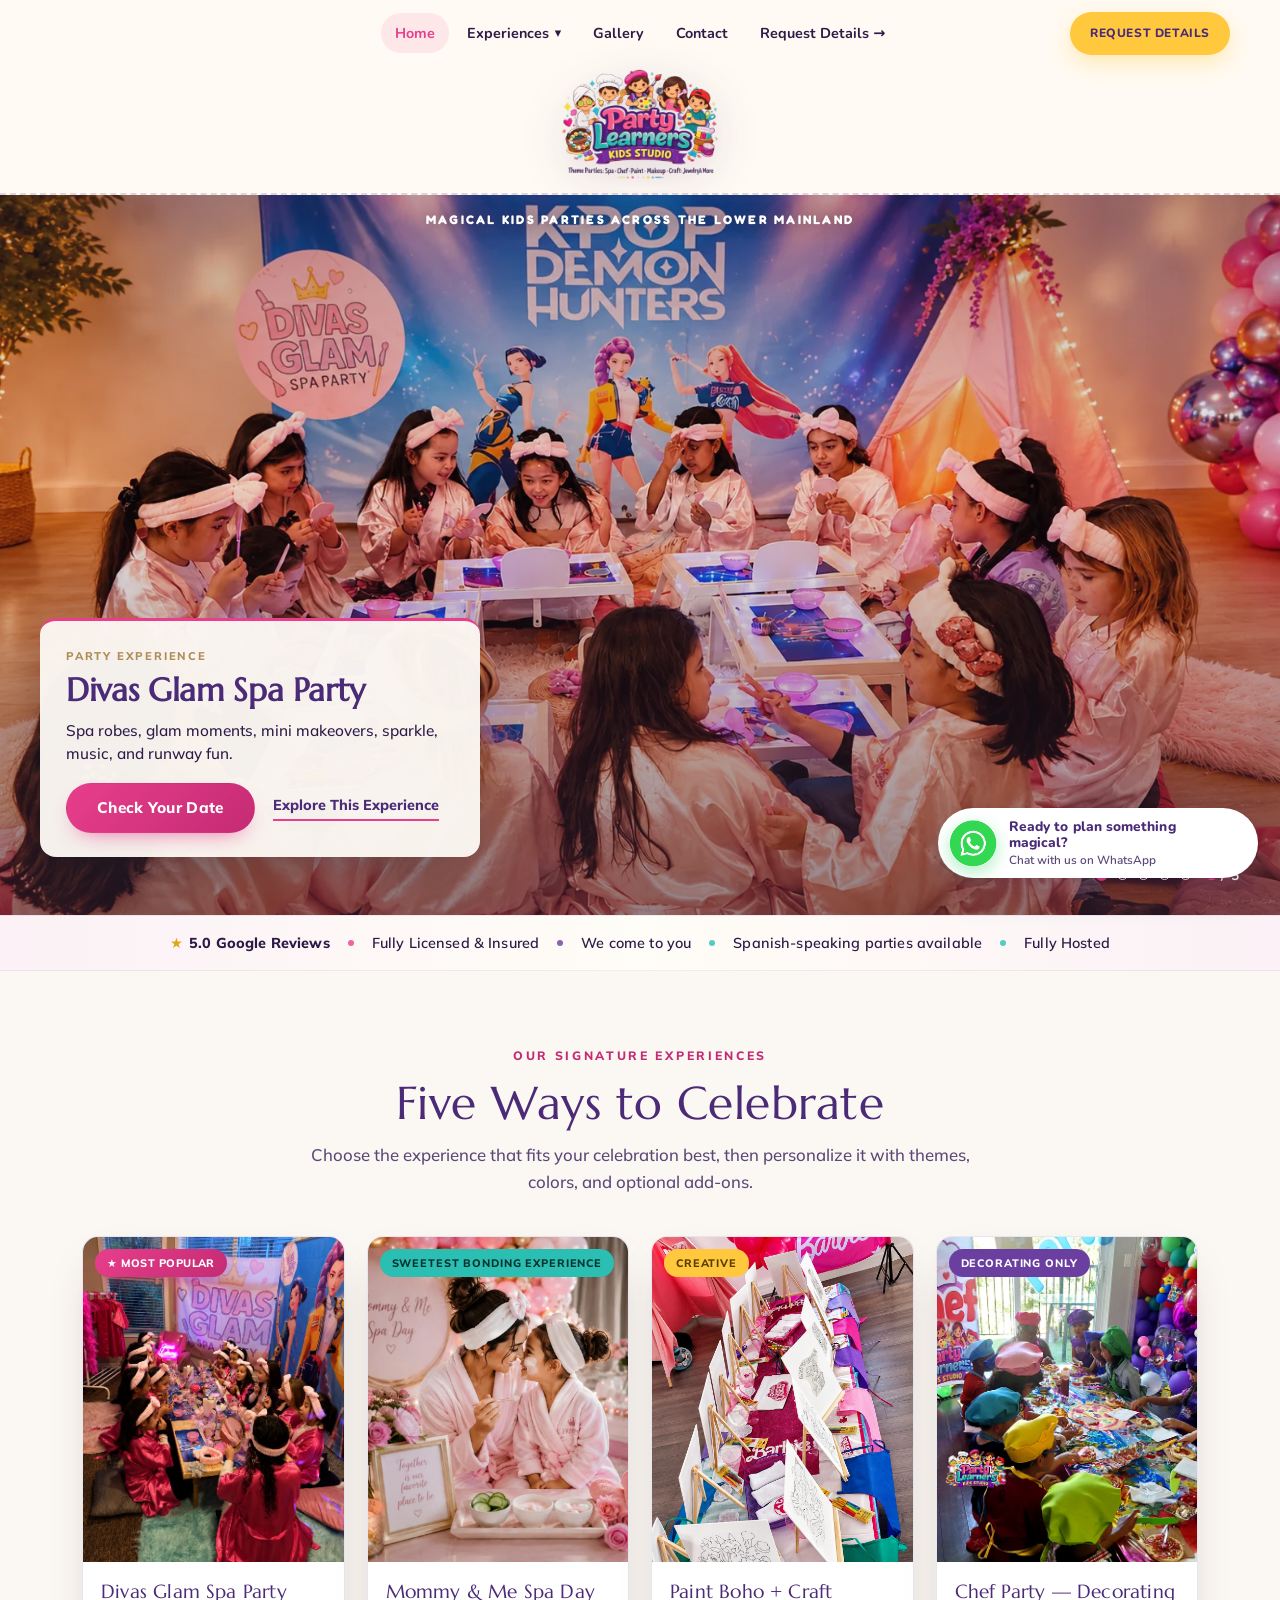
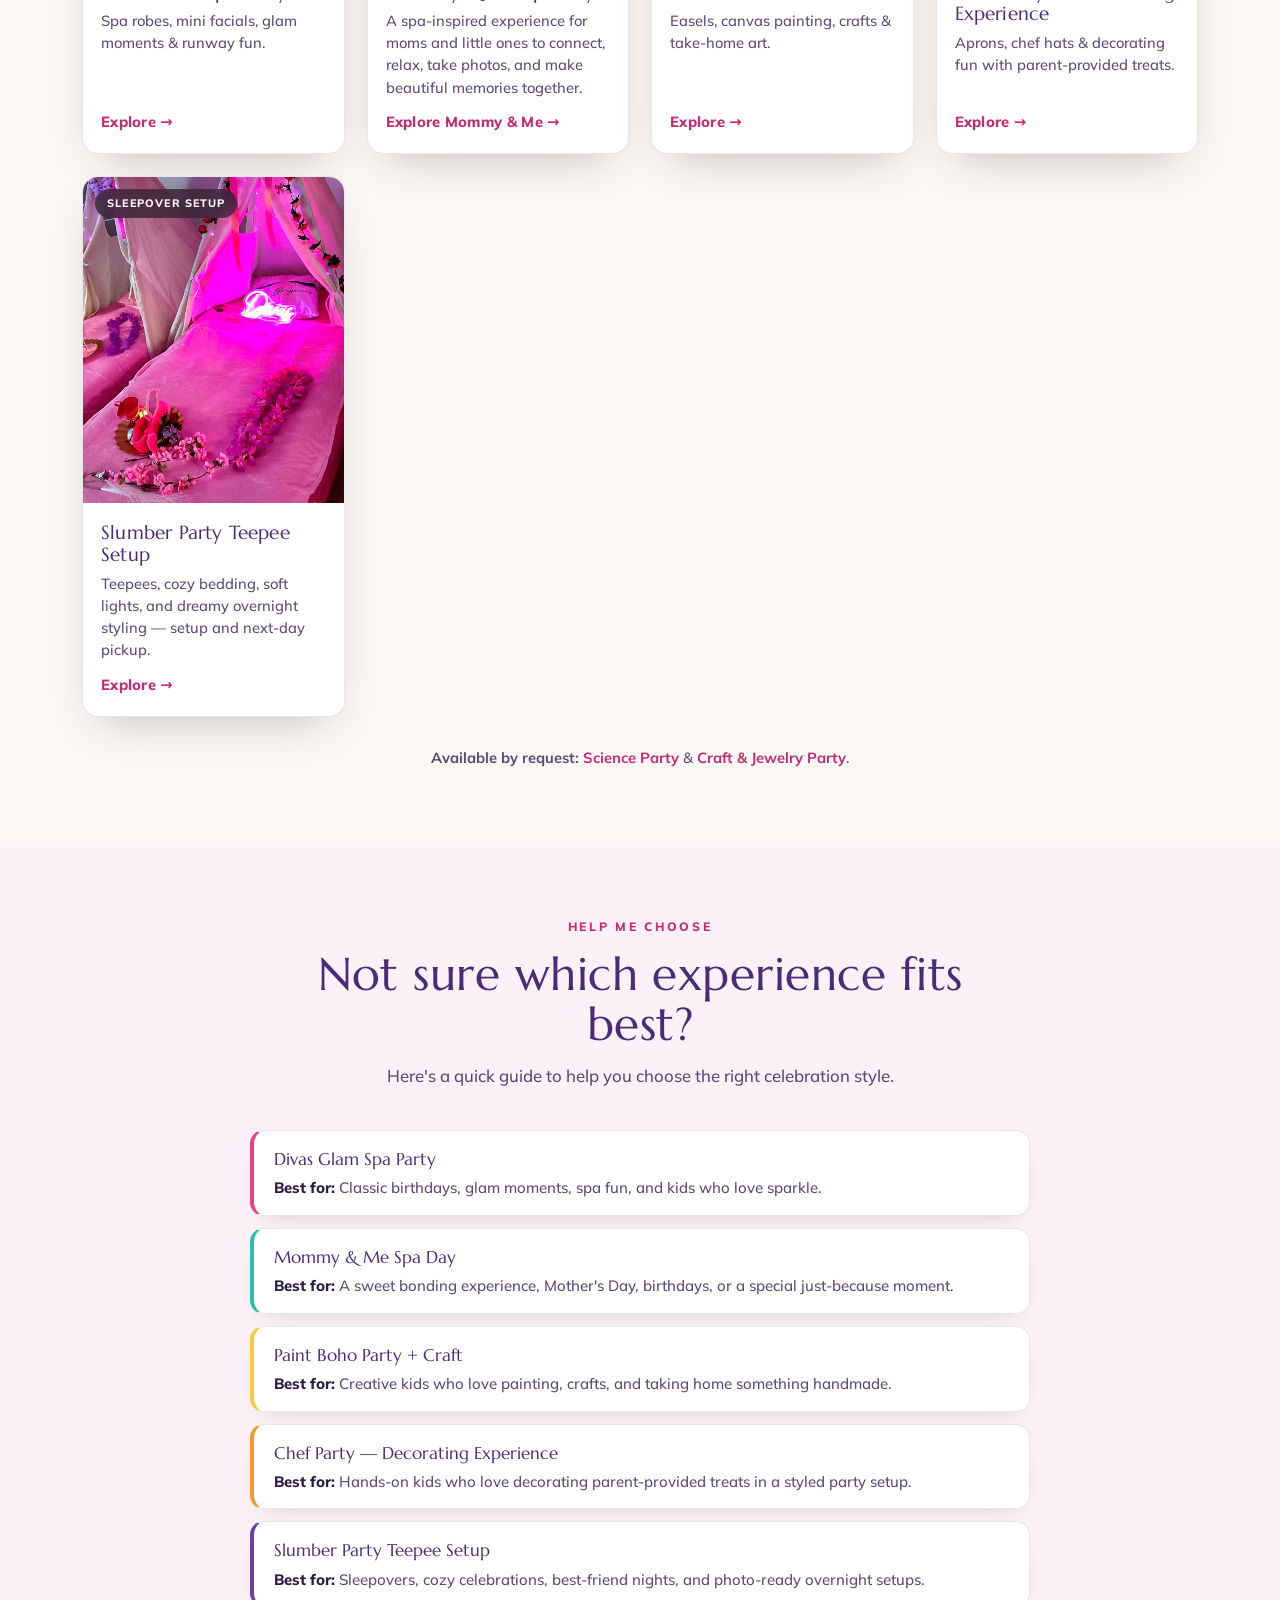
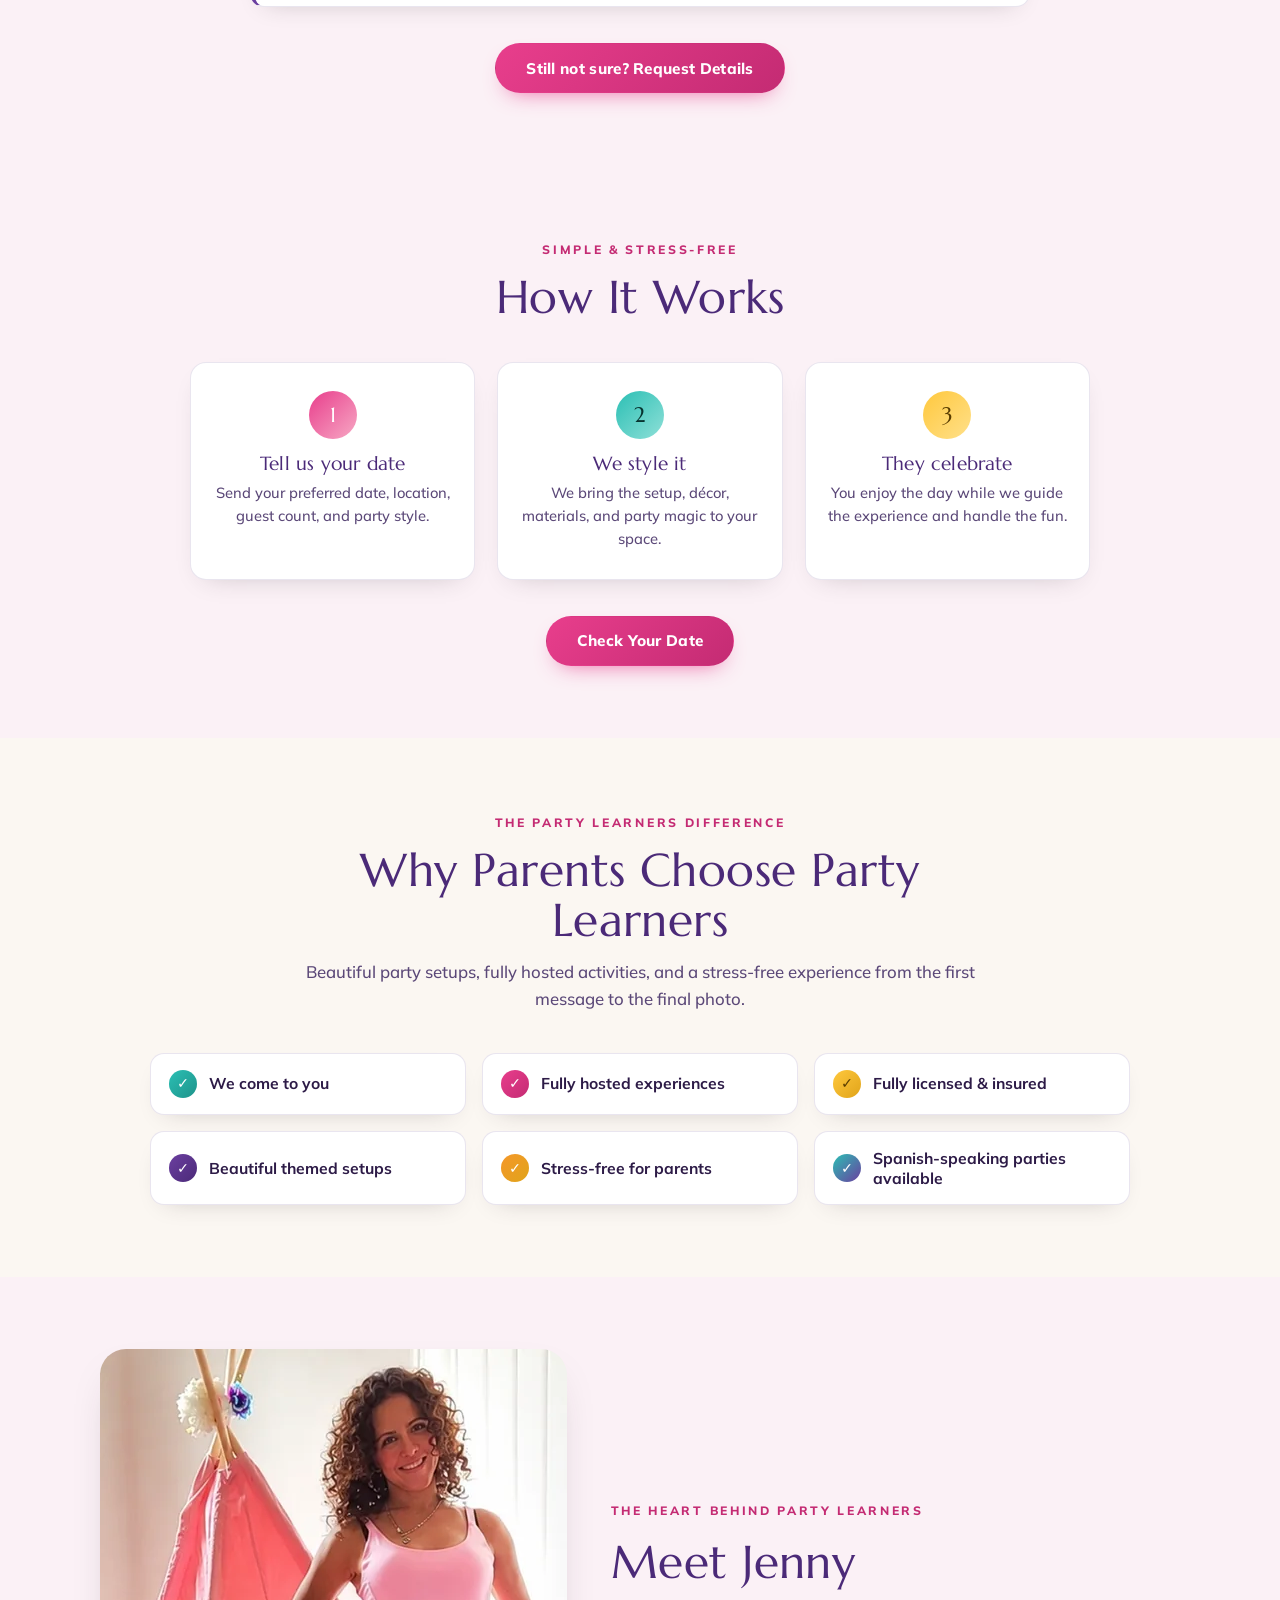
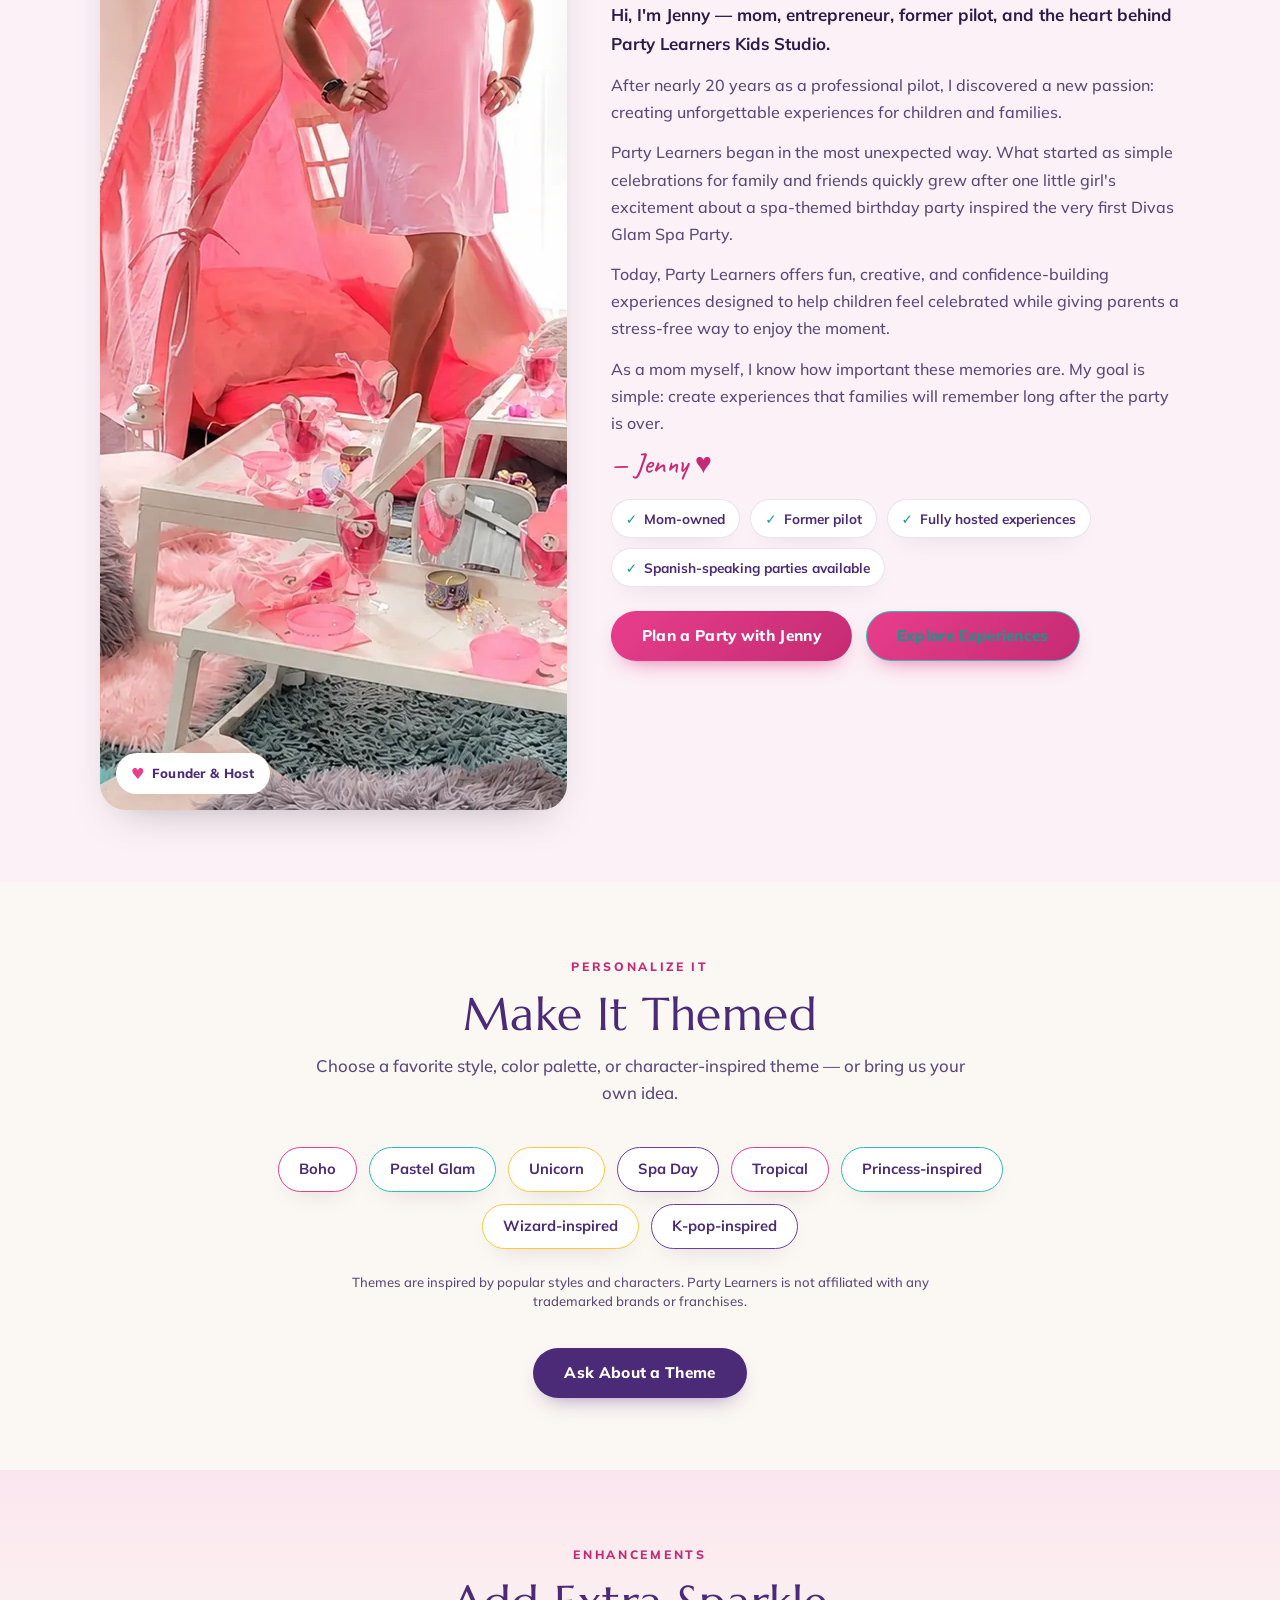
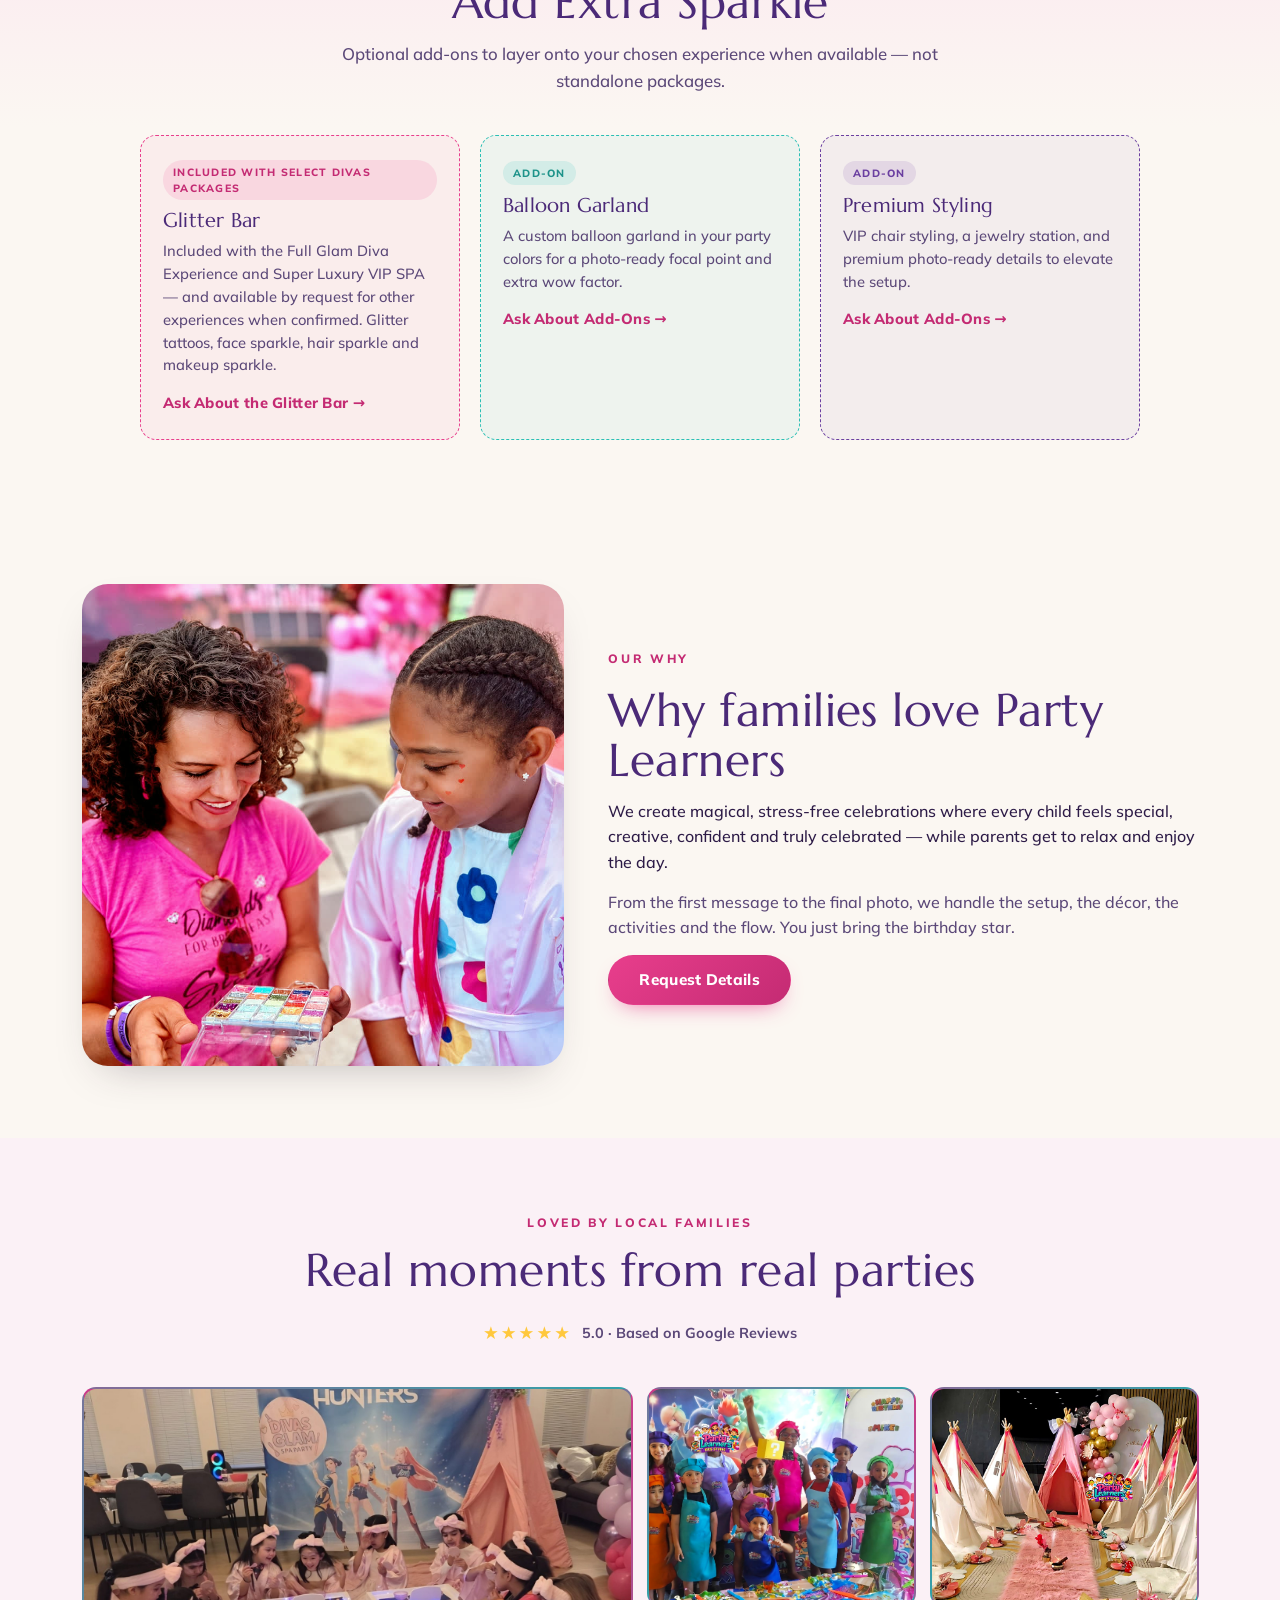
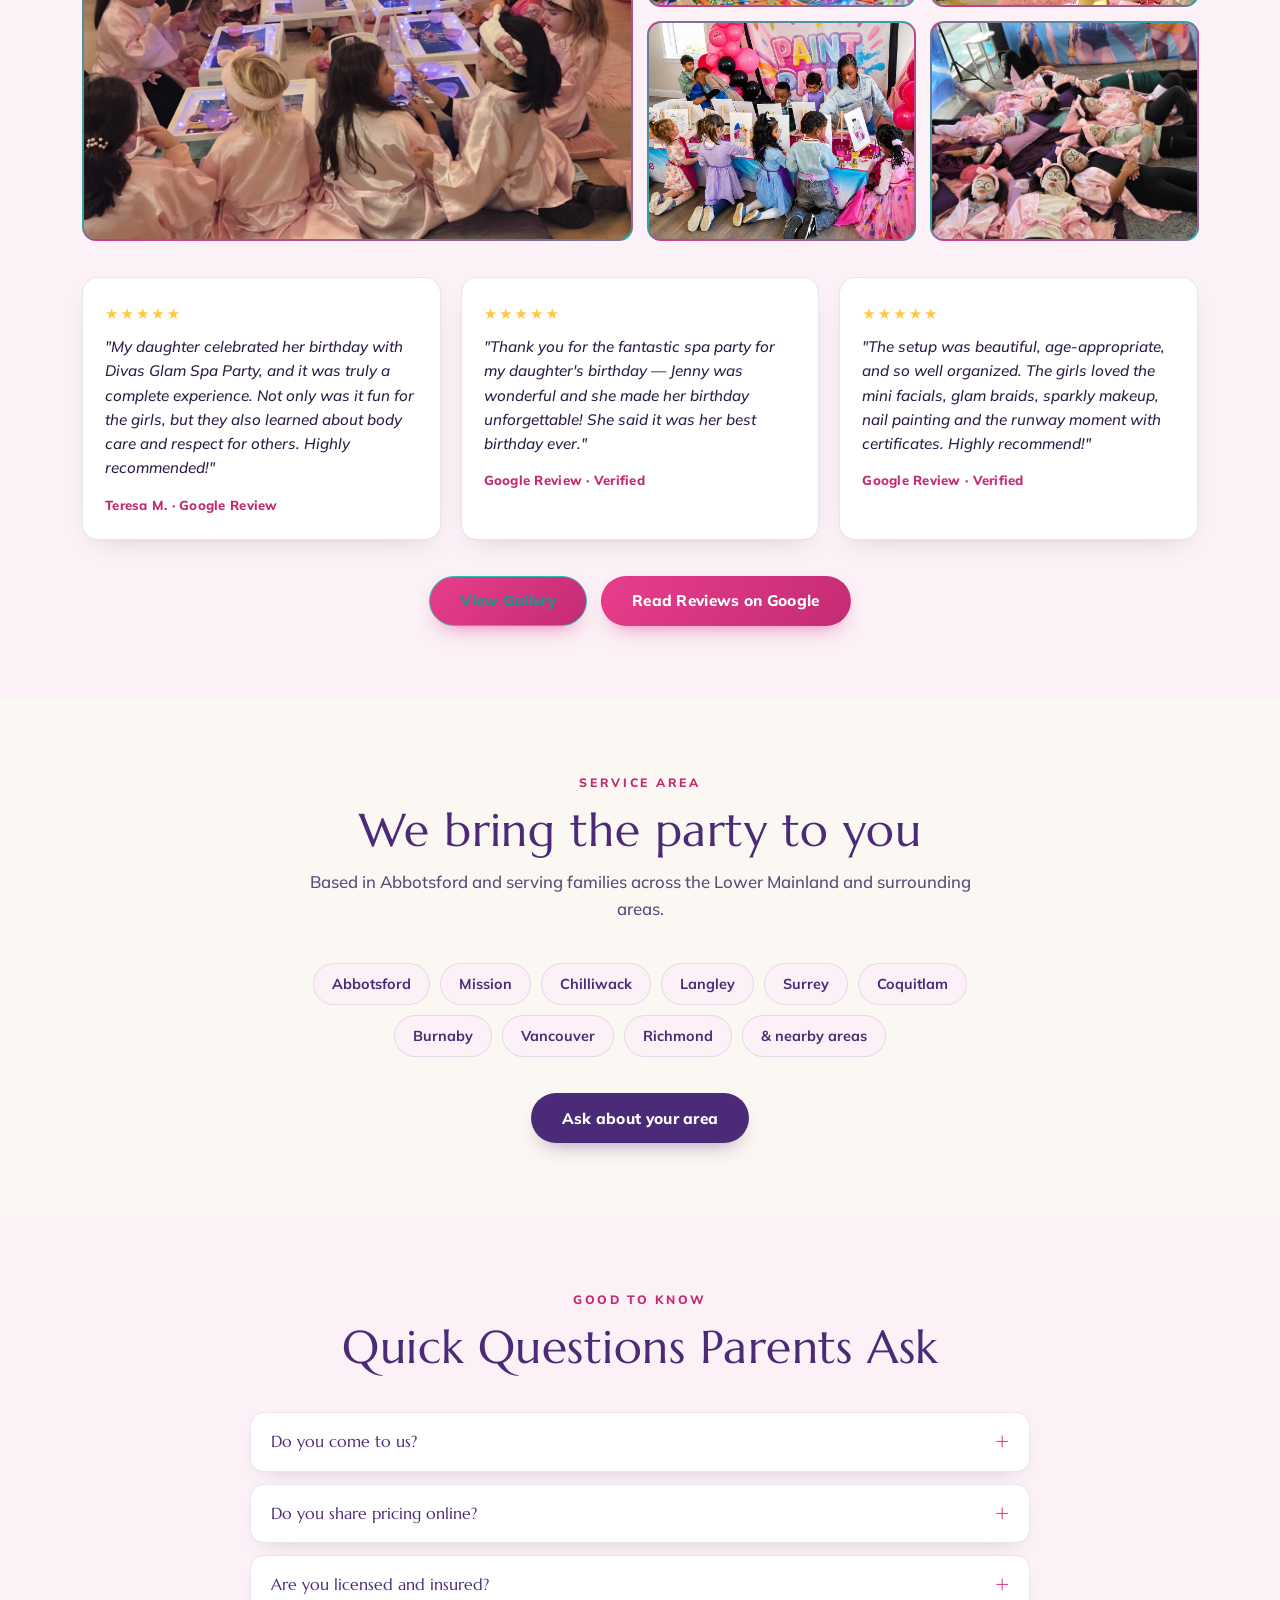
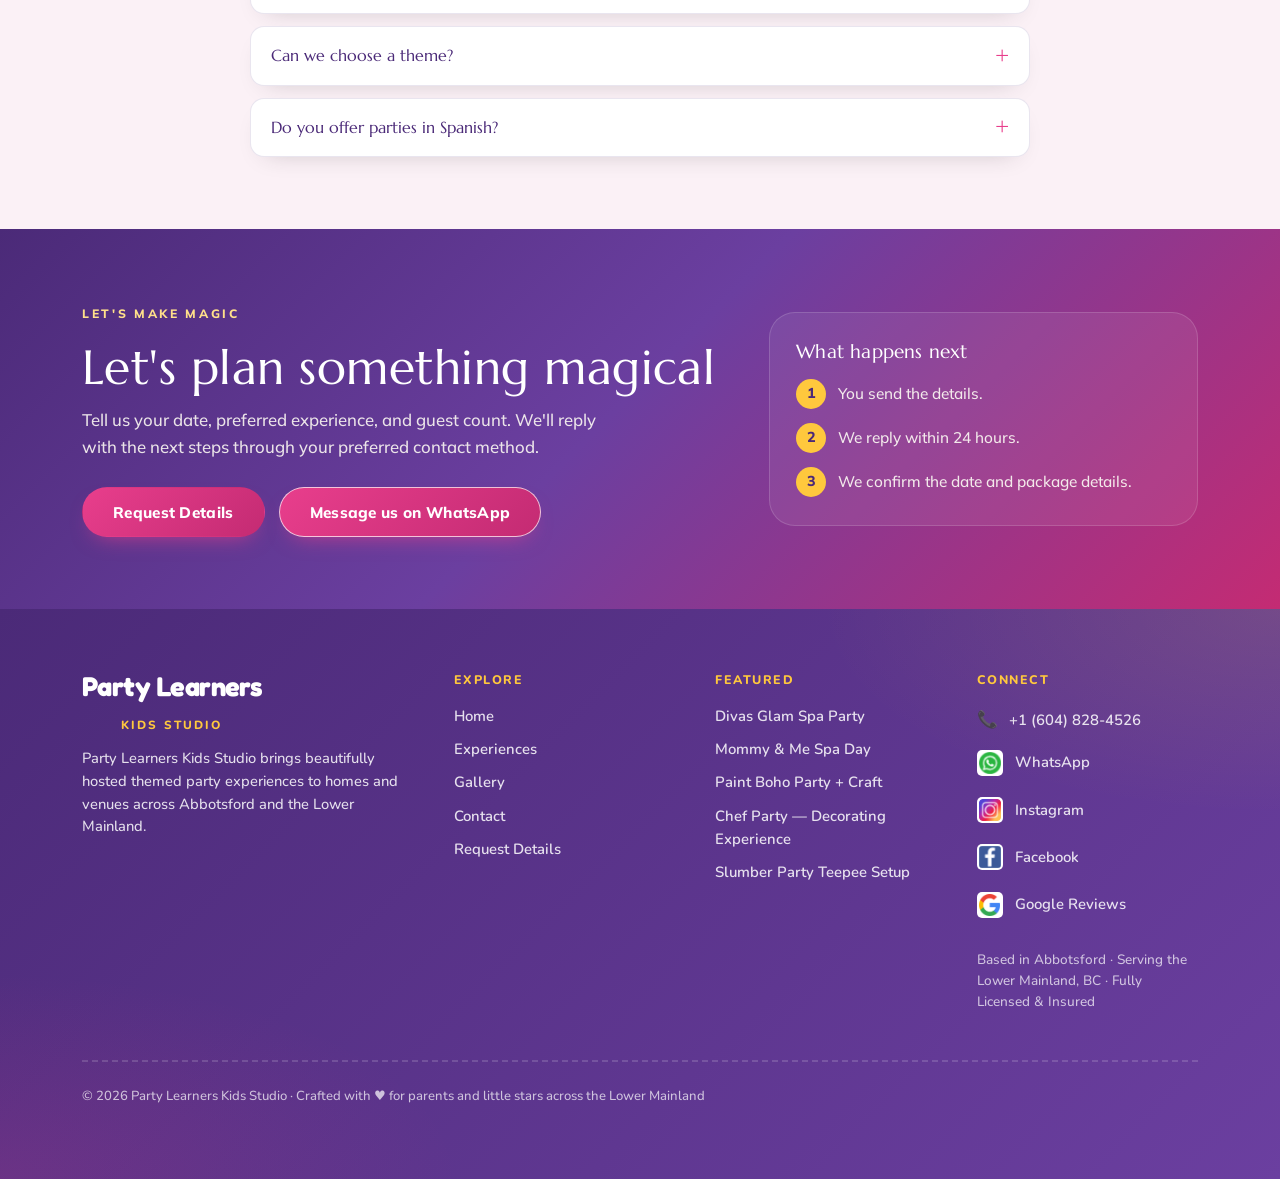
<file: index.html>
<!DOCTYPE html>
<html lang="en">
<head>
  <meta charset="UTF-8" />
  <meta name="viewport" content="width=device-width, initial-scale=1.0" />
  <meta name="google-site-verification" content="KozViu2gSbnnQ-AlrU6OMG0VMJqmVSZ-gSo1bI0Uq8c" />
  <title>Party Learners Kids Studio | Kids Party Experiences in the Lower Mainland</title>
  <meta name="description" content="Magical kids party experiences in Abbotsford, Vancouver and the Lower Mainland — spa parties, paint & craft parties, chef decorating parties, and custom themes brought to your home or venue." />
  <meta name="keywords" content="kids spa party Vancouver, kids paint party Vancouver, kids party Vancouver, kids spa party Lower Mainland, kids spa party Abbotsford, kids spa party Burnaby, kids spa party Surrey, themed birthday parties Vancouver BC, mobile kids party service Lower Mainland, chef decorating party for kids" />

  <!-- Geo-targeting for local SEO -->
  <meta name="geo.region" content="CA-BC" />
  <meta name="geo.placename" content="Abbotsford, Lower Mainland, British Columbia" />
  <meta name="geo.position" content="49.0504;-122.3045" />
  <meta name="ICBM" content="49.0504, -122.3045" />

  <!-- Open Graph / social sharing -->
  <meta property="og:type" content="website" />
  <meta property="og:title" content="Party Learners Kids Studio | Kids Party Experiences in the Lower Mainland" />
  <meta property="og:description" content="Magical kids party experiences in Abbotsford and the Lower Mainland, including spa parties, paint parties, chef decorating parties, and custom themes." />
  <meta property="og:image" content="https://www.partylearners.ca/images/og-party-learners-collage-v3.jpg" />
  <meta property="og:url" content="https://www.partylearners.ca/" />
  <meta property="og:site_name" content="Party Learners Kids Studio" />

  <meta name="twitter:card" content="summary_large_image" />
  <meta name="twitter:title" content="Party Learners Kids Studio | Kids Party Experiences in the Lower Mainland" />
  <meta name="twitter:description" content="Magical kids party experiences in Abbotsford and the Lower Mainland, including spa parties, paint parties, chef decorating parties, and custom themes." />
  <meta name="twitter:image" content="https://www.partylearners.ca/images/og-party-learners-collage-v3.jpg" />

  <link rel="canonical" href="https://www.partylearners.ca/" />

  <!-- LocalBusiness structured data -->
  <script type="application/ld+json">
  {
    "@context": "https://schema.org",
    "@type": "LocalBusiness",
    "name": "Party Learners Kids Studio",
    "description": "Beautifully hosted themed kids party experiences brought to homes and venues across Abbotsford and the Lower Mainland, BC.",
    "url": "https://www.partylearners.ca/",
    "logo": "https://www.partylearners.ca/images/logo-banner.png",
    "image": "https://www.partylearners.ca/images/og-party-learners-collage-v3.jpg",
    "telephone": "+1-604-828-4526",
    "areaServed": [
      { "@type": "City", "name": "Abbotsford" },
      { "@type": "City", "name": "Vancouver" },
      { "@type": "City", "name": "Burnaby" },
      { "@type": "City", "name": "Surrey" },
      { "@type": "City", "name": "Coquitlam" },
      { "@type": "City", "name": "Richmond" },
      { "@type": "City", "name": "Langley" },
      { "@type": "City", "name": "Mission" },
      { "@type": "City", "name": "Chilliwack" },
      { "@type": "AdministrativeArea", "name": "Lower Mainland, British Columbia" }
    ],
    "geo": {
      "@type": "GeoCoordinates",
      "latitude": 49.0504,
      "longitude": -122.3045
    },
    "address": {
      "@type": "PostalAddress",
      "addressLocality": "Abbotsford",
      "addressRegion": "BC",
      "addressCountry": "CA"
    },
    "priceRange": "Contact for pricing",
    "sameAs": [
      "https://www.instagram.com/partylearnersdivas/",
      "https://www.facebook.com/profile.php?id=61575817507492",
      "https://share.google/UC2ASsx1LRt7J7YGp"
    ],
    "makesOffer": [
      { "@type": "Offer", "name": "Divas Glam Spa Party", "url": "https://www.partylearners.ca/divas-glam-spa-party.html" },
      { "@type": "Offer", "name": "Paint Boho Party + Craft", "url": "https://www.partylearners.ca/paint-boho-party.html" },
      { "@type": "Offer", "name": "Chef Party — Decorating Experience", "url": "https://www.partylearners.ca/chef-party.html" },
      { "@type": "Offer", "name": "Slumber Party Teepee Setup", "url": "https://www.partylearners.ca/slumber-party-teepee-setup.html" },
      { "@type": "Offer", "name": "Mommy & Me Spa Day", "url": "https://www.partylearners.ca/mommy-and-me-spa-day.html" }
    ]
  }
  </script>

  <link rel="preconnect" href="https://fonts.googleapis.com" />
  <link rel="preconnect" href="https://fonts.gstatic.com" crossorigin />
  <link href="https://fonts.googleapis.com/css2?family=Fredoka:wght@400;500;600;700&family=Nunito:wght@500;600;700;800&family=Caveat:wght@700&family=Playfair+Display:ital,wght@1,500;1,600;1,700&family=Marcellus&family=Cormorant+Garamond:wght@500;600;700&family=Mulish:wght@400;500;600;700;800&display=swap" rel="stylesheet" />
  <link rel="preload" as="image" href="images/logo-banner.png" />
  <link rel="preload" as="image" href="images/divas-glam-spa-hero.webp" type="image/webp" />
  <link rel="stylesheet" href="css/style.css?v=68" />
  <link rel="stylesheet" href="css/home-v2.css?v=70" />
  <link rel="icon" href="images/logo.jpeg" />
</head>
<body class="home-v2">

<!-- ============== HEADER (Sprint 1 — stable, no flicker) ============== -->
<header class="site-header">
  <div class="container nav-wrap">
    <a href="index.html" class="brand" aria-label="Party Learners Kids Studio home">
      <img src="images/logo-banner.png" alt="Party Learners Kids Studio" class="brand-logo" width="800" height="537" decoding="async" fetchpriority="high" />
    </a>

    <nav>
      <ul class="nav-links" id="primary-menu">
        <li><a href="index.html">Home</a></li>
        <li class="has-submenu">
          <button type="button" class="submenu-toggle" aria-haspopup="true" aria-expanded="false" aria-controls="submenu-experiences">Experiences <span class="submenu-caret" aria-hidden="true">▾</span></button>
          <ul class="submenu" id="submenu-experiences" role="menu">
            <li role="none"><a role="menuitem" href="experiences.html">All Experiences (Compare)</a></li>
            <li role="none"><a role="menuitem" href="divas-glam-spa-party.html">Divas Glam Spa Party</a></li>
            <li role="none"><a role="menuitem" href="mommy-and-me-spa-day.html">Mommy &amp; Me Spa Day</a></li>
            <li role="none"><a role="menuitem" href="paint-boho-party.html">Paint Boho Party + Craft</a></li>
            <li role="none"><a role="menuitem" href="chef-party.html">Chef Party — Decorating Experience</a></li>
            <li role="none"><a role="menuitem" href="slumber-party-teepee-setup.html">Slumber Party Teepee Setup</a></li>
            <li role="none"><a role="menuitem" href="experiences.html#coming-soon">Science Party — Available by Request</a></li>
            <li role="none"><a role="menuitem" href="experiences.html#coming-soon">Craft &amp; Jewelry Party — Available by Request</a></li>
          </ul>
        </li>
        <li><a href="gallery.html">Gallery</a></li>
        <li><a href="contact.html">Contact</a></li>
        <li><a href="contact.html" class="menu-cta">Request Details →</a></li>
      </ul>
    </nav>

    <div class="nav-cta">
      <a href="contact.html" class="btn btn-primary btn-sm">Request Details</a>
      <button class="nav-toggle" aria-label="Toggle menu" aria-expanded="false" aria-controls="primary-menu">
        <span></span>
      </button>
    </div>
  </div>
</header>

<!-- ============== 2. FULL-BLEED HERO CAROUSEL (image + info panel) ============== -->
<section class="hx-hero" aria-label="Featured party experiences" data-autoplay="6500">
  <h1 class="hx-hero__brand">Magical kids parties across the Lower Mainland</h1>

  <div class="hx-hero__viewport">
    <!-- Slide 1 — Divas Glam Spa Party -->
    <article class="hx-slide is-active">
      <div class="hx-slide__media">
        <picture>
          <source type="image/webp" srcset="images/divas-glam-spa-hero.webp" />
          <img src="images/divas-glam-spa-hero.jpg" alt="Girls in pink spa robes around light-up activity tables at a Divas Glam Spa Party with a K-pop-inspired backdrop and balloon décor" loading="eager" fetchpriority="high" decoding="async" width="1774" height="887" />
        </picture>
      </div>
      <div class="hx-slide__panel">
        <span class="hx-slide__label">Party Experience</span>
        <h2 class="hx-slide__title">Divas Glam Spa Party</h2>
        <p class="hx-slide__desc">Spa robes, glam moments, mini makeovers, sparkle, music, and runway fun.</p>
        <div class="hx-slide__actions">
          <a href="contact.html" class="pv-btn">Check Your Date</a>
          <a href="divas-glam-spa-party.html" class="hx-slide__secondary">Explore This Experience</a>
        </div>
      </div>
    </article>

    <!-- Slide 2 — Mommy & Me Spa Day -->
    <article class="hx-slide">
      <div class="hx-slide__media">
        <picture>
          <source type="image/webp" srcset="images/mommy-and-me-hero.webp" />
          <img src="images/mommy-and-me-hero.jpg" alt="A mom applying a gentle spa mask for her daughter at a Mommy &amp; Me Spa Day" loading="lazy" decoding="async" width="1536" height="1024" />
        </picture>
      </div>
      <div class="hx-slide__panel">
        <span class="hx-slide__label">Signature Experience</span>
        <h2 class="hx-slide__title">Mommy &amp; Me Spa Day</h2>
        <p class="hx-slide__desc">A sweet spa-inspired bonding experience for moms and their little ones, designed for connection, photos, and beautiful memories.</p>
        <div class="hx-slide__actions">
          <a href="contact.html" class="pv-btn">Check Your Date</a>
          <a href="mommy-and-me-spa-day.html" class="hx-slide__secondary">Explore This Experience</a>
        </div>
      </div>
    </article>

    <!-- Slide 3 — Paint Boho + Craft -->
    <article class="hx-slide">
      <div class="hx-slide__media">
        <picture>
          <source type="image/webp" srcset="images/paint-boho-kids-painting-pink.webp" />
          <img src="images/paint-boho-kids-painting-pink.jpg" alt="Kids painting at easels at a Paint Boho Party + Craft" loading="lazy" decoding="async" width="1400" height="787" />
        </picture>
      </div>
      <div class="hx-slide__panel">
        <span class="hx-slide__label">Party Experience</span>
        <h2 class="hx-slide__title">Paint Boho + Craft</h2>
        <p class="hx-slide__desc">Easels, canvas painting, creative crafts, and take-home art.</p>
        <div class="hx-slide__actions">
          <a href="contact.html" class="pv-btn">Check Your Date</a>
          <a href="paint-boho-party.html" class="hx-slide__secondary">Explore This Experience</a>
        </div>
      </div>
    </article>

    <!-- Slide 4 — Chef Party (decorating-only) -->
    <article class="hx-slide">
      <div class="hx-slide__media">
        <picture>
          <source type="image/webp" srcset="images/chef-party-group-colorful-aprons.webp?v=2" />
          <img src="images/chef-party-group-colorful-aprons.jpg?v=2" alt="Kids in chef hats and aprons decorating treats at a Chef Party — Decorating Experience" loading="lazy" decoding="async" width="2048" height="1164" />
        </picture>
      </div>
      <div class="hx-slide__panel">
        <span class="hx-slide__label">Party Experience</span>
        <h2 class="hx-slide__title">Chef Party — Decorating Experience</h2>
        <p class="hx-slide__desc">Chef hats, aprons, and decorating fun with parent-provided treats.</p>
        <div class="hx-slide__actions">
          <a href="contact.html" class="pv-btn">Check Your Date</a>
          <a href="chef-party.html" class="hx-slide__secondary">Explore This Experience</a>
        </div>
      </div>
    </article>

    <!-- Slide 5 — Slumber Party Teepee Setup -->
    <article class="hx-slide">
      <div class="hx-slide__media">
        <picture>
          <source type="image/webp" srcset="images/luxury-slumber-wide-pink-window.webp?v=2" />
          <img src="images/luxury-slumber-wide-pink-window.jpg?v=2" alt="Slumber Party Teepee Setup with teepees, cozy bedding and soft lighting" loading="lazy" decoding="async" width="1984" height="996" />
        </picture>
      </div>
      <div class="hx-slide__panel">
        <span class="hx-slide__label">Party Experience</span>
        <h2 class="hx-slide__title">Slumber Party Teepee Setup</h2>
        <p class="hx-slide__desc">A cozy overnight teepee setup with mattresses, sheets, blankets, pillows, themed styling, and soft lights — setup and next-day pickup included.</p>
        <div class="hx-slide__actions">
          <a href="contact.html" class="pv-btn">Check Your Date</a>
          <a href="slumber-party-teepee-setup.html" class="hx-slide__secondary">Explore This Experience</a>
        </div>
      </div>
    </article>
  </div>

  <div class="hx-hero__controls">
    <div class="hx-hero__dots" role="tablist" aria-label="Choose a featured experience">
      <button class="hx-dot is-active" type="button" role="tab" aria-label="Divas Glam Spa Party" aria-selected="true"></button>
      <button class="hx-dot" type="button" role="tab" aria-label="Mommy &amp; Me Spa Day" aria-selected="false"></button>
      <button class="hx-dot" type="button" role="tab" aria-label="Paint Boho + Craft" aria-selected="false"></button>
      <button class="hx-dot" type="button" role="tab" aria-label="Chef Party — Decorating Experience" aria-selected="false"></button>
      <button class="hx-dot" type="button" role="tab" aria-label="Slumber Party Teepee Setup" aria-selected="false"></button>
    </div>
    <span class="hx-hero__count" aria-hidden="true"><b>1</b> / 5</span>
  </div>
</section>

<!-- ============== 3. TRUST STRIP ============== -->
<div class="hx-trust" aria-label="Why parents choose Party Learners">
  <div class="container hx-trust__inner">
    <span class="hx-trust__item is-stars"><span class="hx-trust__star" aria-hidden="true">★</span>5.0 Google Reviews</span>
    <span class="hx-trust__sep" aria-hidden="true"></span>
    <span class="hx-trust__item">Fully Licensed &amp; Insured</span>
    <span class="hx-trust__sep" aria-hidden="true"></span>
    <span class="hx-trust__item">We come to you</span>
    <span class="hx-trust__sep hx-hide-sm" aria-hidden="true"></span>
    <span class="hx-trust__item hx-hide-sm">Spanish-speaking parties available</span>
    <span class="hx-trust__sep hx-hide-sm" aria-hidden="true"></span>
    <span class="hx-trust__item hx-hide-sm">Fully Hosted</span>
  </div>
</div>

<!-- ============== 4. CORE EXPERIENCES GRID ============== -->
<section class="hx-section" id="experiences">
  <div class="container">
    <header class="hx-head">
      <span class="hx-eyebrow">our signature experiences</span>
      <h2 class="hx-h2">Five Ways to Celebrate</h2>
      <p class="hx-lead">Choose the experience that fits your celebration best, then personalize it with themes, colors, and optional add-ons.</p>
    </header>

    <div class="hx-exp-grid">
      <article class="pv-card hx-exp">
        <div class="hx-exp__media">
          <span class="pv-badge pv-badge--popular">★ Most Popular</span>
          <picture>
            <source type="image/webp" srcset="images/divas-glam-group-good-vibes.webp" />
            <img src="images/divas-glam-group-good-vibes.jpg" alt="Group of girls in colorful spa robes celebrating a Divas Glam Spa Party" loading="lazy" decoding="async" width="1122" height="1402" />
          </picture>
        </div>
        <div class="hx-exp__body">
          <h3 class="hx-exp__title">Divas Glam Spa Party</h3>
          <p class="hx-exp__copy">Spa robes, mini facials, glam moments &amp; runway fun.</p>
          <a href="divas-glam-spa-party.html" class="pv-link">Explore →</a>
        </div>
      </article>

      <article class="pv-card hx-exp">
        <div class="hx-exp__media">
          <span class="pv-badge">Sweetest Bonding Experience</span>
          <picture>
            <source type="image/webp" srcset="images/mommy-and-me-together.webp" />
            <img src="images/mommy-and-me-together.jpg" alt="A mom and her little one touching noses in matching robes at a Mommy &amp; Me Spa Day" loading="lazy" decoding="async" width="859" height="1004" />
          </picture>
        </div>
        <div class="hx-exp__body">
          <h3 class="hx-exp__title">Mommy &amp; Me Spa Day</h3>
          <p class="hx-exp__copy">A spa-inspired experience for moms and little ones to connect, relax, take photos, and make beautiful memories together.</p>
          <a href="mommy-and-me-spa-day.html" class="pv-link">Explore Mommy &amp; Me →</a>
        </div>
      </article>

      <article class="pv-card hx-exp">
        <div class="hx-exp__media">
          <span class="pv-badge">Creative</span>
          <picture>
            <source type="image/webp" srcset="images/paint-boho-barbie-table.webp" />
            <img src="images/paint-boho-barbie-table.jpg" alt="Paint Boho Party + Craft styled table with easels, canvases and paint kits" loading="lazy" decoding="async" width="1024" height="1536" />
          </picture>
        </div>
        <div class="hx-exp__body">
          <h3 class="hx-exp__title">Paint Boho + Craft</h3>
          <p class="hx-exp__copy">Easels, canvas painting, crafts &amp; take-home art.</p>
          <a href="paint-boho-party.html" class="pv-link">Explore →</a>
        </div>
      </article>

      <article class="pv-card hx-exp">
        <div class="hx-exp__media">
          <span class="pv-badge">Decorating Only</span>
          <picture>
            <source type="image/webp" srcset="images/chef-party-kids-decorating-wide.webp" />
            <img src="images/chef-party-kids-decorating-wide.jpg" alt="Kids in chef hats and aprons decorating their mini pizzas at a Chef Party — Decorating Experience" loading="lazy" decoding="async" width="1080" height="1474" />
          </picture>
        </div>
        <div class="hx-exp__body">
          <h3 class="hx-exp__title">Chef Party — Decorating Experience</h3>
          <p class="hx-exp__copy">Aprons, chef hats &amp; decorating fun with parent-provided treats.</p>
          <a href="chef-party.html" class="pv-link">Explore →</a>
        </div>
      </article>

      <article class="pv-card hx-exp">
        <div class="hx-exp__media">
          <span class="pv-badge">Sleepover Setup</span>
          <picture>
            <source type="image/webp" srcset="images/luxury-slumber-divas-neon-teepee.webp" />
            <img src="images/luxury-slumber-divas-neon-teepee.jpg" alt="Slumber Party Teepee Setup with a cozy teepee, bedding, flower garlands and ambient lighting" loading="lazy" decoding="async" width="970" height="2048" />
          </picture>
        </div>
        <div class="hx-exp__body">
          <h3 class="hx-exp__title">Slumber Party Teepee Setup</h3>
          <p class="hx-exp__copy">Teepees, cozy bedding, soft lights, and dreamy overnight styling — setup and next-day pickup.</p>
          <a href="slumber-party-teepee-setup.html" class="pv-link">Explore →</a>
        </div>
      </article>
    </div>

    <p class="hx-byrequest"><strong>Available by request:</strong> <a href="contact.html">Science Party</a> &amp; <a href="contact.html">Craft &amp; Jewelry Party</a>.</p>
  </div>
</section>

<!-- ============== 4B. DECISION HELPER (Perfect For) ============== -->
<section class="hx-section hx-section--soft">
  <div class="container">
    <header class="hx-head">
      <span class="hx-eyebrow">help me choose</span>
      <h2 class="hx-h2">Not sure which experience fits best?</h2>
      <p class="hx-lead">Here's a quick guide to help you choose the right celebration style.</p>
    </header>

    <div class="hx-pick">
      <div class="hx-pick__row">
        <span class="hx-pick__name">Divas Glam Spa Party</span>
        <span class="hx-pick__for"><strong>Best for:</strong> Classic birthdays, glam moments, spa fun, and kids who love sparkle.</span>
      </div>
      <div class="hx-pick__row">
        <span class="hx-pick__name">Mommy &amp; Me Spa Day</span>
        <span class="hx-pick__for"><strong>Best for:</strong> A sweet bonding experience, Mother's Day, birthdays, or a special just-because moment.</span>
      </div>
      <div class="hx-pick__row">
        <span class="hx-pick__name">Paint Boho Party + Craft</span>
        <span class="hx-pick__for"><strong>Best for:</strong> Creative kids who love painting, crafts, and taking home something handmade.</span>
      </div>
      <div class="hx-pick__row">
        <span class="hx-pick__name">Chef Party — Decorating Experience</span>
        <span class="hx-pick__for"><strong>Best for:</strong> Hands-on kids who love decorating parent-provided treats in a styled party setup.</span>
      </div>
      <div class="hx-pick__row">
        <span class="hx-pick__name">Slumber Party Teepee Setup</span>
        <span class="hx-pick__for"><strong>Best for:</strong> Sleepovers, cozy celebrations, best-friend nights, and photo-ready overnight setups.</span>
      </div>
    </div>

    <div class="hx-center">
      <a href="contact.html" class="pv-btn">Still not sure? Request Details</a>
    </div>
  </div>
</section>

<!-- ============== 5. HOW IT WORKS ============== -->
<section class="hx-section hx-section--soft">
  <div class="container">
    <header class="hx-head">
      <span class="hx-eyebrow">simple &amp; stress-free</span>
      <h2 class="hx-h2">How It Works</h2>
    </header>

    <div class="hx-steps">
      <div class="hx-step">
        <span class="hx-step__num">1</span>
        <h3 class="hx-step__title">Tell us your date</h3>
        <p>Send your preferred date, location, guest count, and party style.</p>
      </div>
      <div class="hx-step">
        <span class="hx-step__num">2</span>
        <h3 class="hx-step__title">We style it</h3>
        <p>We bring the setup, décor, materials, and party magic to your space.</p>
      </div>
      <div class="hx-step">
        <span class="hx-step__num">3</span>
        <h3 class="hx-step__title">They celebrate</h3>
        <p>You enjoy the day while we guide the experience and handle the fun.</p>
      </div>
    </div>

    <div class="hx-center">
      <a href="contact.html" class="pv-btn">Check Your Date</a>
    </div>
  </div>
</section>

<!-- ============== 5B. WHY PARENTS CHOOSE ============== -->
<section class="hx-section">
  <div class="container">
    <header class="hx-head">
      <span class="hx-eyebrow">the party learners difference</span>
      <h2 class="hx-h2">Why Parents Choose Party Learners</h2>
      <p class="hx-lead">Beautiful party setups, fully hosted activities, and a stress-free experience from the first message to the final photo.</p>
    </header>

    <div class="hx-vals">
      <div class="hx-val"><span class="hx-val__check" aria-hidden="true">✓</span><span class="hx-val__text">We come to you</span></div>
      <div class="hx-val"><span class="hx-val__check" aria-hidden="true">✓</span><span class="hx-val__text">Fully hosted experiences</span></div>
      <div class="hx-val"><span class="hx-val__check" aria-hidden="true">✓</span><span class="hx-val__text">Fully licensed &amp; insured</span></div>
      <div class="hx-val"><span class="hx-val__check" aria-hidden="true">✓</span><span class="hx-val__text">Beautiful themed setups</span></div>
      <div class="hx-val"><span class="hx-val__check" aria-hidden="true">✓</span><span class="hx-val__text">Stress-free for parents</span></div>
      <div class="hx-val"><span class="hx-val__check" aria-hidden="true">✓</span><span class="hx-val__text">Spanish-speaking parties available</span></div>
    </div>
  </div>
</section>

<!-- ============== 5C. MEET JENNY (founder trust section) ============== -->
<section class="hx-section hx-section--soft" id="meet-jenny">
  <div class="container">
    <div class="hx-meet">
      <div class="hx-meet__media">
        <picture>
          <source type="image/webp" srcset="images/meet-jenny.webp" />
          <img src="images/meet-jenny.jpg" alt="Jenny, founder of Party Learners Kids Studio, standing in a pink themed kids spa party setup." loading="lazy" decoding="async" width="1200" height="1061" />
        </picture>
        <span class="hx-meet__badge">Founder &amp; Host</span>
      </div>
      <div class="hx-meet__body">
        <span class="hx-eyebrow">the heart behind Party Learners</span>
        <h2 class="hx-h2">Meet Jenny</h2>
        <div class="hx-meet__bio">
          <p>Hi, I'm Jenny — mom, entrepreneur, former pilot, and the heart behind Party Learners Kids Studio.</p>
          <p>After nearly 20 years as a professional pilot, I discovered a new passion: creating unforgettable experiences for children and families.</p>
          <p>Party Learners began in the most unexpected way. What started as simple celebrations for family and friends quickly grew after one little girl's excitement about a spa-themed birthday party inspired the very first Divas Glam Spa Party.</p>
          <p>Today, Party Learners offers fun, creative, and confidence-building experiences designed to help children feel celebrated while giving parents a stress-free way to enjoy the moment.</p>
          <p>As a mom myself, I know how important these memories are. My goal is simple: create experiences that families will remember long after the party is over.</p>
        </div>
        <p class="hx-meet__signature">— Jenny ♥</p>
        <ul class="hx-meet__tags" aria-label="About Jenny">
          <li class="hx-meet__tag">Mom-owned</li>
          <li class="hx-meet__tag">Former pilot</li>
          <li class="hx-meet__tag">Fully hosted experiences</li>
          <li class="hx-meet__tag">Spanish-speaking parties available</li>
        </ul>
        <div class="hx-meet__actions">
          <a href="contact.html" class="pv-btn">Plan a Party with Jenny</a>
          <a href="experiences.html" class="pv-btn pv-btn--ghost-plum">Explore Experiences</a>
        </div>
      </div>
    </div>
  </div>
</section>

<!-- ============== 6. MAKE IT THEMED ============== -->
<section class="hx-section">
  <div class="container">
    <header class="hx-head">
      <span class="hx-eyebrow">personalize it</span>
      <h2 class="hx-h2">Make It Themed</h2>
      <p class="hx-lead">Choose a favorite style, color palette, or character-inspired theme — or bring us your own idea.</p>
    </header>

    <div class="hx-chips" role="list">
      <span class="hx-chip" role="listitem">Boho</span>
      <span class="hx-chip" role="listitem">Pastel Glam</span>
      <span class="hx-chip" role="listitem">Unicorn</span>
      <span class="hx-chip" role="listitem">Spa Day</span>
      <span class="hx-chip" role="listitem">Tropical</span>
      <span class="hx-chip" role="listitem">Princess-inspired</span>
      <span class="hx-chip" role="listitem">Wizard-inspired</span>
      <span class="hx-chip" role="listitem">K-pop-inspired</span>
    </div>

    <p class="hx-disclaimer">Themes are inspired by popular styles and characters. Party Learners is not affiliated with any trademarked brands or franchises.</p>

    <div class="hx-center">
      <a href="contact.html" class="pv-btn pv-btn--plum">Ask About a Theme</a>
    </div>
  </div>
</section>

<!-- ============== 7. PREMIUM ADD-ONS (subordinate to core experiences) ============== -->
<section class="hx-section hx-section--cream" id="add-ons">
  <div class="container">
    <header class="hx-head">
      <span class="hx-eyebrow">enhancements</span>
      <h2 class="hx-h2">Add Extra Sparkle</h2>
      <p class="hx-lead">Optional add-ons to layer onto your chosen experience when available — not standalone packages.</p>
    </header>

    <div class="hx-addon-grid">
      <article class="pv-addon">
        <span class="pv-addon__label">Included with select Divas packages</span>
        <h3 class="pv-addon__title">Glitter Bar</h3>
        <p>Included with the Full Glam Diva Experience and Super Luxury VIP SPA — and available by request for other experiences when confirmed. Glitter tattoos, face sparkle, hair sparkle and makeup sparkle.</p>
        <a href="contact.html" class="pv-link">Ask About the Glitter Bar →</a>
      </article>

      <article class="pv-addon">
        <span class="pv-addon__label">Add-On</span>
        <h3 class="pv-addon__title">Balloon Garland</h3>
        <p>A custom balloon garland in your party colors for a photo-ready focal point and extra wow factor.</p>
        <a href="contact.html" class="pv-link">Ask About Add-Ons →</a>
      </article>

      <article class="pv-addon">
        <span class="pv-addon__label">Add-On</span>
        <h3 class="pv-addon__title">Premium Styling</h3>
        <p>VIP chair styling, a jewelry station, and premium photo-ready details to elevate the setup.</p>
        <a href="contact.html" class="pv-link">Ask About Add-Ons →</a>
      </article>
    </div>
  </div>
</section>

<!-- ============== 8. OUR WHY ============== -->
<section class="hx-section">
  <div class="container">
    <div class="hx-why">
      <div class="hx-why__media">
        <img src="images/jenn-with-child.jpg?v=2" alt="Jenny sharing a warm moment with a young guest at a Party Learners celebration" loading="lazy" decoding="async" width="900" height="900" />
      </div>
      <div class="hx-why__body">
        <span class="hx-eyebrow">our why</span>
        <h2 class="hx-h2">Why families love Party Learners</h2>
        <p class="hx-lead">We create magical, stress-free celebrations where every child feels special, creative, confident and truly celebrated — while parents get to relax and enjoy the day.</p>
        <p>From the first message to the final photo, we handle the setup, the décor, the activities and the flow. You just bring the birthday star.</p>
        <div class="hx-why__actions">
          <a href="contact.html" class="pv-btn">Request Details</a>
        </div>
      </div>
    </div>
  </div>
</section>

<!-- ============== 9. REAL MOMENTS + REVIEWS ============== -->
<section class="hx-section hx-section--soft" id="reviews">
  <div class="container">
    <header class="hx-head">
      <span class="hx-eyebrow">loved by local families</span>
      <h2 class="hx-h2">Real moments from real parties</h2>
      <div class="hx-rating">
        <span class="hx-rating__stars" aria-hidden="true">★★★★★</span>
        <span class="hx-rating__text">5.0 · Based on Google Reviews</span>
      </div>
    </header>

    <div class="hx-mosaic gallery-editorial">
      <div class="gallery-item feature"><img src="images/divas-glam-group-kpop.jpg" alt="Group of girls in colorful spa robes around spa trays at a Divas Glam Spa Party" loading="lazy" decoding="async" /></div>
      <div class="gallery-item"><img src="images/chef-party-group-colorful-aprons.jpg?v=2" alt="Kids in colorful chef hats and aprons at a Chef Party — Decorating Experience" loading="lazy" decoding="async" /></div>
      <div class="gallery-item"><img src="images/luxury-slumber-happy-birthday-dara.jpg" alt="Slumber Party Teepee Setup with multiple teepees, cozy bedding and themed backdrop" loading="lazy" decoding="async" /></div>
      <div class="gallery-item"><img src="images/paint-boho-kids-painting-pink.jpg" alt="Kids painting at easels at a Paint Boho Party + Craft" loading="lazy" decoding="async" /></div>
      <div class="gallery-item"><img src="images/divas-glam-relax.jpg" alt="Group of girls relaxing with face masks at a Divas Glam Spa Party" loading="lazy" decoding="async" /></div>
    </div>

    <div class="hx-reviews">
      <article class="pv-review">
        <div class="pv-review__stars" aria-hidden="true">★★★★★</div>
        <p>"My daughter celebrated her birthday with Divas Glam Spa Party, and it was truly a complete experience. Not only was it fun for the girls, but they also learned about body care and respect for others. Highly recommended!"</p>
        <div class="pv-review__by">Teresa M. · Google Review</div>
      </article>
      <article class="pv-review">
        <div class="pv-review__stars" aria-hidden="true">★★★★★</div>
        <p>"Thank you for the fantastic spa party for my daughter's birthday — Jenny was wonderful and she made her birthday unforgettable! She said it was her best birthday ever."</p>
        <div class="pv-review__by">Google Review · Verified</div>
      </article>
      <article class="pv-review">
        <div class="pv-review__stars" aria-hidden="true">★★★★★</div>
        <p>"The setup was beautiful, age-appropriate, and so well organized. The girls loved the mini facials, glam braids, sparkly makeup, nail painting and the runway moment with certificates. Highly recommend!"</p>
        <div class="pv-review__by">Google Review · Verified</div>
      </article>
    </div>

    <div class="hx-center hx-center--row">
      <a href="gallery.html" class="pv-btn pv-btn--ghost-plum">View Gallery</a>
      <a href="https://share.google/UC2ASsx1LRt7J7YGp" target="_blank" rel="noopener noreferrer" class="pv-btn">Read Reviews on Google</a>
    </div>
  </div>
</section>

<!-- ============== 10. SERVICE AREA ============== -->
<section class="hx-section" id="service-area">
  <div class="container">
    <header class="hx-head">
      <span class="hx-eyebrow">service area</span>
      <h2 class="hx-h2">We bring the party to you</h2>
      <p class="hx-lead">Based in Abbotsford and serving families across the Lower Mainland and surrounding areas.</p>
    </header>

    <ul class="hx-cities" aria-label="Cities served">
      <li>Abbotsford</li>
      <li>Mission</li>
      <li>Chilliwack</li>
      <li>Langley</li>
      <li>Surrey</li>
      <li>Coquitlam</li>
      <li>Burnaby</li>
      <li><a href="kids-spa-party-vancouver.html">Vancouver</a></li>
      <li>Richmond</li>
      <li>&amp; nearby areas</li>
    </ul>

    <div class="hx-center">
      <a href="contact.html" class="pv-btn pv-btn--plum">Ask about your area</a>
    </div>
  </div>
</section>

<!-- ============== 10B. QUICK FAQ ============== -->
<section class="hx-section hx-section--soft" id="faq">
  <div class="container">
    <header class="hx-head">
      <span class="hx-eyebrow">good to know</span>
      <h2 class="hx-h2">Quick Questions Parents Ask</h2>
    </header>

    <div class="hx-faq">
      <details class="hx-faq__item">
        <summary>Do you come to us?</summary>
        <p>Yes. Party Learners brings the setup, materials, décor, and host to your home or venue across Abbotsford and the Lower Mainland.</p>
      </details>
      <details class="hx-faq__item">
        <summary>Do you share pricing online?</summary>
        <p>Pricing depends on the experience, theme, location, guest count, and optional add-ons. Request details and we'll send the best options for your celebration.</p>
      </details>
      <details class="hx-faq__item">
        <summary>Are you licensed and insured?</summary>
        <p>Yes. Party Learners Kids Studio is fully licensed and insured for hosted party experiences.</p>
      </details>
      <details class="hx-faq__item">
        <summary>Can we choose a theme?</summary>
        <p>Yes. We can style your setup around colors, favorite themes, or your own inspiration. Character-inspired themes are creative interpretations only and are not affiliated with any brands.</p>
      </details>
      <details class="hx-faq__item">
        <summary>Do you offer parties in Spanish?</summary>
        <p>Yes. Spanish-speaking parties are available. Fiestas disponibles en español.</p>
      </details>
    </div>
  </div>
</section>

<!-- ============== 11. FINAL CTA ============== -->
<section class="hx-final">
  <div class="container hx-final__inner">
    <div class="hx-final__copy">
      <span class="hx-eyebrow hx-eyebrow--light">let's make magic</span>
      <h2 class="hx-final__title">Let's plan something magical</h2>
      <p class="hx-final__lead">Tell us your date, preferred experience, and guest count. We'll reply with the next steps through your preferred contact method.</p>
      <div class="hx-final__actions">
        <a href="contact.html" class="pv-btn">Request Details</a>
        <a href="https://wa.me/16048284526?text=Hi!%20I%27d%20like%20to%20ask%20about%20booking%20a%20kids%20party%20with%20Party%20Learners%20Kids%20Studio." target="_blank" rel="noopener noreferrer" class="pv-btn pv-btn--ghost">Message us on WhatsApp</a>
      </div>
    </div>
    <div class="hx-next">
      <h3 class="hx-next__title">What happens next</h3>
      <ol class="hx-next__list">
        <li><span>1</span>You send the details.</li>
        <li><span>2</span>We reply within 24 hours.</li>
        <li><span>3</span>We confirm the date and package details.</li>
      </ol>
    </div>
  </div>
</section>

<!-- ============== FOOTER ============== -->
<footer class="site-footer">
  <div class="container">
    <div class="footer-grid">
      <div class="footer-brand">
        <a href="index.html" class="brand footer-wordmark" aria-label="Party Learners Kids Studio">
          <span class="wm-line1">Party Learners</span>
          <span class="wm-line2">Kids Studio</span>
        </a>
        <p>Party Learners Kids Studio brings beautifully hosted themed party experiences to homes and venues across Abbotsford and the Lower Mainland.</p>
      </div>
      <div>
        <h4>Explore</h4>
        <ul>
          <li><a href="index.html">Home</a></li>
          <li><a href="experiences.html">Experiences</a></li>
          <li><a href="gallery.html">Gallery</a></li>
          <li><a href="contact.html">Contact</a></li>
          <li><a href="contact.html">Request Details</a></li>
        </ul>
      </div>
      <div>
        <h4>Featured</h4>
                <ul>
          <li><a href="divas-glam-spa-party.html">Divas Glam Spa Party</a></li>
          <li><a href="mommy-and-me-spa-day.html">Mommy &amp; Me Spa Day</a></li>
          <li><a href="paint-boho-party.html">Paint Boho Party + Craft</a></li>
          <li><a href="chef-party.html">Chef Party — Decorating Experience</a></li>
          <li><a href="slumber-party-teepee-setup.html">Slumber Party Teepee Setup</a></li>
        </ul>
      </div>
      <div>
        <h4>Connect</h4>
        <ul class="footer-connect">
          <li><a href="tel:+16048284526" aria-label="Call +1 604 828 4526"><span class="fc-ico fc-ico--phone" aria-hidden="true">📞</span> +1 (604) 828-4526</a></li>
          <li><a href="https://wa.me/16048284526?text=Hi%21%20I%27d%20like%20to%20ask%20about%20booking%20a%20kids%20party%20with%20Party%20Learners%20Kids%20Studio." target="_blank" rel="noopener noreferrer" aria-label="WhatsApp"><img class="fc-logo" src="images/brand-whatsapp.png" alt="" width="22" height="22" loading="lazy" /> WhatsApp</a></li>
          <li><a href="https://www.instagram.com/partylearnersdivas/" target="_blank" rel="noopener noreferrer" aria-label="Instagram"><img class="fc-logo" src="images/brand-instagram.png" alt="" width="22" height="22" loading="lazy" /> Instagram</a></li>
          <li><a href="https://www.facebook.com/profile.php?id=61575817507492" target="_blank" rel="noopener noreferrer" aria-label="Facebook"><img class="fc-logo" src="images/brand-facebook.png" alt="" width="22" height="22" loading="lazy" /> Facebook</a></li>
          <li><a href="https://share.google/UC2ASsx1LRt7J7YGp" target="_blank" rel="noopener noreferrer" aria-label="Google Reviews"><img class="fc-logo" src="images/brand-google.png" alt="" width="22" height="22" loading="lazy" /> Google Reviews</a></li>
        </ul>
        <ul class="mt-2">
          <li style="color:rgba(255,255,255,.7);font-size:.85rem">Based in Abbotsford · Serving the Lower Mainland, BC · Fully Licensed &amp; Insured</li>
        </ul>
      </div>
    </div>
    <div class="footer-bottom">
      <span>© 2026 Party Learners Kids Studio · Crafted with ♥ for parents and little stars across the Lower Mainland</span>
    </div>
  </div>
</footer>

<!-- ============== FLOATING WHATSAPP WIDGET (Sprint 1) ============== -->
<a class="whatsapp-float"
   href="https://wa.me/16048284526?text=Hi!%20I%27d%20like%20to%20ask%20about%20booking%20a%20kids%20party%20with%20Party%20Learners%20Kids%20Studio."
   target="_blank"
   rel="noopener noreferrer"
   aria-label="Chat with Party Learners on WhatsApp">
  <span class="whatsapp-float__icon" aria-hidden="true">
    <img src="images/whatsapp-icon.png" alt="" width="48" height="48" decoding="async" />
  </span>
  <span class="whatsapp-float__text">
    <strong>Ready to plan something magical?</strong>
    <small>Chat with us on WhatsApp</small>
  </span>
</a>

<script src="js/main.js?v=68"></script>
<script src="js/home-v2.js?v=68"></script>
</body>
</html>
</file>
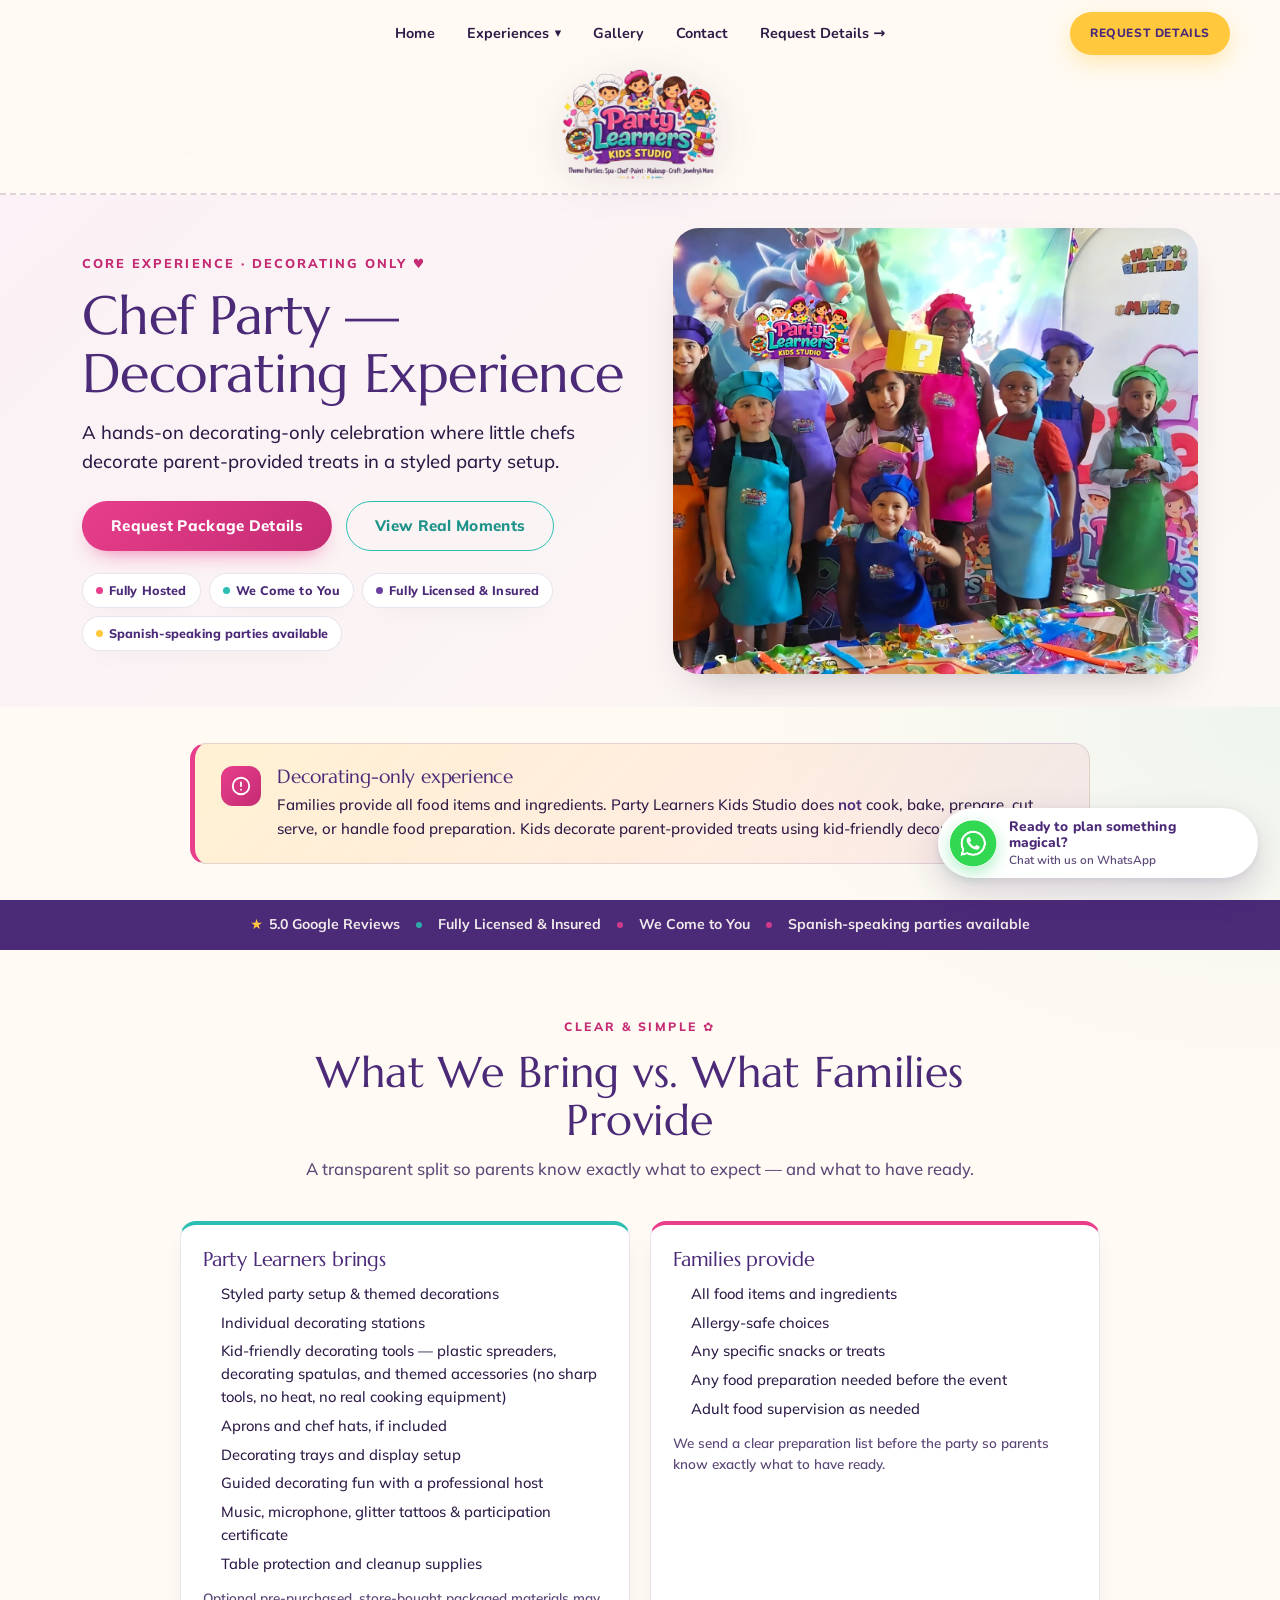
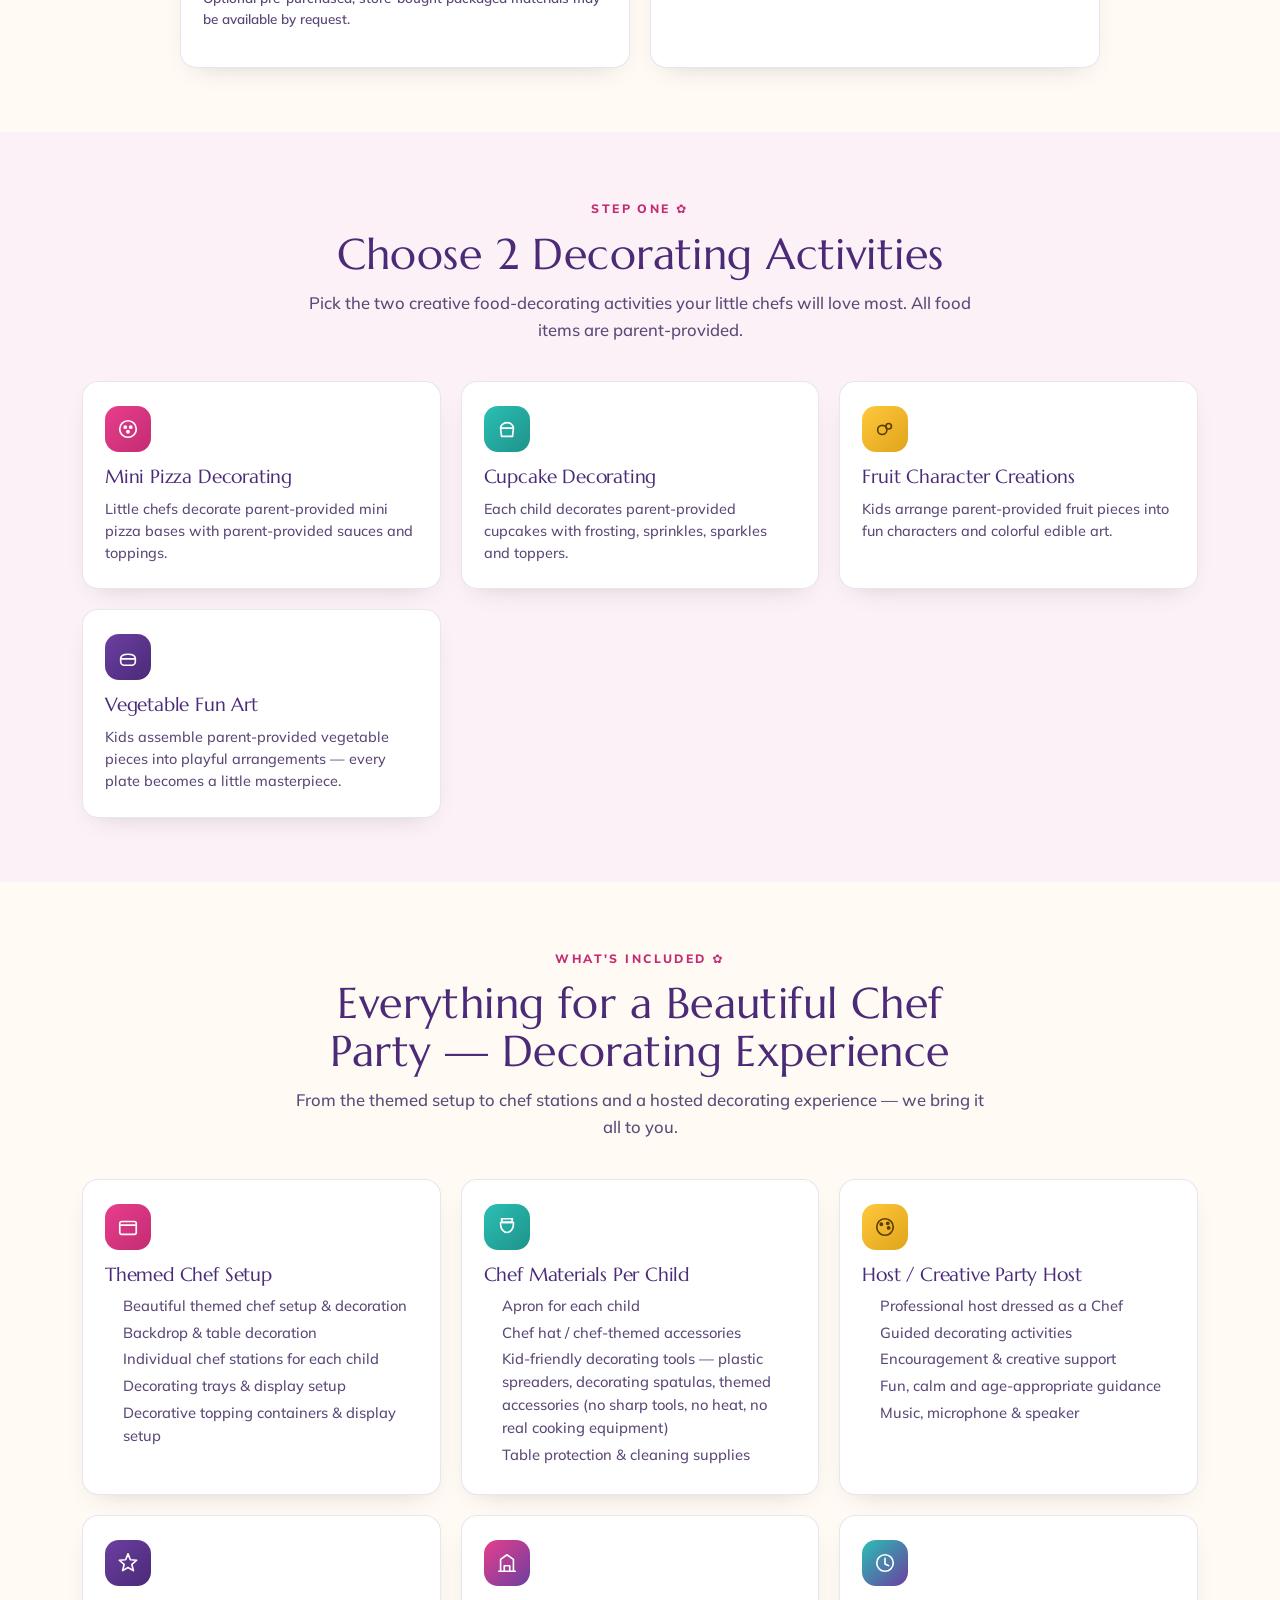
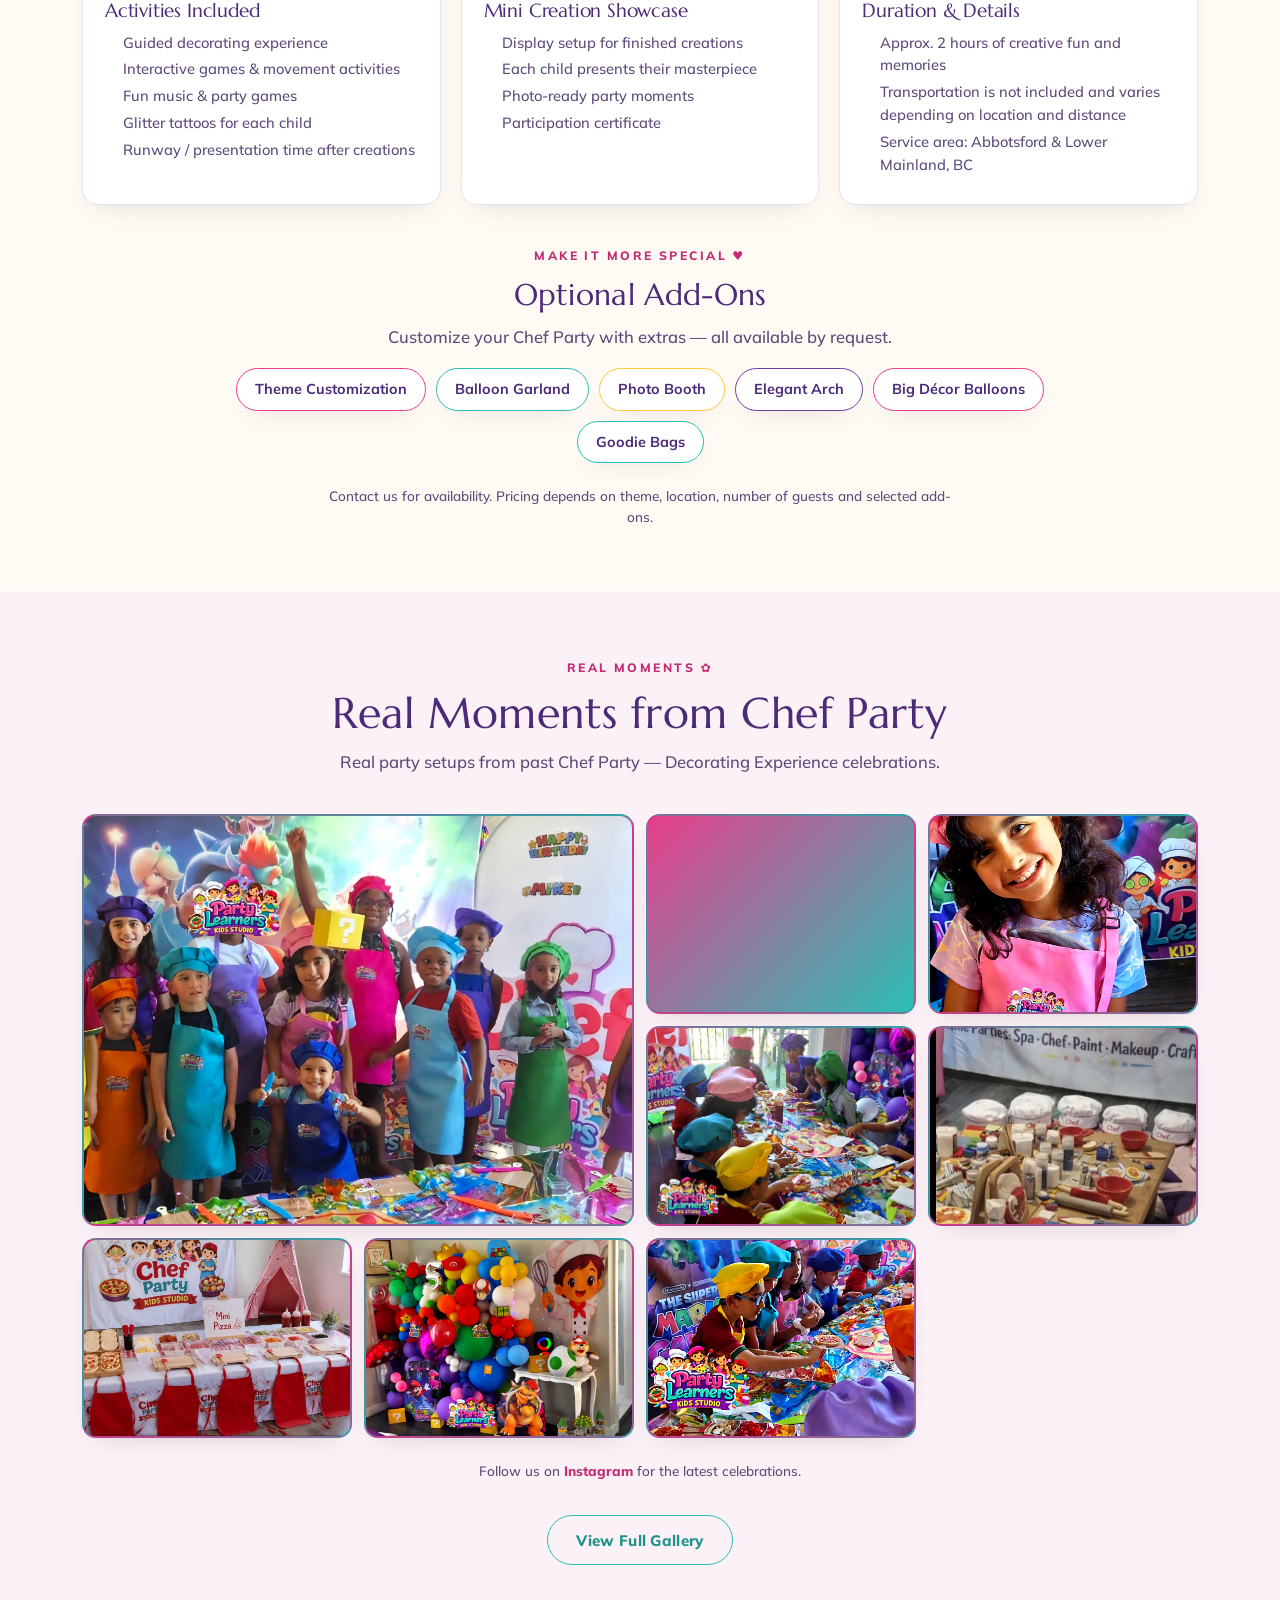
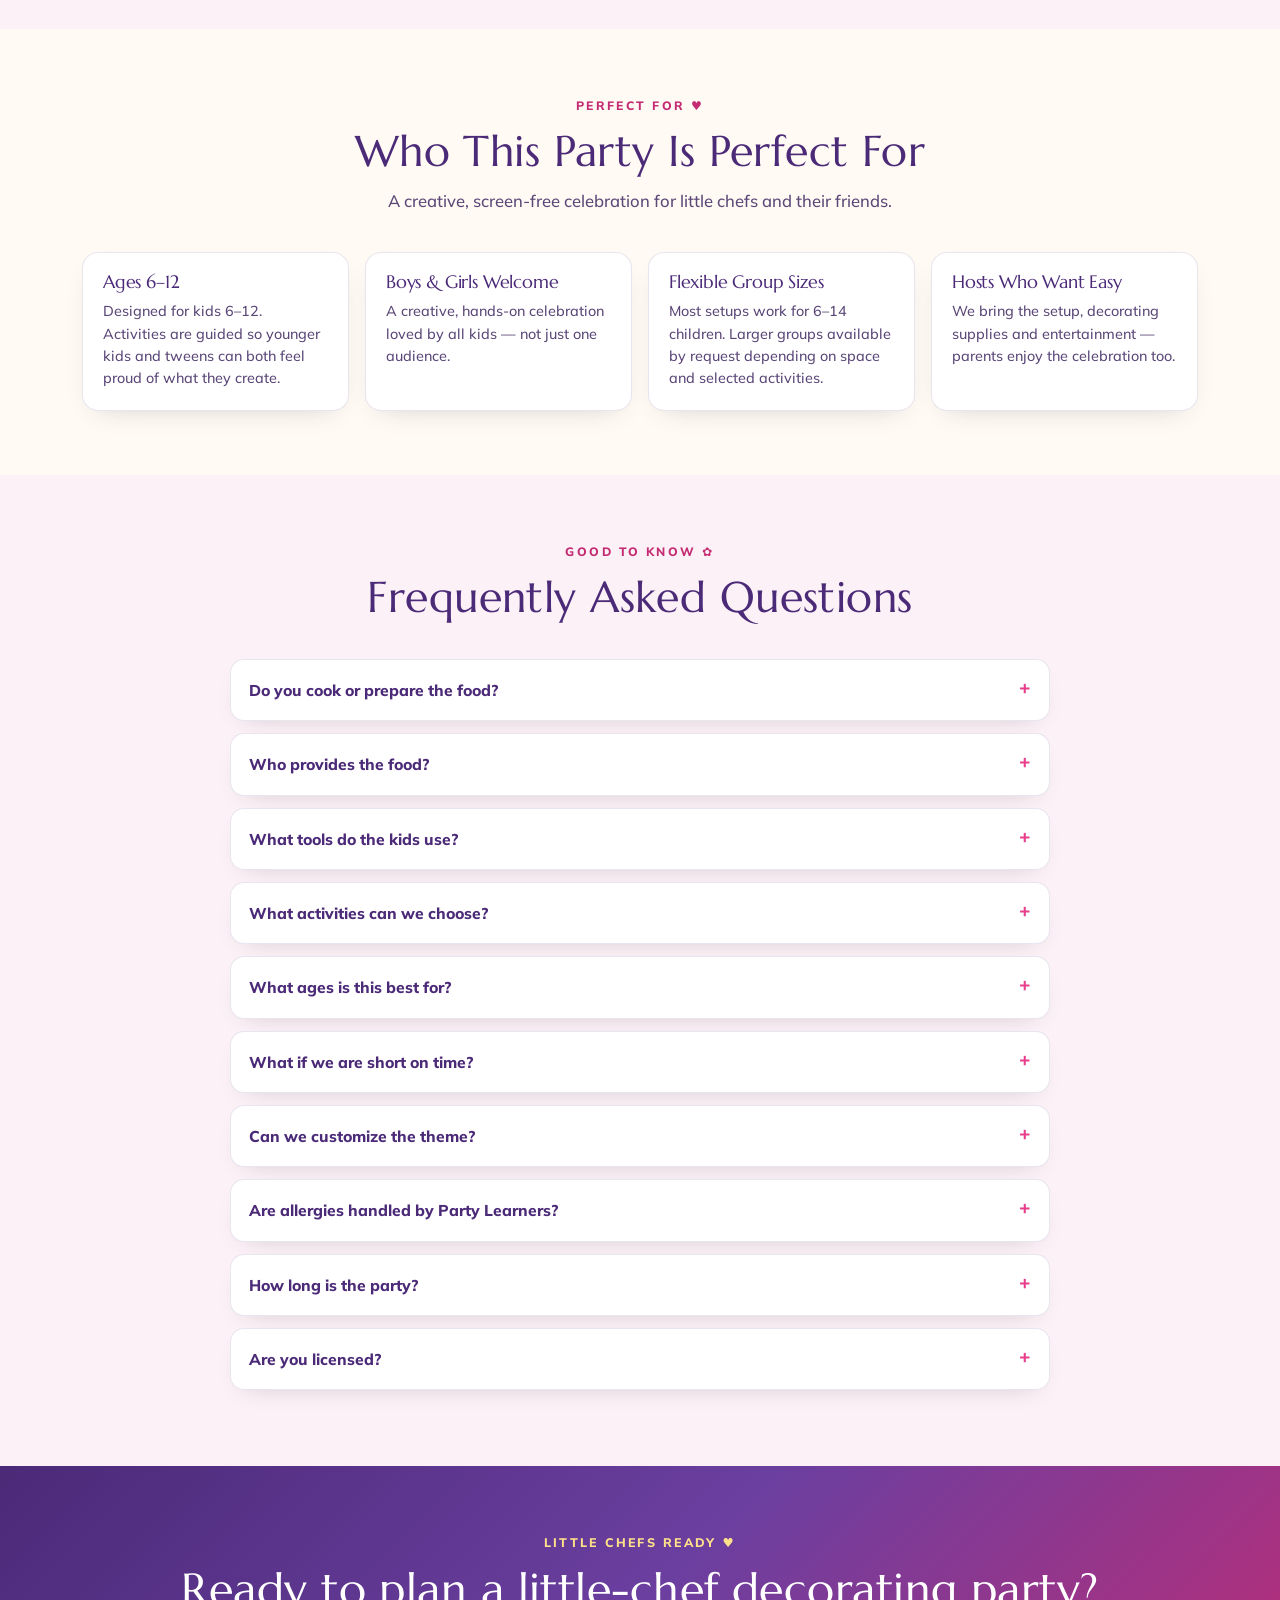
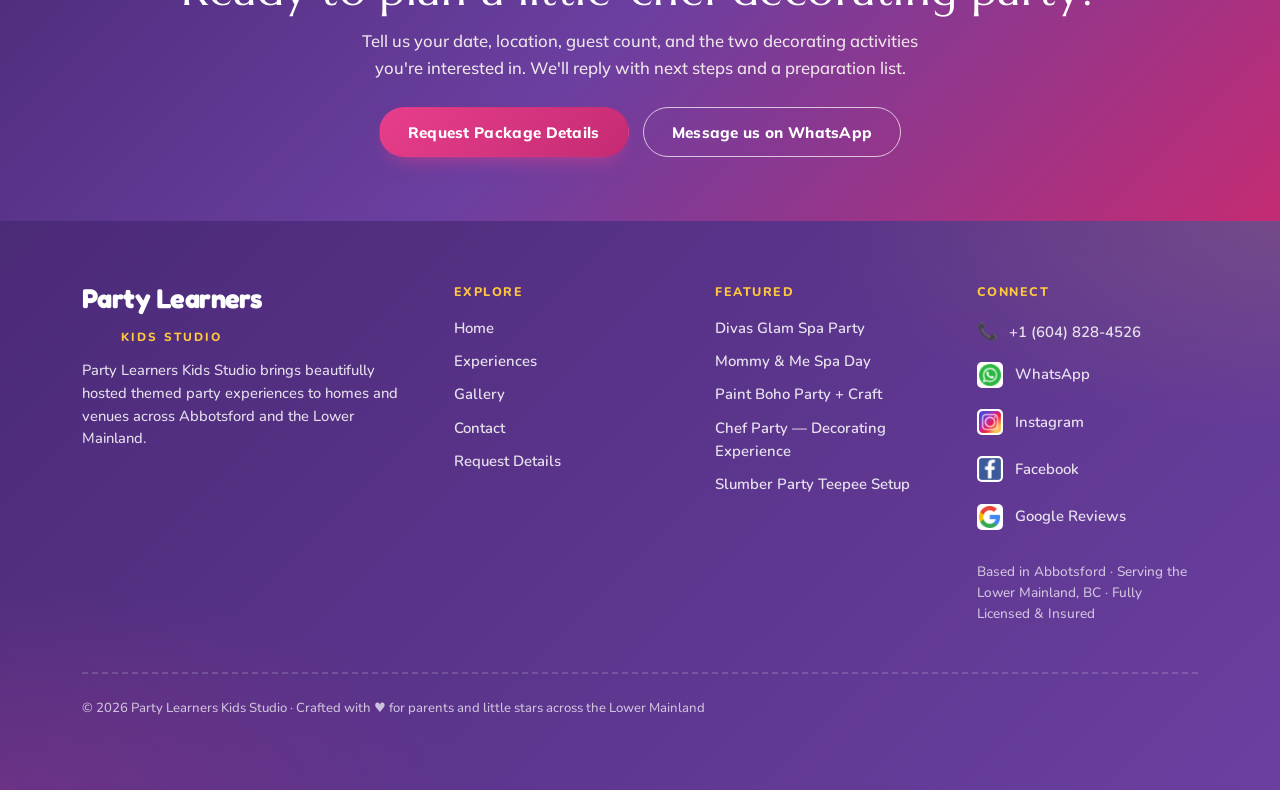
<file: chef-party.html>
<!DOCTYPE html>
<html lang="en">
<head>
  <meta charset="UTF-8" />
  <meta name="viewport" content="width=device-width, initial-scale=1.0" />
  <title>Chef Party — Decorating Experience | Party Learners Kids Studio</title>
  <meta name="description" content="A creative food-decorating party where kids decorate mini pizzas, cupcakes, parent-provided fruit pieces, or veggie art in a fully hosted themed setup. We do not cook, bake or prepare food." />
  <link rel="preconnect" href="https://fonts.googleapis.com" />
  <link rel="preconnect" href="https://fonts.gstatic.com" crossorigin />
  <link href="https://fonts.googleapis.com/css2?family=Fredoka:wght@400;500;600;700&family=Nunito:wght@500;600;700;800&family=Caveat:wght@700&family=Playfair+Display:ital,wght@1,500;1,600;1,700&family=Marcellus&family=Cormorant+Garamond:wght@500;600;700&family=Mulish:wght@400;500;600;700;800&display=swap" rel="stylesheet" />
  <link rel="preload" as="image" href="images/logo-banner.png" />
  <link rel="preload" as="image" href="images/chef-party-group-colorful-aprons.jpg?v=2" />
  <link rel="stylesheet" href="css/style.css?v=68" />
  <link rel="stylesheet" href="css/service-v2.css?v=68" />
  <link rel="canonical" href="https://www.partylearners.ca/chef-party.html" />

  <meta property="og:type" content="website" />
  <meta property="og:title" content="Chef Party — Decorating Experience | Party Learners Kids Studio" />
  <meta property="og:description" content="A creative food-decorating party where kids decorate mini pizzas, cupcakes, parent-provided fruit pieces, or veggie art in a fully hosted themed setup." />
  <meta property="og:image" content="https://www.partylearners.ca/images/og-party-learners-collage-v3.jpg" />
  <meta property="og:url" content="https://www.partylearners.ca/chef-party.html" />
  <meta property="og:site_name" content="Party Learners Kids Studio" />
  <meta name="twitter:card" content="summary_large_image" />
  <meta name="twitter:title" content="Chef Party — Decorating Experience | Party Learners Kids Studio" />
  <meta name="twitter:description" content="A creative food-decorating party where kids decorate mini pizzas, cupcakes, parent-provided fruit pieces, or veggie art in a fully hosted themed setup." />
  <meta name="twitter:image" content="https://www.partylearners.ca/images/og-party-learners-collage-v3.jpg" />
  <link rel="icon" href="images/logo.jpeg" />

  <!-- Service schema -->
  <script type="application/ld+json">
  {
    "@context": "https://schema.org",
    "@type": "Service",
    "name": "Chef Party — Decorating Experience",
    "serviceType": "Kids food-decorating party experience",
    "provider": {
      "@type": "LocalBusiness",
      "name": "Party Learners Kids Studio",
      "url": "https://www.partylearners.ca/"
    },
    "areaServed": [
      { "@type": "City", "name": "Abbotsford" },
      { "@type": "AdministrativeArea", "name": "Lower Mainland, British Columbia" }
    ],
    "url": "https://www.partylearners.ca/chef-party.html",
    "image": "https://www.partylearners.ca/images/chef-party-hero.jpg",
    "description": "A hands-on decorating-only party for kids who feel like real little chefs. Choose two creative food-decorating activities (mini pizza, cupcake, fruit characters, vegetable art) in a fully hosted themed setup with music, games, chef stations and a mini creation showcase. Party Learners does not cook, bake or prepare food."
  }
  </script>

  <!-- FAQPage schema -->
  <script type="application/ld+json">
  {
    "@context": "https://schema.org",
    "@type": "FAQPage",
    "mainEntity": [
      {
        "@type": "Question",
        "name": "Do you cook or prepare the food?",
        "acceptedAnswer": { "@type": "Answer", "text": "No. This is a creative decorating-only experience. Parents provide all food items and ingredients, such as cupcakes, mini pizza bases, fruit, vegetables, frosting, sauces and toppings. Party Learners Kids Studio provides the themed setup, decorating tools, activity guidance, and a clear preparation list before the party." }
      },
      {
        "@type": "Question",
        "name": "Who provides the food?",
        "acceptedAnswer": { "@type": "Answer", "text": "Parents provide all food items and ingredients. If preferred, families can ask about pre-purchased, store-bought packaged materials when available. Party Learners Kids Studio does not cook, bake, prepare or serve food." }
      },
      {
        "@type": "Question",
        "name": "Short on time? Can you bring packaged materials?",
        "acceptedAnswer": { "@type": "Answer", "text": "Ask us about the option to have packaged, store-bought materials purchased in advance when available. Items remain unopened/sealed whenever applicable and are used for decorating only." }
      },
      {
        "@type": "Question",
        "name": "What about food allergies?",
        "acceptedAnswer": { "@type": "Answer", "text": "Parents are responsible for choosing allergy-safe ingredients and supervising any food-specific needs. Let us know in advance and we'll plan around it." }
      },
      {
        "@type": "Question",
        "name": "What tools do the kids use?",
        "acceptedAnswer": { "@type": "Answer", "text": "Kids use only kid-friendly decorating tools — plastic spreaders, decorating spatulas, and themed accessories. There are no sharp tools, no heat sources, and no real cooking equipment." }
      },
      {
        "@type": "Question",
        "name": "How long is the party?",
        "acceptedAnswer": { "@type": "Answer", "text": "Approx. 2 hours of hosted activities — decorating, music, games, mini creation showcase and certificates." }
      },
      {
        "@type": "Question",
        "name": "Do parents need to clean up?",
        "acceptedAnswer": { "@type": "Answer", "text": "We bring table protection and cleaning supplies for the activity area. Parents handle the food itself." }
      },
      {
        "@type": "Question",
        "name": "What ages is this best for?",
        "acceptedAnswer": { "@type": "Answer", "text": "Recommended for ages 6 and up. Activities are guided and adapted so younger kids and tweens can both participate comfortably." }
      },
      {
        "@type": "Question",
        "name": "How many kids can join?",
        "acceptedAnswer": { "@type": "Answer", "text": "Chef Party group sizes are flexible and can be adapted based on your location, space and selected activities. Tell us your expected number of children and we'll guide you on the best setup." }
      },
      {
        "@type": "Question",
        "name": "Are you licensed?",
        "acceptedAnswer": { "@type": "Answer", "text": "Yes — Party Learners Kids Studio is fully licensed, permitted, and insured for hosted party experiences, for peace of mind." }
      }
    ]
  }
  </script>
</head>
<body class="svc-v2">
<!-- ============================================================
     PRICE ANCHOR PLACEHOLDER — DO NOT PUBLISH until Jenny confirms the numbers.
     (Currently commented out so nothing is visible on the live site.)
     When approved, add ONE of these as a <p> near the hero sub-text or package details:
       Option A:  Starting at $___
       Option B:  Packages from $___
       Option C:  Most parties range from $___ to $___ depending on setup, guest count, travel, and add-ons.
     ============================================================ -->

<header class="site-header">
  <div class="container nav-wrap">
    <a href="index.html" class="brand"><img src="images/logo-banner.png" alt="Party Learners Kids Studio" class="brand-logo" width="800" height="537" decoding="async" fetchpriority="high" /></a>
    <nav>
      <ul class="nav-links" id="primary-menu">
        <li><a href="index.html">Home</a></li>
        <li class="has-submenu">
          <button type="button" class="submenu-toggle" aria-haspopup="true" aria-expanded="false" aria-controls="submenu-experiences">Experiences <span class="submenu-caret" aria-hidden="true">▾</span></button>
          <ul class="submenu" id="submenu-experiences" role="menu">
            <li role="none"><a role="menuitem" href="experiences.html">All Experiences (Compare)</a></li>
            <li role="none"><a role="menuitem" href="divas-glam-spa-party.html">Divas Glam Spa Party</a></li>
            <li role="none"><a role="menuitem" href="mommy-and-me-spa-day.html">Mommy &amp; Me Spa Day</a></li>
            <li role="none"><a role="menuitem" href="paint-boho-party.html">Paint Boho Party + Craft</a></li>
            <li role="none"><a role="menuitem" href="chef-party.html">Chef Party — Decorating Experience</a></li>
            <li role="none"><a role="menuitem" href="slumber-party-teepee-setup.html">Slumber Party Teepee Setup</a></li>
            <li role="none"><a role="menuitem" href="experiences.html#coming-soon">Science Party — Available by Request</a></li>
            <li role="none"><a role="menuitem" href="experiences.html#coming-soon">Craft &amp; Jewelry Party — Available by Request</a></li>
          </ul>
        </li>
        <li><a href="gallery.html">Gallery</a></li>
        <li><a href="contact.html">Contact</a></li>
        <li><a href="contact.html" class="menu-cta">Request Details →</a></li>
      </ul>
    </nav>
    <div class="nav-cta">
      <a href="contact.html" class="btn btn-primary btn-sm">Request Details</a>
      <button class="nav-toggle" aria-label="Toggle menu" aria-expanded="false" aria-controls="primary-menu"><span></span></button>
    </div>
  </div>
</header>

<!-- ============== 1. SERVICE HERO ============== -->
<section class="sv-hero">
  <div class="container">
    <div class="sv-hero__grid">
      <div class="sv-hero__panel">
        <span class="sv-hero__eyebrow">core experience · decorating only ♥</span>
        <h1 class="sv-hero__title">Chef Party — Decorating Experience</h1>
        <p class="sv-hero__sub">A hands-on decorating-only celebration where little chefs decorate parent-provided treats in a styled party setup.</p>
        <div class="sv-hero__actions">
          <a href="contact.html" class="pv-btn">Request Package Details</a>
          <a href="#real-moments" class="pv-btn pv-btn--ghost-plum">View Real Moments</a>
        </div>
        <div class="sv-hero__badges">
          <span class="sv-badge">Fully Hosted</span>
          <span class="sv-badge">We Come to You</span>
          <span class="sv-badge">Fully Licensed &amp; Insured</span>
          <span class="sv-badge">Spanish-speaking parties available</span>
        </div>
      </div>
      <div class="sv-hero__media">
        <picture>
          <source type="image/webp" srcset="images/chef-party-group-colorful-aprons.webp?v=2" />
          <img src="images/chef-party-group-colorful-aprons.jpg?v=2" alt="Kids in colorful chef hats and aprons at a Chef Party — Decorating Experience party setup" width="2048" height="1164" fetchpriority="high" decoding="async" />
        </picture>
      </div>
    </div>
  </div>
</section>

<!-- ============== 2. CRITICAL CLARITY BANNER ============== -->
<section class="sv-section" style="padding-top:36px;padding-bottom:0">
  <div class="container">
    <div class="sv-banner">
      <span class="sv-banner__icon" aria-hidden="true"><svg viewBox="0 0 24 24" width="22" height="22" fill="none" stroke="currentColor" stroke-width="2" stroke-linecap="round" stroke-linejoin="round"><circle cx="12" cy="12" r="9"/><path d="M12 8v4"/><path d="M12 16h.01"/></svg></span>
      <div>
        <h3>Decorating-only experience</h3>
        <p>Families provide all food items and ingredients. Party Learners Kids Studio does <strong>not</strong> cook, bake, prepare, cut, serve, or handle food preparation. Kids decorate parent-provided treats using kid-friendly decorating tools.</p>
      </div>
    </div>
  </div>
</section>

<!-- ============== 3. MINI TRUST STRIP ============== -->
<div class="sv-trust" aria-label="Why parents choose Party Learners" style="margin-top:36px">
  <div class="container sv-trust__inner">
    <span class="sv-trust__item"><span class="star" aria-hidden="true">★</span> 5.0 Google Reviews</span>
    <span class="sv-trust__sep" aria-hidden="true"></span>
    <span class="sv-trust__item">Fully Licensed &amp; Insured</span>
    <span class="sv-trust__sep" aria-hidden="true"></span>
    <span class="sv-trust__item">We Come to You</span>
    <span class="sv-trust__sep" aria-hidden="true"></span>
    <span class="sv-trust__item">Spanish-speaking parties available</span>
  </div>
</div>

<!-- ============== 4. WHAT WE BRING vs WHAT FAMILIES PROVIDE ============== -->
<section class="sv-section">
  <div class="container">
    <div class="sv-head">
      <span class="sv-eyebrow">clear &amp; simple ✿</span>
      <h2 class="sv-h2">What We Bring vs. What Families Provide</h2>
      <p class="sv-lead">A transparent split so parents know exactly what to expect — and what to have ready.</p>
    </div>
    <div class="sv-split">
      <div class="sv-split__card sv-split__card--bring">
        <h3>Party Learners brings</h3>
        <ul>
          <li>Styled party setup &amp; themed decorations</li>
          <li>Individual decorating stations</li>
          <li>Kid-friendly decorating tools — plastic spreaders, decorating spatulas, and themed accessories (no sharp tools, no heat, no real cooking equipment)</li>
          <li>Aprons and chef hats, if included</li>
          <li>Decorating trays and display setup</li>
          <li>Guided decorating fun with a professional host</li>
          <li>Music, microphone, glitter tattoos &amp; participation certificate</li>
          <li>Table protection and cleanup supplies</li>
        </ul>
        <p class="sv-mini-note">Optional pre-purchased, store-bought packaged materials may be available by request.</p>
      </div>
      <div class="sv-split__card sv-split__card--provide">
        <h3>Families provide</h3>
        <ul>
          <li>All food items and ingredients</li>
          <li>Allergy-safe choices</li>
          <li>Any specific snacks or treats</li>
          <li>Any food preparation needed before the event</li>
          <li>Adult food supervision as needed</li>
        </ul>
        <p class="sv-mini-note">We send a clear preparation list before the party so parents know exactly what to have ready.</p>
      </div>
    </div>
  </div>
</section>

<!-- ============== 5. CHOOSE 2 DECORATING ACTIVITIES ============== -->
<section class="sv-section sv-section--soft" id="activities">
  <div class="container">
    <div class="sv-head">
      <span class="sv-eyebrow">step one ✿</span>
      <h2 class="sv-h2">Choose 2 Decorating Activities</h2>
      <p class="sv-lead">Pick the two creative food-decorating activities your little chefs will love most. All food items are parent-provided.</p>
    </div>
    <div class="sv-inc-grid">
      <div class="sv-inc">
        <span class="sv-inc__icon" aria-hidden="true"><svg viewBox="0 0 24 24" width="22" height="22" fill="none" stroke="currentColor" stroke-width="1.8" stroke-linecap="round" stroke-linejoin="round"><circle cx="12" cy="12" r="9"/><circle cx="9" cy="10" r="1.2" fill="currentColor"/><circle cx="15" cy="10" r="1.2" fill="currentColor"/><circle cx="12" cy="15" r="1.2" fill="currentColor"/></svg></span>
        <h3>Mini Pizza Decorating</h3>
        <p>Little chefs decorate parent-provided mini pizza bases with parent-provided sauces and toppings.</p>
      </div>
      <div class="sv-inc">
        <span class="sv-inc__icon" aria-hidden="true"><svg viewBox="0 0 24 24" width="22" height="22" fill="none" stroke="currentColor" stroke-width="1.8" stroke-linecap="round" stroke-linejoin="round"><path d="M5 11c0-3 3-6 7-6s7 3 7 6"/><path d="M5 11h14l-1 9H6l-1-9z"/></svg></span>
        <h3>Cupcake Decorating</h3>
        <p>Each child decorates parent-provided cupcakes with frosting, sprinkles, sparkles and toppers.</p>
      </div>
      <div class="sv-inc">
        <span class="sv-inc__icon" aria-hidden="true"><svg viewBox="0 0 24 24" width="22" height="22" fill="none" stroke="currentColor" stroke-width="1.8" stroke-linecap="round" stroke-linejoin="round"><circle cx="9" cy="13" r="5"/><circle cx="16" cy="9" r="3"/></svg></span>
        <h3>Fruit Character Creations</h3>
        <p>Kids arrange parent-provided fruit pieces into fun characters and colorful edible art.</p>
      </div>
      <div class="sv-inc">
        <span class="sv-inc__icon" aria-hidden="true"><svg viewBox="0 0 24 24" width="22" height="22" fill="none" stroke="currentColor" stroke-width="1.8" stroke-linecap="round" stroke-linejoin="round"><path d="M4 14c0-3 3-5 8-5s8 2 8 5"/><path d="M4 14h16v3a4 4 0 0 1-4 4H8a4 4 0 0 1-4-4v-3z"/></svg></span>
        <h3>Vegetable Fun Art</h3>
        <p>Kids assemble parent-provided vegetable pieces into playful arrangements — every plate becomes a little masterpiece.</p>
      </div>
    </div>
  </div>
</section>

<!-- ============== 6. WHAT'S INCLUDED / SETUP DETAILS ============== -->
<section class="sv-section">
  <div class="container">
    <div class="sv-head">
      <span class="sv-eyebrow">what's included ✿</span>
      <h2 class="sv-h2">Everything for a Beautiful Chef Party — Decorating Experience</h2>
      <p class="sv-lead">From the themed setup to chef stations and a hosted decorating experience — we bring it all to you.</p>
    </div>
    <div class="sv-inc-grid">
      <div class="sv-inc">
        <span class="sv-inc__icon" aria-hidden="true"><svg viewBox="0 0 24 24" width="22" height="22" fill="none" stroke="currentColor" stroke-width="1.8" stroke-linecap="round" stroke-linejoin="round"><rect x="3" y="6" width="18" height="14" rx="2"/><path d="M3 10h18"/></svg></span>
        <h3>Themed Chef Setup</h3>
        <ul>
          <li>Beautiful themed chef setup &amp; decoration</li>
          <li>Backdrop &amp; table decoration</li>
          <li>Individual chef stations for each child</li>
          <li>Decorating trays &amp; display setup</li>
          <li>Decorative topping containers &amp; display setup</li>
        </ul>
      </div>
      <div class="sv-inc">
        <span class="sv-inc__icon" aria-hidden="true"><svg viewBox="0 0 24 24" width="22" height="22" fill="none" stroke="currentColor" stroke-width="1.8" stroke-linecap="round" stroke-linejoin="round"><path d="M6 3h12l-1 4H7L6 3z"/><path d="M5 7h14v2c0 5-3 9-7 9s-7-4-7-9V7z"/></svg></span>
        <h3>Chef Materials Per Child</h3>
        <ul>
          <li>Apron for each child</li>
          <li>Chef hat / chef-themed accessories</li>
          <li>Kid-friendly decorating tools — plastic spreaders, decorating spatulas, themed accessories (no sharp tools, no heat, no real cooking equipment)</li>
          <li>Table protection &amp; cleaning supplies</li>
        </ul>
      </div>
      <div class="sv-inc">
        <span class="sv-inc__icon" aria-hidden="true"><svg viewBox="0 0 24 24" width="22" height="22" fill="none" stroke="currentColor" stroke-width="1.8" stroke-linecap="round" stroke-linejoin="round"><circle cx="12" cy="12" r="9"/><circle cx="8" cy="9" r="1.2" fill="currentColor"/><circle cx="15" cy="8" r="1.2" fill="currentColor"/><circle cx="16" cy="13" r="1.2" fill="currentColor"/></svg></span>
        <h3>Host / Creative Party Host</h3>
        <ul>
          <li>Professional host dressed as a Chef</li>
          <li>Guided decorating activities</li>
          <li>Encouragement &amp; creative support</li>
          <li>Fun, calm and age-appropriate guidance</li>
          <li>Music, microphone &amp; speaker</li>
        </ul>
      </div>
      <div class="sv-inc">
        <span class="sv-inc__icon" aria-hidden="true"><svg viewBox="0 0 24 24" width="22" height="22" fill="none" stroke="currentColor" stroke-width="1.8" stroke-linecap="round" stroke-linejoin="round"><path d="M12 2l2.6 6.4 6.9.6-5.3 4.6 1.7 6.7L12 16.9 6.1 20.3l1.7-6.7-5.3-4.6 6.9-.6L12 2z"/></svg></span>
        <h3>Activities Included</h3>
        <ul>
          <li>Guided decorating experience</li>
          <li>Interactive games &amp; movement activities</li>
          <li>Fun music &amp; party games</li>
          <li>Glitter tattoos for each child</li>
          <li>Runway / presentation time after creations</li>
        </ul>
      </div>
      <div class="sv-inc">
        <span class="sv-inc__icon" aria-hidden="true"><svg viewBox="0 0 24 24" width="22" height="22" fill="none" stroke="currentColor" stroke-width="1.8" stroke-linecap="round" stroke-linejoin="round"><path d="M3 21h18"/><path d="M5 21V8l7-5 7 5v13"/><path d="M9 21v-6h6v6"/></svg></span>
        <h3>Mini Creation Showcase</h3>
        <ul>
          <li>Display setup for finished creations</li>
          <li>Each child presents their masterpiece</li>
          <li>Photo-ready party moments</li>
          <li>Participation certificate</li>
        </ul>
      </div>
      <div class="sv-inc">
        <span class="sv-inc__icon" aria-hidden="true"><svg viewBox="0 0 24 24" width="22" height="22" fill="none" stroke="currentColor" stroke-width="1.8" stroke-linecap="round" stroke-linejoin="round"><circle cx="12" cy="12" r="9"/><path d="M12 7v6l4 2"/></svg></span>
        <h3>Duration &amp; Details</h3>
        <ul>
          <li>Approx. 2 hours of creative fun and memories</li>
          <li>Transportation is not included and varies depending on location and distance</li>
          <li>Service area: Abbotsford &amp; Lower Mainland, BC</li>
        </ul>
      </div>
    </div>

    <div class="sv-head" style="margin:38px auto 18px">
      <span class="sv-eyebrow">make it more special ♥</span>
      <h2 class="sv-h2" style="font-size:clamp(1.4rem,3vw,1.9rem)">Optional Add-Ons</h2>
      <p class="sv-lead">Customize your Chef Party with extras — all available by request.</p>
    </div>
    <div class="sv-chips">
      <span class="sv-chip">Theme Customization</span>
      <span class="sv-chip">Balloon Garland</span>
      <span class="sv-chip">Photo Booth</span>
      <span class="sv-chip">Elegant Arch</span>
      <span class="sv-chip">Big Décor Balloons</span>
      <span class="sv-chip">Goodie Bags</span>
    </div>
    <p class="sv-note">Contact us for availability. Pricing depends on theme, location, number of guests and selected add-ons.</p>
  </div>
</section>

<!-- ============== 7. REAL MOMENTS GALLERY ============== -->
<section class="sv-section sv-section--soft" id="real-moments">
  <div class="container">
    <div class="sv-head">
      <span class="sv-eyebrow">real moments ✿</span>
      <h2 class="sv-h2">Real Moments from Chef Party</h2>
      <p class="sv-lead">Real party setups from past Chef Party — Decorating Experience celebrations.</p>
    </div>
    <div class="sv-gallery gallery-editorial">
      <div class="gallery-item feature">
        <picture>
          <source type="image/webp" srcset="images/chef-party-group-colorful-aprons.webp?v=2" />
          <img src="images/chef-party-group-colorful-aprons.jpg?v=2" alt="Chef hats and aprons party setup — group of little chefs at a Chef Party — Decorating Experience" loading="lazy" decoding="async" />
        </picture>
      </div>
      <div class="gallery-item">
        <picture>
          <source type="image/webp" srcset="images/chef-party-boy-blue-hat-pizza.webp" />
          <img src="images/chef-party-boy-blue-hat-pizza.jpg" alt="Little chef decorating a parent-provided mini pizza at a Chef Party — Decorating Experience" loading="lazy" decoding="async" />
        </picture>
      </div>
      <div class="gallery-item">
        <picture>
          <source type="image/webp" srcset="images/chef-party-mini-pizza-pink-hat.webp" />
          <img src="images/chef-party-mini-pizza-pink-hat.jpg" alt="Little chef in a pink chef hat showing a decorated parent-provided mini pizza" loading="lazy" decoding="async" />
        </picture>
      </div>
      <div class="gallery-item">
        <picture>
          <source type="image/webp" srcset="images/chef-party-kids-decorating-wide.webp" />
          <img src="images/chef-party-kids-decorating-wide.jpg" alt="Real Chef Party decorating moment — kids in chef hats decorating parent-provided treats" loading="lazy" decoding="async" />
        </picture>
      </div>
      <div class="gallery-item">
        <picture>
          <source type="image/webp" srcset="images/chef-party-table-with-banner.webp" />
          <img src="images/chef-party-table-with-banner.jpg" alt="Chef Party table setup with chef hats, decorating tools and Party Learners Kids Studio banner" loading="lazy" decoding="async" />
        </picture>
      </div>
      <div class="gallery-item">
        <picture>
          <source type="image/webp" srcset="images/chef-party-mini-pizza-setup.webp" />
          <img src="images/chef-party-mini-pizza-setup.jpg" alt="Chef Party mini pizza decorating station setup with parent-provided ingredients" loading="lazy" decoding="async" />
        </picture>
      </div>
      <div class="gallery-item">
        <picture>
          <source type="image/webp" srcset="images/chef-party-mario-balloon-arch.webp" />
          <img src="images/chef-party-mario-balloon-arch.jpg" alt="Themed balloon arch and decorating-table setup at a Chef Party — Decorating Experience" loading="lazy" decoding="async" />
        </picture>
      </div>
      <div class="gallery-item">
        <picture>
          <source type="image/webp" srcset="images/chef-party-kids-decorating-side.webp" />
          <img src="images/chef-party-kids-decorating-side.jpg" alt="Little chefs decorating parent-provided treats side-by-side at a Chef Party — Decorating Experience" loading="lazy" decoding="async" />
        </picture>
      </div>
    </div>
    <p class="sv-note">Follow us on <a href="https://www.instagram.com/partylearnersdivas/" target="_blank" rel="noopener noreferrer" style="color:var(--party-fuchsia);font-weight:800;text-decoration:none">Instagram</a> for the latest celebrations.</p>
    <div class="sv-center">
      <a href="gallery.html" class="pv-btn pv-btn--ghost-plum">View Full Gallery</a>
    </div>
  </div>
</section>

<!-- ============== 8. PERFECT FOR ============== -->
<section class="sv-section">
  <div class="container">
    <div class="sv-head">
      <span class="sv-eyebrow">perfect for ♥</span>
      <h2 class="sv-h2">Who This Party Is Perfect For</h2>
      <p class="sv-lead">A creative, screen-free celebration for little chefs and their friends.</p>
    </div>
    <div class="sv-perfect">
      <div class="sv-spec"><h3>Ages 6–12</h3><p>Designed for kids 6–12. Activities are guided so younger kids and tweens can both feel proud of what they create.</p></div>
      <div class="sv-spec"><h3>Boys &amp; Girls Welcome</h3><p>A creative, hands-on celebration loved by all kids — not just one audience.</p></div>
      <div class="sv-spec"><h3>Flexible Group Sizes</h3><p>Most setups work for 6–14 children. Larger groups available by request depending on space and selected activities.</p></div>
      <div class="sv-spec"><h3>Hosts Who Want Easy</h3><p>We bring the setup, decorating supplies and entertainment — parents enjoy the celebration too.</p></div>
    </div>
  </div>
</section>

<!-- ============== 9. FAQ ============== -->
<section class="sv-section sv-section--soft">
  <div class="container">
    <div class="sv-head">
      <span class="sv-eyebrow">good to know ✿</span>
      <h2 class="sv-h2">Frequently Asked Questions</h2>
    </div>
    <div class="sv-faq">
      <details>
        <summary>Do you cook or prepare the food?</summary>
        <p>No. This is a creative <strong>decorating-only</strong> experience. Families provide all food items and ingredients, such as cupcakes, mini pizza bases, fruit, vegetables, frosting, sauces and toppings. Party Learners Kids Studio does not cook, bake, prepare, cut, serve or handle food preparation — we provide the themed setup, decorating tools, activity guidance, and a clear preparation list before the party.</p>
      </details>
      <details>
        <summary>Who provides the food?</summary>
        <p>Parents provide all food items and ingredients. If preferred, families can ask about pre-purchased, store-bought packaged materials when available. Party Learners Kids Studio does not cook, bake, prepare or serve food.</p>
      </details>
      <details>
        <summary>What tools do the kids use?</summary>
        <p>Kids use only kid-friendly decorating tools — plastic spreaders, decorating spatulas, and themed accessories. There are no sharp tools, no heat sources, and no real cooking equipment.</p>
      </details>
      <details>
        <summary>What activities can we choose?</summary>
        <p>Pick any two: Mini Pizza Decorating, Cupcake Decorating, Fruit Character Creations, or Vegetable Fun Art. All food items are parent-provided, and kids decorate them using kid-friendly decorating tools.</p>
      </details>
      <details>
        <summary>What ages is this best for?</summary>
        <p>Recommended for ages 6 and up. Activities are guided and adapted so younger kids and tweens can both participate comfortably.</p>
      </details>
      <details>
        <summary>What if we are short on time?</summary>
        <p>Ask us about the option to have packaged, store-bought materials purchased in advance when available. Items remain unopened/sealed whenever applicable and are used for decorating only.</p>
      </details>
      <details>
        <summary>Can we customize the theme?</summary>
        <p>Yes — the Chef Party can be styled around your child's favorite character, color story or trend, available by request. Themed styling is inspired only and not affiliated with any character or brand owners.</p>
      </details>
      <details>
        <summary>Are allergies handled by Party Learners?</summary>
        <p>Parents are responsible for choosing allergy-safe ingredients and supervising any food-specific needs, since all food is parent-provided. Let us know in advance and we'll plan the activity around it.</p>
      </details>
      <details>
        <summary>How long is the party?</summary>
        <p>Approx. 2 hours of hosted activities — decorating, music, games, mini creation showcase and certificates.</p>
      </details>
      <details>
        <summary>Are you licensed?</summary>
        <p>Yes — Party Learners Kids Studio is fully licensed, permitted, and insured for hosted party experiences, for peace of mind.</p>
      </details>
    </div>
  </div>
</section>

<!-- ============== 10. FINAL CTA ============== -->
<section class="sv-final">
  <div class="container">
    <span class="sv-final__eyebrow">little chefs ready ♥</span>
    <h2 class="sv-final__title">Ready to plan a little-chef decorating party?</h2>
    <p class="sv-final__lead">Tell us your date, location, guest count, and the two decorating activities you're interested in. We'll reply with next steps and a preparation list.</p>
    <div class="sv-final__actions">
      <a href="contact.html" class="pv-btn">Request Package Details</a>
      <a href="https://wa.me/16048284526?text=Hi!%20I%27d%20like%20to%20ask%20about%20a%20Chef%20Party%20%E2%80%93%20Decorating%20Experience%20with%20Party%20Learners%20Kids%20Studio." target="_blank" rel="noopener noreferrer" class="pv-btn pv-btn--ghost">Message us on WhatsApp</a>
    </div>
  </div>
</section>

<footer class="site-footer">
  <div class="container">
    <div class="footer-grid">
      <div class="footer-brand">
        <a href="index.html" class="brand footer-wordmark" aria-label="Party Learners Kids Studio">
          <span class="wm-line1">Party Learners</span>
          <span class="wm-line2">Kids Studio</span>
        </a>
        <p>Party Learners Kids Studio brings beautifully hosted themed party experiences to homes and venues across Abbotsford and the Lower Mainland.</p>
      </div>
      <div>
        <h4>Explore</h4>
        <ul>
          <li><a href="index.html">Home</a></li>
          <li><a href="experiences.html">Experiences</a></li>
          <li><a href="gallery.html">Gallery</a></li>
          <li><a href="contact.html">Contact</a></li>
          <li><a href="contact.html">Request Details</a></li>
        </ul>
      </div>
      <div>
        <h4>Featured</h4>
                <ul>
          <li><a href="divas-glam-spa-party.html">Divas Glam Spa Party</a></li>
          <li><a href="mommy-and-me-spa-day.html">Mommy &amp; Me Spa Day</a></li>
          <li><a href="paint-boho-party.html">Paint Boho Party + Craft</a></li>
          <li><a href="chef-party.html">Chef Party — Decorating Experience</a></li>
          <li><a href="slumber-party-teepee-setup.html">Slumber Party Teepee Setup</a></li>
        </ul>
      </div>
      <div>
        <h4>Connect</h4>
        <ul class="footer-connect">
          <li><a href="tel:+16048284526" aria-label="Call +1 604 828 4526"><span class="fc-ico fc-ico--phone" aria-hidden="true">📞</span> +1 (604) 828-4526</a></li>
          <li><a href="https://wa.me/16048284526?text=Hi%21%20I%27d%20like%20to%20ask%20about%20booking%20a%20kids%20party%20with%20Party%20Learners%20Kids%20Studio." target="_blank" rel="noopener noreferrer" aria-label="WhatsApp"><img class="fc-logo" src="images/brand-whatsapp.png" alt="" width="22" height="22" loading="lazy" /> WhatsApp</a></li>
          <li><a href="https://www.instagram.com/partylearnersdivas/" target="_blank" rel="noopener noreferrer" aria-label="Instagram"><img class="fc-logo" src="images/brand-instagram.png" alt="" width="22" height="22" loading="lazy" /> Instagram</a></li>
          <li><a href="https://www.facebook.com/profile.php?id=61575817507492" target="_blank" rel="noopener noreferrer" aria-label="Facebook"><img class="fc-logo" src="images/brand-facebook.png" alt="" width="22" height="22" loading="lazy" /> Facebook</a></li>
          <li><a href="https://share.google/UC2ASsx1LRt7J7YGp" target="_blank" rel="noopener noreferrer" aria-label="Google Reviews"><img class="fc-logo" src="images/brand-google.png" alt="" width="22" height="22" loading="lazy" /> Google Reviews</a></li>
        </ul>
        <ul class="mt-2">
          <li style="color:rgba(255,255,255,.7);font-size:.85rem">Based in Abbotsford · Serving the Lower Mainland, BC · Fully Licensed &amp; Insured</li>
        </ul>
      </div>
    </div>
    <div class="footer-bottom">
      <span>© 2026 Party Learners Kids Studio · Crafted with ♥ for parents and little stars across the Lower Mainland</span>
    </div>
  </div>
</footer>

<!-- ============== FLOATING WHATSAPP WIDGET ============== -->
<a class="whatsapp-float"
   href="https://wa.me/16048284526?text=Hi!%20I%27d%20like%20to%20ask%20about%20booking%20a%20kids%20party%20with%20Party%20Learners%20Kids%20Studio."
   target="_blank"
   rel="noopener noreferrer"
   aria-label="Chat with Party Learners on WhatsApp">
  <span class="whatsapp-float__icon" aria-hidden="true">
    <img src="images/whatsapp-icon.png" alt="" width="48" height="48" decoding="async" />
  </span>
  <span class="whatsapp-float__text">
    <strong>Ready to plan something magical?</strong>
    <small>Chat with us on WhatsApp</small>
  </span>
</a>

<script src="js/main.js?v=68"></script>
</body>
</html>
</file>
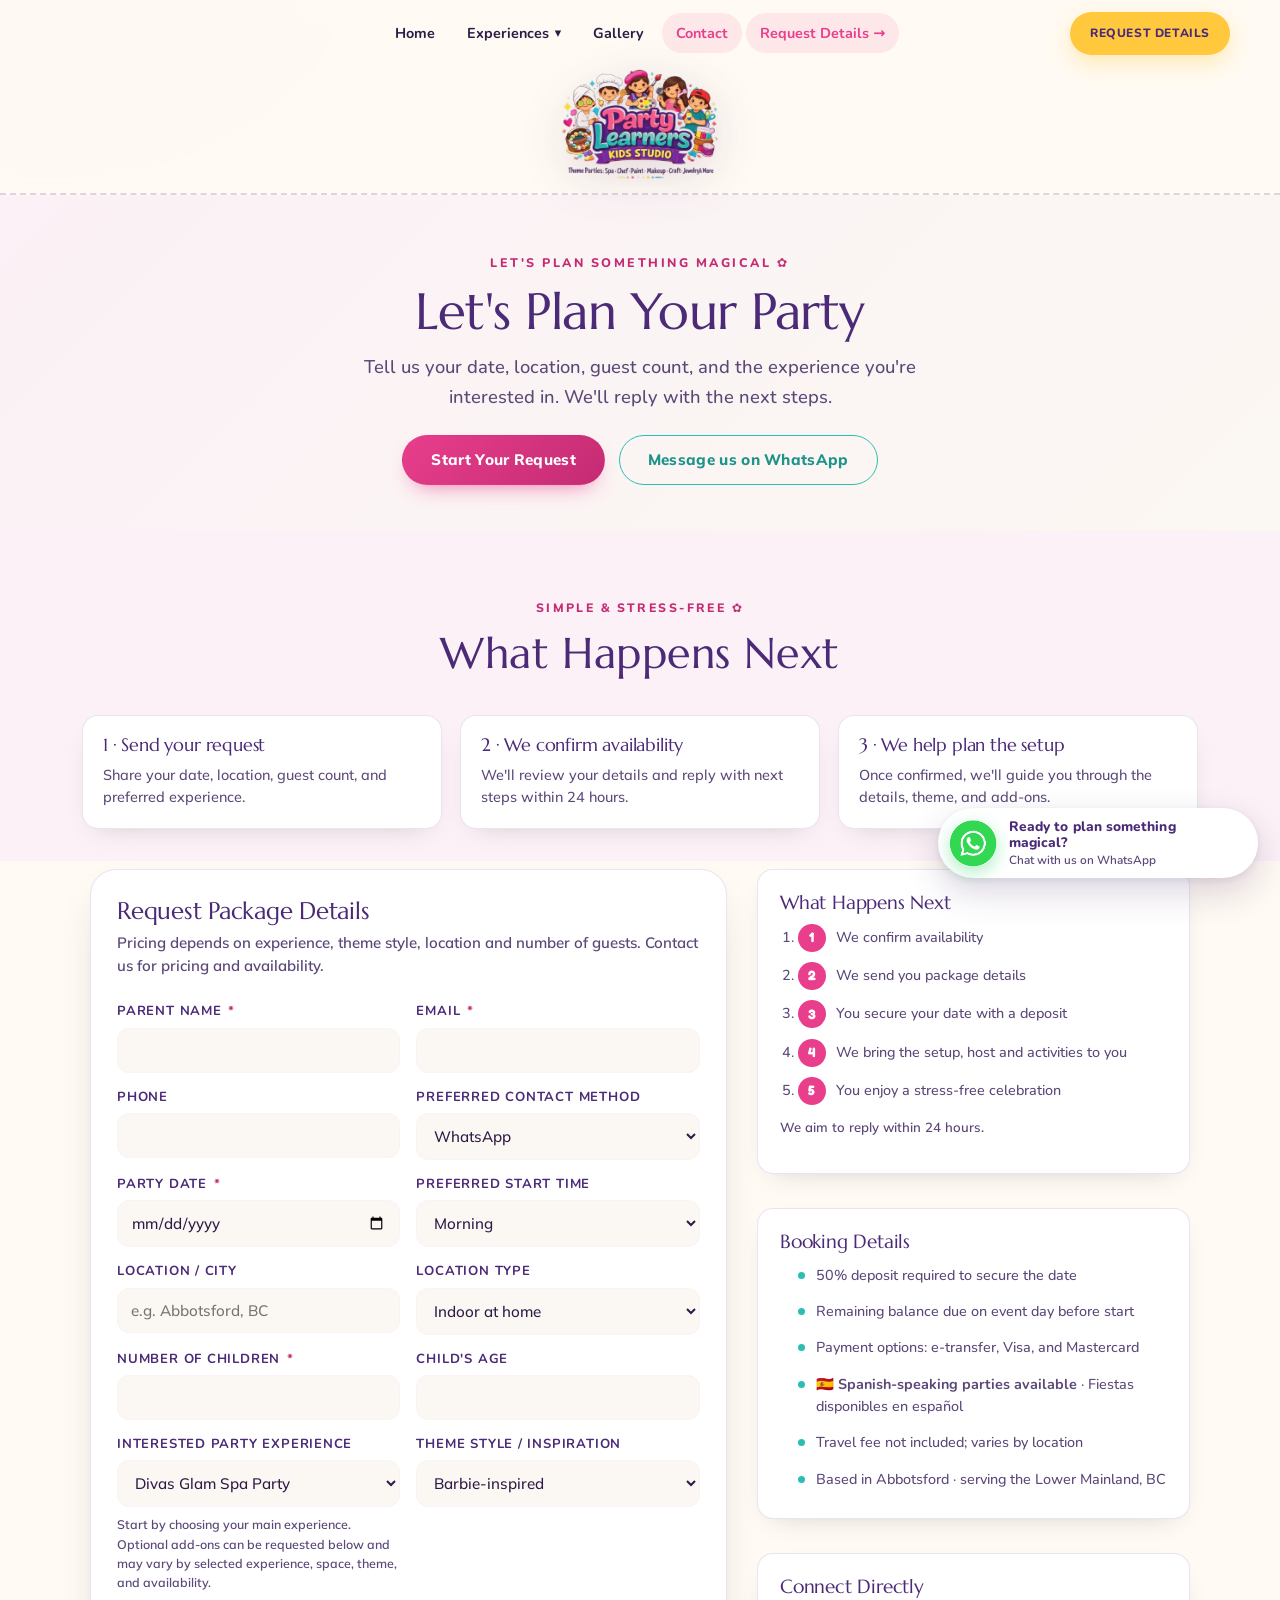
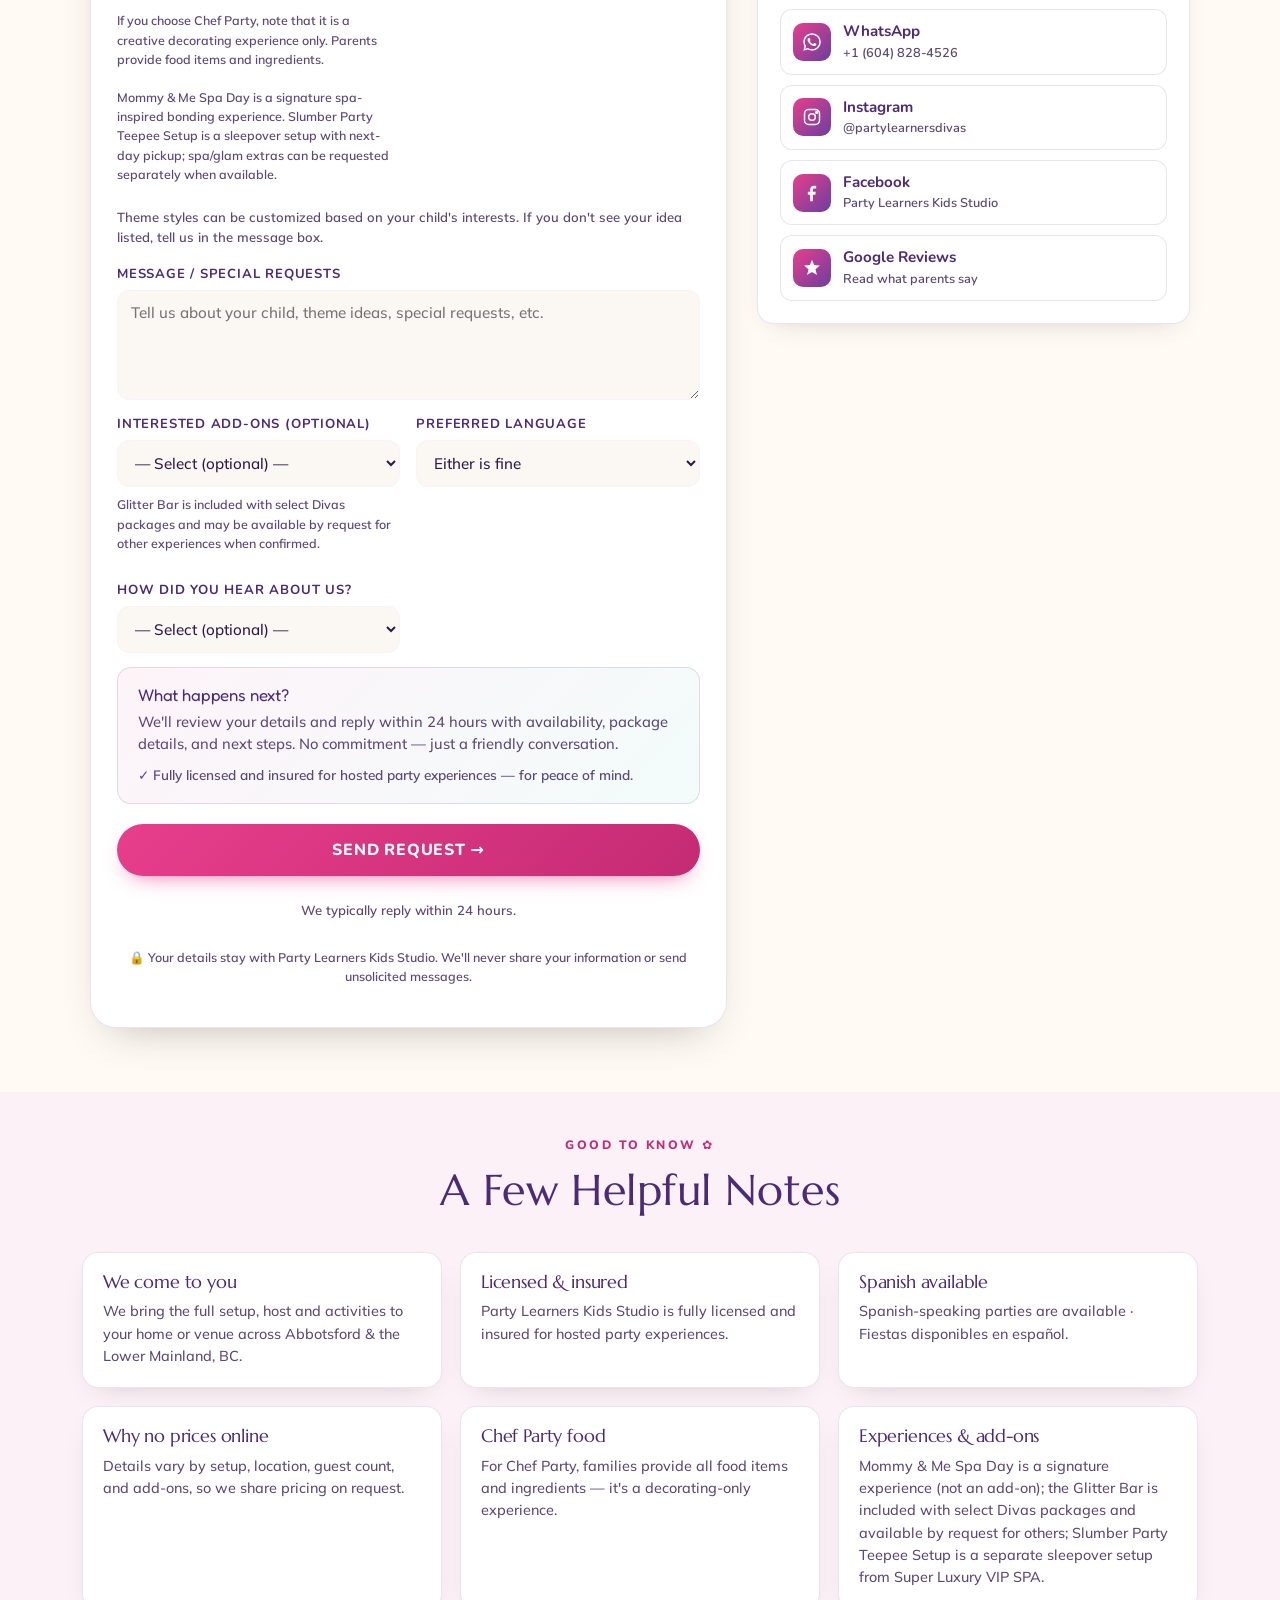
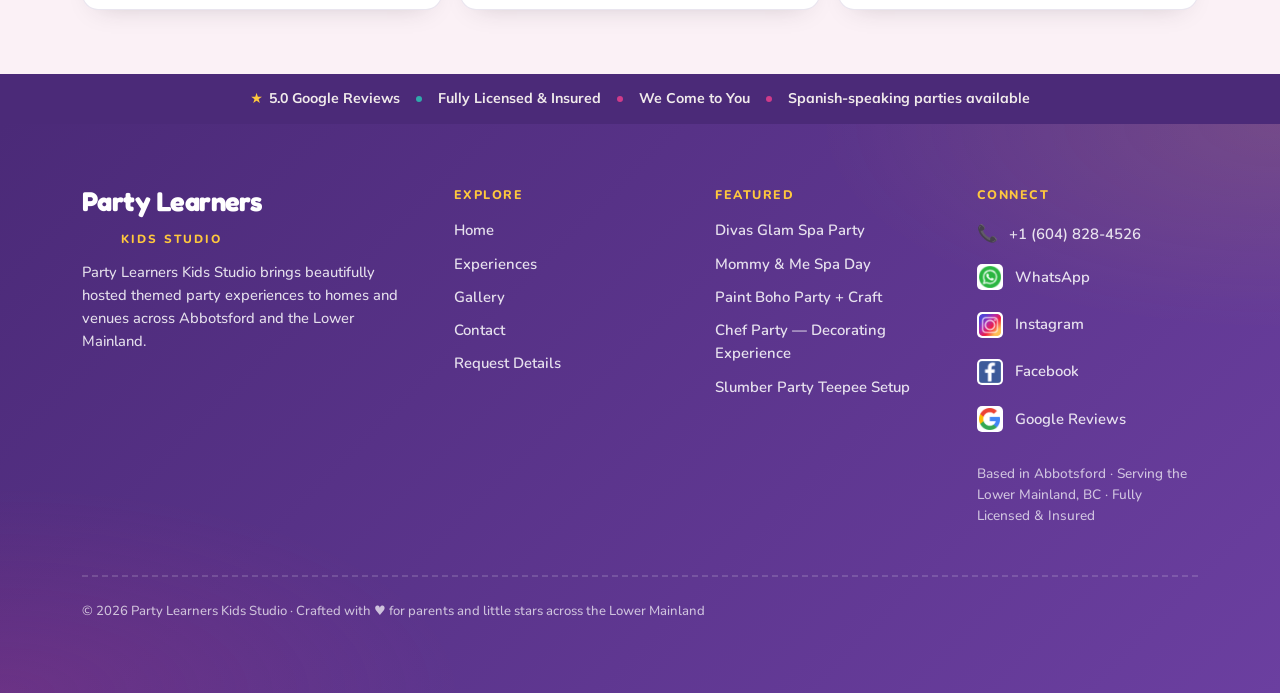
<file: contact.html>
<!DOCTYPE html>
<html lang="en">
<head>
  <meta charset="UTF-8" />
  <meta name="viewport" content="width=device-width, initial-scale=1.0" />
  <title>Request Party Details | Party Learners Kids Studio</title>
  <meta name="description" content="Request details for a kids party experience in Abbotsford or the Lower Mainland. Share your date, location, theme, and party details." />
  <link rel="preconnect" href="https://fonts.googleapis.com" />
  <link rel="preconnect" href="https://fonts.gstatic.com" crossorigin />
  <link href="https://fonts.googleapis.com/css2?family=Fredoka:wght@400;500;600;700&family=Nunito:wght@500;600;700;800&family=Caveat:wght@700&family=Playfair+Display:ital,wght@1,500;1,600;1,700&family=Marcellus&family=Cormorant+Garamond:wght@500;600;700&family=Mulish:wght@400;500;600;700;800&display=swap" rel="stylesheet" />
  <link rel="preload" as="image" href="images/logo-banner.png" />
  <link rel="stylesheet" href="css/style.css?v=68" />
  <link rel="stylesheet" href="css/service-v2.css?v=68" />
  <link rel="canonical" href="https://www.partylearners.ca/contact.html" />

  <meta property="og:type" content="website" />
  <meta property="og:title" content="Request Party Details | Party Learners Kids Studio" />
  <meta property="og:description" content="Request details for a kids party experience in Abbotsford or the Lower Mainland. Share your date, location, theme, and party details." />
  <meta property="og:image" content="https://www.partylearners.ca/images/og-party-learners-collage-v3.jpg" />
  <meta property="og:url" content="https://www.partylearners.ca/contact.html" />
  <meta property="og:site_name" content="Party Learners Kids Studio" />
  <meta name="twitter:card" content="summary_large_image" />
  <meta name="twitter:title" content="Request Party Details | Party Learners Kids Studio" />
  <meta name="twitter:description" content="Request details for a kids party experience in Abbotsford or the Lower Mainland. Share your date, location, theme, and party details." />
  <meta name="twitter:image" content="https://www.partylearners.ca/images/og-party-learners-collage-v3.jpg" />
  <link rel="icon" href="images/logo.jpeg" />
</head>
<body class="svc-v2">

<header class="site-header">
  <div class="container nav-wrap">
    <a href="index.html" class="brand"><img src="images/logo-banner.png" alt="Party Learners Kids Studio" class="brand-logo" width="800" height="537" decoding="async" fetchpriority="high" /></a>
    <nav>
      <ul class="nav-links" id="primary-menu">
        <li><a href="index.html">Home</a></li>
        <li class="has-submenu">
          <button type="button" class="submenu-toggle" aria-haspopup="true" aria-expanded="false" aria-controls="submenu-experiences">Experiences <span class="submenu-caret" aria-hidden="true">▾</span></button>
          <ul class="submenu" id="submenu-experiences" role="menu">
            <li role="none"><a role="menuitem" href="experiences.html">All Experiences (Compare)</a></li>
            <li role="none"><a role="menuitem" href="divas-glam-spa-party.html">Divas Glam Spa Party</a></li>
            <li role="none"><a role="menuitem" href="mommy-and-me-spa-day.html">Mommy &amp; Me Spa Day</a></li>
            <li role="none"><a role="menuitem" href="paint-boho-party.html">Paint Boho Party + Craft</a></li>
            <li role="none"><a role="menuitem" href="chef-party.html">Chef Party — Decorating Experience</a></li>
            <li role="none"><a role="menuitem" href="slumber-party-teepee-setup.html">Slumber Party Teepee Setup</a></li>
            <li role="none"><a role="menuitem" href="experiences.html#coming-soon">Science Party — Available by Request</a></li>
            <li role="none"><a role="menuitem" href="experiences.html#coming-soon">Craft &amp; Jewelry Party — Available by Request</a></li>
          </ul>
        </li>
        <li><a href="gallery.html">Gallery</a></li>
        <li><a href="contact.html">Contact</a></li>
        <li><a href="contact.html" class="menu-cta">Request Details →</a></li>
      </ul>
    </nav>
    <div class="nav-cta">
      <a href="#booking-form" class="btn btn-primary btn-sm">Request Details</a>
      <button class="nav-toggle" aria-label="Toggle menu" aria-expanded="false" aria-controls="primary-menu"><span></span></button>
    </div>
  </div>
</header>

<!-- ============== CONTACT HERO ============== -->
<section class="sv-pagehero">
  <div class="container">
    <span class="sv-pagehero__eyebrow">let's plan something magical ✿</span>
    <h1>Let's Plan Your Party</h1>
    <p>Tell us your date, location, guest count, and the experience you're interested in. We'll reply with the next steps.</p>
    <div class="sv-pagehero__actions">
      <a href="#booking-form" class="pv-btn">Start Your Request</a>
      <a href="https://wa.me/16048284526?text=Hi!%20I%27d%20like%20to%20ask%20about%20booking%20a%20kids%20party%20with%20Party%20Learners%20Kids%20Studio." target="_blank" rel="noopener noreferrer" class="pv-btn pv-btn--ghost-plum">Message us on WhatsApp</a>
    </div>
  </div>
</section>

<!-- ============== WHAT HAPPENS NEXT ============== -->
<section class="sv-section sv-section--soft" style="padding-bottom:32px">
  <div class="container">
    <div class="sv-head">
      <span class="sv-eyebrow">simple &amp; stress-free ✿</span>
      <h2 class="sv-h2">What Happens Next</h2>
    </div>
    <div class="sv-spec-grid">
      <div class="sv-spec"><h3>1 · Send your request</h3><p>Share your date, location, guest count, and preferred experience.</p></div>
      <div class="sv-spec"><h3>2 · We confirm availability</h3><p>We'll review your details and reply with next steps within 24 hours.</p></div>
      <div class="sv-spec"><h3>3 · We help plan the setup</h3><p>Once confirmed, we'll guide you through the details, theme, and add-ons.</p></div>
    </div>
  </div>
</section>

<section class="sv-section" style="padding-top:8px">
  <div class="container">
    <div class="contact-grid">

      <!-- Formspree form: submissions deliver to Jenny's Formspree inbox; on success, redirects to /thank-you.html via the _next hidden input. -->
      <form class="contact-form" id="booking-form" method="POST" action="https://formspree.io/f/mykodlnz" novalidate>
        <input type="hidden" name="_subject" value="New Party Inquiry — Party Learners" />
        <input type="hidden" name="_next" value="https://www.partylearners.ca/thank-you.html" />
        <input type="text" name="_gotcha" tabindex="-1" autocomplete="off" style="display:none" />
        <input type="text" name="website" tabindex="-1" autocomplete="off" aria-hidden="true" style="position:absolute;left:-9999px;width:1px;height:1px;opacity:0" />
        <h2>Request Package Details</h2>
        <p class="muted" style="margin-bottom:24px;font-weight:600">Pricing depends on experience, theme style, location and number of guests. Contact us for pricing and availability.</p>

        <div class="form-row">
          <div class="form-group">
            <label for="parent-name">Parent name <span class="required" aria-hidden="true">*</span></label>
            <input id="parent-name" name="parent-name" type="text" required />
          </div>
          <div class="form-group">
            <label for="email">Email <span class="required" aria-hidden="true">*</span></label>
            <input id="email" name="email" type="email" required />
          </div>
        </div>

        <div class="form-row">
          <div class="form-group">
            <label for="phone">Phone</label>
            <input id="phone" name="phone" type="tel" />
          </div>
          <div class="form-group">
            <label for="contact-method">Preferred contact method</label>
            <select id="contact-method" name="contact-method">
              <option>WhatsApp</option>
              <option>Phone call</option>
              <option>Email</option>
            </select>
          </div>
        </div>

        <div class="form-row">
          <div class="form-group">
            <label for="party-date">Party date <span class="required" aria-hidden="true">*</span></label>
            <input id="party-date" name="party-date" type="date" required />
          </div>
          <div class="form-group">
            <label for="start-time">Preferred start time</label>
            <select id="start-time" name="start-time">
              <option>Morning</option>
              <option>Afternoon</option>
              <option>Evening</option>
              <option>Flexible</option>
            </select>
          </div>
        </div>

        <div class="form-row">
          <div class="form-group">
            <label for="location">Location / city</label>
            <input id="location" name="location" type="text" placeholder="e.g. Abbotsford, BC" />
          </div>
          <div class="form-group">
            <label for="location-type">Location type</label>
            <select id="location-type" name="location-type">
              <option>Indoor at home</option>
              <option>Indoor venue</option>
              <option>Outdoor park / playground</option>
              <option>Not sure yet</option>
            </select>
          </div>
        </div>

        <div class="form-row">
          <div class="form-group">
            <label for="num-children">Number of children <span class="required" aria-hidden="true">*</span></label>
            <input id="num-children" name="num-children" type="number" min="1" required />
          </div>
          <div class="form-group">
            <label for="child-age">Child's age</label>
            <input id="child-age" name="child-age" type="number" min="1" max="18" />
          </div>
        </div>

        <div class="form-row">
          <div class="form-group">
            <label for="experience">Interested party experience</label>
            <select id="experience" name="experience">
              <optgroup label="Signature Experiences">
                <option>Divas Glam Spa Party</option>
                <option>Mommy &amp; Me Spa Day</option>
                <option>Paint Boho Party + Craft</option>
                <option>Chef Party — Decorating Experience</option>
                <option>Slumber Party Teepee Setup</option>
              </optgroup>
              <optgroup label="Divas Upgrade">
                <option>Super Luxury VIP SPA — Divas Glam upgrade</option>
              </optgroup>
              <optgroup label="Available by Request">
                <option>Science Party — Available by Request</option>
                <option>Craft &amp; Jewelry Party — Available by Request</option>
              </optgroup>
              <option>Not sure yet</option>
            </select>
            <p class="muted" style="margin-top:8px;font-size:.78rem;font-weight:600">Start by choosing your main experience. Optional add-ons can be requested below and may vary by selected experience, space, theme, and availability.</p>
            <p class="muted" style="margin-top:6px;font-size:.78rem;font-weight:600">If you choose Chef Party, note that it is a creative decorating experience only. Parents provide food items and ingredients.</p>
            <p class="muted" style="margin-top:6px;font-size:.78rem;font-weight:600">Mommy &amp; Me Spa Day is a signature spa-inspired bonding experience. Slumber Party Teepee Setup is a sleepover setup with next-day pickup; spa/glam extras can be requested separately when available.</p>
          </div>
          <div class="form-group">
            <label for="theme-style">Theme style / inspiration</label>
            <select id="theme-style" name="theme-style">
              <option>Barbie-inspired</option>
              <option>Frozen-inspired</option>
              <option>Disney Princess</option>
              <option>Hello Kitty-inspired</option>
              <option>Pink Bow</option>
              <option>Coquette-inspired</option>
              <option>Angel &amp; Stitch</option>
              <option>Capybara Fun</option>
              <option>Axolotl</option>
              <option>Harry Potter-inspired</option>
              <option>Demon Hunters-inspired</option>
              <option>I have another idea</option>
              <option>Not sure yet</option>
            </select>
          </div>
        </div>

        <p class="muted" style="margin-top:-4px;margin-bottom:16px;font-size:.82rem;font-weight:600">Theme styles can be customized based on your child's interests. If you don't see your idea listed, tell us in the message box.</p>

        <div class="form-row single">
          <div class="form-group">
            <label for="message">Message / special requests</label>
            <textarea id="message" name="message" placeholder="Tell us about your child, theme ideas, special requests, etc."></textarea>
          </div>
        </div>

        <div class="form-row">
          <div class="form-group">
            <label for="add-ons">Interested add-ons (optional)</label>
            <select id="add-ons" name="add-ons">
              <option value="">— Select (optional) —</option>
              <option>Glitter Bar</option>
              <option>Balloon Garland</option>
              <option>Jewelry Station</option>
              <option>VIP Chair / Premium Décor</option>
              <option>Spa/glam extras for Slumber (if available)</option>
              <option>Not sure yet</option>
            </select>
            <p class="muted" style="margin-top:8px;font-size:.78rem;font-weight:600">Glitter Bar is included with select Divas packages and may be available by request for other experiences when confirmed.</p>
          </div>
          <div class="form-group">
            <label for="language">Preferred language</label>
            <select id="language" name="language">
              <option>Either is fine</option>
              <option>English</option>
              <option>Spanish</option>
            </select>
          </div>
        </div>

        <div class="form-row">
          <div class="form-group" style="flex:1 1 100%">
            <label for="referral">How did you hear about us?</label>
            <select id="referral" name="referral">
              <option value="">— Select (optional) —</option>
              <option>Instagram</option>
              <option>Facebook</option>
              <option>Google</option>
              <option>Friend / referral</option>
              <option>Event / community group</option>
              <option>Other</option>
            </select>
          </div>
        </div>

        <div class="form-helper" style="background:linear-gradient(135deg,rgba(232,62,140,.06),rgba(43,191,180,.06));border:1px solid rgba(75,42,120,.14);border-radius:14px;padding:18px 20px;margin:8px 0 20px">
          <h4 style="margin:0 0 6px;font-family:var(--font-display);font-size:1.05rem;color:var(--purple-deep)">What happens next?</h4>
          <p style="margin:0;font-size:.92rem;line-height:1.5;color:var(--ink-soft)">We'll review your details and reply within 24 hours with availability, package details, and next steps. No commitment — just a friendly conversation.</p>
          <p style="margin:10px 0 0;font-size:.85rem;line-height:1.5;color:var(--ink-soft);font-weight:600">✓ Fully licensed and insured for hosted party experiences — for peace of mind.</p>
        </div>

        <div class="form-actions">
          <button type="submit" class="btn btn-primary">Send Request →</button>
          <p class="form-note form-feedback" aria-live="polite">We typically reply within 24 hours.</p>
        </div>

        <p class="muted" style="margin-top:14px;font-size:.78rem;font-weight:600;text-align:center">🔒 Your details stay with Party Learners Kids Studio. We'll never share your information or send unsolicited messages.</p>

        <div class="form-success" id="form-success" role="status" aria-live="polite">
          ✓ Got it! We'll reply within 24 hours. Need it sooner? <a href="https://wa.me/16048284526?text=Hi%21%20I%20just%20submitted%20a%20party%20inquiry%20%E2%80%94%20looking%20forward%20to%20chatting%21" target="_blank" rel="noopener noreferrer">Message us on WhatsApp</a>.
        </div>
      </form>

      <aside class="contact-aside">
        <div class="info-card">
          <h3>What Happens Next</h3>
          <ol>
            <li>We confirm availability</li>
            <li>We send you package details</li>
            <li>You secure your date with a deposit</li>
            <li>We bring the setup, host and activities to you</li>
            <li>You enjoy a stress-free celebration</li>
          </ol>
          <p class="muted" style="margin-top:10px;font-size:.82rem;font-weight:600">We aim to reply within 24 hours.</p>
        </div>

        <div class="info-card">
          <h3>Booking Details</h3>
          <ul class="list">
            <li>50% deposit required to secure the date</li>
            <li>Remaining balance due on event day before start</li>
            <li>Payment options: e-transfer, Visa, and Mastercard</li>
            <li>🇪🇸 <strong>Spanish-speaking parties available</strong> · Fiestas disponibles en español</li>
            <li>Travel fee not included; varies by location</li>
            <li>Based in Abbotsford · serving the Lower Mainland, BC</li>
          </ul>
        </div>

        <div class="info-card">
          <h3>Connect Directly</h3>
          <div class="social-links">
            <a class="social-link" href="https://wa.me/16048284526?text=Hi%21%20I%27d%20like%20to%20ask%20about%20booking%20a%20kids%20party%20with%20Party%20Learners%20Kids%20Studio." target="_blank" rel="noopener noreferrer">
              <span class="social-link-icon"><svg viewBox="0 0 448 512" fill="currentColor"><path d="M380.9 97.1C339 55.1 283.2 32 223.9 32c-122.4 0-222 99.6-222 222 0 39.1 10.2 77.3 29.6 111L0 480l117.7-30.9c32.4 17.7 68.9 27 106.1 27h.1c122.3 0 224.1-99.6 224.1-222 0-59.3-25.2-115-67.1-157zm-157 341.6c-33.2 0-65.7-8.9-94-25.7l-6.7-4-69.8 18.3L72 359.2l-4.4-7c-18.5-29.4-28.2-63.3-28.2-98.2 0-101.7 82.8-184.5 184.6-184.5 49.3 0 95.6 19.2 130.4 54.1 34.8 34.9 56.2 81.2 56.1 130.5 0 101.8-84.9 184.6-186.6 184.6zm101.2-138.2c-5.5-2.8-32.8-16.2-37.9-18-5.1-1.9-8.8-2.8-12.5 2.8-3.7 5.6-14.3 18-17.6 21.8-3.2 3.7-6.5 4.2-12 1.4-32.6-16.3-54-29.1-75.5-66-5.7-9.8 5.7-9.1 16.3-30.3 1.8-3.7.9-6.9-.5-9.7-1.4-2.8-12.5-30.1-17.1-41.2-4.5-10.8-9.1-9.3-12.5-9.5-3.2-.2-6.9-.2-10.6-.2-3.7 0-9.7 1.4-14.8 6.9-5.1 5.6-19.4 19-19.4 46.3 0 27.3 19.9 53.7 22.6 57.4 2.8 3.7 39.1 59.7 94.8 83.8 35.2 15.2 49 16.5 66.6 13.9 10.7-1.6 32.8-13.4 37.4-26.4 4.6-13 4.6-24.1 3.2-26.4-1.3-2.5-5-3.9-10.5-6.6z"/></svg></span>
              <span><strong>WhatsApp</strong><small>+1 (604) 828-4526</small></span>
            </a>
            <a class="social-link" href="https://www.instagram.com/partylearnersdivas/" target="_blank" rel="noopener noreferrer">
              <span class="social-link-icon"><svg viewBox="0 0 24 24" fill="none" stroke="currentColor" stroke-width="1.8"><rect x="3" y="3" width="18" height="18" rx="5"/><circle cx="12" cy="12" r="4"/><circle cx="17.5" cy="6.5" r="1" fill="currentColor"/></svg></span>
              <span><strong>Instagram</strong><small>@partylearnersdivas</small></span>
            </a>
            <a class="social-link" href="https://www.facebook.com/profile.php?id=61575817507492" target="_blank" rel="noopener noreferrer">
              <span class="social-link-icon"><svg viewBox="0 0 24 24" fill="currentColor"><path d="M13 22v-8h3l.5-3.5H13V8.2c0-1 .3-1.7 1.7-1.7H17V3.3c-.3 0-1.4-.1-2.7-.1-2.7 0-4.5 1.6-4.5 4.6v2.7H7V14h2.8v8H13Z"/></svg></span>
              <span><strong>Facebook</strong><small>Party Learners Kids Studio</small></span>
            </a>
            <a class="social-link" href="https://share.google/UC2ASsx1LRt7J7YGp" target="_blank" rel="noopener noreferrer">
              <span class="social-link-icon"><svg viewBox="0 0 24 24" fill="currentColor"><path d="m12 2 2.6 6.4 6.9.6-5.3 4.6 1.7 6.7L12 16.9 6.1 20.3l1.7-6.7-5.3-4.6 6.9-.6L12 2Z"/></svg></span>
              <span><strong>Google Reviews</strong><small>Read what parents say</small></span>
            </a>
          </div>
        </div>
      </aside>

    </div>
  </div>
</section>

<!-- ============== GOOD TO KNOW ============== -->
<section class="sv-section sv-section--soft" style="padding-top:40px">
  <div class="container">
    <div class="sv-head">
      <span class="sv-eyebrow">good to know ✿</span>
      <h2 class="sv-h2">A Few Helpful Notes</h2>
    </div>
    <div class="sv-spec-grid">
      <div class="sv-spec"><h3>We come to you</h3><p>We bring the full setup, host and activities to your home or venue across Abbotsford &amp; the Lower Mainland, BC.</p></div>
      <div class="sv-spec"><h3>Licensed &amp; insured</h3><p>Party Learners Kids Studio is fully licensed and insured for hosted party experiences.</p></div>
      <div class="sv-spec"><h3>Spanish available</h3><p>Spanish-speaking parties are available · Fiestas disponibles en español.</p></div>
      <div class="sv-spec"><h3>Why no prices online</h3><p>Details vary by setup, location, guest count, and add-ons, so we share pricing on request.</p></div>
      <div class="sv-spec"><h3>Chef Party food</h3><p>For Chef Party, families provide all food items and ingredients — it's a decorating-only experience.</p></div>
      <div class="sv-spec"><h3>Experiences &amp; add-ons</h3><p>Mommy &amp; Me Spa Day is a signature experience (not an add-on); the Glitter Bar is included with select Divas packages and available by request for others; Slumber Party Teepee Setup is a separate sleepover setup from Super Luxury VIP SPA.</p></div>
    </div>
  </div>
</section>

<!-- ============== FINAL TRUST STRIP ============== -->
<div class="sv-trust" aria-label="Why parents choose Party Learners">
  <div class="container sv-trust__inner">
    <span class="sv-trust__item"><span class="star" aria-hidden="true">★</span> 5.0 Google Reviews</span>
    <span class="sv-trust__sep" aria-hidden="true"></span>
    <span class="sv-trust__item">Fully Licensed &amp; Insured</span>
    <span class="sv-trust__sep" aria-hidden="true"></span>
    <span class="sv-trust__item">We Come to You</span>
    <span class="sv-trust__sep" aria-hidden="true"></span>
    <span class="sv-trust__item">Spanish-speaking parties available</span>
  </div>
</div>

<footer class="site-footer">
  <div class="container">
    <div class="footer-grid">
      <div class="footer-brand">
        <a href="index.html" class="brand footer-wordmark" aria-label="Party Learners Kids Studio">

          <span class="wm-line1">Party Learners</span>

          <span class="wm-line2">Kids Studio</span>

        </a>
        <p>Party Learners Kids Studio brings beautifully hosted themed party experiences to homes and venues across Abbotsford and the Lower Mainland.</p>
      </div>
      <div>
        <h4>Explore</h4>
        <ul>
          <li><a href="index.html">Home</a></li>
          <li><a href="experiences.html">Experiences</a></li>
          <li><a href="gallery.html">Gallery</a></li>
          <li><a href="contact.html">Contact</a></li>
          <li><a href="contact.html">Request Details</a></li>
        </ul>
      </div>
      <div>
        <h4>Featured</h4>
                <ul>
          <li><a href="divas-glam-spa-party.html">Divas Glam Spa Party</a></li>
          <li><a href="mommy-and-me-spa-day.html">Mommy &amp; Me Spa Day</a></li>
          <li><a href="paint-boho-party.html">Paint Boho Party + Craft</a></li>
          <li><a href="chef-party.html">Chef Party — Decorating Experience</a></li>
          <li><a href="slumber-party-teepee-setup.html">Slumber Party Teepee Setup</a></li>
        </ul>
      </div>
      <div>
        <h4>Connect</h4>
        <ul class="footer-connect">
          <li><a href="tel:+16048284526" aria-label="Call +1 604 828 4526"><span class="fc-ico fc-ico--phone" aria-hidden="true">📞</span> +1 (604) 828-4526</a></li>
          <li><a href="https://wa.me/16048284526?text=Hi%21%20I%27d%20like%20to%20ask%20about%20booking%20a%20kids%20party%20with%20Party%20Learners%20Kids%20Studio." target="_blank" rel="noopener noreferrer" aria-label="WhatsApp"><img class="fc-logo" src="images/brand-whatsapp.png" alt="" width="22" height="22" loading="lazy" /> WhatsApp</a></li>
          <li><a href="https://www.instagram.com/partylearnersdivas/" target="_blank" rel="noopener noreferrer" aria-label="Instagram"><img class="fc-logo" src="images/brand-instagram.png" alt="" width="22" height="22" loading="lazy" /> Instagram</a></li>
          <li><a href="https://www.facebook.com/profile.php?id=61575817507492" target="_blank" rel="noopener noreferrer" aria-label="Facebook"><img class="fc-logo" src="images/brand-facebook.png" alt="" width="22" height="22" loading="lazy" /> Facebook</a></li>
          <li><a href="https://share.google/UC2ASsx1LRt7J7YGp" target="_blank" rel="noopener noreferrer" aria-label="Google Reviews"><img class="fc-logo" src="images/brand-google.png" alt="" width="22" height="22" loading="lazy" /> Google Reviews</a></li>
        </ul>
        <ul class="mt-2">
          <li style="color:rgba(255,255,255,.7);font-size:.85rem">Based in Abbotsford · Serving the Lower Mainland, BC · Fully Licensed & Insured</li>
        </ul>
      </div>
    </div>
    <div class="footer-bottom">
      <span>© 2026 Party Learners Kids Studio · Crafted with ♥ for parents and little stars across the Lower Mainland</span>
    </div>
  </div>
</footer>

<!-- ============== FLOATING WHATSAPP WIDGET ============== -->
<a class="whatsapp-float"
   href="https://wa.me/16048284526?text=Hi!%20I%27d%20like%20to%20ask%20about%20booking%20a%20kids%20party%20with%20Party%20Learners%20Kids%20Studio."
   target="_blank"
   rel="noopener noreferrer"
   aria-label="Chat with Party Learners on WhatsApp">
  <span class="whatsapp-float__icon" aria-hidden="true">
    <img src="images/whatsapp-icon.png" alt="" width="48" height="48" decoding="async" />
  </span>
  <span class="whatsapp-float__text">
    <strong>Ready to plan something magical?</strong>
    <small>Chat with us on WhatsApp</small>
  </span>
</a>

<script src="js/main.js?v=68"></script>
</body>
</html>
</file>
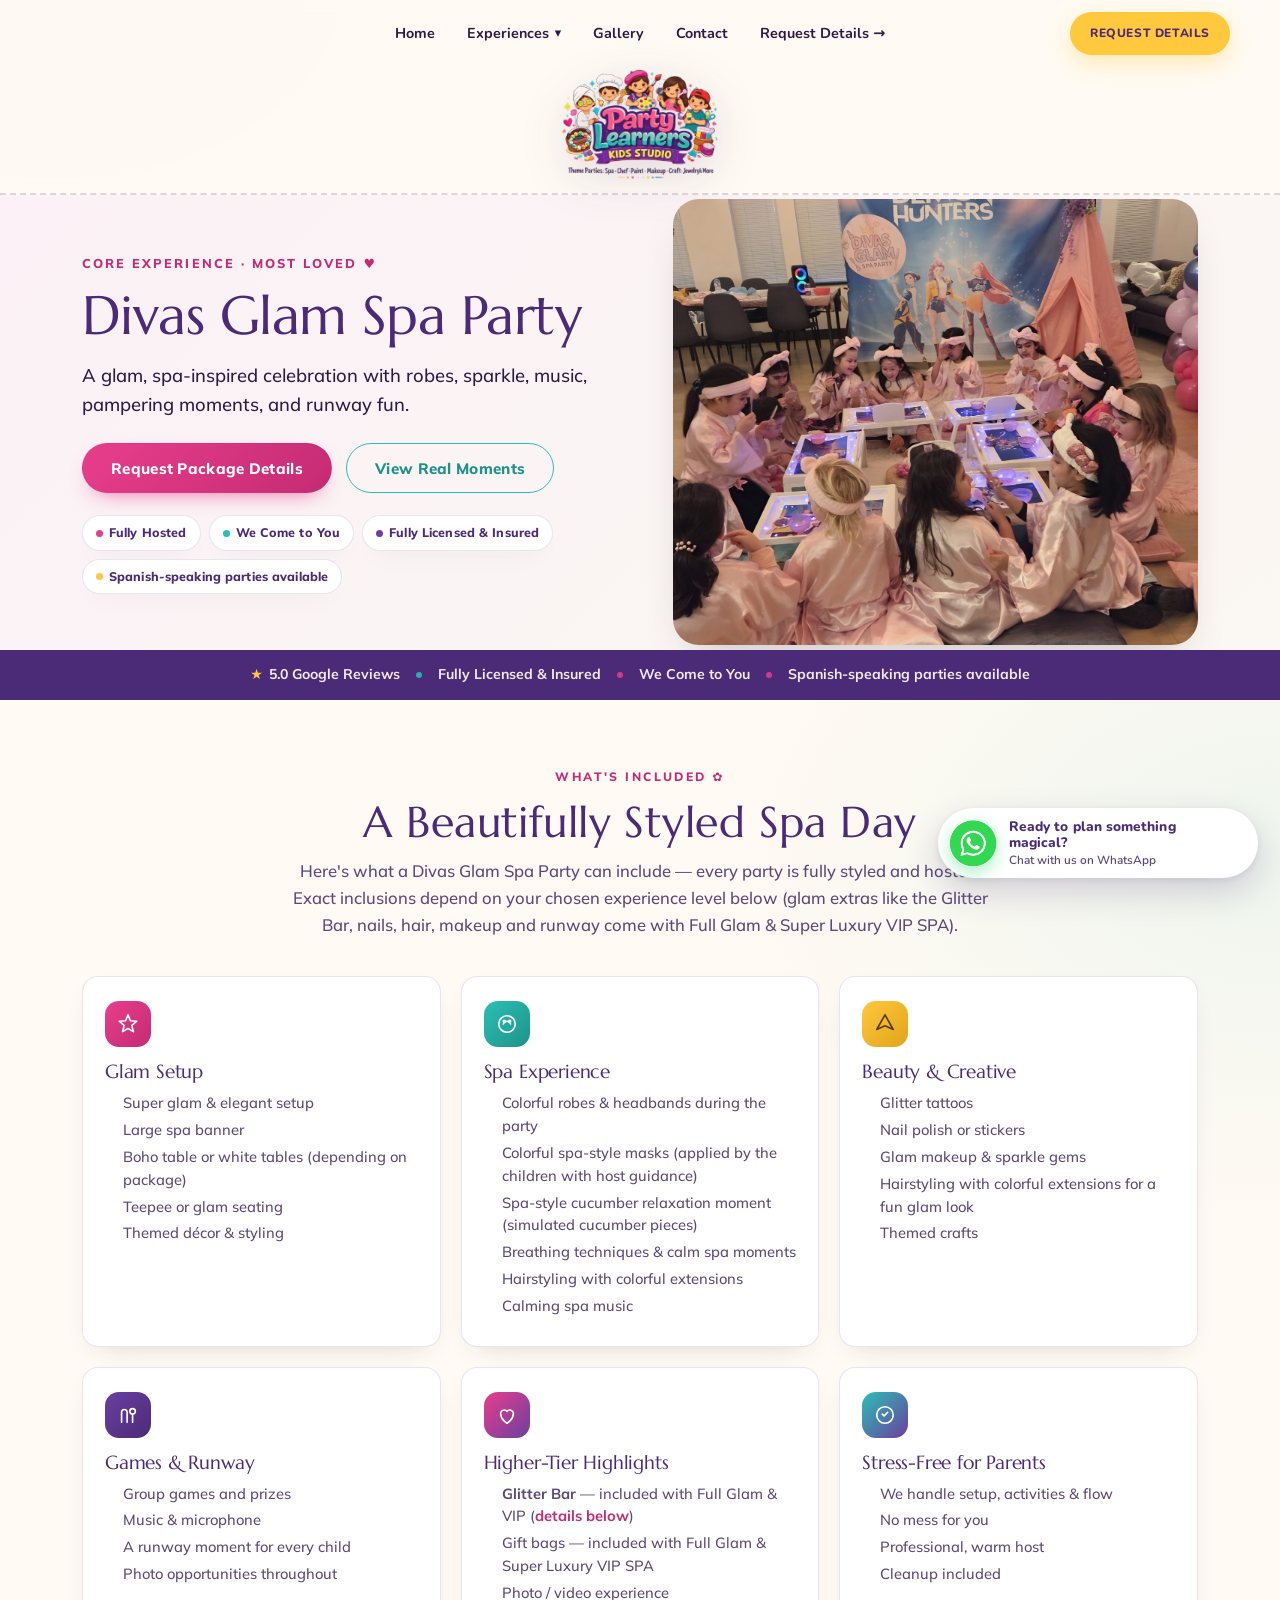
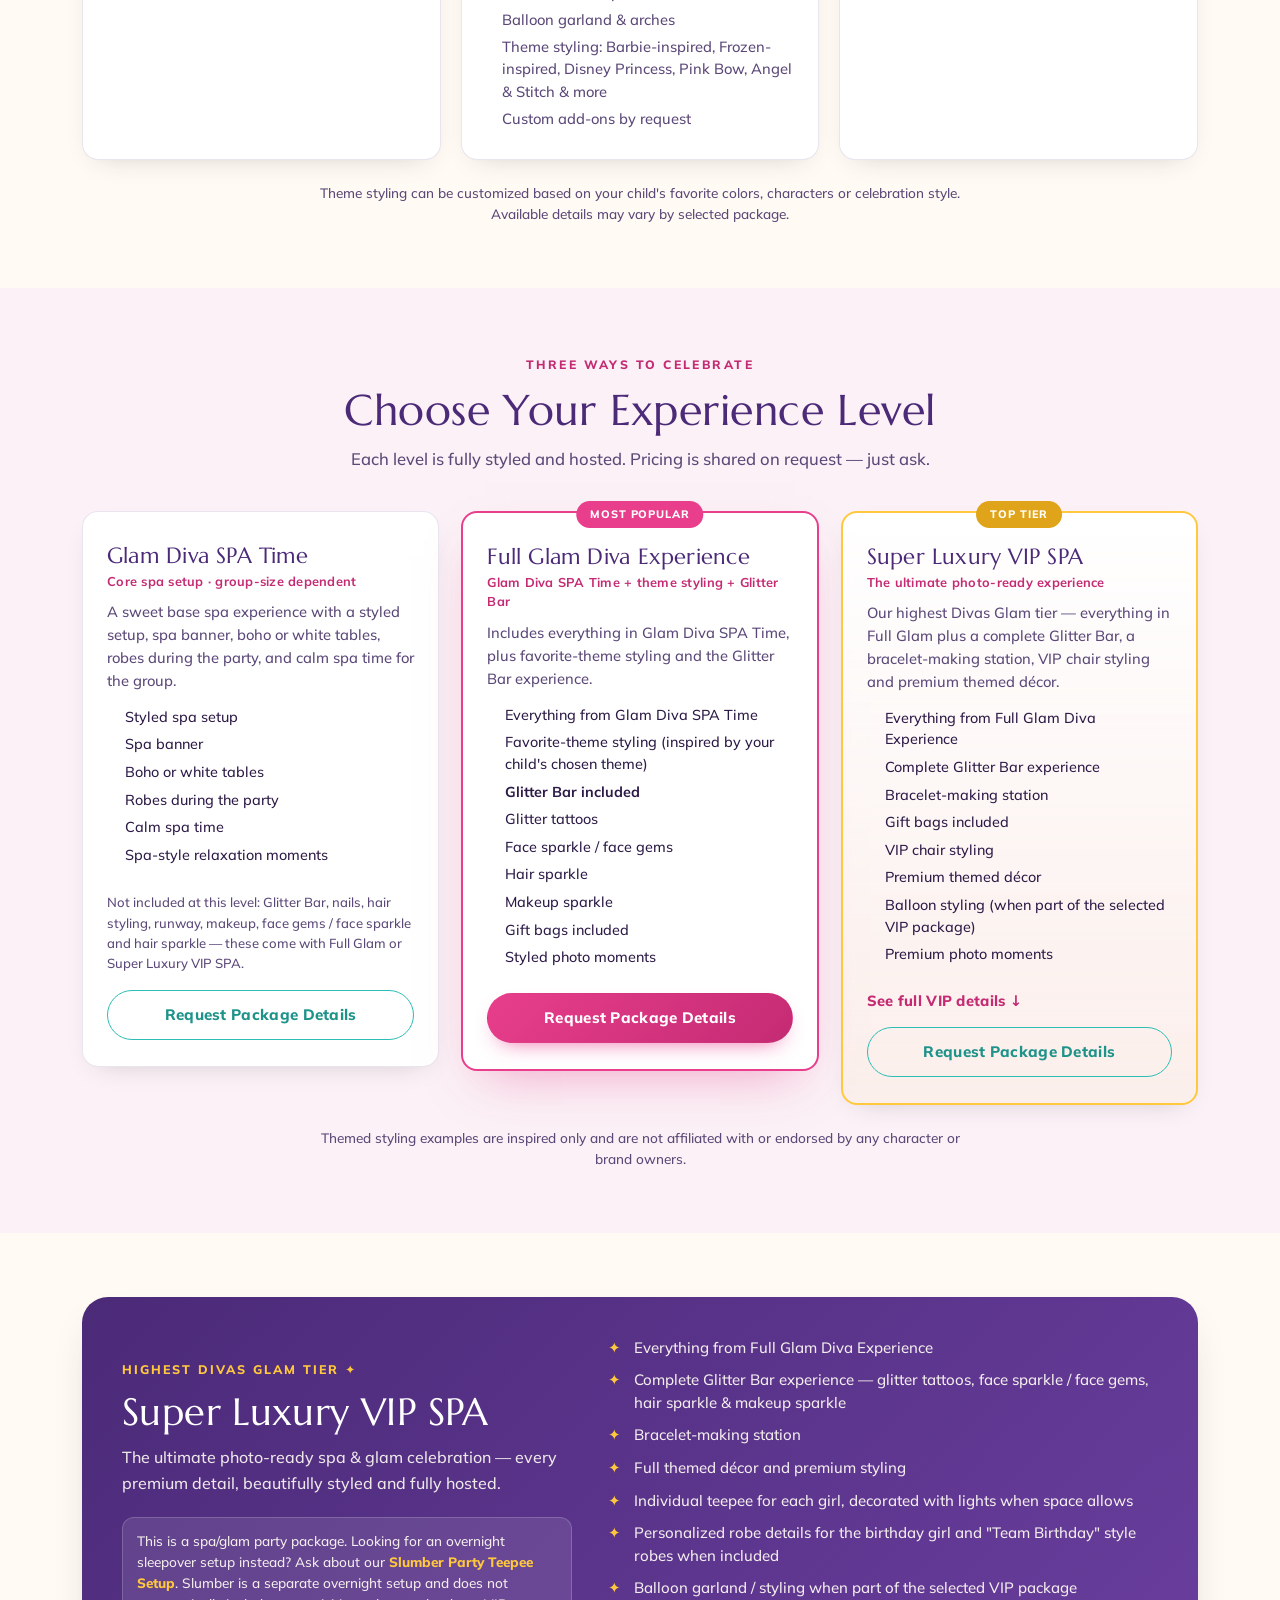
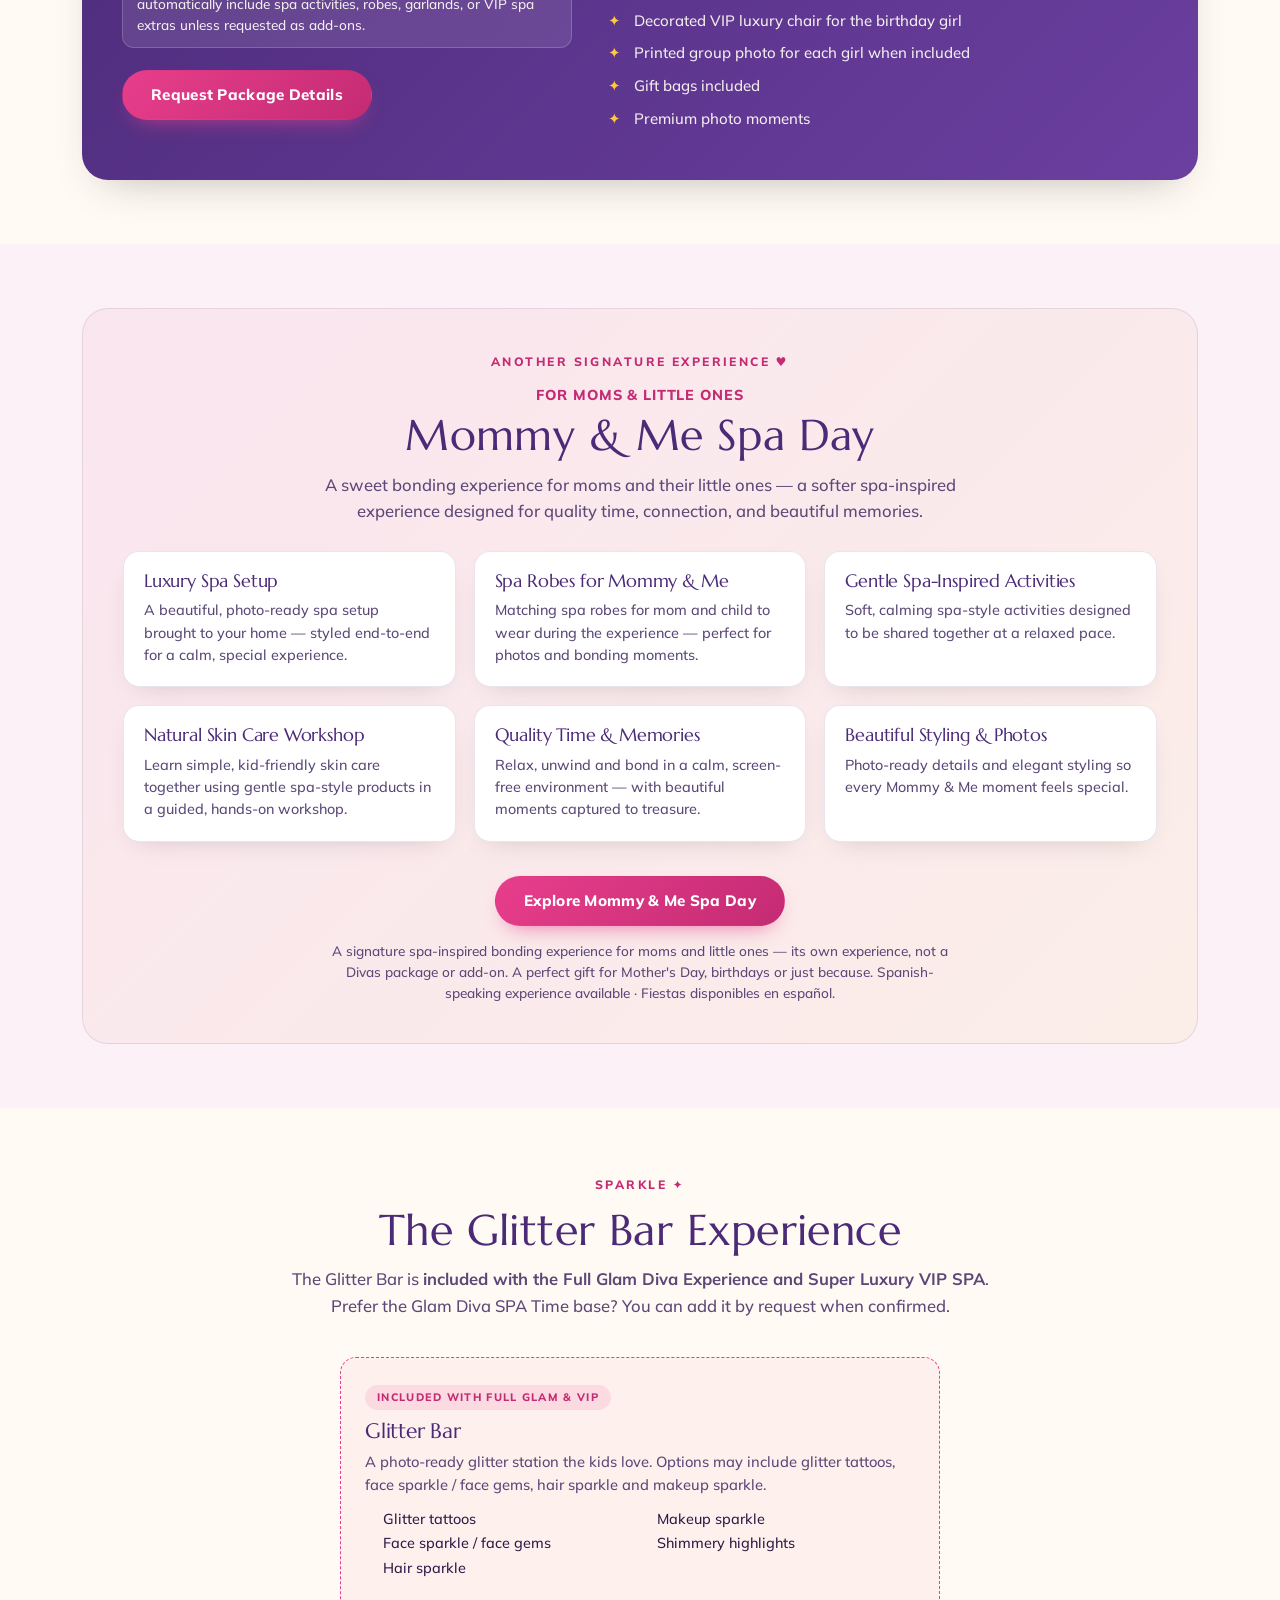
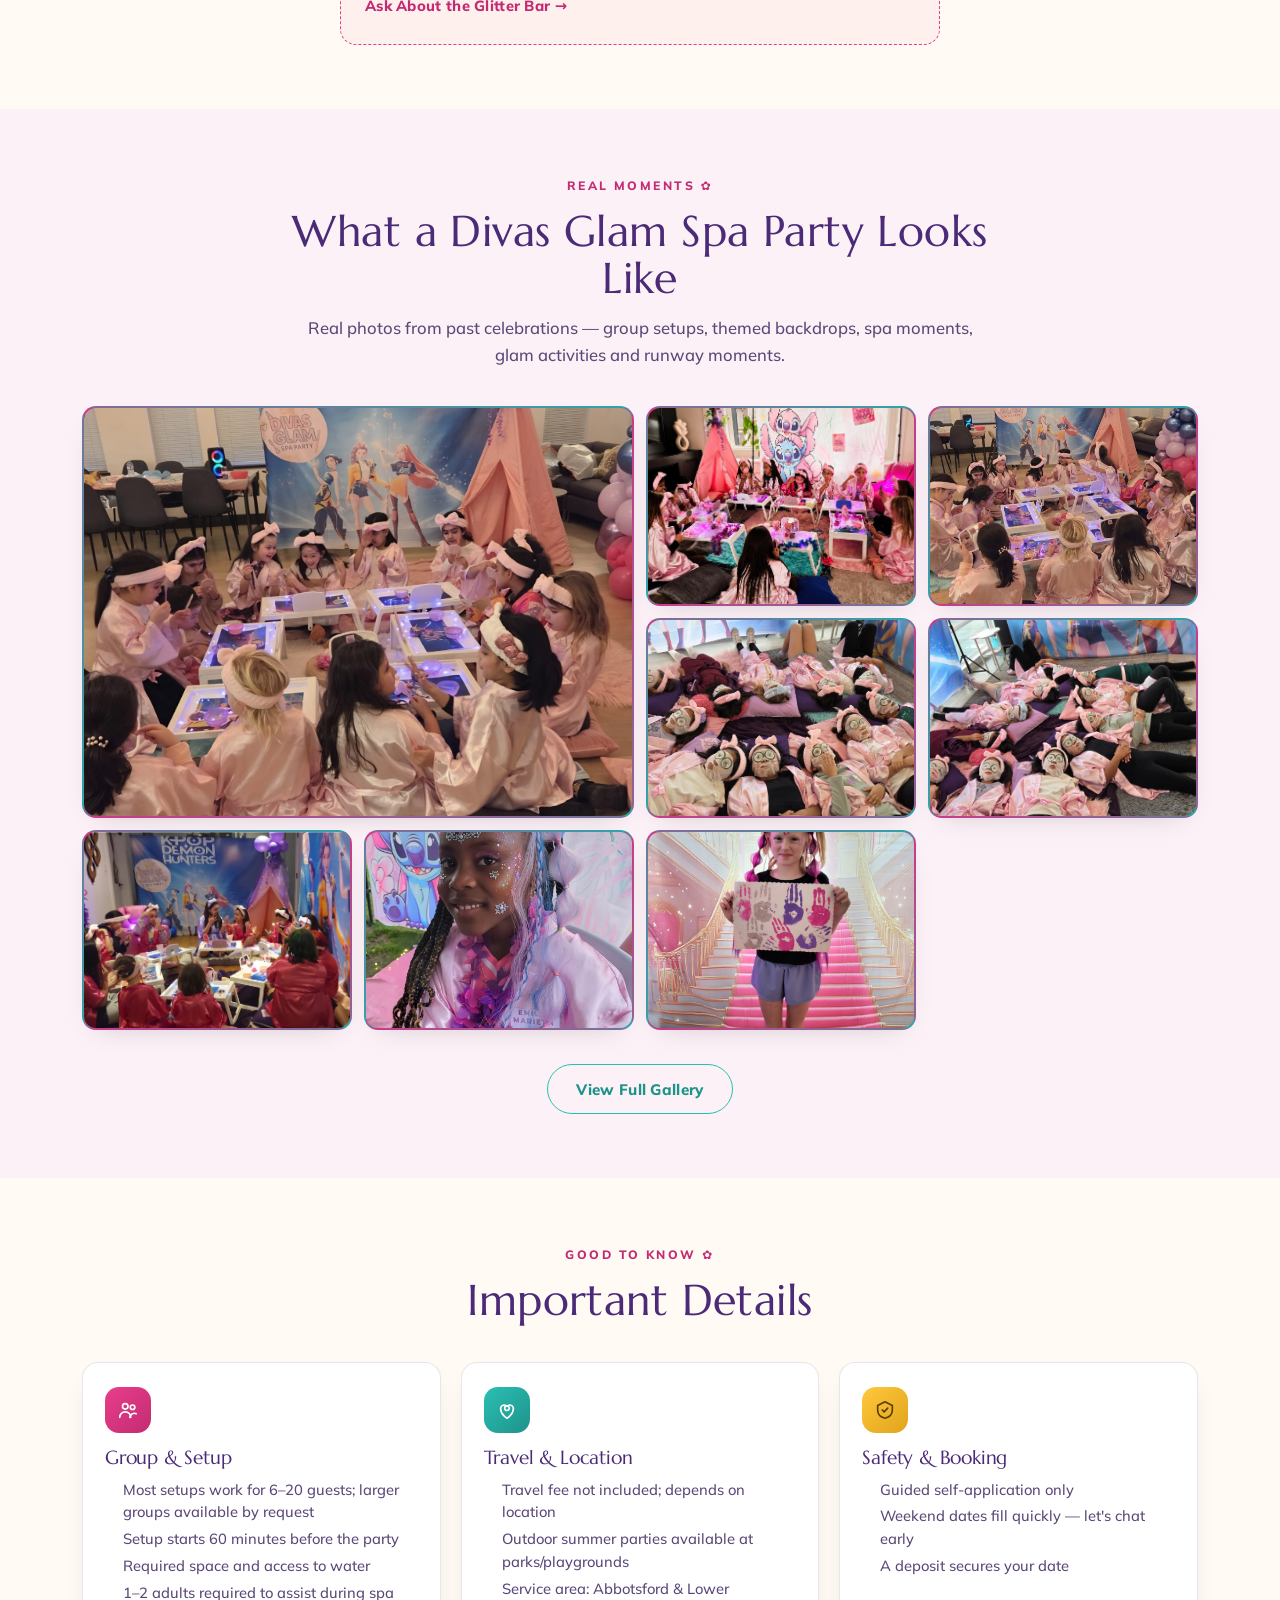
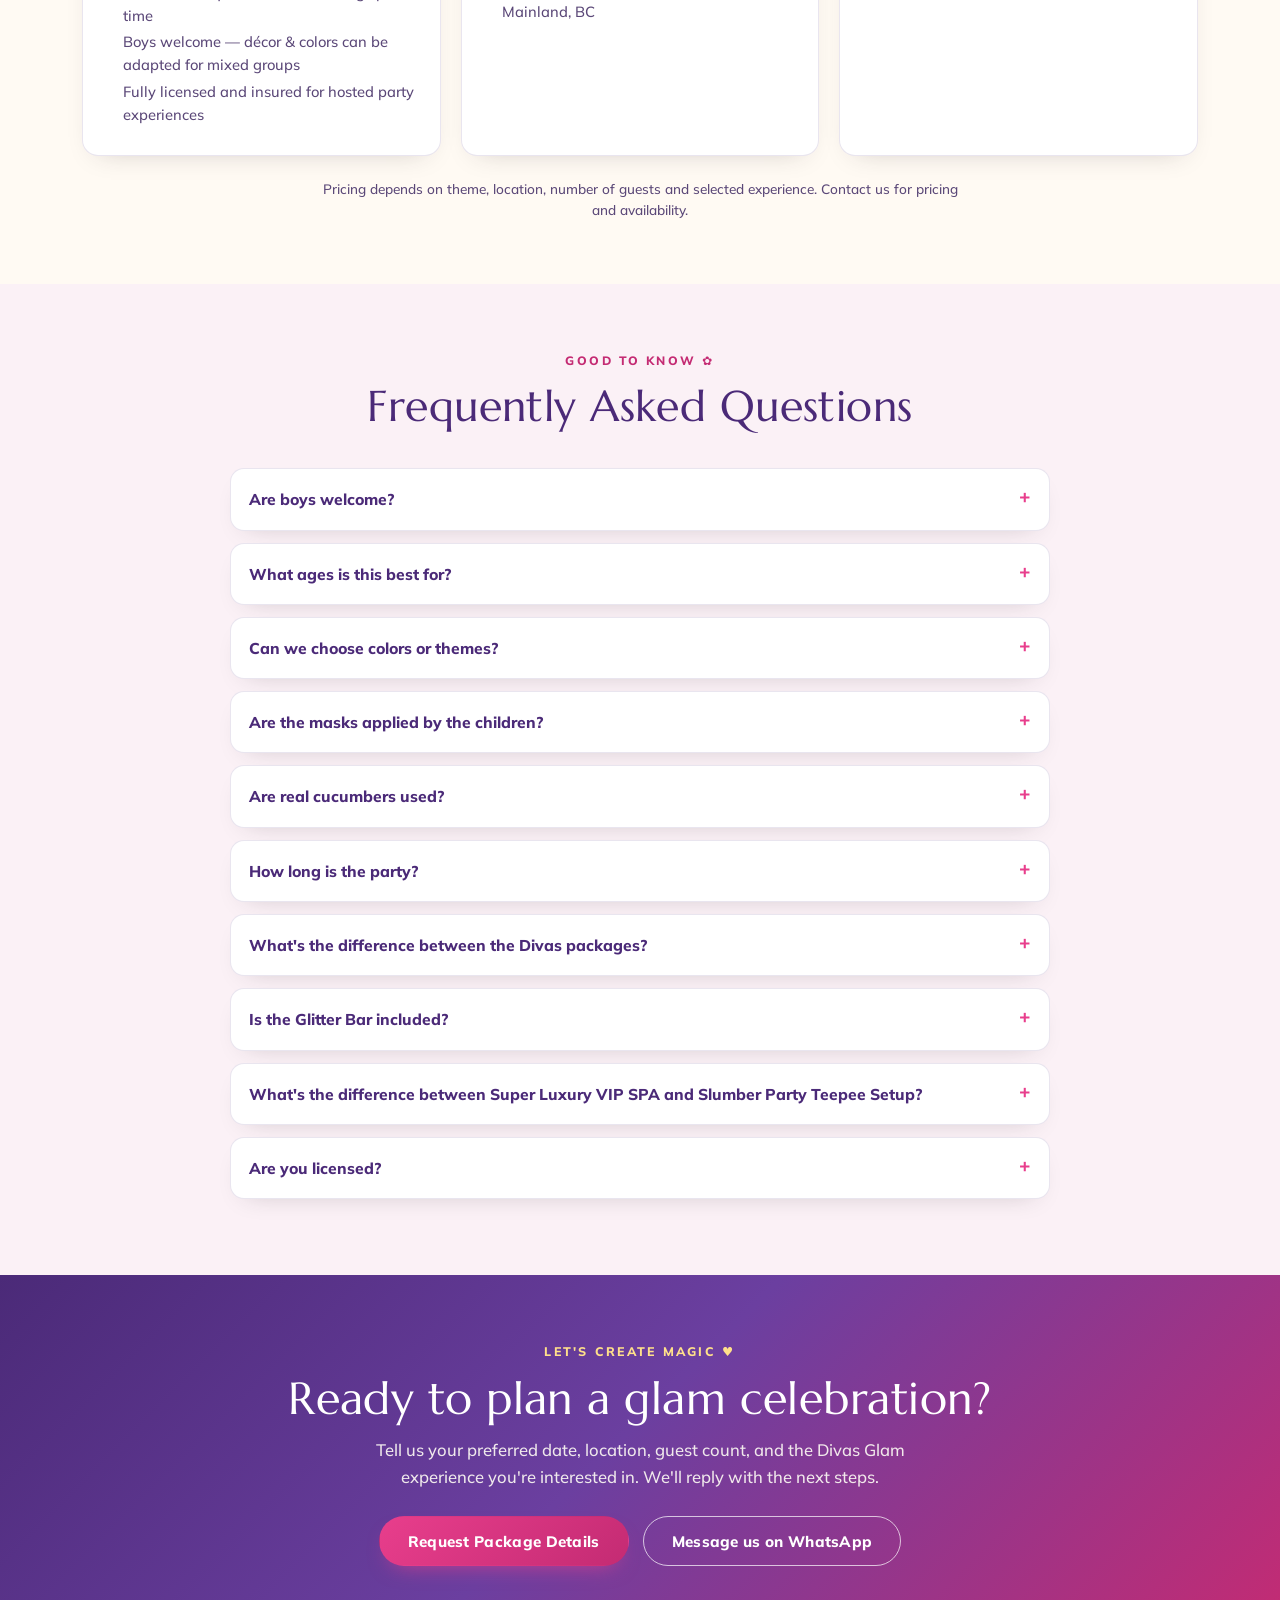
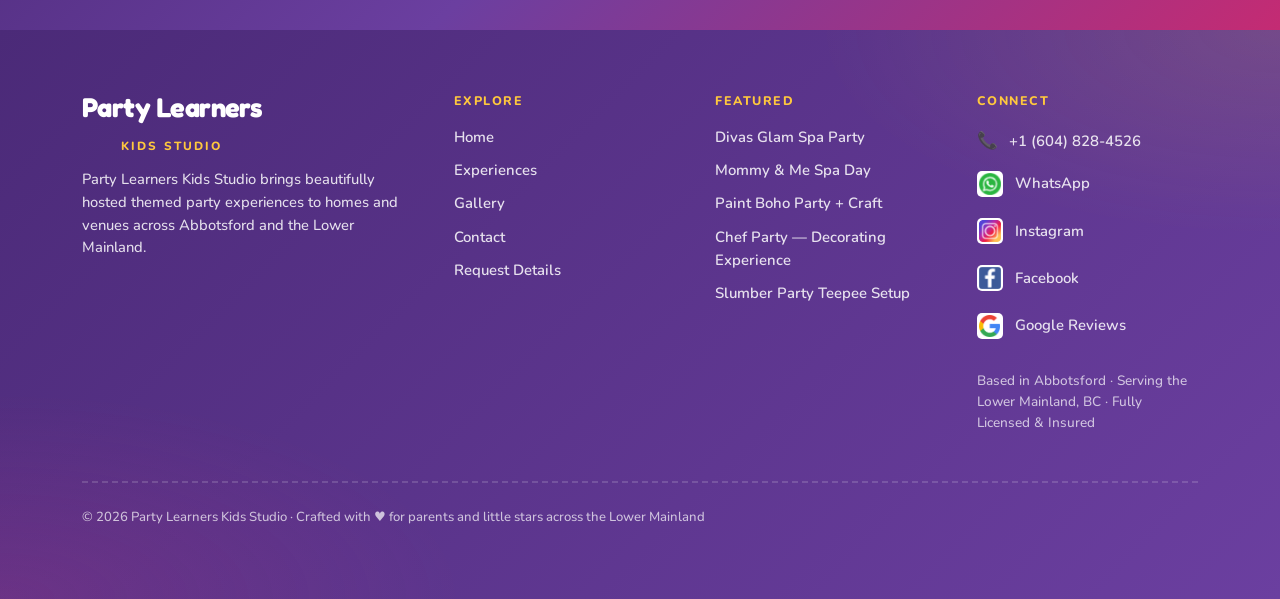
<file: divas-glam-spa-party.html>
<!DOCTYPE html>
<html lang="en">
<head>
  <meta charset="UTF-8" />
  <meta name="viewport" content="width=device-width, initial-scale=1.0" />
  <title>Divas Glam Spa Party | Kids Spa Party in the Lower Mainland</title>
  <meta name="description" content="A glamorous kids spa party with robes, masks, runway moments, games, and a fully hosted setup for birthdays and special celebrations." />
  <link rel="preconnect" href="https://fonts.googleapis.com" />
  <link rel="preconnect" href="https://fonts.gstatic.com" crossorigin />
  <link href="https://fonts.googleapis.com/css2?family=Fredoka:wght@400;500;600;700&family=Nunito:wght@500;600;700;800&family=Caveat:wght@700&family=Playfair+Display:ital,wght@1,500;1,600;1,700&family=Marcellus&family=Cormorant+Garamond:wght@500;600;700&family=Mulish:wght@400;500;600;700;800&display=swap" rel="stylesheet" />
  <link rel="preload" as="image" href="images/logo-banner.png" />
  <link rel="preload" as="image" href="images/divas-glam-group-kpop.jpg" />
  <link rel="stylesheet" href="css/style.css?v=68" />
  <link rel="stylesheet" href="css/service-v2.css?v=68" />
  <link rel="canonical" href="https://www.partylearners.ca/divas-glam-spa-party.html" />

  <meta property="og:type" content="website" />
  <meta property="og:title" content="Divas Glam Spa Party | Kids Spa Party in the Lower Mainland" />
  <meta property="og:description" content="A glamorous kids spa party with colorful robes, masks, hairstyling with colorful extensions, runway moments, games, and a fully hosted setup." />
  <meta property="og:image" content="https://www.partylearners.ca/images/og-party-learners-collage-v3.jpg" />
  <meta property="og:url" content="https://www.partylearners.ca/divas-glam-spa-party.html" />
  <meta property="og:site_name" content="Party Learners Kids Studio" />
  <meta name="twitter:card" content="summary_large_image" />
  <meta name="twitter:title" content="Divas Glam Spa Party | Kids Spa Party in the Lower Mainland" />
  <meta name="twitter:description" content="A glamorous kids spa party with colorful robes, masks, hairstyling with colorful extensions, runway moments, games, and a fully hosted setup." />
  <meta name="twitter:image" content="https://www.partylearners.ca/images/og-party-learners-collage-v3.jpg" />
  <link rel="icon" href="images/logo.jpeg" />

  <!-- Service schema -->
  <script type="application/ld+json">
  {
    "@context": "https://schema.org",
    "@type": "Service",
    "name": "Divas Glam Spa Party",
    "serviceType": "Kids spa party experience",
    "provider": {
      "@type": "LocalBusiness",
      "name": "Party Learners Kids Studio",
      "url": "https://www.partylearners.ca/"
    },
    "areaServed": [
      { "@type": "City", "name": "Abbotsford" },
      { "@type": "AdministrativeArea", "name": "Lower Mainland, British Columbia" }
    ],
    "url": "https://www.partylearners.ca/divas-glam-spa-party.html",
    "image": "https://www.partylearners.ca/images/divas-glam-kpop-demon-hunters.jpg",
    "description": "A glamorous hosted spa-inspired party for kids with colorful robes, spa-style masks the kids apply themselves, a cucumber relaxation moment, mini makeovers, hairstyling with colorful extensions, music, games and a runway moment."
  }
  </script>

  <!-- FAQPage schema -->
  <script type="application/ld+json">
  {
    "@context": "https://schema.org",
    "@type": "FAQPage",
    "mainEntity": [
      {
        "@type": "Question",
        "name": "Are boys welcome?",
        "acceptedAnswer": { "@type": "Answer", "text": "Boys are welcome too. Décor, robes and theme colors can be adapted for mixed groups with color-friendly options like blue, green, gold, purple or any custom palette." }
      },
      {
        "@type": "Question",
        "name": "Are the spa products safe for kids?",
        "acceptedAnswer": { "@type": "Answer", "text": "Yes — we use gentle, kid-friendly spa-style products and guided activities. The colorful masks are applied by the children themselves with support from the host, and the cucumber relaxation moment uses spa-style simulated cucumber slices. Everything is designed to feel fun, age-appropriate and comfortable." }
      },
      {
        "@type": "Question",
        "name": "What about hairstyling?",
        "acceptedAnswer": { "@type": "Answer", "text": "Hairstyling includes colorful extensions for a fun glam look. The extensions are gentle, removable and can be kept when included in the package." }
      },
      {
        "@type": "Question",
        "name": "What ages is this best for?",
        "acceptedAnswer": { "@type": "Answer", "text": "Activities can be adapted for different ages, from kids to teens and even adult celebrations. We'll help tailor the setup and activities to your group." }
      },
      {
        "@type": "Question",
        "name": "How long is the party?",
        "acceptedAnswer": { "@type": "Answer", "text": "Approx. 2 hours of hosted activities — spa time, glam, games and photos. Activities depend on your chosen level, and Super Luxury VIP SPA can run longer." }
      },
      {
        "@type": "Question",
        "name": "What's the difference between the packages?",
        "acceptedAnswer": { "@type": "Answer", "text": "Glam Diva SPA Time is the base spa setup — styled setup, spa banner, boho or white tables, robes and calm spa time (no Glitter Bar, nails, hair, makeup or runway). Full Glam Diva Experience adds favorite-theme styling and the Glitter Bar (glitter tattoos, face sparkle/gems, hair sparkle and makeup sparkle), plus gift bags. Super Luxury VIP SPA adds a complete Glitter Bar, a bracelet-making station, VIP chair styling, premium themed décor, individual teepees when space allows, balloon styling when part of the package, gift bags and premium photo moments." }
      },
      {
        "@type": "Question",
        "name": "How many kids can join?",
        "acceptedAnswer": { "@type": "Answer", "text": "Most setups work beautifully for 6–20 guests. Larger groups may be available by request depending on the location, space and selected package." }
      },
      {
        "@type": "Question",
        "name": "Are you licensed?",
        "acceptedAnswer": { "@type": "Answer", "text": "Yes — Party Learners Kids Studio is fully licensed, permitted, and insured for hosted party experiences, for peace of mind." }
      }
    ]
  }
  </script>
</head>
<body class="svc-v2">
<!-- ============================================================
     PRICE ANCHOR PLACEHOLDER — DO NOT PUBLISH until Jenny confirms the numbers.
     (Currently commented out so nothing is visible on the live site.)
     When approved, add ONE of these as a <p> near the hero sub-text or package details:
       Option A:  Starting at $___
       Option B:  Packages from $___
       Option C:  Most parties range from $___ to $___ depending on setup, guest count, travel, and add-ons.
     ============================================================ -->

<header class="site-header">
  <div class="container nav-wrap">
    <a href="index.html" class="brand"><img src="images/logo-banner.png" alt="Party Learners Kids Studio" class="brand-logo" width="800" height="537" decoding="async" fetchpriority="high" /></a>
    <nav>
      <ul class="nav-links" id="primary-menu">
        <li><a href="index.html">Home</a></li>
        <li class="has-submenu">
          <button type="button" class="submenu-toggle" aria-haspopup="true" aria-expanded="false" aria-controls="submenu-experiences">Experiences <span class="submenu-caret" aria-hidden="true">▾</span></button>
          <ul class="submenu" id="submenu-experiences" role="menu">
            <li role="none"><a role="menuitem" href="experiences.html">All Experiences (Compare)</a></li>
            <li role="none"><a role="menuitem" href="divas-glam-spa-party.html">Divas Glam Spa Party</a></li>
            <li role="none"><a role="menuitem" href="mommy-and-me-spa-day.html">Mommy &amp; Me Spa Day</a></li>
            <li role="none"><a role="menuitem" href="paint-boho-party.html">Paint Boho Party + Craft</a></li>
            <li role="none"><a role="menuitem" href="chef-party.html">Chef Party — Decorating Experience</a></li>
            <li role="none"><a role="menuitem" href="slumber-party-teepee-setup.html">Slumber Party Teepee Setup</a></li>
            <li role="none"><a role="menuitem" href="experiences.html#coming-soon">Science Party — Available by Request</a></li>
            <li role="none"><a role="menuitem" href="experiences.html#coming-soon">Craft &amp; Jewelry Party — Available by Request</a></li>
          </ul>
        </li>
        <li><a href="gallery.html">Gallery</a></li>
        <li><a href="contact.html">Contact</a></li>
        <li><a href="contact.html" class="menu-cta">Request Details →</a></li>
      </ul>
    </nav>
    <div class="nav-cta">
      <a href="contact.html" class="btn btn-primary btn-sm">Request Details</a>
      <button class="nav-toggle" aria-label="Toggle menu" aria-expanded="false" aria-controls="primary-menu"><span></span></button>
    </div>
  </div>
</header>

<!-- ============== 1. SERVICE HERO ============== -->
<section class="sv-hero">
  <div class="container">
    <div class="sv-hero__grid">
      <div class="sv-hero__panel">
        <span class="sv-hero__eyebrow">core experience · most loved ♥</span>
        <h1 class="sv-hero__title">Divas Glam Spa Party</h1>
        <p class="sv-hero__sub">A glam, spa-inspired celebration with robes, sparkle, music, pampering moments, and runway fun.</p>
        <div class="sv-hero__actions">
          <a href="contact.html" class="pv-btn">Request Package Details</a>
          <a href="#real-moments" class="pv-btn pv-btn--ghost-plum">View Real Moments</a>
        </div>
        <div class="sv-hero__badges">
          <span class="sv-badge">Fully Hosted</span>
          <span class="sv-badge">We Come to You</span>
          <span class="sv-badge">Fully Licensed &amp; Insured</span>
          <span class="sv-badge">Spanish-speaking parties available</span>
        </div>
      </div>
      <div class="sv-hero__media">
        <img src="images/divas-glam-group-kpop.jpg" alt="Group of girls in colorful spa robes celebrating a Divas Glam Spa Party" width="1400" height="1342" fetchpriority="high" decoding="async" />
      </div>
    </div>
  </div>
</section>

<!-- ============== 2. MINI TRUST STRIP ============== -->
<div class="sv-trust" aria-label="Why parents choose Party Learners">
  <div class="container sv-trust__inner">
    <span class="sv-trust__item"><span class="star" aria-hidden="true">★</span> 5.0 Google Reviews</span>
    <span class="sv-trust__sep" aria-hidden="true"></span>
    <span class="sv-trust__item">Fully Licensed &amp; Insured</span>
    <span class="sv-trust__sep" aria-hidden="true"></span>
    <span class="sv-trust__item">We Come to You</span>
    <span class="sv-trust__sep" aria-hidden="true"></span>
    <span class="sv-trust__item">Spanish-speaking parties available</span>
  </div>
</div>

<!-- ============== 3. WHAT'S INCLUDED ============== -->
<section class="sv-section">
  <div class="container">
    <div class="sv-head">
      <span class="sv-eyebrow">what's included ✿</span>
      <h2 class="sv-h2">A Beautifully Styled Spa Day</h2>
      <p class="sv-lead">Here's what a Divas Glam Spa Party can include — every party is fully styled and hosted. Exact inclusions depend on your chosen experience level below (glam extras like the Glitter Bar, nails, hair, makeup and runway come with Full Glam &amp; Super Luxury VIP SPA).</p>
    </div>

    <div class="sv-inc-grid">
      <div class="sv-inc">
        <span class="sv-inc__icon" aria-hidden="true"><svg viewBox="0 0 24 24" width="22" height="22" fill="none" stroke="currentColor" stroke-width="1.8" stroke-linecap="round" stroke-linejoin="round"><path d="M12 2l2.6 6.4 6.9.6-5.3 4.6 1.7 6.7L12 16.9 6.1 20.3l1.7-6.7-5.3-4.6 6.9-.6L12 2z"/></svg></span>
        <h3>Glam Setup</h3>
        <ul>
          <li>Super glam &amp; elegant setup</li>
          <li>Large spa banner</li>
          <li>Boho table or white tables (depending on package)</li>
          <li>Teepee or glam seating</li>
          <li>Themed décor &amp; styling</li>
        </ul>
      </div>

      <div class="sv-inc">
        <span class="sv-inc__icon" aria-hidden="true"><svg viewBox="0 0 24 24" width="22" height="22" fill="none" stroke="currentColor" stroke-width="1.8" stroke-linecap="round" stroke-linejoin="round"><path d="M3 12c0-5 4-9 9-9s9 4 9 9-4 9-9 9-9-4-9-9z"/><path d="M8 12c1-2 3-3 4-3s3 1 4 3"/><circle cx="9" cy="9" r="1"/><circle cx="15" cy="9" r="1"/></svg></span>
        <h3>Spa Experience</h3>
        <ul>
          <li>Colorful robes &amp; headbands during the party</li>
          <li>Colorful spa-style masks (applied by the children with host guidance)</li>
          <li>Spa-style cucumber relaxation moment (simulated cucumber pieces)</li>
          <li>Breathing techniques &amp; calm spa moments</li>
          <li>Hairstyling with colorful extensions</li>
          <li>Calming spa music</li>
        </ul>
      </div>

      <div class="sv-inc">
        <span class="sv-inc__icon" aria-hidden="true"><svg viewBox="0 0 24 24" width="22" height="22" fill="none" stroke="currentColor" stroke-width="1.8" stroke-linecap="round" stroke-linejoin="round"><path d="M12 2l9 16-9-4-9 4 9-16z"/></svg></span>
        <h3>Beauty &amp; Creative</h3>
        <ul>
          <li>Glitter tattoos</li>
          <li>Nail polish or stickers</li>
          <li>Glam makeup &amp; sparkle gems</li>
          <li>Hairstyling with colorful extensions for a fun glam look</li>
          <li>Themed crafts</li>
        </ul>
      </div>

      <div class="sv-inc">
        <span class="sv-inc__icon" aria-hidden="true"><svg viewBox="0 0 24 24" width="22" height="22" fill="none" stroke="currentColor" stroke-width="1.8" stroke-linecap="round" stroke-linejoin="round"><path d="M5 20V9a3 3 0 0 1 6 0v11"/><circle cx="17" cy="8" r="3"/><path d="M17 11v9"/></svg></span>
        <h3>Games &amp; Runway</h3>
        <ul>
          <li>Group games and prizes</li>
          <li>Music &amp; microphone</li>
          <li>A runway moment for every child</li>
          <li>Photo opportunities throughout</li>
        </ul>
      </div>

      <div class="sv-inc">
        <span class="sv-inc__icon" aria-hidden="true"><svg viewBox="0 0 24 24" width="22" height="22" fill="none" stroke="currentColor" stroke-width="1.8" stroke-linecap="round" stroke-linejoin="round"><path d="M12 21s-7-4-7-11a4 4 0 0 1 7-2 4 4 0 0 1 7 2c0 7-7 11-7 11z"/></svg></span>
        <h3>Higher-Tier Highlights</h3>
        <ul>
          <li><strong>Glitter Bar</strong> — included with Full Glam &amp; VIP (<a class="sv-link-inline" href="#glitter-bar-addon">details below</a>)</li>
          <li>Gift bags — included with Full Glam &amp; Super Luxury VIP SPA</li>
          <li>Photo / video experience</li>
          <li>Balloon garland &amp; arches</li>
          <li>Theme styling: Barbie-inspired, Frozen-inspired, Disney Princess, Pink Bow, Angel &amp; Stitch &amp; more</li>
          <li>Custom add-ons by request</li>
        </ul>
      </div>

      <div class="sv-inc">
        <span class="sv-inc__icon" aria-hidden="true"><svg viewBox="0 0 24 24" width="22" height="22" fill="none" stroke="currentColor" stroke-width="1.8" stroke-linecap="round" stroke-linejoin="round"><path d="M9 11l2 2 4-4"/><circle cx="12" cy="12" r="9"/></svg></span>
        <h3>Stress-Free for Parents</h3>
        <ul>
          <li>We handle setup, activities &amp; flow</li>
          <li>No mess for you</li>
          <li>Professional, warm host</li>
          <li>Cleanup included</li>
        </ul>
      </div>
    </div>
    <p class="sv-note">Theme styling can be customized based on your child's favorite colors, characters or celebration style. Available details may vary by selected package.</p>
  </div>
</section>

<!-- ============== 4. CHOOSE YOUR EXPERIENCE LEVEL ============== -->
<section class="sv-section sv-section--soft" id="packages">
  <div class="container">
    <div class="sv-head">
      <span class="sv-eyebrow">three ways to celebrate</span>
      <h2 class="sv-h2">Choose Your Experience Level</h2>
      <p class="sv-lead">Each level is fully styled and hosted. Pricing is shared on request — just ask.</p>
    </div>

    <div class="sv-pkgs">
      <article class="sv-pkg">
        <h3 class="sv-pkg__name">Glam Diva SPA Time</h3>
        <p class="sv-pkg__meta">Core spa setup · group-size dependent</p>
        <p class="sv-pkg__summary">A sweet base spa experience with a styled setup, spa banner, boho or white tables, robes during the party, and calm spa time for the group.</p>
        <ul>
          <li>Styled spa setup</li>
          <li>Spa banner</li>
          <li>Boho or white tables</li>
          <li>Robes during the party</li>
          <li>Calm spa time</li>
          <li>Spa-style relaxation moments</li>
        </ul>
        <p class="sv-note" style="text-align:left;margin:2px 0 16px;font-size:.82rem">Not included at this level: Glitter Bar, nails, hair styling, runway, makeup, face gems / face sparkle and hair sparkle — these come with Full Glam or Super Luxury VIP SPA.</p>
        <a href="contact.html" class="pv-btn pv-btn--ghost-plum">Request Package Details</a>
      </article>

      <article class="sv-pkg sv-pkg--featured">
        <span class="sv-pkg__tag">Most Popular</span>
        <h3 class="sv-pkg__name">Full Glam Diva Experience</h3>
        <p class="sv-pkg__meta">Glam Diva SPA Time + theme styling + Glitter Bar</p>
        <p class="sv-pkg__summary">Includes everything in Glam Diva SPA Time, plus favorite-theme styling and the Glitter Bar experience.</p>
        <ul>
          <li>Everything from Glam Diva SPA Time</li>
          <li>Favorite-theme styling (inspired by your child's chosen theme)</li>
          <li><strong>Glitter Bar included</strong></li>
          <li>Glitter tattoos</li>
          <li>Face sparkle / face gems</li>
          <li>Hair sparkle</li>
          <li>Makeup sparkle</li>
          <li>Gift bags included</li>
          <li>Styled photo moments</li>
        </ul>
        <a href="contact.html" class="pv-btn">Request Package Details</a>
      </article>

      <article class="sv-pkg sv-pkg--premium">
        <span class="sv-pkg__tag">Top Tier</span>
        <h3 class="sv-pkg__name">Super Luxury VIP SPA</h3>
        <p class="sv-pkg__meta">The ultimate photo-ready experience</p>
        <p class="sv-pkg__summary">Our highest Divas Glam tier — everything in Full Glam plus a complete Glitter Bar, a bracelet-making station, VIP chair styling and premium themed décor.</p>
        <ul>
          <li>Everything from Full Glam Diva Experience</li>
          <li>Complete Glitter Bar experience</li>
          <li>Bracelet-making station</li>
          <li>Gift bags included</li>
          <li>VIP chair styling</li>
          <li>Premium themed décor</li>
          <li>Balloon styling (when part of the selected VIP package)</li>
          <li>Premium photo moments</li>
        </ul>
        <a href="#vip-spa" class="pv-link">See full VIP details ↓</a>
        <a href="contact.html" class="pv-btn pv-btn--ghost-plum" style="margin-top:14px">Request Package Details</a>
      </article>
    </div>
    <p class="sv-note">Themed styling examples are inspired only and are not affiliated with or endorsed by any character or brand owners.</p>
  </div>
</section>

<!-- ============== 5. SUPER LUXURY VIP SPA — FEATURE BLOCK ============== -->
<section class="sv-section" id="vip-spa">
  <div class="container">
    <div class="sv-feature">
      <div class="sv-feature__grid">
        <div>
          <span class="sv-feature__eyebrow">highest divas glam tier ✦</span>
          <h2 class="sv-feature__title">Super Luxury VIP SPA</h2>
          <p class="sv-feature__lead">The ultimate photo-ready spa &amp; glam celebration — every premium detail, beautifully styled and fully hosted.</p>
          <p class="sv-feature__note">This is a spa/glam party package. Looking for an overnight sleepover setup instead? Ask about our <a href="slumber-party-teepee-setup.html">Slumber Party Teepee Setup</a>. Slumber is a separate overnight setup and does not automatically include spa activities, robes, garlands, or VIP spa extras unless requested as add-ons.</p>
          <a href="contact.html" class="pv-btn">Request Package Details</a>
        </div>
        <ul class="sv-feature__list">
          <li>Everything from Full Glam Diva Experience</li>
          <li>Complete Glitter Bar experience — glitter tattoos, face sparkle / face gems, hair sparkle &amp; makeup sparkle</li>
          <li>Bracelet-making station</li>
          <li>Full themed décor and premium styling</li>
          <li>Individual teepee for each girl, decorated with lights when space allows</li>
          <li>Personalized robe details for the birthday girl and "Team Birthday" style robes when included</li>
          <li>Balloon garland / styling when part of the selected VIP package</li>
          <li>Decorated VIP luxury chair for the birthday girl</li>
          <li>Printed group photo for each girl when included</li>
          <li>Gift bags included</li>
          <li>Premium photo moments</li>
        </ul>
      </div>
    </div>
  </div>
</section>

<!-- ============== 6. MOMMY & ME SPA DAY — a separate signature experience (cross-link) ============== -->
<section class="sv-section sv-section--soft" id="mommy-and-me">
  <div class="container">
    <div class="sv-specialty">
      <div class="sv-head" style="margin-bottom:26px">
        <span class="sv-eyebrow">another signature experience ♥</span>
        <p class="sv-specialty__sub">for moms &amp; little ones</p>
        <h2 class="sv-h2">Mommy &amp; Me Spa Day</h2>
        <p class="sv-lead">A sweet bonding experience for moms and their little ones — a softer spa-inspired experience designed for quality time, connection, and beautiful memories.</p>
      </div>
      <div class="sv-spec-grid">
        <div class="sv-spec"><h3>Luxury Spa Setup</h3><p>A beautiful, photo-ready spa setup brought to your home — styled end-to-end for a calm, special experience.</p></div>
        <div class="sv-spec"><h3>Spa Robes for Mommy &amp; Me</h3><p>Matching spa robes for mom and child to wear during the experience — perfect for photos and bonding moments.</p></div>
        <div class="sv-spec"><h3>Gentle Spa-Inspired Activities</h3><p>Soft, calming spa-style activities designed to be shared together at a relaxed pace.</p></div>
        <div class="sv-spec"><h3>Natural Skin Care Workshop</h3><p>Learn simple, kid-friendly skin care together using gentle spa-style products in a guided, hands-on workshop.</p></div>
        <div class="sv-spec"><h3>Quality Time &amp; Memories</h3><p>Relax, unwind and bond in a calm, screen-free environment — with beautiful moments captured to treasure.</p></div>
        <div class="sv-spec"><h3>Beautiful Styling &amp; Photos</h3><p>Photo-ready details and elegant styling so every Mommy &amp; Me moment feels special.</p></div>
      </div>
      <div class="sv-center">
        <a href="mommy-and-me-spa-day.html" class="pv-btn">Explore Mommy &amp; Me Spa Day</a>
        <p class="sv-note" style="margin-top:14px">A signature spa-inspired bonding experience for moms and little ones — its own experience, not a Divas package or add-on. A perfect gift for Mother's Day, birthdays or just because. Spanish-speaking experience available · Fiestas disponibles en español.</p>
      </div>
    </div>
  </div>
</section>

<!-- ============== 7. GLITTER BAR (included with Full Glam & VIP) ============== -->
<section class="sv-section" id="glitter-bar-addon">
  <div class="container">
    <div class="sv-head">
      <span class="sv-eyebrow">sparkle ✦</span>
      <h2 class="sv-h2">The Glitter Bar Experience</h2>
      <p class="sv-lead">The Glitter Bar is <strong>included with the Full Glam Diva Experience and Super Luxury VIP SPA</strong>. Prefer the Glam Diva SPA Time base? You can add it by request when confirmed.</p>
    </div>
    <div class="sv-addon">
      <span class="sv-addon__label">Included with Full Glam &amp; VIP</span>
      <h3>Glitter Bar</h3>
      <p>A photo-ready glitter station the kids love. Options may include glitter tattoos, face sparkle / face gems, hair sparkle and makeup sparkle.</p>
      <ul>
        <li>Glitter tattoos</li>
        <li>Face sparkle / face gems</li>
        <li>Hair sparkle</li>
        <li>Makeup sparkle</li>
        <li>Shimmery highlights</li>
      </ul>
      <a href="contact.html" class="pv-link">Ask About the Glitter Bar →</a>
    </div>
  </div>
</section>

<!-- ============== 8. REAL MOMENTS GALLERY ============== -->
<section class="sv-section sv-section--soft" id="real-moments">
  <div class="container">
    <div class="sv-head">
      <span class="sv-eyebrow">real moments ✿</span>
      <h2 class="sv-h2">What a Divas Glam Spa Party Looks Like</h2>
      <p class="sv-lead">Real photos from past celebrations — group setups, themed backdrops, spa moments, glam activities and runway moments.</p>
    </div>
    <div class="sv-gallery gallery-editorial">
      <div class="gallery-item feature"><img src="images/divas-glam-group-kpop.jpg" alt="Group of girls in colorful spa robes around white spa trays at a Divas Glam Spa Party with K-Pop themed backdrop" loading="lazy" decoding="async" /></div>
      <div class="gallery-item"><img src="images/divas_glam_spa_party_fun.jpg" alt="Group of girls in colorful spa robes at a real Divas Glam Spa Party with teepee and Stitch backdrop" loading="lazy" decoding="async" /></div>
      <div class="gallery-item"><img src="images/divas-glam-group-topdown.jpg" alt="Top-down view of girls around Divas Glam Spa trays with balloon arch" loading="lazy" decoding="async" /></div>
      <div class="gallery-item"><img src="images/experience-divas-glam.jpg" alt="Group of girls in colorful spa robes with cucumber spa masks at a Divas Glam Spa Party" loading="lazy" decoding="async" /></div>
      <div class="gallery-item"><img src="images/divas-glam-relax.jpg" alt="Group of girls in colorful spa robes relaxing with face masks at a Divas Glam Spa Party" loading="lazy" decoding="async" /></div>
      <div class="gallery-item"><img src="images/divas-glam-group-balloons.jpg" alt="Wide group of girls celebrating a K-Pop themed Divas Glam Spa Party with balloons" loading="lazy" decoding="async" /></div>
      <div class="gallery-item"><img src="images/divas-glam-portrait-glam.jpg" alt="Birthday girl with face gems and themed hair extensions at a Divas Glam Spa Party" loading="lazy" decoding="async" /></div>
      <div class="gallery-item"><img src="images/divas-glam-handprint.jpg" alt="Birthday girl with the group handprint art keepsake from her Divas Glam Spa Party" loading="lazy" decoding="async" /></div>
    </div>
    <div class="sv-center">
      <a href="gallery.html" class="pv-btn pv-btn--ghost-plum">View Full Gallery</a>
    </div>
  </div>
</section>

<!-- ============== 9. GOOD TO KNOW ============== -->
<section class="sv-section">
  <div class="container">
    <div class="sv-head">
      <span class="sv-eyebrow">good to know ✿</span>
      <h2 class="sv-h2">Important Details</h2>
    </div>
    <div class="sv-inc-grid">
      <div class="sv-inc">
        <span class="sv-inc__icon" aria-hidden="true"><svg viewBox="0 0 24 24" width="22" height="22" fill="none" stroke="currentColor" stroke-width="1.8" stroke-linecap="round" stroke-linejoin="round"><circle cx="9" cy="8" r="3"/><path d="M3 20a6 6 0 0 1 12 0"/><circle cx="17" cy="9" r="2.5"/><path d="M14 20a5 5 0 0 1 7-4"/></svg></span>
        <h3>Group &amp; Setup</h3>
        <ul>
          <li>Most setups work for 6–20 guests; larger groups available by request</li>
          <li>Setup starts 60 minutes before the party</li>
          <li>Required space and access to water</li>
          <li>1–2 adults required to assist during spa time</li>
          <li>Boys welcome — décor &amp; colors can be adapted for mixed groups</li>
          <li>Fully licensed and insured for hosted party experiences</li>
        </ul>
      </div>
      <div class="sv-inc">
        <span class="sv-inc__icon" aria-hidden="true"><svg viewBox="0 0 24 24" width="22" height="22" fill="none" stroke="currentColor" stroke-width="1.8" stroke-linecap="round" stroke-linejoin="round"><path d="M12 21s-7-4-7-11a4 4 0 0 1 7-2 4 4 0 0 1 7 2c0 7-7 11-7 11z"/><circle cx="12" cy="10" r="2.5"/></svg></span>
        <h3>Travel &amp; Location</h3>
        <ul>
          <li>Travel fee not included; depends on location</li>
          <li>Outdoor summer parties available at parks/playgrounds</li>
          <li>Service area: Abbotsford &amp; Lower Mainland, BC</li>
        </ul>
      </div>
      <div class="sv-inc">
        <span class="sv-inc__icon" aria-hidden="true"><svg viewBox="0 0 24 24" width="22" height="22" fill="none" stroke="currentColor" stroke-width="1.8" stroke-linecap="round" stroke-linejoin="round"><path d="M12 3l8 4v5c0 4.5-3.2 7.8-8 9-4.8-1.2-8-4.5-8-9V7l8-4z"/><path d="M9 12l2 2 4-4"/></svg></span>
        <h3>Safety &amp; Booking</h3>
        <ul>
          <li>Guided self-application only</li>
          <li>Weekend dates fill quickly — let's chat early</li>
          <li>A deposit secures your date</li>
        </ul>
      </div>
    </div>
    <p class="sv-note">Pricing depends on theme, location, number of guests and selected experience. Contact us for pricing and availability.</p>
  </div>
</section>

<!-- ============== FAQ ============== -->
<section class="sv-section sv-section--soft">
  <div class="container">
    <div class="sv-head">
      <span class="sv-eyebrow">good to know ✿</span>
      <h2 class="sv-h2">Frequently Asked Questions</h2>
    </div>
    <div class="sv-faq">
      <details>
        <summary>Are boys welcome?</summary>
        <p>Boys are welcome too. Décor, robes and theme colors can be adapted for mixed groups with color-friendly options like blue, green, gold, purple or any custom palette.</p>
      </details>
      <details>
        <summary>What ages is this best for?</summary>
        <p>Designed for ages 5–12. Activities can also be adapted to teens and adult celebrations by request. We'll help tailor the setup to your group.</p>
      </details>
      <details>
        <summary>Can we choose colors or themes?</summary>
        <p>Yes! Every party can be personalized around your child's favorite colors or a theme — Barbie-inspired, Frozen-inspired, Disney Princess, Pink Bow, Angel &amp; Stitch, K-pop / Demon Hunters-inspired and more. Themed styling examples are inspired only and not affiliated with any character or brand owners.</p>
      </details>
      <details>
        <summary>Are the masks applied by the children?</summary>
        <p>Yes — the colorful spa-style masks are applied by the children themselves with support and guidance from the host. We use gentle, kid-friendly spa-style products.</p>
      </details>
      <details>
        <summary>Are real cucumbers used?</summary>
        <p>No — the spa-style cucumber relaxation moment uses simulated cucumber pieces, so it's mess-free and comfortable for every child.</p>
      </details>
      <details>
        <summary>How long is the party?</summary>
        <p>Approx. 2 hours of hosted activities — spa time, glam, games and photos. Activities depend on your chosen level, and Super Luxury VIP SPA can run longer.</p>
      </details>
      <details>
        <summary>What's the difference between the Divas packages?</summary>
        <p><strong>Glam Diva SPA Time</strong> is the base spa setup — styled setup, spa banner, boho or white tables, robes and calm spa time. It does not include the Glitter Bar, nails, hair, makeup or runway. <strong>Full Glam Diva Experience</strong> adds favorite-theme styling and the Glitter Bar (glitter tattoos, face sparkle / face gems, hair sparkle and makeup sparkle), plus gift bags. <strong>Super Luxury VIP SPA</strong> adds a complete Glitter Bar, a bracelet-making station, VIP chair styling, premium themed décor, individual teepees decorated with lights (when space allows), balloon styling when part of the package, gift bags and premium photo moments.</p>
      </details>
      <details>
        <summary>Is the Glitter Bar included?</summary>
        <p>The Glitter Bar is <strong>included with the Full Glam Diva Experience and Super Luxury VIP SPA</strong>. Prefer the Glam Diva SPA Time base? You can add the Glitter Bar by request when confirmed. It's a photo-ready sparkle station with glitter tattoos, face sparkle / face gems, hair sparkle and makeup sparkle.</p>
      </details>
      <details>
        <summary>What's the difference between Super Luxury VIP SPA and Slumber Party Teepee Setup?</summary>
        <p>Super Luxury VIP SPA is a spa/glam party package — its teepees are part of the spa setup with premium styling. <strong>Slumber Party Teepee Setup</strong> is a separate overnight sleepover setup with bedding, themed décor, soft lighting, setup and next-day pickup. Slumber does not automatically include spa activities, robes, balloon garlands, jewelry station, VIP chair or the Glitter Bar — those can be requested separately when available.</p>
      </details>
      <details>
        <summary>Are you licensed?</summary>
        <p>Yes — Party Learners Kids Studio is fully licensed, permitted, and insured for hosted party experiences, for peace of mind.</p>
      </details>
    </div>
  </div>
</section>

<!-- ============== 10. FINAL CTA ============== -->
<section class="sv-final">
  <div class="container">
    <span class="sv-final__eyebrow">let's create magic ♥</span>
    <h2 class="sv-final__title">Ready to plan a glam celebration?</h2>
    <p class="sv-final__lead">Tell us your preferred date, location, guest count, and the Divas Glam experience you're interested in. We'll reply with the next steps.</p>
    <div class="sv-final__actions">
      <a href="contact.html" class="pv-btn">Request Package Details</a>
      <a href="https://wa.me/16048284526?text=Hi!%20I%27d%20like%20to%20ask%20about%20a%20Divas%20Glam%20Spa%20Party%20with%20Party%20Learners%20Kids%20Studio." target="_blank" rel="noopener noreferrer" class="pv-btn pv-btn--ghost">Message us on WhatsApp</a>
    </div>
  </div>
</section>

<footer class="site-footer">
  <div class="container">
    <div class="footer-grid">
      <div class="footer-brand">
        <a href="index.html" class="brand footer-wordmark" aria-label="Party Learners Kids Studio">
          <span class="wm-line1">Party Learners</span>
          <span class="wm-line2">Kids Studio</span>
        </a>
        <p>Party Learners Kids Studio brings beautifully hosted themed party experiences to homes and venues across Abbotsford and the Lower Mainland.</p>
      </div>
      <div>
        <h4>Explore</h4>
        <ul>
          <li><a href="index.html">Home</a></li>
          <li><a href="experiences.html">Experiences</a></li>
          <li><a href="gallery.html">Gallery</a></li>
          <li><a href="contact.html">Contact</a></li>
          <li><a href="contact.html">Request Details</a></li>
        </ul>
      </div>
      <div>
        <h4>Featured</h4>
                <ul>
          <li><a href="divas-glam-spa-party.html">Divas Glam Spa Party</a></li>
          <li><a href="mommy-and-me-spa-day.html">Mommy &amp; Me Spa Day</a></li>
          <li><a href="paint-boho-party.html">Paint Boho Party + Craft</a></li>
          <li><a href="chef-party.html">Chef Party — Decorating Experience</a></li>
          <li><a href="slumber-party-teepee-setup.html">Slumber Party Teepee Setup</a></li>
        </ul>
      </div>
      <div>
        <h4>Connect</h4>
        <ul class="footer-connect">
          <li><a href="tel:+16048284526" aria-label="Call +1 604 828 4526"><span class="fc-ico fc-ico--phone" aria-hidden="true">📞</span> +1 (604) 828-4526</a></li>
          <li><a href="https://wa.me/16048284526?text=Hi%21%20I%27d%20like%20to%20ask%20about%20booking%20a%20kids%20party%20with%20Party%20Learners%20Kids%20Studio." target="_blank" rel="noopener noreferrer" aria-label="WhatsApp"><img class="fc-logo" src="images/brand-whatsapp.png" alt="" width="22" height="22" loading="lazy" /> WhatsApp</a></li>
          <li><a href="https://www.instagram.com/partylearnersdivas/" target="_blank" rel="noopener noreferrer" aria-label="Instagram"><img class="fc-logo" src="images/brand-instagram.png" alt="" width="22" height="22" loading="lazy" /> Instagram</a></li>
          <li><a href="https://www.facebook.com/profile.php?id=61575817507492" target="_blank" rel="noopener noreferrer" aria-label="Facebook"><img class="fc-logo" src="images/brand-facebook.png" alt="" width="22" height="22" loading="lazy" /> Facebook</a></li>
          <li><a href="https://share.google/UC2ASsx1LRt7J7YGp" target="_blank" rel="noopener noreferrer" aria-label="Google Reviews"><img class="fc-logo" src="images/brand-google.png" alt="" width="22" height="22" loading="lazy" /> Google Reviews</a></li>
        </ul>
        <ul class="mt-2">
          <li style="color:rgba(255,255,255,.7);font-size:.85rem">Based in Abbotsford · Serving the Lower Mainland, BC · Fully Licensed &amp; Insured</li>
        </ul>
      </div>
    </div>
    <div class="footer-bottom">
      <span>© 2026 Party Learners Kids Studio · Crafted with ♥ for parents and little stars across the Lower Mainland</span>
    </div>
  </div>
</footer>

<!-- ============== FLOATING WHATSAPP WIDGET ============== -->
<a class="whatsapp-float"
   href="https://wa.me/16048284526?text=Hi!%20I%27d%20like%20to%20ask%20about%20booking%20a%20kids%20party%20with%20Party%20Learners%20Kids%20Studio."
   target="_blank"
   rel="noopener noreferrer"
   aria-label="Chat with Party Learners on WhatsApp">
  <span class="whatsapp-float__icon" aria-hidden="true">
    <img src="images/whatsapp-icon.png" alt="" width="48" height="48" decoding="async" />
  </span>
  <span class="whatsapp-float__text">
    <strong>Ready to plan something magical?</strong>
    <small>Chat with us on WhatsApp</small>
  </span>
</a>

<script src="js/main.js?v=68"></script>
</body>
</html>
</file>
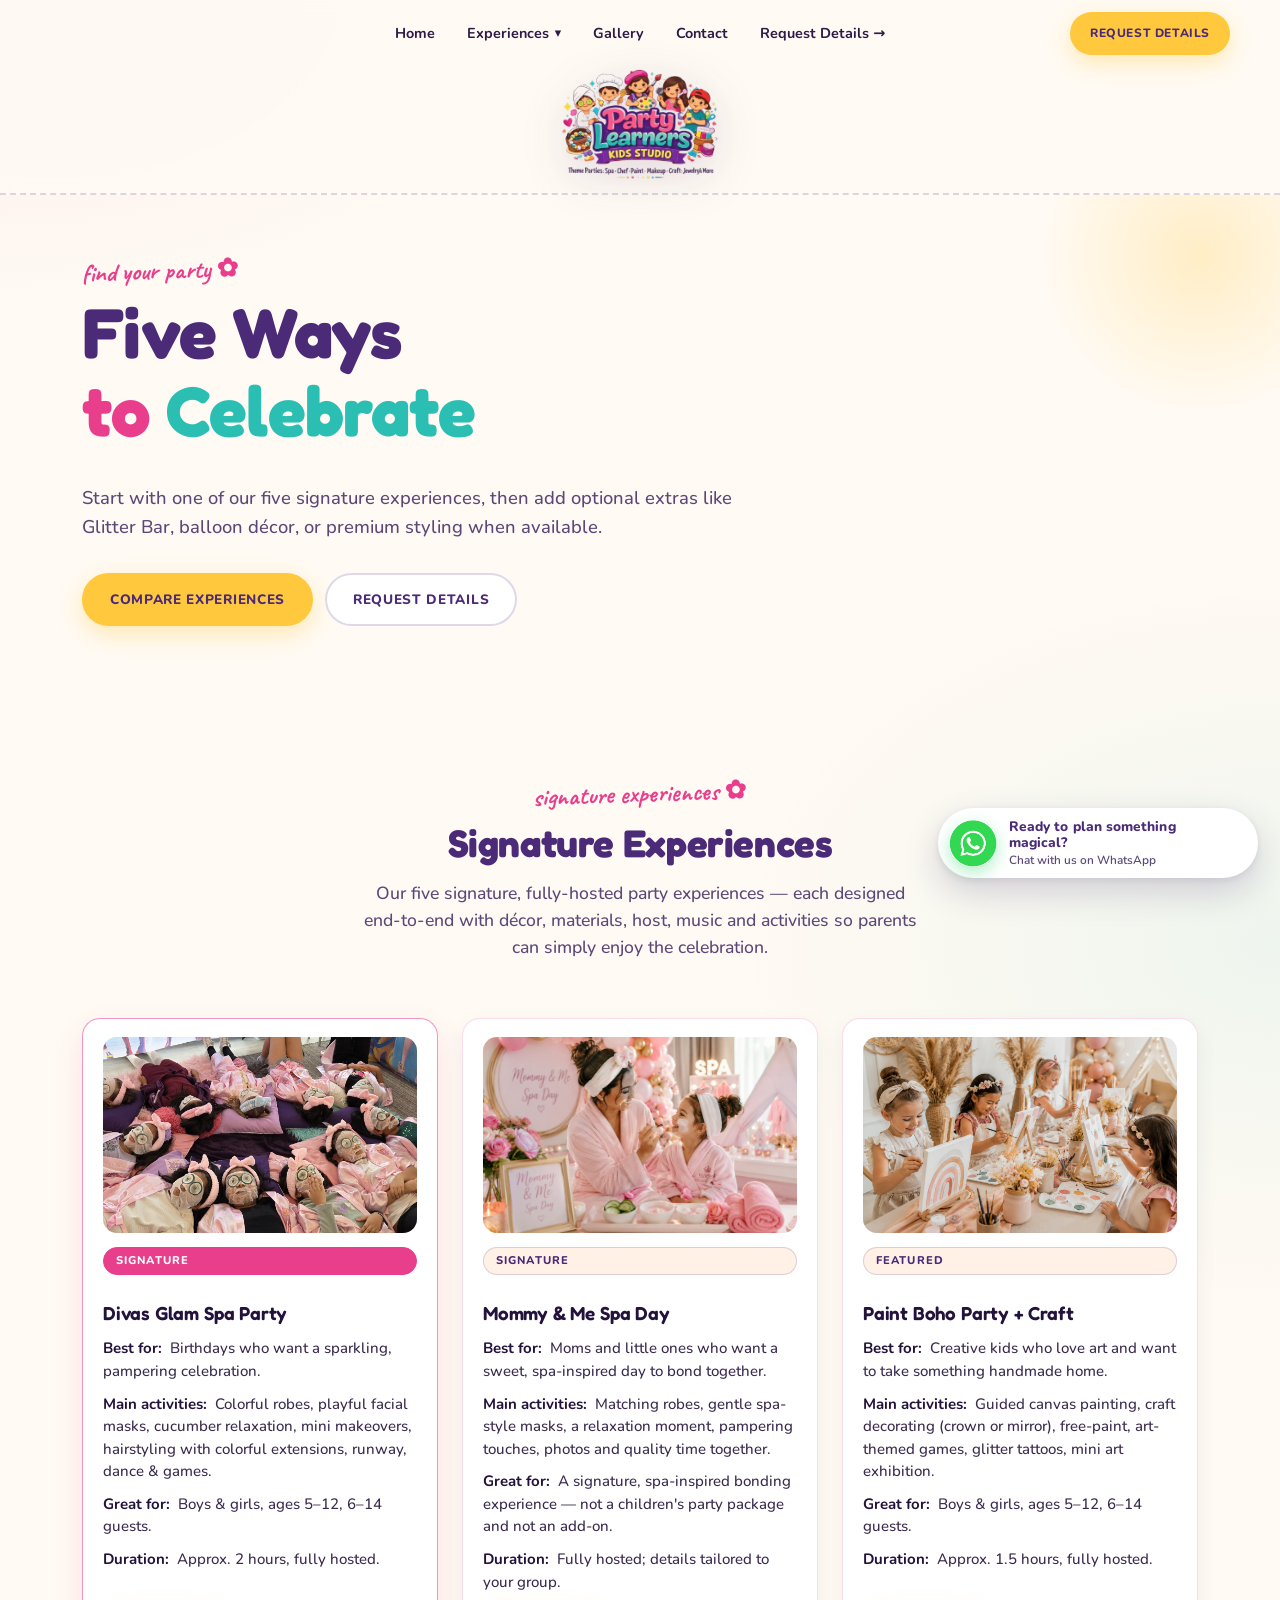
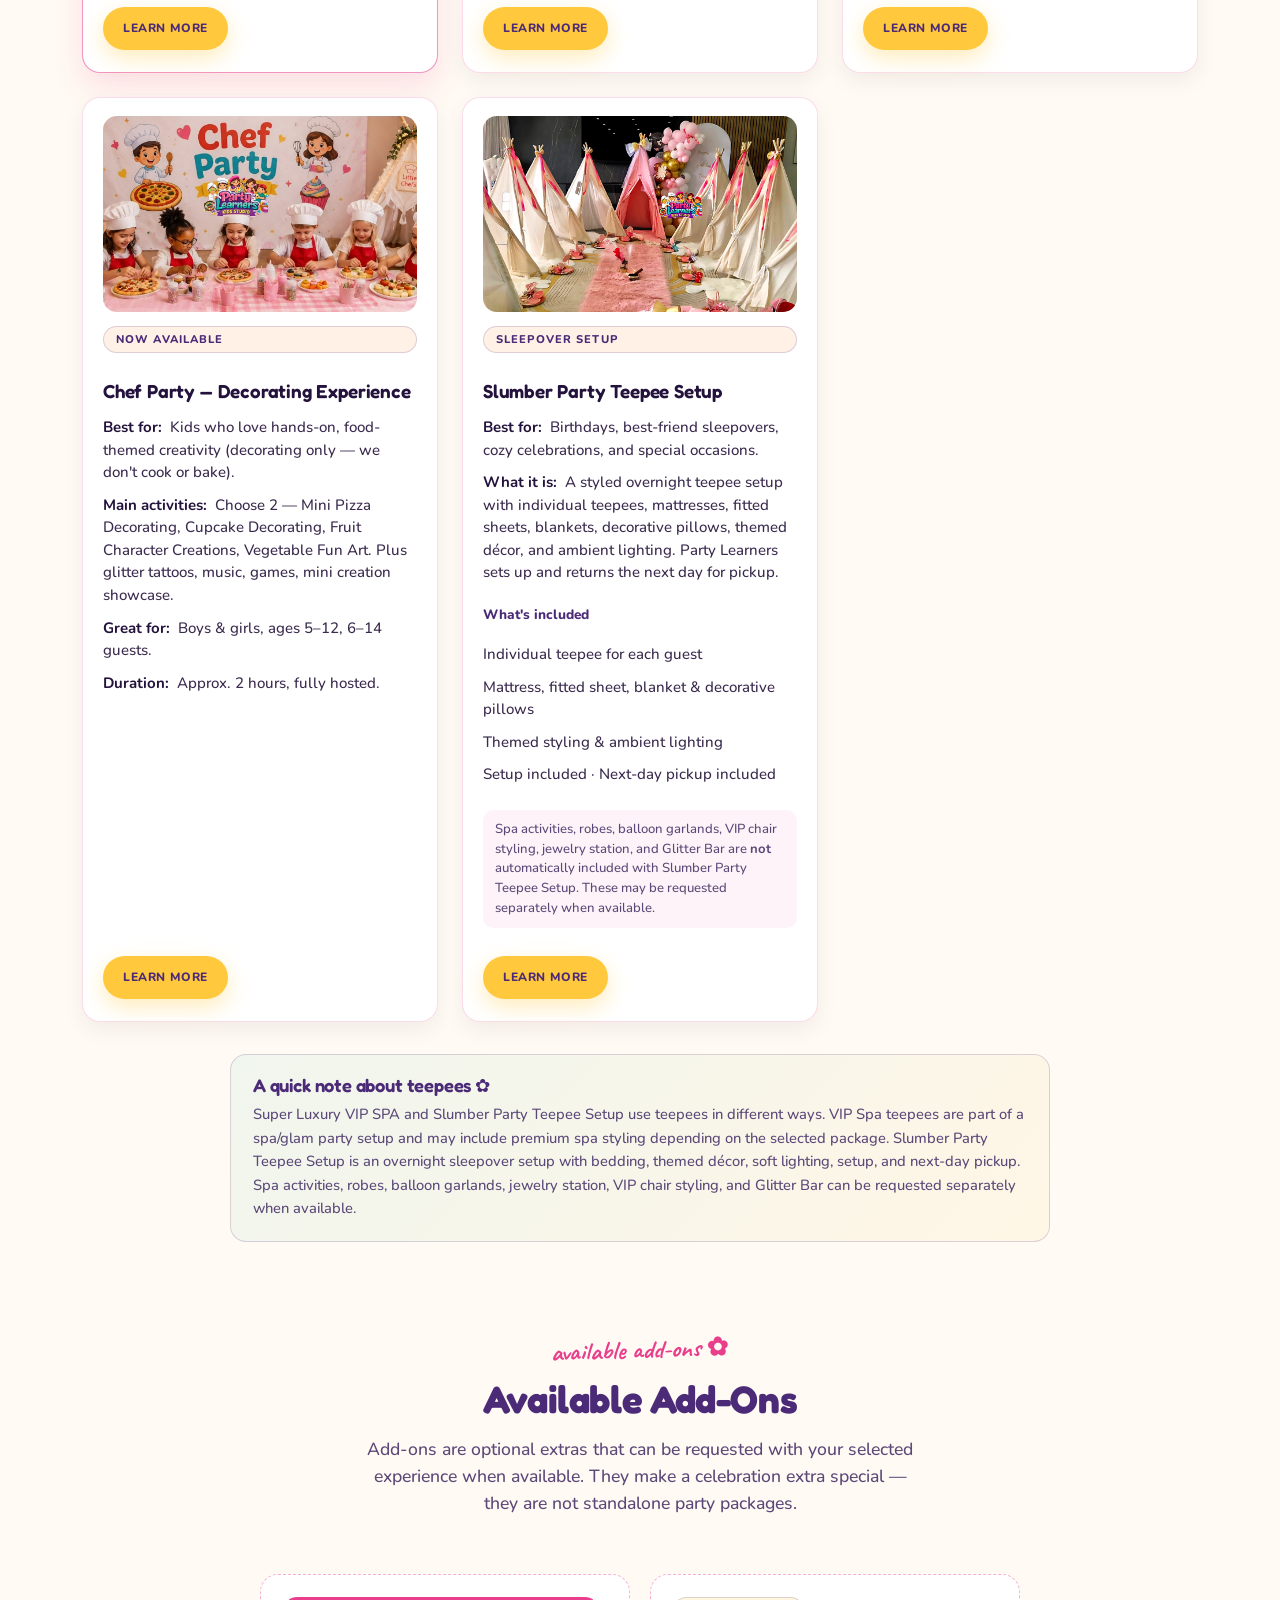
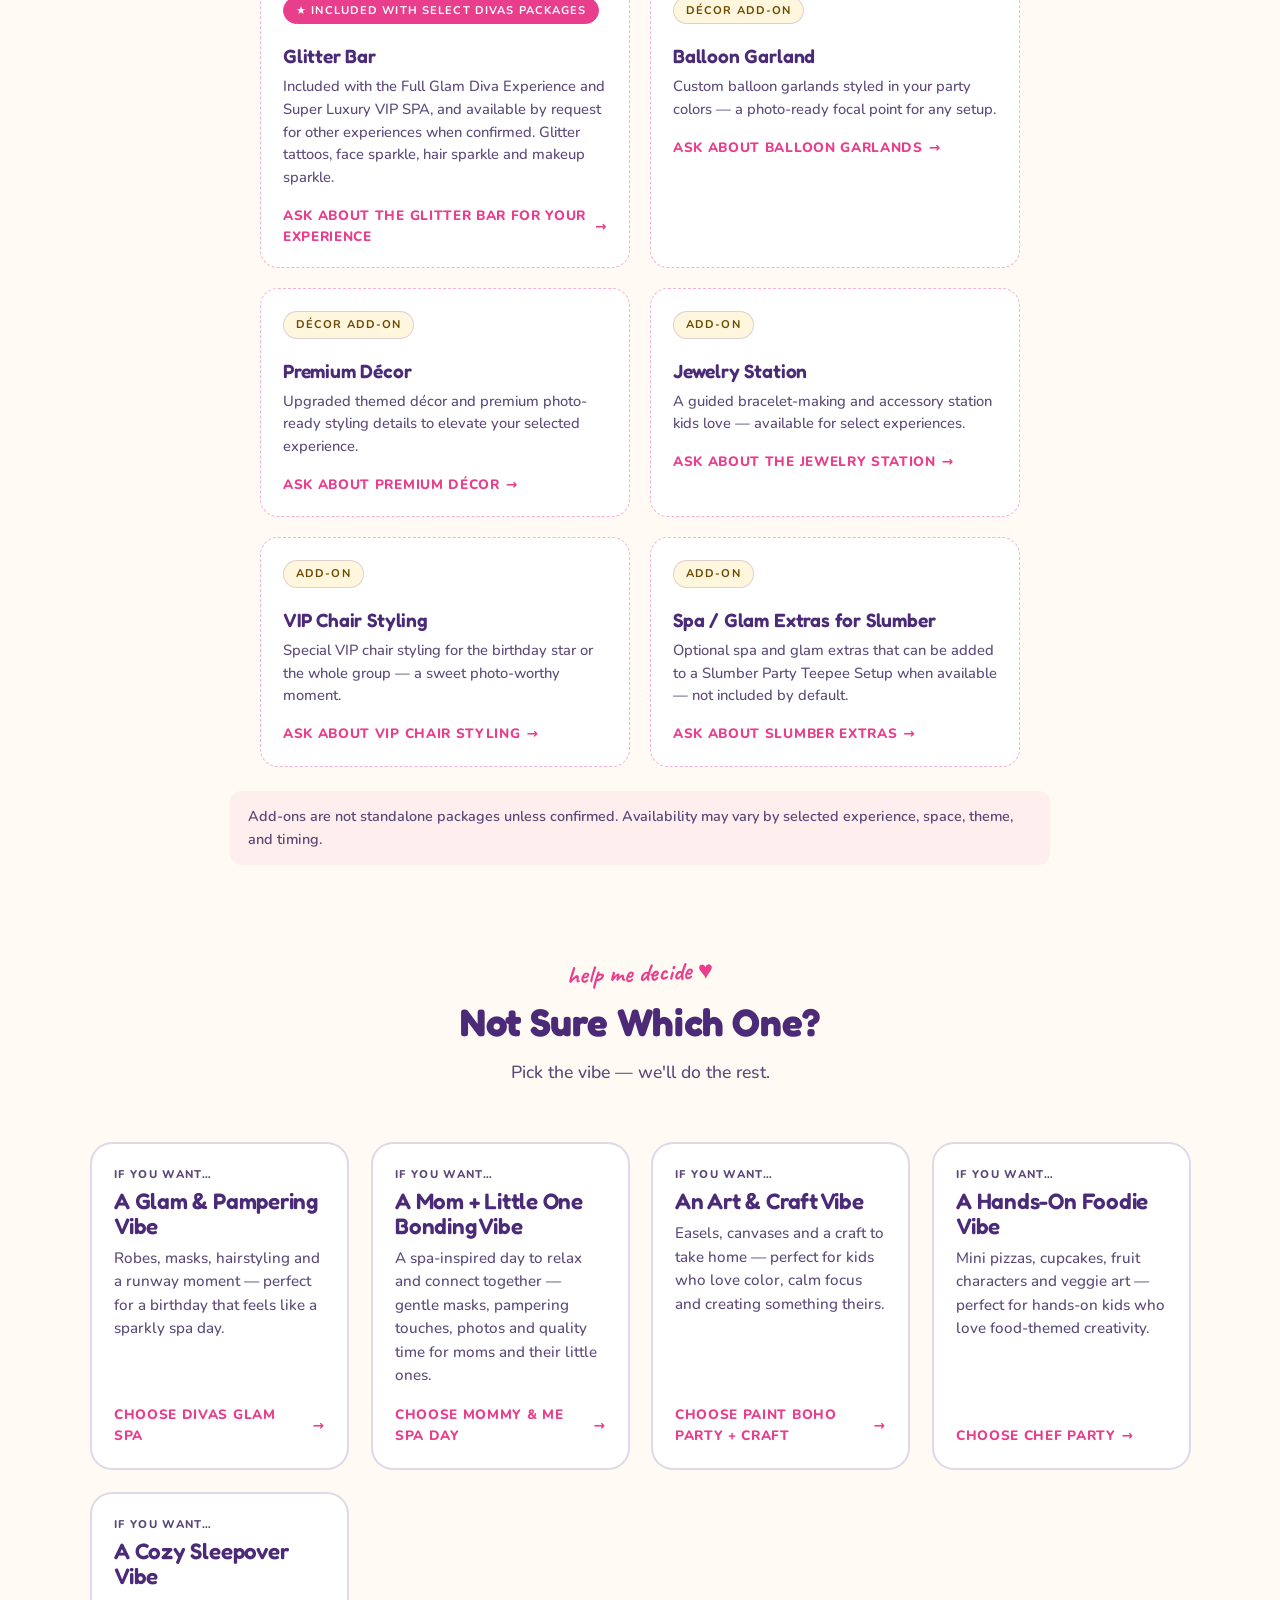
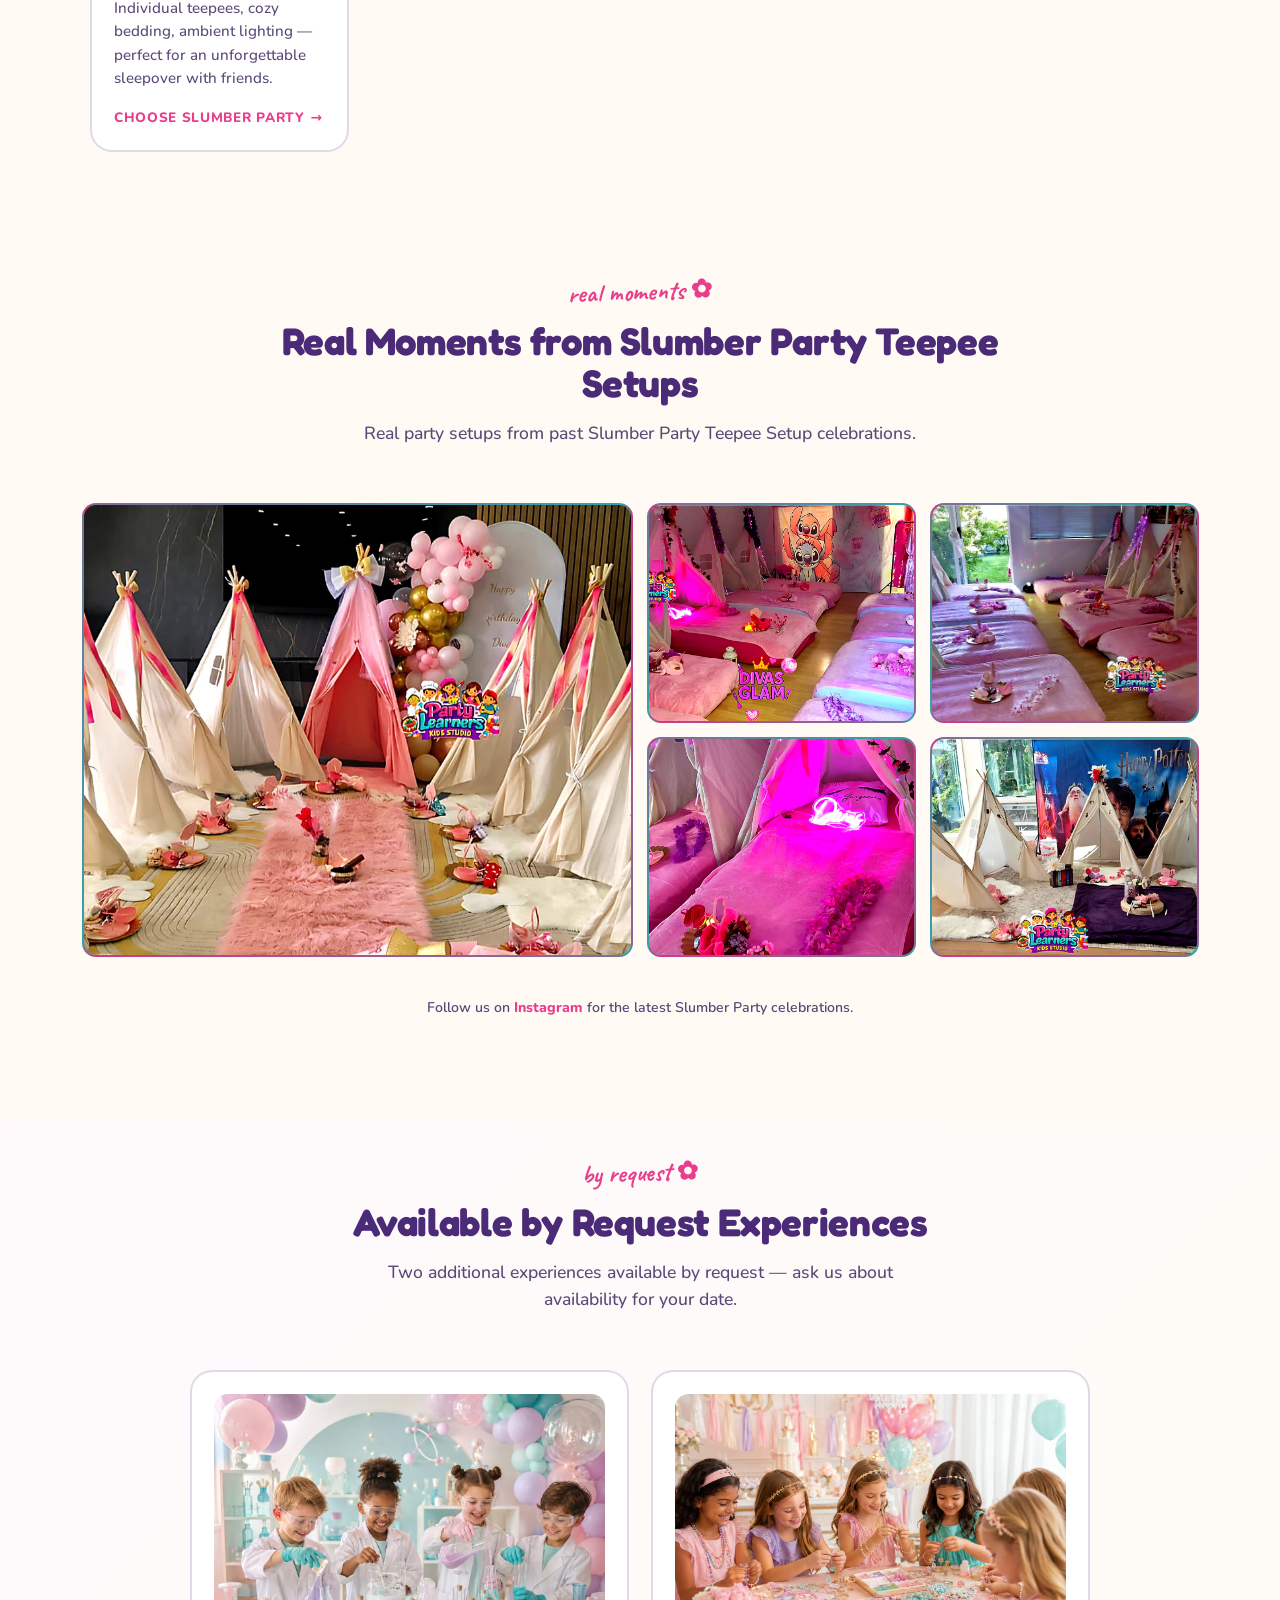
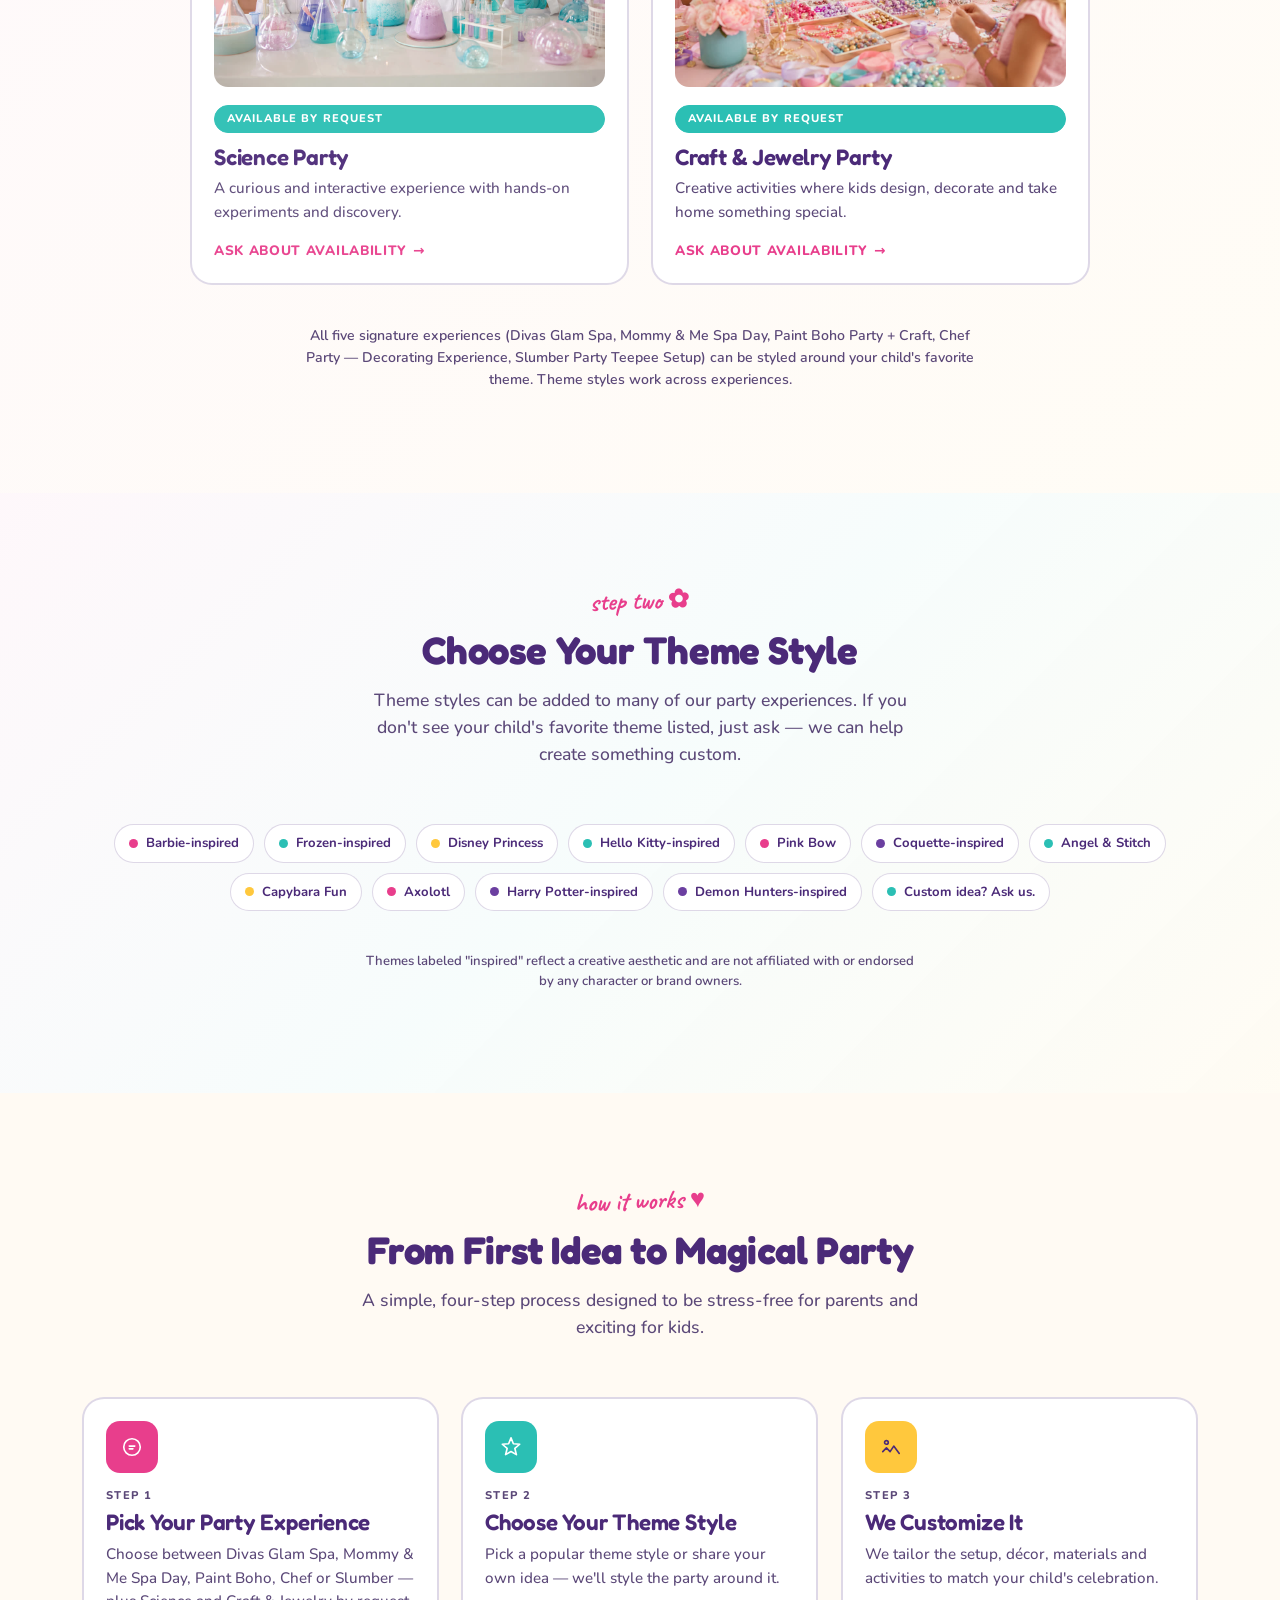
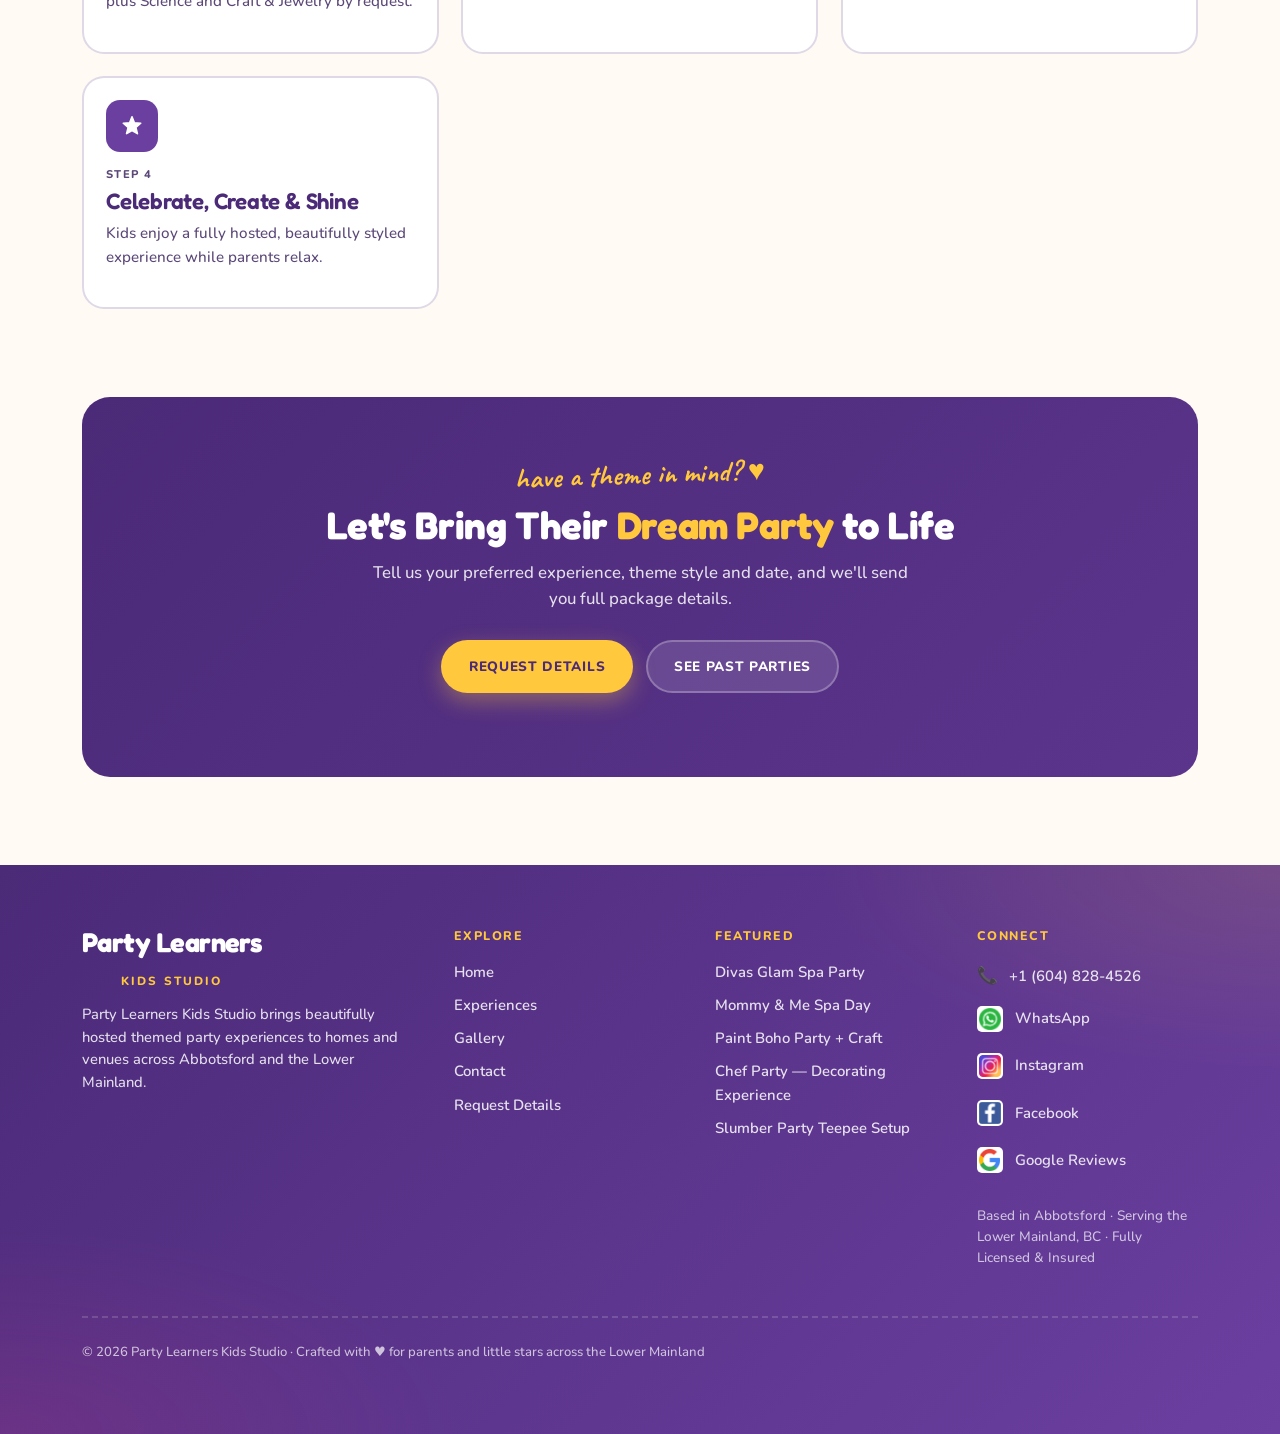
<file: experiences.html>
<!DOCTYPE html>
<html lang="en">
<head>
  <meta charset="UTF-8" />
  <meta name="viewport" content="width=device-width, initial-scale=1.0" />
  <title>Kids Party Experiences | Party Learners Kids Studio</title>
  <meta name="description" content="Explore Divas Glam Spa Party, Paint Boho Party + Craft, Chef Party Decorating Experience, and custom themed parties for kids." />
  <link rel="preconnect" href="https://fonts.googleapis.com" />
  <link rel="preconnect" href="https://fonts.gstatic.com" crossorigin />
  <link href="https://fonts.googleapis.com/css2?family=Fredoka:wght@400;500;600;700&family=Nunito:wght@500;600;700;800&family=Caveat:wght@700&family=Playfair+Display:ital,wght@1,500;1,600;1,700&display=swap" rel="stylesheet" />
  <link rel="preload" as="image" href="images/logo-banner.png" />
  <link rel="stylesheet" href="css/style.css?v=68" />
  <link rel="canonical" href="https://www.partylearners.ca/experiences.html" />

  <meta property="og:type" content="website" />
  <meta property="og:title" content="Kids Party Experiences | Party Learners Kids Studio" />
  <meta property="og:description" content="Explore Divas Glam Spa Party, Paint Boho Party + Craft, Chef Party Decorating Experience, and custom themed parties for kids." />
  <meta property="og:image" content="https://www.partylearners.ca/images/og-party-learners-collage-v3.jpg" />
  <meta property="og:url" content="https://www.partylearners.ca/experiences.html" />
  <meta property="og:site_name" content="Party Learners Kids Studio" />
  <meta name="twitter:card" content="summary_large_image" />
  <meta name="twitter:title" content="Kids Party Experiences | Party Learners Kids Studio" />
  <meta name="twitter:description" content="Explore Divas Glam Spa Party, Paint Boho Party + Craft, Chef Party Decorating Experience, and custom themed parties for kids." />
  <meta name="twitter:image" content="https://www.partylearners.ca/images/og-party-learners-collage-v3.jpg" />
  <link rel="icon" href="images/logo.jpeg" />
</head>
<body>

<header class="site-header">
  <div class="container nav-wrap">
    <a href="index.html" class="brand"><img src="images/logo-banner.png" alt="Party Learners Kids Studio" class="brand-logo" width="800" height="537" decoding="async" fetchpriority="high" /></a>
    <nav>
      <ul class="nav-links" id="primary-menu">
        <li><a href="index.html">Home</a></li>
        <li class="has-submenu">
          <button type="button" class="submenu-toggle" aria-haspopup="true" aria-expanded="false" aria-controls="submenu-experiences">Experiences <span class="submenu-caret" aria-hidden="true">▾</span></button>
          <ul class="submenu" id="submenu-experiences" role="menu">
            <li role="none"><a role="menuitem" href="experiences.html">All Experiences (Compare)</a></li>
            <li role="none"><a role="menuitem" href="divas-glam-spa-party.html">Divas Glam Spa Party</a></li>
            <li role="none"><a role="menuitem" href="mommy-and-me-spa-day.html">Mommy &amp; Me Spa Day</a></li>
            <li role="none"><a role="menuitem" href="paint-boho-party.html">Paint Boho Party + Craft</a></li>
            <li role="none"><a role="menuitem" href="chef-party.html">Chef Party — Decorating Experience</a></li>
            <li role="none"><a role="menuitem" href="slumber-party-teepee-setup.html">Slumber Party Teepee Setup</a></li>
            <li role="none"><a role="menuitem" href="experiences.html#coming-soon">Science Party — Available by Request</a></li>
            <li role="none"><a role="menuitem" href="experiences.html#coming-soon">Craft &amp; Jewelry Party — Available by Request</a></li>
          </ul>
        </li>
        <li><a href="gallery.html">Gallery</a></li>
        <li><a href="contact.html">Contact</a></li>
        <li><a href="contact.html" class="menu-cta">Request Details →</a></li>
      </ul>
    </nav>
    <div class="nav-cta">
      <a href="contact.html" class="btn btn-primary btn-sm">Request Details</a>
      <button class="nav-toggle" aria-label="Toggle menu" aria-expanded="false" aria-controls="primary-menu"><span></span></button>
    </div>
  </div>
</header>

<section class="service-hero">
  <div class="container">
    <span class="service-hero-eyebrow">find your party ✿</span>
    <h1>
      <span class="c-purple-deep">Five Ways</span><br />
      <span class="c-pink">to</span> <span class="c-teal">Celebrate</span>
    </h1>
    <p class="hero-lead service-hero-lead">Start with one of our five signature experiences, then add optional extras like Glitter Bar, balloon décor, or premium styling when available.</p>
    <div class="hero-actions">
      <a href="#compare" class="btn btn-primary">Compare Experiences</a>
      <a href="contact.html" class="btn btn-secondary">Request Details</a>
    </div>
  </div>
</section>

<!-- SECTION 1: COMPARE EXPERIENCES -->
<section class="section" id="compare">
  <div class="container">
    <div class="section-head">
      <span class="eyebrow">signature experiences ✿</span>
      <h2>Signature Experiences</h2>
      <p class="lead">Our five signature, fully-hosted party experiences — each designed end-to-end with décor, materials, host, music and activities so parents can simply enjoy the celebration.</p>
    </div>

    <div class="compare-grid">
      <!-- DIVAS GLAM -->
      <article class="compare-card compare-card--featured">
        <div class="compare-card__image"><img src="images/experience-divas-glam.jpg?v=2" alt="Divas Glam Spa Party — group of kids in colorful spa robes" loading="lazy" decoding="async" /></div>
        <span class="card-tag is-popular">Signature</span>
        <h3>Divas Glam Spa Party</h3>
        <ul class="compare-list">
          <li><strong>Best for:</strong> Birthdays who want a sparkling, pampering celebration.</li>
          <li><strong>Main activities:</strong> Colorful robes, playful facial masks, cucumber relaxation, mini makeovers, hairstyling with colorful extensions, runway, dance &amp; games.</li>
          <li><strong>Great for:</strong> Boys &amp; girls, ages 5–12, 6–14 guests.</li>
          <li><strong>Duration:</strong> Approx. 2 hours, fully hosted.</li>
        </ul>
        <a href="divas-glam-spa-party.html" class="btn btn-primary btn-sm">Learn More</a>
      </article>

      <!-- MOMMY & ME SPA DAY -->
      <article class="compare-card">
        <div class="compare-card__image"><picture><source type="image/webp" srcset="images/mommy-and-me-hero.webp" /><img src="images/mommy-and-me-hero.jpg" alt="A mom applying a gentle spa mask for her daughter at a Mommy &amp; Me Spa Day" loading="lazy" decoding="async" /></picture></div>
        <span class="card-tag">Signature</span>
        <h3>Mommy &amp; Me Spa Day</h3>
        <ul class="compare-list">
          <li><strong>Best for:</strong> Moms and little ones who want a sweet, spa-inspired day to bond together.</li>
          <li><strong>Main activities:</strong> Matching robes, gentle spa-style masks, a relaxation moment, pampering touches, photos and quality time together.</li>
          <li><strong>Great for:</strong> A signature, spa-inspired bonding experience — not a children's party package and not an add-on.</li>
          <li><strong>Duration:</strong> Fully hosted; details tailored to your group.</li>
        </ul>
        <a href="mommy-and-me-spa-day.html" class="btn btn-primary btn-sm">Learn More</a>
      </article>

      <!-- PAINT BOHO -->
      <article class="compare-card">
        <div class="compare-card__image"><img src="images/experience-paint-boho.jpg" alt="Paint Boho Party + Craft setup with easels" loading="lazy" decoding="async" /></div>
        <span class="card-tag">Featured</span>
        <h3>Paint Boho Party + Craft</h3>
        <ul class="compare-list">
          <li><strong>Best for:</strong> Creative kids who love art and want to take something handmade home.</li>
          <li><strong>Main activities:</strong> Guided canvas painting, craft decorating (crown or mirror), free-paint, art-themed games, glitter tattoos, mini art exhibition.</li>
          <li><strong>Great for:</strong> Boys &amp; girls, ages 5–12, 6–14 guests.</li>
          <li><strong>Duration:</strong> Approx. 1.5 hours, fully hosted.</li>
        </ul>
        <a href="paint-boho-party.html" class="btn btn-primary btn-sm">Learn More</a>
      </article>

      <!-- CHEF PARTY -->
      <article class="compare-card">
        <div class="compare-card__image"><img src="images/chef-party-hero.jpg" alt="Chef Party — Decorating Experience setup with chef hats and red aprons" loading="lazy" decoding="async" /></div>
        <span class="card-tag">Now Available</span>
        <h3>Chef Party — Decorating Experience</h3>
        <ul class="compare-list">
          <li><strong>Best for:</strong> Kids who love hands-on, food-themed creativity (decorating only — we don't cook or bake).</li>
          <li><strong>Main activities:</strong> Choose 2 — Mini Pizza Decorating, Cupcake Decorating, Fruit Character Creations, Vegetable Fun Art. Plus glitter tattoos, music, games, mini creation showcase.</li>
          <li><strong>Great for:</strong> Boys &amp; girls, ages 5–12, 6–14 guests.</li>
          <li><strong>Duration:</strong> Approx. 2 hours, fully hosted.</li>
        </ul>
        <a href="chef-party.html" class="btn btn-primary btn-sm">Learn More</a>
      </article>

      <!-- SLUMBER PARTY TEEPEE SETUP -->
      <article class="compare-card" id="luxury-slumber">
        <div class="compare-card__image">
          <picture>
            <source type="image/webp" srcset="images/luxury-slumber-happy-birthday-dara.webp" />
            <img src="images/luxury-slumber-happy-birthday-dara.jpg" alt="Slumber Party Teepee Setup with multiple cream and pink teepees, cozy bedding and themed backdrop by Party Learners Kids Studio" loading="lazy" decoding="async" />
          </picture>
        </div>
        <span class="card-tag">Sleepover Setup</span>
        <h3>Slumber Party Teepee Setup</h3>
        <ul class="compare-list">
          <li><strong>Best for:</strong> Birthdays, best-friend sleepovers, cozy celebrations, and special occasions.</li>
          <li><strong>What it is:</strong> A styled overnight teepee setup with individual teepees, mattresses, fitted sheets, blankets, decorative pillows, themed décor, and ambient lighting. Party Learners sets up and returns the next day for pickup.</li>
        </ul>
        <p class="muted" style="font-size:.85rem;font-weight:800;margin:6px 0 4px;color:var(--purple-deep)">What's included</p>
        <ul class="compare-list" style="margin-top:0">
          <li>Individual teepee for each guest</li>
          <li>Mattress, fitted sheet, blanket &amp; decorative pillows</li>
          <li>Themed styling &amp; ambient lighting</li>
          <li>Setup included · Next-day pickup included</li>
        </ul>
        <p class="muted" style="font-size:.82rem;line-height:1.5;margin:10px 0 14px;padding:10px 12px;background:rgba(232,62,140,.06);border-radius:10px">Spa activities, robes, balloon garlands, VIP chair styling, jewelry station, and Glitter Bar are <strong>not</strong> automatically included with Slumber Party Teepee Setup. These may be requested separately when available.</p>
        <a href="slumber-party-teepee-setup.html" class="btn btn-primary btn-sm">Learn More</a>
      </article>
    </div>

    <!-- Quick note: VIP Spa teepees vs Slumber teepees -->
    <div style="max-width:820px;margin:32px auto 0">
      <div style="background:linear-gradient(135deg, rgba(43,191,180,.07), rgba(255,200,61,.07));border:1px solid var(--line);border-radius:16px;padding:20px 22px">
        <h3 style="margin:0 0 8px;font-size:1.15rem">A quick note about teepees ✿</h3>
        <p class="muted" style="margin:0;font-size:.92rem;line-height:1.6">Super Luxury VIP SPA and Slumber Party Teepee Setup use teepees in different ways. VIP Spa teepees are part of a spa/glam party setup and may include premium spa styling depending on the selected package. Slumber Party Teepee Setup is an overnight sleepover setup with bedding, themed décor, soft lighting, setup, and next-day pickup. Spa activities, robes, balloon garlands, jewelry station, VIP chair styling, and Glitter Bar can be requested separately when available.</p>
      </div>
    </div>
  </div>
</section>

<!-- SECTION 1B-2: AVAILABLE ADD-ONS -->
<section class="section" id="add-ons" style="padding-top:0">
  <div class="container">
    <div class="section-head">
      <span class="eyebrow">available add-ons ✿</span>
      <h2>Available Add-Ons</h2>
      <p class="lead">Add-ons are optional extras that can be requested with your selected experience when available. They make a celebration extra special — they are not standalone party packages.</p>
    </div>
    <div class="card-grid card-grid--addons">
      <article class="addon-card">
        <span class="card-tag is-popular">★ Included with select Divas packages</span>
        <h3>Glitter Bar</h3>
        <p>Included with the Full Glam Diva Experience and Super Luxury VIP SPA, and available by request for other experiences when confirmed. Glitter tattoos, face sparkle, hair sparkle and makeup sparkle.</p>
        <a href="contact.html" class="card-link">Ask about the Glitter Bar for your experience</a>
      </article>
      <article class="addon-card">
        <span class="card-tag">Décor Add-On</span>
        <h3>Balloon Garland</h3>
        <p>Custom balloon garlands styled in your party colors — a photo-ready focal point for any setup.</p>
        <a href="contact.html" class="card-link">Ask About Balloon Garlands</a>
      </article>
      <article class="addon-card">
        <span class="card-tag">Décor Add-On</span>
        <h3>Premium Décor</h3>
        <p>Upgraded themed décor and premium photo-ready styling details to elevate your selected experience.</p>
        <a href="contact.html" class="card-link">Ask About Premium Décor</a>
      </article>
      <article class="addon-card">
        <span class="card-tag">Add-On</span>
        <h3>Jewelry Station</h3>
        <p>A guided bracelet-making and accessory station kids love — available for select experiences.</p>
        <a href="contact.html" class="card-link">Ask About the Jewelry Station</a>
      </article>
      <article class="addon-card">
        <span class="card-tag">Add-On</span>
        <h3>VIP Chair Styling</h3>
        <p>Special VIP chair styling for the birthday star or the whole group — a sweet photo-worthy moment.</p>
        <a href="contact.html" class="card-link">Ask About VIP Chair Styling</a>
      </article>
      <article class="addon-card">
        <span class="card-tag">Add-On</span>
        <h3>Spa / Glam Extras for Slumber</h3>
        <p>Optional spa and glam extras that can be added to a Slumber Party Teepee Setup when available — not included by default.</p>
        <a href="contact.html" class="card-link">Ask About Slumber Extras</a>
      </article>
    </div>
    <div style="max-width:820px;margin:24px auto 0">
      <p class="muted" style="margin:0;font-size:.9rem;line-height:1.6;padding:14px 18px;background:rgba(232,62,140,.06);border-radius:12px;font-weight:600">Add-ons are not standalone packages unless confirmed. Availability may vary by selected experience, space, theme, and timing.</p>
    </div>
  </div>
</section>

<!-- SECTION 1B: HELP ME DECIDE -->
<section class="section" style="padding-top:0">
  <div class="container">
    <div class="section-head">
      <span class="eyebrow">help me decide ♥</span>
      <h2>Not Sure Which One?</h2>
      <p class="lead">Pick the vibe — we'll do the rest.</p>
    </div>
    <div class="card-grid" style="grid-template-columns:repeat(auto-fit,minmax(240px,1fr));max-width:1100px;margin:0 auto">
      <article class="feature-card">
        <span class="card-eyebrow">if you want…</span>
        <h3>A Glam &amp; Pampering Vibe</h3>
        <p>Robes, masks, hairstyling and a runway moment — perfect for a birthday that feels like a sparkly spa day.</p>
        <a href="divas-glam-spa-party.html" class="card-link">Choose Divas Glam Spa</a>
      </article>
      <article class="feature-card">
        <span class="card-eyebrow">if you want…</span>
        <h3>A Mom + Little One Bonding Vibe</h3>
        <p>A spa-inspired day to relax and connect together — gentle masks, pampering touches, photos and quality time for moms and their little ones.</p>
        <a href="mommy-and-me-spa-day.html" class="card-link">Choose Mommy &amp; Me Spa Day</a>
      </article>
      <article class="feature-card">
        <span class="card-eyebrow">if you want…</span>
        <h3>An Art &amp; Craft Vibe</h3>
        <p>Easels, canvases and a craft to take home — perfect for kids who love color, calm focus and creating something theirs.</p>
        <a href="paint-boho-party.html" class="card-link">Choose Paint Boho Party + Craft</a>
      </article>
      <article class="feature-card">
        <span class="card-eyebrow">if you want…</span>
        <h3>A Hands-On Foodie Vibe</h3>
        <p>Mini pizzas, cupcakes, fruit characters and veggie art — perfect for hands-on kids who love food-themed creativity.</p>
        <a href="chef-party.html" class="card-link">Choose Chef Party</a>
      </article>
      <article class="feature-card">
        <span class="card-eyebrow">if you want…</span>
        <h3>A Cozy Sleepover Vibe</h3>
        <p>Individual teepees, cozy bedding, ambient lighting — perfect for an unforgettable sleepover with friends.</p>
        <a href="slumber-party-teepee-setup.html" class="card-link">Choose Slumber Party</a>
      </article>
    </div>
  </div>
</section>

<!-- SECTION 1B-3: REAL MOMENTS FROM SLUMBER PARTY TEEPEE SETUP -->
<section class="section" id="luxury-slumber-gallery" style="padding-top:32px">
  <div class="container">
    <div class="section-head">
      <span class="eyebrow">real moments ✿</span>
      <h2>Real Moments from Slumber Party Teepee Setups</h2>
      <p class="lead">Real party setups from past Slumber Party Teepee Setup celebrations.</p>
    </div>
    <div class="gallery-grid gallery-editorial">
      <div class="gallery-item feature">
        <picture>
          <source type="image/webp" srcset="images/luxury-slumber-happy-birthday-dara.webp" />
          <img src="images/luxury-slumber-happy-birthday-dara.jpg" alt="Slumber Party Teepee Setup setup with multiple cream and pink teepees, fluffy pink rug, balloon arch and Happy Birthday backdrop" loading="lazy" decoding="async" />
        </picture>
      </div>
      <div class="gallery-item">
        <picture>
          <source type="image/webp" srcset="images/luxury-slumber-stitch-divas.webp" />
          <img src="images/luxury-slumber-stitch-divas.jpg" alt="Slumber Party Teepee Setup with Angel & Stitch themed backdrop, pink teepees, ambient lighting and personalized décor by Party Learners Kids Studio" loading="lazy" decoding="async" />
        </picture>
      </div>
      <div class="gallery-item">
        <picture>
          <source type="image/webp" srcset="images/luxury-slumber-wide-pink-window.webp?v=2" />
          <img src="images/luxury-slumber-wide-pink-window.jpg?v=2" alt="Wide view of a Slumber Party Teepee Setup with multiple cream teepees, pink bedding, fairy lights and garden window view by Party Learners Kids Studio" loading="lazy" decoding="async" />
        </picture>
      </div>
      <div class="gallery-item">
        <picture>
          <source type="image/webp" srcset="images/luxury-slumber-divas-neon-teepee.webp" />
          <img src="images/luxury-slumber-divas-neon-teepee.jpg" alt="Close-up of a single Slumber Party teepee with Divas neon sign, cozy pink bedding, flower garlands and ambient pink lighting" loading="lazy" decoding="async" />
        </picture>
      </div>
      <div class="gallery-item">
        <picture>
          <source type="image/webp" srcset="images/luxury-slumber-harry-potter-theme.webp" />
          <img src="images/luxury-slumber-harry-potter-theme.jpg" alt="Harry Potter-inspired Slumber Party teepee setup with cream teepees, themed backdrop and personalized décor by Party Learners Kids Studio" loading="lazy" decoding="async" />
        </picture>
      </div>
    </div>
    <p class="text-center muted mt-3" style="font-size:.88rem;max-width:560px;margin-left:auto;margin-right:auto;font-weight:600">Follow us on <a href="https://www.instagram.com/partylearnersdivas/" target="_blank" rel="noopener noreferrer" style="color:var(--pink);font-weight:800">Instagram</a> for the latest Slumber Party celebrations.</p>
  </div>
</section>

<!-- SECTION 1C: AVAILABLE BY REQUEST -->
<section class="section" id="coming-soon" style="padding-top:32px;background:linear-gradient(135deg, rgba(232,62,140,.03), rgba(255,200,61,.05)),#fff">
  <div class="container">
    <div class="section-head">
      <span class="eyebrow">by request ✿</span>
      <h2>Available by Request Experiences</h2>
      <p class="lead">Two additional experiences available by request — ask us about availability for your date.</p>
    </div>
    <div class="card-grid" style="grid-template-columns:repeat(auto-fit,minmax(280px,1fr));max-width:900px;margin:0 auto">
      <article class="feature-card" style="opacity:.95">
        <div class="feature-card-image"><img src="images/experience-science.jpg" alt="Science Party — available by request" loading="lazy" /></div>
        <span class="card-tag is-coming">Available by Request</span>
        <h3>Science Party</h3>
        <p>A curious and interactive experience with hands-on experiments and discovery.</p>
        <a href="contact.html" class="card-link">Ask About Availability</a>
      </article>
      <article class="feature-card">
        <div class="feature-card-image"><img src="images/experience-craft-jewelry.jpg" alt="Craft & Jewelry Party — available by request" loading="lazy" /></div>
        <span class="card-tag is-coming">Available by Request</span>
        <h3>Craft &amp; Jewelry Party</h3>
        <p>Creative activities where kids design, decorate and take home something special.</p>
        <a href="contact.html" class="card-link">Ask About Availability</a>
      </article>
    </div>
    <p class="text-center muted mt-3" style="font-size:.88rem;max-width:680px;margin-left:auto;margin-right:auto;font-weight:600">All five signature experiences (Divas Glam Spa, Mommy &amp; Me Spa Day, Paint Boho Party + Craft, Chef Party — Decorating Experience, Slumber Party Teepee Setup) can be styled around your child's favorite theme. Theme styles work across experiences.</p>
  </div>
</section>

<!-- SECTION 2: CHOOSE YOUR THEME STYLE -->
<section class="section" id="styles" style="background:linear-gradient(135deg, rgba(232,62,140,.04), rgba(43,191,180,.04), rgba(255,200,61,.06)),#fff">
  <div class="container">
    <div class="section-head">
      <span class="eyebrow">step two ✿</span>
      <h2>Choose Your Theme Style</h2>
      <p class="lead">Theme styles can be added to many of our party experiences. If you don't see your child's favorite theme listed, just ask — we can help create something custom.</p>
    </div>
    <div class="chip-grid">
      <span class="chip"><span class="dot pink"></span> Barbie-inspired</span>
      <span class="chip"><span class="dot teal"></span> Frozen-inspired</span>
      <span class="chip"><span class="dot yellow"></span> Disney Princess</span>
      <span class="chip"><span class="dot teal"></span> Hello Kitty-inspired</span>
      <span class="chip"><span class="dot pink"></span> Pink Bow</span>
      <span class="chip"><span class="dot purple"></span> Coquette-inspired</span>
      <span class="chip"><span class="dot teal"></span> Angel &amp; Stitch</span>
      <span class="chip"><span class="dot yellow"></span> Capybara Fun</span>
      <span class="chip"><span class="dot pink"></span> Axolotl</span>
      <span class="chip"><span class="dot purple"></span> Harry Potter-inspired</span>
      <span class="chip"><span class="dot purple"></span> Demon Hunters-inspired</span>
      <span class="chip"><span class="dot teal"></span> Custom idea? Ask us.</span>
    </div>
    <p class="text-center muted mt-3" style="font-size:.82rem;max-width:560px;margin-left:auto;margin-right:auto;font-weight:600">Themes labeled "inspired" reflect a creative aesthetic and are not affiliated with or endorsed by any character or brand owners.</p>
  </div>
</section>

<!-- SECTION 3: HOW IT WORKS -->
<section class="section">
  <div class="container">
    <div class="section-head">
      <span class="eyebrow">how it works ♥</span>
      <h2>From First Idea to Magical Party</h2>
      <p class="lead">A simple, four-step process designed to be stress-free for parents and exciting for kids.</p>
    </div>

    <div class="card-grid">
      <article class="feature-card">
        <div class="card-icon pink"><svg viewBox="0 0 24 24" fill="none" stroke="currentColor" stroke-width="1.8" stroke-linecap="round" stroke-linejoin="round" width="22" height="22"><circle cx="12" cy="12" r="9"/><path d="M9 11h6M9 14h4"/></svg></div>
        <span class="card-eyebrow">Step 1</span>
        <h3>Pick Your Party Experience</h3>
        <p>Choose between Divas Glam Spa, Mommy &amp; Me Spa Day, Paint Boho, Chef or Slumber — plus Science and Craft &amp; Jewelry by request.</p>
      </article>

      <article class="feature-card">
        <div class="card-icon teal"><svg viewBox="0 0 24 24" fill="none" stroke="currentColor" stroke-width="1.8" stroke-linecap="round" stroke-linejoin="round" width="22" height="22"><path d="M12 2l2.6 6.4 6.9.6-5.3 4.6 1.7 6.7L12 16.9 6.1 20.3l1.7-6.7-5.3-4.6 6.9-.6L12 2z"/></svg></div>
        <span class="card-eyebrow">Step 2</span>
        <h3>Choose Your Theme Style</h3>
        <p>Pick a popular theme style or share your own idea — we'll style the party around it.</p>
      </article>

      <article class="feature-card">
        <div class="card-icon yellow"><svg viewBox="0 0 24 24" fill="none" stroke="currentColor" stroke-width="1.8" stroke-linecap="round" stroke-linejoin="round" width="22" height="22"><path d="M3 17l4-4 4 4 4-6 6 8"/><circle cx="7" cy="7" r="2"/></svg></div>
        <span class="card-eyebrow">Step 3</span>
        <h3>We Customize It</h3>
        <p>We tailor the setup, décor, materials and activities to match your child's celebration.</p>
      </article>

      <article class="feature-card">
        <div class="card-icon purple"><svg viewBox="0 0 24 24" fill="none" stroke="currentColor" stroke-width="1.8" stroke-linecap="round" stroke-linejoin="round" width="22" height="22"><path d="M12 2l2.6 6.4 6.9.6-5.3 4.6 1.7 6.7L12 16.9 6.1 20.3l1.7-6.7-5.3-4.6 6.9-.6L12 2z" fill="currentColor"/></svg></div>
        <span class="card-eyebrow">Step 4</span>
        <h3>Celebrate, Create &amp; Shine</h3>
        <p>Kids enjoy a fully hosted, beautifully styled experience while parents relax.</p>
      </article>
    </div>
  </div>
</section>

<section class="section" style="padding-top:0">
  <div class="container">
    <div class="cta-band">
      <span class="eyebrow">have a theme in mind? ♥</span>
      <h2>Let's Bring Their <span class="yw">Dream Party</span> to Life</h2>
      <p>Tell us your preferred experience, theme style and date, and we'll send you full package details.</p>
      <div class="hero-actions">
        <a href="contact.html" class="btn btn-primary">Request Details</a>
        <a href="gallery.html" class="btn btn-secondary">See Past Parties</a>
      </div>
    </div>
  </div>
</section>

<footer class="site-footer">
  <div class="container">
    <div class="footer-grid">
      <div class="footer-brand">
        <a href="index.html" class="brand footer-wordmark" aria-label="Party Learners Kids Studio">

          <span class="wm-line1">Party Learners</span>

          <span class="wm-line2">Kids Studio</span>

        </a>
        <p>Party Learners Kids Studio brings beautifully hosted themed party experiences to homes and venues across Abbotsford and the Lower Mainland.</p>
      </div>
      <div>
        <h4>Explore</h4>
        <ul>
          <li><a href="index.html">Home</a></li>
          <li><a href="experiences.html">Experiences</a></li>
          <li><a href="gallery.html">Gallery</a></li>
          <li><a href="contact.html">Contact</a></li>
          <li><a href="contact.html">Request Details</a></li>
        </ul>
      </div>
      <div>
        <h4>Featured</h4>
                <ul>
          <li><a href="divas-glam-spa-party.html">Divas Glam Spa Party</a></li>
          <li><a href="mommy-and-me-spa-day.html">Mommy &amp; Me Spa Day</a></li>
          <li><a href="paint-boho-party.html">Paint Boho Party + Craft</a></li>
          <li><a href="chef-party.html">Chef Party — Decorating Experience</a></li>
          <li><a href="slumber-party-teepee-setup.html">Slumber Party Teepee Setup</a></li>
        </ul>
      </div>
      <div>
        <h4>Connect</h4>
        <ul class="footer-connect">
          <li><a href="tel:+16048284526" aria-label="Call +1 604 828 4526"><span class="fc-ico fc-ico--phone" aria-hidden="true">📞</span> +1 (604) 828-4526</a></li>
          <li><a href="https://wa.me/16048284526?text=Hi%21%20I%27d%20like%20to%20ask%20about%20booking%20a%20kids%20party%20with%20Party%20Learners%20Kids%20Studio." target="_blank" rel="noopener noreferrer" aria-label="WhatsApp"><img class="fc-logo" src="images/brand-whatsapp.png" alt="" width="22" height="22" loading="lazy" /> WhatsApp</a></li>
          <li><a href="https://www.instagram.com/partylearnersdivas/" target="_blank" rel="noopener noreferrer" aria-label="Instagram"><img class="fc-logo" src="images/brand-instagram.png" alt="" width="22" height="22" loading="lazy" /> Instagram</a></li>
          <li><a href="https://www.facebook.com/profile.php?id=61575817507492" target="_blank" rel="noopener noreferrer" aria-label="Facebook"><img class="fc-logo" src="images/brand-facebook.png" alt="" width="22" height="22" loading="lazy" /> Facebook</a></li>
          <li><a href="https://share.google/UC2ASsx1LRt7J7YGp" target="_blank" rel="noopener noreferrer" aria-label="Google Reviews"><img class="fc-logo" src="images/brand-google.png" alt="" width="22" height="22" loading="lazy" /> Google Reviews</a></li>
        </ul>
        <ul class="mt-2">
          <li style="color:rgba(255,255,255,.7);font-size:.85rem">Based in Abbotsford · Serving the Lower Mainland, BC · Fully Licensed & Insured</li>
        </ul>
      </div>
    </div>
    <div class="footer-bottom">
      <span>© 2026 Party Learners Kids Studio · Crafted with ♥ for parents and little stars across the Lower Mainland</span>
    </div>
  </div>
</footer>

<!-- ============== FLOATING WHATSAPP WIDGET ============== -->
<a class="whatsapp-float"
   href="https://wa.me/16048284526?text=Hi!%20I%27d%20like%20to%20ask%20about%20booking%20a%20kids%20party%20with%20Party%20Learners%20Kids%20Studio."
   target="_blank"
   rel="noopener noreferrer"
   aria-label="Chat with Party Learners on WhatsApp">
  <span class="whatsapp-float__icon" aria-hidden="true">
    <img src="images/whatsapp-icon.png" alt="" width="48" height="48" decoding="async" />
  </span>
  <span class="whatsapp-float__text">
    <strong>Ready to plan something magical?</strong>
    <small>Chat with us on WhatsApp</small>
  </span>
</a>

<script src="js/main.js?v=68"></script>
<script>document.getElementById('y').textContent = new Date().getFullYear();</script>
</body>
</html>
</file>
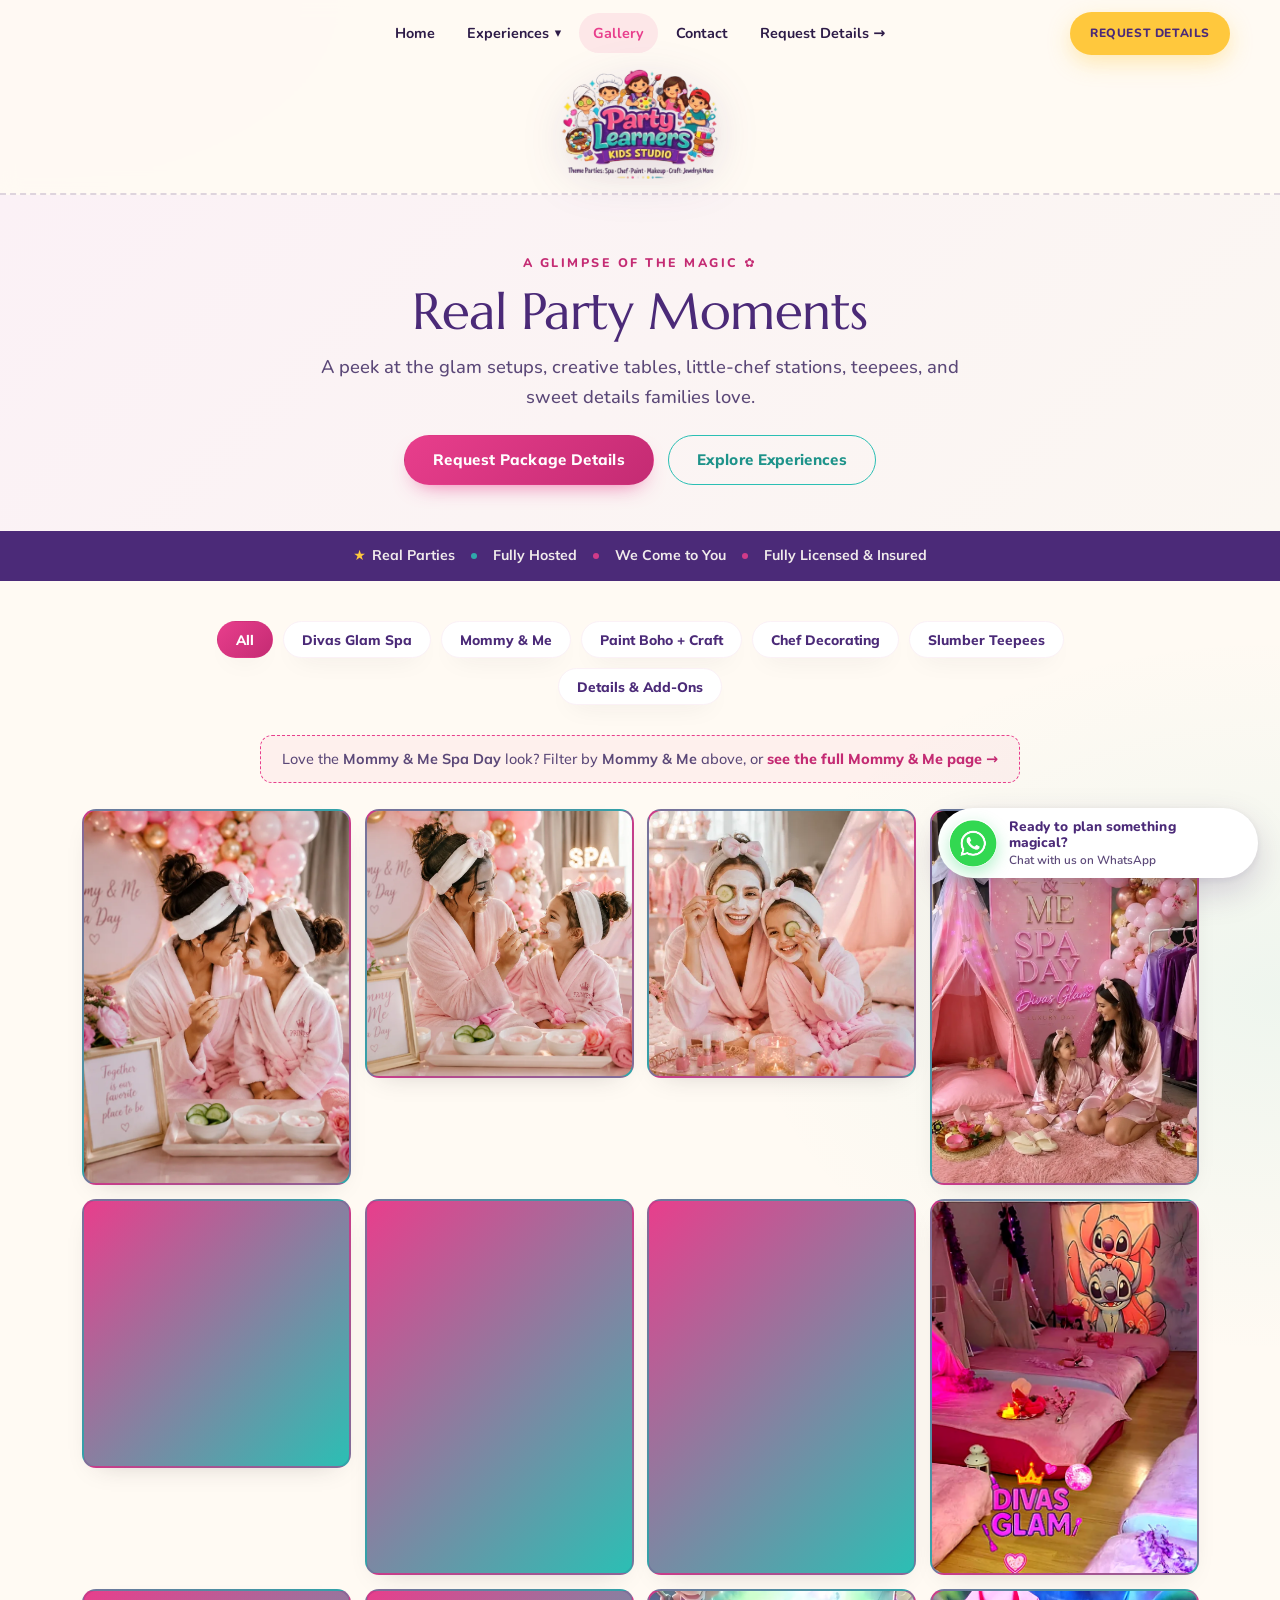
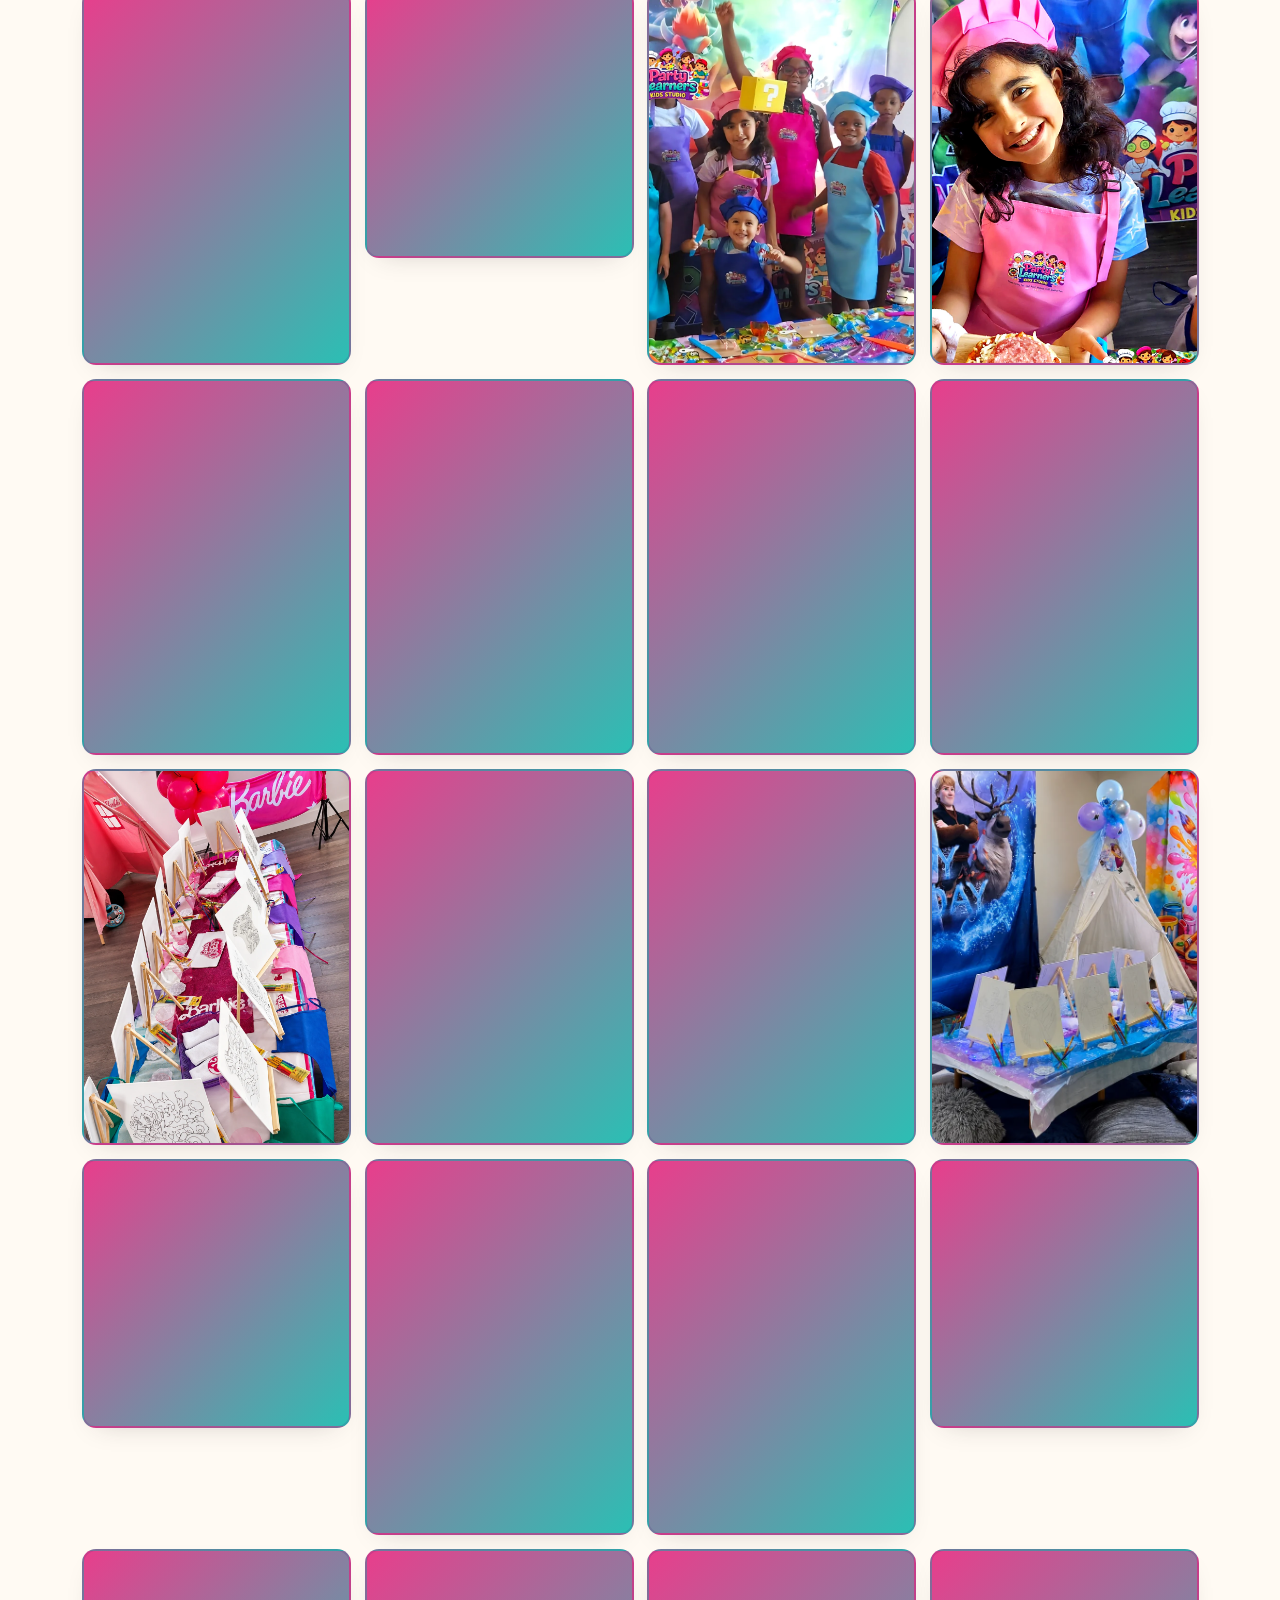
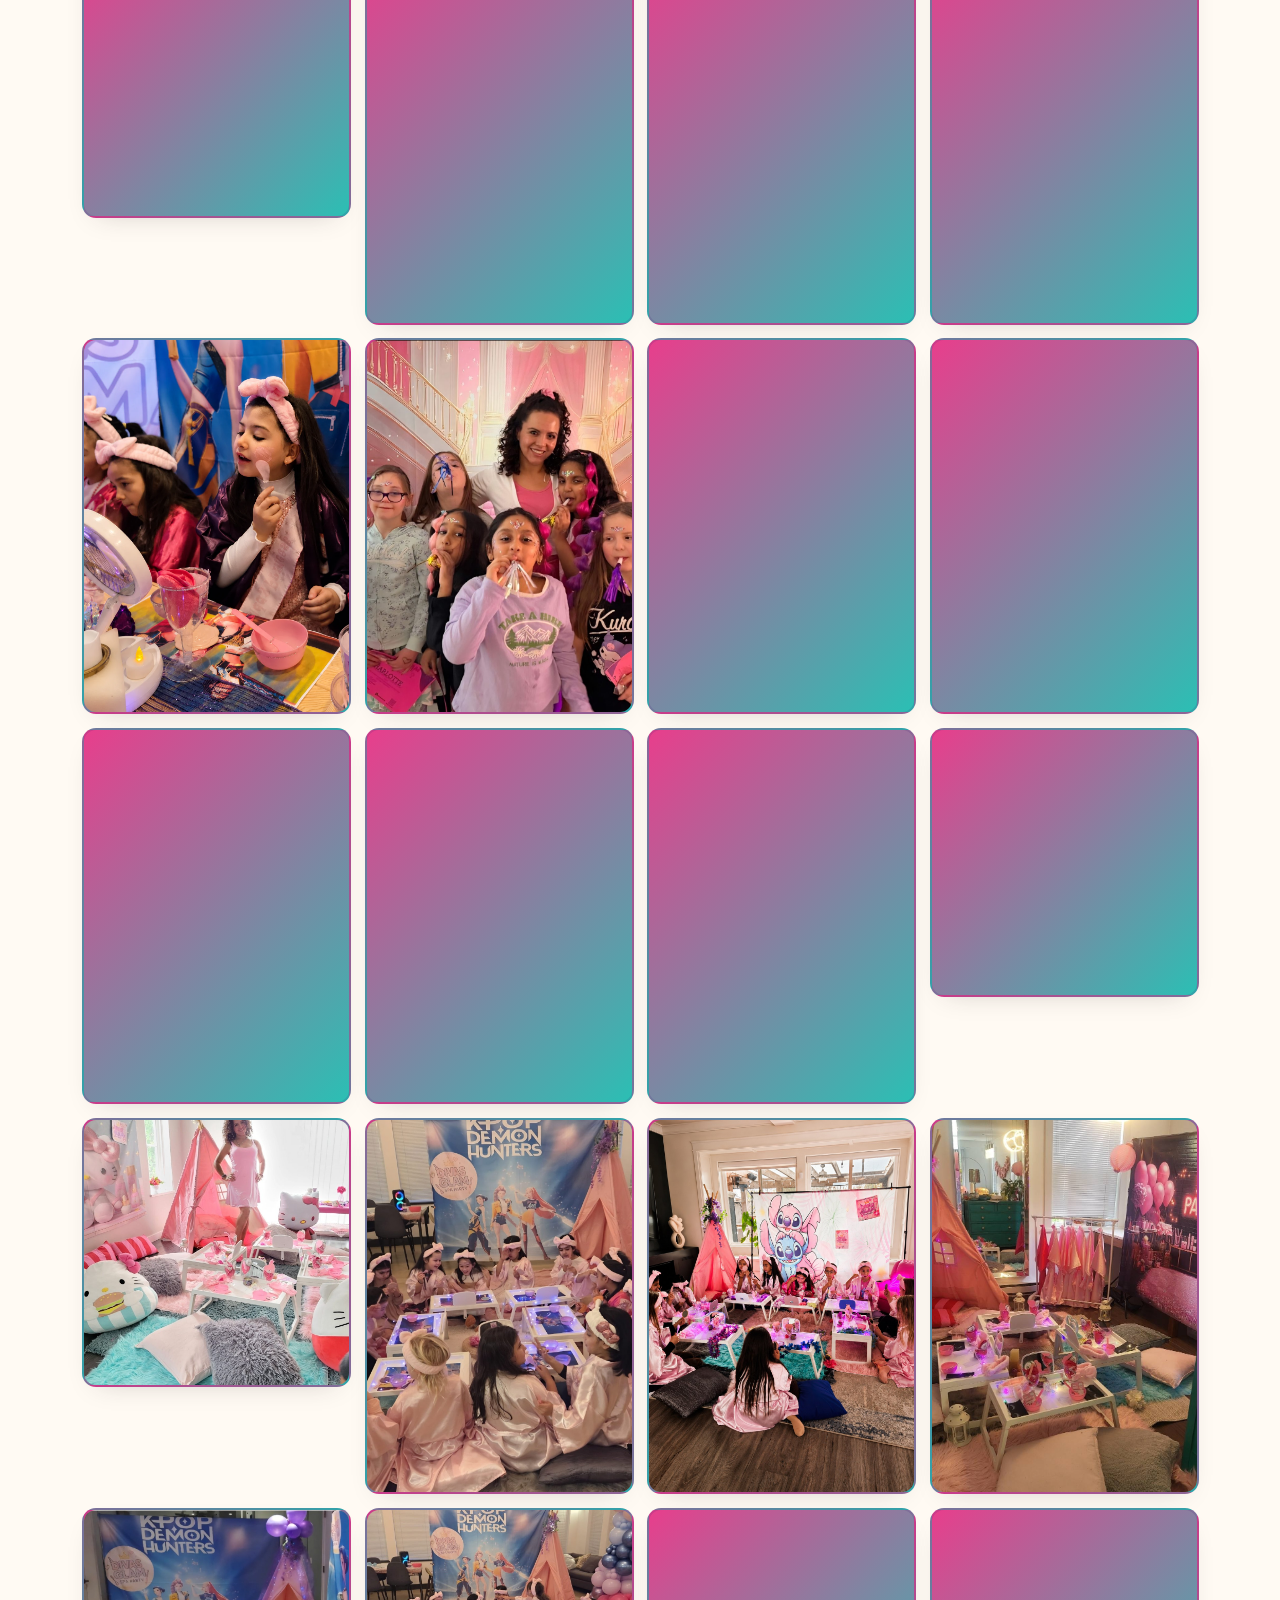
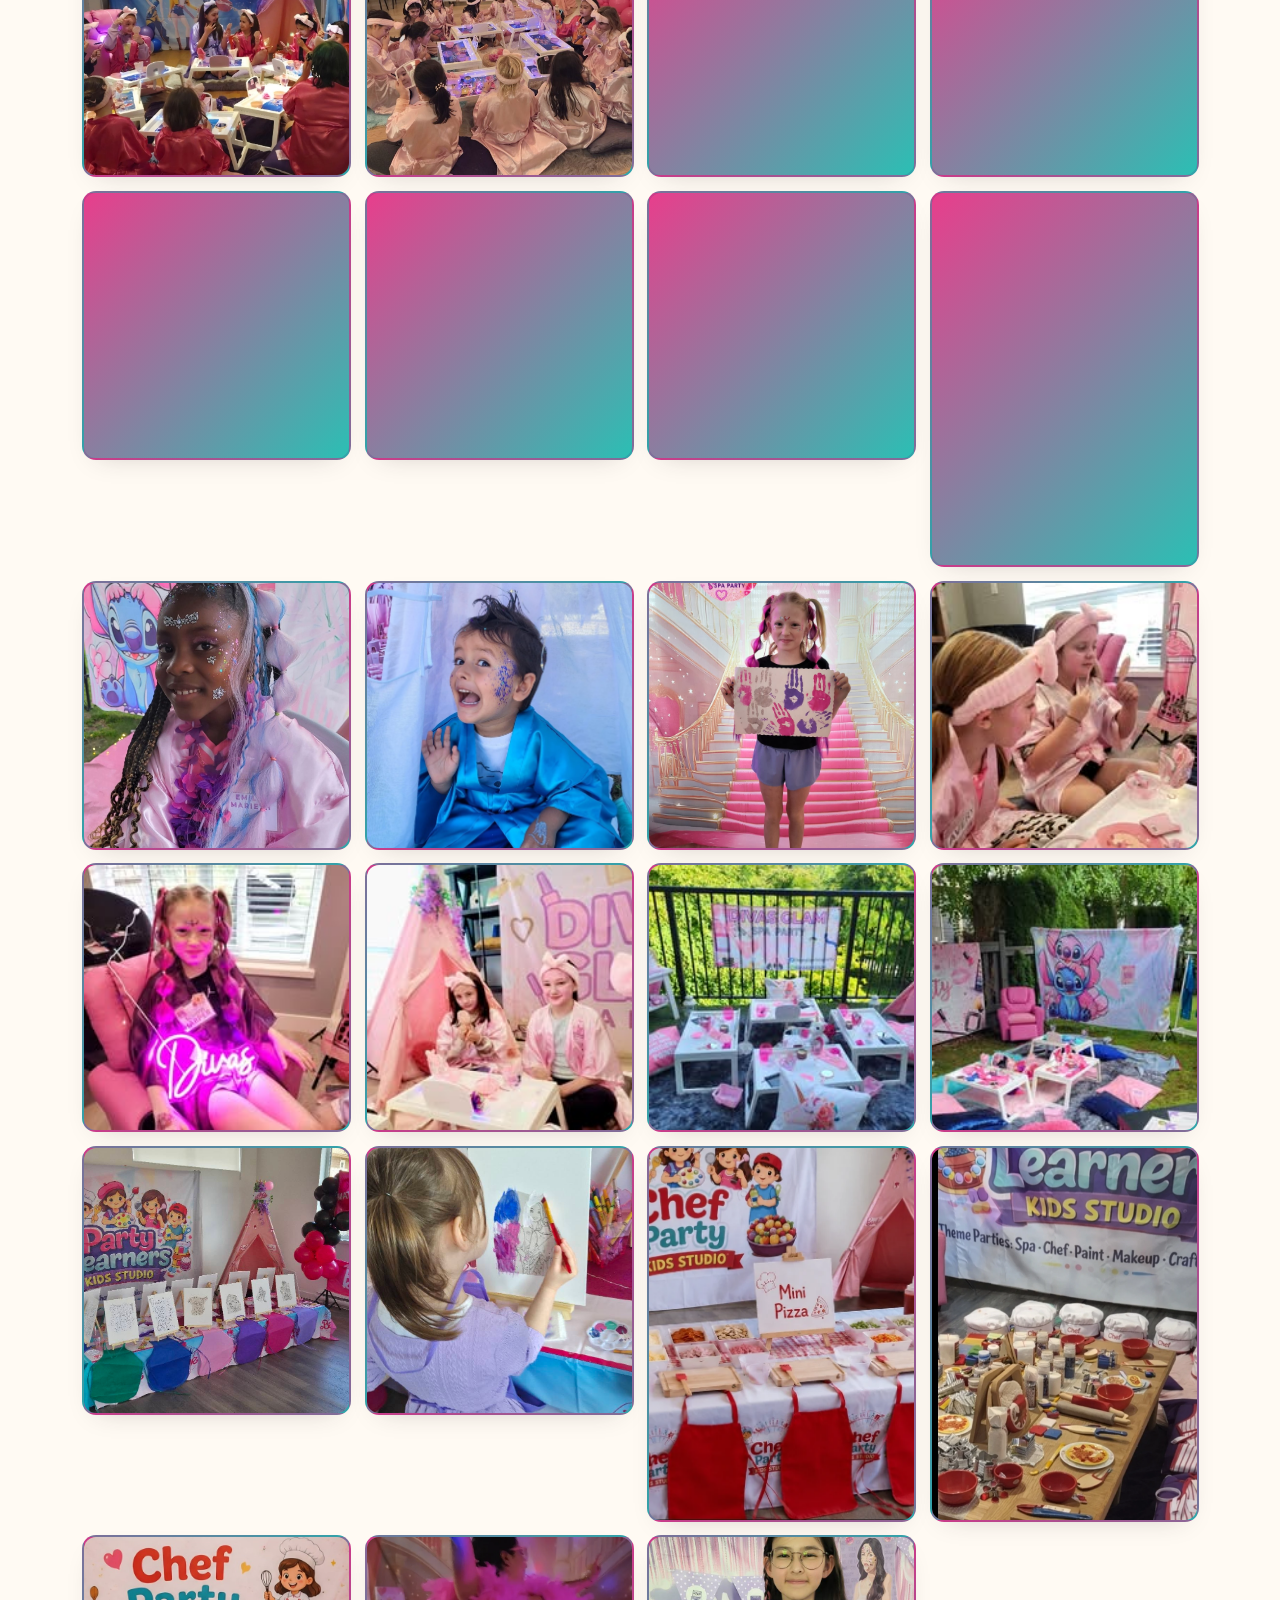
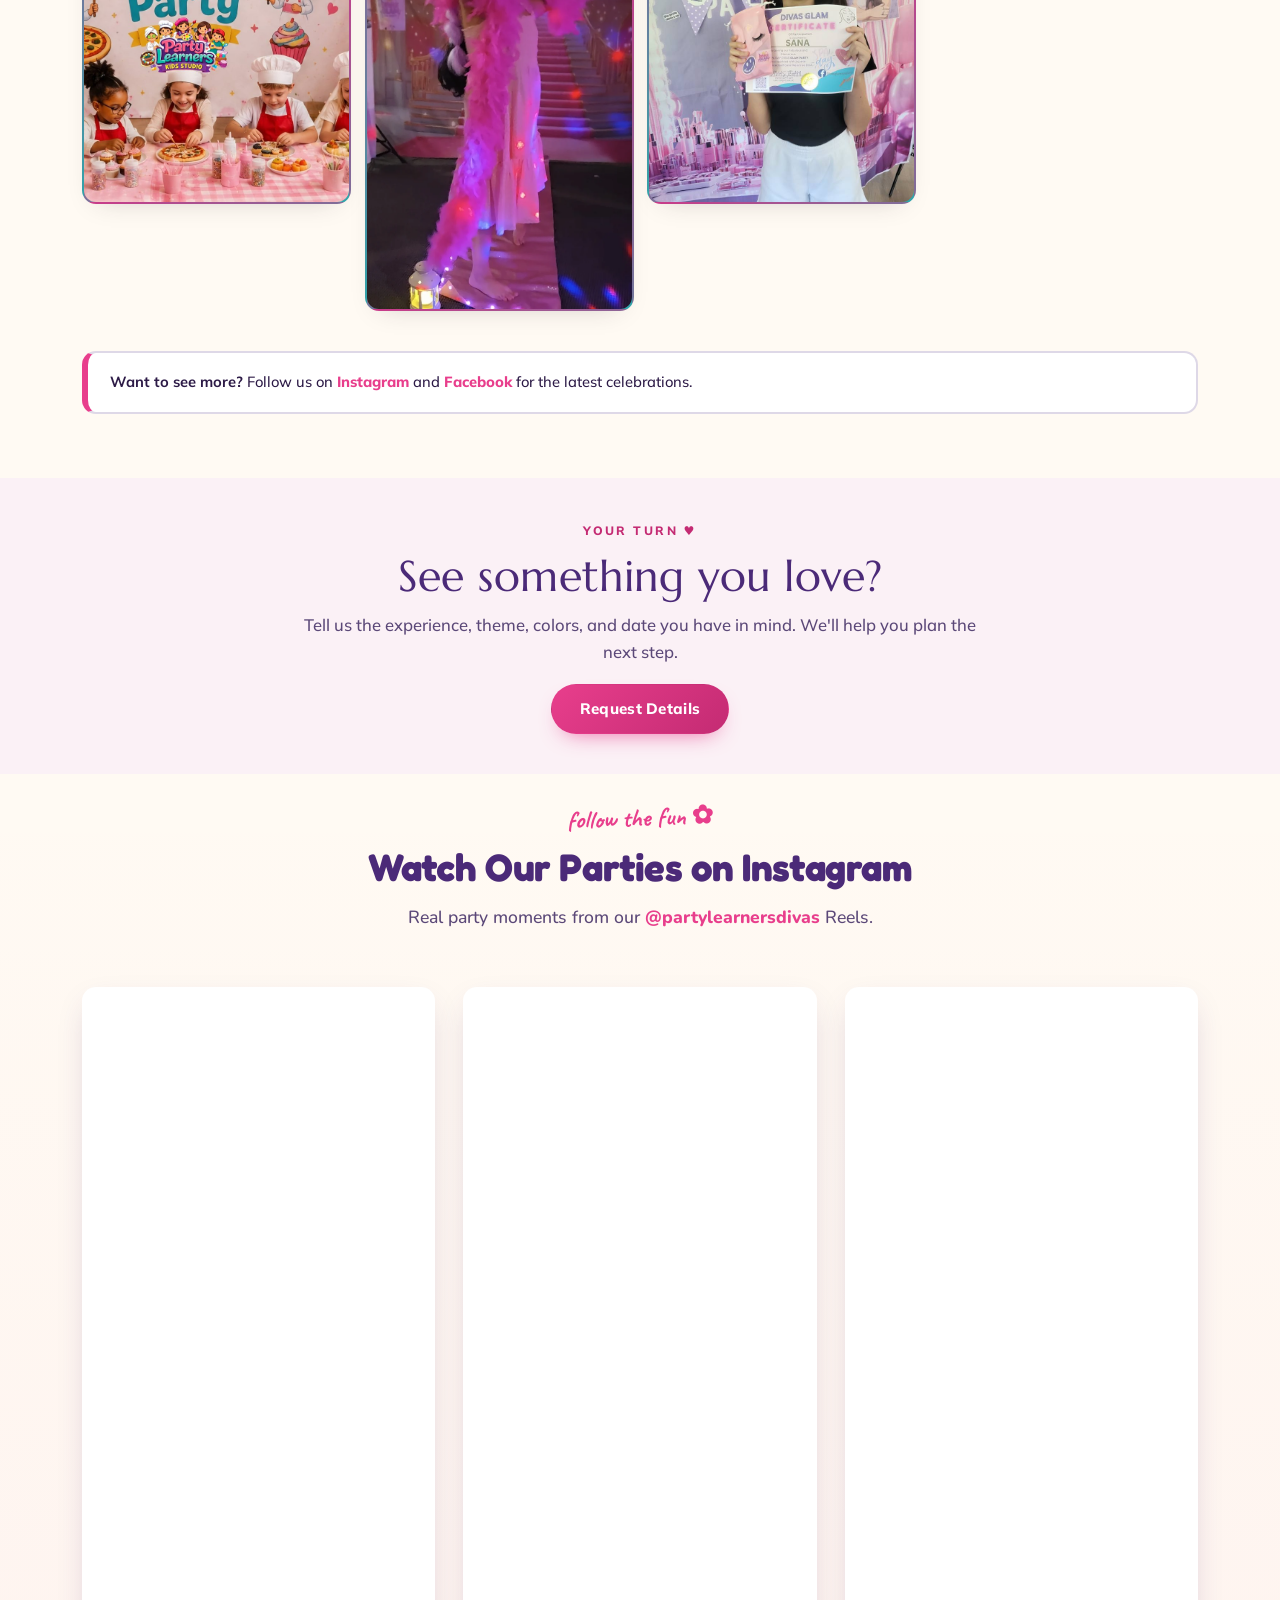
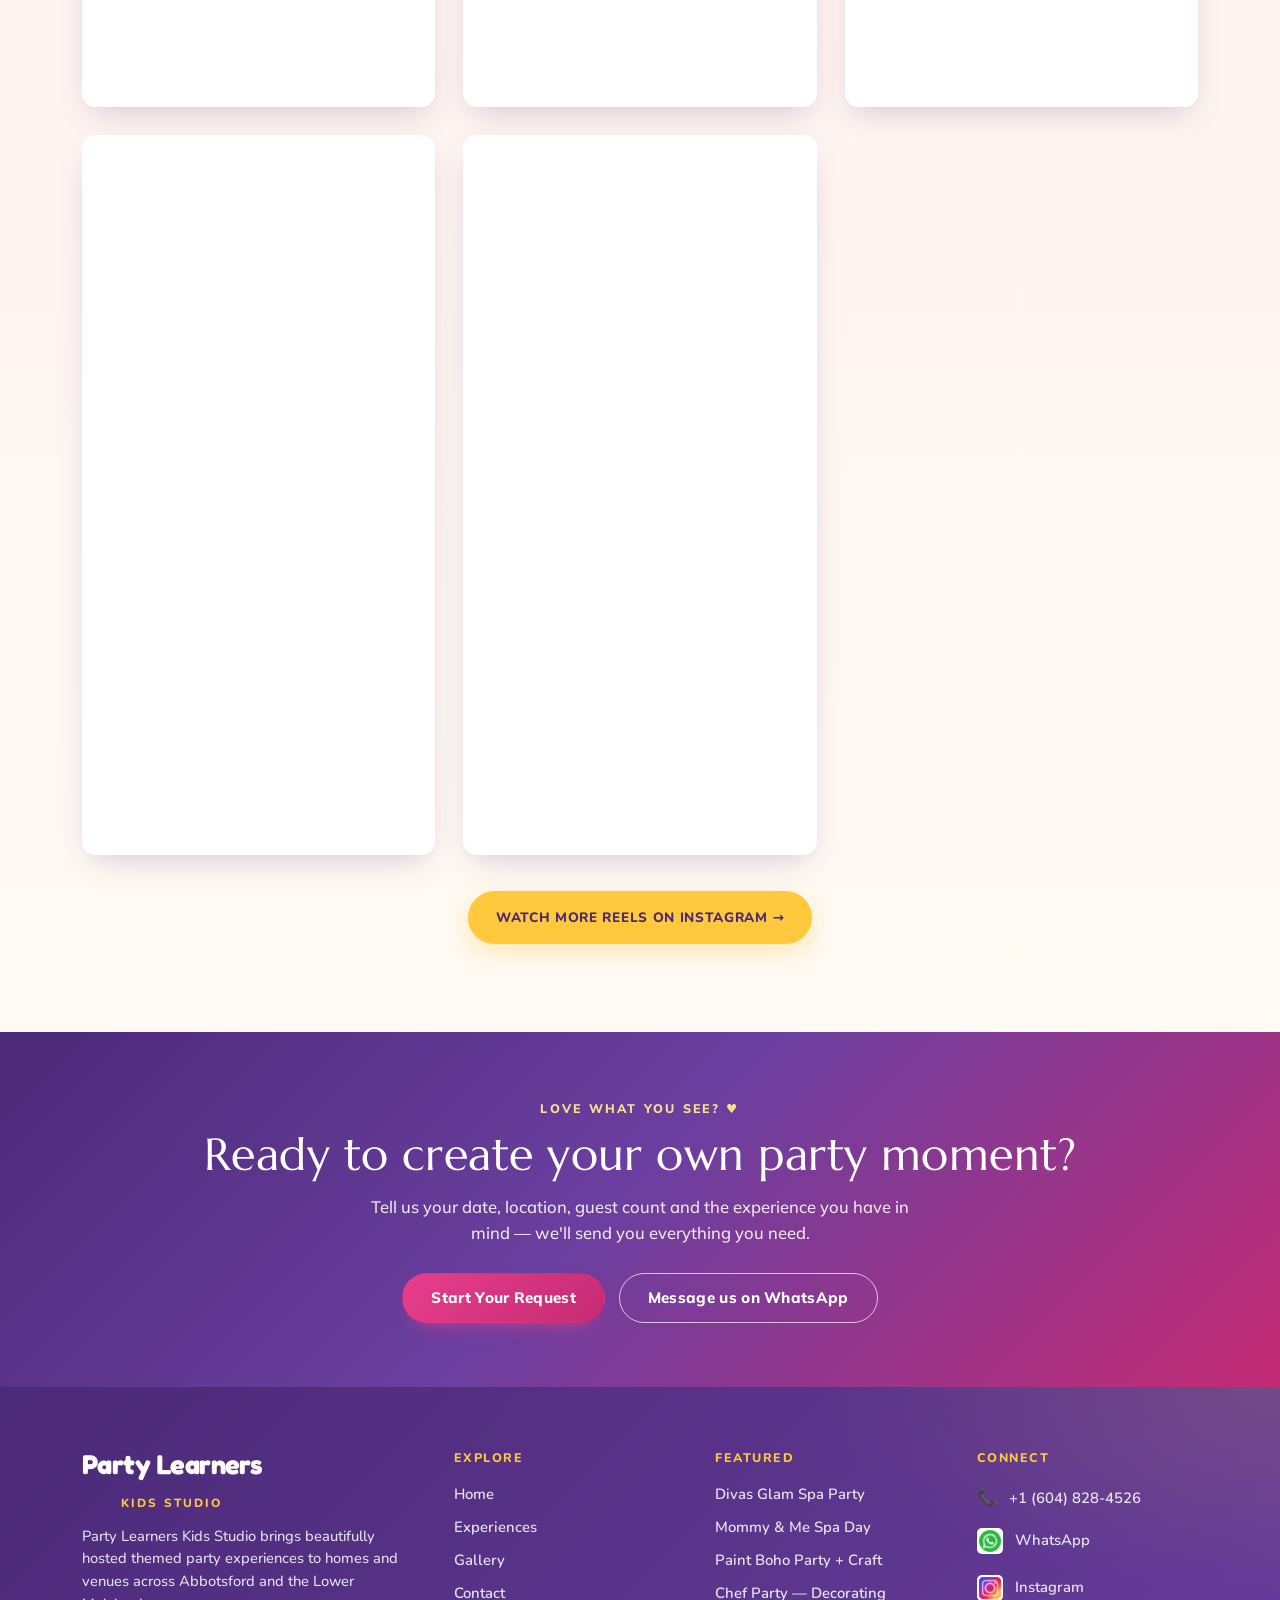
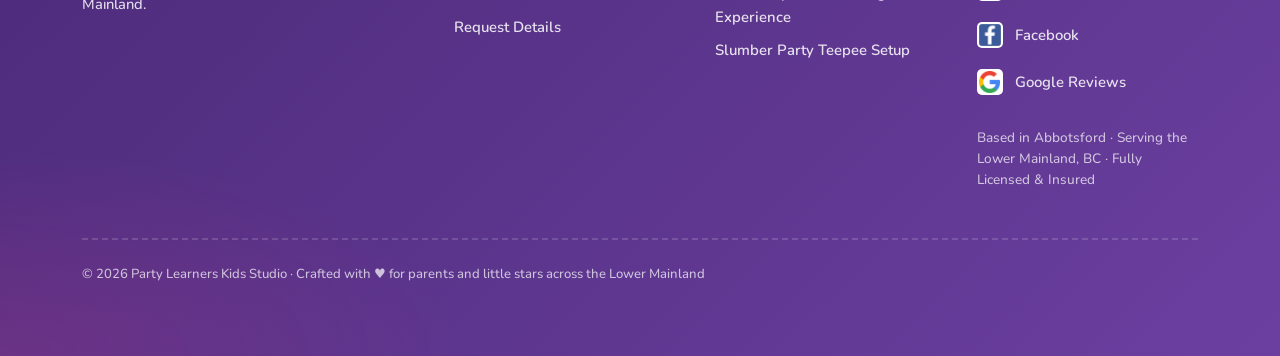
<file: gallery.html>
<!DOCTYPE html>
<html lang="en">
<head>
  <meta charset="UTF-8" />
  <meta name="viewport" content="width=device-width, initial-scale=1.0" />
  <title>Party Gallery | Real Kids Party Setups in the Lower Mainland</title>
  <meta name="description" content="See real party moments from Divas Glam Spa Party, Paint Boho Party + Craft, Chef Party, and custom themed setups." />
  <link rel="preconnect" href="https://fonts.googleapis.com" />
  <link rel="preconnect" href="https://fonts.gstatic.com" crossorigin />
  <link href="https://fonts.googleapis.com/css2?family=Fredoka:wght@400;500;600;700&family=Nunito:wght@500;600;700;800&family=Caveat:wght@700&family=Playfair+Display:ital,wght@1,500;1,600;1,700&family=Marcellus&family=Cormorant+Garamond:wght@500;600;700&family=Mulish:wght@400;500;600;700;800&display=swap" rel="stylesheet" />
  <link rel="preload" as="image" href="images/logo-banner.png" />
  <link rel="stylesheet" href="css/style.css?v=68" />
  <link rel="stylesheet" href="css/service-v2.css?v=68" />
  <link rel="canonical" href="https://www.partylearners.ca/gallery.html" />

  <meta property="og:type" content="website" />
  <meta property="og:title" content="Party Gallery | Real Kids Party Setups in the Lower Mainland" />
  <meta property="og:description" content="See real party moments from Divas Glam Spa Party, Paint Boho Party + Craft, Chef Party, and custom themed setups." />
  <meta property="og:image" content="https://www.partylearners.ca/images/og-party-learners-collage-v3.jpg" />
  <meta property="og:url" content="https://www.partylearners.ca/gallery.html" />
  <meta property="og:site_name" content="Party Learners Kids Studio" />
  <meta name="twitter:card" content="summary_large_image" />
  <meta name="twitter:title" content="Party Gallery | Real Kids Party Setups in the Lower Mainland" />
  <meta name="twitter:description" content="See real party moments from Divas Glam Spa Party, Paint Boho Party + Craft, Chef Party, and custom themed setups." />
  <meta name="twitter:image" content="https://www.partylearners.ca/images/og-party-learners-collage-v3.jpg" />
  <link rel="icon" href="images/logo.jpeg" />
</head>
<body class="svc-v2">

<header class="site-header">
  <div class="container nav-wrap">
    <a href="index.html" class="brand"><img src="images/logo-banner.png" alt="Party Learners Kids Studio" class="brand-logo" width="800" height="537" decoding="async" fetchpriority="high" /></a>
    <nav>
      <ul class="nav-links" id="primary-menu">
        <li><a href="index.html">Home</a></li>
        <li class="has-submenu">
          <button type="button" class="submenu-toggle" aria-haspopup="true" aria-expanded="false" aria-controls="submenu-experiences">Experiences <span class="submenu-caret" aria-hidden="true">▾</span></button>
          <ul class="submenu" id="submenu-experiences" role="menu">
            <li role="none"><a role="menuitem" href="experiences.html">All Experiences (Compare)</a></li>
            <li role="none"><a role="menuitem" href="divas-glam-spa-party.html">Divas Glam Spa Party</a></li>
            <li role="none"><a role="menuitem" href="mommy-and-me-spa-day.html">Mommy &amp; Me Spa Day</a></li>
            <li role="none"><a role="menuitem" href="paint-boho-party.html">Paint Boho Party + Craft</a></li>
            <li role="none"><a role="menuitem" href="chef-party.html">Chef Party — Decorating Experience</a></li>
            <li role="none"><a role="menuitem" href="slumber-party-teepee-setup.html">Slumber Party Teepee Setup</a></li>
            <li role="none"><a role="menuitem" href="experiences.html#coming-soon">Science Party — Available by Request</a></li>
            <li role="none"><a role="menuitem" href="experiences.html#coming-soon">Craft &amp; Jewelry Party — Available by Request</a></li>
          </ul>
        </li>
        <li><a href="gallery.html">Gallery</a></li>
        <li><a href="contact.html">Contact</a></li>
        <li><a href="contact.html" class="menu-cta">Request Details →</a></li>
      </ul>
    </nav>
    <div class="nav-cta">
      <a href="contact.html" class="btn btn-primary btn-sm">Request Details</a>
      <button class="nav-toggle" aria-label="Toggle menu" aria-expanded="false" aria-controls="primary-menu"><span></span></button>
    </div>
  </div>
</header>

<!-- ============== GALLERY HERO ============== -->
<section class="sv-pagehero">
  <div class="container">
    <span class="sv-pagehero__eyebrow">a glimpse of the magic ✿</span>
    <h1>Real Party Moments</h1>
    <p>A peek at the glam setups, creative tables, little-chef stations, teepees, and sweet details families love.</p>
    <div class="sv-pagehero__actions">
      <a href="contact.html" class="pv-btn">Request Package Details</a>
      <a href="experiences.html" class="pv-btn pv-btn--ghost-plum">Explore Experiences</a>
    </div>
  </div>
</section>

<!-- ============== QUICK TRUST STRIP ============== -->
<div class="sv-trust" aria-label="Why parents choose Party Learners">
  <div class="container sv-trust__inner">
    <span class="sv-trust__item"><span class="star" aria-hidden="true">★</span> Real Parties</span>
    <span class="sv-trust__sep" aria-hidden="true"></span>
    <span class="sv-trust__item">Fully Hosted</span>
    <span class="sv-trust__sep" aria-hidden="true"></span>
    <span class="sv-trust__item">We Come to You</span>
    <span class="sv-trust__sep" aria-hidden="true"></span>
    <span class="sv-trust__item">Fully Licensed &amp; Insured</span>
  </div>
</div>

<section class="sv-section" style="padding-top:40px">
  <div class="container">
    <div class="gallery-filters">
      <button class="gallery-filter active" data-filter="all">All</button>
      <button class="gallery-filter" data-filter="divas">Divas Glam Spa</button>
      <button class="gallery-filter" data-filter="mommy">Mommy &amp; Me</button>
      <button class="gallery-filter" data-filter="paint">Paint Boho + Craft</button>
      <button class="gallery-filter" data-filter="chef">Chef Decorating</button>
      <button class="gallery-filter" data-filter="slumber">Slumber Teepees</button>
      <button class="gallery-filter" data-filter="details">Details &amp; Add-Ons</button>
    </div>

    <p class="sv-gallery-note">Love the <strong>Mommy &amp; Me Spa Day</strong> look? Filter by <strong>Mommy &amp; Me</strong> above, or <a href="mommy-and-me-spa-day.html">see the full Mommy &amp; Me page →</a></p>

    <div class="gallery-grid">

      <!-- ★ Mommy & Me Spa Day photos -->
      <div class="gallery-item tall" data-category="mommy">
        <picture>
          <source type="image/webp" srcset="images/mommy-and-me-together.webp" />
          <img src="images/mommy-and-me-together.jpg" alt="A mom and her little one touching noses in matching pink robes at a Mommy &amp; Me Spa Day" loading="lazy" decoding="async" />
        </picture>
      </div>
      <div class="gallery-item" data-category="mommy">
        <picture>
          <source type="image/webp" srcset="images/mommy-and-me-hero.webp" />
          <img src="images/mommy-and-me-hero.jpg" alt="A mom applying a gentle spa mask for her daughter at a Mommy &amp; Me Spa Day" loading="lazy" decoding="async" />
        </picture>
      </div>
      <div class="gallery-item" data-category="mommy">
        <picture>
          <source type="image/webp" srcset="images/mommy-and-me-cucumber.webp" />
          <img src="images/mommy-and-me-cucumber.jpg" alt="A mom and daughter smiling with face masks and cucumber slices at a Mommy &amp; Me Spa Day" loading="lazy" decoding="async" />
        </picture>
      </div>
      <div class="gallery-item tall" data-category="mommy">
        <picture>
          <source type="image/webp" srcset="images/mommy-and-me-arch.webp" />
          <img src="images/mommy-and-me-arch.jpg" alt="A mom and her daughter in pink robes in front of a Mommy &amp; Me Spa Day backdrop with a teepee and balloon garland" loading="lazy" decoding="async" />
        </picture>
      </div>
      <div class="gallery-item" data-category="mommy">
        <picture>
          <source type="image/webp" srcset="images/mommy-and-me-setup.webp" />
          <img src="images/mommy-and-me-setup.jpg" alt="A Mommy &amp; Me Spa Day setup with a teepee, balloon garland, styled table and a Divas Glam backdrop" loading="lazy" decoding="async" />
        </picture>
      </div>

      <!-- ★ NEW Slumber Party Teepee Setup photos (new experience launch) -->
      <div class="gallery-item tall" data-category="slumber">
        <picture>
          <source type="image/webp" srcset="images/luxury-slumber-happy-birthday-dara.webp" />
          <img src="images/luxury-slumber-happy-birthday-dara.jpg" alt="Slumber Party Teepee Setup setup with multiple cream and pink teepees, fluffy pink rug, balloon arch and Happy Birthday Dara backdrop" loading="lazy" decoding="async" />
        </picture>
      </div>
      <div class="gallery-item tall" data-category="slumber">
        <picture>
          <source type="image/webp" srcset="images/luxury-slumber-wide-pink-window.webp?v=2" />
          <img src="images/luxury-slumber-wide-pink-window.jpg?v=2" alt="Wide view of a Slumber Party Teepee Setup with multiple cream teepees, pink bedding, fairy lights and garden window view" loading="lazy" decoding="async" />
        </picture>
      </div>
      <div class="gallery-item tall" data-category="slumber">
        <picture>
          <source type="image/webp" srcset="images/luxury-slumber-stitch-divas.webp" />
          <img src="images/luxury-slumber-stitch-divas.jpg" alt="Slumber Party Teepee Setup with Angel & Stitch themed backdrop, pink teepees, ambient lighting and personalized décor" loading="lazy" decoding="async" />
        </picture>
      </div>
      <div class="gallery-item tall" data-category="slumber">
        <picture>
          <source type="image/webp" srcset="images/luxury-slumber-divas-neon-teepee.webp" />
          <img src="images/luxury-slumber-divas-neon-teepee.jpg" alt="Close-up of a single Slumber Party teepee with Divas neon sign, cozy pink bedding, flower garlands and ambient pink lighting" loading="lazy" decoding="async" />
        </picture>
      </div>
      <div class="gallery-item" data-category="slumber">
        <picture>
          <source type="image/webp" srcset="images/luxury-slumber-harry-potter-theme.webp" />
          <img src="images/luxury-slumber-harry-potter-theme.jpg" alt="Harry Potter-inspired Slumber Party teepee setup with cream teepees, themed backdrop and personalized décor" loading="lazy" decoding="async" />
        </picture>
      </div>

      <!-- ★ NEW Chef Party real photos -->
      <div class="gallery-item tall" data-category="chef">
        <picture>
          <source type="image/webp" srcset="images/chef-party-group-colorful-aprons.webp?v=2" />
          <img src="images/chef-party-group-colorful-aprons.jpg?v=2" alt="Chef Party — Decorating Experience group photo with kids in colorful chef hats and Party Learners aprons, Mario themed backdrop" loading="lazy" decoding="async" />
        </picture>
      </div>
      <div class="gallery-item tall" data-category="chef">
        <picture>
          <source type="image/webp" srcset="images/chef-party-mini-pizza-pink-hat.webp" />
          <img src="images/chef-party-mini-pizza-pink-hat.jpg" alt="Girl in pink chef hat and Party Learners Kids Studio apron proudly showing her decorated mini pizza at a Chef Party — Decorating Experience" loading="lazy" decoding="async" />
        </picture>
      </div>
      <div class="gallery-item tall" data-category="chef">
        <picture>
          <source type="image/webp" srcset="images/chef-party-boy-blue-hat-pizza.webp" />
          <img src="images/chef-party-boy-blue-hat-pizza.jpg" alt="Boy in blue chef hat and Party Learners Kids Studio apron showing his decorated mini pizza at a Chef Party — Decorating Experience" loading="lazy" decoding="async" />
        </picture>
      </div>
      <div class="gallery-item tall" data-category="chef">
        <picture>
          <source type="image/webp" srcset="images/chef-party-mario-balloon-arch.webp" />
          <img src="images/chef-party-mario-balloon-arch.jpg" alt="Mario-themed balloon arch with chef cutout and decorating-table setup at a Chef Party — Decorating Experience by Party Learners Kids Studio" loading="lazy" decoding="async" />
        </picture>
      </div>
      <div class="gallery-item tall" data-category="chef">
        <picture>
          <source type="image/webp" srcset="images/chef-party-kids-decorating-side.webp" />
          <img src="images/chef-party-kids-decorating-side.jpg" alt="Kids in chef hats and aprons decorating their mini pizzas side-by-side at a Chef Party — Decorating Experience by Party Learners Kids Studio" loading="lazy" decoding="async" />
        </picture>
      </div>
      <div class="gallery-item tall" data-category="chef">
        <picture>
          <source type="image/webp" srcset="images/chef-party-kids-decorating-wide.webp" />
          <img src="images/chef-party-kids-decorating-wide.jpg" alt="Wide view of kids in chef hats decorating mini pizzas at a Chef Party — Decorating Experience with Mario themed backdrop by Party Learners Kids Studio" loading="lazy" decoding="async" />
        </picture>
      </div>

      <!-- ★ NEW Paint Boho photos (highlighted to balance gallery) -->
      <div class="gallery-item tall" data-category="paint setup custom">
        <picture>
          <source type="image/webp" srcset="images/paint-boho-barbie-table.webp" />
          <img src="images/paint-boho-barbie-table.jpg" alt="Wide top-down view of a Paint Boho Party + Craft long Barbie-themed table with multiple wooden easels, blank canvases, paint kits and pink Barbie tipi at a Party Learners Kids Studio party" loading="lazy" decoding="async" />
        </picture>
      </div>
      <div class="gallery-item tall" data-category="paint custom">
        <picture>
          <source type="image/webp" srcset="images/paint-boho-kids-painting-pink.webp" />
          <img src="images/paint-boho-kids-painting-pink.jpg" alt="Group of kids painting at wooden easels at a Paint Boho Party + Craft with PAINT PARTY backdrop, balloons and themed creative facilitator at Party Learners Kids Studio" loading="lazy" decoding="async" />
        </picture>
      </div>
      <div class="gallery-item tall" data-category="paint setup">
        <picture>
          <source type="image/webp" srcset="images/paint-boho-party-learners-setup.webp" />
          <img src="images/paint-boho-party-learners-setup.jpg" alt="Paint Boho Party + Craft setup with Party Learners Kids Studio backdrop, balloon arches, pink tipi, easels with blank canvases and Barbie pink frame at Party Learners Kids Studio" loading="lazy" decoding="async" />
        </picture>
      </div>
      <div class="gallery-item tall" data-category="paint setup custom">
        <picture>
          <source type="image/webp" srcset="images/paint-boho-frozen-setup.webp" />
          <img src="images/paint-boho-frozen-setup.jpg" alt="Frozen-inspired Paint Boho Party + Craft setup with Frozen Happy Birthday backdrop, white tipi, easels with canvases and PAINT PARTY backdrop at Party Learners Kids Studio" loading="lazy" decoding="async" />
        </picture>
      </div>
      <div class="gallery-item" data-category="paint custom">
        <picture>
          <source type="image/webp" srcset="images/paint-boho-barbie-kids-painting.webp" />
          <img src="images/paint-boho-barbie-kids-painting.jpg" alt="Kids painting at wooden easels at a Barbie-inspired Paint Boho Party + Craft with PAINT PARTY backdrop, pink balloons and Barbie tablecloth at Party Learners Kids Studio" loading="lazy" decoding="async" />
        </picture>
      </div>

      <!-- ★ NEW Divas Glam photos -->
      <div class="gallery-item tall" data-category="divas setup">
        <picture>
          <source type="image/webp" srcset="images/divas-glam-pink-castle-setup.webp" />
          <img src="images/divas-glam-pink-castle-setup.jpg" alt="Divas Glam Spa Party setup with pink castle backdrop, pink runway carpet, DIVAS GLAM SPA PARTY banner, pink tipi and balloons at Party Learners Kids Studio" loading="lazy" decoding="async" />
        </picture>
      </div>
      <div class="gallery-item tall" data-category="divas">
        <picture>
          <source type="image/webp" srcset="images/divas-glam-spa-relaxation.webp" />
          <img src="images/divas-glam-spa-relaxation.jpg" alt="Group of girls relaxing in pink robes with spa-style masks and cucumber pieces under the SPA PARTY neon sign at a Divas Glam Spa Party" loading="lazy" decoding="async" />
        </picture>
      </div>
      <div class="gallery-item" data-category="divas setup custom">
        <picture>
          <source type="image/webp" srcset="images/divas-glam-bunnies-setup.webp" />
          <img src="images/divas-glam-bunnies-setup.jpg" alt="Divas Glam Spa Party setup with pink kawaii bunnies backdrop, pink chair, table with spa accessories and pillows at Party Learners Kids Studio" loading="lazy" decoding="async" />
        </picture>
      </div>
      <div class="gallery-item" data-category="divas">
        <picture>
          <source type="image/webp" srcset="images/divas-glam-glitter-tattoos.webp" />
          <img src="images/divas-glam-glitter-tattoos.jpg" alt="Close-up of kids' hands showing colorful glitter tattoos in a circle at a Divas Glam Spa Party" loading="lazy" decoding="async" />
        </picture>
      </div>
      <div class="gallery-item tall" data-category="divas setup">
        <picture>
          <source type="image/webp" srcset="images/divas-glam-outdoor-grass-setup.webp" />
          <img src="images/divas-glam-outdoor-grass-setup.jpg" alt="Outdoor Divas Glam Spa Party setup on grass with pink and teal robes rack, white spa tables on a fluffy rug and themed accessories at Party Learners Kids Studio" loading="lazy" decoding="async" />
        </picture>
      </div>

      <div class="gallery-item tall" data-category="divas setup custom">
        <picture>
          <source type="image/webp" srcset="images/divas-glam-group-good-vibes.webp" />
          <img src="images/divas-glam-group-good-vibes.jpg" alt="Wide top-down view of a Divas Glam Spa Party — large group of girls in pink robes and bow headbands seated around the table with DIVAS GLAM SPA PARTY backdrop, Good Vibes neon sign, robes rack and teal rug" loading="lazy" decoding="async" />
        </picture>
      </div>
      <div class="gallery-item tall" data-category="divas custom">
        <picture>
          <source type="image/webp" srcset="images/divas-glam-divas-neon.webp" />
          <img src="images/divas-glam-divas-neon.jpg" alt="Birthday girl with sparkle face gems holding the glowing pink Divas neon sign in front of the Divas Glam backdrop at a Divas Glam Spa Party" loading="lazy" decoding="async" />
        </picture>
      </div>
      <div class="gallery-item tall" data-category="divas custom">
        <picture>
          <source type="image/webp" srcset="images/divas-glam-mask-application.webp" />
          <img src="images/divas-glam-mask-application.jpg" alt="Girls in pink robes and bow headbands applying their own colorful spa-style masks at a Divas Glam Spa Party with K-Pop Demon Hunters tablemats and pink mirror" loading="lazy" decoding="async" />
        </picture>
      </div>
      <div class="gallery-item tall" data-category="divas custom"><img src="images/divas-glam-group-jenn.jpg" alt="Group of girls with face gems, sparkle hair extensions and party blowers at a Divas Glam Spa Party with Party Learners host Jenny in front of a pink castle backdrop" loading="lazy" decoding="async" /></div>
      <div class="gallery-item tall" data-category="divas runway custom"><img src="images/divas-glam-jenn-birthday-girl.jpg" alt="Birthday girl with long pink hair extension on the pink runway carpet with Party Learners host Jenny at a Divas Glam Spa Party" loading="lazy" decoding="async" /></div>
      <div class="gallery-item tall" data-category="divas custom"><img src="images/divas-glam-jenn-girls-pink-bows.jpg" alt="Group of girls in pink robes and bow headbands at a Divas Glam Spa Party with Party Learners host Jenny" loading="lazy" decoding="async" /></div>
      <div class="gallery-item tall" data-category="divas custom"><img src="images/divas-glam-girls-kpop-tables.jpg" alt="Group of girls in pink robes and bow headbands seated around light-up spa tables at a Divas Glam Spa Party with K-Pop Demon Hunters backdrop and pink teepee" loading="lazy" decoding="async" /></div>
      <div class="gallery-item tall" data-category="divas setup"><img src="images/divas-glam-jenn-spa-party-neon.jpg" alt="Divas Glam Spa Party setup with pink teepee, robes rack, balloon arch and SPA PARTY neon backdrop, hosted by Party Learners Jenny" loading="lazy" decoding="async" /></div>
      <div class="gallery-item tall" data-category="divas setup custom"><img src="images/divas-glam-jenn-spa-party-backdrop.jpg" alt="Divas Glam Spa Party setup with purple and pink table arrangement, light-up trays, piano and DIVAS GLAM SPA PARTY backdrop, hosted by Party Learners Jenny" loading="lazy" decoding="async" /></div>
      <div class="gallery-item" data-category="divas setup"><img src="images/divas-glam-jenn-purple-setup.jpg" alt="Divas Glam Spa Party home setup with purple and pink light-up tables, teepee in the living room and Party Learners host Jenny" loading="lazy" decoding="async" /></div>
      <div class="gallery-item" data-category="divas setup custom"><img src="images/divas-glam-jenn-hello-kitty-setup.jpg" alt="Divas Glam Spa Party Hello Kitty themed setup with pink teepee, Hello Kitty plushies and light-up spa tables, hosted by Party Learners Jenny" loading="lazy" decoding="async" /></div>
      <div class="gallery-item tall" data-category="divas custom"><img src="images/divas-glam-group-kpop.jpg" alt="Group of girls in colorful spa robes around white spa trays at a Divas Glam Spa Party with K-Pop Demon Hunters backdrop" loading="lazy" decoding="async" /></div>
      <div class="gallery-item tall" data-category="divas custom"><img src="images/divas_glam_spa_party_fun.jpg" alt="Group of girls in colorful spa robes at a real Divas Glam Spa Party with teepee, spa trays and themed backdrop" loading="lazy" decoding="async" /></div>
      <div class="gallery-item tall" data-category="divas setup"><img src="images/divas-glam-setup.jpg" alt="Divas Glam Spa setup with pink teepee, robes rack and SPA PARTY neon backdrop" loading="lazy" decoding="async" /></div>
      <div class="gallery-item" data-category="divas custom"><img src="images/divas-glam-group-balloons.jpg" alt="Wide group photo of girls in colorful spa robes celebrating at a K-Pop Demon Hunters themed spa party with balloons and teepee" loading="lazy" decoding="async" /></div>
      <div class="gallery-item" data-category="divas custom"><img src="images/divas-glam-group-topdown.jpg" alt="Top-down view of girls in colorful spa robes around the Divas Glam Spa Party trays with K-Pop Demon Hunters backdrop and balloon arch" loading="lazy" decoding="async" /></div>
      <div class="gallery-item" data-category="divas"><img src="images/experience-divas-glam.jpg" alt="Group of girls in colorful spa robes lying down with cucumber spa masks at a Divas Glam Spa Party" loading="lazy" decoding="async" /></div>
      <div class="gallery-item" data-category="divas custom"><img src="images/divas-glam-group-skyline.jpg" alt="Wide group of girls in colorful spa robes celebrating a Divas Glam Spa Party in front of a Vancouver skyline window" loading="lazy" decoding="async" /></div>
      <div class="gallery-item" data-category="divas"><img src="images/divas-glam-boy-girl-spa.jpg" alt="A boy and a girl in blue robes and floral leis enjoying spa craft activities at a Divas Glam Spa Party" loading="lazy" decoding="async" /></div>
      <div class="gallery-item" data-category="divas"><img src="images/divas-glam-relax.jpg" alt="Group of girls in colorful spa robes relaxing with face masks at a Divas Glam Spa Party" loading="lazy" decoding="async" /></div>
      <div class="gallery-item" data-category="divas"><img src="images/divas-glam-activity.jpg" alt="Group of girls at the Divas Glam Spa Party trays with face masks during the K-Pop themed celebration" loading="lazy" decoding="async" /></div>
      <div class="gallery-item tall" data-category="divas runway"><img src="images/divas-glam-runway.jpg" alt="Birthday girl celebrating her runway moment with a pink feather boa at a Divas Glam Spa Party" loading="lazy" decoding="async" /></div>
      <div class="gallery-item" data-category="divas details"><img src="images/divas-glam-portrait-glam.jpg" alt="Birthday girl with face gems, glitter and themed hair extensions at a Divas Glam Spa Party with Angel and Stitch backdrop" loading="lazy" decoding="async" /></div>
      <div class="gallery-item" data-category="divas"><img src="images/divas-glam-boy-solo.jpg" alt="Joyful boy in a blue silky robe with sparkle on his cheek at a Divas Glam Spa Party — boys are welcome too" loading="lazy" decoding="async" /></div>
      <div class="gallery-item" data-category="divas details"><img src="images/divas-glam-handprint.jpg" alt="Birthday girl with the group handprint art keepsake from her Divas Glam Spa Party" loading="lazy" decoding="async" /></div>

      <!-- Recovered real-party photos -->
      <div class="gallery-item" data-category="divas details"><img src="images/divas-makeup-fun.jpg" alt="Two girls in pink robes and bow headbands enjoying mini makeovers with face masks at a Divas Glam Spa Party" loading="lazy" decoding="async" /></div>
      <div class="gallery-item" data-category="divas custom details"><img src="images/divas-neon-portrait.jpg" alt="Birthday girl portrait with a glowing DIVAS neon sign at a Divas Glam Spa Party" loading="lazy" decoding="async" /></div>
      <div class="gallery-item" data-category="divas setup custom"><img src="images/divas-teepee-portrait.jpg" alt="Mom and birthday girl in pink robes inside a Divas Glam Spa Party teepee setup" loading="lazy" decoding="async" /></div>
      <div class="gallery-item" data-category="divas setup"><img src="images/divas-outdoor-setup.jpg" alt="Outdoor Divas Glam Spa Party setup with white tables, pink décor and Divas Glam banner" loading="lazy" decoding="async" /></div>

      <!-- Themed Setups -->
      <div class="gallery-item" data-category="divas setup custom"><img src="images/theme-stitch-setup.jpg" alt="Angel & Stitch themed outdoor Divas Glam Spa Party setup with Stitch backdrop and pink chair" loading="lazy" decoding="async" /></div>

      <div class="gallery-item" data-category="paint setup"><img src="images/paint-party-setup.jpg" alt="Paint Boho Party setup with Party Learners banner, easels and themed décor" loading="lazy" decoding="async" /></div>
      <div class="gallery-item" data-category="paint"><img src="images/paint-party-activity.jpg" alt="Girl painting a themed canvas at a Paint Boho Party" loading="lazy" decoding="async" /></div>

      <!-- ★ NEW Chef Party photos (balances the gallery) -->
      <div class="gallery-item tall" data-category="chef setup">
        <picture>
          <source type="image/webp" srcset="images/chef-party-mini-pizza-setup.webp" />
          <img src="images/chef-party-mini-pizza-setup.jpg" alt="Chef Party — Decorating Experience setup with Chef Party Kids Studio backdrop, mini pizza decorating station, parent-provided pizza bases, sauces and toppings, red aprons and pink tipi" loading="lazy" decoding="async" />
        </picture>
      </div>
      <div class="gallery-item tall" data-category="chef setup custom">
        <picture>
          <source type="image/webp" srcset="images/chef-party-table-with-banner.webp" />
          <img src="images/chef-party-table-with-banner.jpg" alt="Chef Party — Decorating Experience long table with chef hats, decorating tools, kid-friendly accessories and Party Learners Kids Studio Theme Parties banner: Spa, Chef, Paint, Makeup, Craft" loading="lazy" decoding="async" />
        </picture>
      </div>
      <div class="gallery-item" data-category="chef setup"><img src="images/chef-party-hero.jpg" alt="Chef Party table setup with little chef hats and red aprons by Party Learners Kids Studio" loading="lazy" decoding="async" /></div>

      <!-- ★ NEW Divas Glam runway photo (replaces the pixelated low-res one) -->
      <div class="gallery-item tall" data-category="divas runway custom">
        <picture>
          <source type="image/webp" srcset="images/divas-glam-runway-pink-castle.webp" />
          <img src="images/divas-glam-runway-pink-castle.jpg" alt="Birthday girl celebrating her runway moment with a hot pink feather boa on a glowing pink runway with light-up stars in front of the pink castle backdrop at a Divas Glam Spa Party" loading="lazy" decoding="async" />
        </picture>
      </div>
      <div class="gallery-item" data-category="divas details"><img src="images/divas-glam-certificate.jpg" alt="Birthday girl with her Divas Glam participation certificate" loading="lazy" decoding="async" /></div>
    </div>

    <div class="note mt-3">
      <strong>Want to see more?</strong> Follow us on
      <a href="https://www.instagram.com/partylearnersdivas/" target="_blank" rel="noopener noreferrer" style="color:var(--pink);font-weight:800">Instagram</a>
      and
      <a href="https://www.facebook.com/profile.php?id=61575817507492" target="_blank" rel="noopener noreferrer" style="color:var(--pink);font-weight:800">Facebook</a>
      for the latest celebrations.
    </div>
  </div>
</section>

<!-- ============== MID-PAGE CTA ============== -->
<section class="sv-section sv-section--soft" style="padding-top:40px;padding-bottom:40px">
  <div class="container">
    <div class="sv-head" style="margin-bottom:18px">
      <span class="sv-eyebrow">your turn ♥</span>
      <h2 class="sv-h2">See something you love?</h2>
      <p class="sv-lead">Tell us the experience, theme, colors, and date you have in mind. We'll help you plan the next step.</p>
    </div>
    <div class="sv-center" style="margin-top:8px">
      <a href="contact.html" class="pv-btn">Request Details</a>
    </div>
  </div>
</section>

<!-- ============== WATCH OUR PARTIES — Instagram Reels ============== -->
<section class="section reels-section" id="reels" style="padding-top:24px">
  <div class="container">
    <div class="section-head">
      <span class="eyebrow">follow the fun ✿</span>
      <h2>Watch Our Parties on Instagram</h2>
      <p class="lead">Real party moments from our <a href="https://www.instagram.com/partylearnersdivas/" target="_blank" rel="noopener noreferrer" style="color:var(--pink);font-weight:800">@partylearnersdivas</a> Reels.</p>
    </div>

    <div class="reels-grid">
      <div class="reel-card">
        <blockquote class="instagram-media" data-instgrm-captioned data-instgrm-permalink="https://www.instagram.com/reel/DXnCYCxkqDa/" data-instgrm-version="14" style="background:#FFF; border:0; border-radius:14px; box-shadow:0 12px 32px -10px rgba(75,42,120,.25); margin:0; max-width:540px; min-width:280px; padding:0; width:100%"></blockquote>
      </div>
      <div class="reel-card">
        <blockquote class="instagram-media" data-instgrm-captioned data-instgrm-permalink="https://www.instagram.com/reel/DXZZzqrEaE0/" data-instgrm-version="14" style="background:#FFF; border:0; border-radius:14px; box-shadow:0 12px 32px -10px rgba(75,42,120,.25); margin:0; max-width:540px; min-width:280px; padding:0; width:100%"></blockquote>
      </div>
      <div class="reel-card">
        <blockquote class="instagram-media" data-instgrm-captioned data-instgrm-permalink="https://www.instagram.com/reel/DXMp7xtkeFL/" data-instgrm-version="14" style="background:#FFF; border:0; border-radius:14px; box-shadow:0 12px 32px -10px rgba(75,42,120,.25); margin:0; max-width:540px; min-width:280px; padding:0; width:100%"></blockquote>
      </div>
      <div class="reel-card">
        <blockquote class="instagram-media" data-instgrm-captioned data-instgrm-permalink="https://www.instagram.com/reel/DUQp91ykYgn/" data-instgrm-version="14" style="background:#FFF; border:0; border-radius:14px; box-shadow:0 12px 32px -10px rgba(75,42,120,.25); margin:0; max-width:540px; min-width:280px; padding:0; width:100%"></blockquote>
      </div>
      <div class="reel-card">
        <blockquote class="instagram-media" data-instgrm-captioned data-instgrm-permalink="https://www.instagram.com/reel/DR_HP-TkT6D/" data-instgrm-version="14" style="background:#FFF; border:0; border-radius:14px; box-shadow:0 12px 32px -10px rgba(75,42,120,.25); margin:0; max-width:540px; min-width:280px; padding:0; width:100%"></blockquote>
      </div>
    </div>

    <div class="text-center" style="margin-top:36px">
      <a href="https://www.instagram.com/partylearnersdivas/reels/" target="_blank" rel="noopener noreferrer" class="btn btn-primary">Watch More Reels on Instagram →</a>
    </div>
  </div>
</section>

<!-- Instagram embed script — async, loads once and renders all .instagram-media blockquotes -->
<script async src="//www.instagram.com/embed.js"></script>

<!-- ============== FINAL CTA ============== -->
<section class="sv-final">
  <div class="container">
    <span class="sv-final__eyebrow">love what you see? ♥</span>
    <h2 class="sv-final__title">Ready to create your own party moment?</h2>
    <p class="sv-final__lead">Tell us your date, location, guest count and the experience you have in mind — we'll send you everything you need.</p>
    <div class="sv-final__actions">
      <a href="contact.html" class="pv-btn">Start Your Request</a>
      <a href="https://wa.me/16048284526?text=Hi!%20I%27d%20like%20to%20ask%20about%20booking%20a%20kids%20party%20with%20Party%20Learners%20Kids%20Studio." target="_blank" rel="noopener noreferrer" class="pv-btn pv-btn--ghost">Message us on WhatsApp</a>
    </div>
  </div>
</section>

<footer class="site-footer">
  <div class="container">
    <div class="footer-grid">
      <div class="footer-brand">
        <a href="index.html" class="brand footer-wordmark" aria-label="Party Learners Kids Studio">

          <span class="wm-line1">Party Learners</span>

          <span class="wm-line2">Kids Studio</span>

        </a>
        <p>Party Learners Kids Studio brings beautifully hosted themed party experiences to homes and venues across Abbotsford and the Lower Mainland.</p>
      </div>
      <div>
        <h4>Explore</h4>
        <ul>
          <li><a href="index.html">Home</a></li>
          <li><a href="experiences.html">Experiences</a></li>
          <li><a href="gallery.html">Gallery</a></li>
          <li><a href="contact.html">Contact</a></li>
          <li><a href="contact.html">Request Details</a></li>
        </ul>
      </div>
      <div>
        <h4>Featured</h4>
                <ul>
          <li><a href="divas-glam-spa-party.html">Divas Glam Spa Party</a></li>
          <li><a href="mommy-and-me-spa-day.html">Mommy &amp; Me Spa Day</a></li>
          <li><a href="paint-boho-party.html">Paint Boho Party + Craft</a></li>
          <li><a href="chef-party.html">Chef Party — Decorating Experience</a></li>
          <li><a href="slumber-party-teepee-setup.html">Slumber Party Teepee Setup</a></li>
        </ul>
      </div>
      <div>
        <h4>Connect</h4>
        <ul class="footer-connect">
          <li><a href="tel:+16048284526" aria-label="Call +1 604 828 4526"><span class="fc-ico fc-ico--phone" aria-hidden="true">📞</span> +1 (604) 828-4526</a></li>
          <li><a href="https://wa.me/16048284526?text=Hi%21%20I%27d%20like%20to%20ask%20about%20booking%20a%20kids%20party%20with%20Party%20Learners%20Kids%20Studio." target="_blank" rel="noopener noreferrer" aria-label="WhatsApp"><img class="fc-logo" src="images/brand-whatsapp.png" alt="" width="22" height="22" loading="lazy" /> WhatsApp</a></li>
          <li><a href="https://www.instagram.com/partylearnersdivas/" target="_blank" rel="noopener noreferrer" aria-label="Instagram"><img class="fc-logo" src="images/brand-instagram.png" alt="" width="22" height="22" loading="lazy" /> Instagram</a></li>
          <li><a href="https://www.facebook.com/profile.php?id=61575817507492" target="_blank" rel="noopener noreferrer" aria-label="Facebook"><img class="fc-logo" src="images/brand-facebook.png" alt="" width="22" height="22" loading="lazy" /> Facebook</a></li>
          <li><a href="https://share.google/UC2ASsx1LRt7J7YGp" target="_blank" rel="noopener noreferrer" aria-label="Google Reviews"><img class="fc-logo" src="images/brand-google.png" alt="" width="22" height="22" loading="lazy" /> Google Reviews</a></li>
        </ul>
        <ul class="mt-2">
          <li style="color:rgba(255,255,255,.7);font-size:.85rem">Based in Abbotsford · Serving the Lower Mainland, BC · Fully Licensed & Insured</li>
        </ul>
      </div>
    </div>
    <div class="footer-bottom">
      <span>© 2026 Party Learners Kids Studio · Crafted with ♥ for parents and little stars across the Lower Mainland</span>
    </div>
  </div>
</footer>

<!-- ============== FLOATING WHATSAPP WIDGET ============== -->
<a class="whatsapp-float"
   href="https://wa.me/16048284526?text=Hi!%20I%27d%20like%20to%20ask%20about%20booking%20a%20kids%20party%20with%20Party%20Learners%20Kids%20Studio."
   target="_blank"
   rel="noopener noreferrer"
   aria-label="Chat with Party Learners on WhatsApp">
  <span class="whatsapp-float__icon" aria-hidden="true">
    <img src="images/whatsapp-icon.png" alt="" width="48" height="48" decoding="async" />
  </span>
  <span class="whatsapp-float__text">
    <strong>Ready to plan something magical?</strong>
    <small>Chat with us on WhatsApp</small>
  </span>
</a>

<script src="js/main.js?v=68"></script>
</body>
</html>
</file>
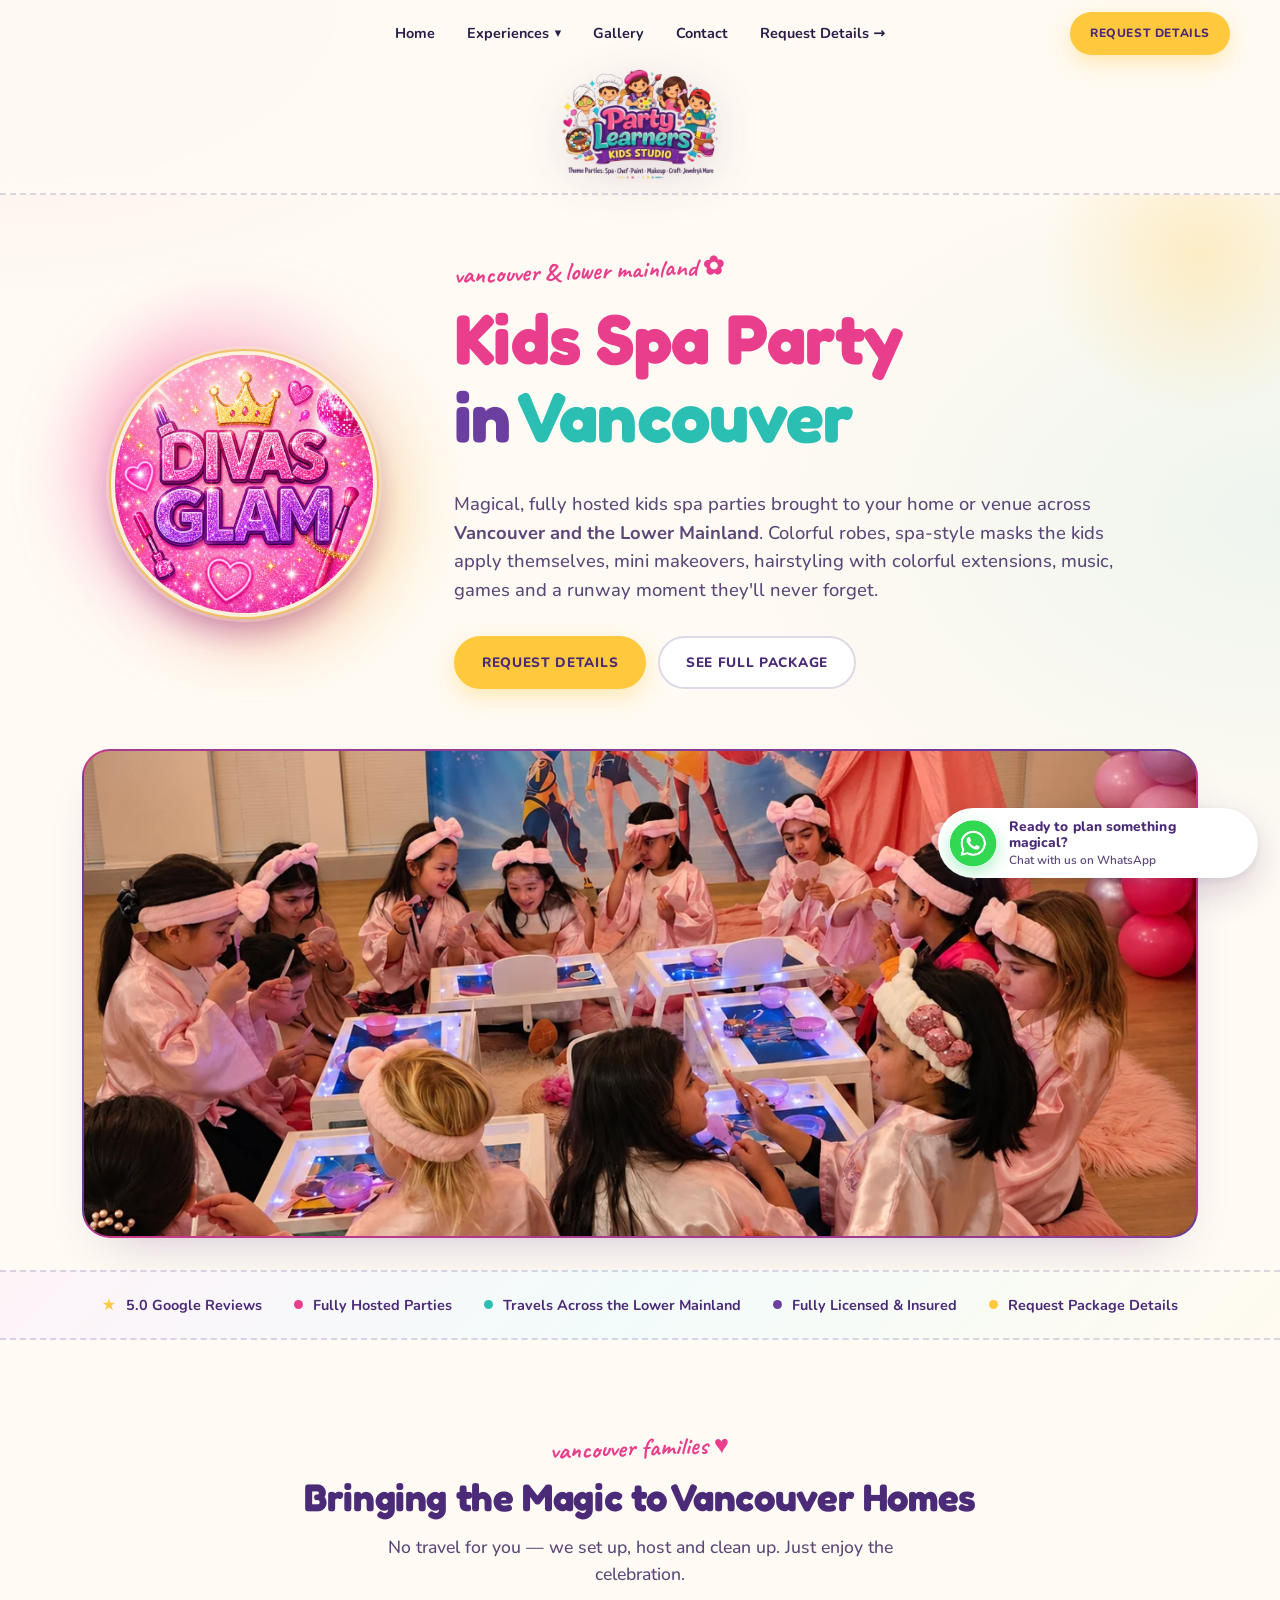
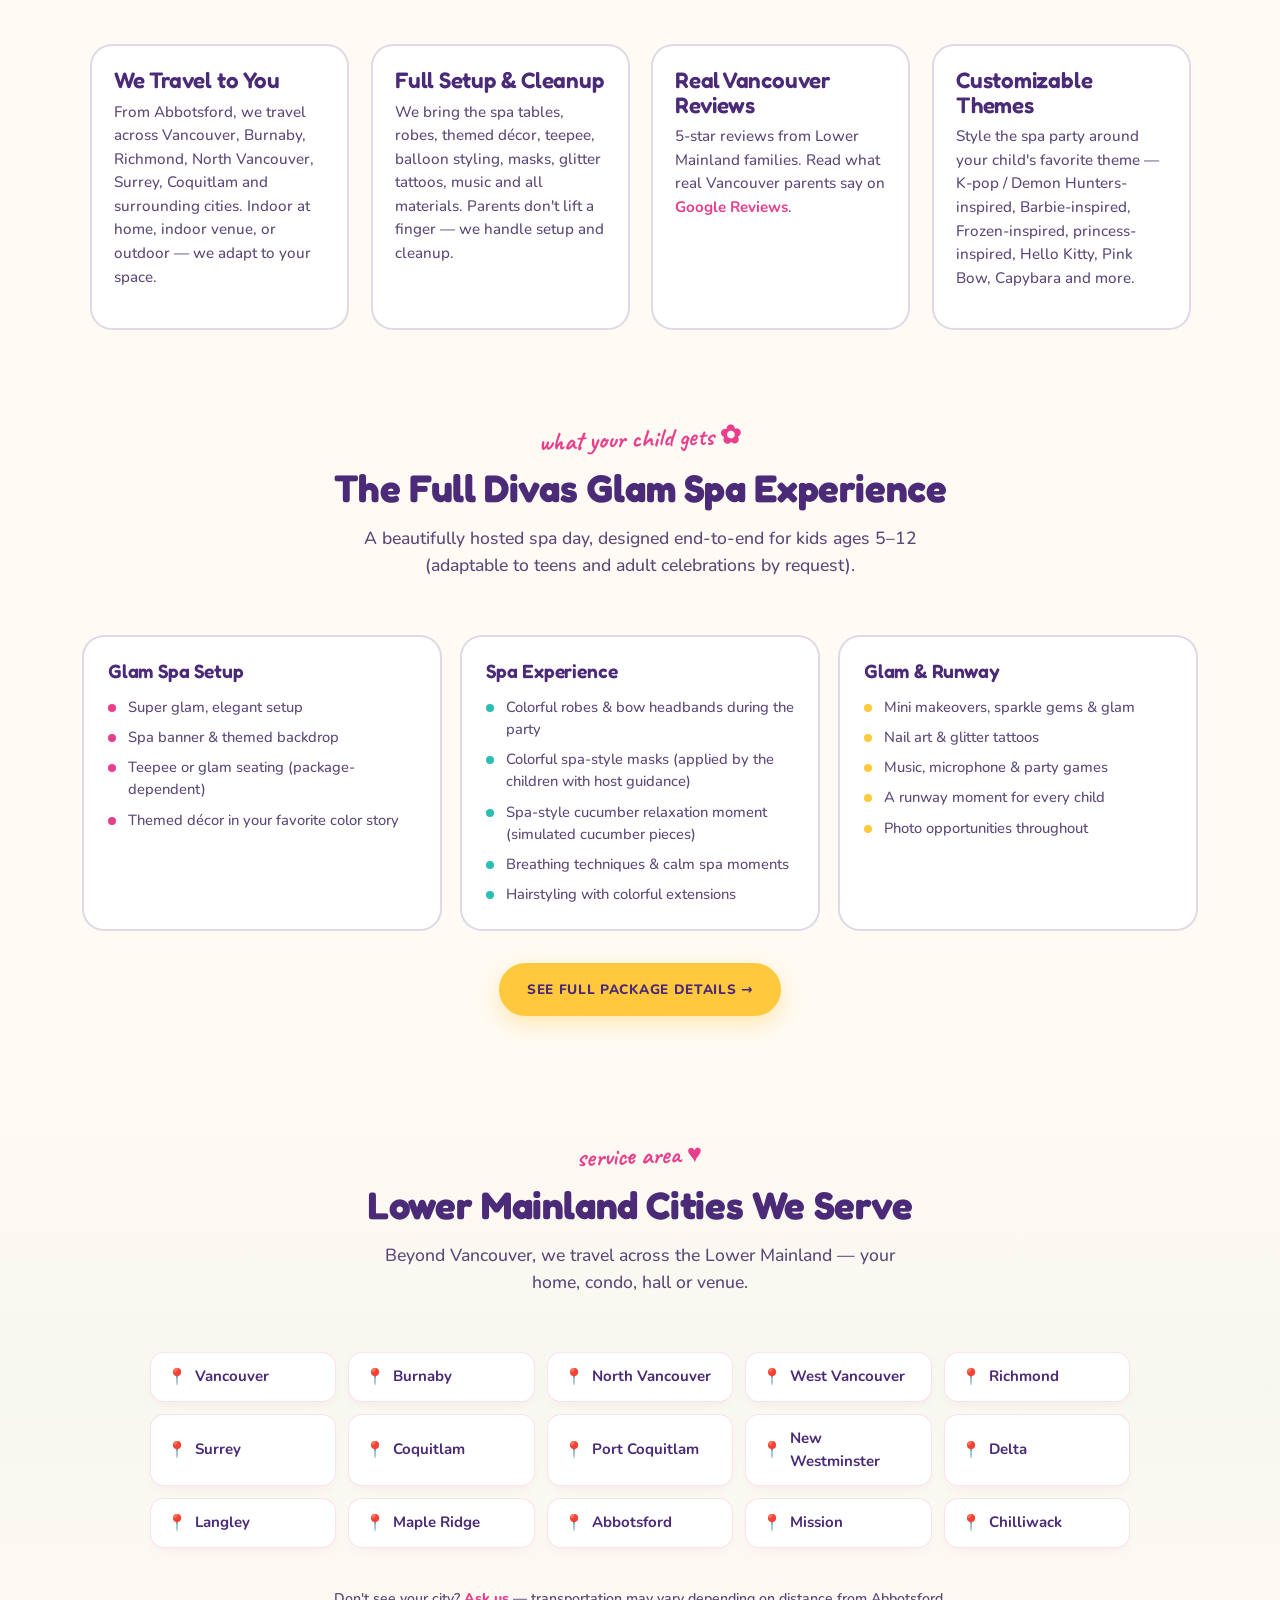
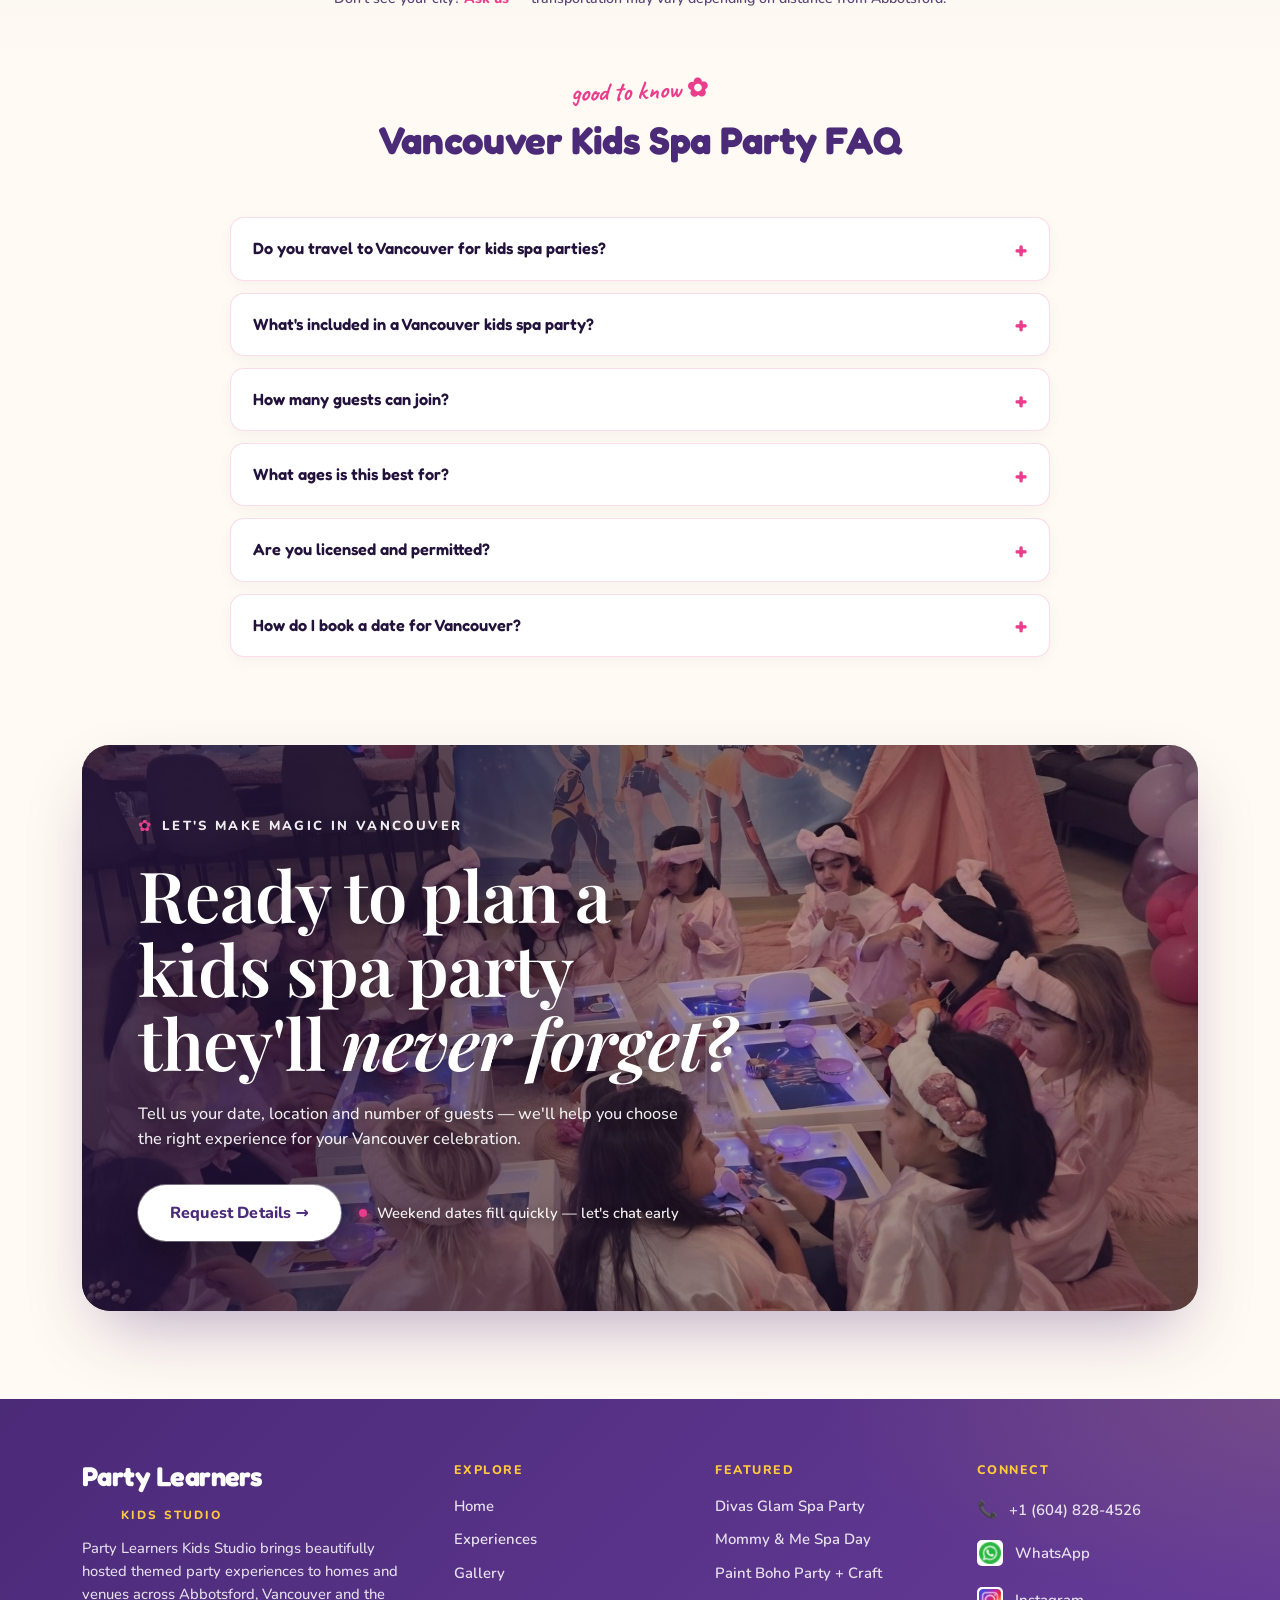
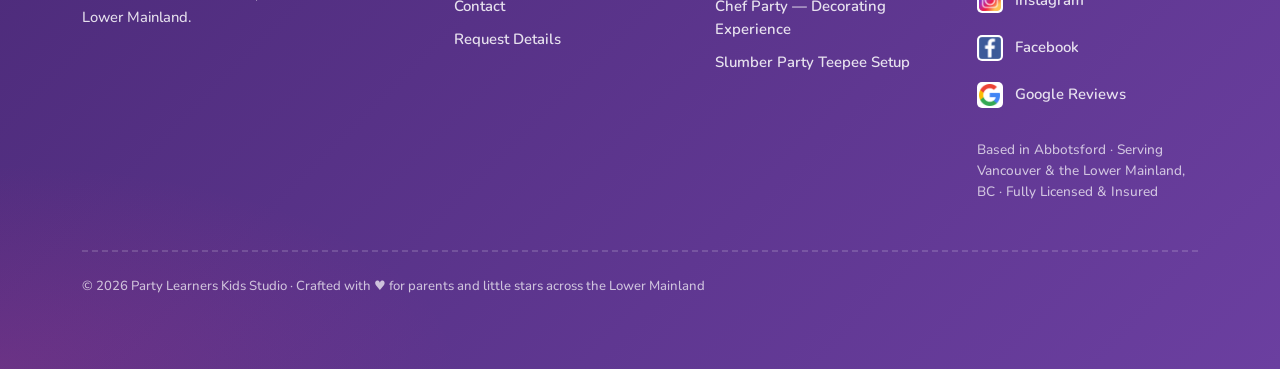
<file: kids-spa-party-vancouver.html>
<!DOCTYPE html>
<html lang="en">
<head>
  <meta charset="UTF-8" />
  <meta name="viewport" content="width=device-width, initial-scale=1.0" />
  <title>Kids Spa Party in Vancouver | Divas Glam Spa Party | Party Learners Kids Studio</title>
  <meta name="description" content="Magical kids spa parties in Vancouver and the Lower Mainland. Fully hosted Divas Glam Spa Party with colorful robes, kid-friendly spa-style masks, hairstyling with colorful extensions, music, games and a runway moment. Brought to your home or venue." />
  <meta name="keywords" content="kids spa party Vancouver, kids spa party Burnaby, kids spa party Lower Mainland, mobile kids spa party Vancouver BC, themed kids spa party Vancouver, birthday spa party Vancouver, girls spa party Vancouver" />

  <!-- Geo-targeting -->
  <meta name="geo.region" content="CA-BC" />
  <meta name="geo.placename" content="Vancouver, Lower Mainland, British Columbia" />
  <meta name="geo.position" content="49.2827;-123.1207" />
  <meta name="ICBM" content="49.2827, -123.1207" />

  <link rel="preconnect" href="https://fonts.googleapis.com" />
  <link rel="preconnect" href="https://fonts.gstatic.com" crossorigin />
  <link href="https://fonts.googleapis.com/css2?family=Fredoka:wght@400;500;600;700&family=Nunito:wght@500;600;700;800&family=Caveat:wght@700&family=Playfair+Display:ital,wght@1,500;1,600;1,700&display=swap" rel="stylesheet" />
  <link rel="preload" as="image" href="images/logo-banner.png" />
  <link rel="stylesheet" href="css/style.css?v=68" />
  <link rel="canonical" href="https://www.partylearners.ca/kids-spa-party-vancouver.html" />

  <meta property="og:type" content="website" />
  <meta property="og:title" content="Kids Spa Party in Vancouver | Party Learners Kids Studio" />
  <meta property="og:description" content="Magical kids spa parties in Vancouver and the Lower Mainland — fully hosted, beautifully styled, and brought to your home." />
  <meta property="og:image" content="https://www.partylearners.ca/images/og-party-learners-collage-v3.jpg" />
  <meta property="og:url" content="https://www.partylearners.ca/kids-spa-party-vancouver.html" />
  <meta property="og:site_name" content="Party Learners Kids Studio" />
  <meta name="twitter:card" content="summary_large_image" />
  <meta name="twitter:title" content="Kids Spa Party in Vancouver | Party Learners Kids Studio" />
  <meta name="twitter:description" content="Magical kids spa parties in Vancouver and the Lower Mainland — fully hosted, beautifully styled, and brought to your home." />
  <meta name="twitter:image" content="https://www.partylearners.ca/images/og-party-learners-collage-v3.jpg" />
  <link rel="icon" href="images/logo.jpeg" />

  <!-- Service schema — Vancouver-specific -->
  <script type="application/ld+json">
  {
    "@context": "https://schema.org",
    "@type": "Service",
    "name": "Kids Spa Party in Vancouver — Divas Glam Spa Party",
    "serviceType": "Kids spa party experience",
    "provider": {
      "@type": "LocalBusiness",
      "name": "Party Learners Kids Studio",
      "url": "https://www.partylearners.ca/",
      "telephone": "+1-604-828-4526"
    },
    "areaServed": [
      { "@type": "City", "name": "Vancouver" },
      { "@type": "City", "name": "Burnaby" },
      { "@type": "City", "name": "North Vancouver" },
      { "@type": "City", "name": "Richmond" },
      { "@type": "AdministrativeArea", "name": "Lower Mainland, British Columbia" }
    ],
    "url": "https://www.partylearners.ca/kids-spa-party-vancouver.html",
    "image": "https://www.partylearners.ca/images/divas-glam-kpop-demon-hunters.jpg",
    "description": "Hosted Divas Glam Spa Party for kids in Vancouver and the Lower Mainland. Colorful robes, kid-friendly spa-style masks, hairstyling with colorful extensions, mini makeovers, music, games and a runway moment — brought to your home or venue."
  }
  </script>

  <!-- FAQPage schema — Vancouver-specific -->
  <script type="application/ld+json">
  {
    "@context": "https://schema.org",
    "@type": "FAQPage",
    "mainEntity": [
      {
        "@type": "Question",
        "name": "Do you travel to Vancouver for kids spa parties?",
        "acceptedAnswer": { "@type": "Answer", "text": "Yes — we serve Vancouver and the surrounding Lower Mainland, including Burnaby, Surrey, Richmond, Coquitlam and North Vancouver. We bring the full setup to your home or venue. Transportation is not included and may vary depending on distance from Abbotsford." }
      },
      {
        "@type": "Question",
        "name": "What's included in a Vancouver kids spa party?",
        "acceptedAnswer": { "@type": "Answer", "text": "Colorful robes during the party, spa-style masks the children apply themselves with host guidance, cucumber relaxation moment, mini makeovers, hairstyling with colorful extensions, glitter tattoos, music, games and a runway moment. We provide setup, materials, decoration and a professional host." }
      },
      {
        "@type": "Question",
        "name": "How many guests can join a Vancouver spa party?",
        "acceptedAnswer": { "@type": "Answer", "text": "Most setups work beautifully for 6 to 20 guests. Larger groups may be available by request depending on the location, space and selected package." }
      },
      {
        "@type": "Question",
        "name": "Are you licensed?",
        "acceptedAnswer": { "@type": "Answer", "text": "Yes — Party Learners Kids Studio is fully licensed, permitted, and insured for hosted party experiences, for peace of mind." }
      }
    ]
  }
  </script>
</head>
<body>

<header class="site-header">
  <div class="container nav-wrap">
    <a href="index.html" class="brand"><img src="images/logo-banner.png" alt="Party Learners Kids Studio" class="brand-logo" width="800" height="537" decoding="async" fetchpriority="high" /></a>
    <nav>
      <ul class="nav-links" id="primary-menu">
        <li><a href="index.html">Home</a></li>
        <li class="has-submenu">
          <button type="button" class="submenu-toggle" aria-haspopup="true" aria-expanded="false" aria-controls="submenu-experiences">Experiences <span class="submenu-caret" aria-hidden="true">▾</span></button>
          <ul class="submenu" id="submenu-experiences" role="menu">
            <li role="none"><a role="menuitem" href="experiences.html">All Experiences (Compare)</a></li>
            <li role="none"><a role="menuitem" href="divas-glam-spa-party.html">Divas Glam Spa Party</a></li>
            <li role="none"><a role="menuitem" href="mommy-and-me-spa-day.html">Mommy &amp; Me Spa Day</a></li>
            <li role="none"><a role="menuitem" href="paint-boho-party.html">Paint Boho Party + Craft</a></li>
            <li role="none"><a role="menuitem" href="chef-party.html">Chef Party — Decorating Experience</a></li>
            <li role="none"><a role="menuitem" href="slumber-party-teepee-setup.html">Slumber Party Teepee Setup</a></li>
            <li role="none"><a role="menuitem" href="experiences.html#coming-soon">Science Party — Available by Request</a></li>
            <li role="none"><a role="menuitem" href="experiences.html#coming-soon">Craft &amp; Jewelry Party — Available by Request</a></li>
          </ul>
        </li>
        <li><a href="gallery.html">Gallery</a></li>
        <li><a href="contact.html">Contact</a></li>
        <li><a href="contact.html" class="menu-cta">Request Details →</a></li>
      </ul>
    </nav>
    <div class="nav-cta">
      <a href="contact.html" class="btn btn-primary btn-sm">Request Details</a>
      <button class="nav-toggle" aria-label="Toggle menu" aria-expanded="false" aria-controls="primary-menu"><span></span></button>
    </div>
  </div>
</header>

<section class="service-hero service-hero--glam">
  <div class="container">
    <div class="service-hero-grid">
      <div class="service-hero-medallion divas-glam-medallion-wrap">
        <div class="glam-medallion">
          <span class="glam-medallion__halo" aria-hidden="true"></span>
          <span class="glam-medallion__rotor" aria-hidden="true"></span>
          <span class="glam-medallion__inner">
            <img src="images/divas-glam-logo.jpg?v=1" alt="Divas Glam Spa Party — kids spa party experience" class="glam-medallion__img" width="340" height="340" />
            <span class="glam-medallion__shine" aria-hidden="true"></span>
          </span>
        </div>
      </div>

      <div class="service-hero-text">
        <span class="service-hero-eyebrow">vancouver &amp; lower mainland ✿</span>
        <h1>
          <span class="c-pink">Kids Spa Party</span><br />
          <span class="c-purple">in</span> <span class="c-teal">Vancouver</span>
        </h1>
        <p class="hero-lead service-hero-lead">Magical, fully hosted kids spa parties brought to your home or venue across <strong>Vancouver and the Lower Mainland</strong>. Colorful robes, spa-style masks the kids apply themselves, mini makeovers, hairstyling with colorful extensions, music, games and a runway moment they'll never forget.</p>
        <div class="hero-actions">
          <a href="contact.html" class="btn btn-primary">Request Details</a>
          <a href="divas-glam-spa-party.html" class="btn btn-secondary">See Full Package</a>
        </div>
      </div>
    </div>

    <div class="service-hero-image">
      <picture>
        <source type="image/webp" srcset="images/divas-glam-kpop-demon-hunters.webp" />
        <img src="images/divas-glam-kpop-demon-hunters.jpg" alt="Real Divas Glam Spa Party in the Lower Mainland — group of girls in pink robes and bow headbands seated around white spa tables with light-up trays" loading="eager" decoding="async" fetchpriority="high" width="1254" height="1254" />
      </picture>
    </div>
  </div>
</section>

<!-- TRUST STRIP -->
<div class="trust-strip" aria-label="What we offer">
  <div class="container">
    <div class="trust-strip-inner">
      <span class="trust-strip-item"><span class="dot stars" aria-hidden="true">★</span>5.0 Google Reviews</span>
      <span class="trust-strip-item"><span class="dot pink" aria-hidden="true"></span>Fully Hosted Parties</span>
      <span class="trust-strip-item"><span class="dot teal" aria-hidden="true"></span>Travels Across the Lower Mainland</span>
      <span class="trust-strip-item"><span class="dot purple" aria-hidden="true"></span>Fully Licensed &amp; Insured</span>
      <span class="trust-strip-item"><span class="dot yellow" aria-hidden="true"></span>Request Package Details</span>
    </div>
  </div>
</div>

<!-- BRINGING THE PARTY TO VANCOUVER -->
<section class="section">
  <div class="container">
    <div class="section-head">
      <span class="eyebrow">vancouver families ♥</span>
      <h2>Bringing the Magic to Vancouver Homes</h2>
      <p class="lead">No travel for you — we set up, host and clean up. Just enjoy the celebration.</p>
    </div>

    <div class="card-grid" style="grid-template-columns:repeat(auto-fit,minmax(240px,1fr));max-width:1100px;margin:0 auto">
      <article class="feature-card">
        <h3>We Travel to You</h3>
        <p>From Abbotsford, we travel across Vancouver, Burnaby, Richmond, North Vancouver, Surrey, Coquitlam and surrounding cities. Indoor at home, indoor venue, or outdoor — we adapt to your space.</p>
      </article>
      <article class="feature-card">
        <h3>Full Setup &amp; Cleanup</h3>
        <p>We bring the spa tables, robes, themed décor, teepee, balloon styling, masks, glitter tattoos, music and all materials. Parents don't lift a finger — we handle setup and cleanup.</p>
      </article>
      <article class="feature-card">
        <h3>Real Vancouver Reviews</h3>
        <p>5-star reviews from Lower Mainland families. Read what real Vancouver parents say on <a href="https://share.google/UC2ASsx1LRt7J7YGp" target="_blank" rel="noopener noreferrer" style="color:var(--pink);font-weight:700">Google Reviews</a>.</p>
      </article>
      <article class="feature-card">
        <h3>Customizable Themes</h3>
        <p>Style the spa party around your child's favorite theme — K-pop / Demon Hunters-inspired, Barbie-inspired, Frozen-inspired, princess-inspired, Hello Kitty, Pink Bow, Capybara and more.</p>
      </article>
    </div>
  </div>
</section>

<!-- WHAT'S INCLUDED — short version, deep link to full divas-glam page -->
<section class="section" style="padding-top:0">
  <div class="container">
    <div class="section-head">
      <span class="eyebrow">what your child gets ✿</span>
      <h2>The Full Divas Glam Spa Experience</h2>
      <p class="lead">A beautifully hosted spa day, designed end-to-end for kids ages 5–12 (adaptable to teens and adult celebrations by request).</p>
    </div>

    <div class="detail-grid">
      <div class="detail">
        <h3>Glam Spa Setup</h3>
        <ul>
          <li>Super glam, elegant setup</li>
          <li>Spa banner &amp; themed backdrop</li>
          <li>Teepee or glam seating (package-dependent)</li>
          <li>Themed décor in your favorite color story</li>
        </ul>
      </div>
      <div class="detail teal">
        <h3>Spa Experience</h3>
        <ul>
          <li>Colorful robes &amp; bow headbands during the party</li>
          <li>Colorful spa-style masks (applied by the children with host guidance)</li>
          <li>Spa-style cucumber relaxation moment (simulated cucumber pieces)</li>
          <li>Breathing techniques &amp; calm spa moments</li>
          <li>Hairstyling with colorful extensions</li>
        </ul>
      </div>
      <div class="detail yellow">
        <h3>Glam &amp; Runway</h3>
        <ul>
          <li>Mini makeovers, sparkle gems &amp; glam</li>
          <li>Nail art &amp; glitter tattoos</li>
          <li>Music, microphone &amp; party games</li>
          <li>A runway moment for every child</li>
          <li>Photo opportunities throughout</li>
        </ul>
      </div>
    </div>

    <div class="text-center" style="margin-top:32px">
      <a href="divas-glam-spa-party.html" class="btn btn-primary">See Full Package Details →</a>
    </div>
  </div>
</section>

<!-- LOWER MAINLAND CITIES SERVED -->
<section class="section cities-section" id="service-area" style="padding-top:32px;padding-bottom:48px">
  <div class="container">
    <div class="section-head">
      <span class="eyebrow">service area ♥</span>
      <h2>Lower Mainland Cities We Serve</h2>
      <p class="lead">Beyond Vancouver, we travel across the Lower Mainland — your home, condo, hall or venue.</p>
    </div>
    <ul class="cities-grid" aria-label="Cities served">
      <li><span class="city-pin" aria-hidden="true">📍</span>Vancouver</li>
      <li><span class="city-pin" aria-hidden="true">📍</span>Burnaby</li>
      <li><span class="city-pin" aria-hidden="true">📍</span>North Vancouver</li>
      <li><span class="city-pin" aria-hidden="true">📍</span>West Vancouver</li>
      <li><span class="city-pin" aria-hidden="true">📍</span>Richmond</li>
      <li><span class="city-pin" aria-hidden="true">📍</span>Surrey</li>
      <li><span class="city-pin" aria-hidden="true">📍</span>Coquitlam</li>
      <li><span class="city-pin" aria-hidden="true">📍</span>Port Coquitlam</li>
      <li><span class="city-pin" aria-hidden="true">📍</span>New Westminster</li>
      <li><span class="city-pin" aria-hidden="true">📍</span>Delta</li>
      <li><span class="city-pin" aria-hidden="true">📍</span>Langley</li>
      <li><span class="city-pin" aria-hidden="true">📍</span>Maple Ridge</li>
      <li><span class="city-pin" aria-hidden="true">📍</span>Abbotsford</li>
      <li><span class="city-pin" aria-hidden="true">📍</span>Mission</li>
      <li><span class="city-pin" aria-hidden="true">📍</span>Chilliwack</li>
    </ul>
    <p class="text-center muted mt-3" style="font-size:.88rem;max-width:620px;margin-left:auto;margin-right:auto;font-weight:600">Don't see your city? <a href="contact.html" style="color:var(--pink);font-weight:800">Ask us</a> — transportation may vary depending on distance from Abbotsford.</p>
  </div>
</section>

<!-- FAQ -->
<section class="section" style="padding-top:0">
  <div class="container">
    <div class="section-head">
      <span class="eyebrow">good to know ✿</span>
      <h2>Vancouver Kids Spa Party FAQ</h2>
    </div>
    <div class="faq" style="max-width:820px;margin:0 auto">
      <details class="faq-item">
        <summary>Do you travel to Vancouver for kids spa parties?</summary>
        <p>Yes — we serve Vancouver and the surrounding Lower Mainland, including Burnaby, Surrey, Richmond, Coquitlam and North Vancouver. We bring the full setup to your home or venue. Transportation is not included and may vary depending on distance from Abbotsford.</p>
      </details>
      <details class="faq-item">
        <summary>What's included in a Vancouver kids spa party?</summary>
        <p>Colorful robes during the party, spa-style masks the children apply themselves with host guidance, cucumber relaxation moment, mini makeovers, hairstyling with colorful extensions, glitter tattoos, music, games and a runway moment. We provide setup, materials, decoration and a professional host.</p>
      </details>
      <details class="faq-item">
        <summary>How many guests can join?</summary>
        <p>Most setups work beautifully for 6 to 20 guests. Larger groups may be available by request depending on the location, space and selected package.</p>
      </details>
      <details class="faq-item">
        <summary>What ages is this best for?</summary>
        <p>Designed for ages 5–12. Activities can also be adapted to teens and adult celebrations by request. We'll help tailor the setup to your group.</p>
      </details>
      <details class="faq-item">
        <summary>Are you licensed and permitted?</summary>
        <p>Yes — Party Learners Kids Studio is fully licensed, permitted, and insured for hosted party experiences, for peace of mind.</p>
      </details>
      <details class="faq-item">
        <summary>How do I book a date for Vancouver?</summary>
        <p>Tell us your preferred date, location, party experience and number of guests using the <a href="contact.html" style="color:var(--pink);font-weight:700">Request Details</a> form. We'll reply within 24 hours with availability and package details. Weekend dates fill quickly — let's chat early.</p>
      </details>
    </div>
  </div>
</section>

<!-- FINAL CTA -->
<section class="section" style="padding-top:0">
  <div class="container">
    <div class="cta-photo-hero">
      <div class="cta-photo-hero__bg" aria-hidden="true">
        <picture>
          <source type="image/webp" srcset="images/divas-glam-girls-kpop-tables.jpg" />
          <img src="images/divas-glam-girls-kpop-tables.jpg" alt="" loading="lazy" decoding="async" />
        </picture>
      </div>
      <div class="cta-photo-hero__content">
        <span class="cta-photo-hero__eyebrow">Let's Make Magic in Vancouver</span>
        <h2 class="cta-photo-hero__headline">Ready to plan a kids spa party they'll <em>never forget?</em></h2>
        <p class="cta-photo-hero__lead">Tell us your date, location and number of guests — we'll help you choose the right experience for your Vancouver celebration.</p>
        <div class="cta-photo-hero__actions">
          <a href="contact.html" class="btn-cta-white">Request Details →</a>
          <p class="cta-photo-hero__note">Weekend dates fill quickly — let's chat early</p>
        </div>
      </div>
    </div>
  </div>
</section>

<footer class="site-footer">
  <div class="container">
    <div class="footer-grid">
      <div class="footer-brand">
        <a href="index.html" class="brand footer-wordmark" aria-label="Party Learners Kids Studio">
          <span class="wm-line1">Party Learners</span>
          <span class="wm-line2">Kids Studio</span>
        </a>
        <p>Party Learners Kids Studio brings beautifully hosted themed party experiences to homes and venues across Abbotsford, Vancouver and the Lower Mainland.</p>
      </div>
      <div>
        <h4>Explore</h4>
        <ul>
          <li><a href="index.html">Home</a></li>
          <li><a href="experiences.html">Experiences</a></li>
          <li><a href="gallery.html">Gallery</a></li>
          <li><a href="contact.html">Contact</a></li>
          <li><a href="contact.html">Request Details</a></li>
        </ul>
      </div>
      <div>
        <h4>Featured</h4>
                <ul>
          <li><a href="divas-glam-spa-party.html">Divas Glam Spa Party</a></li>
          <li><a href="mommy-and-me-spa-day.html">Mommy &amp; Me Spa Day</a></li>
          <li><a href="paint-boho-party.html">Paint Boho Party + Craft</a></li>
          <li><a href="chef-party.html">Chef Party — Decorating Experience</a></li>
          <li><a href="slumber-party-teepee-setup.html">Slumber Party Teepee Setup</a></li>
        </ul>
      </div>
      <div>
        <h4>Connect</h4>
        <ul class="footer-connect">
          <li><a href="tel:+16048284526" aria-label="Call +1 604 828 4526"><span class="fc-ico fc-ico--phone" aria-hidden="true">📞</span> +1 (604) 828-4526</a></li>
          <li><a href="https://wa.me/16048284526?text=Hi%21%20I%27d%20like%20to%20ask%20about%20booking%20a%20kids%20party%20with%20Party%20Learners%20Kids%20Studio." target="_blank" rel="noopener noreferrer" aria-label="WhatsApp"><img class="fc-logo" src="images/brand-whatsapp.png" alt="" width="22" height="22" loading="lazy" /> WhatsApp</a></li>
          <li><a href="https://www.instagram.com/partylearnersdivas/" target="_blank" rel="noopener noreferrer" aria-label="Instagram"><img class="fc-logo" src="images/brand-instagram.png" alt="" width="22" height="22" loading="lazy" /> Instagram</a></li>
          <li><a href="https://www.facebook.com/profile.php?id=61575817507492" target="_blank" rel="noopener noreferrer" aria-label="Facebook"><img class="fc-logo" src="images/brand-facebook.png" alt="" width="22" height="22" loading="lazy" /> Facebook</a></li>
          <li><a href="https://share.google/UC2ASsx1LRt7J7YGp" target="_blank" rel="noopener noreferrer" aria-label="Google Reviews"><img class="fc-logo" src="images/brand-google.png" alt="" width="22" height="22" loading="lazy" /> Google Reviews</a></li>
        </ul>
        <ul class="mt-2">
          <li style="color:rgba(255,255,255,.7);font-size:.85rem">Based in Abbotsford · Serving Vancouver &amp; the Lower Mainland, BC · Fully Licensed &amp; Insured</li>
        </ul>
      </div>
    </div>
    <div class="footer-bottom">
      <span>© 2026 Party Learners Kids Studio · Crafted with ♥ for parents and little stars across the Lower Mainland</span>
    </div>
  </div>
</footer>

<!-- ============== FLOATING WHATSAPP WIDGET ============== -->
<a class="whatsapp-float"
   href="https://wa.me/16048284526?text=Hi!%20I%27d%20like%20to%20ask%20about%20a%20kids%20spa%20party%20in%20Vancouver%20with%20Party%20Learners%20Kids%20Studio."
   target="_blank"
   rel="noopener noreferrer"
   aria-label="Chat with Party Learners on WhatsApp">
  <span class="whatsapp-float__icon" aria-hidden="true">
    <img src="images/whatsapp-icon.png" alt="" width="48" height="48" decoding="async" />
  </span>
  <span class="whatsapp-float__text">
    <strong>Ready to plan something magical?</strong>
    <small>Chat with us on WhatsApp</small>
  </span>
</a>

<script src="js/main.js?v=68"></script>
</body>
</html>
</file>
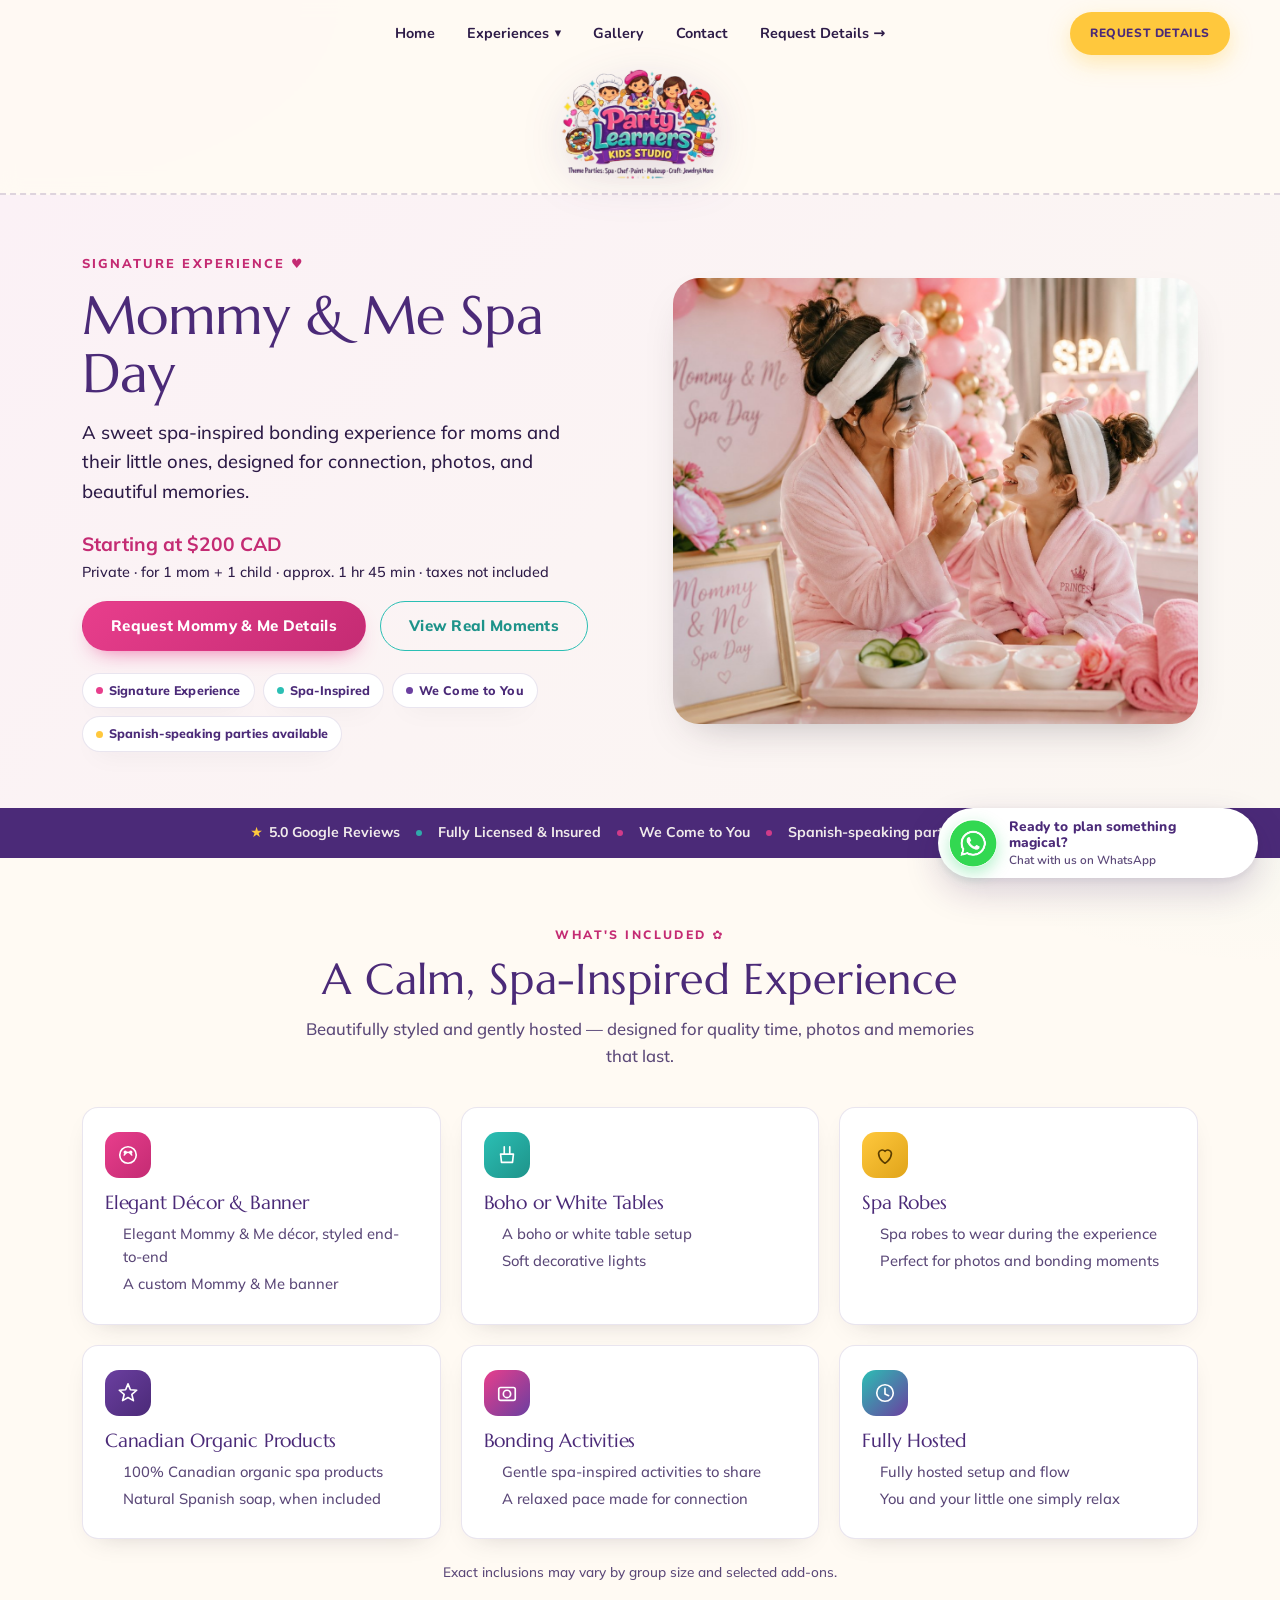
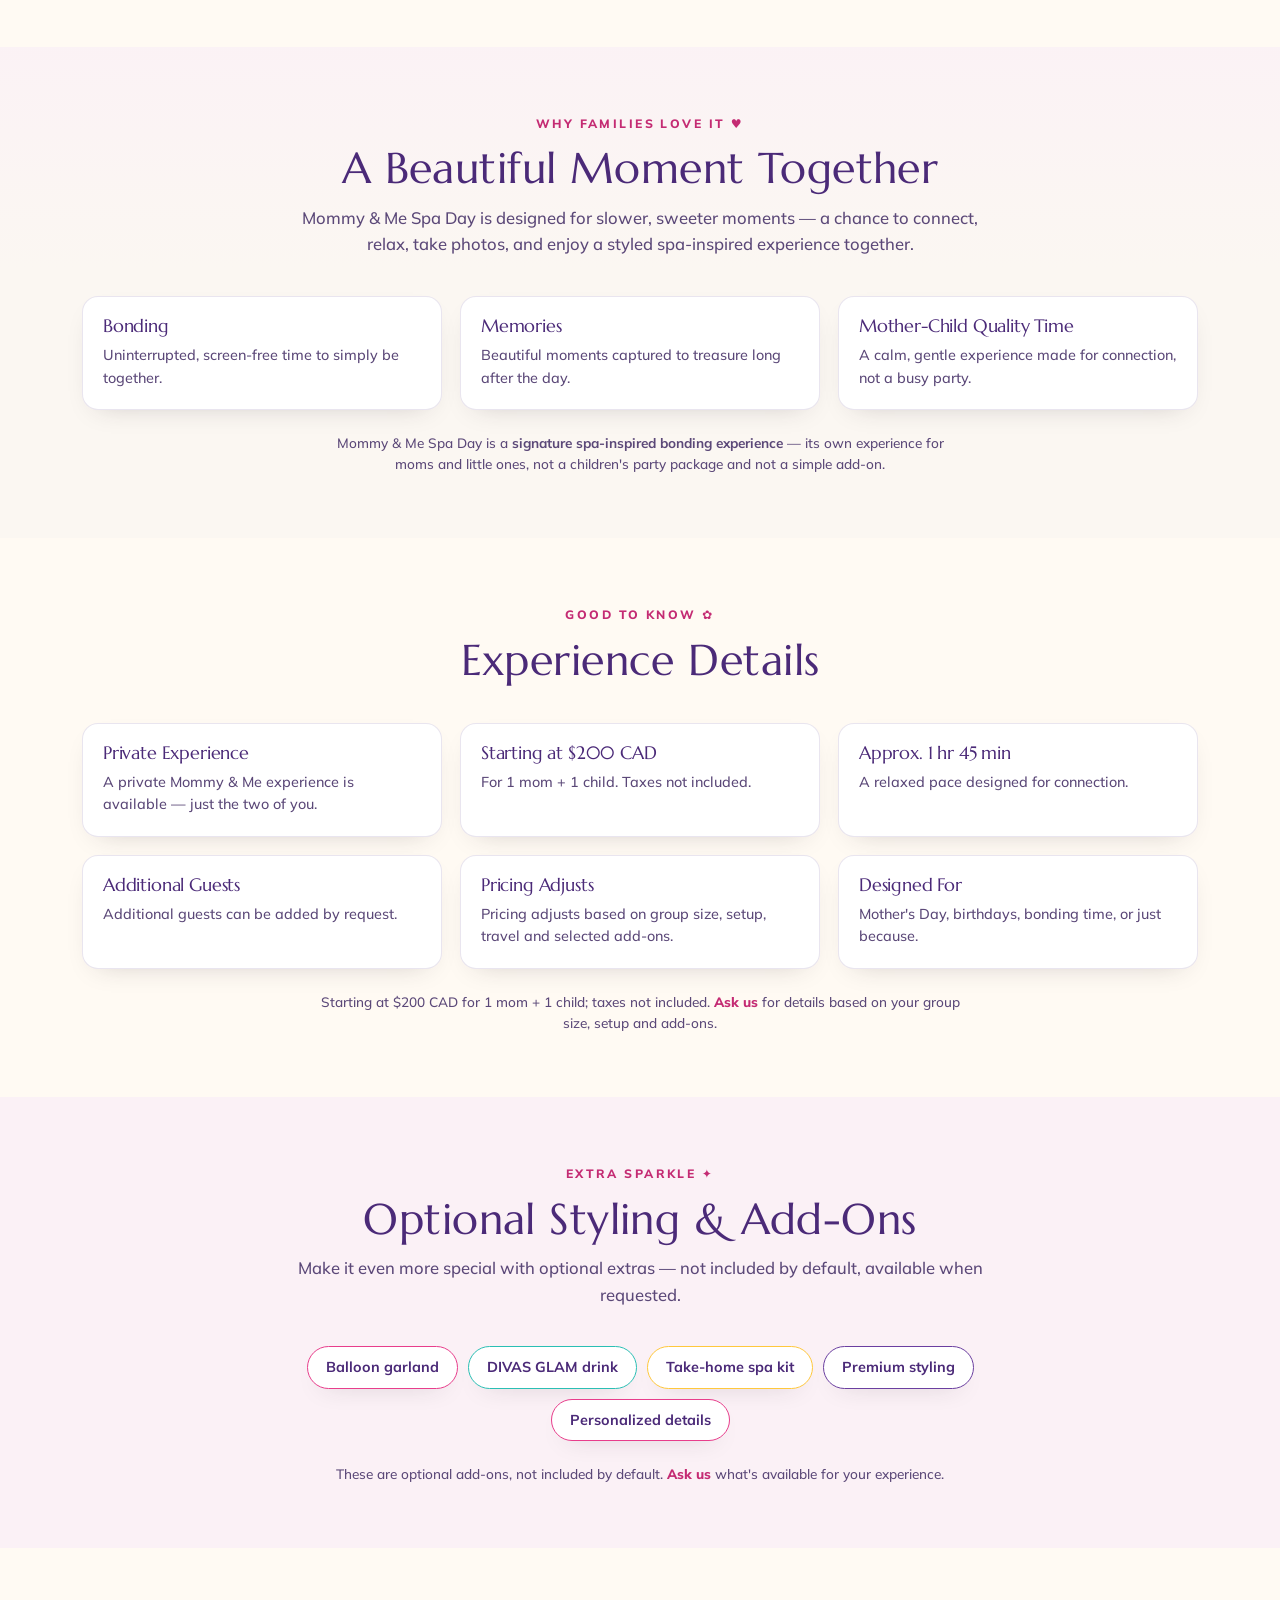
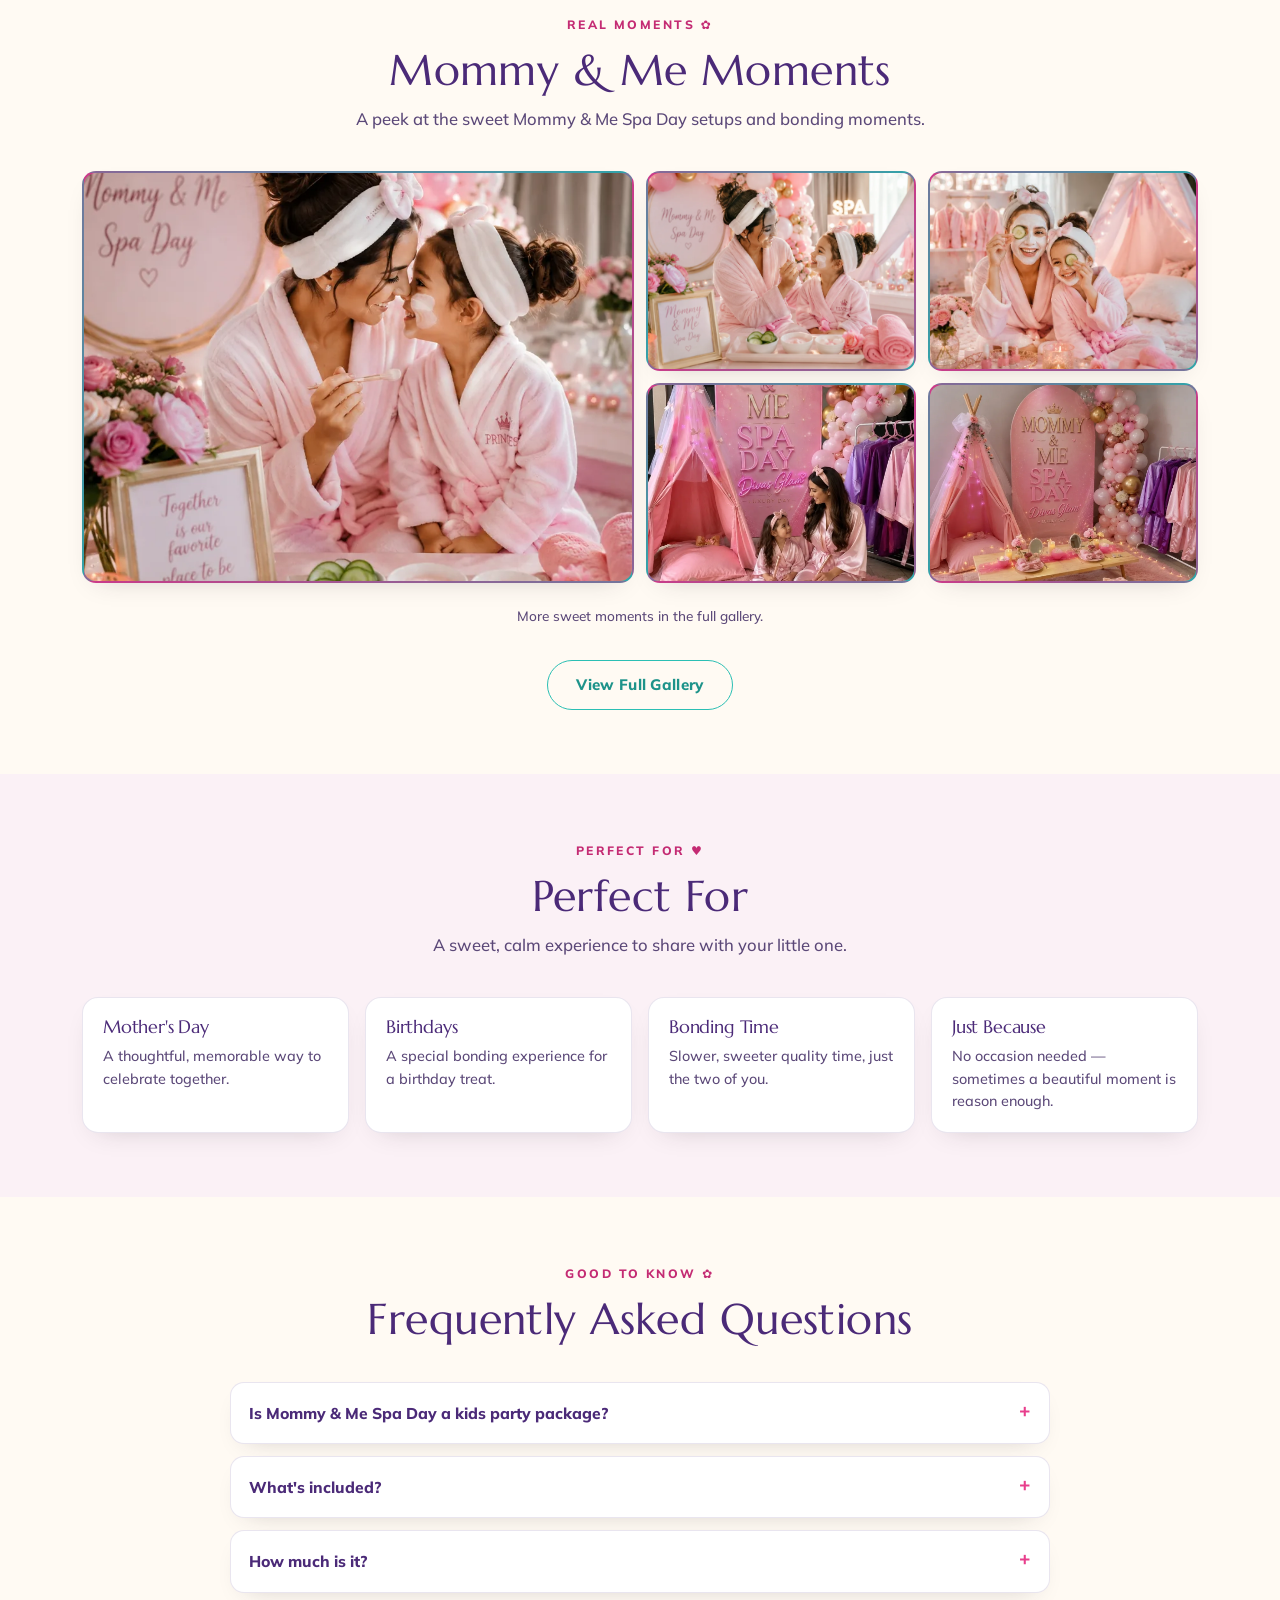
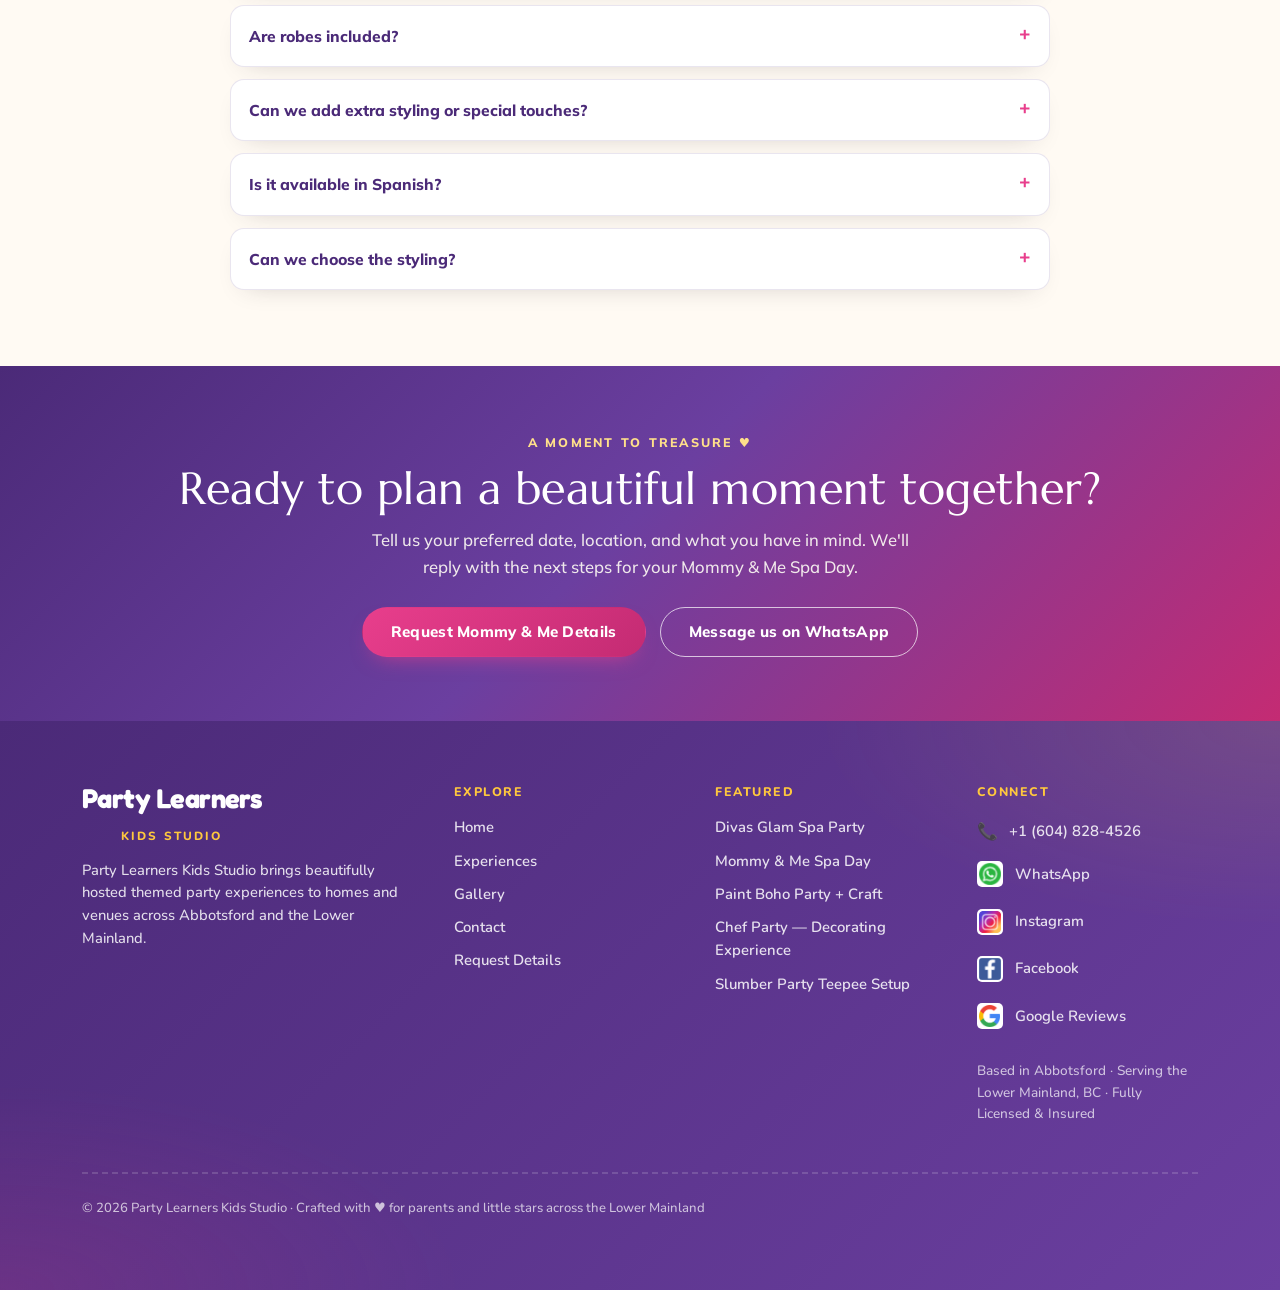
<file: mommy-and-me-spa-day.html>
<!DOCTYPE html>
<html lang="en">
<head>
  <meta charset="UTF-8" />
  <meta name="viewport" content="width=device-width, initial-scale=1.0" />
  <title>Mommy &amp; Me Spa Day | Signature Spa-Inspired Experience in the Lower Mainland</title>
  <meta name="description" content="A signature spa-inspired bonding experience for moms and their little ones — styled spa setup, gentle activities, quality time and photo-ready moments. Serving Abbotsford and the Lower Mainland, BC." />
  <link rel="preconnect" href="https://fonts.googleapis.com" />
  <link rel="preconnect" href="https://fonts.gstatic.com" crossorigin />
  <link href="https://fonts.googleapis.com/css2?family=Fredoka:wght@400;500;600;700&family=Nunito:wght@500;600;700;800&family=Caveat:wght@700&family=Playfair+Display:ital,wght@1,500;1,600;1,700&family=Marcellus&family=Cormorant+Garamond:wght@500;600;700&family=Mulish:wght@400;500;600;700;800&display=swap" rel="stylesheet" />
  <link rel="preload" as="image" href="images/logo-banner.png" />
  <link rel="preload" as="image" href="images/mommy-and-me-hero.jpg" />
  <link rel="stylesheet" href="css/style.css?v=68" />
  <link rel="stylesheet" href="css/service-v2.css?v=68" />
  <link rel="canonical" href="https://www.partylearners.ca/mommy-and-me-spa-day.html" />

  <meta property="og:type" content="website" />
  <meta property="og:title" content="Mommy & Me Spa Day | Signature Spa-Inspired Experience" />
  <meta property="og:description" content="A signature spa-inspired bonding experience for moms and their little ones — designed for connection, photos, and beautiful memories." />
  <meta property="og:image" content="https://www.partylearners.ca/images/og-party-learners-collage-v3.jpg" />
  <meta property="og:url" content="https://www.partylearners.ca/mommy-and-me-spa-day.html" />
  <meta property="og:site_name" content="Party Learners Kids Studio" />
  <meta name="twitter:card" content="summary_large_image" />
  <meta name="twitter:title" content="Mommy & Me Spa Day | Party Learners Kids Studio" />
  <meta name="twitter:description" content="A signature spa-inspired bonding experience for moms and their little ones — connection, photos and beautiful memories." />
  <meta name="twitter:image" content="https://www.partylearners.ca/images/og-party-learners-collage-v3.jpg" />
  <link rel="icon" href="images/logo.jpeg" />

  <!-- Service schema -->
  <script type="application/ld+json">
  {
    "@context": "https://schema.org",
    "@type": "Service",
    "name": "Mommy & Me Spa Day",
    "serviceType": "Signature spa-inspired bonding experience",
    "provider": {
      "@type": "LocalBusiness",
      "name": "Party Learners Kids Studio",
      "url": "https://www.partylearners.ca/"
    },
    "areaServed": [
      { "@type": "City", "name": "Abbotsford" },
      { "@type": "AdministrativeArea", "name": "Lower Mainland, British Columbia" }
    ],
    "url": "https://www.partylearners.ca/mommy-and-me-spa-day.html",
    "image": "https://www.partylearners.ca/images/mommy-and-me-hero.jpg",
    "description": "A signature spa-inspired bonding experience for moms and their little ones, with a styled spa setup, gentle spa-inspired activities, quality time together and photo-ready moments. Its own signature experience for moms and little ones — not a children's party package and not a simple add-on."
  }
  </script>

  <!-- FAQPage schema -->
  <script type="application/ld+json">
  {
    "@context": "https://schema.org",
    "@type": "FAQPage",
    "mainEntity": [
      {
        "@type": "Question",
        "name": "Is Mommy & Me Spa Day a kids party package?",
        "acceptedAnswer": { "@type": "Answer", "text": "No. Mommy & Me Spa Day is a signature spa-inspired bonding experience designed for a mom and her little one — slower, sweeter and spa-inspired. It is its own experience — not a children's party package and not a simple add-on." }
      },
      {
        "@type": "Question",
        "name": "What's included?",
        "acceptedAnswer": { "@type": "Answer", "text": "Elegant Mommy & Me décor with a banner, a boho or white table setup with decorative lights, spa robes to wear during the experience, 100% Canadian organic spa products (natural Spanish soap when included), gentle spa-inspired bonding activities and a fully hosted setup. Starting at $200 CAD for 1 mom + 1 child; taxes not included. Exact inclusions may vary by group size and selected add-ons." }
      },
      {
        "@type": "Question",
        "name": "Are robes included?",
        "acceptedAnswer": { "@type": "Answer", "text": "Yes — spa robes to wear during the experience are included for participants." }
      },
      {
        "@type": "Question",
        "name": "Can we add extra styling or special touches?",
        "acceptedAnswer": { "@type": "Answer", "text": "Yes — optional add-ons such as a balloon garland, a DIVAS GLAM drink, a take-home spa kit, premium styling and personalized details can be requested when available." }
      },
      {
        "@type": "Question",
        "name": "Is it available in Spanish?",
        "acceptedAnswer": { "@type": "Answer", "text": "Yes — Spanish-speaking experiences are available. Fiestas disponibles en español." }
      },
      {
        "@type": "Question",
        "name": "Can we choose the styling?",
        "acceptedAnswer": { "@type": "Answer", "text": "Yes — the spa setup can be styled around your preferred colors and aesthetic for a calm, photo-ready experience." }
      }
    ]
  }
  </script>
</head>
<body class="svc-v2">
<!-- ============================================================
     PRICE ANCHOR PLACEHOLDER — DO NOT PUBLISH until Jenny confirms the numbers.
     (Currently commented out so nothing is visible on the live site.)
     When approved, add ONE of these as a <p> near the hero sub-text or package details:
       Option A:  Starting at $___
       Option B:  Packages from $___
       Option C:  Most parties range from $___ to $___ depending on setup, guest count, travel, and add-ons.
     ============================================================ -->

<header class="site-header">
  <div class="container nav-wrap">
    <a href="index.html" class="brand"><img src="images/logo-banner.png" alt="Party Learners Kids Studio" class="brand-logo" width="800" height="537" decoding="async" fetchpriority="high" /></a>
    <nav>
      <ul class="nav-links" id="primary-menu">
        <li><a href="index.html">Home</a></li>
        <li class="has-submenu">
          <button type="button" class="submenu-toggle" aria-haspopup="true" aria-expanded="false" aria-controls="submenu-experiences">Experiences <span class="submenu-caret" aria-hidden="true">▾</span></button>
          <ul class="submenu" id="submenu-experiences" role="menu">
            <li role="none"><a role="menuitem" href="experiences.html">All Experiences (Compare)</a></li>
            <li role="none"><a role="menuitem" href="divas-glam-spa-party.html">Divas Glam Spa Party</a></li>
            <li role="none"><a role="menuitem" href="mommy-and-me-spa-day.html">Mommy &amp; Me Spa Day</a></li>
            <li role="none"><a role="menuitem" href="paint-boho-party.html">Paint Boho Party + Craft</a></li>
            <li role="none"><a role="menuitem" href="chef-party.html">Chef Party — Decorating Experience</a></li>
            <li role="none"><a role="menuitem" href="slumber-party-teepee-setup.html">Slumber Party Teepee Setup</a></li>
            <li role="none"><a role="menuitem" href="experiences.html#coming-soon">Science Party — Available by Request</a></li>
            <li role="none"><a role="menuitem" href="experiences.html#coming-soon">Craft &amp; Jewelry Party — Available by Request</a></li>
          </ul>
        </li>
        <li><a href="gallery.html">Gallery</a></li>
        <li><a href="contact.html">Contact</a></li>
        <li><a href="contact.html" class="menu-cta">Request Details →</a></li>
      </ul>
    </nav>
    <div class="nav-cta">
      <a href="contact.html" class="btn btn-primary btn-sm">Request Details</a>
      <button class="nav-toggle" aria-label="Toggle menu" aria-expanded="false" aria-controls="primary-menu"><span></span></button>
    </div>
  </div>
</header>

<!-- ============== 1. SERVICE HERO ============== -->
<section class="sv-hero">
  <div class="container">
    <div class="sv-hero__grid">
      <div class="sv-hero__panel">
        <span class="sv-hero__eyebrow">signature experience ♥</span>
        <h1 class="sv-hero__title">Mommy &amp; Me Spa Day</h1>
        <p class="sv-hero__sub">A sweet spa-inspired bonding experience for moms and their little ones, designed for connection, photos, and beautiful memories.</p>
        <p style="margin:0 0 18px;color:var(--party-ink)"><strong style="color:var(--party-fuchsia);font-size:1.2rem">Starting at $200 CAD</strong><br /><span style="font-size:.9rem">Private · for 1 mom + 1 child · approx. 1 hr 45 min · taxes not included</span></p>
        <div class="sv-hero__actions">
          <a href="contact.html" class="pv-btn">Request Mommy &amp; Me Details</a>
          <a href="#real-moments" class="pv-btn pv-btn--ghost-plum">View Real Moments</a>
        </div>
        <div class="sv-hero__badges">
          <span class="sv-badge">Signature Experience</span>
          <span class="sv-badge">Spa-Inspired</span>
          <span class="sv-badge">We Come to You</span>
          <span class="sv-badge">Spanish-speaking parties available</span>
        </div>
      </div>
      <div class="sv-hero__media">
        <img src="images/mommy-and-me-hero.jpg" alt="A mom applying a gentle spa mask for her daughter at a Mommy &amp; Me Spa Day, with a 'Mommy &amp; Me Spa Day' backdrop" width="1536" height="1024" fetchpriority="high" decoding="async" />
      </div>
    </div>
  </div>
</section>

<!-- ============== 2. MINI TRUST STRIP ============== -->
<div class="sv-trust" aria-label="Why families choose Party Learners">
  <div class="container sv-trust__inner">
    <span class="sv-trust__item"><span class="star" aria-hidden="true">★</span> 5.0 Google Reviews</span>
    <span class="sv-trust__sep" aria-hidden="true"></span>
    <span class="sv-trust__item">Fully Licensed &amp; Insured</span>
    <span class="sv-trust__sep" aria-hidden="true"></span>
    <span class="sv-trust__item">We Come to You</span>
    <span class="sv-trust__sep" aria-hidden="true"></span>
    <span class="sv-trust__item">Spanish-speaking parties available</span>
  </div>
</div>

<!-- ============== 3. WHAT'S INCLUDED ============== -->
<section class="sv-section">
  <div class="container">
    <div class="sv-head">
      <span class="sv-eyebrow">what's included ✿</span>
      <h2 class="sv-h2">A Calm, Spa-Inspired Experience</h2>
      <p class="sv-lead">Beautifully styled and gently hosted — designed for quality time, photos and memories that last.</p>
    </div>
    <div class="sv-inc-grid">
      <div class="sv-inc">
        <span class="sv-inc__icon" aria-hidden="true"><svg viewBox="0 0 24 24" width="22" height="22" fill="none" stroke="currentColor" stroke-width="1.8" stroke-linecap="round" stroke-linejoin="round"><path d="M3 12c0-5 4-9 9-9s9 4 9 9-4 9-9 9-9-4-9-9z"/><path d="M8 12c1-2 3-3 4-3s3 1 4 3"/><circle cx="9" cy="9" r="1"/><circle cx="15" cy="9" r="1"/></svg></span>
        <h3>Elegant Décor &amp; Banner</h3>
        <ul>
          <li>Elegant Mommy &amp; Me décor, styled end-to-end</li>
          <li>A custom Mommy &amp; Me banner</li>
        </ul>
      </div>
      <div class="sv-inc">
        <span class="sv-inc__icon" aria-hidden="true"><svg viewBox="0 0 24 24" width="22" height="22" fill="none" stroke="currentColor" stroke-width="1.8" stroke-linecap="round" stroke-linejoin="round"><path d="M9 3v8m6-8v8M5 11h14l-1 9H6l-1-9z"/></svg></span>
        <h3>Boho or White Tables</h3>
        <ul>
          <li>A boho or white table setup</li>
          <li>Soft decorative lights</li>
        </ul>
      </div>
      <div class="sv-inc">
        <span class="sv-inc__icon" aria-hidden="true"><svg viewBox="0 0 24 24" width="22" height="22" fill="none" stroke="currentColor" stroke-width="1.8" stroke-linecap="round" stroke-linejoin="round"><path d="M12 21s-7-4-7-11a4 4 0 0 1 7-2 4 4 0 0 1 7 2c0 7-7 11-7 11z"/></svg></span>
        <h3>Spa Robes</h3>
        <ul>
          <li>Spa robes to wear during the experience</li>
          <li>Perfect for photos and bonding moments</li>
        </ul>
      </div>
      <div class="sv-inc">
        <span class="sv-inc__icon" aria-hidden="true"><svg viewBox="0 0 24 24" width="22" height="22" fill="none" stroke="currentColor" stroke-width="1.8" stroke-linecap="round" stroke-linejoin="round"><path d="M12 2l2.6 6.4 6.9.6-5.3 4.6 1.7 6.7L12 16.9 6.1 20.3l1.7-6.7-5.3-4.6 6.9-.6L12 2z"/></svg></span>
        <h3>Canadian Organic Products</h3>
        <ul>
          <li>100% Canadian organic spa products</li>
          <li>Natural Spanish soap, when included</li>
        </ul>
      </div>
      <div class="sv-inc">
        <span class="sv-inc__icon" aria-hidden="true"><svg viewBox="0 0 24 24" width="22" height="22" fill="none" stroke="currentColor" stroke-width="1.8" stroke-linecap="round" stroke-linejoin="round"><rect x="3" y="6" width="18" height="14" rx="2"/><circle cx="12" cy="13" r="4"/></svg></span>
        <h3>Bonding Activities</h3>
        <ul>
          <li>Gentle spa-inspired activities to share</li>
          <li>A relaxed pace made for connection</li>
        </ul>
      </div>
      <div class="sv-inc">
        <span class="sv-inc__icon" aria-hidden="true"><svg viewBox="0 0 24 24" width="22" height="22" fill="none" stroke="currentColor" stroke-width="1.8" stroke-linecap="round" stroke-linejoin="round"><circle cx="12" cy="12" r="9"/><path d="M12 7v6l4 2"/></svg></span>
        <h3>Fully Hosted</h3>
        <ul>
          <li>Fully hosted setup and flow</li>
          <li>You and your little one simply relax</li>
        </ul>
      </div>
    </div>
    <p class="sv-note">Exact inclusions may vary by group size and selected add-ons.</p>
  </div>
</section>

<!-- ============== 4. WHY FAMILIES LOVE IT ============== -->
<section class="sv-section sv-section--cream">
  <div class="container">
    <div class="sv-head">
      <span class="sv-eyebrow">why families love it ♥</span>
      <h2 class="sv-h2">A Beautiful Moment Together</h2>
      <p class="sv-lead">Mommy &amp; Me Spa Day is designed for slower, sweeter moments — a chance to connect, relax, take photos, and enjoy a styled spa-inspired experience together.</p>
    </div>
    <div class="sv-spec-grid">
      <div class="sv-spec"><h3>Bonding</h3><p>Uninterrupted, screen-free time to simply be together.</p></div>
      <div class="sv-spec"><h3>Memories</h3><p>Beautiful moments captured to treasure long after the day.</p></div>
      <div class="sv-spec"><h3>Mother-Child Quality Time</h3><p>A calm, gentle experience made for connection, not a busy party.</p></div>
    </div>
    <p class="sv-note">Mommy &amp; Me Spa Day is a <strong>signature spa-inspired bonding experience</strong> — its own experience for moms and little ones, not a children's party package and not a simple add-on.</p>
  </div>
</section>

<!-- ============== 5. EXPERIENCE DETAILS ============== -->
<section class="sv-section">
  <div class="container">
    <div class="sv-head">
      <span class="sv-eyebrow">good to know ✿</span>
      <h2 class="sv-h2">Experience Details</h2>
    </div>
    <div class="sv-spec-grid">
      <div class="sv-spec"><h3>Private Experience</h3><p>A private Mommy &amp; Me experience is available — just the two of you.</p></div>
      <div class="sv-spec"><h3>Starting at $200 CAD</h3><p>For 1 mom + 1 child. Taxes not included.</p></div>
      <div class="sv-spec"><h3>Approx. 1 hr 45 min</h3><p>A relaxed pace designed for connection.</p></div>
      <div class="sv-spec"><h3>Additional Guests</h3><p>Additional guests can be added by request.</p></div>
      <div class="sv-spec"><h3>Pricing Adjusts</h3><p>Pricing adjusts based on group size, setup, travel and selected add-ons.</p></div>
      <div class="sv-spec"><h3>Designed For</h3><p>Mother's Day, birthdays, bonding time, or just because.</p></div>
    </div>
    <p class="sv-note">Starting at $200 CAD for 1 mom + 1 child; taxes not included. <a href="contact.html" style="color:var(--party-fuchsia);font-weight:800;text-decoration:none">Ask us</a> for details based on your group size, setup and add-ons.</p>
  </div>
</section>

<!-- ============== 6. OPTIONAL STYLING / ADD-ONS ============== -->
<section class="sv-section sv-section--soft">
  <div class="container">
    <div class="sv-head">
      <span class="sv-eyebrow">extra sparkle ✦</span>
      <h2 class="sv-h2">Optional Styling &amp; Add-Ons</h2>
      <p class="sv-lead">Make it even more special with optional extras — not included by default, available when requested.</p>
    </div>
    <div class="sv-chips">
      <span class="sv-chip">Balloon garland</span>
      <span class="sv-chip">DIVAS GLAM drink</span>
      <span class="sv-chip">Take-home spa kit</span>
      <span class="sv-chip">Premium styling</span>
      <span class="sv-chip">Personalized details</span>
    </div>
    <p class="sv-note">These are optional add-ons, not included by default. <a href="contact.html" style="color:var(--party-fuchsia);font-weight:800;text-decoration:none">Ask us</a> what's available for your experience.</p>
  </div>
</section>

<!-- ============== 7. REAL MOMENTS GALLERY ============== -->
<section class="sv-section" id="real-moments">
  <div class="container">
    <div class="sv-head">
      <span class="sv-eyebrow">real moments ✿</span>
      <h2 class="sv-h2">Mommy &amp; Me Moments</h2>
      <p class="sv-lead">A peek at the sweet Mommy &amp; Me Spa Day setups and bonding moments.</p>
    </div>
    <div class="sv-gallery gallery-editorial">
      <div class="gallery-item feature">
        <picture>
          <source type="image/webp" srcset="images/mommy-and-me-together.webp" />
          <img src="images/mommy-and-me-together.jpg" alt="A mom and her little one touching noses in matching pink robes at a Mommy &amp; Me Spa Day setup" loading="lazy" decoding="async" width="859" height="1004" />
        </picture>
      </div>
      <div class="gallery-item">
        <picture>
          <source type="image/webp" srcset="images/mommy-and-me-hero.webp" />
          <img src="images/mommy-and-me-hero.jpg" alt="A mom applying a gentle spa mask for her daughter at a Mommy &amp; Me Spa Day" loading="lazy" decoding="async" width="1536" height="1024" />
        </picture>
      </div>
      <div class="gallery-item">
        <picture>
          <source type="image/webp" srcset="images/mommy-and-me-cucumber.webp" />
          <img src="images/mommy-and-me-cucumber.jpg" alt="A mom and daughter smiling with face masks and cucumber slices at a Mommy &amp; Me Spa Day" loading="lazy" decoding="async" width="637" height="491" />
        </picture>
      </div>
      <div class="gallery-item">
        <picture>
          <source type="image/webp" srcset="images/mommy-and-me-arch.webp" />
          <img src="images/mommy-and-me-arch.jpg" alt="A mom and her daughter in pink robes in front of a Mommy &amp; Me Spa Day backdrop with a teepee and balloon garland" loading="lazy" decoding="async" width="1050" height="1287" />
        </picture>
      </div>
      <div class="gallery-item">
        <picture>
          <source type="image/webp" srcset="images/mommy-and-me-setup.webp" />
          <img src="images/mommy-and-me-setup.jpg" alt="A Mommy &amp; Me Spa Day setup with a teepee, balloon garland, styled table and a Divas Glam backdrop" loading="lazy" decoding="async" width="1006" height="739" />
        </picture>
      </div>
    </div>
    <p class="sv-note">More sweet moments in the full gallery.</p>
    <div class="sv-center">
      <a href="gallery.html" class="pv-btn pv-btn--ghost-plum">View Full Gallery</a>
    </div>
  </div>
</section>

<!-- ============== 8. PERFECT FOR ============== -->
<section class="sv-section sv-section--soft">
  <div class="container">
    <div class="sv-head">
      <span class="sv-eyebrow">perfect for ♥</span>
      <h2 class="sv-h2">Perfect For</h2>
      <p class="sv-lead">A sweet, calm experience to share with your little one.</p>
    </div>
    <div class="sv-perfect">
      <div class="sv-spec"><h3>Mother's Day</h3><p>A thoughtful, memorable way to celebrate together.</p></div>
      <div class="sv-spec"><h3>Birthdays</h3><p>A special bonding experience for a birthday treat.</p></div>
      <div class="sv-spec"><h3>Bonding Time</h3><p>Slower, sweeter quality time, just the two of you.</p></div>
      <div class="sv-spec"><h3>Just Because</h3><p>No occasion needed — sometimes a beautiful moment is reason enough.</p></div>
    </div>
  </div>
</section>

<!-- ============== 9. FAQ ============== -->
<section class="sv-section">
  <div class="container">
    <div class="sv-head">
      <span class="sv-eyebrow">good to know ✿</span>
      <h2 class="sv-h2">Frequently Asked Questions</h2>
    </div>
    <div class="sv-faq">
      <details>
        <summary>Is Mommy &amp; Me Spa Day a kids party package?</summary>
        <p>No. Mommy &amp; Me Spa Day is a <strong>signature spa-inspired bonding experience</strong> designed for a mom and her little one — slower, sweeter and spa-inspired. It is its own experience — not a children's party package and not a simple add-on.</p>
      </details>
      <details>
        <summary>What's included?</summary>
        <p>Elegant Mommy &amp; Me décor with a banner, a boho or white table setup with decorative lights, spa robes to wear during the experience, 100% Canadian organic spa products (natural Spanish soap when included), gentle spa-inspired bonding activities and a fully hosted setup. <strong>Starting at $200 CAD</strong> for 1 mom + 1 child; taxes not included. Exact inclusions may vary by group size and selected add-ons.</p>
      </details>
      <details>
        <summary>How much is it?</summary>
        <p>Starting at $200 CAD for a private experience with 1 mom + 1 child (taxes not included), approx. 1 hour 45 minutes. Additional guests can be added and pricing adjusts based on group size, setup, travel and selected add-ons.</p>
      </details>
      <details>
        <summary>Are robes included?</summary>
        <p>Yes — spa robes to wear during the experience are included for participants.</p>
      </details>
      <details>
        <summary>Can we add extra styling or special touches?</summary>
        <p>Yes — optional add-ons such as a balloon garland, a DIVAS GLAM drink, a take-home spa kit, premium styling and personalized details can be requested when available.</p>
      </details>
      <details>
        <summary>Is it available in Spanish?</summary>
        <p>Yes — Spanish-speaking experiences are available. Fiestas disponibles en español.</p>
      </details>
      <details>
        <summary>Can we choose the styling?</summary>
        <p>Yes — the spa setup can be styled around your preferred colors and aesthetic for a calm, photo-ready experience.</p>
      </details>
    </div>
  </div>
</section>

<!-- ============== 10. FINAL CTA ============== -->
<section class="sv-final">
  <div class="container">
    <span class="sv-final__eyebrow">a moment to treasure ♥</span>
    <h2 class="sv-final__title">Ready to plan a beautiful moment together?</h2>
    <p class="sv-final__lead">Tell us your preferred date, location, and what you have in mind. We'll reply with the next steps for your Mommy &amp; Me Spa Day.</p>
    <div class="sv-final__actions">
      <a href="contact.html" class="pv-btn">Request Mommy &amp; Me Details</a>
      <a href="https://wa.me/16048284526?text=Hi!%20I%27d%20like%20to%20ask%20about%20a%20Mommy%20%26%20Me%20Spa%20Day%20with%20Party%20Learners%20Kids%20Studio." target="_blank" rel="noopener noreferrer" class="pv-btn pv-btn--ghost">Message us on WhatsApp</a>
    </div>
  </div>
</section>

<footer class="site-footer">
  <div class="container">
    <div class="footer-grid">
      <div class="footer-brand">
        <a href="index.html" class="brand footer-wordmark" aria-label="Party Learners Kids Studio">
          <span class="wm-line1">Party Learners</span>
          <span class="wm-line2">Kids Studio</span>
        </a>
        <p>Party Learners Kids Studio brings beautifully hosted themed party experiences to homes and venues across Abbotsford and the Lower Mainland.</p>
      </div>
      <div>
        <h4>Explore</h4>
        <ul>
          <li><a href="index.html">Home</a></li>
          <li><a href="experiences.html">Experiences</a></li>
          <li><a href="gallery.html">Gallery</a></li>
          <li><a href="contact.html">Contact</a></li>
          <li><a href="contact.html">Request Details</a></li>
        </ul>
      </div>
      <div>
        <h4>Featured</h4>
                <ul>
          <li><a href="divas-glam-spa-party.html">Divas Glam Spa Party</a></li>
          <li><a href="mommy-and-me-spa-day.html">Mommy &amp; Me Spa Day</a></li>
          <li><a href="paint-boho-party.html">Paint Boho Party + Craft</a></li>
          <li><a href="chef-party.html">Chef Party — Decorating Experience</a></li>
          <li><a href="slumber-party-teepee-setup.html">Slumber Party Teepee Setup</a></li>
        </ul>
      </div>
      <div>
        <h4>Connect</h4>
        <ul class="footer-connect">
          <li><a href="tel:+16048284526" aria-label="Call +1 604 828 4526"><span class="fc-ico fc-ico--phone" aria-hidden="true">📞</span> +1 (604) 828-4526</a></li>
          <li><a href="https://wa.me/16048284526?text=Hi%21%20I%27d%20like%20to%20ask%20about%20booking%20a%20kids%20party%20with%20Party%20Learners%20Kids%20Studio." target="_blank" rel="noopener noreferrer" aria-label="WhatsApp"><img class="fc-logo" src="images/brand-whatsapp.png" alt="" width="22" height="22" loading="lazy" /> WhatsApp</a></li>
          <li><a href="https://www.instagram.com/partylearnersdivas/" target="_blank" rel="noopener noreferrer" aria-label="Instagram"><img class="fc-logo" src="images/brand-instagram.png" alt="" width="22" height="22" loading="lazy" /> Instagram</a></li>
          <li><a href="https://www.facebook.com/profile.php?id=61575817507492" target="_blank" rel="noopener noreferrer" aria-label="Facebook"><img class="fc-logo" src="images/brand-facebook.png" alt="" width="22" height="22" loading="lazy" /> Facebook</a></li>
          <li><a href="https://share.google/UC2ASsx1LRt7J7YGp" target="_blank" rel="noopener noreferrer" aria-label="Google Reviews"><img class="fc-logo" src="images/brand-google.png" alt="" width="22" height="22" loading="lazy" /> Google Reviews</a></li>
        </ul>
        <ul class="mt-2">
          <li style="color:rgba(255,255,255,.7);font-size:.85rem">Based in Abbotsford · Serving the Lower Mainland, BC · Fully Licensed &amp; Insured</li>
        </ul>
      </div>
    </div>
    <div class="footer-bottom">
      <span>© 2026 Party Learners Kids Studio · Crafted with ♥ for parents and little stars across the Lower Mainland</span>
    </div>
  </div>
</footer>

<!-- ============== FLOATING WHATSAPP WIDGET ============== -->
<a class="whatsapp-float"
   href="https://wa.me/16048284526?text=Hi!%20I%27d%20like%20to%20ask%20about%20booking%20a%20kids%20party%20with%20Party%20Learners%20Kids%20Studio."
   target="_blank"
   rel="noopener noreferrer"
   aria-label="Chat with Party Learners on WhatsApp">
  <span class="whatsapp-float__icon" aria-hidden="true">
    <img src="images/whatsapp-icon.png" alt="" width="48" height="48" decoding="async" />
  </span>
  <span class="whatsapp-float__text">
    <strong>Ready to plan something magical?</strong>
    <small>Chat with us on WhatsApp</small>
  </span>
</a>

<script src="js/main.js?v=68"></script>
</body>
</html>
</file>
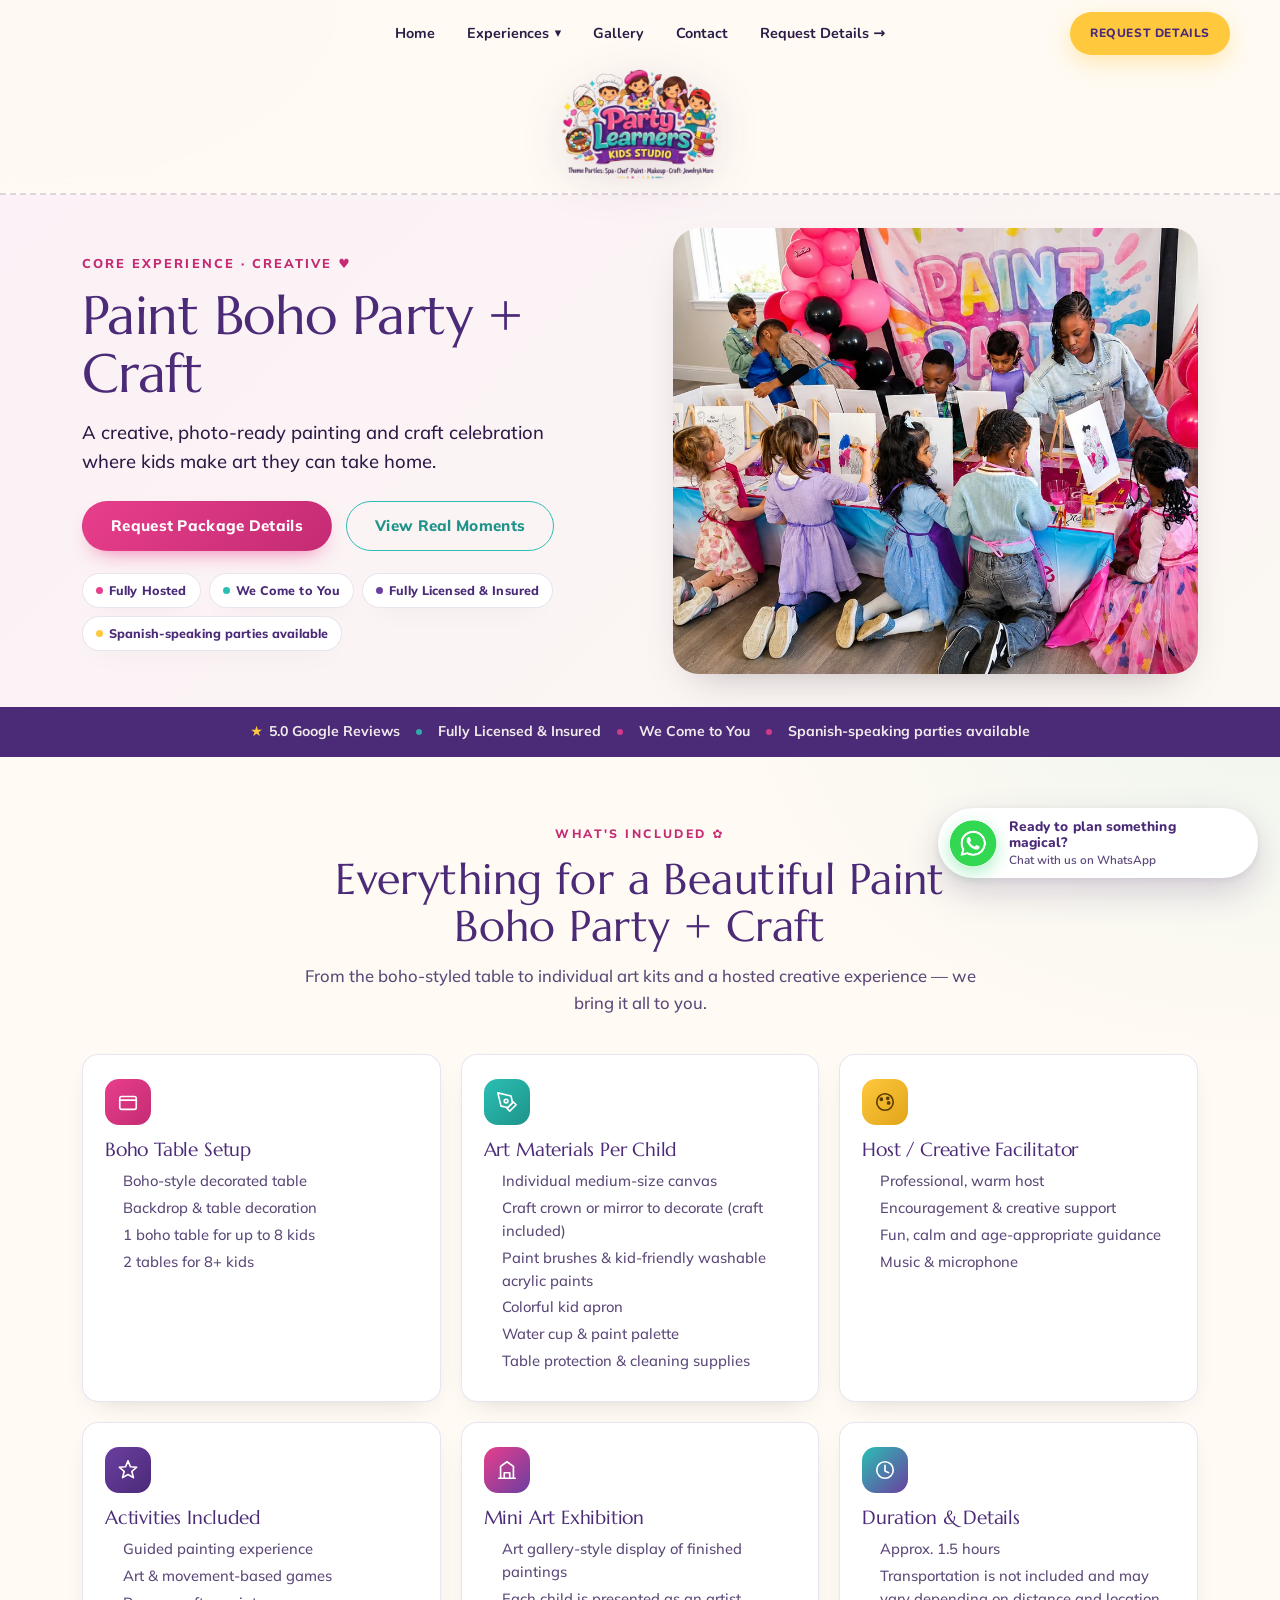
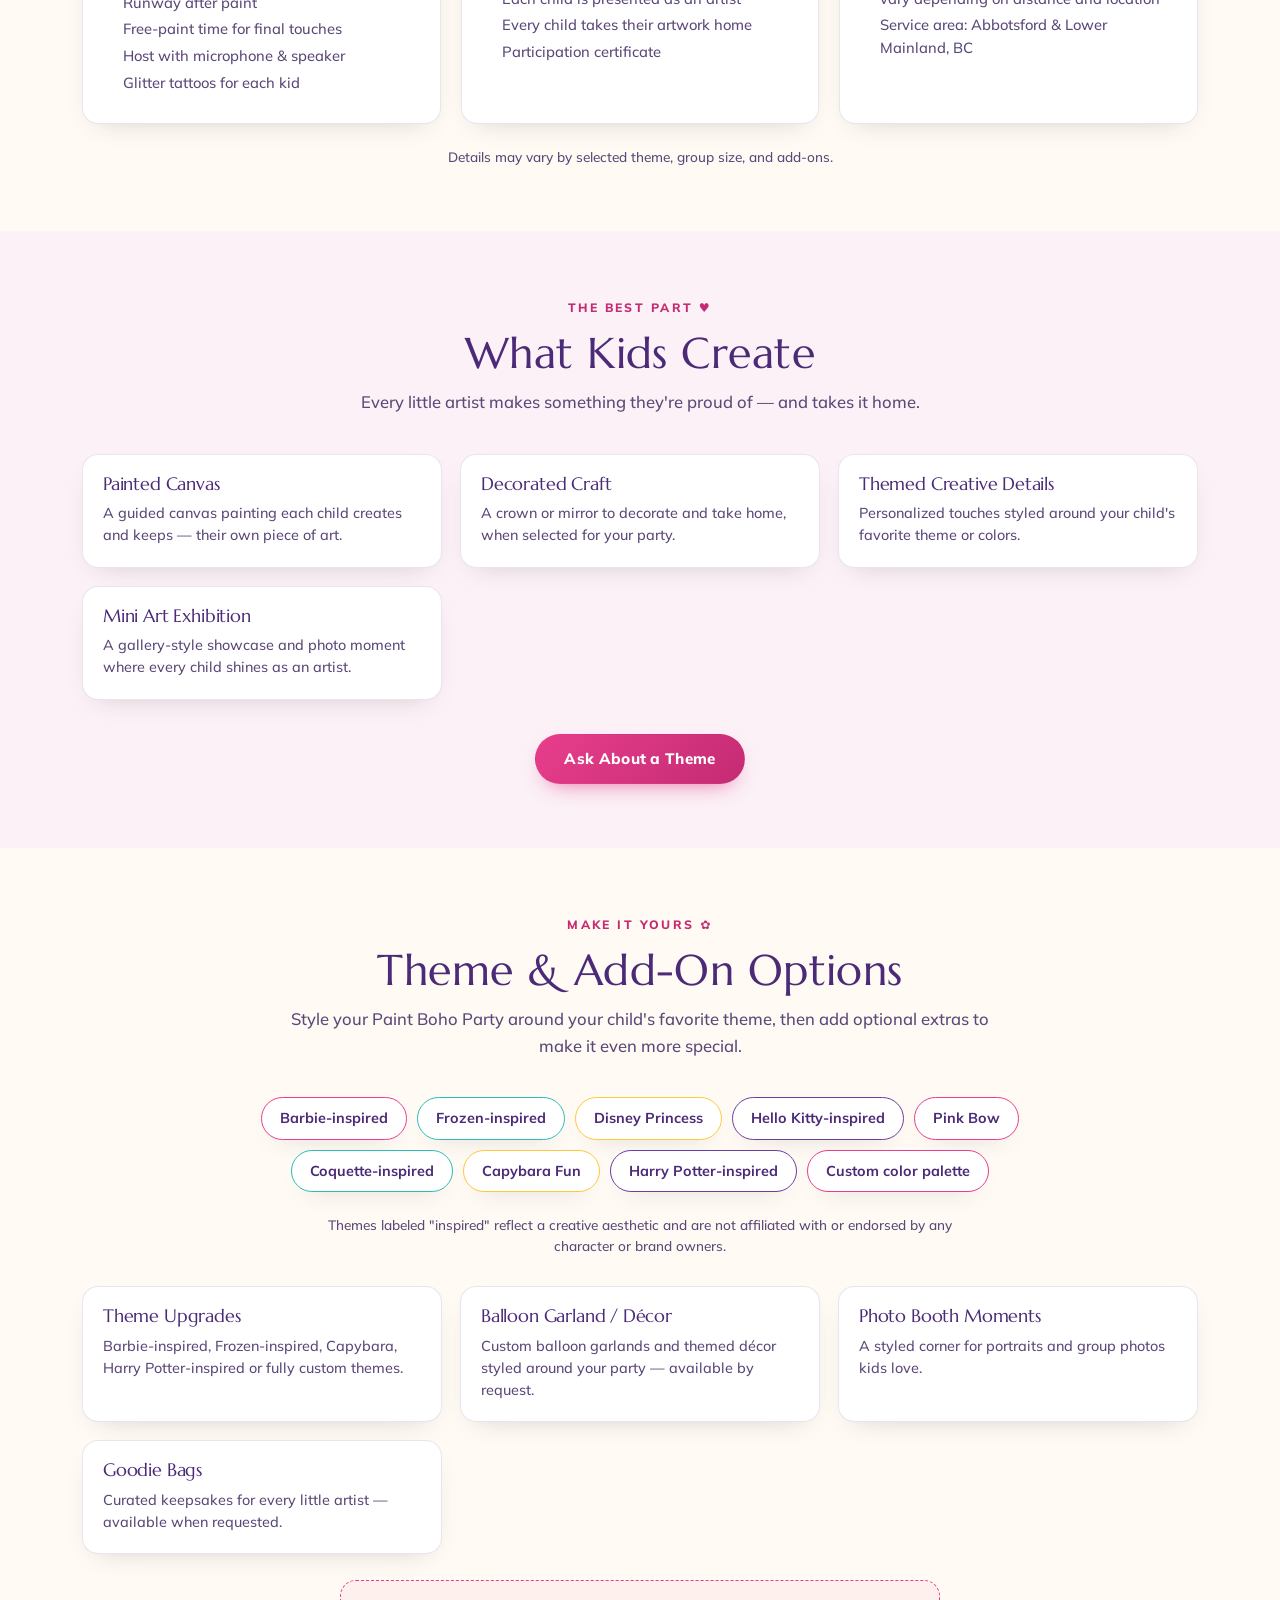
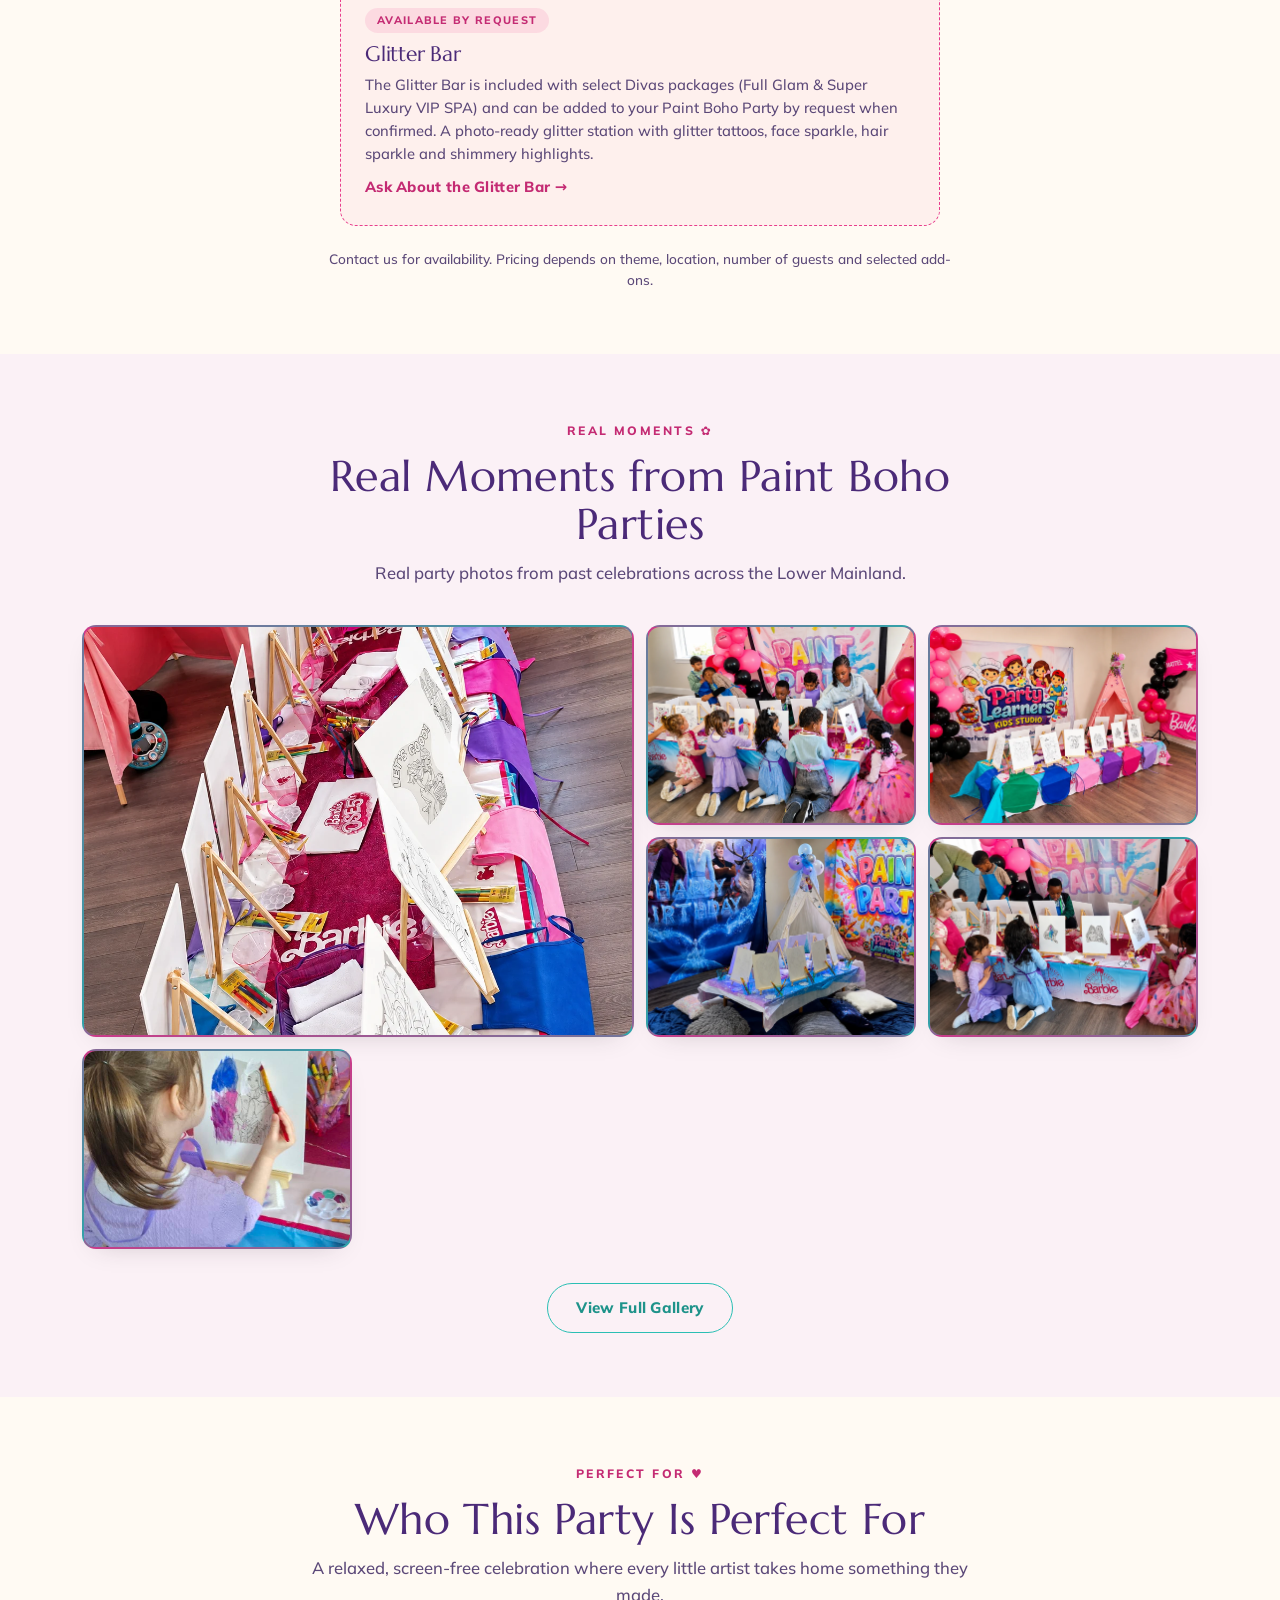
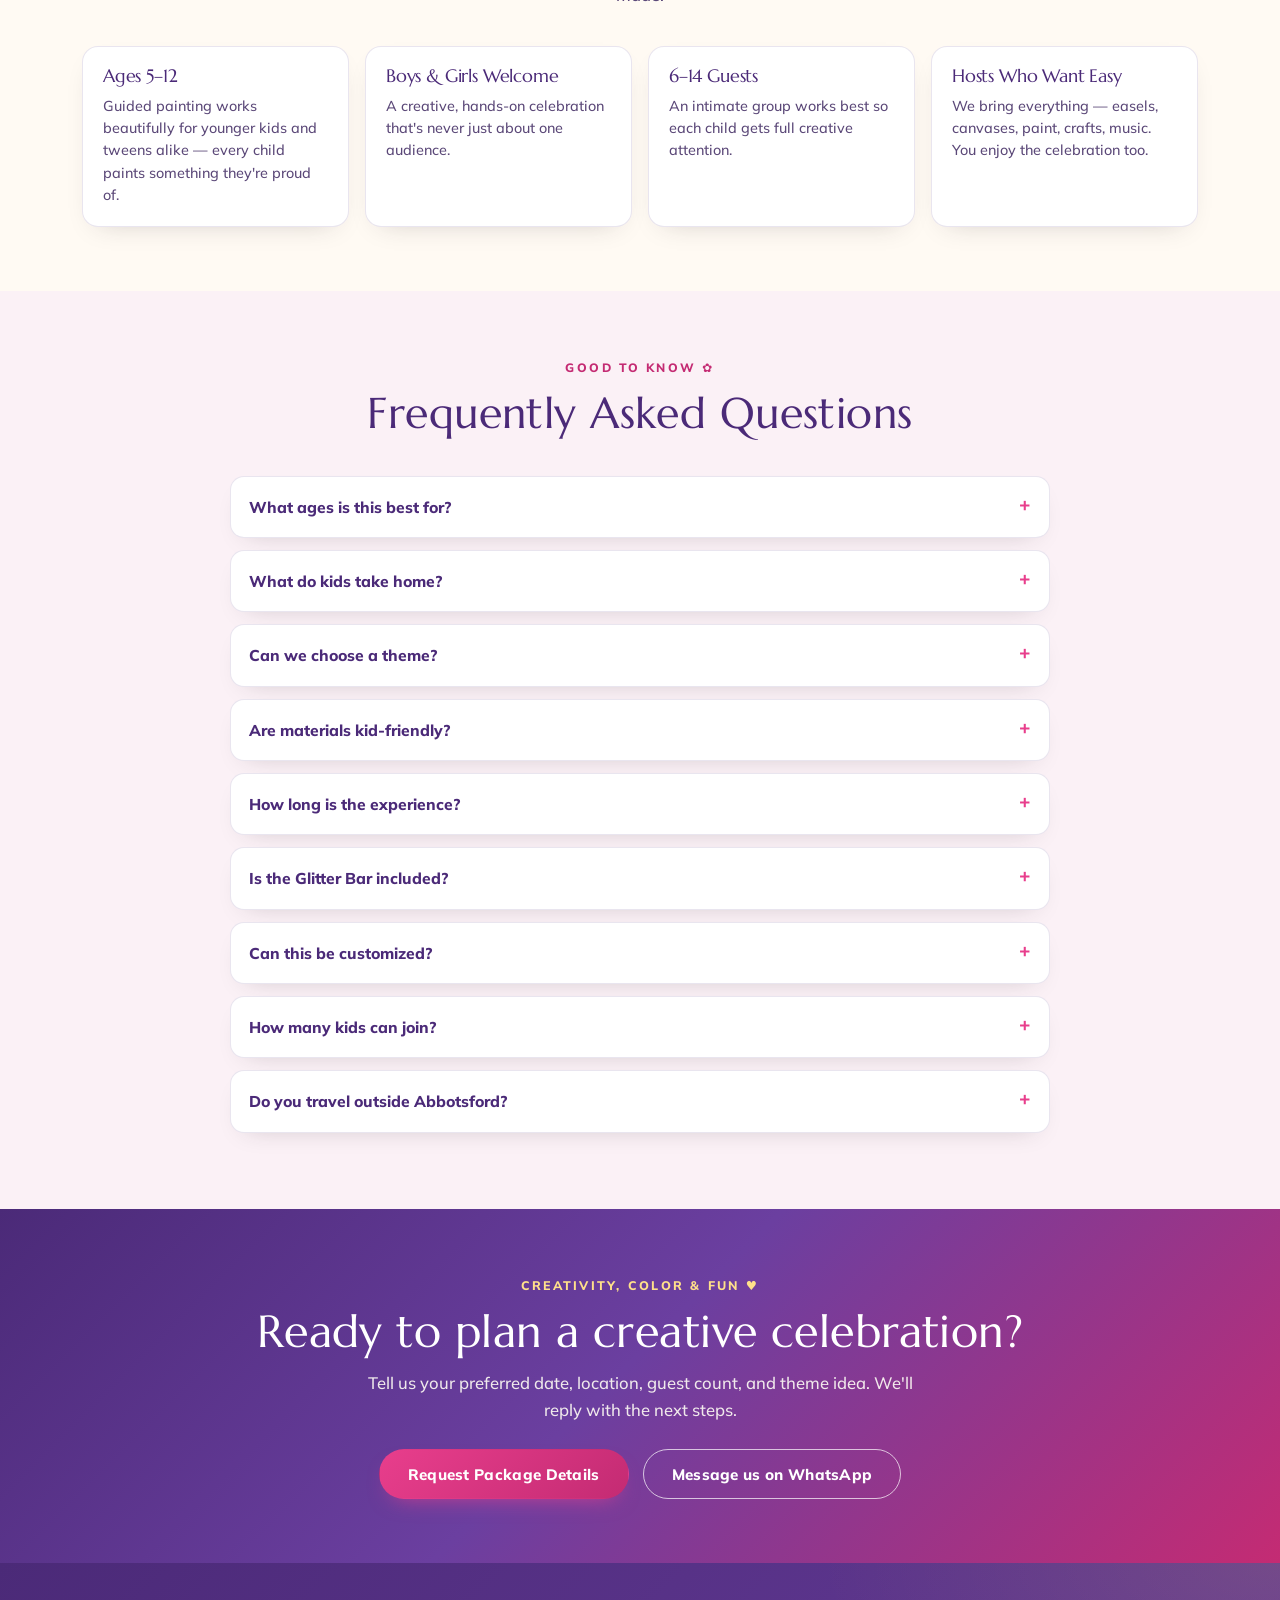
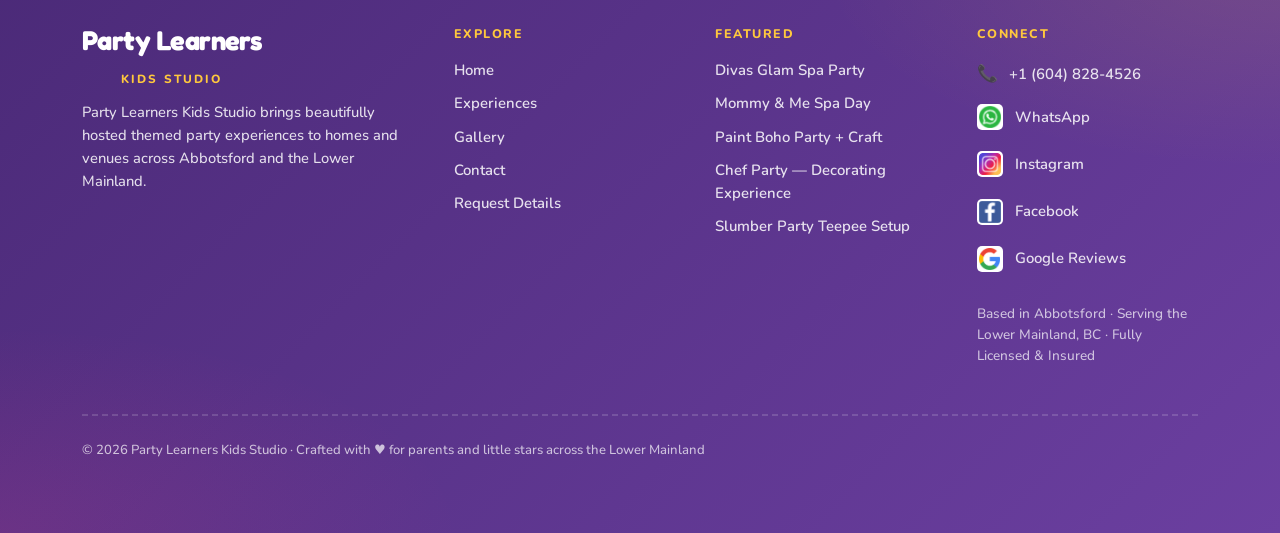
<file: paint-boho-party.html>
<!DOCTYPE html>
<html lang="en">
<head>
  <meta charset="UTF-8" />
  <meta name="viewport" content="width=device-width, initial-scale=1.0" />
  <title>Paint Boho Party + Craft | Kids Paint Party in the Lower Mainland</title>
  <meta name="description" content="A creative kids paint and craft party with easels, canvases, safe art supplies, guided activities, and themed setup options." />
  <link rel="preconnect" href="https://fonts.googleapis.com" />
  <link rel="preconnect" href="https://fonts.gstatic.com" crossorigin />
  <link href="https://fonts.googleapis.com/css2?family=Fredoka:wght@400;500;600;700&family=Nunito:wght@500;600;700;800&family=Caveat:wght@700&family=Playfair+Display:ital,wght@1,500;1,600;1,700&family=Marcellus&family=Cormorant+Garamond:wght@500;600;700&family=Mulish:wght@400;500;600;700;800&display=swap" rel="stylesheet" />
  <link rel="preload" as="image" href="images/logo-banner.png" />
  <link rel="preload" as="image" href="images/paint-boho-kids-painting-pink.jpg" />
  <link rel="stylesheet" href="css/style.css?v=68" />
  <link rel="stylesheet" href="css/service-v2.css?v=68" />
  <link rel="canonical" href="https://www.partylearners.ca/paint-boho-party.html" />

  <meta property="og:type" content="website" />
  <meta property="og:title" content="Paint Boho Party + Craft | Kids Paint Party in the Lower Mainland" />
  <meta property="og:description" content="A creative kids paint and craft party with easels, canvases, safe art supplies, guided activities, and themed setup options." />
  <meta property="og:image" content="https://www.partylearners.ca/images/og-party-learners-collage-v3.jpg" />
  <meta property="og:url" content="https://www.partylearners.ca/paint-boho-party.html" />
  <meta property="og:site_name" content="Party Learners Kids Studio" />
  <meta name="twitter:card" content="summary_large_image" />
  <meta name="twitter:title" content="Paint Boho Party + Craft | Kids Paint Party in the Lower Mainland" />
  <meta name="twitter:description" content="A creative kids paint and craft party with easels, canvases, safe art supplies, guided activities, and themed setup options." />
  <meta name="twitter:image" content="https://www.partylearners.ca/images/og-party-learners-collage-v3.jpg" />
  <link rel="icon" href="images/logo.jpeg" />

  <!-- Service schema -->
  <script type="application/ld+json">
  {
    "@context": "https://schema.org",
    "@type": "Service",
    "name": "Paint Boho Party + Craft",
    "serviceType": "Kids paint and craft party experience",
    "provider": {
      "@type": "LocalBusiness",
      "name": "Party Learners Kids Studio",
      "url": "https://www.partylearners.ca/"
    },
    "areaServed": [
      { "@type": "City", "name": "Abbotsford" },
      { "@type": "AdministrativeArea", "name": "Lower Mainland, British Columbia" }
    ],
    "url": "https://www.partylearners.ca/paint-boho-party.html",
    "image": "https://www.partylearners.ca/images/paint-party-setup.jpg",
    "description": "A creative kids paint and craft party with easels, canvases, kid-friendly washable acrylic paints, guided activities and themed setup options. Each child paints a canvas and decorates a craft (crown or mirror) to take home."
  }
  </script>

  <!-- FAQPage schema -->
  <script type="application/ld+json">
  {
    "@context": "https://schema.org",
    "@type": "FAQPage",
    "mainEntity": [
      {
        "@type": "Question",
        "name": "Are the paints kid-friendly?",
        "acceptedAnswer": { "@type": "Answer", "text": "Yes — we use kid-friendly washable acrylic paints and guided activities designed for an age-appropriate creative experience. We also provide aprons and table protection so clothing and surfaces are protected." }
      },
      {
        "@type": "Question",
        "name": "Does each child take their canvas home?",
        "acceptedAnswer": { "@type": "Answer", "text": "Yes — every child takes home both their painted canvas and their decorated craft (crown or mirror)." }
      },
      {
        "@type": "Question",
        "name": "How long is the party?",
        "acceptedAnswer": { "@type": "Answer", "text": "Approx. 1.5 hours of hosted activities — guided painting, craft decorating, music, games, mini art exhibition and certificates." }
      },
      {
        "@type": "Question",
        "name": "Can the theme be customized?",
        "acceptedAnswer": { "@type": "Answer", "text": "Yes. We can style the boho setup around your child's favorite theme — Barbie-inspired, Frozen-inspired, Capybara, Pink Bow and more. Ask us about custom ideas." }
      },
      {
        "@type": "Question",
        "name": "How many kids can join?",
        "acceptedAnswer": { "@type": "Answer", "text": "Best experience is 6–14 children. For larger groups, ask us — we'll let you know what's possible." }
      },
      {
        "@type": "Question",
        "name": "Do you travel outside Abbotsford?",
        "acceptedAnswer": { "@type": "Answer", "text": "Yes — we serve the Lower Mainland, BC. Transportation isn't included and may vary depending on distance and location." }
      }
    ]
  }
  </script>
</head>
<body class="svc-v2">
<!-- ============================================================
     PRICE ANCHOR PLACEHOLDER — DO NOT PUBLISH until Jenny confirms the numbers.
     (Currently commented out so nothing is visible on the live site.)
     When approved, add ONE of these as a <p> near the hero sub-text or package details:
       Option A:  Starting at $___
       Option B:  Packages from $___
       Option C:  Most parties range from $___ to $___ depending on setup, guest count, travel, and add-ons.
     ============================================================ -->

<header class="site-header">
  <div class="container nav-wrap">
    <a href="index.html" class="brand"><img src="images/logo-banner.png" alt="Party Learners Kids Studio" class="brand-logo" width="800" height="537" decoding="async" fetchpriority="high" /></a>
    <nav>
      <ul class="nav-links" id="primary-menu">
        <li><a href="index.html">Home</a></li>
        <li class="has-submenu">
          <button type="button" class="submenu-toggle" aria-haspopup="true" aria-expanded="false" aria-controls="submenu-experiences">Experiences <span class="submenu-caret" aria-hidden="true">▾</span></button>
          <ul class="submenu" id="submenu-experiences" role="menu">
            <li role="none"><a role="menuitem" href="experiences.html">All Experiences (Compare)</a></li>
            <li role="none"><a role="menuitem" href="divas-glam-spa-party.html">Divas Glam Spa Party</a></li>
            <li role="none"><a role="menuitem" href="mommy-and-me-spa-day.html">Mommy &amp; Me Spa Day</a></li>
            <li role="none"><a role="menuitem" href="paint-boho-party.html">Paint Boho Party + Craft</a></li>
            <li role="none"><a role="menuitem" href="chef-party.html">Chef Party — Decorating Experience</a></li>
            <li role="none"><a role="menuitem" href="slumber-party-teepee-setup.html">Slumber Party Teepee Setup</a></li>
            <li role="none"><a role="menuitem" href="experiences.html#coming-soon">Science Party — Available by Request</a></li>
            <li role="none"><a role="menuitem" href="experiences.html#coming-soon">Craft &amp; Jewelry Party — Available by Request</a></li>
          </ul>
        </li>
        <li><a href="gallery.html">Gallery</a></li>
        <li><a href="contact.html">Contact</a></li>
        <li><a href="contact.html" class="menu-cta">Request Details →</a></li>
      </ul>
    </nav>
    <div class="nav-cta">
      <a href="contact.html" class="btn btn-primary btn-sm">Request Details</a>
      <button class="nav-toggle" aria-label="Toggle menu" aria-expanded="false" aria-controls="primary-menu"><span></span></button>
    </div>
  </div>
</header>

<!-- ============== 1. SERVICE HERO ============== -->
<section class="sv-hero">
  <div class="container">
    <div class="sv-hero__grid">
      <div class="sv-hero__panel">
        <span class="sv-hero__eyebrow">core experience · creative ♥</span>
        <h1 class="sv-hero__title">Paint Boho Party + Craft</h1>
        <p class="sv-hero__sub">A creative, photo-ready painting and craft celebration where kids make art they can take home.</p>
        <div class="sv-hero__actions">
          <a href="contact.html" class="pv-btn">Request Package Details</a>
          <a href="#real-moments" class="pv-btn pv-btn--ghost-plum">View Real Moments</a>
        </div>
        <div class="sv-hero__badges">
          <span class="sv-badge">Fully Hosted</span>
          <span class="sv-badge">We Come to You</span>
          <span class="sv-badge">Fully Licensed &amp; Insured</span>
          <span class="sv-badge">Spanish-speaking parties available</span>
        </div>
      </div>
      <div class="sv-hero__media">
        <picture>
          <source type="image/webp" srcset="images/paint-boho-kids-painting-pink.webp" />
          <img src="images/paint-boho-kids-painting-pink.jpg" alt="Kids painting at wooden easels at a Paint Boho Party + Craft" width="1400" height="787" fetchpriority="high" decoding="async" />
        </picture>
      </div>
    </div>
  </div>
</section>

<!-- ============== 2. MINI TRUST STRIP ============== -->
<div class="sv-trust" aria-label="Why parents choose Party Learners">
  <div class="container sv-trust__inner">
    <span class="sv-trust__item"><span class="star" aria-hidden="true">★</span> 5.0 Google Reviews</span>
    <span class="sv-trust__sep" aria-hidden="true"></span>
    <span class="sv-trust__item">Fully Licensed &amp; Insured</span>
    <span class="sv-trust__sep" aria-hidden="true"></span>
    <span class="sv-trust__item">We Come to You</span>
    <span class="sv-trust__sep" aria-hidden="true"></span>
    <span class="sv-trust__item">Spanish-speaking parties available</span>
  </div>
</div>

<!-- ============== 3. WHAT'S INCLUDED ============== -->
<section class="sv-section">
  <div class="container">
    <div class="sv-head">
      <span class="sv-eyebrow">what's included ✿</span>
      <h2 class="sv-h2">Everything for a Beautiful Paint Boho Party + Craft</h2>
      <p class="sv-lead">From the boho-styled table to individual art kits and a hosted creative experience — we bring it all to you.</p>
    </div>

    <div class="sv-inc-grid">
      <div class="sv-inc">
        <span class="sv-inc__icon" aria-hidden="true"><svg viewBox="0 0 24 24" width="22" height="22" fill="none" stroke="currentColor" stroke-width="1.8" stroke-linecap="round" stroke-linejoin="round"><rect x="3" y="6" width="18" height="14" rx="2"/><path d="M3 10h18"/></svg></span>
        <h3>Boho Table Setup</h3>
        <ul>
          <li>Boho-style decorated table</li>
          <li>Backdrop &amp; table decoration</li>
          <li>1 boho table for up to 8 kids</li>
          <li>2 tables for 8+ kids</li>
        </ul>
      </div>

      <div class="sv-inc">
        <span class="sv-inc__icon" aria-hidden="true"><svg viewBox="0 0 24 24" width="22" height="22" fill="none" stroke="currentColor" stroke-width="1.8" stroke-linecap="round" stroke-linejoin="round"><path d="M12 19l7-7 3 3-7 7-3-3z"/><path d="M18 13l-1.5-7.5L2 2l3.5 14.5L13 18l5-5z"/><circle cx="11" cy="11" r="2"/></svg></span>
        <h3>Art Materials Per Child</h3>
        <ul>
          <li>Individual medium-size canvas</li>
          <li>Craft crown or mirror to decorate (craft included)</li>
          <li>Paint brushes &amp; kid-friendly washable acrylic paints</li>
          <li>Colorful kid apron</li>
          <li>Water cup &amp; paint palette</li>
          <li>Table protection &amp; cleaning supplies</li>
        </ul>
      </div>

      <div class="sv-inc">
        <span class="sv-inc__icon" aria-hidden="true"><svg viewBox="0 0 24 24" width="22" height="22" fill="none" stroke="currentColor" stroke-width="1.8" stroke-linecap="round" stroke-linejoin="round"><circle cx="12" cy="12" r="9"/><circle cx="8" cy="9" r="1.2" fill="currentColor"/><circle cx="15" cy="8" r="1.2" fill="currentColor"/><circle cx="16" cy="13" r="1.2" fill="currentColor"/></svg></span>
        <h3>Host / Creative Facilitator</h3>
        <ul>
          <li>Professional, warm host</li>
          <li>Encouragement &amp; creative support</li>
          <li>Fun, calm and age-appropriate guidance</li>
          <li>Music &amp; microphone</li>
        </ul>
      </div>

      <div class="sv-inc">
        <span class="sv-inc__icon" aria-hidden="true"><svg viewBox="0 0 24 24" width="22" height="22" fill="none" stroke="currentColor" stroke-width="1.8" stroke-linecap="round" stroke-linejoin="round"><path d="M12 2l2.6 6.4 6.9.6-5.3 4.6 1.7 6.7L12 16.9 6.1 20.3l1.7-6.7-5.3-4.6 6.9-.6L12 2z"/></svg></span>
        <h3>Activities Included</h3>
        <ul>
          <li>Guided painting experience</li>
          <li>Art &amp; movement-based games</li>
          <li>Runway after paint</li>
          <li>Free-paint time for final touches</li>
          <li>Host with microphone &amp; speaker</li>
          <li>Glitter tattoos for each kid</li>
        </ul>
      </div>

      <div class="sv-inc">
        <span class="sv-inc__icon" aria-hidden="true"><svg viewBox="0 0 24 24" width="22" height="22" fill="none" stroke="currentColor" stroke-width="1.8" stroke-linecap="round" stroke-linejoin="round"><path d="M3 21h18"/><path d="M5 21V8l7-5 7 5v13"/><path d="M9 21v-6h6v6"/></svg></span>
        <h3>Mini Art Exhibition</h3>
        <ul>
          <li>Art gallery-style display of finished paintings</li>
          <li>Each child is presented as an artist</li>
          <li>Every child takes their artwork home</li>
          <li>Participation certificate</li>
        </ul>
      </div>

      <div class="sv-inc">
        <span class="sv-inc__icon" aria-hidden="true"><svg viewBox="0 0 24 24" width="22" height="22" fill="none" stroke="currentColor" stroke-width="1.8" stroke-linecap="round" stroke-linejoin="round"><circle cx="12" cy="12" r="9"/><path d="M12 7v6l4 2"/></svg></span>
        <h3>Duration &amp; Details</h3>
        <ul>
          <li>Approx. 1.5 hours</li>
          <li>Transportation is not included and may vary depending on distance and location</li>
          <li>Service area: Abbotsford &amp; Lower Mainland, BC</li>
        </ul>
      </div>
    </div>
    <p class="sv-note">Details may vary by selected theme, group size, and add-ons.</p>
  </div>
</section>

<!-- ============== 4. WHAT KIDS CREATE ============== -->
<section class="sv-section sv-section--soft">
  <div class="container">
    <div class="sv-head">
      <span class="sv-eyebrow">the best part ♥</span>
      <h2 class="sv-h2">What Kids Create</h2>
      <p class="sv-lead">Every little artist makes something they're proud of — and takes it home.</p>
    </div>
    <div class="sv-spec-grid">
      <div class="sv-spec"><h3>Painted Canvas</h3><p>A guided canvas painting each child creates and keeps — their own piece of art.</p></div>
      <div class="sv-spec"><h3>Decorated Craft</h3><p>A crown or mirror to decorate and take home, when selected for your party.</p></div>
      <div class="sv-spec"><h3>Themed Creative Details</h3><p>Personalized touches styled around your child's favorite theme or colors.</p></div>
      <div class="sv-spec"><h3>Mini Art Exhibition</h3><p>A gallery-style showcase and photo moment where every child shines as an artist.</p></div>
    </div>
    <div class="sv-center">
      <a href="contact.html" class="pv-btn pv-btn--plum">Ask About a Theme</a>
    </div>
  </div>
</section>

<!-- ============== 5. THEME & ADD-ON OPTIONS ============== -->
<section class="sv-section" id="add-ons">
  <div class="container">
    <div class="sv-head">
      <span class="sv-eyebrow">make it yours ✿</span>
      <h2 class="sv-h2">Theme &amp; Add-On Options</h2>
      <p class="sv-lead">Style your Paint Boho Party around your child's favorite theme, then add optional extras to make it even more special.</p>
    </div>

    <div class="sv-chips">
      <span class="sv-chip">Barbie-inspired</span>
      <span class="sv-chip">Frozen-inspired</span>
      <span class="sv-chip">Disney Princess</span>
      <span class="sv-chip">Hello Kitty-inspired</span>
      <span class="sv-chip">Pink Bow</span>
      <span class="sv-chip">Coquette-inspired</span>
      <span class="sv-chip">Capybara Fun</span>
      <span class="sv-chip">Harry Potter-inspired</span>
      <span class="sv-chip">Custom color palette</span>
    </div>
    <p class="sv-note">Themes labeled "inspired" reflect a creative aesthetic and are not affiliated with or endorsed by any character or brand owners.</p>

    <div class="sv-spec-grid" style="margin-top:30px">
      <div class="sv-spec"><h3>Theme Upgrades</h3><p>Barbie-inspired, Frozen-inspired, Capybara, Harry Potter-inspired or fully custom themes.</p></div>
      <div class="sv-spec"><h3>Balloon Garland / Décor</h3><p>Custom balloon garlands and themed décor styled around your party — available by request.</p></div>
      <div class="sv-spec"><h3>Photo Booth Moments</h3><p>A styled corner for portraits and group photos kids love.</p></div>
      <div class="sv-spec"><h3>Goodie Bags</h3><p>Curated keepsakes for every little artist — available when requested.</p></div>
    </div>

    <div class="sv-addon" style="margin-top:26px">
      <span class="sv-addon__label">Available by request</span>
      <h3>Glitter Bar</h3>
      <p>The Glitter Bar is included with select Divas packages (Full Glam &amp; Super Luxury VIP SPA) and can be added to your Paint Boho Party by request when confirmed. A photo-ready glitter station with glitter tattoos, face sparkle, hair sparkle and shimmery highlights.</p>
      <a href="contact.html" class="pv-link">Ask About the Glitter Bar →</a>
    </div>
    <p class="sv-note">Contact us for availability. Pricing depends on theme, location, number of guests and selected add-ons.</p>
  </div>
</section>

<!-- ============== 6. REAL MOMENTS GALLERY ============== -->
<section class="sv-section sv-section--soft" id="real-moments">
  <div class="container">
    <div class="sv-head">
      <span class="sv-eyebrow">real moments ✿</span>
      <h2 class="sv-h2">Real Moments from Paint Boho Parties</h2>
      <p class="sv-lead">Real party photos from past celebrations across the Lower Mainland.</p>
    </div>
    <div class="sv-gallery gallery-editorial">
      <div class="gallery-item feature">
        <picture>
          <source type="image/webp" srcset="images/paint-boho-barbie-table.webp" />
          <img src="images/paint-boho-barbie-table.jpg" alt="Top-down view of a Paint Boho Party + Craft long Barbie-themed table with multiple wooden easels and blank canvases" loading="lazy" decoding="async" />
        </picture>
      </div>
      <div class="gallery-item">
        <picture>
          <source type="image/webp" srcset="images/paint-boho-kids-painting-pink.webp" />
          <img src="images/paint-boho-kids-painting-pink.jpg" alt="Group of kids painting at wooden easels at a Paint Boho Party + Craft" loading="lazy" decoding="async" />
        </picture>
      </div>
      <div class="gallery-item">
        <picture>
          <source type="image/webp" srcset="images/paint-boho-party-learners-setup.webp" />
          <img src="images/paint-boho-party-learners-setup.jpg" alt="Paint Boho Party + Craft setup with Party Learners Kids Studio backdrop, balloon arches and pink tipi" loading="lazy" decoding="async" />
        </picture>
      </div>
      <div class="gallery-item">
        <picture>
          <source type="image/webp" srcset="images/paint-boho-frozen-setup.webp" />
          <img src="images/paint-boho-frozen-setup.jpg" alt="Frozen-inspired Paint Boho Party + Craft setup with themed backdrop and easels" loading="lazy" decoding="async" />
        </picture>
      </div>
      <div class="gallery-item">
        <picture>
          <source type="image/webp" srcset="images/paint-boho-barbie-kids-painting.webp" />
          <img src="images/paint-boho-barbie-kids-painting.jpg" alt="Kids painting at wooden easels at a Barbie-inspired Paint Boho Party + Craft" loading="lazy" decoding="async" />
        </picture>
      </div>
      <div class="gallery-item">
        <img src="images/paint-party-activity.jpg" alt="Girl painting a themed canvas at a Paint Boho Party + Craft" loading="lazy" decoding="async" />
      </div>
    </div>
    <div class="sv-center">
      <a href="gallery.html" class="pv-btn pv-btn--ghost-plum">View Full Gallery</a>
    </div>
  </div>
</section>

<!-- ============== 7. PERFECT FOR ============== -->
<section class="sv-section">
  <div class="container">
    <div class="sv-head">
      <span class="sv-eyebrow">perfect for ♥</span>
      <h2 class="sv-h2">Who This Party Is Perfect For</h2>
      <p class="sv-lead">A relaxed, screen-free celebration where every little artist takes home something they made.</p>
    </div>
    <div class="sv-perfect">
      <div class="sv-spec"><h3>Ages 5–12</h3><p>Guided painting works beautifully for younger kids and tweens alike — every child paints something they're proud of.</p></div>
      <div class="sv-spec"><h3>Boys &amp; Girls Welcome</h3><p>A creative, hands-on celebration that's never just about one audience.</p></div>
      <div class="sv-spec"><h3>6–14 Guests</h3><p>An intimate group works best so each child gets full creative attention.</p></div>
      <div class="sv-spec"><h3>Hosts Who Want Easy</h3><p>We bring everything — easels, canvases, paint, crafts, music. You enjoy the celebration too.</p></div>
    </div>
  </div>
</section>

<!-- ============== 8. FAQ ============== -->
<section class="sv-section sv-section--soft">
  <div class="container">
    <div class="sv-head">
      <span class="sv-eyebrow">good to know ✿</span>
      <h2 class="sv-h2">Frequently Asked Questions</h2>
    </div>
    <div class="sv-faq">
      <details>
        <summary>What ages is this best for?</summary>
        <p>Designed for ages 5–12. Guided painting is adapted so younger kids and tweens can both feel proud of what they create.</p>
      </details>
      <details>
        <summary>What do kids take home?</summary>
        <p>Every child takes home both their painted canvas and their decorated craft (crown or mirror), plus a participation certificate.</p>
      </details>
      <details>
        <summary>Can we choose a theme?</summary>
        <p>Yes. We can style the boho setup around your child's favorite theme — Barbie-inspired, Frozen-inspired, Capybara, Pink Bow and more, or a custom color palette. Themes labeled "inspired" are not affiliated with any character or brand owners.</p>
      </details>
      <details>
        <summary>Are materials kid-friendly?</summary>
        <p>Yes — we use kid-friendly washable acrylic paints and guided, age-appropriate activities. We also provide aprons and table protection so clothing and surfaces are protected.</p>
      </details>
      <details>
        <summary>How long is the experience?</summary>
        <p>Approx. 1.5 hours of hosted activities — guided painting, craft decorating, music, games, mini art exhibition and certificates.</p>
      </details>
      <details>
        <summary>Is the Glitter Bar included?</summary>
        <p>The Glitter Bar is included with select Divas packages (Full Glam &amp; Super Luxury VIP SPA) and can be added to your Paint Boho Party by request when confirmed. Just ask and we'll let you know what's available.</p>
      </details>
      <details>
        <summary>Can this be customized?</summary>
        <p>Absolutely — themes, colors, décor add-ons and group size can all be tailored. Tell us your ideas and we'll help build the right setup.</p>
      </details>
      <details>
        <summary>How many kids can join?</summary>
        <p>Best experience is 6–14 children. For larger groups, ask us — we'll let you know what's possible.</p>
      </details>
      <details>
        <summary>Do you travel outside Abbotsford?</summary>
        <p>Yes — we serve the Lower Mainland, BC. Transportation isn't included and may vary depending on distance and location.</p>
      </details>
    </div>
  </div>
</section>

<!-- ============== 9. FINAL CTA ============== -->
<section class="sv-final">
  <div class="container">
    <span class="sv-final__eyebrow">creativity, color &amp; fun ♥</span>
    <h2 class="sv-final__title">Ready to plan a creative celebration?</h2>
    <p class="sv-final__lead">Tell us your preferred date, location, guest count, and theme idea. We'll reply with the next steps.</p>
    <div class="sv-final__actions">
      <a href="contact.html" class="pv-btn">Request Package Details</a>
      <a href="https://wa.me/16048284526?text=Hi!%20I%27d%20like%20to%20ask%20about%20a%20Paint%20Boho%20Party%20%2B%20Craft%20with%20Party%20Learners%20Kids%20Studio." target="_blank" rel="noopener noreferrer" class="pv-btn pv-btn--ghost">Message us on WhatsApp</a>
    </div>
  </div>
</section>

<footer class="site-footer">
  <div class="container">
    <div class="footer-grid">
      <div class="footer-brand">
        <a href="index.html" class="brand footer-wordmark" aria-label="Party Learners Kids Studio">
          <span class="wm-line1">Party Learners</span>
          <span class="wm-line2">Kids Studio</span>
        </a>
        <p>Party Learners Kids Studio brings beautifully hosted themed party experiences to homes and venues across Abbotsford and the Lower Mainland.</p>
      </div>
      <div>
        <h4>Explore</h4>
        <ul>
          <li><a href="index.html">Home</a></li>
          <li><a href="experiences.html">Experiences</a></li>
          <li><a href="gallery.html">Gallery</a></li>
          <li><a href="contact.html">Contact</a></li>
          <li><a href="contact.html">Request Details</a></li>
        </ul>
      </div>
      <div>
        <h4>Featured</h4>
                <ul>
          <li><a href="divas-glam-spa-party.html">Divas Glam Spa Party</a></li>
          <li><a href="mommy-and-me-spa-day.html">Mommy &amp; Me Spa Day</a></li>
          <li><a href="paint-boho-party.html">Paint Boho Party + Craft</a></li>
          <li><a href="chef-party.html">Chef Party — Decorating Experience</a></li>
          <li><a href="slumber-party-teepee-setup.html">Slumber Party Teepee Setup</a></li>
        </ul>
      </div>
      <div>
        <h4>Connect</h4>
        <ul class="footer-connect">
          <li><a href="tel:+16048284526" aria-label="Call +1 604 828 4526"><span class="fc-ico fc-ico--phone" aria-hidden="true">📞</span> +1 (604) 828-4526</a></li>
          <li><a href="https://wa.me/16048284526?text=Hi%21%20I%27d%20like%20to%20ask%20about%20booking%20a%20kids%20party%20with%20Party%20Learners%20Kids%20Studio." target="_blank" rel="noopener noreferrer" aria-label="WhatsApp"><img class="fc-logo" src="images/brand-whatsapp.png" alt="" width="22" height="22" loading="lazy" /> WhatsApp</a></li>
          <li><a href="https://www.instagram.com/partylearnersdivas/" target="_blank" rel="noopener noreferrer" aria-label="Instagram"><img class="fc-logo" src="images/brand-instagram.png" alt="" width="22" height="22" loading="lazy" /> Instagram</a></li>
          <li><a href="https://www.facebook.com/profile.php?id=61575817507492" target="_blank" rel="noopener noreferrer" aria-label="Facebook"><img class="fc-logo" src="images/brand-facebook.png" alt="" width="22" height="22" loading="lazy" /> Facebook</a></li>
          <li><a href="https://share.google/UC2ASsx1LRt7J7YGp" target="_blank" rel="noopener noreferrer" aria-label="Google Reviews"><img class="fc-logo" src="images/brand-google.png" alt="" width="22" height="22" loading="lazy" /> Google Reviews</a></li>
        </ul>
        <ul class="mt-2">
          <li style="color:rgba(255,255,255,.7);font-size:.85rem">Based in Abbotsford · Serving the Lower Mainland, BC · Fully Licensed &amp; Insured</li>
        </ul>
      </div>
    </div>
    <div class="footer-bottom">
      <span>© 2026 Party Learners Kids Studio · Crafted with ♥ for parents and little stars across the Lower Mainland</span>
    </div>
  </div>
</footer>

<!-- ============== FLOATING WHATSAPP WIDGET ============== -->
<a class="whatsapp-float"
   href="https://wa.me/16048284526?text=Hi!%20I%27d%20like%20to%20ask%20about%20booking%20a%20kids%20party%20with%20Party%20Learners%20Kids%20Studio."
   target="_blank"
   rel="noopener noreferrer"
   aria-label="Chat with Party Learners on WhatsApp">
  <span class="whatsapp-float__icon" aria-hidden="true">
    <img src="images/whatsapp-icon.png" alt="" width="48" height="48" decoding="async" />
  </span>
  <span class="whatsapp-float__text">
    <strong>Ready to plan something magical?</strong>
    <small>Chat with us on WhatsApp</small>
  </span>
</a>

<script src="js/main.js?v=68"></script>
</body>
</html>
</file>
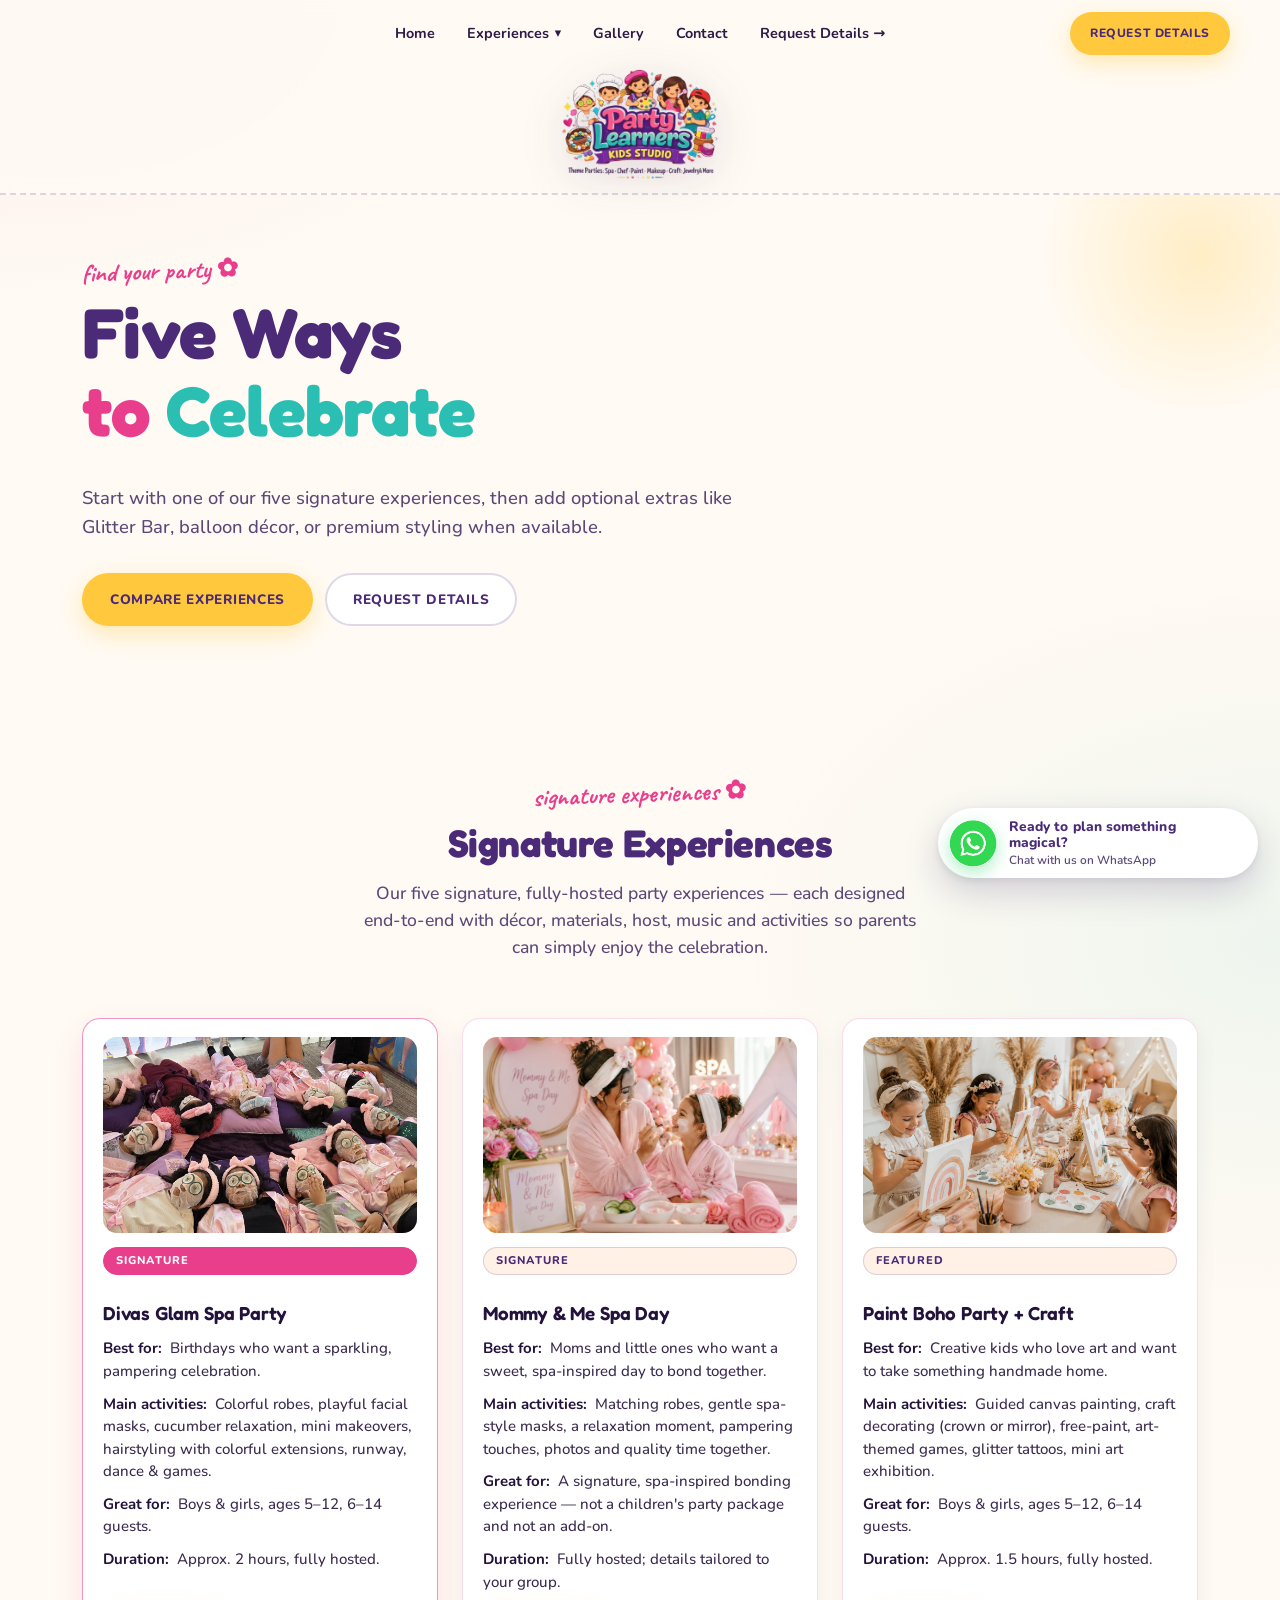
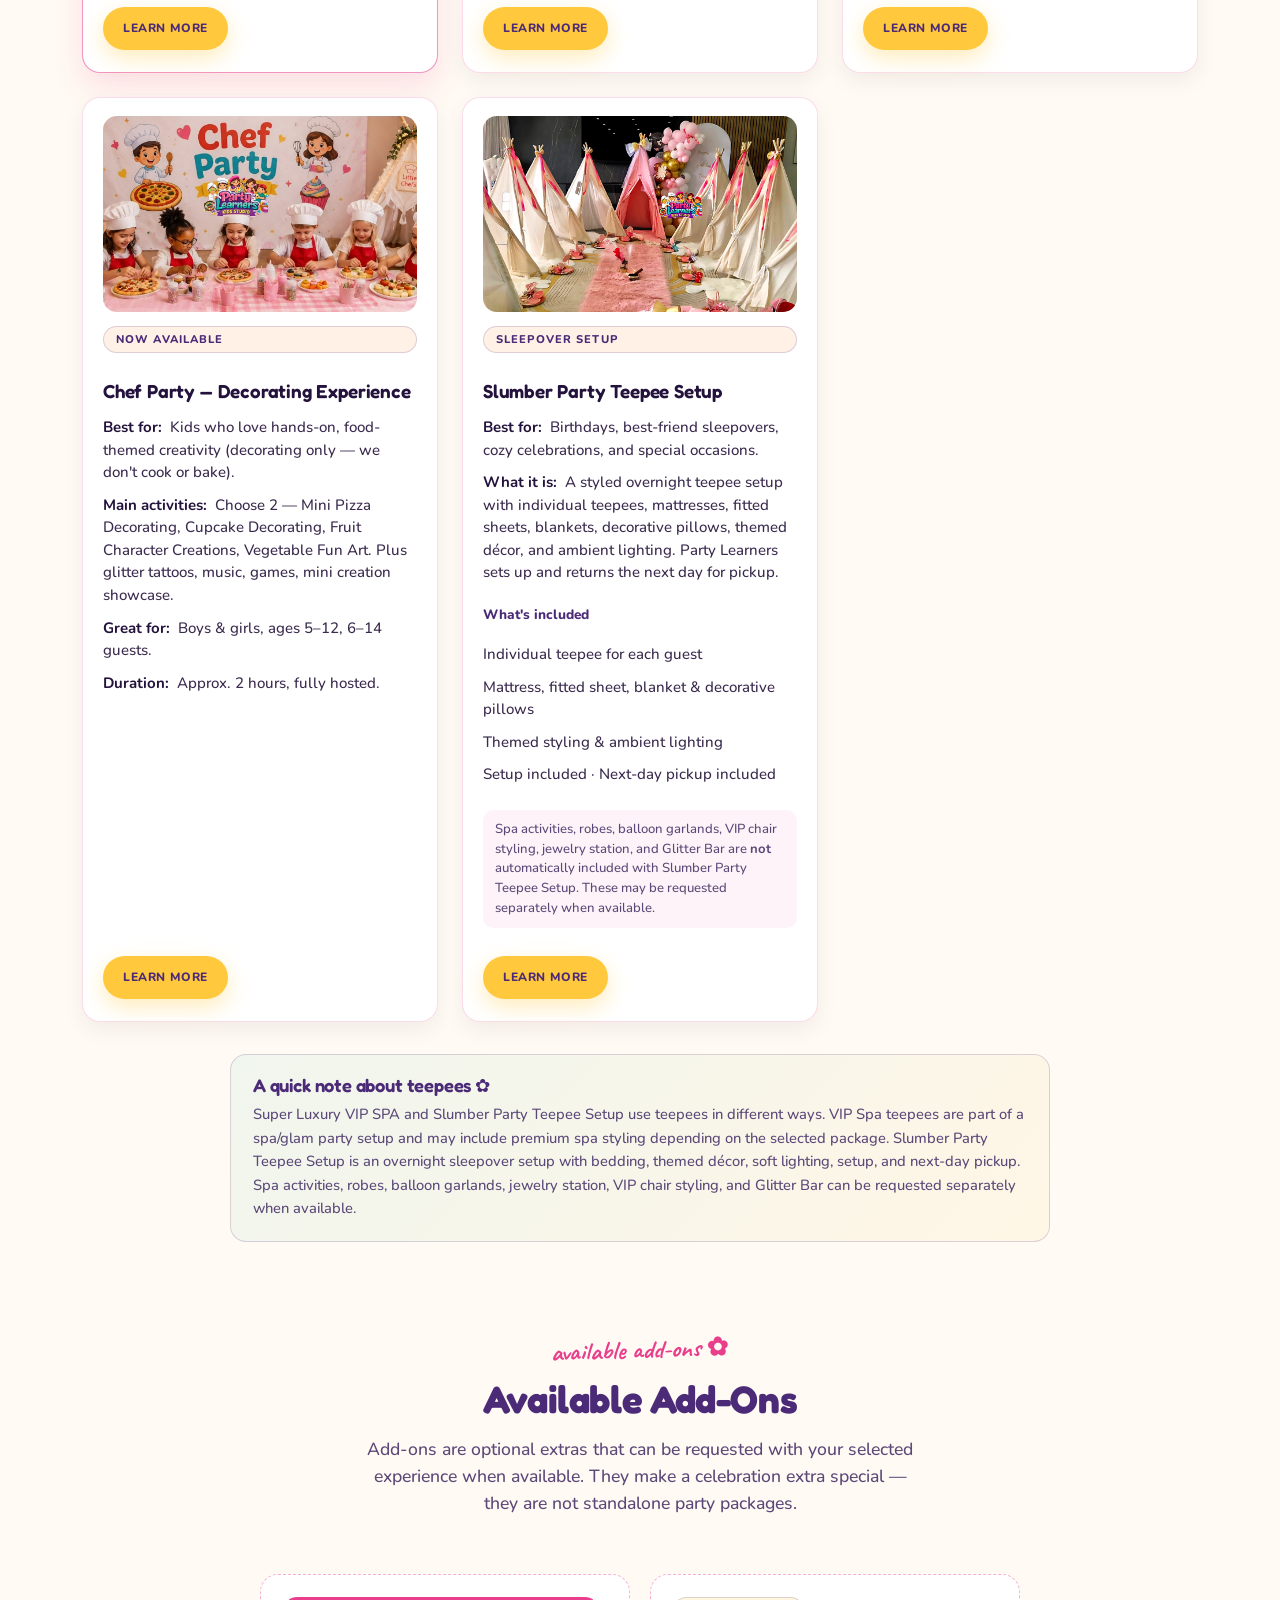
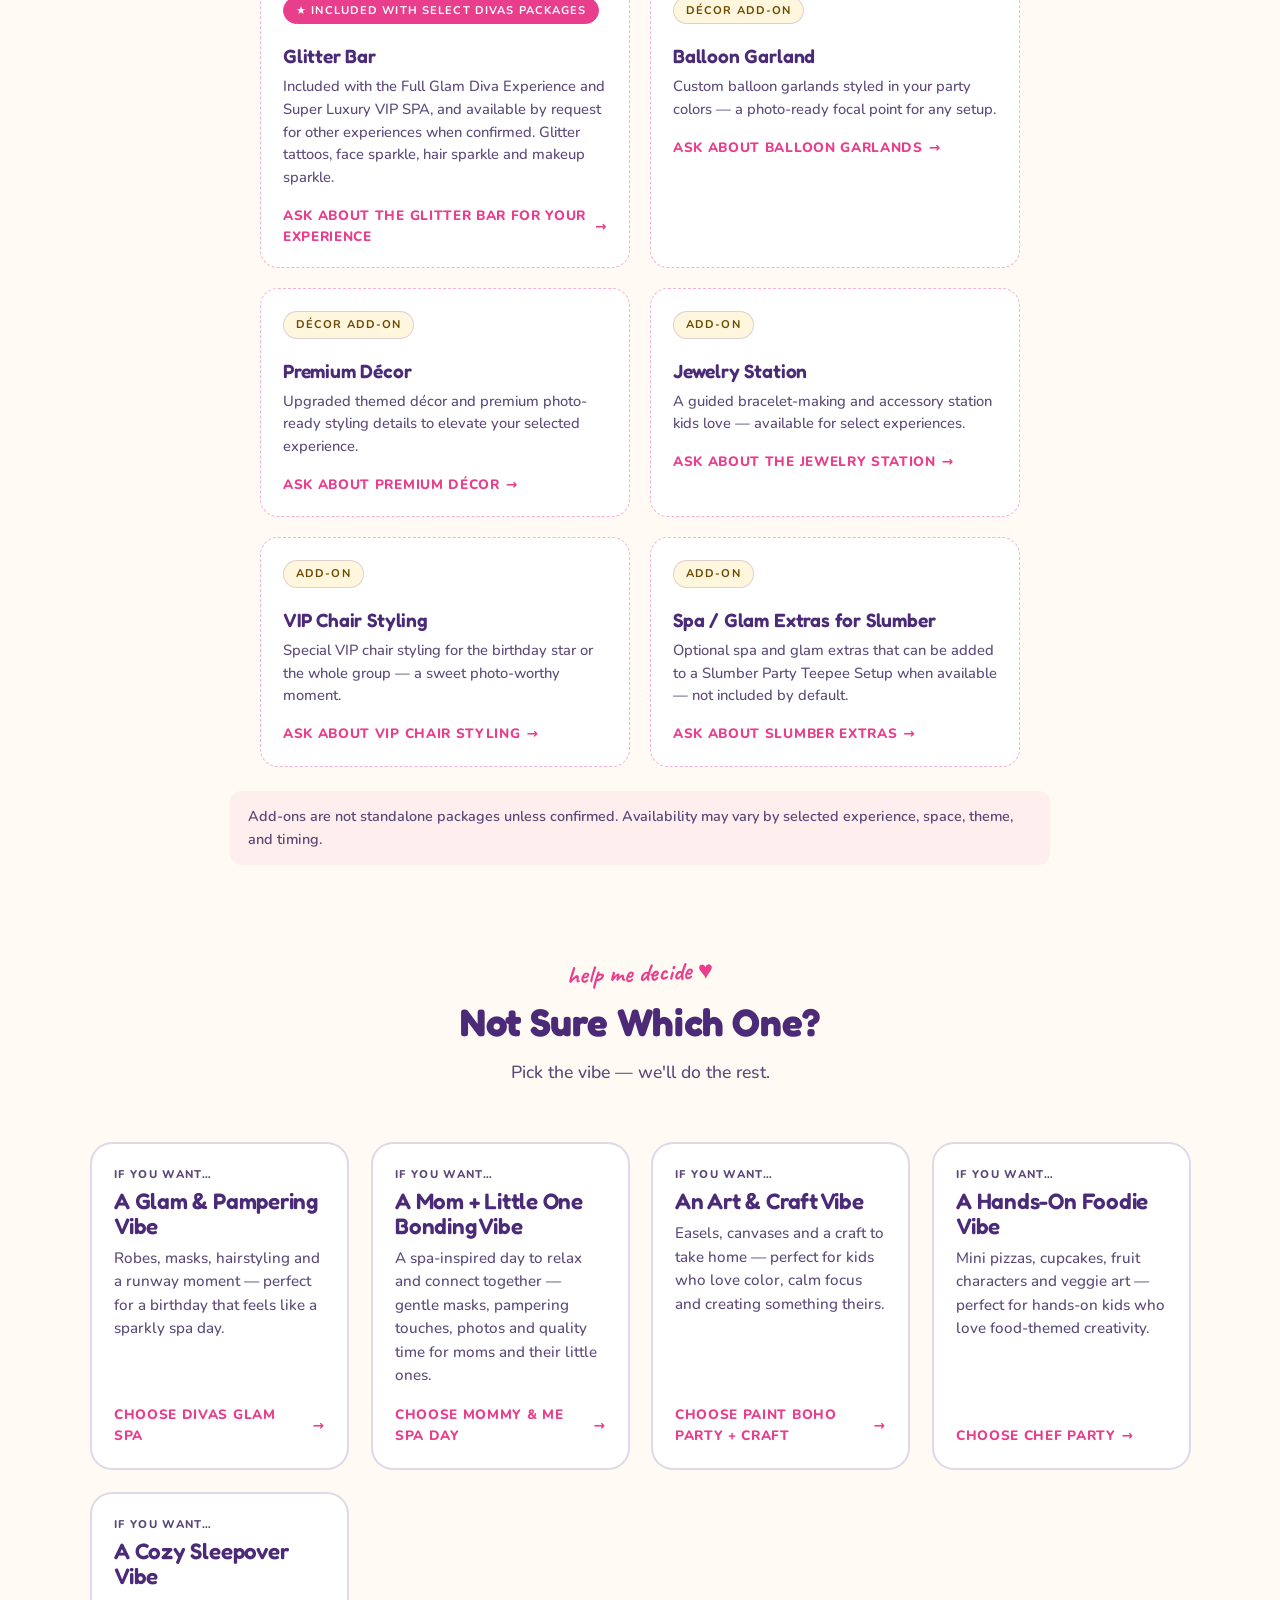
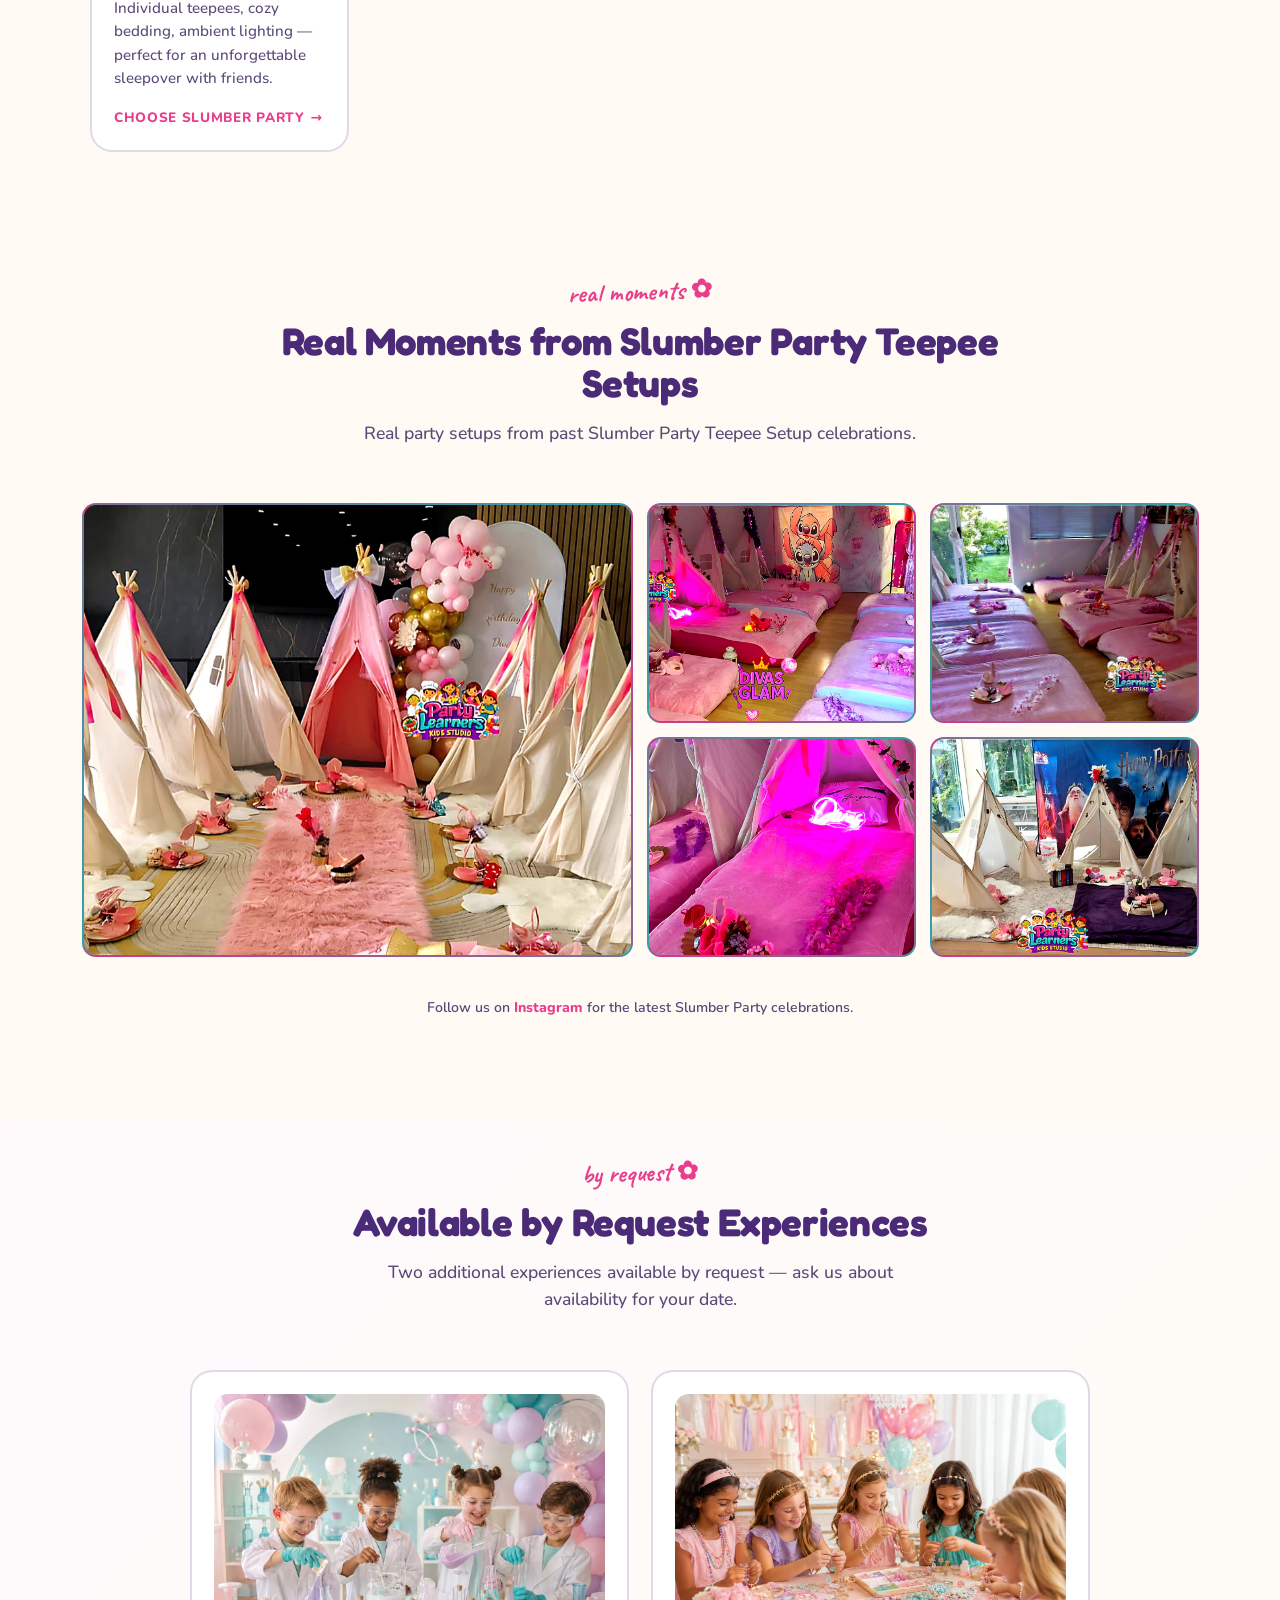
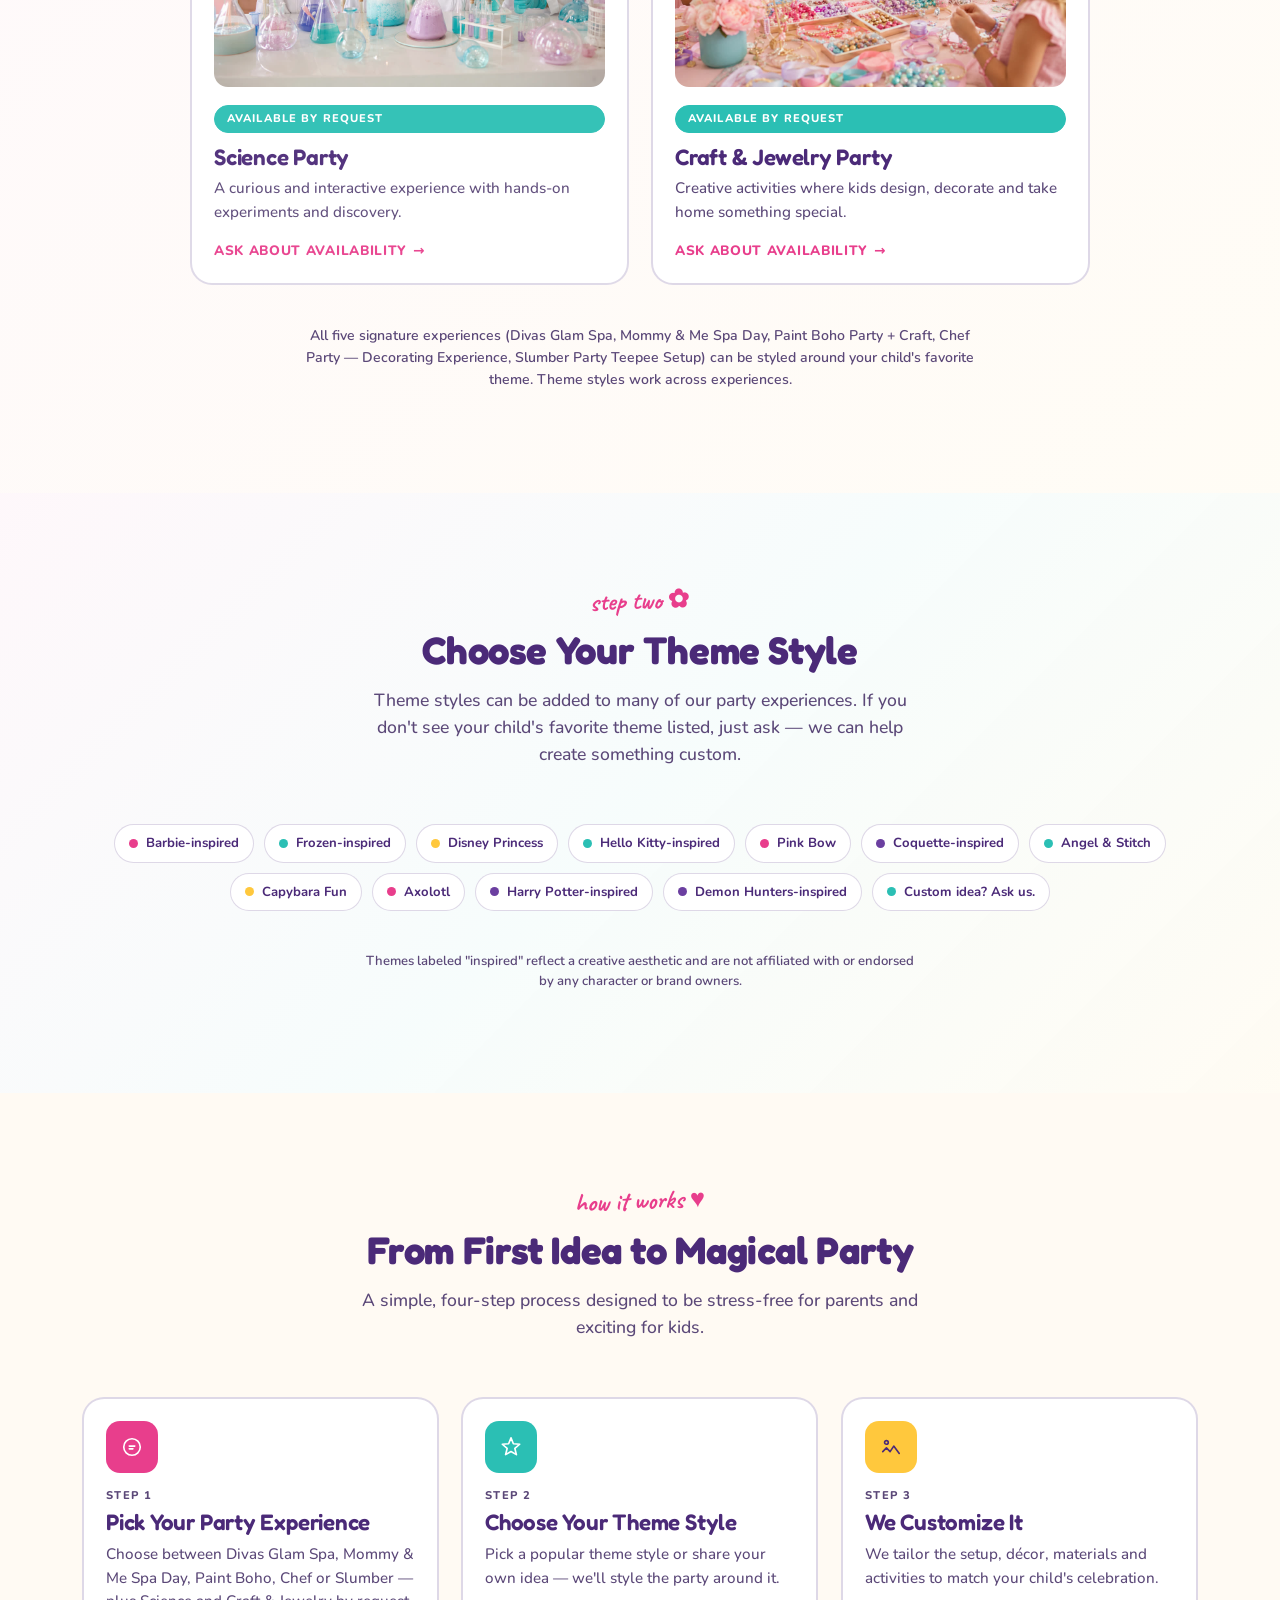
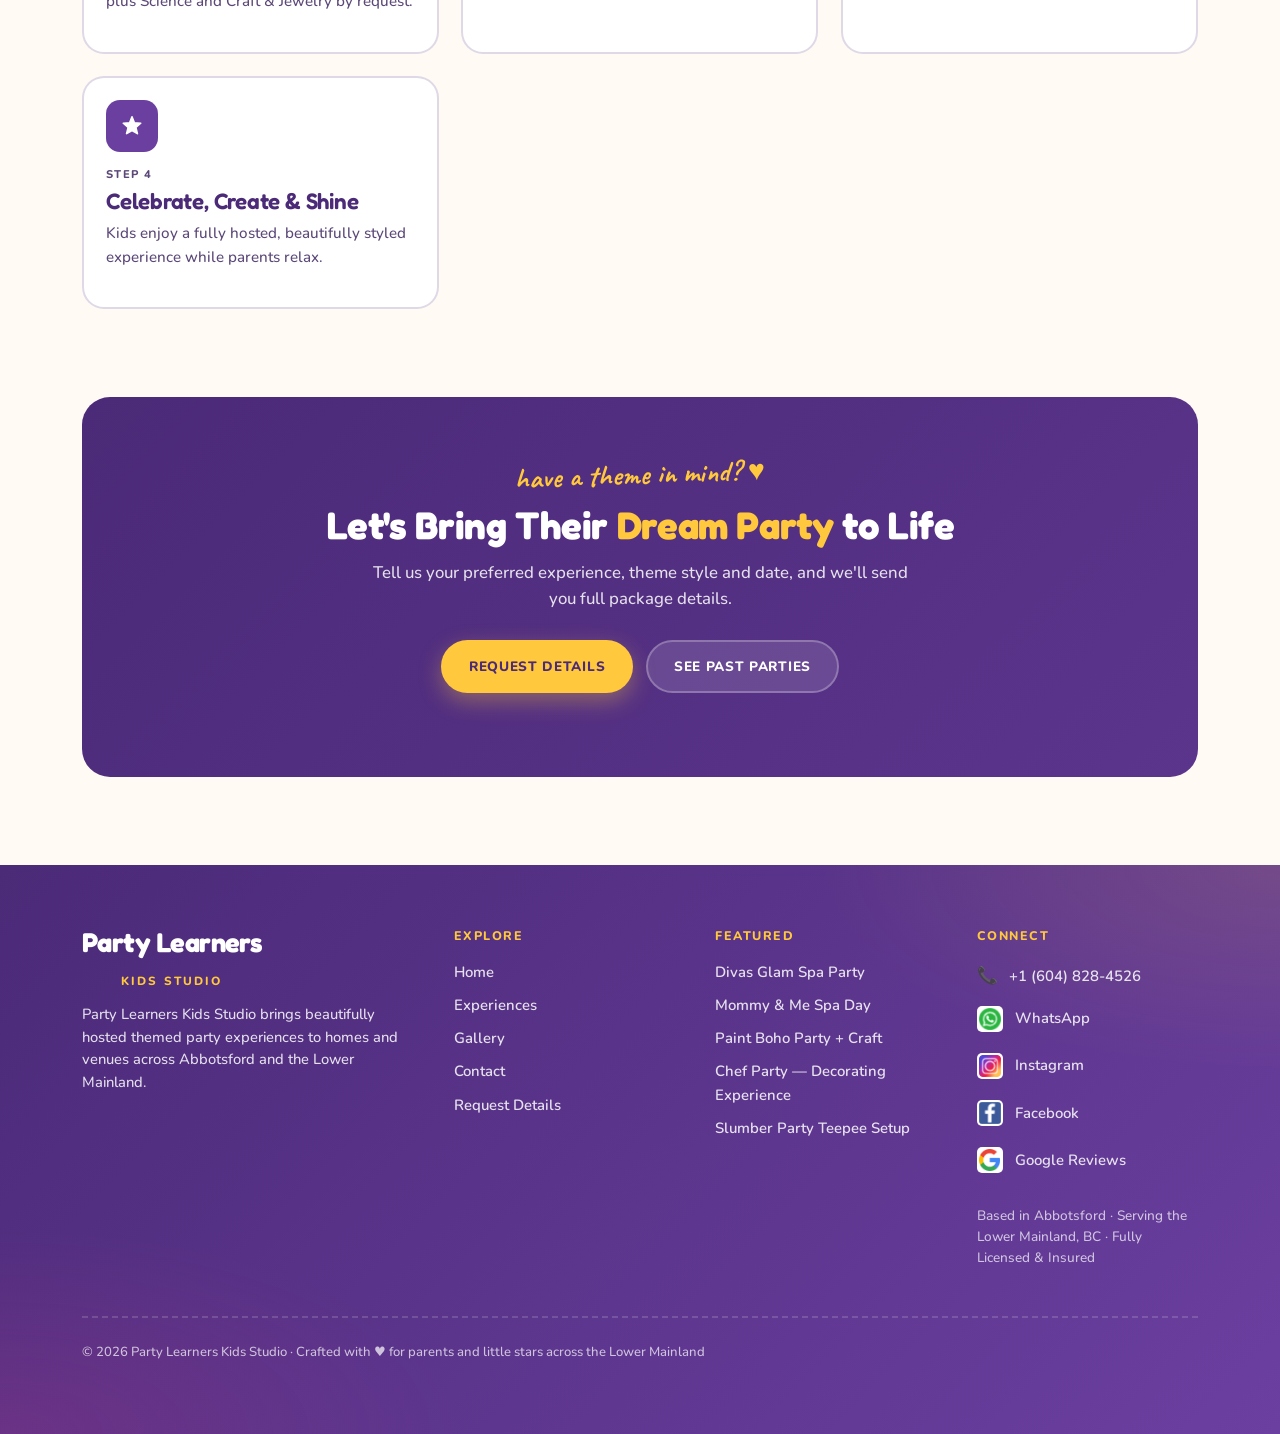
<file: party-themes.html>
<!DOCTYPE html>
<html lang="en">
<head>
  <meta charset="UTF-8" />
  <meta name="viewport" content="width=device-width, initial-scale=1.0" />
  <title>Redirecting to Experiences | Party Learners Kids Studio</title>
  <!-- This page has moved permanently. GitHub Pages does not support true 301 headers,
       so we use the closest static-hosting equivalent: meta refresh + canonical + JS fallback.
       Search engines treat this combination as a soft redirect to the new URL. -->
  <link rel="canonical" href="https://www.partylearners.ca/experiences.html" />
  <meta http-equiv="refresh" content="0; url=/experiences.html" />
  <meta name="robots" content="noindex, follow" />
  <script>window.location.replace('/experiences.html' + window.location.hash);</script>
  <style>
    body { font-family: system-ui, -apple-system, "Segoe UI", sans-serif; padding: 40px; text-align: center; color: #23123c; }
    a { color: #e83e8c; font-weight: 700; }
  </style>
</head>
<body>
  <p>This page has moved to <a href="/experiences.html">/experiences.html</a>.</p>
  <p>If you are not redirected automatically, please click the link above.</p>
</body>
</html>
</file>
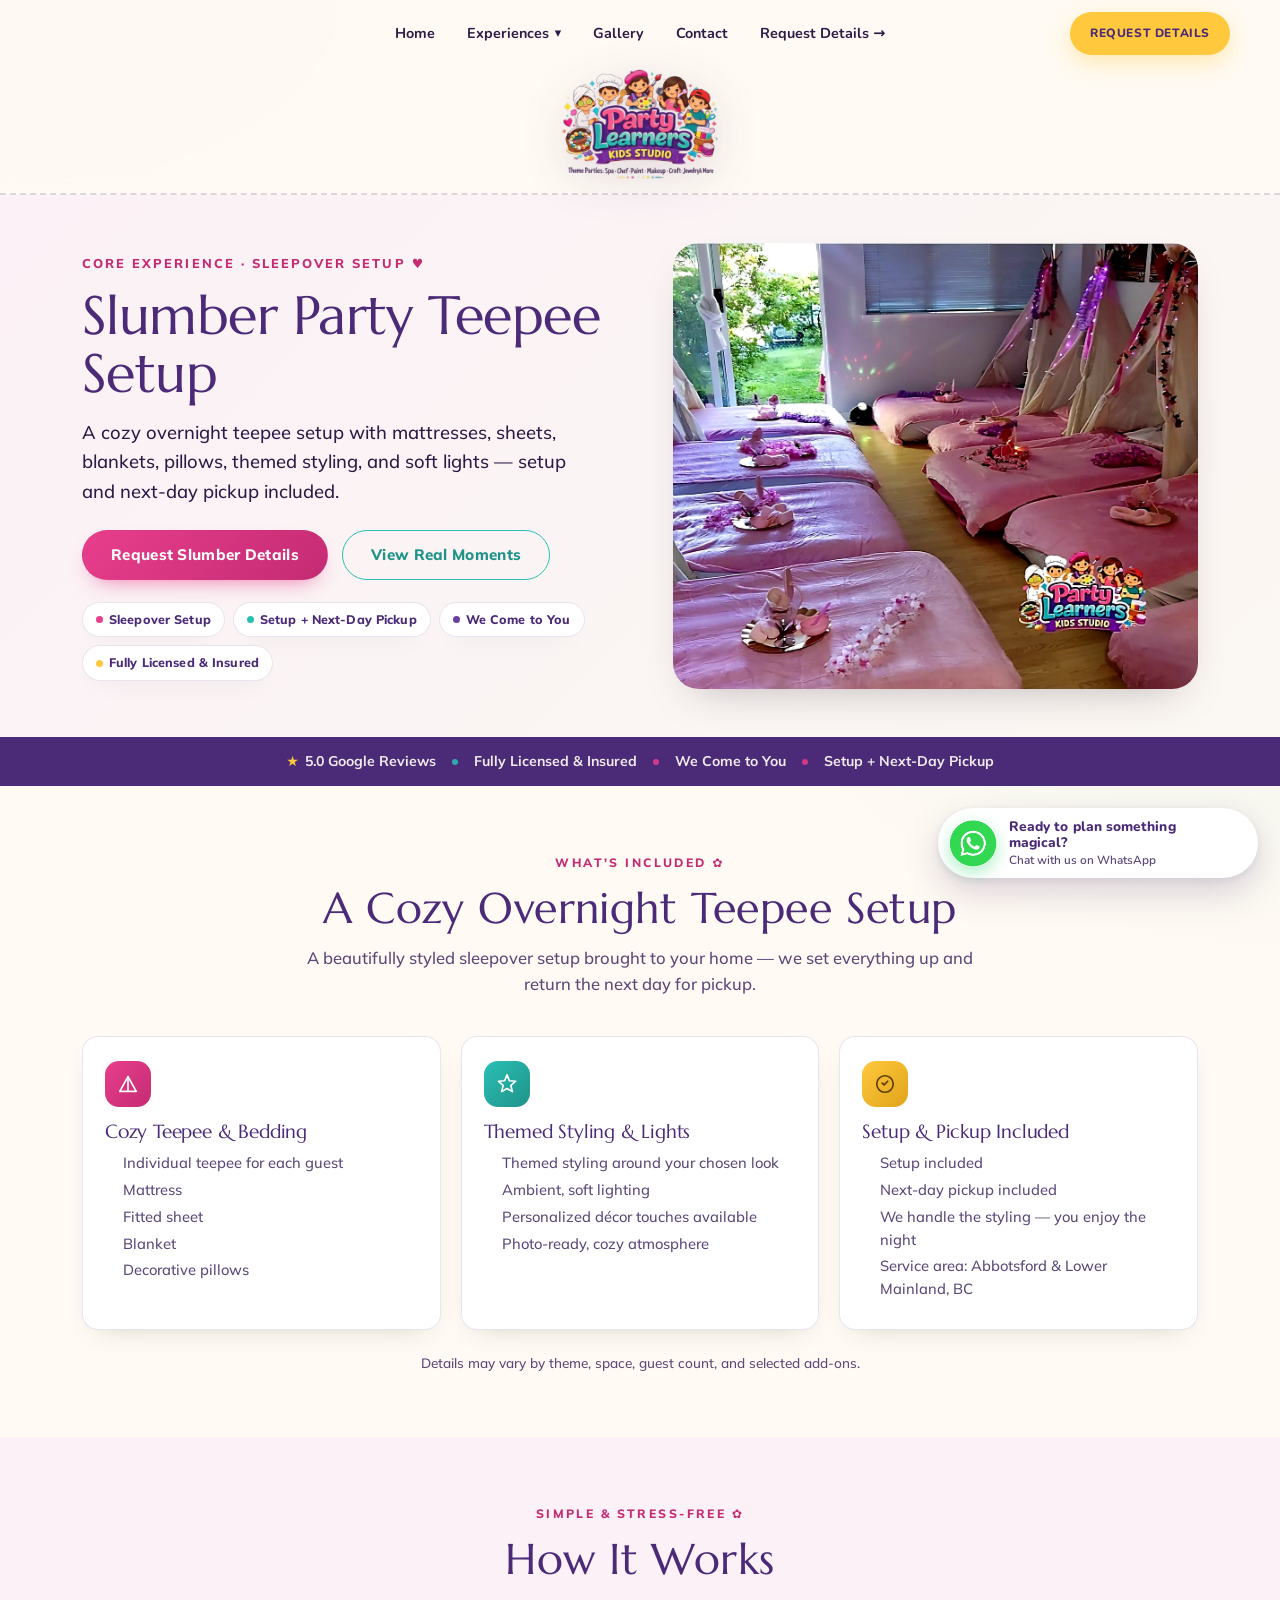
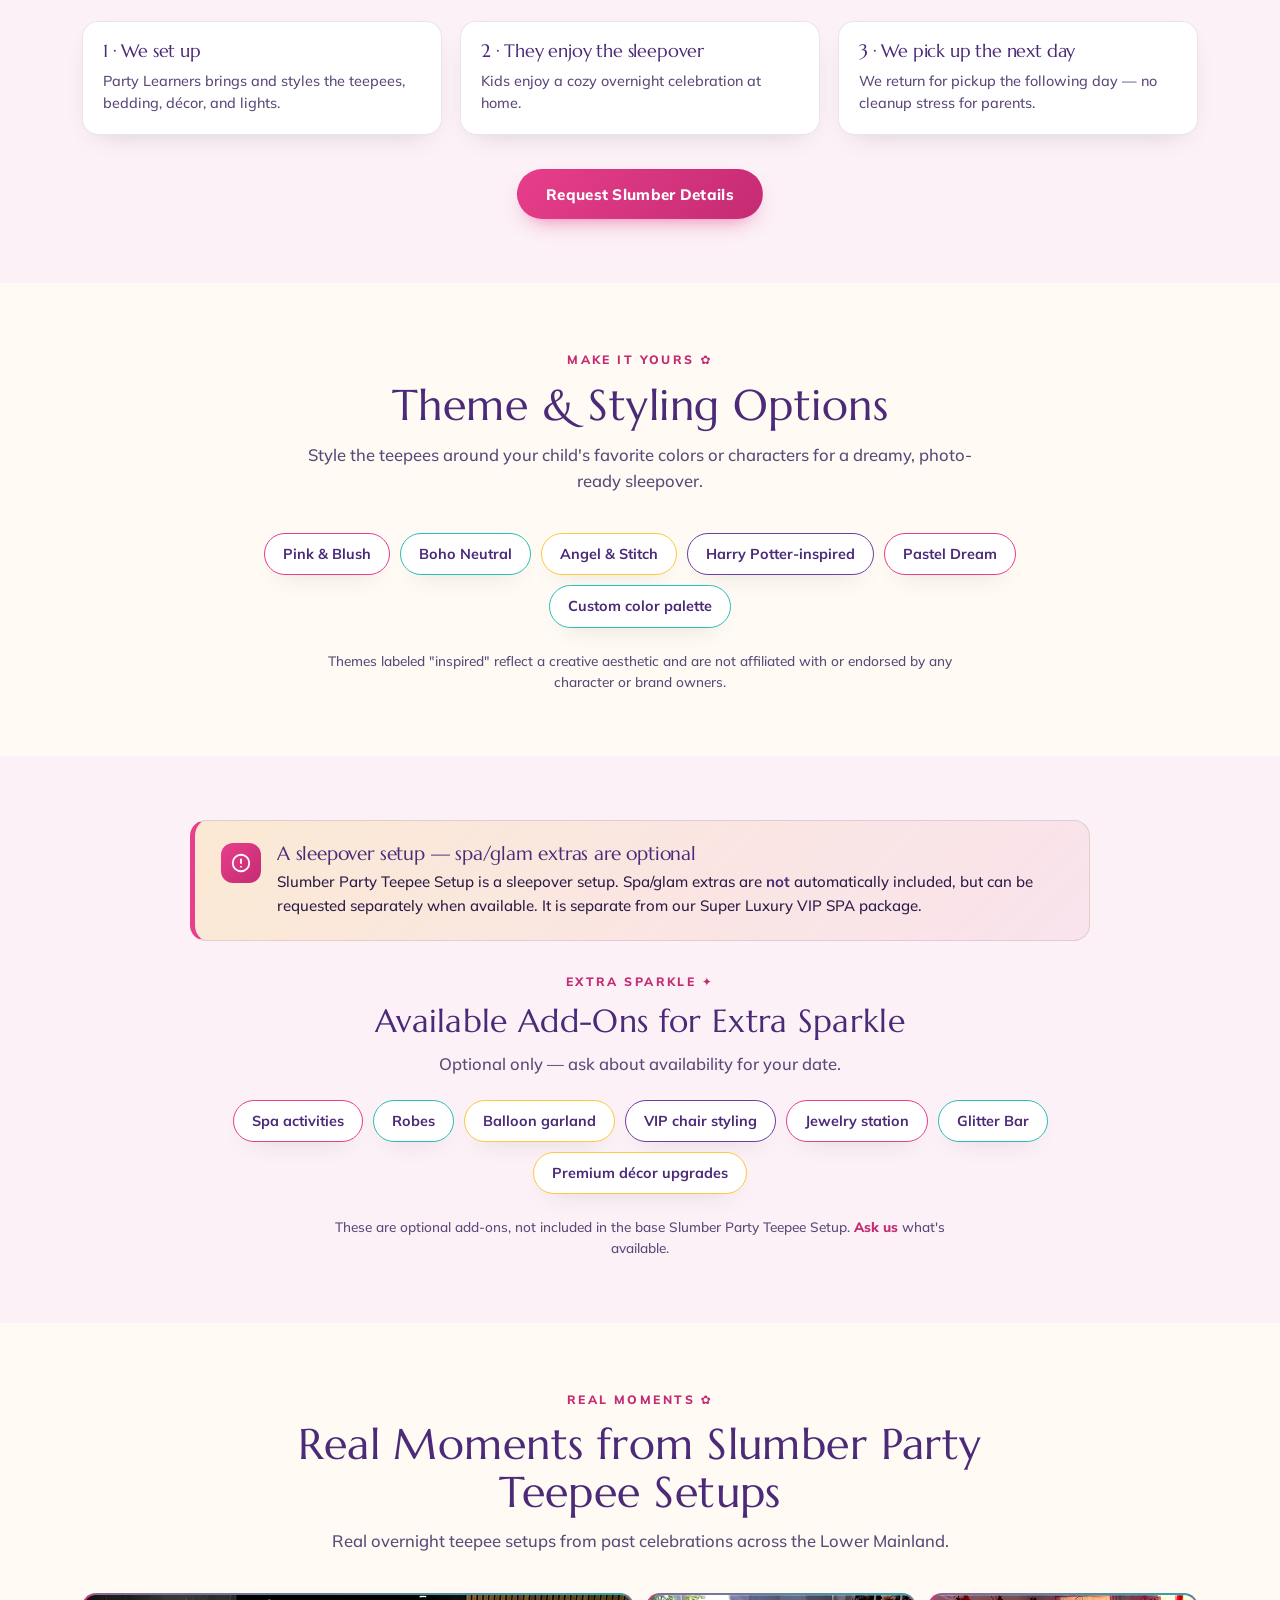
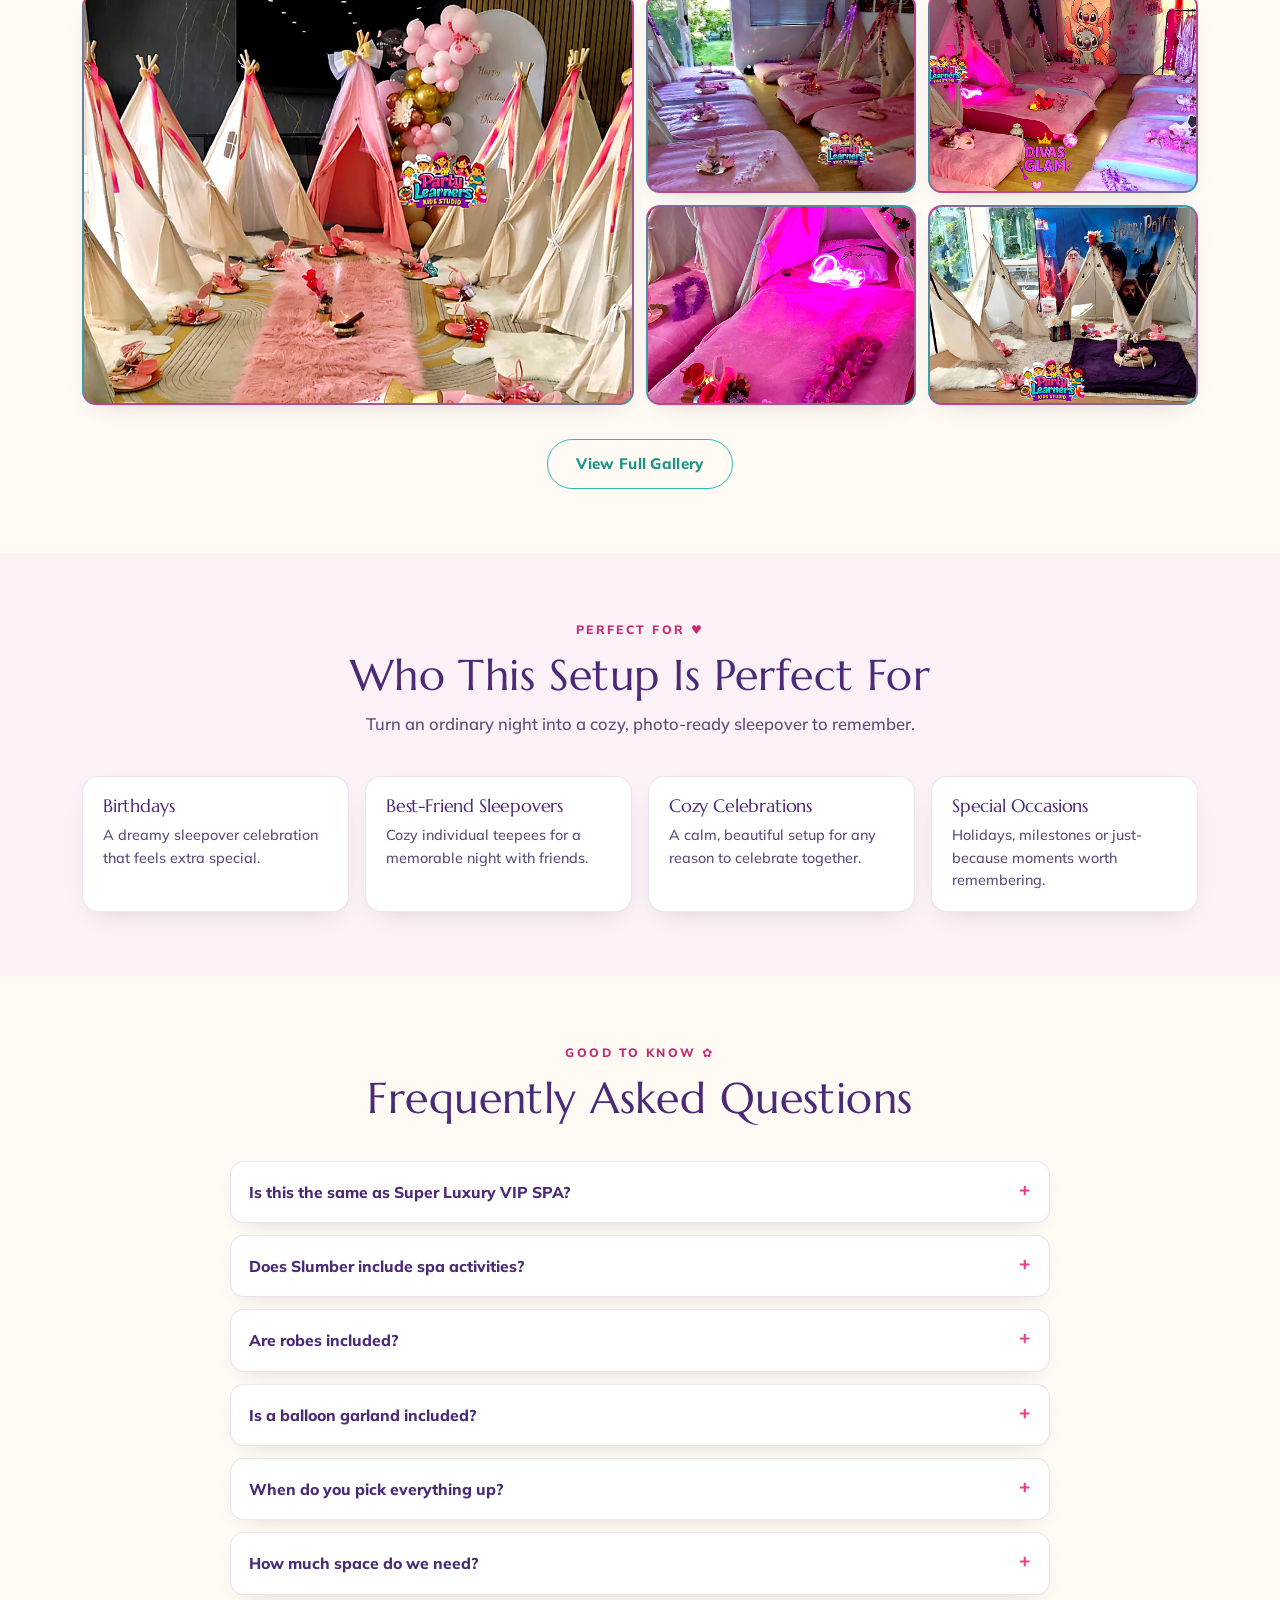
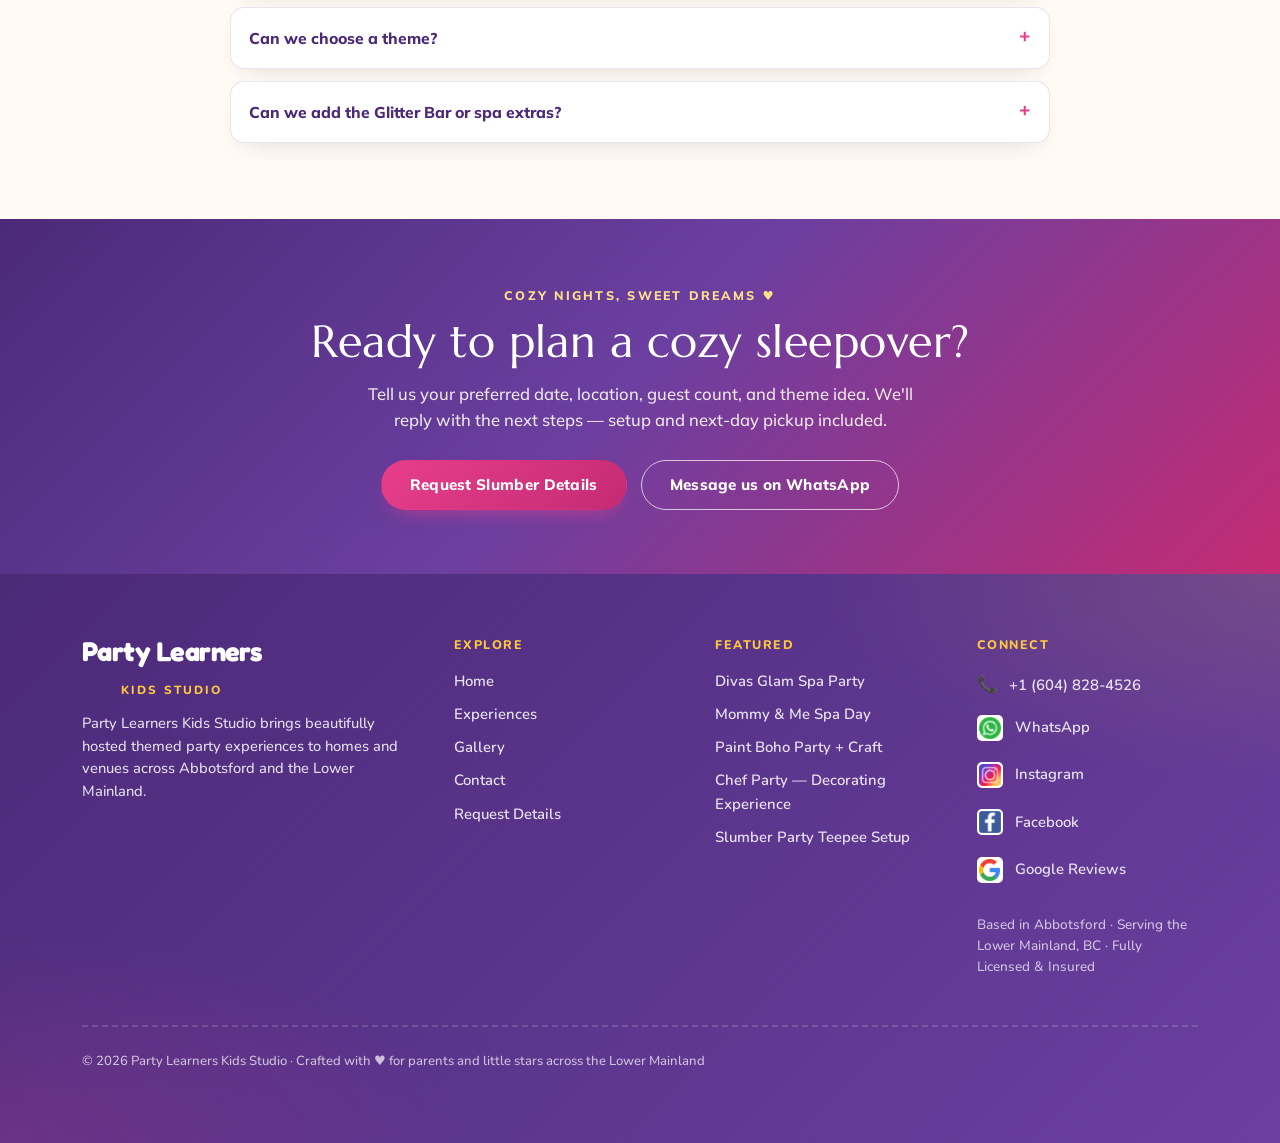
<file: slumber-party-teepee-setup.html>
<!DOCTYPE html>
<html lang="en">
<head>
  <meta charset="UTF-8" />
  <meta name="viewport" content="width=device-width, initial-scale=1.0" />
  <title>Slumber Party Teepee Setup | Kids Sleepover Teepees in the Lower Mainland</title>
  <meta name="description" content="A cozy overnight teepee sleepover setup for kids — individual teepees, mattresses, bedding, themed styling and soft lights, with setup and next-day pickup included. Serving Abbotsford and the Lower Mainland, BC." />
  <link rel="preconnect" href="https://fonts.googleapis.com" />
  <link rel="preconnect" href="https://fonts.gstatic.com" crossorigin />
  <link href="https://fonts.googleapis.com/css2?family=Fredoka:wght@400;500;600;700&family=Nunito:wght@500;600;700;800&family=Caveat:wght@700&family=Playfair+Display:ital,wght@1,500;1,600;1,700&family=Marcellus&family=Cormorant+Garamond:wght@500;600;700&family=Mulish:wght@400;500;600;700;800&display=swap" rel="stylesheet" />
  <link rel="preload" as="image" href="images/logo-banner.png" />
  <link rel="preload" as="image" href="images/luxury-slumber-wide-pink-window.jpg?v=2" />
  <link rel="stylesheet" href="css/style.css?v=68" />
  <link rel="stylesheet" href="css/service-v2.css?v=68" />
  <link rel="canonical" href="https://www.partylearners.ca/slumber-party-teepee-setup.html" />

  <meta property="og:type" content="website" />
  <meta property="og:title" content="Slumber Party Teepee Setup | Kids Sleepover Teepees in the Lower Mainland" />
  <meta property="og:description" content="A cozy overnight teepee sleepover setup for kids with bedding, themed styling and soft lights — setup and next-day pickup included." />
  <meta property="og:image" content="https://www.partylearners.ca/images/luxury-slumber-wide-pink-window.jpg" />
  <meta property="og:url" content="https://www.partylearners.ca/slumber-party-teepee-setup.html" />
  <meta property="og:site_name" content="Party Learners Kids Studio" />
  <meta name="twitter:card" content="summary_large_image" />
  <meta name="twitter:title" content="Slumber Party Teepee Setup | Party Learners Kids Studio" />
  <meta name="twitter:description" content="A cozy overnight teepee sleepover setup for kids — bedding, themed styling, soft lights, setup and next-day pickup included." />
  <meta name="twitter:image" content="https://www.partylearners.ca/images/luxury-slumber-wide-pink-window.jpg" />
  <link rel="icon" href="images/logo.jpeg" />

  <!-- Service schema -->
  <script type="application/ld+json">
  {
    "@context": "https://schema.org",
    "@type": "Service",
    "name": "Slumber Party Teepee Setup",
    "serviceType": "Kids overnight teepee sleepover setup",
    "provider": {
      "@type": "LocalBusiness",
      "name": "Party Learners Kids Studio",
      "url": "https://www.partylearners.ca/"
    },
    "areaServed": [
      { "@type": "City", "name": "Abbotsford" },
      { "@type": "AdministrativeArea", "name": "Lower Mainland, British Columbia" }
    ],
    "url": "https://www.partylearners.ca/slumber-party-teepee-setup.html",
    "image": "https://www.partylearners.ca/images/luxury-slumber-wide-pink-window.jpg",
    "description": "A styled overnight teepee sleepover setup with individual teepees, mattresses, fitted sheets, blankets, decorative pillows, themed décor and ambient lighting. Party Learners sets up and returns the next day for pickup. Spa activities, robes, balloon garlands, jewelry station, VIP chair styling and Glitter Bar are not automatically included and can be requested separately when available."
  }
  </script>

  <!-- FAQPage schema -->
  <script type="application/ld+json">
  {
    "@context": "https://schema.org",
    "@type": "FAQPage",
    "mainEntity": [
      {
        "@type": "Question",
        "name": "Is this the same as Super Luxury VIP SPA?",
        "acceptedAnswer": { "@type": "Answer", "text": "No. Slumber Party Teepee Setup is a separate overnight sleepover setup. Super Luxury VIP SPA is a spa/glam party package. Slumber does not automatically include spa activities, robes, garlands or VIP spa extras." }
      },
      {
        "@type": "Question",
        "name": "Does Slumber include spa activities?",
        "acceptedAnswer": { "@type": "Answer", "text": "No — spa activities are not automatically included. They can be requested as an optional add-on when available." }
      },
      {
        "@type": "Question",
        "name": "Are robes included?",
        "acceptedAnswer": { "@type": "Answer", "text": "Robes are not automatically included in the base Slumber setup. They can be requested as an optional add-on when available." }
      },
      {
        "@type": "Question",
        "name": "Is a balloon garland included?",
        "acceptedAnswer": { "@type": "Answer", "text": "A balloon garland is not automatically included. It can be added as an optional premium décor add-on when available." }
      },
      {
        "@type": "Question",
        "name": "When do you pick everything up?",
        "acceptedAnswer": { "@type": "Answer", "text": "We set up the teepees, bedding, décor and lights, and return the next day for pickup. Setup and next-day pickup are included." }
      },
      {
        "@type": "Question",
        "name": "How much space do we need?",
        "acceptedAnswer": { "@type": "Answer", "text": "Each guest needs room for an individual teepee with a mattress. Tell us your guest count and room size, and we'll let you know the best setup for your space." }
      },
      {
        "@type": "Question",
        "name": "Can we choose a theme?",
        "acceptedAnswer": { "@type": "Answer", "text": "Yes — the teepee styling can be themed around your child's favorite colors or characters. Themed styling is inspired only and not affiliated with any character or brand owners." }
      },
      {
        "@type": "Question",
        "name": "Can we add the Glitter Bar or spa extras?",
        "acceptedAnswer": { "@type": "Answer", "text": "Yes — the Glitter Bar, spa activities, robes, balloon garlands, jewelry station and VIP chair styling can all be requested separately as optional add-ons when available." }
      }
    ]
  }
  </script>
</head>
<body class="svc-v2">
<!-- ============================================================
     PRICE ANCHOR PLACEHOLDER — DO NOT PUBLISH until Jenny confirms the numbers.
     (Currently commented out so nothing is visible on the live site.)
     When approved, add ONE of these as a <p> near the hero sub-text or package details:
       Option A:  Starting at $___
       Option B:  Packages from $___
       Option C:  Most parties range from $___ to $___ depending on setup, guest count, travel, and add-ons.
     ============================================================ -->

<header class="site-header">
  <div class="container nav-wrap">
    <a href="index.html" class="brand"><img src="images/logo-banner.png" alt="Party Learners Kids Studio" class="brand-logo" width="800" height="537" decoding="async" fetchpriority="high" /></a>
    <nav>
      <ul class="nav-links" id="primary-menu">
        <li><a href="index.html">Home</a></li>
        <li class="has-submenu">
          <button type="button" class="submenu-toggle" aria-haspopup="true" aria-expanded="false" aria-controls="submenu-experiences">Experiences <span class="submenu-caret" aria-hidden="true">▾</span></button>
          <ul class="submenu" id="submenu-experiences" role="menu">
            <li role="none"><a role="menuitem" href="experiences.html">All Experiences (Compare)</a></li>
            <li role="none"><a role="menuitem" href="divas-glam-spa-party.html">Divas Glam Spa Party</a></li>
            <li role="none"><a role="menuitem" href="mommy-and-me-spa-day.html">Mommy &amp; Me Spa Day</a></li>
            <li role="none"><a role="menuitem" href="paint-boho-party.html">Paint Boho Party + Craft</a></li>
            <li role="none"><a role="menuitem" href="chef-party.html">Chef Party — Decorating Experience</a></li>
            <li role="none"><a role="menuitem" href="slumber-party-teepee-setup.html">Slumber Party Teepee Setup</a></li>
            <li role="none"><a role="menuitem" href="experiences.html#coming-soon">Science Party — Available by Request</a></li>
            <li role="none"><a role="menuitem" href="experiences.html#coming-soon">Craft &amp; Jewelry Party — Available by Request</a></li>
          </ul>
        </li>
        <li><a href="gallery.html">Gallery</a></li>
        <li><a href="contact.html">Contact</a></li>
        <li><a href="contact.html" class="menu-cta">Request Details →</a></li>
      </ul>
    </nav>
    <div class="nav-cta">
      <a href="contact.html" class="btn btn-primary btn-sm">Request Details</a>
      <button class="nav-toggle" aria-label="Toggle menu" aria-expanded="false" aria-controls="primary-menu"><span></span></button>
    </div>
  </div>
</header>

<!-- ============== 1. SERVICE HERO ============== -->
<section class="sv-hero">
  <div class="container">
    <div class="sv-hero__grid">
      <div class="sv-hero__panel">
        <span class="sv-hero__eyebrow">core experience · sleepover setup ♥</span>
        <h1 class="sv-hero__title">Slumber Party Teepee Setup</h1>
        <p class="sv-hero__sub">A cozy overnight teepee setup with mattresses, sheets, blankets, pillows, themed styling, and soft lights — setup and next-day pickup included.</p>
        <div class="sv-hero__actions">
          <a href="contact.html" class="pv-btn">Request Slumber Details</a>
          <a href="#real-moments" class="pv-btn pv-btn--ghost-plum">View Real Moments</a>
        </div>
        <div class="sv-hero__badges">
          <span class="sv-badge">Sleepover Setup</span>
          <span class="sv-badge">Setup + Next-Day Pickup</span>
          <span class="sv-badge">We Come to You</span>
          <span class="sv-badge">Fully Licensed &amp; Insured</span>
        </div>
      </div>
      <div class="sv-hero__media">
        <picture>
          <source type="image/webp" srcset="images/luxury-slumber-wide-pink-window.webp?v=2" />
          <img src="images/luxury-slumber-wide-pink-window.jpg?v=2" alt="Slumber Party Teepee Setup with cream and pink teepees, cozy bedding, soft lights and themed styling" width="1984" height="996" fetchpriority="high" decoding="async" />
        </picture>
      </div>
    </div>
  </div>
</section>

<!-- ============== 2. MINI TRUST STRIP ============== -->
<div class="sv-trust" aria-label="Why parents choose Party Learners">
  <div class="container sv-trust__inner">
    <span class="sv-trust__item"><span class="star" aria-hidden="true">★</span> 5.0 Google Reviews</span>
    <span class="sv-trust__sep" aria-hidden="true"></span>
    <span class="sv-trust__item">Fully Licensed &amp; Insured</span>
    <span class="sv-trust__sep" aria-hidden="true"></span>
    <span class="sv-trust__item">We Come to You</span>
    <span class="sv-trust__sep" aria-hidden="true"></span>
    <span class="sv-trust__item">Setup + Next-Day Pickup</span>
  </div>
</div>

<!-- ============== 3. WHAT'S INCLUDED ============== -->
<section class="sv-section">
  <div class="container">
    <div class="sv-head">
      <span class="sv-eyebrow">what's included ✿</span>
      <h2 class="sv-h2">A Cozy Overnight Teepee Setup</h2>
      <p class="sv-lead">A beautifully styled sleepover setup brought to your home — we set everything up and return the next day for pickup.</p>
    </div>
    <div class="sv-inc-grid">
      <div class="sv-inc">
        <span class="sv-inc__icon" aria-hidden="true"><svg viewBox="0 0 24 24" width="22" height="22" fill="none" stroke="currentColor" stroke-width="1.8" stroke-linecap="round" stroke-linejoin="round"><path d="M3 20l9-16 9 16z"/><path d="M12 4v16"/></svg></span>
        <h3>Cozy Teepee &amp; Bedding</h3>
        <ul>
          <li>Individual teepee for each guest</li>
          <li>Mattress</li>
          <li>Fitted sheet</li>
          <li>Blanket</li>
          <li>Decorative pillows</li>
        </ul>
      </div>
      <div class="sv-inc">
        <span class="sv-inc__icon" aria-hidden="true"><svg viewBox="0 0 24 24" width="22" height="22" fill="none" stroke="currentColor" stroke-width="1.8" stroke-linecap="round" stroke-linejoin="round"><path d="M12 2l2.6 6.4 6.9.6-5.3 4.6 1.7 6.7L12 16.9 6.1 20.3l1.7-6.7-5.3-4.6 6.9-.6L12 2z"/></svg></span>
        <h3>Themed Styling &amp; Lights</h3>
        <ul>
          <li>Themed styling around your chosen look</li>
          <li>Ambient, soft lighting</li>
          <li>Personalized décor touches available</li>
          <li>Photo-ready, cozy atmosphere</li>
        </ul>
      </div>
      <div class="sv-inc">
        <span class="sv-inc__icon" aria-hidden="true"><svg viewBox="0 0 24 24" width="22" height="22" fill="none" stroke="currentColor" stroke-width="1.8" stroke-linecap="round" stroke-linejoin="round"><path d="M9 11l2 2 4-4"/><circle cx="12" cy="12" r="9"/></svg></span>
        <h3>Setup &amp; Pickup Included</h3>
        <ul>
          <li>Setup included</li>
          <li>Next-day pickup included</li>
          <li>We handle the styling — you enjoy the night</li>
          <li>Service area: Abbotsford &amp; Lower Mainland, BC</li>
        </ul>
      </div>
    </div>
    <p class="sv-note">Details may vary by theme, space, guest count, and selected add-ons.</p>
  </div>
</section>

<!-- ============== 4. HOW IT WORKS ============== -->
<section class="sv-section sv-section--soft">
  <div class="container">
    <div class="sv-head">
      <span class="sv-eyebrow">simple &amp; stress-free ✿</span>
      <h2 class="sv-h2">How It Works</h2>
    </div>
    <div class="sv-spec-grid">
      <div class="sv-spec"><h3>1 · We set up</h3><p>Party Learners brings and styles the teepees, bedding, décor, and lights.</p></div>
      <div class="sv-spec"><h3>2 · They enjoy the sleepover</h3><p>Kids enjoy a cozy overnight celebration at home.</p></div>
      <div class="sv-spec"><h3>3 · We pick up the next day</h3><p>We return for pickup the following day — no cleanup stress for parents.</p></div>
    </div>
    <div class="sv-center">
      <a href="contact.html" class="pv-btn">Request Slumber Details</a>
    </div>
  </div>
</section>

<!-- ============== 5. THEME & STYLING OPTIONS ============== -->
<section class="sv-section">
  <div class="container">
    <div class="sv-head">
      <span class="sv-eyebrow">make it yours ✿</span>
      <h2 class="sv-h2">Theme &amp; Styling Options</h2>
      <p class="sv-lead">Style the teepees around your child's favorite colors or characters for a dreamy, photo-ready sleepover.</p>
    </div>
    <div class="sv-chips">
      <span class="sv-chip">Pink &amp; Blush</span>
      <span class="sv-chip">Boho Neutral</span>
      <span class="sv-chip">Angel &amp; Stitch</span>
      <span class="sv-chip">Harry Potter-inspired</span>
      <span class="sv-chip">Pastel Dream</span>
      <span class="sv-chip">Custom color palette</span>
    </div>
    <p class="sv-note">Themes labeled "inspired" reflect a creative aesthetic and are not affiliated with or endorsed by any character or brand owners.</p>
  </div>
</section>

<!-- ============== 6. AVAILABLE ADD-ONS / NOT INCLUDED BY DEFAULT ============== -->
<section class="sv-section sv-section--soft">
  <div class="container">
    <div class="sv-banner" style="margin-bottom:28px">
      <span class="sv-banner__icon" aria-hidden="true"><svg viewBox="0 0 24 24" width="22" height="22" fill="none" stroke="currentColor" stroke-width="2" stroke-linecap="round" stroke-linejoin="round"><circle cx="12" cy="12" r="9"/><path d="M12 8v4"/><path d="M12 16h.01"/></svg></span>
      <div>
        <h3>A sleepover setup — spa/glam extras are optional</h3>
        <p>Slumber Party Teepee Setup is a sleepover setup. Spa/glam extras are <strong>not</strong> automatically included, but can be requested separately when available. It is separate from our Super Luxury VIP SPA package.</p>
      </div>
    </div>
    <div class="sv-head" style="margin-bottom:22px">
      <span class="sv-eyebrow">extra sparkle ✦</span>
      <h2 class="sv-h2" style="font-size:clamp(1.5rem,3.2vw,2rem)">Available Add-Ons for Extra Sparkle</h2>
      <p class="sv-lead">Optional only — ask about availability for your date.</p>
    </div>
    <div class="sv-chips">
      <span class="sv-chip">Spa activities</span>
      <span class="sv-chip">Robes</span>
      <span class="sv-chip">Balloon garland</span>
      <span class="sv-chip">VIP chair styling</span>
      <span class="sv-chip">Jewelry station</span>
      <span class="sv-chip">Glitter Bar</span>
      <span class="sv-chip">Premium décor upgrades</span>
    </div>
    <p class="sv-note">These are optional add-ons, not included in the base Slumber Party Teepee Setup. <a href="contact.html" style="color:var(--party-fuchsia);font-weight:800;text-decoration:none">Ask us</a> what's available.</p>
  </div>
</section>

<!-- ============== 7. REAL MOMENTS GALLERY ============== -->
<section class="sv-section" id="real-moments">
  <div class="container">
    <div class="sv-head">
      <span class="sv-eyebrow">real moments ✿</span>
      <h2 class="sv-h2">Real Moments from Slumber Party Teepee Setups</h2>
      <p class="sv-lead">Real overnight teepee setups from past celebrations across the Lower Mainland.</p>
    </div>
    <div class="sv-gallery gallery-editorial">
      <div class="gallery-item feature">
        <picture>
          <source type="image/webp" srcset="images/luxury-slumber-happy-birthday-dara.webp" />
          <img src="images/luxury-slumber-happy-birthday-dara.jpg" alt="Slumber Party Teepee Setup with multiple cream and pink teepees, cozy bedding and themed backdrop" loading="lazy" decoding="async" />
        </picture>
      </div>
      <div class="gallery-item">
        <picture>
          <source type="image/webp" srcset="images/luxury-slumber-wide-pink-window.webp?v=2" />
          <img src="images/luxury-slumber-wide-pink-window.jpg?v=2" alt="Wide view of a Slumber Party Teepee Setup with cream teepees, pink bedding and fairy lights" loading="lazy" decoding="async" />
        </picture>
      </div>
      <div class="gallery-item">
        <picture>
          <source type="image/webp" srcset="images/luxury-slumber-stitch-divas.webp" />
          <img src="images/luxury-slumber-stitch-divas.jpg" alt="Slumber Party Teepee Setup with Angel & Stitch themed backdrop, pink teepees and ambient lighting" loading="lazy" decoding="async" />
        </picture>
      </div>
      <div class="gallery-item">
        <picture>
          <source type="image/webp" srcset="images/luxury-slumber-divas-neon-teepee.webp" />
          <img src="images/luxury-slumber-divas-neon-teepee.jpg" alt="Close-up of a single Slumber Party teepee with cozy pink bedding, flower garlands and soft lighting" loading="lazy" decoding="async" />
        </picture>
      </div>
      <div class="gallery-item">
        <picture>
          <source type="image/webp" srcset="images/luxury-slumber-harry-potter-theme.webp" />
          <img src="images/luxury-slumber-harry-potter-theme.jpg" alt="Harry Potter-inspired Slumber Party Teepee Setup with cream teepees and themed backdrop" loading="lazy" decoding="async" />
        </picture>
      </div>
    </div>
    <div class="sv-center">
      <a href="gallery.html" class="pv-btn pv-btn--ghost-plum">View Full Gallery</a>
    </div>
  </div>
</section>

<!-- ============== 8. PERFECT FOR ============== -->
<section class="sv-section sv-section--soft">
  <div class="container">
    <div class="sv-head">
      <span class="sv-eyebrow">perfect for ♥</span>
      <h2 class="sv-h2">Who This Setup Is Perfect For</h2>
      <p class="sv-lead">Turn an ordinary night into a cozy, photo-ready sleepover to remember.</p>
    </div>
    <div class="sv-perfect">
      <div class="sv-spec"><h3>Birthdays</h3><p>A dreamy sleepover celebration that feels extra special.</p></div>
      <div class="sv-spec"><h3>Best-Friend Sleepovers</h3><p>Cozy individual teepees for a memorable night with friends.</p></div>
      <div class="sv-spec"><h3>Cozy Celebrations</h3><p>A calm, beautiful setup for any reason to celebrate together.</p></div>
      <div class="sv-spec"><h3>Special Occasions</h3><p>Holidays, milestones or just-because moments worth remembering.</p></div>
    </div>
  </div>
</section>

<!-- ============== 9. FAQ ============== -->
<section class="sv-section">
  <div class="container">
    <div class="sv-head">
      <span class="sv-eyebrow">good to know ✿</span>
      <h2 class="sv-h2">Frequently Asked Questions</h2>
    </div>
    <div class="sv-faq">
      <details>
        <summary>Is this the same as Super Luxury VIP SPA?</summary>
        <p>No. Slumber Party Teepee Setup is a separate overnight sleepover setup. <strong>Super Luxury VIP SPA</strong> is a spa/glam party package with premium spa styling. Slumber does not automatically include spa activities, robes, garlands or VIP spa extras.</p>
      </details>
      <details>
        <summary>Does Slumber include spa activities?</summary>
        <p>No — spa activities are not automatically included. They can be requested as an optional add-on when available.</p>
      </details>
      <details>
        <summary>Are robes included?</summary>
        <p>Robes are not automatically included in the base Slumber setup. They can be requested as an optional add-on when available.</p>
      </details>
      <details>
        <summary>Is a balloon garland included?</summary>
        <p>A balloon garland is not automatically included. It can be added as an optional premium décor add-on when available.</p>
      </details>
      <details>
        <summary>When do you pick everything up?</summary>
        <p>We set up the teepees, bedding, décor and lights, and return the next day for pickup. Setup and next-day pickup are included.</p>
      </details>
      <details>
        <summary>How much space do we need?</summary>
        <p>Each guest needs room for an individual teepee with a mattress. Tell us your guest count and room size, and we'll let you know the best setup for your space.</p>
      </details>
      <details>
        <summary>Can we choose a theme?</summary>
        <p>Yes — the teepee styling can be themed around your child's favorite colors or characters. Themed styling is inspired only and not affiliated with any character or brand owners.</p>
      </details>
      <details>
        <summary>Can we add the Glitter Bar or spa extras?</summary>
        <p>Yes — the Glitter Bar, spa activities, robes, balloon garlands, jewelry station and VIP chair styling can all be requested separately as optional add-ons when available.</p>
      </details>
    </div>
  </div>
</section>

<!-- ============== 10. FINAL CTA ============== -->
<section class="sv-final">
  <div class="container">
    <span class="sv-final__eyebrow">cozy nights, sweet dreams ♥</span>
    <h2 class="sv-final__title">Ready to plan a cozy sleepover?</h2>
    <p class="sv-final__lead">Tell us your preferred date, location, guest count, and theme idea. We'll reply with the next steps — setup and next-day pickup included.</p>
    <div class="sv-final__actions">
      <a href="contact.html" class="pv-btn">Request Slumber Details</a>
      <a href="https://wa.me/16048284526?text=Hi!%20I%27d%20like%20to%20ask%20about%20a%20Slumber%20Party%20Teepee%20Setup%20with%20Party%20Learners%20Kids%20Studio." target="_blank" rel="noopener noreferrer" class="pv-btn pv-btn--ghost">Message us on WhatsApp</a>
    </div>
  </div>
</section>

<footer class="site-footer">
  <div class="container">
    <div class="footer-grid">
      <div class="footer-brand">
        <a href="index.html" class="brand footer-wordmark" aria-label="Party Learners Kids Studio">
          <span class="wm-line1">Party Learners</span>
          <span class="wm-line2">Kids Studio</span>
        </a>
        <p>Party Learners Kids Studio brings beautifully hosted themed party experiences to homes and venues across Abbotsford and the Lower Mainland.</p>
      </div>
      <div>
        <h4>Explore</h4>
        <ul>
          <li><a href="index.html">Home</a></li>
          <li><a href="experiences.html">Experiences</a></li>
          <li><a href="gallery.html">Gallery</a></li>
          <li><a href="contact.html">Contact</a></li>
          <li><a href="contact.html">Request Details</a></li>
        </ul>
      </div>
      <div>
        <h4>Featured</h4>
                <ul>
          <li><a href="divas-glam-spa-party.html">Divas Glam Spa Party</a></li>
          <li><a href="mommy-and-me-spa-day.html">Mommy &amp; Me Spa Day</a></li>
          <li><a href="paint-boho-party.html">Paint Boho Party + Craft</a></li>
          <li><a href="chef-party.html">Chef Party — Decorating Experience</a></li>
          <li><a href="slumber-party-teepee-setup.html">Slumber Party Teepee Setup</a></li>
        </ul>
      </div>
      <div>
        <h4>Connect</h4>
        <ul class="footer-connect">
          <li><a href="tel:+16048284526" aria-label="Call +1 604 828 4526"><span class="fc-ico fc-ico--phone" aria-hidden="true">📞</span> +1 (604) 828-4526</a></li>
          <li><a href="https://wa.me/16048284526?text=Hi%21%20I%27d%20like%20to%20ask%20about%20booking%20a%20kids%20party%20with%20Party%20Learners%20Kids%20Studio." target="_blank" rel="noopener noreferrer" aria-label="WhatsApp"><img class="fc-logo" src="images/brand-whatsapp.png" alt="" width="22" height="22" loading="lazy" /> WhatsApp</a></li>
          <li><a href="https://www.instagram.com/partylearnersdivas/" target="_blank" rel="noopener noreferrer" aria-label="Instagram"><img class="fc-logo" src="images/brand-instagram.png" alt="" width="22" height="22" loading="lazy" /> Instagram</a></li>
          <li><a href="https://www.facebook.com/profile.php?id=61575817507492" target="_blank" rel="noopener noreferrer" aria-label="Facebook"><img class="fc-logo" src="images/brand-facebook.png" alt="" width="22" height="22" loading="lazy" /> Facebook</a></li>
          <li><a href="https://share.google/UC2ASsx1LRt7J7YGp" target="_blank" rel="noopener noreferrer" aria-label="Google Reviews"><img class="fc-logo" src="images/brand-google.png" alt="" width="22" height="22" loading="lazy" /> Google Reviews</a></li>
        </ul>
        <ul class="mt-2">
          <li style="color:rgba(255,255,255,.7);font-size:.85rem">Based in Abbotsford · Serving the Lower Mainland, BC · Fully Licensed &amp; Insured</li>
        </ul>
      </div>
    </div>
    <div class="footer-bottom">
      <span>© 2026 Party Learners Kids Studio · Crafted with ♥ for parents and little stars across the Lower Mainland</span>
    </div>
  </div>
</footer>

<!-- ============== FLOATING WHATSAPP WIDGET ============== -->
<a class="whatsapp-float"
   href="https://wa.me/16048284526?text=Hi!%20I%27d%20like%20to%20ask%20about%20booking%20a%20kids%20party%20with%20Party%20Learners%20Kids%20Studio."
   target="_blank"
   rel="noopener noreferrer"
   aria-label="Chat with Party Learners on WhatsApp">
  <span class="whatsapp-float__icon" aria-hidden="true">
    <img src="images/whatsapp-icon.png" alt="" width="48" height="48" decoding="async" />
  </span>
  <span class="whatsapp-float__text">
    <strong>Ready to plan something magical?</strong>
    <small>Chat with us on WhatsApp</small>
  </span>
</a>

<script src="js/main.js?v=68"></script>
</body>
</html>
</file>
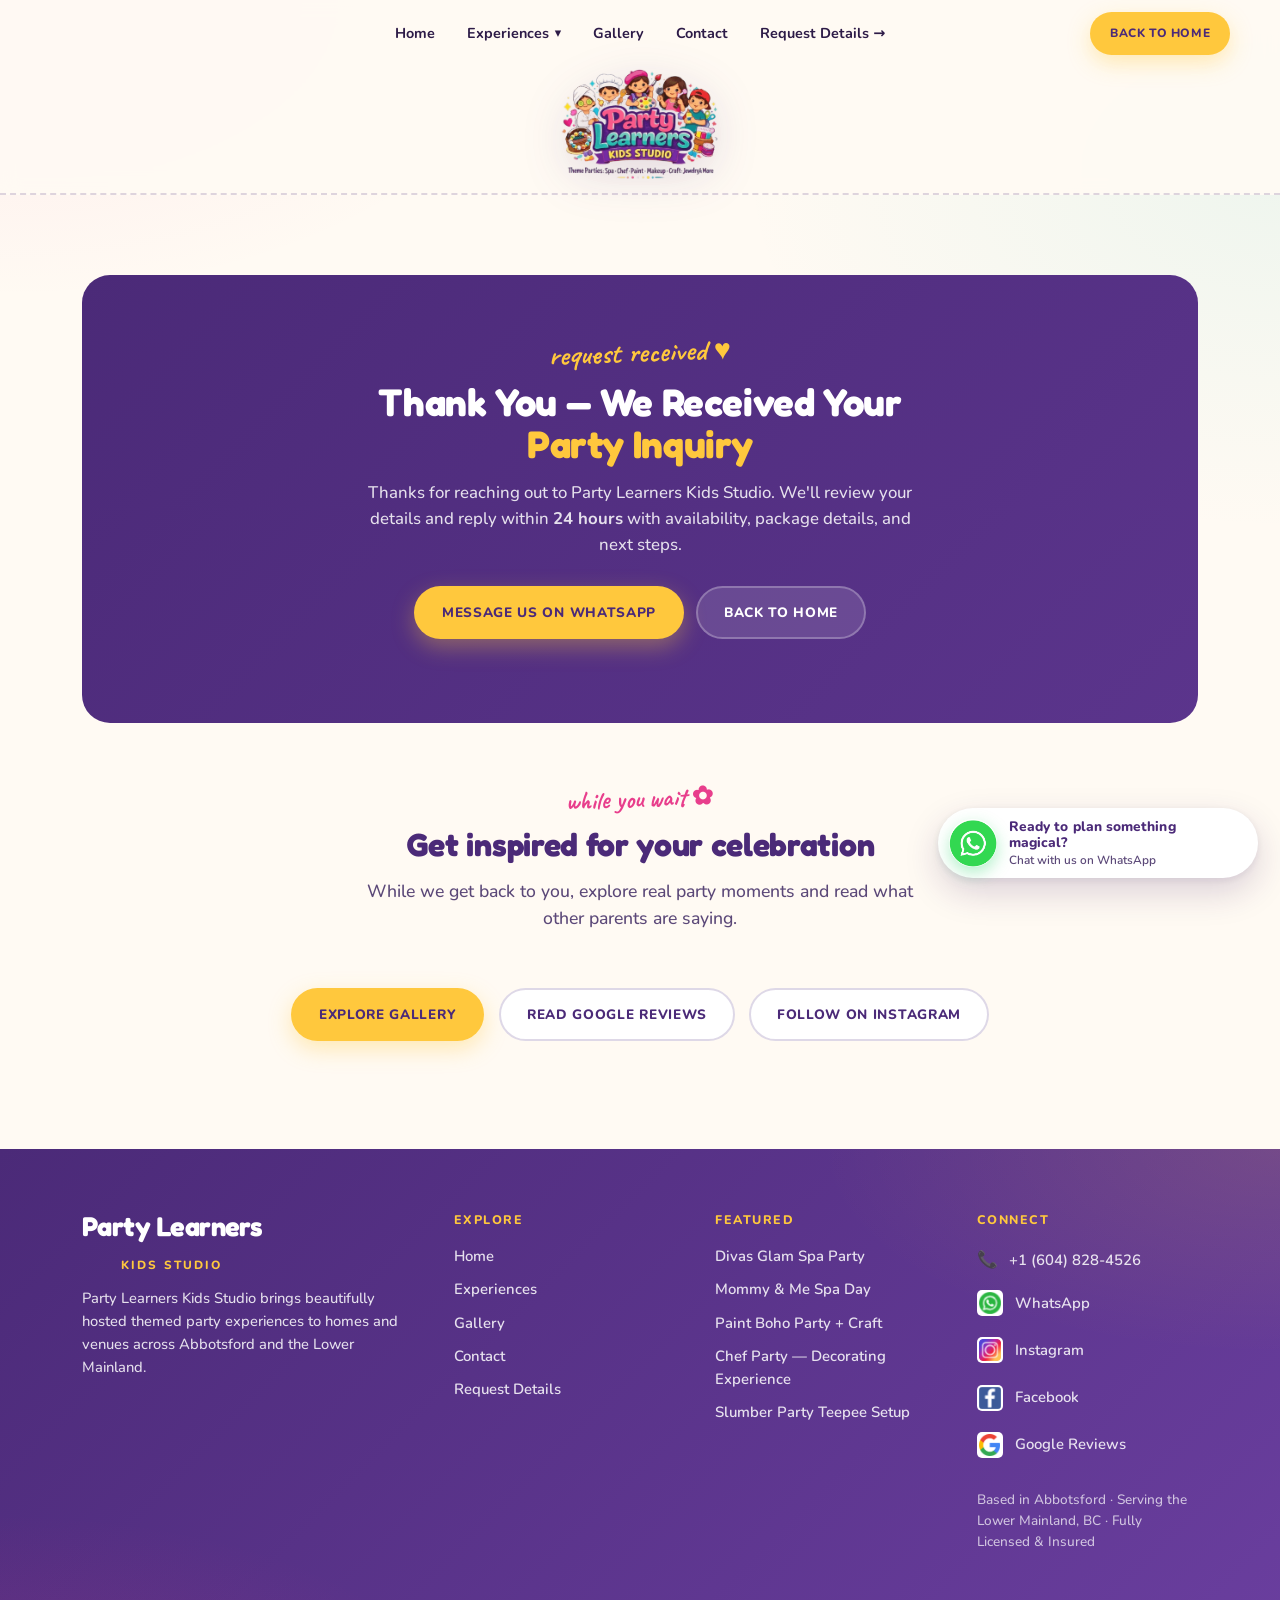
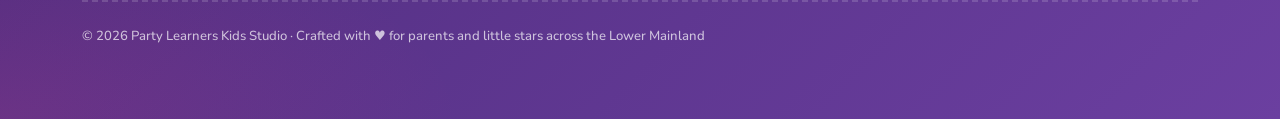
<file: thank-you.html>
<!DOCTYPE html>
<html lang="en">
<head>
  <meta charset="UTF-8" />
  <meta name="viewport" content="width=device-width, initial-scale=1.0" />
  <title>Thank You | Party Learners Kids Studio</title>
  <meta name="description" content="Thanks for your party inquiry — we'll reply within 24 hours with availability, package details and next steps." />
  <meta name="robots" content="noindex" />
  <link rel="preconnect" href="https://fonts.googleapis.com" />
  <link rel="preconnect" href="https://fonts.gstatic.com" crossorigin />
  <link href="https://fonts.googleapis.com/css2?family=Fredoka:wght@400;500;600;700&family=Nunito:wght@500;600;700;800&family=Caveat:wght@700&family=Playfair+Display:ital,wght@1,500;1,600;1,700&display=swap" rel="stylesheet" />
  <link rel="preload" as="image" href="images/logo-banner.png" />
  <link rel="stylesheet" href="css/style.css?v=68" />
  <link rel="canonical" href="https://www.partylearners.ca/thank-you.html" />
  <link rel="icon" href="images/logo.jpeg" />
</head>
<body>

<header class="site-header">
  <div class="container nav-wrap">
    <a href="index.html" class="brand"><img src="images/logo-banner.png" alt="Party Learners Kids Studio" class="brand-logo" width="800" height="537" decoding="async" fetchpriority="high" /></a>
    <nav>
      <ul class="nav-links" id="primary-menu">
        <li><a href="index.html">Home</a></li>
        <li class="has-submenu">
          <button type="button" class="submenu-toggle" aria-haspopup="true" aria-expanded="false" aria-controls="submenu-experiences">Experiences <span class="submenu-caret" aria-hidden="true">▾</span></button>
          <ul class="submenu" id="submenu-experiences" role="menu">
            <li role="none"><a role="menuitem" href="experiences.html">All Experiences (Compare)</a></li>
            <li role="none"><a role="menuitem" href="divas-glam-spa-party.html">Divas Glam Spa Party</a></li>
            <li role="none"><a role="menuitem" href="mommy-and-me-spa-day.html">Mommy &amp; Me Spa Day</a></li>
            <li role="none"><a role="menuitem" href="paint-boho-party.html">Paint Boho Party + Craft</a></li>
            <li role="none"><a role="menuitem" href="chef-party.html">Chef Party — Decorating Experience</a></li>
            <li role="none"><a role="menuitem" href="slumber-party-teepee-setup.html">Slumber Party Teepee Setup</a></li>
            <li role="none"><a role="menuitem" href="experiences.html#coming-soon">Science Party — Available by Request</a></li>
            <li role="none"><a role="menuitem" href="experiences.html#coming-soon">Craft &amp; Jewelry Party — Available by Request</a></li>
          </ul>
        </li>
        <li><a href="gallery.html">Gallery</a></li>
        <li><a href="contact.html">Contact</a></li>
        <li><a href="contact.html" class="menu-cta">Request Details →</a></li>
      </ul>
    </nav>
    <div class="nav-cta">
      <a href="index.html" class="btn btn-primary btn-sm">Back to Home</a>
      <button class="nav-toggle" aria-label="Toggle menu" aria-expanded="false" aria-controls="primary-menu"><span></span></button>
    </div>
  </div>
</header>

<section class="section" style="padding:80px 0 32px">
  <div class="container">
    <div class="cta-band" style="text-align:center">
      <span class="eyebrow">request received ♥</span>
      <h2>Thank You — We Received Your<br /><span class="yw">Party Inquiry</span></h2>
      <p>Thanks for reaching out to Party Learners Kids Studio. We'll review your details and reply within <strong>24 hours</strong> with availability, package details, and next steps.</p>
      <div class="hero-actions">
        <a href="https://wa.me/16048284526?text=Hi%21%20I%20just%20submitted%20a%20party%20inquiry%20%E2%80%94%20looking%20forward%20to%20chatting%21" target="_blank" rel="noopener noreferrer" class="btn btn-primary">Message Us on WhatsApp</a>
        <a href="index.html" class="btn btn-secondary">Back to Home</a>
      </div>
    </div>
  </div>
</section>

<section class="section" style="padding:24px 0 80px">
  <div class="container">
    <div class="section-head">
      <span class="eyebrow">while you wait ✿</span>
      <h2 style="font-size:clamp(1.4rem,3vw,2rem)">Get inspired for your celebration</h2>
      <p class="lead">While we get back to you, explore real party moments and read what other parents are saying.</p>
    </div>
    <div class="hero-actions" style="justify-content:center;gap:14px">
      <a href="gallery.html" class="btn btn-primary">Explore Gallery</a>
      <a href="https://share.google/UC2ASsx1LRt7J7YGp" target="_blank" rel="noopener noreferrer" class="btn btn-secondary">Read Google Reviews</a>
      <a href="https://www.instagram.com/partylearnersdivas/" target="_blank" rel="noopener noreferrer" class="btn btn-secondary">Follow on Instagram</a>
    </div>
  </div>
</section>

<footer class="site-footer">
  <div class="container">
    <div class="footer-grid">
      <div class="footer-brand">
        <a href="index.html" class="brand footer-wordmark" aria-label="Party Learners Kids Studio">

          <span class="wm-line1">Party Learners</span>

          <span class="wm-line2">Kids Studio</span>

        </a>
        <p>Party Learners Kids Studio brings beautifully hosted themed party experiences to homes and venues across Abbotsford and the Lower Mainland.</p>
      </div>
      <div>
        <h4>Explore</h4>
        <ul>
          <li><a href="index.html">Home</a></li>
          <li><a href="experiences.html">Experiences</a></li>
          <li><a href="gallery.html">Gallery</a></li>
          <li><a href="contact.html">Contact</a></li>
          <li><a href="contact.html">Request Details</a></li>
        </ul>
      </div>
      <div>
        <h4>Featured</h4>
                <ul>
          <li><a href="divas-glam-spa-party.html">Divas Glam Spa Party</a></li>
          <li><a href="mommy-and-me-spa-day.html">Mommy &amp; Me Spa Day</a></li>
          <li><a href="paint-boho-party.html">Paint Boho Party + Craft</a></li>
          <li><a href="chef-party.html">Chef Party — Decorating Experience</a></li>
          <li><a href="slumber-party-teepee-setup.html">Slumber Party Teepee Setup</a></li>
        </ul>
      </div>
      <div>
        <h4>Connect</h4>
        <ul class="footer-connect">
          <li><a href="tel:+16048284526" aria-label="Call +1 604 828 4526"><span class="fc-ico fc-ico--phone" aria-hidden="true">📞</span> +1 (604) 828-4526</a></li>
          <li><a href="https://wa.me/16048284526?text=Hi%21%20I%27d%20like%20to%20ask%20about%20booking%20a%20kids%20party%20with%20Party%20Learners%20Kids%20Studio." target="_blank" rel="noopener noreferrer" aria-label="WhatsApp"><img class="fc-logo" src="images/brand-whatsapp.png" alt="" width="22" height="22" loading="lazy" /> WhatsApp</a></li>
          <li><a href="https://www.instagram.com/partylearnersdivas/" target="_blank" rel="noopener noreferrer" aria-label="Instagram"><img class="fc-logo" src="images/brand-instagram.png" alt="" width="22" height="22" loading="lazy" /> Instagram</a></li>
          <li><a href="https://www.facebook.com/profile.php?id=61575817507492" target="_blank" rel="noopener noreferrer" aria-label="Facebook"><img class="fc-logo" src="images/brand-facebook.png" alt="" width="22" height="22" loading="lazy" /> Facebook</a></li>
          <li><a href="https://share.google/UC2ASsx1LRt7J7YGp" target="_blank" rel="noopener noreferrer" aria-label="Google Reviews"><img class="fc-logo" src="images/brand-google.png" alt="" width="22" height="22" loading="lazy" /> Google Reviews</a></li>
        </ul>
        <ul class="mt-2">
          <li style="color:rgba(255,255,255,.7);font-size:.85rem">Based in Abbotsford · Serving the Lower Mainland, BC · Fully Licensed & Insured</li>
        </ul>
      </div>
    </div>
    <div class="footer-bottom">
      <span>© 2026 Party Learners Kids Studio · Crafted with ♥ for parents and little stars across the Lower Mainland</span>
    </div>
  </div>
</footer>

<!-- ============== FLOATING WHATSAPP WIDGET ============== -->
<a class="whatsapp-float"
   href="https://wa.me/16048284526?text=Hi!%20I%27d%20like%20to%20ask%20about%20booking%20a%20kids%20party%20with%20Party%20Learners%20Kids%20Studio."
   target="_blank"
   rel="noopener noreferrer"
   aria-label="Chat with Party Learners on WhatsApp">
  <span class="whatsapp-float__icon" aria-hidden="true">
    <img src="images/whatsapp-icon.png" alt="" width="48" height="48" decoding="async" />
  </span>
  <span class="whatsapp-float__text">
    <strong>Ready to plan something magical?</strong>
    <small>Chat with us on WhatsApp</small>
  </span>
</a>

<script src="js/main.js?v=68"></script>
<script>document.getElementById('y').textContent = new Date().getFullYear();</script>
</body>
</html>
</file>
<file: css/style.css>
/* =========================================================
   Party Learners Kids Studio — Brand Guidelines v1
   Built from the official brand book: Fredoka + Nunito + Caveat,
   cream paper background, four-color brand palette.
   ========================================================= */

:root {
  /* Brand */
  --pink: #E83E8C;
  --pink-deep: #C42B73;
  --teal: #2BBFB4;
  --teal-deep: #1E938A;
  --purple: #6B3FA0;
  --purple-deep: #4B2A78;
  --yellow: #FFC83D;
  --yellow-deep: #E0A41A;

  /* Surfaces */
  --paper: #FFFAF3;
  --paper-2: #FFF1E6;
  --ink: #2D1B47;
  --ink-soft: #5B4878;
  --line: rgba(75, 42, 120, 0.18);

  /* Radii */
  --r-sm: 8px;
  --r-md: 14px;
  --r-lg: 22px;
  --r-xl: 28px;
  --r-pill: 999px;

  /* Type */
  --font-display: 'Fredoka', system-ui, sans-serif;
  --font-body: 'Nunito', system-ui, sans-serif;
  --font-script: 'Caveat', cursive;
  --serif: 'Playfair Display', Georgia, serif;

  /* Editorial palette additions */
  --pink-50: #FDF1F6;
  --pink-100: #FBE2EE;
  --lav-50: #F4EEFB;
  --lav-100: #E8DCF6;
  --gold-50: #FBF1D9;
  --champagne: #F5E9D6;
  --rose-gold: #E9B8A7;

  /* Hero gradient blobs */
  --blob-pink: #F6C9DC;
  --blob-lav: #D9C8F3;
  --blob-peach: #FFE0B6;

  /* Hero background gradient stops */
  --hero-bg-1: #FFF8F1;
  --hero-bg-2: #FBF3FB;

  /* Signature Divas Glam wash */
  --sig-bg-1: #FFF7F3;
  --sig-bg-2: #FBF3F8;
  --sig-bg-3: #F6EEF8;

  /* Premium gradients */
  --grad-wordmark: linear-gradient(135deg, #C04C82 0%, #E26FA0 25%, #B973CF 55%, #A86BD4 75%, #D4A84B 100%);
  --grad-glam-cta: linear-gradient(135deg, #C04C82 0%, #A86BD4 60%, #D4A84B 130%);

  /* Shadows */
  --shadow-card: 0 24px 50px -30px rgba(75, 42, 120, 0.35);
  --shadow-soft: 0 12px 30px -18px rgba(75, 42, 120, 0.25);

  --container: 1180px;
  --transition: 220ms cubic-bezier(.2, .7, .3, 1);
}

/* =========================
   Reset & base
   ========================= */
* { box-sizing: border-box; }
html, body { margin: 0; padding: 0; }
html { scroll-behavior: smooth; }
body {
  font-family: var(--font-body);
  font-weight: 500;
  color: var(--ink);
  line-height: 1.55;
  background:
    radial-gradient(900px 500px at 0% 0%, rgba(232, 62, 140, 0.08) 0%, transparent 60%),
    radial-gradient(900px 600px at 100% 10%, rgba(43, 191, 180, 0.08) 0%, transparent 60%),
    var(--paper);
  -webkit-font-smoothing: antialiased;
  -moz-osx-font-smoothing: grayscale;
  font-size: 15px;
}
img { max-width: 100%; display: block; }
a { color: var(--purple-deep); text-decoration: none; transition: color var(--transition); }
a:hover { color: var(--pink); }
button { font-family: inherit; cursor: pointer; }
ul { list-style: none; padding: 0; margin: 0; }

h1, h2, h3, h4, h5 {
  font-family: var(--font-display);
  font-weight: 700;
  color: var(--purple-deep);
  margin: 0 0 .5em;
  letter-spacing: -0.01em;
  line-height: 1.1;
}
h1 { font-size: clamp(2.8rem, 5.8vw, 4.4rem); }
h2 { font-size: clamp(1.8rem, 3.6vw, 2.4rem); }
h3 { font-size: 1.45rem; font-weight: 600; }
p { margin: 0 0 1em; color: var(--ink-soft); }

.container {
  width: 100%;
  max-width: var(--container);
  margin: 0 auto;
  padding: 0 32px;
}
/* Global horizontal overflow guard — prevents any element from breaking the viewport */
html, body { overflow-x: hidden; max-width: 100%; }
img, video, svg { max-width: 100%; }
@media (max-width: 720px) { .container { padding: 0 22px; } }

/* =========================
   Buttons
   ========================= */
.btn {
  display: inline-flex;
  align-items: center;
  justify-content: center;
  gap: 10px;
  padding: 14px 26px;
  border-radius: var(--r-pill);
  font-family: var(--font-body);
  font-weight: 800;
  font-size: 0.85rem;
  letter-spacing: 0.05em;
  text-transform: uppercase;
  border: 2px solid transparent;
  cursor: pointer;
  transition: var(--transition);
  white-space: nowrap;
}
.btn-primary {
  background: var(--yellow);
  color: var(--purple-deep);
  box-shadow: 0 8px 22px rgba(255, 200, 61, 0.35);
}
.btn-primary:hover {
  background: var(--pink);
  color: #fff;
  transform: translateY(-2px);
  box-shadow: 0 10px 28px rgba(232, 62, 140, 0.4);
}
.btn-secondary {
  background: #fff;
  color: var(--purple-deep);
  border-color: var(--line);
}
.btn-secondary:hover {
  background: var(--purple-deep);
  color: #fff;
  border-color: var(--purple-deep);
  transform: translateY(-2px);
}
.btn-ghost {
  background: transparent;
  color: var(--purple-deep);
  border-color: var(--purple-deep);
}
.btn-ghost:hover { background: var(--purple-deep); color: #fff; }
.btn-sm { padding: 10px 18px; font-size: 0.75rem; }

/* =========================
   Header
   ========================= */
.site-header {
  position: sticky;
  top: 0;
  z-index: 100;
  background: rgba(255, 250, 243, 0.92);
  backdrop-filter: saturate(160%) blur(10px);
  -webkit-backdrop-filter: saturate(160%) blur(10px);
  border-bottom: 2px dashed var(--line);
}
/* Two-row header: nav menu on top, BIG logo banner below.
   Shrinks gracefully on scroll via .compact class added by main.js */
.nav-wrap {
  display: grid;
  grid-template-columns: 1fr auto 1fr;
  grid-template-rows: auto auto;
  align-items: center;
  padding: 12px 0 14px;
  gap: 8px 24px;
}
.brand {
  display: inline-flex;
  align-items: center;
  gap: 12px;
  text-decoration: none;
  grid-column: 1 / -1;
  grid-row: 2;
  justify-self: center;
  transition: opacity .3s ease;
}
/* Single logo image, constant size on scroll — no src swap, no height/width animation.
   Explicit width/height on the <img> reserves the aspect ratio so the logo never reflows
   while decoding, and the header height never changes on scroll → no flicker, no CLS. */
.brand-logo {
  height: 116px;
  width: auto;
  max-width: 360px;
  object-fit: contain;
  display: block;
  flex-shrink: 0;
  filter: drop-shadow(0 8px 22px rgba(75, 42, 120, .16));
}
.nav-wrap > nav {
  grid-column: 1 / -1;
  grid-row: 1;
  justify-self: center;
}
.nav-wrap .nav-cta {
  grid-column: 3 / 4;
  grid-row: 1;
  justify-self: end;
  align-self: center;
  z-index: 2;
}

/* Scrolled state — compositor-safe only (subtle shadow). Header height NEVER changes
   between states, so there is no layout shift and no logo flicker on scroll. */
.site-header.compact {
  box-shadow: 0 8px 24px -16px rgba(75, 42, 120, .35);
}

/* Tablet & mobile — centered logo, hamburger floats absolute right.
   Constant size on scroll, compact header that doesn't eat vertical space. */
@media (max-width: 980px) {
  .nav-wrap {
    display: flex;
    flex-direction: row;
    justify-content: center;
    align-items: center;
    padding: 12px 0;
    gap: 0;
    position: relative;
    min-height: 104px;
  }
  .brand {
    display: flex;
    align-items: center;
    grid-column: auto;
    grid-row: auto;
    justify-self: initial;
    margin: 0 auto;
    flex: 0 1 auto;
    min-width: 0;
    max-width: calc(100% - 80px); /* leave room for hamburger on right */
  }
  .brand-logo {
    height: 88px;
    max-width: 100%;
    width: auto;
    object-fit: contain;
    filter: drop-shadow(0 6px 16px rgba(75, 42, 120, .18));
  }
  .nav-wrap > nav {
    grid-column: auto;
    grid-row: auto;
    justify-self: initial;
    width: auto;
  }
  .nav-wrap .nav-cta {
    grid-column: auto;
    grid-row: auto;
    justify-self: initial;
    align-self: center;
    display: flex;
    align-items: center;
    gap: 8px;
    flex-shrink: 0;
    position: absolute;
    right: 0;
    top: 50%;
    transform: translateY(-50%);
  }
  /* Hide the standalone "Request Details" button from mobile header — lives inside the menu */
  .nav-wrap .nav-cta .btn-primary { display: none; }
}
@media (max-width: 600px) {
  .nav-wrap { min-height: 92px; padding: 10px 0; }
  .brand-logo { height: 78px; }
}
@media (max-width: 430px) {
  .nav-wrap { min-height: 84px; padding: 10px 0; }
  .brand-logo { height: 70px; }
}
@media (max-width: 360px) {
  .nav-wrap { min-height: 78px; padding: 8px 0; }
  .brand-logo { height: 64px; }
}
.brand-mark, .brand-name { display: none; }

.nav-links {
  display: flex;
  align-items: center;
  gap: 4px;
}
.nav-links a {
  padding: 10px 14px;
  border-radius: var(--r-pill);
  font-family: var(--font-body);
  font-size: 0.9rem;
  font-weight: 700;
  color: var(--ink);
  transition: var(--transition);
}
.nav-links a:hover { background: rgba(232, 62, 140, 0.1); color: var(--pink); }
.nav-links a.active { color: var(--pink); background: rgba(232, 62, 140, 0.1); }

.nav-cta { display: flex; align-items: center; gap: 12px; }

.nav-toggle {
  display: none;
  width: 44px; height: 44px;
  border: none; background: transparent;
  border-radius: 50%;
  align-items: center; justify-content: center;
}
.nav-toggle span {
  display: block;
  width: 22px; height: 2px;
  background: var(--purple-deep);
  position: relative;
  transition: var(--transition);
}
.nav-toggle span::before, .nav-toggle span::after {
  content: ""; position: absolute; left: 0; right: 0;
  height: 2px; background: var(--purple-deep);
  transition: var(--transition);
}
.nav-toggle span::before { top: -7px; }
.nav-toggle span::after { top: 7px; }
.nav-toggle.is-open span { background: transparent; }
.nav-toggle.is-open span::before { transform: rotate(45deg); top: 0; }
.nav-toggle.is-open span::after { transform: rotate(-45deg); top: 0; }

@media (max-width: 980px) {
  .nav-toggle { display: inline-flex; }
  .nav-links {
    position: fixed;
    top: 100%;
    left: 0;
    right: 0;
    flex-direction: column;
    align-items: stretch;
    gap: 4px;
    background: var(--paper);
    padding: 18px 22px 26px;
    border-bottom: 2px dashed var(--line);
    box-shadow: 0 18px 35px -10px rgba(75, 42, 120, .25);
    transform: translateY(-12px);
    opacity: 0;
    pointer-events: none;
    transition: transform .25s ease, opacity .25s ease;
    max-height: calc(100vh - 100%);
    overflow-y: auto;
  }
  .nav-links.is-open { transform: translateY(0); opacity: 1; pointer-events: auto; }
  .nav-links a {
    padding: 14px 16px;
    border-radius: var(--r-md);
    font-size: 1rem;
    min-height: 44px;
    display: flex;
    align-items: center;
  }
  /* "Book a Party" as primary CTA inside mobile menu */
  .nav-links .menu-cta {
    margin-top: 12px;
    padding: 14px 22px !important;
    background: var(--yellow);
    color: var(--purple-deep) !important;
    font-weight: 800;
    font-family: var(--font-body);
    text-transform: uppercase;
    letter-spacing: 0.05em;
    text-align: center;
    justify-content: center;
    border-radius: var(--r-pill);
    box-shadow: 0 8px 22px rgba(255, 200, 61, .35);
  }
  .nav-links .menu-cta:hover { background: var(--pink); color: #fff !important; }
}

/* =========================
   Sections
   ========================= */
.section { padding: 88px 0; }
.section-tight { padding: 56px 0; }

.section-head {
  text-align: center;
  max-width: 720px;
  margin: 0 auto 56px;
}
.section-head .eyebrow {
  display: inline-block;
  font-family: var(--font-script);
  font-weight: 700;
  font-size: 1.6rem;
  color: var(--pink);
  transform: rotate(-2deg);
  margin-bottom: 8px;
}
.section-head h2 { margin-bottom: 16px; }
.section-head .lead {
  font-size: 1.1rem;
  max-width: 560px;
  margin: 0 auto;
  color: var(--ink-soft);
}

/* Decorative dashed party-streamer divider */
.streamer {
  height: 2px;
  background: repeating-linear-gradient(90deg, var(--line) 0 6px, transparent 6px 12px);
  margin: 0 0 0;
  border: 0;
}

/* Color word cycling (DO from brand: cycle pink → teal → purple → yellow) */
.c-pink { color: var(--pink); }
.c-teal { color: var(--teal); }
.c-purple { color: var(--purple); }
.c-purple-deep { color: var(--purple-deep); }
.c-yellow { color: var(--yellow-deep); }

/* =========================
   Hero (home) — editorial boutique premium
   ========================= */
.hero {
  position: relative;
  padding: 80px 0 140px;
  overflow: hidden;
  background:
    radial-gradient(ellipse 780px 580px at 80% 18%, rgba(232, 213, 240, 0.65) 0%, transparent 65%),
    radial-gradient(ellipse 640px 500px at 5% 92%, rgba(248, 195, 216, 0.55) 0%, transparent 65%),
    radial-gradient(ellipse 500px 400px at 50% 50%, rgba(255, 245, 220, 0.3) 0%, transparent 70%),
    linear-gradient(180deg, #FFFAF3 0%, #FFF5F8 60%, #FFFAF3 100%);
}
.hero::before {
  content: ""; position: absolute; top: -160px; right: -140px;
  width: 520px; height: 520px;
  border-radius: 50%;
  background: radial-gradient(circle, rgba(255, 200, 61, .22), transparent 70%);
  pointer-events: none;
  z-index: 0;
}
.hero::after {
  content: ""; position: absolute; bottom: -140px; left: -120px;
  width: 420px; height: 420px;
  border-radius: 50%;
  background: radial-gradient(circle, rgba(43, 191, 180, .22), transparent 70%);
  pointer-events: none;
  z-index: 0;
}

.hero-grid {
  display: grid;
  grid-template-columns: 1fr 1.15fr;
  gap: 80px;
  align-items: center;
  position: relative;
  z-index: 1;
}

/* ============== HERO — collage variant (Home page) ============== */
/* The text always overlays the collage's light/blank safe area (left-center on desktop, center on mobile).
   Object-position keeps the safe area where the text sits, regardless of viewport. */
.hero--collage {
  position: relative;
  padding: 0;
  background: #FFF8F0;
  min-height: 620px;
  overflow: hidden;
  display: flex;
  align-items: center;
}
.hero--collage::before,
.hero--collage::after { display: none; }

/* Collage background — full-bleed, fills the hero */
.hero-collage-bg {
  position: absolute;
  inset: 0;
  z-index: 0;
  overflow: hidden;
}
.hero-collage-bg img {
  width: 100%;
  height: 100%;
  object-fit: cover;
  /* Desktop default: bias slightly right so the 3 experience tiles (chef, paint, divas) stay visible
     while the white safe area sits on the left where the text overlays. */
  object-position: 65% 50%;
  display: block;
}

/* Subtle white→transparent gradient over the LEFT half ensures text contrast over the safe area.
   Very light — does NOT darken the photos. */
.hero-collage-bg::after {
  content: "";
  position: absolute;
  inset: 0;
  background: linear-gradient(
    100deg,
    rgba(255, 248, 240, .92) 0%,
    rgba(255, 248, 240, .72) 28%,
    rgba(255, 248, 240, .30) 48%,
    rgba(255, 248, 240, 0) 64%
  );
  pointer-events: none;
}

/* Text container — overlays the collage on the left safe area */
.hero-collage-text {
  position: relative;
  z-index: 2;
  width: 100%;
  max-width: 1180px;
  margin: 0 auto;
  padding: 80px 24px 90px;
  padding-left: max(24px, 6vw);
}
.hero-collage-text > * { max-width: 580px; }

.hero--collage .hero-eyebrow { margin-bottom: 12px; }
.hero--collage h1 {
  margin-bottom: 22px;
  font-size: clamp(2.4rem, 5.4vw, 4.4rem);
  line-height: 1.04;
  text-shadow: 0 2px 14px rgba(255, 248, 240, .55);
}
.hero--collage .hero-lead {
  font-size: 1.08rem;
  margin-bottom: 26px;
  color: #2d1c4a;
  font-weight: 500;
  text-shadow: 0 1px 10px rgba(255, 248, 240, .7);
}
.hero--collage .hero-actions { margin-bottom: 22px; }

/* ====== Tablet (max 980px) — text still overlays, hero shorter ====== */
@media (max-width: 980px) {
  .hero--collage {
    min-height: 560px;
    padding: 0;
    align-items: center;
  }
  /* On tablet, keep the safe area centered horizontally */
  .hero-collage-bg img { object-position: 55% 45%; }
  /* Stronger left/center fade for legibility on smaller widths */
  .hero-collage-bg::after {
    background: linear-gradient(
      105deg,
      rgba(255, 248, 240, .96) 0%,
      rgba(255, 248, 240, .82) 35%,
      rgba(255, 248, 240, .45) 60%,
      rgba(255, 248, 240, .12) 80%
    );
  }
  .hero-collage-text {
    padding: 60px 28px 70px;
    padding-left: max(28px, 5vw);
  }
  .hero-collage-text > * { max-width: 100%; }
}

/* ====== Mobile (max 720px) — text overlays the collage's safe zone ====== */
@media (max-width: 720px) {
  .hero--collage {
    min-height: 600px;
    align-items: stretch;
  }
  /* Mobile uses the mobile-optimized collage. Object-position centers the safe area
     while keeping all 3 experience tiles partially visible at the edges/top. */
  .hero-collage-bg img { object-position: 50% 35%; }
  /* Mobile fade: nearly opaque cream from top to ~55% so headline + CTAs read cleanly,
     fading to transparent so the bottom of the collage (divas spa party) stays visible. */
  .hero-collage-bg::after {
    background: linear-gradient(
      180deg,
      rgba(255, 248, 240, .55) 0%,
      rgba(255, 248, 240, .85) 25%,
      rgba(255, 248, 240, .92) 45%,
      rgba(255, 248, 240, .65) 70%,
      rgba(255, 248, 240, .15) 100%
    );
  }
  .hero-collage-text {
    padding: 32px 20px 38px;
    padding-left: 20px;
    align-self: center;
    width: 100%;
  }
  .hero--collage h1 {
    font-size: clamp(2rem, 8.4vw, 2.6rem);
    margin-bottom: 16px;
    text-shadow: 0 2px 10px rgba(255, 248, 240, .8);
  }
  .hero--collage .hero-eyebrow { font-size: 1.25rem; margin-bottom: 6px; }
  .hero--collage .hero-lead {
    font-size: .98rem;
    margin-bottom: 18px;
    text-shadow: 0 1px 8px rgba(255, 248, 240, .85);
  }
  .hero--collage .hero-actions { gap: 10px; margin-bottom: 16px; flex-wrap: wrap; }
  .hero--collage .hero-actions .btn { flex: 1 1 calc(50% - 5px); min-width: 0; padding: 12px 16px; font-size: .82rem; }
  .hero--collage .trust-pills { gap: 6px; }
  .hero--collage .trust-pill { font-size: .7rem; padding: 6px 10px; }
}

/* ====== Small phones (max 420px) — full-width buttons, slightly tighter ====== */
@media (max-width: 420px) {
  .hero--collage { min-height: 580px; }
  .hero-collage-text { padding: 28px 18px 32px; }
  .hero--collage .hero-actions .btn { flex: 1 1 100%; }
  .hero--collage .trust-pills { display: none; } /* keep only headline + CTAs above the fold */
}

/* Boutique handwritten eyebrow */
.hero-eyebrow {
  display: inline-block;
  font-family: var(--font-script);
  font-weight: 700;
  font-size: 1.7rem;
  color: var(--pink);
  transform: rotate(-2deg);
  margin-bottom: 12px;
  line-height: 1.1;
}

.hero h1 {
  font-size: clamp(2.6rem, 6.4vw, 5rem);
  line-height: 1.02;
  margin-bottom: 28px;
  letter-spacing: -0.02em;
  font-weight: 700;
}
.hero h1 span { display: inline; }
.hero h1 .hero-line { display: block; }
.hero h1 .shine {
  font-family: var(--serif);
  font-style: italic;
  font-weight: 700;
  font-size: 1.05em;
  background: var(--grad-wordmark);
  -webkit-background-clip: text;
  background-clip: text;
  -webkit-text-fill-color: transparent;
  display: inline-block;
  padding: 0 .08em;
  line-height: 1;
  letter-spacing: -0.01em;
}

.hero-lead {
  font-family: var(--font-body);
  font-size: 1.18rem;
  font-weight: 500;
  color: var(--ink-soft);
  max-width: 48ch;
  margin-bottom: 32px;
  line-height: 1.55;
}
.hero-actions {
  display: flex; flex-wrap: wrap; gap: 12px;
  margin-bottom: 28px;
}
.hero-chips {
  display: flex; flex-wrap: wrap; gap: 10px;
}

/* ===========================
   Editorial composition — main image + 2 layered supports + 2 floating cards
   =========================== */
.hero-composition {
  position: relative;
  width: 100%;
  aspect-ratio: 1 / 1.05;
  z-index: 1;
}
/* Soft glow blob behind composition */
.hero-composition::before {
  content: "";
  position: absolute;
  inset: -40px -30px -30px -40px;
  border-radius: 200px 80px 80px 80px;
  background:
    radial-gradient(60% 60% at 25% 25%, rgba(232, 62, 140, .22), transparent 70%),
    radial-gradient(60% 60% at 80% 80%, rgba(255, 200, 61, .22), transparent 70%);
  filter: blur(32px);
  z-index: -1;
}

/* MAIN image — dominant, top-left, arch top */
.hero-main {
  position: absolute;
  top: 0;
  left: 0;
  width: 76%;
  height: 70%;
  border-radius: 140px 32px 32px 32px;
  overflow: hidden;
  border: 6px solid #fff;
  box-shadow: 0 30px 70px -22px rgba(75, 42, 120, .42), 0 0 0 1px var(--line);
  z-index: 2;
}
.hero-main img {
  width: 100%; height: 100%;
  object-fit: cover;
  object-position: 50% 50%;
  display: block;
  animation: heroPan 22s ease-in-out infinite alternate;
}
@keyframes heroPan {
  0%   { object-position: 0% 50%; }
  100% { object-position: 100% 50%; }
}

/* SUB image 1 — top-right, slight rotation */
.hero-sub-1 {
  position: absolute;
  top: 4%;
  right: 0;
  width: 38%;
  aspect-ratio: 1 / 1;
  border-radius: 24px;
  overflow: hidden;
  border: 5px solid #fff;
  box-shadow: 0 20px 45px -16px rgba(75, 42, 120, .38);
  z-index: 4;
  transform: rotate(2.5deg);
  transition: transform .4s ease;
}
.hero-sub-1:hover { transform: rotate(0deg) scale(1.02); }
.hero-sub-1 img { width: 100%; height: 100%; object-fit: cover; display: block; }

/* SUB image 2 — bottom-right, overlapping main */
.hero-sub-2 {
  position: absolute;
  bottom: 0;
  right: 8%;
  width: 50%;
  aspect-ratio: 4 / 3;
  border-radius: 28px;
  overflow: hidden;
  border: 5px solid #fff;
  box-shadow: 0 22px 50px -18px rgba(75, 42, 120, .4);
  z-index: 3;
  transform: rotate(-1.5deg);
  transition: transform .4s ease;
}
.hero-sub-2:hover { transform: rotate(0deg) scale(1.02); }
.hero-sub-2 img { width: 100%; height: 100%; object-fit: cover; display: block; }

@media (prefers-reduced-motion: reduce) {
  .hero-main img { animation: none; }
}

/* Floating REVIEW card — bottom-left, hanging off main */
.hero-card-reviews {
  position: absolute;
  bottom: 14%;
  left: -24px;
  background: #fff;
  border-radius: var(--r-lg);
  padding: 14px 20px 14px 16px;
  border: 2px solid var(--line);
  box-shadow: 0 24px 50px -18px rgba(75, 42, 120, .4);
  display: flex; align-items: center; gap: 12px;
  font-family: var(--font-body);
  z-index: 5;
  max-width: 230px;
}
.hero-card-reviews .stars { color: var(--yellow); letter-spacing: 2px; font-size: 0.95rem; line-height: 1; }
.hero-card-reviews strong { display: block; color: var(--purple-deep); font-weight: 800; font-size: 0.92rem; line-height: 1.15; }
.hero-card-reviews small { display: block; color: var(--ink-soft); font-size: 0.76rem; font-weight: 600; margin-top: 2px; }

/* Floating SERVICE card — top-left, sitting above main image */
.hero-card-service {
  position: absolute;
  top: -18px;
  left: 16%;
  background: #fff;
  border-radius: var(--r-md);
  padding: 12px 16px 12px 12px;
  border: 2px solid var(--line);
  box-shadow: 0 20px 40px -16px rgba(75, 42, 120, .35);
  display: flex; align-items: center; gap: 10px;
  font-family: var(--font-body);
  font-weight: 700;
  font-size: 0.82rem;
  color: var(--purple-deep);
  line-height: 1.3;
  max-width: 240px;
  z-index: 5;
}
.hero-card-service .icon {
  width: 34px; height: 34px;
  border-radius: var(--r-sm);
  background: linear-gradient(135deg, var(--pink), var(--purple));
  color: #fff;
  display: grid; place-items: center;
  flex-shrink: 0;
}
.hero-card-service .icon svg { width: 16px; height: 16px; }

/* ===========================
   Trust pills (4 mini badges under CTAs)
   =========================== */
.trust-pills {
  display: flex;
  flex-wrap: wrap;
  gap: 8px;
}
.trust-pill {
  display: inline-flex;
  align-items: center;
  gap: 7px;
  background: rgba(255, 255, 255, .85);
  border: 1px solid var(--line);
  padding: 7px 14px;
  border-radius: var(--r-pill);
  font-family: var(--font-body);
  font-weight: 700;
  font-size: 0.78rem;
  color: var(--purple-deep);
  letter-spacing: 0.01em;
  backdrop-filter: blur(8px);
  -webkit-backdrop-filter: blur(8px);
  box-shadow: 0 4px 12px rgba(75, 42, 120, .06);
}
.trust-pill::before {
  content: "";
  width: 7px; height: 7px;
  border-radius: 50%;
  background: var(--pink);
  flex-shrink: 0;
}
.trust-pill.gold::before { background: var(--yellow); }
.trust-pill.teal::before { background: var(--teal); }
.trust-pill.purple::before { background: var(--purple); }
.trust-pill.stars::before {
  content: "★";
  color: var(--yellow);
  background: transparent;
  width: auto; height: auto;
  font-size: 0.92rem;
  line-height: 1;
  margin-top: -1px;
}

@media (max-width: 980px) {
  .hero { padding: 32px 0 64px; }
  .hero-grid { grid-template-columns: 1fr; gap: 40px; }
  .hero-composition { aspect-ratio: 1 / 1; max-width: 540px; margin: 0 auto; }
  .hero-card-service { left: 12px; top: -16px; max-width: 200px; font-size: 0.76rem; padding: 10px 14px 10px 10px; }
  .hero-card-reviews { left: 0; bottom: 18%; max-width: 200px; padding: 12px 16px; }
  .hero-eyebrow { font-size: 1.5rem; }
}
@media (max-width: 600px) {
  .hero { padding: 24px 0 56px; }
  .hero h1 { font-size: clamp(2.1rem, 9vw, 2.8rem); margin-bottom: 18px; }
  .hero-eyebrow { font-size: 1.3rem; margin-bottom: 8px; }
  .hero-lead { font-size: 1rem; margin-bottom: 22px; }
  .hero-actions { gap: 10px; margin-bottom: 22px; }
  .hero-actions .btn { flex: 1 1 100%; min-width: 0; padding: 14px 20px; font-size: 0.82rem; }
  .hero-card-service { display: none; }
  .hero-card-reviews { padding: 10px 14px; max-width: 180px; bottom: 12%; }
  .hero-card-reviews .stars { font-size: 0.85rem; }
  .hero-card-reviews strong { font-size: 0.82rem; }
  .hero-card-reviews small { font-size: 0.68rem; }
  .trust-pills { gap: 6px; }
  .trust-pill { font-size: 0.7rem; padding: 6px 10px; }
}
@media (max-width: 400px) {
  .hero-card-reviews { display: none; }
  .hero-composition { aspect-ratio: 4 / 3.4; }
}

/* =========================
   Chips (brand component)
   ========================= */
.chip {
  display: inline-flex;
  align-items: center;
  gap: 8px;
  padding: 8px 14px;
  border-radius: var(--r-pill);
  background: #fff;
  border: 1.5px solid var(--line);
  font-family: var(--font-body);
  font-weight: 700;
  font-size: 0.82rem;
  color: var(--purple-deep);
}
.chip .dot {
  width: 9px; height: 9px;
  border-radius: 50%;
}
.chip .dot.pink { background: var(--pink); }
.chip .dot.teal { background: var(--teal); }
.chip .dot.yellow { background: var(--yellow); }
.chip .dot.purple { background: var(--purple); }

/* =========================
   Moving marquee — themed experiences ticker
   ========================= */
.marquee {
  background: linear-gradient(90deg, #2A1547, #4B2A78 50%, #6B3FA0);
  color: #fff;
  padding: 18px 0;
  overflow: hidden;
  position: relative;
}
.marquee-track {
  display: flex;
  gap: 48px;
  white-space: nowrap;
  width: max-content;
  animation: marqueeScroll 50s linear infinite;
  font-family: var(--font-display);
  font-weight: 600;
  font-size: 17px;
  color: rgba(255, 255, 255, .92);
}
.marquee-track span {
  display: inline-flex;
  align-items: center;
  gap: 14px;
}
.marquee-track .dot {
  width: 6px;
  height: 6px;
  border-radius: 50%;
  background: var(--yellow);
  flex-shrink: 0;
}
@keyframes marqueeScroll {
  from { transform: translateX(0); }
  to   { transform: translateX(-50%); }
}
@media (max-width: 720px) {
  .marquee { padding: 14px 0; }
  .marquee-track { gap: 36px; font-size: 14px; }
  .marquee-track .dot { width: 5px; height: 5px; }
}
@media (prefers-reduced-motion: reduce) {
  .marquee-track { animation: none; }
}

/* Glam CTA — premium gradient button for Divas Glam section */
.btn-glam {
  background: var(--grad-glam-cta) !important;
  color: #fff !important;
  border: none;
  box-shadow: 0 10px 28px rgba(192, 76, 130, .4);
}
.btn-glam:hover {
  filter: brightness(1.08);
  transform: translateY(-2px);
  box-shadow: 0 14px 36px rgba(192, 76, 130, .5);
}

/* =========================
   Trust strip
   ========================= */
.trust-strip {
  padding: 22px 0;
  background:
    linear-gradient(135deg, rgba(232, 62, 140, .06), rgba(43, 191, 180, .06), rgba(255, 200, 61, .08)),
    #fff;
  border-top: 2px dashed var(--line);
  border-bottom: 2px dashed var(--line);
}
.trust-strip-inner {
  display: flex;
  align-items: center;
  justify-content: center;
  flex-wrap: wrap;
  gap: 14px 32px;
}
.trust-strip-item {
  display: inline-flex; align-items: center; gap: 10px;
  font-family: var(--font-body);
  font-weight: 700;
  font-size: 0.9rem;
  color: var(--purple-deep);
}
.trust-strip-item .dot {
  width: 9px; height: 9px;
  border-radius: 50%;
}
.trust-strip-item .dot.pink   { background: var(--pink); }
.trust-strip-item .dot.teal   { background: var(--teal); }
.trust-strip-item .dot.yellow { background: var(--yellow); }
.trust-strip-item .dot.purple { background: var(--purple); }
.trust-strip-item .dot.stars {
  width: auto; height: auto;
  background: transparent;
  color: var(--yellow);
  font-size: 1rem;
  line-height: 1;
}
@media (max-width: 600px) {
  .trust-strip { padding: 16px 0; }
  .trust-strip-inner { gap: 10px 18px; }
  .trust-strip-item { font-size: 0.78rem; }
}

/* =========================
   Feature cards (themes)
   ========================= */
.card-grid {
  display: grid;
  grid-template-columns: repeat(auto-fit, minmax(280px, 1fr));
  gap: 22px;
}

/* Featured row — 2 prominent cards (Divas Glam + Paint Boho) */
.card-grid--featured {
  grid-template-columns: repeat(auto-fit, minmax(360px, 1fr));
  gap: 28px;
  margin-bottom: 56px;
}
/* 3-card variant (Divas Glam + Paint Boho + Chef Party) */
.card-grid--featured-3 {
  grid-template-columns: repeat(auto-fit, minmax(290px, 1fr));
  gap: 22px;
}
@media (min-width: 1024px) {
  .card-grid--featured-3 { grid-template-columns: repeat(3, 1fr); gap: 24px; }
}
.card-grid--featured-3 .feature-card--hero h3 { font-size: 1.5rem; }
.card-grid--featured-3 .feature-card--hero p { font-size: 0.95rem; }

/* 4-card variant (Divas Glam + Paint Boho + Chef + Luxury Slumber) */
.card-grid--featured-4 {
  grid-template-columns: repeat(auto-fit, minmax(260px, 1fr));
  gap: 20px;
}
@media (min-width: 768px) {
  .card-grid--featured-4 { grid-template-columns: repeat(2, 1fr); gap: 22px; }
}
@media (min-width: 1100px) {
  .card-grid--featured-4 { grid-template-columns: repeat(4, 1fr); gap: 20px; }
}
.card-grid--featured-4 .feature-card--hero h3 { font-size: 1.35rem; }
.card-grid--featured-4 .feature-card--hero p { font-size: 0.92rem; }

/* Add-on section styling — softer so add-ons don't compete with main experiences */
.section--addons { background: linear-gradient(180deg, rgba(255,239,196,.18), rgba(255,255,255,0)); border-radius: 28px; padding-top: 32px; padding-bottom: 32px; }
.card-grid--addons { grid-template-columns: repeat(auto-fit, minmax(280px, 1fr)); gap: 20px; max-width: 760px; margin: 0 auto; }
.addon-card { background: #fff; border: 1.5px dashed rgba(232,62,140,.4); border-radius: 18px; padding: 22px 22px 20px; text-align: left; transition: transform .18s ease, box-shadow .18s ease; position: relative; }
.addon-card:hover { transform: translateY(-2px); box-shadow: 0 10px 24px rgba(35,18,60,.08); }
.addon-card h3 { font-size: 1.2rem; margin: 10px 0 8px; }
.addon-card p { font-size: .92rem; line-height: 1.55; margin: 0 0 10px; }
.addon-card .card-tag { background: rgba(255,239,196,.55); color: #6b4900; font-weight: 700; }
.addon-card ul { font-size: .9rem; line-height: 1.7; padding-left: 18px; margin: 6px 0 12px; color: var(--ink-soft); }
.addon-card .card-link { margin-top: 6px; }

.feature-card--hero {
  border: 2px solid rgba(232, 62, 140, .25);
  box-shadow: 0 18px 40px -22px rgba(232, 62, 140, .35);
}
.feature-card--hero h3 {
  font-size: 1.7rem;
  font-weight: 700;
}
.feature-card--hero p {
  font-size: 1rem;
}
.feature-card--hero .feature-card-image {
  aspect-ratio: 4 / 3;
  margin-bottom: 22px;
}
.feature-card--hero .card-link {
  font-weight: 800;
  font-size: 0.95rem;
}

/* Coming soon row — 3 muted cards */
.coming-soon-eyebrow {
  display: block;
  text-align: center;
  font-family: var(--font-body);
  font-size: 0.78rem;
  font-weight: 700;
  letter-spacing: 0.14em;
  text-transform: uppercase;
  color: var(--ink-soft);
  margin: 0 0 22px;
  position: relative;
}
.coming-soon-eyebrow::before,
.coming-soon-eyebrow::after {
  content: "";
  display: inline-block;
  width: 28px; height: 1.5px;
  background: var(--line);
  vertical-align: middle;
  margin: 0 14px 4px;
}
.card-grid--coming {
  grid-template-columns: repeat(auto-fit, minmax(240px, 1fr));
  gap: 18px;
}
.feature-card--coming {
  opacity: 0.85;
  background: var(--paper);
  padding: 18px;
}
.feature-card--coming:hover {
  opacity: 1;
}
.feature-card--coming h3 {
  font-size: 1.2rem;
}
.feature-card--coming p {
  font-size: 0.88rem;
}
.feature-card--coming .feature-card-image {
  aspect-ratio: 4 / 3;
  margin-bottom: 14px;
  filter: saturate(.75) brightness(.98);
}
.feature-card--coming:hover .feature-card-image {
  filter: saturate(1) brightness(1);
}

@media (max-width: 720px) {
  .card-grid--featured { grid-template-columns: 1fr; gap: 20px; margin-bottom: 36px; }
  .feature-card--hero h3 { font-size: 1.45rem; }
  .feature-card--hero p { font-size: 0.95rem; }
  .card-grid--coming { grid-template-columns: 1fr 1fr; gap: 12px; }
  .feature-card--coming { padding: 14px; }
  .feature-card--coming h3 { font-size: 1.05rem; }
  .feature-card--coming p { font-size: 0.82rem; }
  .coming-soon-eyebrow { font-size: 0.72rem; }
}
@media (max-width: 480px) {
  .card-grid--coming { grid-template-columns: 1fr; }
}
.feature-card {
  background: #fff;
  border: 2px solid var(--line);
  border-radius: var(--r-lg);
  padding: 22px;
  display: flex;
  flex-direction: column;
  transition: var(--transition);
  position: relative;
  overflow: hidden;
}
.feature-card:hover { transform: translateY(-4px); box-shadow: var(--shadow-card); }

.feature-card-image {
  aspect-ratio: 4 / 3;
  border-radius: var(--r-md);
  overflow: hidden;
  margin-bottom: 18px;
  background: linear-gradient(135deg, var(--pink), var(--purple));
  position: relative;
}
.feature-card-image img {
  width: 100%; height: 100%;
  object-fit: cover;
  display: block;
}
.feature-card-image[data-placeholder]::after {
  content: attr(data-placeholder);
  position: absolute; inset: 0;
  display: grid; place-items: center;
  color: rgba(255, 255, 255, .8);
  font-family: var(--font-display);
  font-size: 0.95rem;
  font-style: italic;
  text-align: center; padding: 16px;
}
.feature-card-image:has(img)::after { display: none; }

.feature-card .card-icon {
  width: 52px; height: 52px;
  border-radius: var(--r-md);
  display: grid; place-items: center;
  margin-bottom: 14px;
  color: #fff;
}
.feature-card .card-icon.pink { background: var(--pink); }
.feature-card .card-icon.teal { background: var(--teal); }
.feature-card .card-icon.yellow { background: var(--yellow); color: var(--purple-deep); }
.feature-card .card-icon.purple { background: var(--purple); }

.feature-card .card-eyebrow {
  font-family: var(--font-body);
  font-size: 0.7rem;
  font-weight: 800;
  letter-spacing: 0.12em;
  text-transform: uppercase;
  color: var(--ink-soft);
  margin-bottom: 6px;
}
.feature-card h3 {
  font-family: var(--font-display);
  font-weight: 600;
  font-size: 1.4rem;
  color: var(--purple-deep);
  margin: 0 0 8px;
}
.feature-card p { margin-bottom: 16px; flex-grow: 1; font-size: 0.95rem; color: var(--ink-soft); }

.card-tag {
  display: inline-block;
  background: var(--paper-2);
  color: var(--purple-deep);
  font-family: var(--font-body);
  font-size: 0.7rem;
  font-weight: 800;
  letter-spacing: 0.1em;
  text-transform: uppercase;
  padding: 4px 12px;
  border-radius: var(--r-pill);
  margin-bottom: 12px;
  border: 1.5px solid var(--line);
}
.card-tag.is-popular { background: var(--pink); color: #fff; border-color: var(--pink); }
.card-tag.is-coming { background: var(--teal); color: #fff; border-color: var(--teal); }

.card-link {
  font-family: var(--font-body);
  font-weight: 800;
  color: var(--pink);
  display: inline-flex; align-items: center; gap: 6px;
  font-size: 0.85rem;
  text-transform: uppercase;
  letter-spacing: 0.05em;
}
.card-link::after { content: "→"; transition: transform var(--transition); }
.card-link:hover::after { transform: translateX(4px); }

/* =========================
   Signature feature block (Divas Glam)
   ========================= */
.feature-block {
  background:
    radial-gradient(800px 400px at 100% 0%, rgba(255, 200, 61, .15), transparent 60%),
    linear-gradient(135deg, var(--purple), var(--purple-deep));
  border-radius: var(--r-xl);
  padding: 56px;
  display: grid;
  grid-template-columns: 1fr 1fr;
  gap: 56px;
  align-items: center;
  color: #fff;
  position: relative;
  overflow: hidden;
}
.feature-block::before {
  content: ""; position: absolute;
  top: -80px; right: -80px;
  width: 280px; height: 280px;
  border-radius: 50%;
  background: radial-gradient(circle, rgba(232, 62, 140, .35), transparent 70%);
}
.feature-block::after {
  content: ""; position: absolute;
  bottom: -60px; left: 30%;
  width: 220px; height: 220px;
  border-radius: 50%;
  background: radial-gradient(circle, rgba(255, 200, 61, .25), transparent 70%);
}
.feature-block > * { position: relative; z-index: 1; }
.feature-block .eyebrow {
  font-family: var(--font-script);
  font-weight: 700;
  font-size: 2rem;
  color: var(--yellow);
  transform: rotate(-2deg);
  display: inline-block;
  margin-bottom: 4px;
}
.feature-block h2 {
  color: #fff;
  font-size: clamp(2rem, 4vw, 2.8rem);
  margin-bottom: 16px;
}
.feature-block p { color: rgba(255, 255, 255, .85); margin-bottom: 24px; font-size: 1.05rem; }
.feature-block ul {
  display: grid;
  grid-template-columns: 1fr 1fr;
  gap: 8px 18px;
  margin-bottom: 28px;
}
.feature-block ul li {
  font-family: var(--font-body);
  font-size: 0.92rem;
  font-weight: 600;
  color: rgba(255, 255, 255, .92);
  padding-left: 18px;
  position: relative;
}
.feature-block ul li::before {
  content: ""; position: absolute; left: 0; top: 8px;
  width: 8px; height: 8px;
  border-radius: 50%;
  background: var(--yellow);
}
.feature-block-visual {
  border-radius: var(--r-lg);
  overflow: hidden;
  aspect-ratio: 1 / 1;
  border: 3px solid rgba(255, 255, 255, .15);
  box-shadow: 0 30px 60px -20px rgba(0, 0, 0, .5);
}
.feature-block-visual img { width: 100%; height: 100%; object-fit: cover; }
@media (max-width: 880px) {
  .feature-block { padding: 40px 28px; grid-template-columns: 1fr; gap: 32px; }
  .feature-block ul { grid-template-columns: 1fr; }
}

/* =========================
   Divas Glam Signature — Blush, sparkle and a real-photo hero
   ========================= */
.divas-glam-section {
  position: relative;
  overflow: hidden;
  background:
    radial-gradient(ellipse 1100px 700px at 12% 0%, rgba(255, 184, 220, .55), transparent 60%),
    radial-gradient(ellipse 900px 600px at 92% 100%, rgba(220, 198, 245, .55), transparent 65%),
    radial-gradient(ellipse 700px 500px at 50% 50%, rgba(255, 232, 200, .35), transparent 70%),
    linear-gradient(135deg, #FFEFF6 0%, #FBE7F2 35%, #F4E8FB 70%, #FFF1E0 100%);
}

.feature-block.divas-glam-feature {
  background:
    radial-gradient(ellipse 600px 480px at 8% 8%, rgba(255, 170, 210, .55) 0%, transparent 55%),
    radial-gradient(ellipse 520px 420px at 95% 95%, rgba(229, 201, 125, .35) 0%, transparent 60%),
    radial-gradient(ellipse 700px 500px at 50% 50%, rgba(255, 255, 255, .55), transparent 70%),
    linear-gradient(135deg, #FFE2EE 0%, #FFD4E5 32%, #F0DCFB 68%, #FFE9D2 100%);
  border: 1px solid rgba(232, 62, 140, .14);
  box-shadow:
    0 30px 60px -28px rgba(232, 62, 140, .35),
    0 12px 30px -16px rgba(184, 90, 184, .22),
    inset 0 0 0 1px rgba(255, 255, 255, .65);
}

/* Soft ambient glow blobs (pink + champagne) */
.feature-block.divas-glam-feature::before {
  content: ""; position: absolute;
  top: -130px; right: -100px;
  width: 380px; height: 380px;
  border-radius: 50%;
  background: radial-gradient(circle, rgba(255, 200, 61, .35), transparent 60%);
  pointer-events: none;
  filter: blur(2px);
}
.feature-block.divas-glam-feature::after {
  content: ""; position: absolute;
  bottom: -120px; left: -70px;
  width: 340px; height: 340px;
  border-radius: 50%;
  background: radial-gradient(circle, rgba(255, 130, 181, .45), transparent 60%);
  pointer-events: none;
  filter: blur(2px);
}

/* CSS sparkles dotted across the section background */
.dg-bg-sparkle {
  position: absolute;
  pointer-events: none;
  background-repeat: no-repeat;
  background-size: contain;
  animation: dgBgTwinkle 5s ease-in-out infinite;
  z-index: 0;
}
.dg-bg-sparkle::before {
  content: "";
  display: block;
  width: 100%; height: 100%;
  background-image: url("data:image/svg+xml,%3Csvg xmlns='http://www.w3.org/2000/svg' viewBox='0 0 24 24' fill='%23F1C25C'%3E%3Cpath d='M12 0 L13.4 10.6 L24 12 L13.4 13.4 L12 24 L10.6 13.4 L0 12 L10.6 10.6 Z'/%3E%3C/svg%3E");
  background-size: contain;
  background-repeat: no-repeat;
  filter: drop-shadow(0 0 6px rgba(241, 194, 92, .55));
}
.dg-bg-sparkle.dg1 { top: 6%;  left: 4%;  width: 22px; height: 22px; animation-delay: 0s;   }
.dg-bg-sparkle.dg2 { top: 14%; right: 8%; width: 16px; height: 16px; animation-delay: 1.2s; }
.dg-bg-sparkle.dg3 { bottom: 18%; left: 6%; width: 18px; height: 18px; animation-delay: 2.4s; }
.dg-bg-sparkle.dg4 { bottom: 10%; right: 14%; width: 14px; height: 14px; animation-delay: 0.7s; }
.dg-bg-sparkle.dg5 { top: 50%; left: 48%; width: 12px; height: 12px; animation-delay: 1.8s; }
@keyframes dgBgTwinkle {
  0%, 100% { opacity: 0;   transform: scale(.4) rotate(0deg); }
  45%, 55% { opacity: .9;  transform: scale(1)  rotate(180deg); }
}

/* Override generic feature-block ink-on-dark colors for the blush variant */
.divas-glam-feature p,
.divas-glam-feature .divas-glam-lead {
  color: var(--ink);
  font-weight: 600;
}
.divas-glam-feature .divas-glam-lead {
  font-size: 1.08rem;
  line-height: 1.55;
  margin-bottom: 24px;
}
.divas-glam-feature ul.divas-glam-highlights li {
  color: var(--purple-deep);
  font-weight: 700;
}
.divas-glam-feature ul.divas-glam-highlights li::before {
  background: var(--pink);
  box-shadow: 0 2px 6px rgba(232, 62, 140, .45);
}

.divas-glam-content {
  position: relative;
  z-index: 1;
}

/* Premium label pill */
.premium-label {
  display: inline-flex;
  align-items: center;
  gap: 8px;
  background: linear-gradient(135deg, #FFD158, #FFC83D);
  color: var(--purple-deep);
  font-family: var(--font-body);
  font-weight: 800;
  font-size: 0.74rem;
  letter-spacing: 0.16em;
  text-transform: uppercase;
  padding: 9px 20px 9px 18px;
  border-radius: var(--r-pill);
  margin-bottom: 22px;
  box-shadow: 0 8px 24px rgba(255, 200, 61, .42);
}
.premium-label::before {
  content: "★";
  color: var(--purple-deep);
  font-size: 0.9rem;
  margin-top: -1px;
}

/* ===== Divas Glam clean CSS wordmark (replaces medallion image) ===== */
.divas-glam-wordmark-wrap {
  position: relative;
  display: inline-block;
  margin: 12px 0 22px;
  padding: 16px 14px 22px;
  z-index: 2;
}
.divas-glam-wordmark-wrap::before {
  content: ""; position: absolute;
  inset: -18px -10px;
  background:
    radial-gradient(60% 70% at 30% 40%, rgba(255, 130, 181, .55), transparent 70%),
    radial-gradient(60% 70% at 75% 70%, rgba(189, 145, 230, .42), transparent 70%);
  filter: blur(28px);
  z-index: 0;
  border-radius: 50%;
  animation: dgWordmarkPulse 5.5s ease-in-out infinite alternate;
  pointer-events: none;
}
@keyframes dgWordmarkPulse {
  0%   { opacity: .55; transform: scale(.94); }
  100% { opacity: 1;   transform: scale(1.07); }
}

h2.divas-glam-wordmark {
  font-family: var(--font-display);
  font-weight: 700;
  font-size: clamp(3.4rem, 8.4vw, 6rem);
  line-height: 0.92;
  letter-spacing: 0.005em;
  text-transform: uppercase;
  margin: 0;
  position: relative;
  z-index: 2;
  display: inline-block;
}
.divas-glam-wordmark .dg-line {
  display: block;
  background: linear-gradient(
    135deg,
    #FBD6E6 0%,
    #F2A6C9 16%,
    #E83E8C 36%,
    #B85AB8 58%,
    #8E5BC2 76%,
    #E5C97D 100%
  );
  background-size: 220% 100%;
  -webkit-background-clip: text;
  background-clip: text;
  -webkit-text-fill-color: transparent;
  color: transparent;
  filter:
    drop-shadow(0 1px 0 rgba(255, 255, 255, .7))
    drop-shadow(0 8px 22px rgba(232, 62, 140, .35));
  animation: dgGradientShift 9s ease-in-out infinite alternate;
}
.divas-glam-wordmark .dg-line:nth-child(2) {
  margin-left: 0.18em;
  animation-delay: 0.6s;
}
@keyframes dgGradientShift {
  0%   { background-position: 0%   0%; }
  100% { background-position: 100% 0%; }
}

/* Soft shimmer light sweep across the wordmark */
.dg-shimmer {
  position: absolute;
  inset: 16px 14px 22px;
  background: linear-gradient(110deg,
    transparent 35%,
    rgba(255, 255, 255, .55) 49%,
    rgba(255, 255, 255, .85) 50%,
    rgba(255, 255, 255, .55) 51%,
    transparent 65%);
  background-size: 280% 100%;
  background-position: 280% 0;
  mix-blend-mode: overlay;
  pointer-events: none;
  z-index: 4;
  animation: dgShimmerSweep 6.5s ease-in-out infinite;
  border-radius: 8px;
}
@keyframes dgShimmerSweep {
  0%, 30%  { background-position: 280% 0; }
  70%, 100% { background-position: -280% 0; }
}

/* ===== Divas Glam featured photo — full setup, soft white frame, pink halo ===== */
.divas-glam-feature .feature-block-visual.divas-glam-visual {
  position: relative;
  aspect-ratio: auto;
  border: none;
  background: transparent;
  box-shadow: none;
  overflow: visible;
  z-index: 1;
}
.divas-glam-visual img {
  display: block;
  width: 100%;
  height: auto;
  max-height: 620px;
  object-fit: cover;
  object-position: center;
  border-radius: var(--r-lg);
  border: 6px solid #fff;
  box-shadow:
    0 36px 70px -22px rgba(232, 62, 140, .45),
    0 18px 40px -20px rgba(184, 90, 184, .4),
    0 0 0 1px rgba(232, 62, 140, .14);
  position: relative;
  z-index: 1;
}

.dg-photo-glow {
  position: absolute;
  inset: -28px;
  border-radius: var(--r-xl);
  background:
    radial-gradient(60% 60% at 30% 40%, rgba(255, 130, 181, .6), transparent 70%),
    radial-gradient(60% 60% at 70% 70%, rgba(189, 145, 230, .45), transparent 70%);
  filter: blur(34px);
  z-index: 0;
  pointer-events: none;
  animation: dgPhotoGlow 5.5s ease-in-out infinite alternate;
}
@keyframes dgPhotoGlow {
  0%   { opacity: .6; transform: scale(.96); }
  100% { opacity: 1;  transform: scale(1.05); }
}

.dg-photo-label {
  position: absolute;
  bottom: -14px;
  left: 50%;
  transform: translateX(-50%) rotate(-2deg);
  font-family: var(--font-script);
  font-weight: 700;
  font-size: 1.25rem;
  color: var(--purple-deep);
  background: #fff;
  padding: 10px 22px;
  border-radius: var(--r-pill);
  border: 2px solid var(--pink);
  box-shadow:
    0 12px 24px -10px rgba(232, 62, 140, .4),
    0 0 0 4px rgba(255, 200, 61, .18);
  white-space: nowrap;
  z-index: 2;
}

/* ===== Medallion sizing inside the new blush section (smaller than home-only) ===== */
.divas-glam-feature .divas-glam-medallion-wrap {
  margin: 12px 0 22px;
  padding: 30px 22px 26px;
}
.divas-glam-feature .glam-medallion {
  width: 260px;
  height: 260px;
}

/* =========================
   Divas Glam — MOBILE redesign (≤880px)
   Reorder: badge → photo → wordmark → copy → highlight pills → CTAs.
   Wordmark medallion shrinks and overlaps the bottom edge of the photo.
   Highlights become rounded pill cards in a 2-col grid.
   ========================= */
@media (max-width: 880px) {
  /* Flatten .divas-glam-content so its children become direct grid items
     and can be reordered alongside the photo */
  .divas-glam-feature .divas-glam-content { display: contents; }

  /* Mobile order: badge → photo → wordmark → copy → highlights → CTAs */
  .divas-glam-feature .premium-label         { order: 1; align-self: start; margin-bottom: 4px; position: relative; z-index: 2; }
  .divas-glam-feature .feature-block-visual  { order: 2; position: relative; z-index: 1; }
  .divas-glam-feature .divas-glam-medallion-wrap { order: 3; position: relative; z-index: 4; align-self: center; }
  .divas-glam-feature .divas-glam-lead       { order: 4; position: relative; z-index: 2; }
  .divas-glam-feature .divas-glam-highlights { order: 5; position: relative; z-index: 2; }
  .divas-glam-feature .hero-actions          { order: 6; position: relative; z-index: 2; }

  /* Hide the original (large) medallion-wrap on mobile — replaced by
     the photo overlay sticker below */
  .divas-glam-feature .divas-glam-medallion-wrap { display: none; }

  /* Make .feature-block-visual the positioning anchor for the sticker
     and let the sticker overhang past the photo edges */
  .divas-glam-feature .feature-block-visual {
    position: relative;
    z-index: 2;
    overflow: visible;
  }
  .dg-photo-glow { inset: -22px; filter: blur(28px); }
  .divas-glam-visual img { max-height: 540px; border-width: 5px; }

  /* Hide the floating "Real Divas Glam setup" label so it doesn't
     compete with the overlay sticker */
  .dg-photo-label { display: none; }

  /* DG STICKER — circular brand badge overlaid on the TOP-LEFT
     corner of the main photo. Mobile-only. */
  .dg-photo-sticker {
    position: absolute;
    left: -8px;
    top: -18px;
    width: clamp(110px, 28vw, 150px);
    height: clamp(110px, 28vw, 150px);
    z-index: 6;
    transform: rotate(-9deg);
    transform-origin: center center;
    animation: stickerFloat 6.5s ease-in-out infinite alternate;
    pointer-events: none;
    display: block;
  }
  .dg-photo-sticker__halo {
    position: absolute;
    inset: -14px;
    border-radius: 50%;
    background:
      radial-gradient(circle at 30% 35%, rgba(255, 130, 181, .7), transparent 60%),
      radial-gradient(circle at 70% 65%, rgba(255, 200, 61, .4), transparent 60%);
    filter: blur(18px);
    z-index: 0;
    animation: stickerHalo 4.5s ease-in-out infinite alternate;
  }
  .dg-photo-sticker__inner {
    position: absolute;
    inset: 0;
    border-radius: 50%;
    overflow: hidden;
    z-index: 1;
    box-shadow:
      0 0 0 3px #ffffff,
      0 0 0 5px #F1C25C,
      0 0 0 7px rgba(255, 239, 196, .35),
      0 14px 26px -10px rgba(232, 62, 140, .55),
      0 6px 14px rgba(75, 42, 120, .35);
  }
  .dg-photo-sticker__inner img {
    width: 100%;
    height: 100%;
    object-fit: cover;
    display: block;
  }
  .dg-photo-sticker__sparkle {
    position: absolute;
    width: 14px; height: 14px;
    background-image: url("data:image/svg+xml,%3Csvg xmlns='http://www.w3.org/2000/svg' viewBox='0 0 24 24' fill='%23F1C25C'%3E%3Cpath d='M12 0 L13.4 10.6 L24 12 L13.4 13.4 L12 24 L10.6 13.4 L0 12 L10.6 10.6 Z'/%3E%3C/svg%3E");
    background-repeat: no-repeat;
    background-size: contain;
    z-index: 2;
    filter: drop-shadow(0 0 6px rgba(241, 194, 92, .85));
    opacity: 0;
    animation: stickerTwinkle 4.5s ease-in-out infinite;
  }
  .dg-photo-sticker__sparkle.s1 { top: -6px;  right: -4px; animation-delay: 0s;   }
  .dg-photo-sticker__sparkle.s2 { bottom: -2px; left: 30%; width: 11px; height: 11px; animation-delay: 1.8s; }

  /* Tighter lead copy */
  .divas-glam-feature .divas-glam-lead {
    font-size: 1rem;
    line-height: 1.55;
    margin: 6px 0 14px;
    text-align: center;
  }

  /* Highlights → premium pill cards in 2-col grid (replaces vertical bullets) */
  .divas-glam-feature ul.divas-glam-highlights {
    grid-template-columns: 1fr 1fr;
    gap: 8px;
    margin-bottom: 22px;
  }
  .divas-glam-feature ul.divas-glam-highlights li {
    padding: 12px 12px 12px 28px;
    background: linear-gradient(180deg, #ffffff 0%, #FFF6FA 100%);
    border: 1.5px solid rgba(232, 62, 140, .18);
    border-radius: 14px;
    box-shadow: 0 6px 14px -8px rgba(232, 62, 140, .25);
    font-size: 0.86rem;
    line-height: 1.2;
    color: var(--purple-deep);
  }
  .divas-glam-feature ul.divas-glam-highlights li::before {
    left: 12px;
    top: 50%;
    transform: translateY(-50%);
    width: 7px; height: 7px;
    background: var(--pink);
    box-shadow: 0 0 0 3px rgba(232, 62, 140, .14);
  }

  /* CTAs — stack and full-width on mobile, primary feels stronger */
  .divas-glam-feature .hero-actions {
    flex-direction: column;
    gap: 10px;
  }
  .divas-glam-feature .hero-actions .btn { width: 100%; }
  .divas-glam-feature .hero-actions .btn-glam {
    box-shadow:
      0 14px 30px rgba(192, 76, 130, .45),
      0 0 0 4px rgba(255, 200, 61, .14);
  }

  /* Background sparkle reduction on mobile (already applied) */
  .dg-bg-sparkle.dg5,
  .dg-bg-sparkle.dg4 { display: none; }
}

@media (max-width: 480px) {
  .dg-photo-sticker {
    left: -6px;
    top: -16px;
  }
  .divas-glam-visual img { max-height: 480px; }
  .divas-glam-feature ul.divas-glam-highlights li { font-size: 0.82rem; padding: 10px 10px 10px 26px; }
  .dg-bg-sparkle.dg3 { display: none; }
}

/* Hide the mobile-only sticker on desktop */
@media (min-width: 881px) {
  .dg-photo-sticker { display: none; }
}

/* DG sticker keyframes — gentle float + halo pulse + occasional twinkle */
@keyframes stickerFloat {
  0%   { transform: rotate(-9deg) translateY(0); }
  100% { transform: rotate(-9deg) translateY(-6px); }
}
@keyframes stickerHalo {
  0%   { opacity: .6; transform: scale(.92); }
  100% { opacity: 1;  transform: scale(1.1); }
}
@keyframes stickerTwinkle {
  0%, 100% { opacity: 0; transform: scale(.4) rotate(0deg); }
  45%, 55% { opacity: 1; transform: scale(1)  rotate(180deg); }
}

/* Reduced-motion guard for the sticker */
@media (prefers-reduced-motion: reduce) {
  .dg-photo-sticker,
  .dg-photo-sticker__halo,
  .dg-photo-sticker__sparkle {
    animation: none !important;
  }
  .dg-photo-sticker { transform: rotate(-9deg); }
}

/* ===== Reduced motion ===== */
@media (prefers-reduced-motion: reduce) {
  .dg-bg-sparkle,
  .dg-photo-glow {
    animation: none;
  }
  .dg-bg-sparkle { opacity: .7; }
}

/* Visually hidden but accessible to screen readers */
.visually-hidden {
  position: absolute;
  width: 1px; height: 1px;
  padding: 0; margin: -1px;
  overflow: hidden;
  clip: rect(0, 0, 0, 0);
  white-space: nowrap;
  border: 0;
}

/* =========================
   Divas Glam medallion — premium logo treatment
   Circular crop, gold ring, pulsing halo, slow float, hover lift.
   ========================= */
.divas-glam-medallion-wrap {
  position: relative;
  display: inline-block;
  margin: 14px 0 22px;
  padding: 38px 30px;
  z-index: 2;
}

.glam-medallion {
  position: relative;
  width: 340px;
  height: 340px;
  border-radius: 50%;
  display: grid;
  place-items: center;
  isolation: isolate;
  animation: medallionFloat 5.5s ease-in-out infinite alternate;
  cursor: pointer;
  transition: transform .4s cubic-bezier(.2,.7,.3,1);
}
.glam-medallion:hover {
  transform: scale(1.025) translateY(-4px);
}

/* Pulsing pink/gold halo behind the medallion */
.glam-medallion__halo {
  position: absolute;
  inset: -34px;
  border-radius: 50%;
  background:
    radial-gradient(circle at 30% 35%, rgba(255, 130, 181, .65), transparent 62%),
    radial-gradient(circle at 70% 65%, rgba(255, 200, 61, .42), transparent 60%),
    radial-gradient(circle at 50% 50%, rgba(184, 90, 184, .35), transparent 70%);
  filter: blur(28px);
  z-index: 0;
  animation: medallionHalo 4.2s ease-in-out infinite alternate;
  pointer-events: none;
}

/* Rotating gold gradient ring (ornament effect) */
.glam-medallion__rotor {
  position: absolute;
  inset: -14px;
  border-radius: 50%;
  background: conic-gradient(
    from 0deg,
    rgba(255, 239, 196, .9) 0deg,
    rgba(241, 194, 92, .35) 60deg,
    rgba(255, 215, 120, .95) 120deg,
    rgba(184, 134, 42, .25) 180deg,
    rgba(255, 239, 196, .9) 240deg,
    rgba(241, 194, 92, .35) 300deg,
    rgba(255, 239, 196, .9) 360deg
  );
  z-index: 1;
  -webkit-mask: radial-gradient(circle, transparent 0 calc(50% - 5px), #000 calc(50% - 4px) calc(50% + 0px), transparent calc(50% + 1px));
          mask: radial-gradient(circle, transparent 0 calc(50% - 5px), #000 calc(50% - 4px) calc(50% + 0px), transparent calc(50% + 1px));
  animation: rotorSpin 22s linear infinite;
  pointer-events: none;
  filter: drop-shadow(0 0 8px rgba(241, 194, 92, .6));
}

/* Inner cream + gold double-ring layered via box-shadow on the image clip */
.glam-medallion__inner {
  position: relative;
  width: 92%;
  height: 92%;
  border-radius: 50%;
  overflow: hidden;
  z-index: 2;
  box-shadow:
    0 0 0 4px rgba(255, 250, 243, .85),
    0 0 0 6px rgba(241, 194, 92, .9),
    0 0 0 9px rgba(255, 239, 196, .35),
    0 30px 60px -22px rgba(232, 62, 140, .55),
    0 14px 30px rgba(75, 42, 120, .35);
}
.glam-medallion__img {
  display: block;
  width: 100%;
  height: 100%;
  object-fit: cover;
  transition: transform .6s cubic-bezier(.2,.7,.3,1), filter .35s ease;
}
.glam-medallion:hover .glam-medallion__img {
  transform: scale(1.05);
  filter: brightness(1.06) saturate(1.08);
}

/* Glassy highlight sweep at top of medallion */
.glam-medallion__shine {
  position: absolute;
  inset: 0;
  border-radius: 50%;
  background:
    radial-gradient(120% 70% at 30% 0%, rgba(255, 255, 255, .35), transparent 55%),
    linear-gradient(160deg, rgba(255, 255, 255, .12) 0%, transparent 30%, transparent 70%, rgba(255, 255, 255, .08) 100%);
  pointer-events: none;
  z-index: 3;
  mix-blend-mode: screen;
}

/* Reposition crown above the medallion */
.divas-glam-medallion-wrap .glam-crown {
  top: 6px;
  left: 50%;
  transform: translateX(-50%) rotate(-3deg);
  width: 64px;
  height: 36px;
  z-index: 6;
  animation: medallionCrownFloat 4.2s ease-in-out infinite alternate;
}

/* Medallion animation keyframes */
@keyframes medallionFloat {
  0%   { transform: translateY(0)     rotate(-1deg); }
  100% { transform: translateY(-7px)  rotate(1deg); }
}
@keyframes medallionHalo {
  0%   { opacity: .55; transform: scale(.93); }
  100% { opacity: 1;   transform: scale(1.07); }
}
@keyframes rotorSpin {
  to { transform: rotate(360deg); }
}
@keyframes medallionCrownFloat {
  0%   { transform: translateX(-50%) rotate(-3deg) translateY(0); }
  100% { transform: translateX(-50%) rotate(-3deg) translateY(-5px); }
}

/* Responsive sizes */
@media (max-width: 880px) {
  .divas-glam-medallion-wrap { padding: 32px 22px; }
  .glam-medallion { width: 270px; height: 270px; }
  .divas-glam-medallion-wrap .glam-crown { width: 54px; height: 32px; top: 4px; }
}
@media (max-width: 480px) {
  .divas-glam-medallion-wrap { padding: 28px 14px; }
  .glam-medallion { width: 230px; height: 230px; }
  .divas-glam-medallion-wrap .glam-crown { width: 46px; height: 28px; top: 2px; }
}

/* Reduce motion */
@media (prefers-reduced-motion: reduce) {
  .glam-medallion,
  .glam-medallion__halo,
  .glam-medallion__rotor,
  .divas-glam-medallion-wrap .glam-crown {
    animation: none;
  }
  .glam-medallion:hover {
    transform: none;
  }
}

/* Crown float keyframes (preserved from previous) */
.glam-crown {
  position: absolute;
  top: -30px;
  left: 14px;
  width: 46px;
  height: 26px;
  z-index: 5;
  filter: drop-shadow(0 4px 10px rgba(241, 194, 92, .55));
  animation: crownFloat 4.2s ease-in-out infinite alternate;
}
.glam-crown svg { width: 100%; height: 100%; display: block; }
@keyframes crownFloat {
  0%   { transform: rotate(-3deg) translateY(0); }
  100% { transform: rotate(-3deg) translateY(-4px); }
}

/* Wordmark wrapper */
.divas-glam-title-wrap {
  position: relative;
  display: inline-block;
  margin: 10px 0 18px;
  padding: 18px 14px 22px;
  z-index: 2;
}
/* Soft halo behind wordmark — premium glow, not saturated */
.divas-glam-title-wrap::before {
  content: ""; position: absolute;
  inset: -14px -10px;
  background:
    radial-gradient(55% 65% at 30% 40%, rgba(255, 170, 210, .38), transparent 70%),
    radial-gradient(55% 65% at 75% 70%, rgba(189, 145, 230, .32), transparent 70%);
  filter: blur(26px);
  z-index: 0;
  border-radius: 50%;
  animation: glamPulse 5.5s ease-in-out infinite alternate;
  pointer-events: none;
}
@keyframes glamPulse {
  0%   { opacity: 0.55; transform: scale(0.95); }
  100% { opacity: 1;    transform: scale(1.05); }
}

/* DIVAS GLAM wordmark — refined gradient with champagne-gold tip */
/* Specificity bumped (h2.x) to override .feature-block h2 */
h2.divas-glam-title {
  font-family: var(--font-display);
  font-weight: 700;
  font-size: clamp(3.6rem, 9vw, 6.4rem);
  line-height: 0.92;
  letter-spacing: 0.01em;
  text-transform: uppercase;
  margin: 0;
  position: relative;
  z-index: 2;
  display: inline-block;
}
.divas-glam-title .line {
  display: block;
  background: linear-gradient(
    135deg,
    #FBD6E6 0%,
    #F2A6C9 18%,
    #E83E8C 38%,
    #B85AB8 60%,
    #8E5BC2 78%,
    #E5C97D 100%
  );
  background-size: 220% 100%;
  background-position: 0% 0%;
  -webkit-background-clip: text;
  background-clip: text;
  -webkit-text-fill-color: transparent;
  color: transparent;
  filter:
    drop-shadow(0 1px 0 rgba(255, 255, 255, .25))
    drop-shadow(0 8px 22px rgba(232, 62, 140, .35));
  animation: glamGradientShift 9s ease-in-out infinite alternate;
}
.divas-glam-title .line:nth-child(2) {
  margin-left: 0.18em;
  animation-delay: 0.6s;
}
@keyframes glamGradientShift {
  0%   { background-position: 0% 0%; }
  100% { background-position: 100% 0%; }
}

/* Delicate gold underline accent under the wordmark */
.glam-underline {
  position: absolute;
  left: 18px;
  bottom: 4px;
  width: 110px;
  height: 2px;
  background: linear-gradient(90deg,
    transparent 0%,
    rgba(241, 194, 92, .25) 8%,
    #E5C97D 35%,
    #F1C25C 55%,
    rgba(241, 194, 92, .35) 88%,
    transparent 100%);
  z-index: 3;
  pointer-events: none;
  border-radius: 2px;
}
.glam-underline::after {
  content: "";
  position: absolute;
  left: 50%;
  top: 50%;
  width: 5px;
  height: 5px;
  border-radius: 50%;
  background: #F1C25C;
  transform: translate(-50%, -50%);
  box-shadow: 0 0 10px rgba(241, 194, 92, .8);
}

/* Sparkles — minimal, refined, only 4 */
.sparkle {
  position: absolute;
  pointer-events: none;
  background-repeat: no-repeat;
  background-size: contain;
  opacity: 0;
  animation: twinkle 4.2s ease-in-out infinite;
  z-index: 5;
}
.sparkle.gold {
  background-image: url("data:image/svg+xml,%3Csvg xmlns='http://www.w3.org/2000/svg' viewBox='0 0 24 24' fill='%23F1C25C'%3E%3Cpath d='M12 0 L13.4 10.6 L24 12 L13.4 13.4 L12 24 L10.6 13.4 L0 12 L10.6 10.6 Z'/%3E%3C/svg%3E");
  filter: drop-shadow(0 0 6px rgba(241, 194, 92, .85));
}
.sparkle.white {
  background-image: url("data:image/svg+xml,%3Csvg xmlns='http://www.w3.org/2000/svg' viewBox='0 0 24 24' fill='%23ffffff'%3E%3Cpath d='M12 0 L13.4 10.6 L24 12 L13.4 13.4 L12 24 L10.6 13.4 L0 12 L10.6 10.6 Z'/%3E%3C/svg%3E");
  filter: drop-shadow(0 0 6px rgba(255, 255, 255, .9));
}
.sparkle.s1 { top: -6px;   right: -8px;  width: 16px; height: 16px; animation-delay: 0s;   }
.sparkle.s2 { top: 38%;    left: -14px;  width: 12px; height: 12px; animation-delay: 1.1s; }
.sparkle.s3 { bottom: 12px; right: 8%;   width: 14px; height: 14px; animation-delay: 2.0s; }
.sparkle.s4 { top: 8%;     right: 30%;   width: 10px; height: 10px; animation-delay: 0.6s; }
@keyframes twinkle {
  0%, 100% { opacity: 0; transform: scale(0.4) rotate(0deg); }
  40%, 60% { opacity: 1; transform: scale(1) rotate(180deg); }
}

/* Visual side — premium frame */
.divas-glam-feature .feature-block-visual {
  position: relative;
  z-index: 1;
  border: 4px solid rgba(255, 255, 255, .22);
  box-shadow:
    0 30px 60px -20px rgba(0, 0, 0, .55),
    0 0 0 1px rgba(255, 200, 61, .22),
    inset 0 0 0 1px rgba(255, 255, 255, .1);
}

/* Mobile reductions */
@media (max-width: 880px) {
  .glam-crown { width: 38px; height: 22px; left: 8px; top: -24px; }
  .glam-underline { width: 86px; }
  .sparkle.s4 { display: none; }
}

/* Reduce motion */
@media (prefers-reduced-motion: reduce) {
  .sparkle, .glam-crown,
  .divas-glam-title-wrap::before,
  .divas-glam-title .line { animation: none; }
  .sparkle { opacity: 0.7; }
}

/* =========================
   Why parents love us (4-pillar)
   ========================= */

/* Mission/vision section — soft blush/lavender panel + 2-col editorial layout */
.meaningful-section {
  position: relative;
  padding: 96px 0;
  background:
    radial-gradient(ellipse 700px 500px at 12% 18%, rgba(232, 213, 240, .45), transparent 60%),
    radial-gradient(ellipse 600px 480px at 88% 82%, rgba(248, 195, 216, .38), transparent 60%),
    linear-gradient(180deg, #FFFAF3 0%, #FFF5F8 50%, #FFFAF3 100%);
}

.meaningful-grid {
  display: grid;
  grid-template-columns: 0.85fr 1fr;
  gap: 64px;
  align-items: center;
  max-width: 1180px;
  margin: 0 auto;
}

/* LEFT — editorial real photo of Jenn with a child */
.meaningful-photo {
  position: relative;
  border-radius: 28px;
  overflow: visible;
  z-index: 1;
}
.meaningful-photo::before {
  content: ""; position: absolute;
  inset: -28px -20px -20px -28px;
  background:
    radial-gradient(60% 60% at 30% 30%, rgba(232, 62, 140, .25), transparent 70%),
    radial-gradient(60% 60% at 80% 80%, rgba(232, 213, 240, .55), transparent 70%);
  filter: blur(28px);
  z-index: -1;
  border-radius: 50% 30% 30% 50%;
}
.meaningful-photo img {
  width: 100%;
  height: auto;
  display: block;
  border-radius: 28px;
  border: 6px solid #fff;
  box-shadow: 0 28px 60px -22px rgba(75, 42, 120, .42), 0 0 0 1px var(--line);
  aspect-ratio: 4 / 5;
  object-fit: cover;
  object-position: center;
}
.meaningful-photo-label {
  position: absolute;
  bottom: -20px;
  right: -16px;
  background: #fff;
  border: 2px solid var(--line);
  border-radius: var(--r-pill);
  padding: 12px 20px;
  box-shadow: 0 18px 40px -16px rgba(75, 42, 120, .35);
  display: flex;
  align-items: center;
  gap: 10px;
  z-index: 2;
}
.meaningful-photo-label .heart {
  width: 26px; height: 26px;
  border-radius: 50%;
  background: linear-gradient(135deg, var(--pink), var(--purple));
  color: #fff;
  display: grid; place-items: center;
  font-size: 0.9rem;
  flex-shrink: 0;
}
.meaningful-photo-label span:last-child {
  font-family: var(--font-body);
  font-weight: 800;
  font-size: 0.82rem;
  color: var(--purple-deep);
  letter-spacing: 0.01em;
}

/* RIGHT — content + cards */
.meaningful-content .eyebrow {
  display: inline-block;
  font-family: var(--font-script);
  font-weight: 700;
  font-size: 1.6rem;
  color: var(--pink);
  transform: rotate(-2deg);
  margin-bottom: 6px;
}
.meaningful-content h2 {
  font-family: var(--font-display);
  font-weight: 700;
  font-size: clamp(1.9rem, 3.6vw, 2.4rem);
  color: var(--purple-deep);
  line-height: 1.15;
  margin: 0 0 18px;
}
.meaningful-content .lead {
  font-size: 1.02rem;
  line-height: 1.65;
  color: var(--ink-soft);
  margin-bottom: 14px;
  max-width: 56ch;
}

/* Override the global benefits-grid for inside this section — more compact */
.meaningful-content .benefits-grid {
  grid-template-columns: 1fr 1fr;
  gap: 14px;
  margin-top: 28px;
  max-width: none;
}
.meaningful-content .benefit {
  padding: 18px;
}
.meaningful-content .benefit .benefit-icon {
  width: 40px; height: 40px;
  margin-bottom: 10px;
}
.meaningful-content .benefit h4 {
  font-size: 1rem;
  margin: 0 0 4px;
}
.meaningful-content .benefit p {
  font-size: 0.84rem;
  margin: 0;
}

/* Hide the older centered section-head treatment — replaced by inline content */
.meaningful-section .section-head {
  margin-bottom: 64px;
}
.meaningful-section .section-head .lead { line-height: 1.7; }

@media (max-width: 880px) {
  .meaningful-section { padding: 72px 0; }
  .meaningful-grid { grid-template-columns: 1fr; gap: 40px; }
  .meaningful-photo { max-width: 460px; margin: 0 auto; }
  .meaningful-photo img { aspect-ratio: 4 / 4.4; }
  .meaningful-content .benefits-grid { grid-template-columns: 1fr 1fr; }
}
@media (max-width: 600px) {
  .meaningful-content .benefits-grid { grid-template-columns: 1fr; }
  .meaningful-photo-label { right: 0; padding: 10px 16px; }
  .meaningful-photo-label span:last-child { font-size: 0.74rem; }
}

.benefits-grid {
  display: grid;
  grid-template-columns: repeat(auto-fit, minmax(220px, 1fr));
  gap: 22px;
  max-width: 1100px;
  margin: 0 auto;
}
.benefit {
  background: #fff;
  border: 2px solid var(--line);
  border-radius: var(--r-lg);
  padding: 22px;
}
.benefit .benefit-icon {
  width: 52px; height: 52px;
  border-radius: var(--r-md);
  display: grid; place-items: center;
  color: #fff;
  margin-bottom: 14px;
}
.benefit.pink .benefit-icon { background: var(--pink); }
.benefit.teal .benefit-icon { background: var(--teal); }
.benefit.yellow .benefit-icon { background: var(--yellow); color: var(--purple-deep); }
.benefit.purple .benefit-icon { background: var(--purple); }
.benefit h4 {
  font-family: var(--font-display);
  font-weight: 600;
  font-size: 1.2rem;
  color: var(--purple-deep);
  margin: 0 0 6px;
}
.benefit p { margin: 0; font-size: 0.92rem; color: var(--ink-soft); }

/* =========================
   Reviews
   ========================= */
.reviews-summary {
  display: flex; align-items: center; justify-content: center;
  gap: 20px;
  margin-bottom: 40px;
}
.reviews-rating {
  font-family: var(--font-display);
  font-size: 3.2rem;
  font-weight: 700;
  color: var(--yellow-deep);
  line-height: 1;
}
.reviews-stars {
  color: var(--yellow);
  font-size: 1.4rem;
  letter-spacing: 4px;
}
.reviews-meta { font-size: 0.92rem; color: var(--ink-soft); font-weight: 600; }

.review-grid {
  display: grid;
  grid-template-columns: repeat(auto-fit, minmax(280px, 1fr));
  gap: 18px;
  margin-bottom: 40px;
}
.review {
  background: #fff;
  border: 2px solid var(--line);
  border-radius: var(--r-lg);
  padding: 24px;
}
.review-stars { color: var(--yellow); letter-spacing: 3px; margin-bottom: 14px; font-size: 1rem; }
.review p {
  color: var(--ink);
  font-size: 0.95rem;
  line-height: 1.6;
  font-weight: 500;
  display: -webkit-box;
  -webkit-line-clamp: 5;
  -webkit-box-orient: vertical;
  overflow: hidden;
  margin-bottom: 8px;
}
.review-readmore {
  display: inline-block;
  font-family: var(--font-body);
  font-weight: 800;
  font-size: 0.78rem;
  letter-spacing: 0.04em;
  text-transform: uppercase;
  color: var(--pink);
  text-decoration: none;
  transition: color var(--transition);
}
.review-readmore:hover { color: var(--purple-deep); }
.review-readmore::after { content: " →"; }
.review-author {
  display: flex; align-items: center; gap: 12px;
  margin-top: 18px;
  padding-top: 16px;
  border-top: 1.5px dashed var(--line);
}
.review-avatar {
  width: 40px; height: 40px;
  border-radius: 50%;
  background: linear-gradient(135deg, var(--pink), var(--purple));
  display: grid; place-items: center;
  font-weight: 700;
  color: #fff;
  font-family: var(--font-display);
}
.review-name {
  font-weight: 800;
  font-size: 0.92rem;
  color: var(--purple-deep);
  font-family: var(--font-body);
}
.review-source { font-size: 0.78rem; color: var(--ink-soft); font-weight: 600; }

/* =========================
   Gallery
   ========================= */
.gallery-filters {
  display: flex; flex-wrap: wrap; gap: 8px;
  justify-content: center;
  margin-bottom: 40px;
}
.gallery-filter {
  background: #fff;
  border: 1.5px solid var(--line);
  color: var(--purple-deep);
  padding: 10px 20px;
  border-radius: var(--r-pill);
  font-family: var(--font-body);
  font-weight: 700;
  font-size: 0.85rem;
  transition: var(--transition);
}
.gallery-filter:hover { background: rgba(232, 62, 140, .1); color: var(--pink); border-color: var(--pink); }
.gallery-filter.active { background: var(--pink); color: #fff; border-color: var(--pink); }

.gallery-grid {
  display: grid;
  grid-template-columns: repeat(auto-fill, minmax(240px, 1fr));
  gap: 14px;
}

/* Editorial gallery — 1 large feature image + supporting tiles
   Override aspect-ratio so items respect grid cell size (no overflow) */
.gallery-editorial {
  display: grid;
  grid-template-columns: repeat(4, 1fr);
  grid-auto-rows: 220px;
  gap: 14px;
  align-items: stretch;
}
.gallery-editorial .gallery-item {
  aspect-ratio: auto;
  height: 100%;
  width: 100%;
}
.gallery-editorial .gallery-item img {
  width: 100%;
  height: 100%;
  object-fit: cover;
  display: block;
}
.gallery-editorial .gallery-item.feature {
  grid-column: span 2;
  grid-row: span 2;
}
@media (max-width: 880px) {
  .gallery-editorial {
    grid-template-columns: repeat(2, 1fr);
    grid-auto-rows: 170px;
  }
  .gallery-editorial .gallery-item.feature {
    grid-column: span 2;
    grid-row: span 2;
  }
}
.gallery-item {
  aspect-ratio: 1 / 1;
  border-radius: var(--r-md);
  overflow: hidden;
  position: relative;
  cursor: pointer;
  border: 2px solid var(--line);
  background: linear-gradient(135deg, var(--pink), var(--teal));
  transition: var(--transition);
}
.gallery-item img {
  width: 100%; height: 100%;
  object-fit: cover;
  display: block;
  transition: transform var(--transition);
}
.gallery-item:hover { transform: translateY(-3px); box-shadow: var(--shadow-card); }
.gallery-item:hover img { transform: scale(1.05); }

.gallery-item[data-label]:not(:has(img))::after {
  content: attr(data-label);
  position: absolute; inset: 0;
  display: grid; place-items: center;
  color: rgba(255, 255, 255, .95);
  font-family: var(--font-display);
  font-size: 0.92rem;
  text-align: center; padding: 14px;
  background: linear-gradient(180deg, rgba(0, 0, 0, 0) 50%, rgba(75, 42, 120, .5) 100%);
}

.gallery-item.tall { aspect-ratio: 1 / 1.4; }

/* =========================
   Our Promise — emotional pledge card
   ========================= */
.promise-section {
  padding: 56px 0 48px;
  position: relative;
}
.promise-card {
  max-width: 780px;
  margin: 0 auto;
  background: #fff;
  border: 2px solid var(--line);
  border-radius: var(--r-xl);
  padding: 48px 56px;
  text-align: center;
  position: relative;
  box-shadow: var(--shadow-soft);
  overflow: hidden;
}
.promise-card::before,
.promise-card::after {
  content: ""; position: absolute; left: 50%;
  width: 80px; height: 2px;
  background: repeating-linear-gradient(90deg, var(--line) 0 6px, transparent 6px 12px);
  transform: translateX(-50%);
}
.promise-card::before { top: 24px; }
.promise-card::after  { bottom: 24px; }
.promise-eyebrow {
  display: inline-block;
  font-family: var(--font-script);
  font-weight: 700;
  font-size: 1.6rem;
  color: var(--pink);
  transform: rotate(-2deg);
  margin-bottom: 8px;
}
.promise-card h3 {
  font-family: var(--font-display);
  font-weight: 700;
  font-size: clamp(1.5rem, 2.6vw, 2rem);
  color: var(--purple-deep);
  margin: 0 0 18px;
  letter-spacing: -0.01em;
}
.promise-card p {
  font-size: 1.05rem;
  color: var(--ink-soft);
  line-height: 1.65;
  margin: 0 auto 24px;
  max-width: 580px;
}
.promise-mark {
  display: inline-grid; place-items: center;
  width: 56px; height: 56px;
  border-radius: 50%;
  background: linear-gradient(135deg, var(--pink), var(--purple));
  color: #fff;
  font-size: 1.4rem;
  margin: 0 auto 18px;
  box-shadow: 0 14px 30px -10px rgba(232, 62, 140, .5);
}
@media (max-width: 720px) {
  .promise-card { padding: 36px 28px; }
  .promise-card h3 { font-size: 1.4rem; }
  .promise-card .btn { white-space: normal; line-height: 1.3; padding: 14px 22px; }
}
@media (max-width: 600px) {
  .promise-card { padding: 32px 20px; }
  .promise-card h3 { font-size: 1.25rem; }
  .promise-card p { font-size: 0.95rem; }
  .promise-card .btn {
    width: 100%;
    font-size: 0.78rem;
    padding: 14px 16px;
    line-height: 1.3;
    white-space: normal;
  }
}

/* =========================
   Final CTA / Footer band
   ========================= */
.cta-band {
  background:
    radial-gradient(60% 60% at 0% 100%, rgba(232, 62, 140, .35) 0%, transparent 60%),
    radial-gradient(60% 60% at 100% 0%, rgba(255, 200, 61, .35) 0%, transparent 60%),
    linear-gradient(135deg, var(--purple-deep), var(--purple));
  color: #fff;
  border-radius: var(--r-xl);
  padding: 56px 48px;
  text-align: center;
  position: relative;
  overflow: hidden;
}
.cta-band .eyebrow {
  font-family: var(--font-script);
  font-weight: 700;
  font-size: 1.8rem;
  color: var(--yellow);
  transform: rotate(-2deg);
  display: inline-block;
  margin-bottom: 6px;
}
.cta-band h2 { color: #fff; margin-bottom: 14px; }
.cta-band h2 .yw { color: var(--yellow); }
.cta-band p {
  color: rgba(255, 255, 255, .85);
  max-width: 560px;
  margin: 0 auto 28px;
  font-size: 1.05rem;
}
.cta-band .hero-actions { justify-content: center; }
.cta-band .btn-secondary {
  background: rgba(255, 255, 255, .12);
  color: #fff;
  border-color: rgba(255, 255, 255, .25);
}
.cta-band .btn-secondary:hover { background: rgba(255, 255, 255, .22); border-color: rgba(255, 255, 255, .4); }
@media (max-width: 720px) { .cta-band { padding: 40px 24px; } }
@media (max-width: 600px) {
  .cta-band { padding: 36px 20px; border-radius: var(--r-lg); }
  .cta-band h2 { font-size: 1.7rem; margin-bottom: 12px; }
  .cta-band p { font-size: 0.95rem; margin-bottom: 22px; }
  .cta-band .hero-actions { flex-direction: column; gap: 10px; }
  .cta-band .hero-actions .btn { width: 100%; }
}

/* Global mobile section padding tightening + horizontal overflow guard */
@media (max-width: 600px) {
  body { overflow-x: hidden; }
  .section { padding: 56px 0; }
  .section-head { margin-bottom: 36px; }
  .section-head h2 { font-size: 1.7rem; margin-bottom: 14px; }
  .section-head .lead { font-size: 0.96rem; }
  .section-head .eyebrow { font-size: 1.3rem; }
  .container { padding: 0 18px; }
  .feature-card { padding: 18px; }
  .feature-card h3 { font-size: 1.15rem; }
  .feature-card p { font-size: 0.88rem; }
  .review { padding: 20px; }
  .review p { font-size: 0.9rem; }
  .review-author { padding-top: 14px; margin-top: 14px; }
}

/* =========================
   Service detail page (interior hero)
   ========================= */
.service-hero {
  padding: 56px 0 32px;
  position: relative;
  overflow: hidden;
}
.service-hero::before {
  content: ""; position: absolute; top: -100px; right: -80px;
  width: 320px; height: 320px;
  border-radius: 50%;
  background: radial-gradient(circle, rgba(255, 200, 61, .25), transparent 70%);
  z-index: 0;
}
.service-hero .container { position: relative; z-index: 1; }
.service-hero h1 { max-width: 800px; }
.service-hero-lead { font-size: 1.15rem; max-width: 660px; }

.service-hero-eyebrow {
  display: inline-block;
  font-family: var(--font-script);
  font-weight: 700;
  font-size: 1.6rem;
  color: var(--pink);
  transform: rotate(-2deg);
  margin-bottom: 4px;
}

.service-hero-image {
  margin-top: 32px;
  border-radius: var(--r-xl);
  overflow: hidden;
  border: 2px solid var(--line);
  box-shadow: var(--shadow-card);
  aspect-ratio: 16 / 7;
  background: linear-gradient(135deg, var(--pink), var(--purple));
}
.service-hero-image img { width: 100%; height: 100%; object-fit: cover; }

/* ----- Divas Glam service hero — medallion + text side-by-side ----- */
.service-hero--glam .service-hero-grid {
  display: grid;
  grid-template-columns: auto 1fr;
  gap: 48px;
  align-items: center;
}
.service-hero--glam .service-hero-medallion {
  margin: 0;
  padding: 30px 22px;
  flex-shrink: 0;
}
/* Slightly smaller medallion in this context so the H1 still leads */
.service-hero--glam .glam-medallion {
  width: 280px;
  height: 280px;
}
.service-hero--glam .service-hero-text h1 { margin-top: 6px; }

@media (max-width: 880px) {
  .service-hero--glam .service-hero-grid {
    grid-template-columns: 1fr;
    gap: 12px;
    text-align: center;
  }
  .service-hero--glam .service-hero-medallion {
    margin: 0 auto;
    padding: 26px 14px 14px;
  }
  .service-hero--glam .glam-medallion {
    width: 240px;
    height: 240px;
  }
  .service-hero--glam .service-hero-text { text-align: left; }
  .service-hero--glam .service-hero-text .hero-actions { justify-content: flex-start; }
}
@media (max-width: 480px) {
  .service-hero--glam .glam-medallion {
    width: 210px;
    height: 210px;
  }
}

/* =========================
   Detail cards
   ========================= */
.detail-grid {
  display: grid;
  grid-template-columns: repeat(auto-fit, minmax(280px, 1fr));
  gap: 18px;
}
.detail {
  background: #fff;
  border: 2px solid var(--line);
  border-radius: var(--r-lg);
  padding: 24px;
}
.detail-icon {
  width: 48px; height: 48px;
  border-radius: var(--r-md);
  display: grid; place-items: center;
  margin-bottom: 14px;
  color: #fff;
}
.detail-icon.pink { background: var(--pink); }
.detail-icon.teal { background: var(--teal); }
.detail-icon.purple { background: var(--purple); }
.detail-icon.yellow { background: var(--yellow); color: var(--purple-deep); }
.detail h3 {
  font-family: var(--font-display);
  font-weight: 600;
  font-size: 1.2rem;
  color: var(--purple-deep);
  margin: 0 0 14px;
}
.detail ul { display: flex; flex-direction: column; gap: 8px; }
.detail li {
  font-family: var(--font-body);
  font-size: 0.92rem;
  font-weight: 500;
  color: var(--ink-soft);
  padding-left: 20px;
  position: relative;
  line-height: 1.5;
}
.detail li::before {
  content: ""; position: absolute; left: 0; top: 8px;
  width: 8px; height: 8px;
  border-radius: 50%;
  background: var(--pink);
}
.detail.teal li::before { background: var(--teal); }
.detail.yellow li::before { background: var(--yellow); }
.detail.purple li::before { background: var(--purple); }

/* =========================
   Packages
   ========================= */
.packages {
  display: grid;
  grid-template-columns: repeat(auto-fit, minmax(280px, 1fr));
  gap: 22px;
}
.package {
  background: #fff;
  border: 2px solid var(--line);
  border-radius: var(--r-xl);
  padding: 32px 28px;
  display: flex; flex-direction: column;
  transition: var(--transition);
  position: relative;
}
.package:hover { transform: translateY(-4px); box-shadow: var(--shadow-card); }
.package.is-popular {
  border: 2px solid var(--pink);
  background: linear-gradient(180deg, rgba(232, 62, 140, .04) 0%, #fff 100%);
  margin-top: 18px; /* extra space so the popular tag is never clipped */
  overflow: visible;
}
.packages { padding-top: 14px; } /* parent grid breathing room for absolute tag */
.package-popular-tag {
  position: absolute; top: -16px; left: 50%; transform: translateX(-50%);
  background: var(--yellow);
  color: var(--purple-deep);
  font-family: var(--font-body);
  font-size: 0.72rem;
  font-weight: 800;
  letter-spacing: 0.12em;
  text-transform: uppercase;
  padding: 7px 20px;
  border-radius: var(--r-pill);
  box-shadow: 0 6px 16px rgba(255, 200, 61, .4);
  white-space: nowrap;
  z-index: 2;
}
.package-name {
  font-family: var(--font-display);
  font-size: 1.45rem;
  color: var(--purple-deep);
  margin: 0 0 6px;
}
.package-meta {
  font-family: var(--font-body);
  font-size: 0.78rem;
  font-weight: 800;
  letter-spacing: 0.1em;
  text-transform: uppercase;
  color: var(--ink-soft);
  margin-bottom: 14px;
}
.package-summary {
  font-family: var(--font-body);
  font-size: 0.95rem;
  line-height: 1.5;
  color: #3a2a4d;
  margin: 0 0 16px;
}
.package-summary strong { color: #23123c; font-weight: 700; }
.package ul { display: flex; flex-direction: column; gap: 10px; margin-bottom: 24px; flex-grow: 1; }
.package li {
  font-family: var(--font-body);
  font-size: 0.92rem;
  color: var(--ink);
  padding-left: 24px;
  position: relative;
}
.package li::before {
  content: "✓";
  position: absolute; left: 0; top: 0;
  color: var(--teal-deep);
  font-weight: 800;
}
.package .btn { width: 100%; }

/* =========================
   Stat block (per brand)
   ========================= */
.stat-demo {
  background: linear-gradient(135deg, var(--purple), var(--purple-deep));
  border-radius: var(--r-lg);
  padding: 24px;
  color: #fff;
  display: flex; align-items: center; gap: 18px;
}
.stat-demo .big {
  font-family: var(--font-display);
  font-weight: 700;
  font-size: 4rem;
  color: var(--yellow);
  line-height: 1;
}
.stat-demo .lbl {
  font-family: var(--font-body);
  font-size: 0.7rem;
  text-transform: uppercase;
  letter-spacing: 0.12em;
  font-weight: 800;
  color: rgba(255, 255, 255, .7);
}
.stat-demo h5 {
  font-family: var(--font-display);
  font-weight: 600;
  font-size: 1.2rem;
  margin: 2px 0 4px;
  color: #fff;
}
.stat-demo p { margin: 0; font-size: 0.88rem; color: rgba(255, 255, 255, .85); }

/* =========================
   Note (info banner)
   ========================= */
.note {
  margin-top: 28px;
  padding: 18px 22px;
  background: #fff;
  border: 2px solid var(--line);
  border-left: 6px solid var(--pink);
  border-radius: var(--r-md);
  font-size: 0.92rem;
  color: var(--ink);
  font-weight: 500;
}

/* =========================
   Theme chips
   ========================= */
.chip-grid {
  display: flex; flex-wrap: wrap; gap: 10px;
  justify-content: center;
}

/* =========================
   Themed Section — inspiration showcase
   ========================= */
.themed-section {
  position: relative;
  overflow: hidden;
  padding: 96px 0;
  background:
    linear-gradient(135deg, rgba(232, 62, 140, .04), rgba(232, 213, 240, .12), rgba(255, 200, 61, .06)),
    #FFFAF3;
}
.themed-section::before,
.themed-section::after {
  content: "";
  position: absolute;
  pointer-events: none;
  border-radius: 50%;
  filter: blur(60px);
  z-index: 0;
}
.themed-section::before {
  top: -120px; left: -100px;
  width: 460px; height: 460px;
  background: radial-gradient(circle, rgba(232, 62, 140, .35), transparent 70%);
  animation: blobDriftA 22s ease-in-out infinite alternate;
}
.themed-section::after {
  bottom: -150px; right: -130px;
  width: 480px; height: 480px;
  background: radial-gradient(circle, rgba(232, 213, 240, .65), transparent 70%);
  animation: blobDriftB 26s ease-in-out infinite alternate;
}
@keyframes blobDriftA {
  0% { transform: translate(0, 0) scale(1); }
  50% { transform: translate(60px, 40px) scale(1.05); }
  100% { transform: translate(30px, 80px) scale(1.1); }
}
@keyframes blobDriftB {
  0% { transform: translate(0, 0) scale(1); }
  50% { transform: translate(-50px, -30px) scale(0.95); }
  100% { transform: translate(-80px, 20px) scale(1.05); }
}

.themed-section .container { position: relative; z-index: 1; }

/* Themed grid — DESKTOP: 2-col with text-side and image collage side
   MOBILE: stacked, with images split before/after the text wall */
.themed-grid {
  display: grid;
  grid-template-columns: minmax(0, 1fr) minmax(0, 1.05fr);
  grid-template-areas:
    "heading      top-mood"
    "text         bottom-mood"
    "cta          bottom-mood";
  gap: 28px 56px;
  align-items: start;
}
.themed-heading        { grid-area: heading; }
.themed-text           { grid-area: text; }
.themed-cta            { grid-area: cta; align-self: start; }
.theme-moodboard--top  { grid-area: top-mood; align-self: start; }
.theme-moodboard--bottom { grid-area: bottom-mood; align-self: start; }

.themed-heading .eyebrow {
  display: inline-block;
  font-family: var(--font-script);
  font-weight: 700;
  font-size: 1.6rem;
  color: var(--pink);
  transform: rotate(-2deg);
  margin-bottom: 6px;
}
.themed-heading h2 {
  font-family: var(--font-display);
  font-weight: 700;
  font-size: clamp(2rem, 4vw, 2.6rem);
  color: var(--purple-deep);
  line-height: 1.1;
  margin-bottom: 12px;
}
.themed-intro {
  font-size: 1rem;
  line-height: 1.55;
  color: var(--ink-soft);
  margin: 0;
  max-width: 48ch;
  font-weight: 600;
}
.themed-text .lead {
  font-size: 1.02rem;
  line-height: 1.6;
  color: var(--ink-soft);
  margin: 0 0 18px;
  max-width: 52ch;
}
.themed-text .ask-line {
  font-family: var(--font-script);
  font-weight: 700;
  font-size: 1.3rem;
  color: var(--purple-deep);
  margin-top: 14px;
  display: inline-block;
}
.themed-disclaimer {
  font-size: 0.82rem;
  font-weight: 600;
  max-width: 520px;
  margin-top: 14px;
}

/* Sparkles in themed section — only 3, subtle */
.themed-section .theme-sparkle {
  position: absolute;
  pointer-events: none;
  background-image: url("data:image/svg+xml,%3Csvg xmlns='http://www.w3.org/2000/svg' viewBox='0 0 24 24' fill='%23FFD158'%3E%3Cpath d='M12 0 L13.5 10.5 L24 12 L13.5 13.5 L12 24 L10.5 13.5 L0 12 L10.5 10.5 Z'/%3E%3C/svg%3E");
  background-size: contain;
  background-repeat: no-repeat;
  opacity: 0;
  animation: themeTwinkle 4s ease-in-out infinite;
  z-index: 2;
  filter: drop-shadow(0 0 4px rgba(255, 200, 61, .6));
}
.themed-section .theme-sparkle.t1 { top: 12%; left: 6%; width: 18px; height: 18px; animation-delay: 0s; }
.themed-section .theme-sparkle.t2 { top: 28%; right: 12%; width: 14px; height: 14px; animation-delay: 1.5s; }
.themed-section .theme-sparkle.t3 { bottom: 18%; left: 48%; width: 16px; height: 16px; animation-delay: 2.8s; }
@keyframes themeTwinkle {
  0%, 100% { opacity: 0; transform: scale(0.4) rotate(0deg); }
  40%, 60% { opacity: .85; transform: scale(1) rotate(180deg); }
}

/* Theme moodboard — split into top (2 cards) + bottom (3 cards) */
.theme-moodboard {
  display: grid;
  gap: 14px;
  position: relative;
}
.theme-moodboard--top {
  grid-template-columns: 1fr 1fr;
  margin-bottom: 16px;
}
.theme-moodboard--bottom {
  grid-template-columns: 1fr 1fr 1fr;
}
.theme-moodboard--top .theme-card,
.theme-moodboard--bottom .theme-card { aspect-ratio: 1 / 1.15; }
/* Feature card — slightly bigger / wider */
.theme-card--feature { grid-column: span 2; aspect-ratio: 16 / 10 !important; }
.theme-card--feature .name { font-size: 2rem; }
/* Hide the float — the cards already lift on hover */
@keyframes moodboardFloat { 0% { transform: translateY(0); } 100% { transform: translateY(0); } }
@keyframes moodboardFloat {
  0% { transform: translateY(0); }
  100% { transform: translateY(-6px); }
}
.theme-card {
  aspect-ratio: 1 / 1.15;
  border-radius: var(--r-lg);
  position: relative;
  overflow: hidden;
  border: 4px solid #fff;
  box-shadow: 0 18px 40px -16px rgba(75, 42, 120, .35);
  transition: transform .4s ease, box-shadow .4s ease;
  display: flex;
  align-items: flex-end;
  justify-content: flex-start;
  padding: 18px;
  background: #f5e8ee; /* fallback if image fails */
}
.theme-card:hover {
  transform: translateY(-5px) rotate(.8deg);
  box-shadow: 0 24px 50px -16px rgba(75, 42, 120, .45);
}
.theme-card > img {
  position: absolute;
  inset: 0;
  width: 100%;
  height: 100%;
  object-fit: cover;
  z-index: 0;
  transition: transform .6s ease;
}
.theme-card:hover > img {
  transform: scale(1.05);
}
/* Gradient overlay for text legibility */
.theme-card::before {
  content: ""; position: absolute; inset: 0;
  background: linear-gradient(180deg, rgba(0,0,0,0) 35%, rgba(0,0,0,.55) 100%);
  z-index: 1;
}
.theme-card .name {
  font-family: var(--font-script);
  font-weight: 700;
  font-size: 1.6rem;
  color: #fff;
  line-height: 1.1;
  text-shadow: 0 2px 10px rgba(0, 0, 0, .55);
  position: relative;
  z-index: 2;
}
.theme-card .deco {
  position: absolute;
  top: 14px;
  right: 14px;
  width: 32px;
  height: 32px;
  color: #fff;
  z-index: 2;
  filter: drop-shadow(0 2px 6px rgba(0, 0, 0, .4));
  background: rgba(255, 255, 255, .18);
  backdrop-filter: blur(6px);
  -webkit-backdrop-filter: blur(6px);
  border-radius: 50%;
  display: grid;
  place-items: center;
  padding: 6px;
}
.theme-card .deco svg { width: 100%; height: 100%; }

/* Enhanced chip hover (with theme tint via class) */
.themed-section .chip-grid {
  justify-content: flex-start;
  margin-bottom: 14px;
}
.themed-section .chip {
  transition: transform .25s ease, box-shadow .25s ease, background .25s ease, border-color .25s ease;
  cursor: default;
}
.themed-section .chip:hover {
  transform: translateY(-2px);
  box-shadow: 0 8px 20px rgba(75, 42, 120, .18);
}
.themed-section .chip.tint-barbie:hover      { background: #FFE0EC; border-color: #FFB7D0; color: var(--pink-deep); }
.themed-section .chip.tint-frozen:hover      { background: #E5EDFF; border-color: #B4C7E7; color: #3F5F8F; }
.themed-section .chip.tint-princess:hover    { background: #FFF4D6; border-color: #F0D27A; color: #8C5B26; }
.themed-section .chip.tint-hello:hover       { background: #FFF0F4; border-color: #FFC7D8; color: var(--pink-deep); }
.themed-section .chip.tint-pinkbow:hover     { background: #FFE7EE; border-color: #FFA6C0; color: var(--pink-deep); }
.themed-section .chip.tint-coquette:hover    { background: #FBE6F0; border-color: #F0BAD4; color: var(--pink-deep); }
.themed-section .chip.tint-anglestitch:hover { background: #DDF2FA; border-color: #9CD2E8; color: #246684; }
.themed-section .chip.tint-capybara:hover    { background: #FFEED8; border-color: #E8B47A; color: #8C5B26; }
.themed-section .chip.tint-axolotl:hover     { background: #FFE4EC; border-color: #FFB6C8; color: #C44A86; }
.themed-section .chip.tint-harry:hover       { background: #ECE0F8; border-color: #C8A3D9; color: var(--purple-deep); }
.themed-section .chip.tint-demon:hover       { background: #2D1B47; border-color: #6B3FA0; color: #FFD158; }
.themed-section .chip.tint-custom:hover      { background: #DFF7F2; border-color: #98DBCB; color: var(--teal-deep); }

/* MOBILE / TABLET — stacked: heading → top images → text → bottom images → CTA */
@media (max-width: 900px) {
  .themed-section { padding: 72px 0; }
  .themed-grid {
    grid-template-columns: 1fr;
    grid-template-areas:
      "heading"
      "top-mood"
      "text"
      "bottom-mood"
      "cta";
    gap: 24px;
  }
  .themed-heading        { text-align: center; max-width: 560px; margin: 0 auto; }
  .themed-text           { text-align: center; max-width: 560px; margin: 0 auto; }
  .themed-text .lead     { margin-left: auto; margin-right: auto; }
  .themed-text .chip-grid { justify-content: center; }
  .themed-disclaimer     { margin-left: auto; margin-right: auto; }
  .themed-cta            { text-align: center; }
  .themed-intro          { margin-left: auto; margin-right: auto; }

  /* Top moodboard on mobile: 1 large feature + 1 smaller below it */
  .theme-moodboard--top {
    grid-template-columns: 1fr;
    width: 100%;
    max-width: 560px;
    margin: 0 auto 0;
    gap: 12px;
  }
  .theme-moodboard--top .theme-card--feature {
    grid-column: 1 / -1 !important;
    aspect-ratio: 16 / 9 !important;
    width: 100%;
  }
  .theme-moodboard--top .theme-card:nth-child(2) {
    aspect-ratio: 4 / 3 !important;
    width: 70%;
    justify-self: center;
  }

  /* Bottom moodboard on mobile: 1 wide on top + 2 below */
  .theme-moodboard--bottom {
    grid-template-columns: 1fr 1fr;
    width: 100%;
    max-width: 560px;
    margin: 0 auto;
    gap: 10px;
  }
  .theme-moodboard--bottom .theme-card:first-child {
    grid-column: 1 / -1 !important;
    aspect-ratio: 16 / 9 !important;
  }
}
@media (max-width: 600px) {
  .theme-card { padding: 14px; }
  .theme-card .name { font-size: 1.25rem; }
  .theme-moodboard { gap: 12px; }
}
@media (prefers-reduced-motion: reduce) {
  .themed-section::before, .themed-section::after,
  .theme-moodboard, .theme-sparkle { animation: none; }
}

/* =========================
   Contact form
   ========================= */
.contact-grid {
  display: grid;
  grid-template-columns: 1.2fr 1fr;
  gap: 48px;
  align-items: start;
}
@media (max-width: 880px) { .contact-grid { grid-template-columns: 1fr; gap: 40px; } }

.contact-form {
  background: #fff;
  border: 2px solid var(--line);
  border-radius: var(--r-xl);
  padding: 36px;
  box-shadow: var(--shadow-card);
}
.contact-form h2 {
  font-family: var(--font-display);
  font-weight: 700;
  font-size: 1.6rem;
  margin-bottom: 6px;
}
.form-row { display: grid; grid-template-columns: 1fr 1fr; gap: 16px; margin-bottom: 16px; }
.form-row.single { grid-template-columns: 1fr; }
@media (max-width: 600px) { .form-row { grid-template-columns: 1fr; } }
.form-group label {
  display: block;
  font-family: var(--font-body);
  font-size: 0.78rem;
  font-weight: 800;
  letter-spacing: 0.06em;
  text-transform: uppercase;
  color: var(--purple-deep);
  margin-bottom: 6px;
}
.form-group input,
.form-group select,
.form-group textarea {
  width: 100%;
  padding: 12px 16px;
  border: 1.5px solid var(--line);
  border-radius: var(--r-md);
  font-family: var(--font-body);
  font-size: 0.95rem;
  font-weight: 500;
  background: var(--paper);
  color: var(--ink);
  transition: var(--transition);
}
.form-group input:focus,
.form-group select:focus,
.form-group textarea:focus {
  outline: none;
  border-color: var(--pink);
  background: #fff;
  box-shadow: 0 0 0 4px rgba(232, 62, 140, .15);
}
.form-group textarea { min-height: 130px; resize: vertical; }
.form-actions { margin-top: 6px; }
.form-actions .btn { width: 100%; }
.form-note {
  margin-top: 16px;
  font-size: 0.82rem;
  color: var(--ink-soft);
  text-align: center;
  font-weight: 600;
}

.contact-aside .info-card {
  background: #fff;
  border: 2px solid var(--line);
  border-radius: var(--r-lg);
  padding: 24px;
  margin-bottom: 16px;
}
.contact-aside h3 {
  font-family: var(--font-display);
  font-weight: 600;
  font-size: 1.1rem;
  color: var(--purple-deep);
  margin-bottom: 14px;
}
.contact-aside .info-card ol { display: flex; flex-direction: column; gap: 10px; counter-reset: step; }
.contact-aside .info-card li {
  position: relative;
  padding-left: 38px;
  font-size: 0.92rem;
  color: var(--ink);
  font-family: var(--font-body);
  font-weight: 500;
}
.contact-aside .info-card li::before {
  counter-increment: step;
  content: counter(step);
  position: absolute; left: 0; top: -2px;
  width: 28px; height: 28px;
  border-radius: 50%;
  background: var(--pink);
  color: #fff;
  display: grid; place-items: center;
  font-weight: 800;
  font-family: var(--font-display);
  font-size: 0.85rem;
}
.contact-aside ul.list { display: flex; flex-direction: column; gap: 8px; font-size: 0.92rem; color: var(--ink); }
.contact-aside ul.list li {
  padding-left: 18px;
  position: relative;
  font-family: var(--font-body);
  font-weight: 500;
  color: var(--ink-soft);
}
.contact-aside ul.list li::before {
  content: ""; position: absolute; left: 0; top: 8px;
  width: 7px; height: 7px;
  border-radius: 50%;
  background: var(--teal);
}

.social-links {
  display: flex; flex-direction: column; gap: 10px;
}
.social-link {
  display: flex; align-items: center; gap: 12px;
  padding: 14px 18px;
  background: #fff;
  border: 2px solid var(--line);
  border-radius: var(--r-md);
  font-family: var(--font-body);
  font-weight: 700;
  color: var(--ink);
  transition: var(--transition);
}
.social-link:hover { background: rgba(232, 62, 140, .08); color: var(--pink); transform: translateX(2px); }
.social-link-icon {
  width: 38px; height: 38px;
  border-radius: var(--r-md);
  background: var(--paper-2);
  display: grid; place-items: center;
}
.social-link-icon svg { width: 20px; height: 20px; }
.social-link strong { display: block; font-size: 0.92rem; color: var(--purple-deep); }
.social-link small { color: var(--ink-soft); font-size: 0.78rem; font-weight: 600; }

/* =========================
   Footer
   ========================= */
.site-footer {
  background:
    radial-gradient(60% 60% at 0% 100%, rgba(232, 62, 140, .15) 0%, transparent 60%),
    radial-gradient(60% 60% at 100% 0%, rgba(255, 200, 61, .12) 0%, transparent 60%),
    linear-gradient(135deg, var(--purple-deep), var(--purple));
  color: #fff;
  /* Extra bottom padding reserves a clear zone so the fixed WhatsApp button
     (bottom-right) never overlaps footer links or the copyright row on desktop. */
  padding: 64px 0 72px;
  margin-top: 0;
}
.footer-grid {
  display: grid;
  grid-template-columns: 1.5fr 1fr 1fr 1fr;
  gap: 40px;
  margin-bottom: 48px;
}
@media (max-width: 880px) { .footer-grid { grid-template-columns: 1fr 1fr; gap: 32px; } }
@media (max-width: 520px) { .footer-grid { grid-template-columns: 1fr; gap: 28px; } }
.footer-brand .brand-logo { display: none; }
.footer-wordmark {
  display: inline-flex;
  flex-direction: column;
  line-height: 1.02;
  margin-bottom: 16px;
  text-decoration: none;
}
.footer-wordmark .wm-line1 {
  font-family: var(--font-display);
  font-weight: 700;
  font-size: 1.7rem;
  color: #fff;
  letter-spacing: -0.02em;
}
.footer-wordmark .wm-line2 {
  font-family: var(--font-body);
  font-weight: 800;
  font-size: 0.74rem;
  color: var(--yellow);
  letter-spacing: 0.18em;
  text-transform: uppercase;
  margin-top: 6px;
}
.footer-brand p { font-size: 0.92rem; max-width: 320px; color: rgba(255, 255, 255, .85); }
.site-footer h4 {
  font-family: var(--font-body);
  font-size: 0.78rem;
  font-weight: 800;
  letter-spacing: 0.12em;
  text-transform: uppercase;
  color: var(--yellow);
  margin-bottom: 18px;
}
.site-footer ul { display: flex; flex-direction: column; gap: 10px; }
.site-footer ul a { color: rgba(255, 255, 255, .85); font-size: 0.93rem; font-weight: 600; }
.site-footer ul a:hover { color: var(--yellow); }
.footer-social { display: flex; gap: 10px; flex-wrap: wrap; }
.footer-social a {
  width: 40px; height: 40px;
  border-radius: 50%;
  background: rgba(255, 255, 255, .1);
  border: 1.5px solid rgba(255, 255, 255, .15);
  display: grid; place-items: center;
  color: #fff;
  transition: var(--transition);
}
.footer-social a:hover { background: var(--yellow); color: var(--purple-deep); border-color: var(--yellow); transform: translateY(-2px); }
.footer-social svg { width: 18px; height: 18px; }
.footer-bottom {
  border-top: 2px dashed rgba(255, 255, 255, .15);
  padding-top: 24px;
  display: flex; flex-wrap: wrap; gap: 12px;
  justify-content: space-between;
  font-size: 0.82rem;
  color: rgba(255, 255, 255, .7);
}

/* =========================
   Floating WhatsApp widget — global
   ========================= */
.whatsapp-float {
  position: fixed;
  right: 22px;
  bottom: 22px;
  z-index: 9999;
  display: flex;
  align-items: center;
  gap: 12px;
  padding: 10px 20px 10px 10px;
  border-radius: var(--r-pill);
  background: #ffffff;
  box-shadow: 0 14px 35px rgba(54, 24, 93, 0.18), 0 2px 8px rgba(54, 24, 93, 0.08);
  border: 1px solid rgba(255, 255, 255, 0.85);
  text-decoration: none;
  font-family: var(--font-body);
  transition: transform .3s ease, box-shadow .3s ease;
  max-width: 320px;
}
.whatsapp-float:hover,
.whatsapp-float:focus-visible {
  transform: translateY(-3px);
  box-shadow: 0 22px 50px rgba(54, 24, 93, 0.26), 0 4px 12px rgba(54, 24, 93, 0.10);
}
.whatsapp-float__icon {
  width: 48px;
  height: 48px;
  border-radius: 50%;
  display: grid;
  place-items: center;
  flex-shrink: 0;
  box-shadow: 0 6px 16px rgba(37, 211, 102, .35);
  overflow: hidden;
  transition: box-shadow .3s ease, transform .3s ease;
}
.whatsapp-float:hover .whatsapp-float__icon,
.whatsapp-float:focus-visible .whatsapp-float__icon {
  box-shadow: 0 8px 22px rgba(37, 211, 102, .55);
  transform: scale(1.05);
}
.whatsapp-float__icon img {
  width: 100%;
  height: 100%;
  display: block;
  object-fit: contain;
}
.whatsapp-float__text {
  display: flex;
  flex-direction: column;
  line-height: 1.2;
}
.whatsapp-float__text strong {
  color: var(--purple-deep);
  font-size: 0.86rem;
  font-weight: 800;
  letter-spacing: 0.005em;
}
.whatsapp-float__text small {
  color: var(--ink-soft);
  font-size: 0.74rem;
  font-weight: 600;
  margin-top: 1px;
}

@media (max-width: 640px) {
  .whatsapp-float {
    right: 14px;
    bottom: max(20px, env(safe-area-inset-bottom));
    padding: 0;
    gap: 0;
    border-radius: 50%;
    border: none;
    background: transparent;
    box-shadow: 0 10px 30px rgba(37, 211, 102, .4);
  }
  .whatsapp-float__text { display: none; }
  .whatsapp-float__icon {
    width: 56px;
    height: 56px;
  }
  /* Prevent the floating button from overlapping CTAs / submit / footer
     by giving the bottom of every page a little extra breathing room */
  .site-footer { padding-bottom: 88px; }
}
@media (max-width: 420px) {
  .whatsapp-float {
    right: 12px;
    bottom: max(18px, env(safe-area-inset-bottom));
  }
  .whatsapp-float__icon {
    width: 52px;
    height: 52px;
  }
}

/* =========================
   Utilities
   ========================= */
.text-center { text-align: center; }
.mt-0 { margin-top: 0; }
.mt-1 { margin-top: 12px; }
.mt-2 { margin-top: 24px; }
.mt-3 { margin-top: 40px; }
.mb-0 { margin-bottom: 0; }
.muted { color: var(--ink-soft); }
.divider {
  height: 2px;
  background: repeating-linear-gradient(90deg, var(--line) 0 6px, transparent 6px 12px);
  border: none;
  margin: 56px 0;
}

@media (max-width: 720px) {
  .section { padding: 64px 0; }
}

/* =========================
   Premium polish pass — micro-interactions, lightbox,
   scroll reveals, animated gradients, WhatsApp pulse
   ========================= */

/* ----- Button micro-interactions ----- */
.btn { transform: translateZ(0); will-change: transform; }
.btn-primary:hover {
  box-shadow:
    0 12px 30px rgba(232, 62, 140, 0.45),
    0 0 0 4px rgba(255, 200, 61, 0.18);
}
.btn-primary:active,
.btn-glam:active,
.btn-ghost:active {
  transform: scale(.97);
  filter: brightness(.96);
  transition-duration: 80ms;
}
.btn-secondary:active {
  transform: scale(.98);
  filter: brightness(.96);
  transition-duration: 80ms;
}
.btn-secondary {
  position: relative;
  overflow: hidden;
}
.btn-secondary::after {
  content: "";
  position: absolute;
  left: 0; right: 0; bottom: 0;
  height: 0;
  background: var(--purple-deep);
  z-index: -1;
  transition: height .25s ease;
}
.btn-secondary:hover::after { height: 100%; }
.btn-glam:hover {
  box-shadow:
    0 16px 40px rgba(192, 76, 130, .55),
    0 0 0 4px rgba(255, 200, 61, 0.18);
}

/* ----- Feature card image zoom + deeper hover shadow ----- */
.feature-card-image img {
  transition: transform .45s cubic-bezier(.2,.7,.3,1);
}
.feature-card:hover {
  transform: translateY(-7px);
  box-shadow:
    0 36px 70px -28px rgba(75, 42, 120, .5),
    0 16px 30px -16px rgba(75, 42, 120, .28);
}
.feature-card:hover .feature-card-image img {
  transform: scale(1.05);
}

/* ----- Elegant text-link underline animation (content area only) ----- */
.section a:not(.btn):not(.menu-cta):not(.gallery-filter):not(.brand):not(.gallery-item):not(.theme-card):not(.feature-card-link) {
  position: relative;
  background-image: linear-gradient(currentColor, currentColor);
  background-size: 0% 1.5px;
  background-repeat: no-repeat;
  background-position: 0 100%;
  transition: background-size .25s ease;
}
.section a:not(.btn):not(.menu-cta):not(.gallery-filter):not(.brand):not(.gallery-item):not(.theme-card):not(.feature-card-link):hover {
  background-size: 100% 1.5px;
}

/* ----- Theme chip glow + tiny rotate (extra polish on top of existing tint hovers) ----- */
.themed-section .chip:hover {
  transform: translateY(-2px) rotate(1deg);
  filter: drop-shadow(0 6px 14px rgba(232, 62, 140, .22));
}

/* ----- Gallery — overlay + view icon + soft pink/lavender glow on hover ----- */
.gallery-item {
  cursor: zoom-in;
  transition: transform .25s cubic-bezier(.2,.7,.3,1), box-shadow .25s ease;
}
.gallery-item::before {
  content: "";
  position: absolute;
  inset: 0;
  background:
    radial-gradient(80% 60% at 50% 100%, rgba(232, 62, 140, .35), transparent 70%),
    linear-gradient(180deg, rgba(107, 63, 160, 0) 55%, rgba(107, 63, 160, .35) 100%);
  opacity: 0;
  transition: opacity .25s ease;
  z-index: 1;
  pointer-events: none;
}
.gallery-item:hover {
  box-shadow:
    0 22px 44px -18px rgba(232, 62, 140, .45),
    0 12px 24px -16px rgba(184, 90, 184, .35);
}
.gallery-item:hover img {
  transform: scale(1.07);
}
.gallery-item .view-icon {
  position: absolute;
  top: 50%; left: 50%;
  transform: translate(-50%, -50%) scale(.85);
  width: 48px; height: 48px;
  border-radius: 50%;
  background: rgba(255, 255, 255, .92);
  color: var(--purple-deep);
  display: grid; place-items: center;
  opacity: 0;
  transition: opacity .25s ease, transform .25s ease;
  z-index: 2;
  pointer-events: none;
  box-shadow: 0 10px 22px rgba(75, 42, 120, .25);
}
.gallery-item .view-icon svg {
  width: 22px; height: 22px;
  display: block;
}
.gallery-item:hover::before { opacity: 1; }
.gallery-item:hover .view-icon {
  opacity: 1;
  transform: translate(-50%, -50%) scale(1);
}

/* ----- Lightbox ----- */
.lightbox {
  position: fixed;
  inset: 0;
  background: rgba(20, 10, 40, .92);
  display: none;
  align-items: center;
  justify-content: center;
  z-index: 10000;
  padding: 24px;
  opacity: 0;
  transition: opacity .25s ease;
  -webkit-backdrop-filter: blur(6px);
  backdrop-filter: blur(6px);
}
.lightbox.is-open {
  display: flex;
  opacity: 1;
}
.lightbox__img {
  /* Force a viewport-sized frame so small images scale UP to fill it; aspect ratio preserved by object-fit. */
  width: 92vw;
  height: 86vh;
  max-width: 1200px;
  max-height: 1200px;
  border-radius: var(--r-md);
  box-shadow: 0 30px 80px rgba(0, 0, 0, .6);
  object-fit: contain;
  background: #1a0e2e;
  transform: scale(.96);
  transition: transform .25s cubic-bezier(.2,.7,.3,1);
  /* Smoother upscaling for low-res photos */
  image-rendering: auto;
}
.lightbox.is-open .lightbox__img { transform: scale(1); }
.lightbox__caption {
  position: absolute;
  bottom: 18px;
  left: 50%;
  transform: translateX(-50%);
  color: rgba(255, 255, 255, .9);
  font-family: var(--font-body);
  font-size: 0.88rem;
  font-weight: 600;
  text-align: center;
  max-width: 80vw;
  padding: 8px 16px;
  background: rgba(0, 0, 0, .35);
  border-radius: var(--r-pill);
  pointer-events: none;
}
.lightbox__btn {
  position: absolute;
  width: 44px; height: 44px;
  border-radius: 50%;
  background: rgba(255, 255, 255, .14);
  color: #fff;
  border: 1px solid rgba(255, 255, 255, .25);
  display: grid; place-items: center;
  cursor: pointer;
  transition: background .2s ease, transform .2s ease;
  z-index: 1;
}
.lightbox__btn:hover { background: rgba(255, 255, 255, .26); transform: scale(1.06); }
.lightbox__btn svg { width: 22px; height: 22px; }
.lightbox__close { top: 18px; right: 18px; }
.lightbox__prev { left: 18px; top: 50%; transform: translateY(-50%); }
.lightbox__next { right: 18px; top: 50%; transform: translateY(-50%); }
.lightbox__prev:hover, .lightbox__next:hover { transform: translateY(-50%) scale(1.06); }
@media (max-width: 600px) {
  .lightbox__btn { width: 38px; height: 38px; }
  .lightbox__prev { left: 8px; }
  .lightbox__next { right: 8px; }
  .lightbox__close { top: 12px; right: 12px; }
}
body.lightbox-open { overflow: hidden; }

/* ----- Scroll reveals — fade-up with subtle blur removal ----- */
[data-reveal] {
  opacity: 0;
  transform: translateY(20px);
  filter: blur(4px);
  transition:
    opacity .6s cubic-bezier(.2,.7,.3,1),
    transform .6s cubic-bezier(.2,.7,.3,1),
    filter .55s ease;
  will-change: opacity, transform, filter;
}
[data-reveal="image"] {
  transform: translateY(0) scale(.96);
  filter: blur(2px);
  transition-duration: .65s;
}
[data-reveal].is-visible {
  opacity: 1;
  transform: translateY(0) scale(1);
  filter: blur(0);
}
[data-reveal][data-delay="1"].is-visible { transition-delay: 80ms; }
[data-reveal][data-delay="2"].is-visible { transition-delay: 160ms; }
[data-reveal][data-delay="3"].is-visible { transition-delay: 240ms; }
[data-reveal][data-delay="4"].is-visible { transition-delay: 320ms; }
[data-reveal][data-delay="5"].is-visible { transition-delay: 400ms; }

/* ----- Subtle animated gradients (Divas Glam + final CTA only) ----- */
.feature-block.divas-glam-feature {
  background-size: 200% 200%;
  animation: glamPanShift 28s ease-in-out infinite alternate;
}
.cta-band {
  background-size: 200% 200%;
  animation: ctaPanShift 24s ease-in-out infinite alternate;
}
@keyframes glamPanShift {
  0%   { background-position: 0% 0%, 100% 100%, 50% 50%, 0% 0%; }
  100% { background-position: 100% 100%, 0% 0%, 50% 50%, 100% 100%; }
}
@keyframes ctaPanShift {
  0%   { background-position: 0% 100%, 100% 0%, 0% 0%; }
  100% { background-position: 100% 0%, 0% 100%, 100% 100%; }
}

/* ----- WhatsApp icon idle pulse ----- */
.whatsapp-float__icon {
  animation: waPulse 4s ease-in-out infinite;
}
@keyframes waPulse {
  0%, 70%, 100% {
    box-shadow: 0 6px 16px rgba(37, 211, 102, .35), 0 0 0 0 rgba(37, 211, 102, .45);
  }
  85% {
    box-shadow: 0 6px 16px rgba(37, 211, 102, .35), 0 0 0 14px rgba(37, 211, 102, 0);
  }
}
.whatsapp-float:hover .whatsapp-float__icon,
.whatsapp-float:focus-visible .whatsapp-float__icon {
  animation: none;
}

/* ----- Reduced motion guard for everything in this polish pass ----- */
@media (prefers-reduced-motion: reduce) {
  [data-reveal] {
    opacity: 1 !important;
    transform: none !important;
    transition: none !important;
  }
  .feature-block.divas-glam-feature,
  .cta-band,
  .whatsapp-float__icon { animation: none !important; }
  .lightbox, .lightbox__img { transition: none !important; }
  .feature-card-image img,
  .gallery-item img { transition: none; }
}

/* ============== CITIES WE SERVE — local SEO grid ============== */
.cities-section {
  background: linear-gradient(180deg, transparent 0%, rgba(43, 191, 180, .04) 50%, transparent 100%);
}
.cities-grid {
  list-style: none;
  padding: 0;
  margin: 28px auto 0;
  max-width: 980px;
  display: grid;
  grid-template-columns: repeat(auto-fill, minmax(170px, 1fr));
  gap: 12px;
}
.cities-grid li {
  display: inline-flex;
  align-items: center;
  gap: 8px;
  background: #fff;
  border: 1.5px solid rgba(232, 62, 140, .15);
  border-radius: 14px;
  padding: 12px 16px;
  font-family: var(--font-body);
  font-weight: 700;
  font-size: .94rem;
  color: var(--purple-deep);
  box-shadow: 0 6px 14px -8px rgba(232, 62, 140, .15);
  transition: transform .2s ease, box-shadow .2s ease, border-color .2s ease;
}
.cities-grid li:hover {
  transform: translateY(-2px);
  border-color: rgba(232, 62, 140, .35);
  box-shadow: 0 10px 22px -10px rgba(232, 62, 140, .25);
}
.city-pin {
  font-size: 1rem;
  line-height: 1;
  flex-shrink: 0;
}
@media (max-width: 600px) {
  .cities-grid { gap: 8px; grid-template-columns: repeat(2, 1fr); }
  .cities-grid li { font-size: .86rem; padding: 10px 12px; }
}

/* ============== Form required indicator + success message ============== */
.required { color: var(--pink); font-weight: 700; margin-left: 2px; }
.form-success {
  display: none;
  background: linear-gradient(135deg, rgba(43, 191, 180, .14), rgba(232, 62, 140, .10));
  border: 2px solid rgba(43, 191, 180, .45);
  border-radius: 14px;
  padding: 18px 22px;
  font-family: var(--font-body);
  font-weight: 700;
  color: var(--purple-deep);
  margin: 18px 0 6px;
  font-size: 1rem;
  line-height: 1.5;
}
.form-success.is-visible { display: block; }
.form-success a { color: var(--pink); font-weight: 800; text-decoration: underline; }

/* ============== FOOTER CONNECT (clean labeled list, replaces social icons) ============== */
.footer-connect {
  list-style: none;
  margin: 0;
  padding: 0;
  display: flex;
  flex-direction: column;
  gap: 8px;
}
.footer-connect li { margin: 0; }
.footer-connect a {
  display: inline-flex;
  align-items: center;
  gap: 10px;
  color: rgba(255, 255, 255, .92);
  font-family: var(--font-body);
  font-weight: 600;
  font-size: .92rem;
  text-decoration: none;
  padding: 4px 0;
  transition: color .2s ease, transform .2s ease;
}
.footer-connect a:hover {
  color: var(--yellow);
  transform: translateX(2px);
}
.footer-connect .fc-ico {
  display: inline-flex;
  align-items: center;
  justify-content: center;
  font-size: 1.05rem;
  line-height: 1;
  width: 22px;
  flex-shrink: 0;
}
.footer-connect .fc-logo {
  width: 22px;
  height: 22px;
  object-fit: contain;
  display: inline-block;
  flex-shrink: 0;
  vertical-align: middle;
  /* Subtle white card behind the logo so the brand colors stay vibrant on the dark footer */
  background: #fff;
  border-radius: 5px;
  padding: 2px;
  box-sizing: content-box;
  margin-right: 2px;
}

/* ============== INSTAGRAM REELS GRID (gallery.html) ============== */
.reels-section {
  background: linear-gradient(180deg, transparent 0%, rgba(232, 62, 140, .03) 50%, transparent 100%);
}
.reels-grid {
  display: grid;
  grid-template-columns: repeat(auto-fill, minmax(320px, 1fr));
  gap: 28px;
  align-items: start;
  max-width: 1180px;
  margin: 0 auto;
}
.reel-card {
  display: flex;
  justify-content: center;
  align-items: stretch;
  /* Reserve a min-height matching IG's typical reel embed to reduce CLS while loading */
  min-height: 720px;
}
.reel-card .instagram-media {
  width: 100% !important;
  margin: 0 auto !important;
  transition: transform .25s ease;
}
.reel-card:hover .instagram-media {
  transform: translateY(-3px);
}
@media (max-width: 760px) {
  .reels-grid { gap: 22px; grid-template-columns: 1fr; max-width: 540px; }
  .reel-card { min-height: 680px; }
}

/* ============== FINAL CTA — photo background + editorial headline ============== */
.cta-photo-hero {
  position: relative;
  border-radius: 28px;
  overflow: hidden;
  isolation: isolate;
  min-height: 520px;
  display: flex;
  align-items: center;
  box-shadow: 0 30px 70px -22px rgba(75, 42, 120, .42);
}
.cta-photo-hero__bg {
  position: absolute;
  inset: 0;
  z-index: 0;
}
.cta-photo-hero__bg img,
.cta-photo-hero__bg picture {
  width: 100%;
  height: 100%;
  object-fit: cover;
  object-position: 60% 50%;
  display: block;
}
/* Dark gradient overlay — left-heavy so text stays readable, right side keeps photo richness */
.cta-photo-hero__bg::after {
  content: "";
  position: absolute;
  inset: 0;
  background:
    linear-gradient(95deg, rgba(35, 18, 60, .82) 0%, rgba(35, 18, 60, .55) 35%, rgba(35, 18, 60, .25) 60%, rgba(35, 18, 60, .35) 100%),
    linear-gradient(180deg, rgba(0, 0, 0, .15) 0%, transparent 30%, rgba(0, 0, 0, .15) 100%);
  pointer-events: none;
}
.cta-photo-hero__content {
  position: relative;
  z-index: 2;
  padding: 70px 56px 70px;
  max-width: 720px;
  color: #fff;
}
.cta-photo-hero__eyebrow {
  display: inline-flex;
  align-items: center;
  gap: 8px;
  font-family: var(--font-body);
  font-size: .82rem;
  font-weight: 800;
  letter-spacing: 0.18em;
  text-transform: uppercase;
  color: rgba(255, 255, 255, .92);
  margin-bottom: 22px;
}
.cta-photo-hero__eyebrow::before {
  content: "✿";
  color: var(--pink);
  font-size: 1rem;
  line-height: 1;
}
.cta-photo-hero__headline {
  font-family: var(--serif);
  font-weight: 600;
  font-size: clamp(2.4rem, 5.6vw, 4.4rem);
  line-height: 1.05;
  letter-spacing: -0.015em;
  color: #fff;
  margin: 0 0 22px;
  text-shadow: 0 4px 24px rgba(0, 0, 0, .35);
}
.cta-photo-hero__headline em {
  font-style: italic;
  font-weight: 600;
  display: inline-block;
}
.cta-photo-hero__lead {
  font-family: var(--font-body);
  font-size: 1.02rem;
  line-height: 1.55;
  color: rgba(255, 255, 255, .92);
  max-width: 540px;
  margin: 0 0 32px;
  text-shadow: 0 2px 12px rgba(0, 0, 0, .4);
}
.cta-photo-hero__actions {
  display: flex;
  align-items: center;
  flex-wrap: wrap;
  gap: 18px;
  margin-bottom: 0;
}
.cta-photo-hero .btn-cta-white {
  display: inline-flex;
  align-items: center;
  gap: 8px;
  background: #fff;
  color: var(--purple-deep);
  font-family: var(--font-body);
  font-weight: 800;
  font-size: 1rem;
  padding: 16px 32px;
  border-radius: 999px;
  border: none;
  text-decoration: none;
  letter-spacing: 0.01em;
  box-shadow: 0 14px 32px rgba(0, 0, 0, .25), 0 0 0 1px rgba(255, 255, 255, .4);
  transition: transform .25s ease, box-shadow .25s ease, background .25s ease;
}
.cta-photo-hero .btn-cta-white:hover {
  transform: translateY(-2px);
  background: var(--yellow);
  color: var(--purple-deep);
  box-shadow: 0 18px 38px rgba(0, 0, 0, .3), 0 0 0 1px rgba(255, 255, 255, .6);
}
.cta-photo-hero__note {
  display: inline-flex;
  align-items: center;
  gap: 10px;
  font-family: var(--font-body);
  font-size: .92rem;
  font-weight: 600;
  color: rgba(255, 255, 255, .92);
  margin: 0;
  text-shadow: 0 2px 10px rgba(0, 0, 0, .4);
}
.cta-photo-hero__note::before {
  content: "";
  width: 8px;
  height: 8px;
  border-radius: 50%;
  background: var(--pink);
  flex-shrink: 0;
  box-shadow: 0 0 10px var(--pink);
}

@media (max-width: 760px) {
  .cta-photo-hero { min-height: 480px; border-radius: 22px; }
  .cta-photo-hero__bg img { object-position: 55% 50%; }
  .cta-photo-hero__bg::after {
    background:
      linear-gradient(180deg, rgba(35, 18, 60, .35) 0%, rgba(35, 18, 60, .75) 40%, rgba(35, 18, 60, .82) 100%);
  }
  .cta-photo-hero__content { padding: 48px 28px 44px; }
  .cta-photo-hero__headline { font-size: clamp(2rem, 8.4vw, 2.8rem); }
  .cta-photo-hero__lead { font-size: .96rem; margin-bottom: 26px; }
  .cta-photo-hero__actions { flex-direction: column; align-items: flex-start; gap: 16px; }
  .cta-photo-hero .btn-cta-white { width: 100%; justify-content: center; padding: 14px 24px; }
}
@media (max-width: 420px) {
  .cta-photo-hero { min-height: 440px; }
  .cta-photo-hero__content { padding: 40px 22px 38px; }
  .cta-photo-hero__eyebrow { font-size: .74rem; letter-spacing: 0.16em; }
}

/* ============== EXPERIENCES DROPDOWN NAV ============== */
.nav-links li.has-submenu { position: relative; }
.submenu-toggle {
  display: inline-flex;
  align-items: center;
  gap: 6px;
  padding: 10px 14px;
  border: none;
  background: transparent;
  border-radius: var(--r-pill);
  font-family: var(--font-body);
  font-size: 0.9rem;
  font-weight: 700;
  color: var(--ink);
  cursor: pointer;
  transition: var(--transition);
  line-height: 1;
}
.submenu-toggle:hover,
.submenu-toggle[aria-expanded="true"] {
  background: rgba(232, 62, 140, 0.1);
  color: var(--pink);
}
.submenu-caret {
  display: inline-block;
  font-size: .8rem;
  transition: transform .2s ease;
  line-height: 1;
}
.submenu-toggle[aria-expanded="true"] .submenu-caret { transform: rotate(180deg); }

.submenu {
  list-style: none;
  margin: 0;
  padding: 8px;
  position: absolute;
  top: calc(100% + 6px);
  left: 0;
  min-width: 280px;
  background: #fff;
  border: 1px solid rgba(232, 62, 140, .18);
  border-radius: 14px;
  box-shadow: 0 16px 36px rgba(35, 18, 60, .12);
  display: none;
  z-index: 80;
}
.has-submenu:hover .submenu,
.has-submenu:focus-within .submenu,
.submenu-toggle[aria-expanded="true"] + .submenu { display: block; }
.submenu li { margin: 0; }
.submenu a {
  display: block;
  padding: 10px 14px;
  border-radius: 10px;
  font-family: var(--font-body);
  font-size: .9rem;
  font-weight: 600;
  color: var(--ink);
  text-decoration: none;
  transition: background .2s ease, color .2s ease;
}
.submenu a:hover,
.submenu a:focus-visible {
  background: rgba(232, 62, 140, .10);
  color: var(--pink);
  outline: none;
}

@media (max-width: 980px) {
  /* mobile: stack as expandable submenu */
  .nav-links li.has-submenu { width: 100%; }
  .submenu-toggle {
    width: 100%;
    justify-content: space-between;
    padding: 14px 16px;
    border-radius: var(--r-md);
    font-size: 1rem;
    min-height: 44px;
  }
  .submenu {
    position: static;
    display: none;
    box-shadow: none;
    border: none;
    background: rgba(232, 62, 140, .04);
    margin: 4px 0 8px;
    padding: 6px;
    min-width: 0;
  }
  .submenu-toggle[aria-expanded="true"] + .submenu { display: block; }
  .submenu a {
    padding: 12px 14px;
    font-size: .95rem;
    min-height: 44px;
    display: flex;
    align-items: center;
  }
}

/* ============== COMPARE GRID (party-themes.html) ============== */
.compare-grid {
  display:grid;
  grid-template-columns:repeat(auto-fit, minmax(300px, 1fr));
  gap:24px;
  align-items:stretch;
}
@media (min-width:1024px) {
  .compare-grid { grid-template-columns:repeat(3, 1fr); }
}
.compare-card {
  background:#fff;
  border:1px solid rgba(232,62,140,.18);
  border-radius:18px;
  padding:18px 20px 22px;
  display:flex;
  flex-direction:column;
  gap:14px;
  position:relative;
  box-shadow:0 8px 22px rgba(35,18,60,.06);
  transition:transform .25s ease, box-shadow .25s ease;
}
.compare-card:hover {
  transform:translateY(-4px);
  box-shadow:0 14px 32px rgba(35,18,60,.10);
}
.compare-card--featured {
  border-color:rgba(232,62,140,.55);
  box-shadow:0 14px 30px rgba(232,62,140,.14);
}
.compare-card__image {
  border-radius:14px;
  overflow:hidden;
  aspect-ratio: 16/10;
  background:#fdf3f8;
}
.compare-card__image img {
  width:100%;
  height:100%;
  object-fit:cover;
  display:block;
}
.compare-card h3 {
  font-family:var(--font-display, "Fredoka", system-ui, sans-serif);
  font-size:1.18rem;
  margin:2px 0 0;
  color:#23123c;
}
.compare-list {
  list-style:none;
  padding:0;
  margin:0;
  display:flex;
  flex-direction:column;
  gap:10px;
}
.compare-list li {
  font-size:.94rem;
  color:#3a2a4d;
  line-height:1.5;
  padding-left:0;
  position:relative;
}
.compare-list li strong {
  color:#23123c;
  font-weight:700;
  display:inline-block;
  margin-right:4px;
}
.compare-card .btn { align-self:flex-start; margin-top:auto; }

/* ============== FAQ ACCORDION ============== */
.faq { display:flex; flex-direction:column; gap:12px; }
.faq-item {
  background:#fff;
  border:1px solid rgba(232,62,140,.18);
  border-radius:14px;
  padding:0;
  box-shadow:0 4px 14px rgba(35,18,60,.04);
  transition:box-shadow .25s ease, border-color .25s ease;
  overflow:hidden;
}
.faq-item[open] {
  border-color:rgba(232,62,140,.45);
  box-shadow:0 8px 22px rgba(232,62,140,.10);
}
.faq-item summary {
  cursor:pointer;
  list-style:none;
  padding:18px 22px;
  font-family:var(--font-display, "Fredoka", system-ui, sans-serif);
  font-weight:600;
  font-size:1.02rem;
  color:#23123c;
  display:flex;
  align-items:center;
  justify-content:space-between;
  gap:16px;
  position:relative;
}
.faq-item summary::-webkit-details-marker { display:none; }
.faq-item summary::after {
  content:"+";
  font-size:1.5rem;
  font-weight:600;
  line-height:1;
  color:#e83e8c;
  flex:0 0 auto;
  transition:transform .25s ease, color .25s ease;
}
.faq-item[open] summary::after {
  content:"–";
  transform:rotate(0deg);
  color:#23123c;
}
.faq-item summary:focus-visible {
  outline:3px solid rgba(232,62,140,.45);
  outline-offset:2px;
  border-radius:14px;
}
.faq-item p {
  margin:0;
  padding:0 22px 20px;
  color:#3a2a4d;
  line-height:1.55;
  font-size:.96rem;
}
.faq-item p strong { color:#23123c; }
@media (max-width:640px) {
  .faq-item summary { padding:16px 18px; font-size:.98rem; }
  .faq-item p { padding:0 18px 18px; font-size:.92rem; }
}
</file>
<file: css/home-v2.css>
/* ============================================================
   Party Learners — Homepage v2 (Sprint 2: Cloud Design boutique)
   Scoped to body.home-v2 so it never affects other pages.
   Palette: Plum #3A2438 · Champagne Gold #B08D57 · Blush #E8A4B8
            Cream #FBF7F2 · Ink #2E2630
   Headings: Marcellus / Cormorant Garamond · Body: Mulish
   ============================================================ */

.home-v2 {
  /* ---- Party Learners brand palette (exact hex from the original site/logo) ---- */
  --party-pink: #E83E8C;          /* brand party pink — glam energy, primary CTA */
  --party-fuchsia: #C42B73;       /* deeper pink — CTA depth */
  --party-purple: #6B3FA0;        /* magic */
  --party-purple-deep: #4B2A78;   /* headings, dark contrast */
  --party-aqua: #2BBFB4;          /* playful turquoise accent */
  --party-aqua-deep: #1E938A;
  --party-yellow: #FFC83D;        /* cheerful highlights, stars */
  --party-yellow-deep: #E0A41A;
  --party-orange: #F5972A;        /* warm chef accent */
  --party-cream: #FBF7F2;         /* clean premium base */
  --party-cream-2: #FBF1F6;       /* whisper-pink soft section base */
  --party-ink: #2D1B47;           /* brand ink — text */
  --party-plum: #3A2438;          /* kept as elegant accent / photo overlay */
  --party-gold: #B08D57;          /* kept as elegant accent only */

  /* ---- pv-* tokens remapped onto the brand palette (drives existing rules) ---- */
  --pv-plum: #4B2A78;             /* headings/dark → brand purple-deep (magical, premium) */
  --pv-plum-soft: #6B3FA0;
  --pv-gold: #B08D57;
  --pv-gold-bright: #FFC83D;      /* stars/cheerful → brand yellow */
  --pv-gold-text: #C42B73;        /* eyebrows + text links → energetic fuchsia */
  --pv-blush: #F4A9C4;
  --pv-blush-soft: #FBE2EE;
  --pv-cream: #FBF7F2;
  --pv-cream-2: #FBF1F6;
  --pv-ink: #2D1B47;
  --pv-ink-soft: #5B4878;
  --pv-line: rgba(75, 42, 120, .12);
  --pv-radius: 16px;
  --pv-radius-lg: 26px;
  --pv-shadow: 0 18px 44px -22px rgba(46, 38, 48, .35);
  --pv-shadow-soft: 0 10px 26px -16px rgba(46, 38, 48, .28);
  --pv-serif: 'Marcellus', 'Cormorant Garamond', Georgia, serif;
  --pv-sans: 'Mulish', 'Figtree', system-ui, -apple-system, sans-serif;
  background: var(--pv-cream);
}

/* Base typography for the new homepage sections */
.home-v2 .hx-section,
.home-v2 .hx-hero,
.home-v2 .hx-trust,
.home-v2 .hx-final { font-family: var(--pv-sans); color: var(--pv-ink); }

.home-v2 .hx-h2,
.home-v2 .hx-exp__title,
.home-v2 .hx-step__title,
.home-v2 .pv-addon__title,
.home-v2 .hx-final__title,
.home-v2 .hx-next__title,
.home-v2 .hx-hero__title { font-family: var(--pv-serif); font-weight: 400; letter-spacing: .01em; }

/* ---------- Shared button system ---------- */
.home-v2 .pv-btn {
  display: inline-flex; align-items: center; justify-content: center;
  gap: 8px; min-height: 50px; padding: 14px 30px;
  font-family: var(--pv-sans); font-weight: 800; font-size: .96rem;
  letter-spacing: .02em; line-height: 1; text-decoration: none;
  border-radius: 999px; cursor: pointer; border: 1.5px solid transparent;
  background: linear-gradient(135deg, var(--pv-gold-bright), var(--pv-gold));
  color: #fff; box-shadow: 0 10px 22px -12px rgba(176, 141, 87, .8);
  transition: transform .2s ease, box-shadow .2s ease, background .2s ease;
}
.home-v2 .pv-btn:hover { transform: translateY(-2px); box-shadow: 0 16px 30px -12px rgba(176, 141, 87, .9); }
.home-v2 .pv-btn--plum { background: var(--pv-plum); color: var(--pv-cream); box-shadow: 0 10px 22px -12px rgba(58, 36, 56, .7); }
.home-v2 .pv-btn--ghost {
  background: transparent; color: #fff; border-color: rgba(255, 255, 255, .7); box-shadow: none;
}
.home-v2 .pv-btn--ghost:hover { background: rgba(255, 255, 255, .14); }
.home-v2 .pv-btn--ghost-plum {
  background: transparent; color: var(--pv-plum); border-color: rgba(58, 36, 56, .35); box-shadow: none;
}
.home-v2 .pv-btn--ghost-plum:hover { background: rgba(58, 36, 56, .06); }

/* gold text-link CTA */
.home-v2 .pv-link {
  display: inline-block; font-family: var(--pv-sans); font-weight: 800;
  font-size: .92rem; letter-spacing: .02em; color: var(--pv-gold-text);
  text-decoration: none; transition: color .2s ease, transform .2s ease;
}
.home-v2 .pv-link:hover { color: var(--pv-plum); transform: translateX(2px); }

/* ---------- Section scaffolding ---------- */
.home-v2 .hx-section { padding: 72px 0; }
.home-v2 .hx-section--soft { background: var(--pv-cream-2); }
.home-v2 .hx-section--cream { background: linear-gradient(180deg, var(--pv-blush-soft) -10%, var(--pv-cream) 40%); }
.home-v2 .hx-head { max-width: 680px; margin: 0 auto 40px; text-align: center; }
.home-v2 .hx-eyebrow {
  display: inline-block; font-family: var(--pv-sans); font-weight: 800;
  font-size: .76rem; letter-spacing: .22em; text-transform: uppercase;
  color: var(--pv-gold-text); margin-bottom: 12px;
}
.home-v2 .hx-eyebrow--light { color: var(--pv-blush); }
.home-v2 .hx-h2 { font-size: clamp(1.9rem, 4.4vw, 2.9rem); line-height: 1.08; color: var(--pv-plum); margin: 0 0 14px; }
.home-v2 .hx-lead { font-size: 1.05rem; line-height: 1.6; color: var(--pv-ink-soft); margin: 0; }
.home-v2 .hx-center { text-align: center; margin-top: 36px; }
.home-v2 .hx-center--row { display: flex; gap: 14px; justify-content: center; flex-wrap: wrap; }

/* ============================================================
   2. HERO CAROUSEL — image + readable info panel per slide (Option A)
   Fixed hero height; slides crossfade via opacity only → zero CLS,
   no logo flicker. Each slide names its own service in a solid cream
   card so text is always readable over busy photos.
   ============================================================ */
.home-v2 .hx-hero {
  position: relative; isolation: isolate; overflow: hidden;
  min-height: min(80vh, 760px);
  background: var(--pv-plum);
}
.home-v2 .hx-hero__brand {
  position: absolute; top: 18px; left: 0; right: 0; z-index: 4; margin: 0;
  text-align: center; font-weight: 800; font-size: .78rem; letter-spacing: .18em;
  text-transform: uppercase; color: #fff; text-shadow: 0 1px 14px rgba(58,36,56,.7);
}
.home-v2 .hx-hero__viewport { position: absolute; inset: 0; z-index: 1; }

.home-v2 .hx-slide {
  position: absolute; inset: 0; opacity: 0; visibility: hidden;
  transition: opacity .8s ease, visibility 0s linear .8s;
}
.home-v2 .hx-slide.is-active { opacity: 1; visibility: visible; transition: opacity .8s ease, visibility 0s; }
.home-v2 .hx-slide__media { position: absolute; inset: 0; }
.home-v2 .hx-slide__media img,
.home-v2 .hx-slide__media picture { position: absolute; inset: 0; width: 100%; height: 100%; }
.home-v2 .hx-slide__media img { object-fit: cover; object-position: center 35%; display: block; }
.home-v2 .hx-slide__media::after {
  content: ''; position: absolute; inset: 0;
  background: linear-gradient(180deg, rgba(58,36,56,.32) 0%, rgba(58,36,56,.10) 40%, rgba(58,36,56,.55) 100%);
}

/* Bottom-left cream information card */
.home-v2 .hx-slide__panel {
  position: absolute; left: 40px; bottom: 58px; z-index: 2;
  width: min(440px, calc(100% - 80px));
  background: rgba(251, 247, 242, .97);
  border-radius: var(--pv-radius); border-top: 3px solid var(--pv-gold);
  padding: 22px 26px 24px; box-shadow: 0 22px 54px -18px rgba(46, 38, 48, .55);
}
.home-v2 .hx-slide__label {
  display: inline-block; font-weight: 800; font-size: .7rem; letter-spacing: .16em;
  text-transform: uppercase; color: var(--pv-gold-text); margin-bottom: 8px;
}
.home-v2 .hx-slide__title {
  font-family: var(--pv-serif); font-size: clamp(1.5rem, 2.6vw, 2rem); line-height: 1.1;
  color: var(--pv-plum); margin: 0 0 10px;
}
.home-v2 .hx-slide__desc { font-size: .96rem; line-height: 1.5; color: var(--pv-ink); margin: 0 0 18px; }
.home-v2 .hx-slide__actions { display: flex; align-items: center; gap: 14px 18px; flex-wrap: wrap; }
.home-v2 .hx-slide__secondary {
  font-weight: 800; font-size: .9rem; color: var(--pv-plum); text-decoration: none;
  border-bottom: 2px solid var(--pv-gold); padding-bottom: 2px; transition: color .2s ease;
}
.home-v2 .hx-slide__secondary:hover { color: var(--pv-gold-text); }

/* Controls — dots + 1/4 counter, bottom-right (clear of the bottom-left card) */
.home-v2 .hx-hero__controls {
  position: absolute; right: 40px; bottom: 30px; z-index: 3;
  display: flex; align-items: center; gap: 16px;
}
.home-v2 .hx-hero__dots { display: flex; gap: 10px; }
.home-v2 .hx-dot {
  width: 11px; height: 11px; border-radius: 50%; padding: 0; cursor: pointer;
  border: 1.5px solid rgba(255,255,255,.9); background: transparent;
  transition: background .25s ease, transform .25s ease;
}
.home-v2 .hx-dot.is-active { background: var(--pv-gold-bright); border-color: var(--pv-gold-bright); transform: scale(1.15); }
.home-v2 .hx-hero__count { color: #fff; font-weight: 700; font-size: .85rem; letter-spacing: .08em; text-shadow: 0 1px 8px rgba(0,0,0,.55); }
.home-v2 .hx-hero__count b { color: var(--pv-gold-bright); }

/* ============================================================
   3. TRUST STRIP
   ============================================================ */
.home-v2 .hx-trust { background: var(--pv-plum); color: var(--pv-cream); padding: 16px 0; }
.home-v2 .hx-trust__inner {
  display: flex; align-items: center; justify-content: center; flex-wrap: wrap;
  gap: 10px 18px; text-align: center;
}
.home-v2 .hx-trust__item { font-size: .9rem; font-weight: 600; letter-spacing: .01em; color: rgba(251,247,242,.92); display: inline-flex; align-items: center; gap: 6px; }
.home-v2 .hx-trust__item.is-stars { font-weight: 800; }
.home-v2 .hx-trust__star { color: var(--pv-gold-bright); }
.home-v2 .hx-trust__sep { width: 6px; height: 6px; border-radius: 50%; background: var(--pv-blush); opacity: .6; }

/* ============================================================
   4. CORE EXPERIENCES GRID
   ============================================================ */
.home-v2 .hx-exp-grid {
  display: grid; gap: 22px; grid-template-columns: repeat(4, 1fr);
}
.home-v2 .pv-card {
  background: #fff; border-radius: var(--pv-radius); overflow: hidden;
  box-shadow: var(--pv-shadow); border: 1px solid var(--pv-line);
  display: flex; flex-direction: column;
  transition: transform .25s ease, box-shadow .25s ease;
}
.home-v2 .pv-card:hover { transform: translateY(-4px); box-shadow: 0 26px 50px -24px rgba(46,38,48,.45); }
.home-v2 .hx-exp__media { position: relative; aspect-ratio: 4 / 5; overflow: hidden; }
.home-v2 .hx-exp__media img { width: 100%; height: 100%; object-fit: cover; display: block; transition: transform .5s ease; }
.home-v2 .pv-card:hover .hx-exp__media img { transform: scale(1.04); }
.home-v2 .pv-badge {
  position: absolute; top: 12px; left: 12px; z-index: 2;
  font-family: var(--pv-sans); font-weight: 800; font-size: .68rem;
  letter-spacing: .08em; text-transform: uppercase;
  background: rgba(58,36,56,.82); color: var(--pv-cream);
  padding: 6px 12px; border-radius: 999px; backdrop-filter: blur(4px);
}
.home-v2 .hx-exp__body { padding: 18px 18px 20px; display: flex; flex-direction: column; gap: 8px; flex: 1; }
.home-v2 .hx-exp__title { font-size: 1.2rem; line-height: 1.15; color: var(--pv-plum); margin: 0; }
.home-v2 .hx-exp__copy { font-size: .92rem; line-height: 1.5; color: var(--pv-ink-soft); margin: 0; flex: 1; }
.home-v2 .hx-exp .pv-link { margin-top: 4px; }
.home-v2 .hx-byrequest { text-align: center; margin: 30px 0 0; font-size: .92rem; color: var(--pv-ink-soft); }
.home-v2 .hx-byrequest a { color: var(--pv-gold-text); font-weight: 700; text-decoration: none; }
.home-v2 .hx-byrequest a:hover { color: var(--pv-plum); }

/* ============================================================
   5. HOW IT WORKS
   ============================================================ */
.home-v2 .hx-steps { display: grid; grid-template-columns: repeat(3, 1fr); gap: 22px; max-width: 900px; margin: 0 auto; }
.home-v2 .hx-step { text-align: center; padding: 28px 22px; background: #fff; border-radius: var(--pv-radius); border: 1px solid var(--pv-line); box-shadow: var(--pv-shadow-soft); }
.home-v2 .hx-step__num {
  display: inline-grid; place-items: center; width: 48px; height: 48px; margin-bottom: 14px;
  border-radius: 50%; font-family: var(--pv-serif); font-size: 1.3rem;
  background: linear-gradient(135deg, var(--pv-blush), var(--pv-blush-soft)); color: var(--pv-plum);
}
.home-v2 .hx-step__title { font-size: 1.2rem; color: var(--pv-plum); margin: 0 0 8px; }
.home-v2 .hx-step p { font-size: .92rem; line-height: 1.55; color: var(--pv-ink-soft); margin: 0; }

/* ============================================================
   6. MAKE IT THEMED
   ============================================================ */
.home-v2 .hx-chips { display: flex; flex-wrap: wrap; gap: 12px; justify-content: center; max-width: 820px; margin: 0 auto; }
.home-v2 .hx-chip {
  padding: 10px 20px; border-radius: 999px; font-weight: 700; font-size: .92rem;
  color: var(--pv-plum); background: #fff; border: 1.5px solid var(--pv-blush-soft);
  box-shadow: var(--pv-shadow-soft); transition: transform .2s ease, border-color .2s ease;
}
.home-v2 .hx-chip:hover { transform: translateY(-2px); border-color: var(--pv-blush); }
.home-v2 .hx-disclaimer { text-align: center; max-width: 620px; margin: 24px auto 0; font-size: .82rem; line-height: 1.5; color: var(--pv-ink-soft); }

/* ============================================================
   7. PREMIUM ADD-ONS (visually subordinate — dashed gold)
   ============================================================ */
.home-v2 .hx-addon-grid { display: grid; grid-template-columns: repeat(3, 1fr); gap: 20px; max-width: 1000px; margin: 0 auto; }
.home-v2 .pv-addon {
  background: rgba(255,255,255,.7); border: 1.5px dashed var(--pv-gold);
  border-radius: var(--pv-radius); padding: 24px 22px; position: relative;
}
.home-v2 .pv-addon__label {
  display: inline-block; font-weight: 800; font-size: .66rem; letter-spacing: .12em;
  text-transform: uppercase; color: var(--pv-gold-text);
  background: rgba(176,141,87,.12); padding: 4px 10px; border-radius: 999px; margin-bottom: 10px;
}
.home-v2 .pv-addon__title { font-size: 1.25rem; color: var(--pv-plum); margin: 0 0 8px; }
.home-v2 .pv-addon p { font-size: .92rem; line-height: 1.55; color: var(--pv-ink-soft); margin: 0 0 14px; }

/* ============================================================
   8. OUR WHY
   ============================================================ */
.home-v2 .hx-why { display: grid; grid-template-columns: 0.9fr 1.1fr; gap: 44px; align-items: center; }
.home-v2 .hx-why__media { border-radius: var(--pv-radius-lg); overflow: hidden; box-shadow: var(--pv-shadow); aspect-ratio: 1 / 1; }
.home-v2 .hx-why__media img { width: 100%; height: 100%; object-fit: cover; display: block; }
.home-v2 .hx-why__body .hx-eyebrow,
.home-v2 .hx-why__body .hx-h2 { text-align: left; }
.home-v2 .hx-why__body .hx-h2 { margin-top: 4px; }
.home-v2 .hx-why__body p { font-size: 1rem; line-height: 1.6; color: var(--pv-ink-soft); margin: 0 0 14px; }
.home-v2 .hx-why__body .hx-lead { color: var(--pv-ink); }
.home-v2 .hx-why__actions { margin-top: 10px; }

/* ============================================================
   9. REAL MOMENTS + REVIEWS
   ============================================================ */
.home-v2 .hx-rating { display: inline-flex; align-items: center; gap: 10px; margin-top: 10px; }
.home-v2 .hx-rating__stars { color: var(--pv-gold-bright); letter-spacing: 2px; font-size: 1.1rem; }
.home-v2 .hx-rating__text { font-weight: 700; color: var(--pv-ink-soft); font-size: .9rem; }
.home-v2 .hx-mosaic { margin-bottom: 36px; }
.home-v2 .hx-reviews { display: grid; grid-template-columns: repeat(3, 1fr); gap: 20px; }
.home-v2 .pv-review { background: #fff; border-radius: var(--pv-radius); padding: 24px 22px; border: 1px solid var(--pv-line); box-shadow: var(--pv-shadow-soft); }
.home-v2 .pv-review__stars { color: var(--pv-gold-bright); letter-spacing: 2px; margin-bottom: 10px; }
.home-v2 .pv-review p { font-size: .95rem; line-height: 1.6; color: var(--pv-ink); margin: 0 0 14px; font-style: italic; }
.home-v2 .pv-review__by { font-weight: 800; font-size: .82rem; color: var(--pv-gold-text); letter-spacing: .02em; }

/* ============================================================
   10. SERVICE AREA
   ============================================================ */
.home-v2 .hx-cities { list-style: none; padding: 0; margin: 0 auto; max-width: 760px; display: flex; flex-wrap: wrap; gap: 10px; justify-content: center; }
.home-v2 .hx-cities li { padding: 9px 18px; border-radius: 999px; background: var(--pv-cream-2); border: 1px solid var(--pv-line); font-weight: 700; font-size: .9rem; color: var(--pv-plum); }
.home-v2 .hx-cities li a { color: inherit; text-decoration: none; }
.home-v2 .hx-cities li a:hover { color: var(--pv-gold-text); }

/* ============================================================
   11. FINAL CTA
   ============================================================ */
.home-v2 .hx-final { background: linear-gradient(135deg, var(--pv-plum), var(--pv-plum-soft)); color: var(--pv-cream); padding: 72px 0; }
.home-v2 .hx-final__inner { display: grid; grid-template-columns: 1.2fr 0.8fr; gap: 44px; align-items: center; }
.home-v2 .hx-final__title { font-size: clamp(2rem, 4.6vw, 3rem); line-height: 1.08; color: #fff; margin: 6px 0 14px; }
.home-v2 .hx-final__lead { font-size: 1.05rem; line-height: 1.6; color: rgba(251,247,242,.9); margin: 0 0 26px; max-width: 520px; }
.home-v2 .hx-final__actions { display: flex; gap: 14px; flex-wrap: wrap; }
.home-v2 .hx-next { background: rgba(255,255,255,.07); border: 1px solid rgba(255,255,255,.15); border-radius: var(--pv-radius-lg); padding: 28px 26px; }
.home-v2 .hx-next__title { font-size: 1.2rem; color: #fff; margin: 0 0 16px; }
.home-v2 .hx-next__list { list-style: none; padding: 0; margin: 0; display: flex; flex-direction: column; gap: 14px; }
.home-v2 .hx-next__list li { display: flex; align-items: center; gap: 12px; font-size: .96rem; color: rgba(251,247,242,.92); }
.home-v2 .hx-next__list li span {
  flex-shrink: 0; width: 30px; height: 30px; border-radius: 50%; display: grid; place-items: center;
  background: var(--pv-gold); color: var(--pv-plum); font-weight: 800; font-size: .9rem;
}

/* ============================================================
   RESPONSIVE
   ============================================================ */
@media (max-width: 1024px) {
  .home-v2 .hx-exp-grid { grid-template-columns: repeat(2, 1fr); }
  .home-v2 .hx-why { grid-template-columns: 1fr; gap: 28px; }
  .home-v2 .hx-why__media { max-width: 460px; margin: 0 auto; }
  .home-v2 .hx-why__body .hx-eyebrow, .home-v2 .hx-why__body .hx-h2 { text-align: center; }
  .home-v2 .hx-why__actions { text-align: center; }
  .home-v2 .hx-final__inner { grid-template-columns: 1fr; gap: 30px; }
}
@media (max-width: 760px) {
  .home-v2 .hx-section { padding: 44px 0; }
  .home-v2 .hx-head { margin-bottom: 28px; }
  .home-v2 .hx-reviews { grid-template-columns: 1fr; }
  .home-v2 .hx-steps { grid-template-columns: 1fr; max-width: 420px; }
  .home-v2 .hx-addon-grid { grid-template-columns: 1fr; max-width: 440px; }
  .home-v2 .hx-hide-sm { display: none !important; }
  /* Mobile hero: IMAGE FIRST + info card BELOW (image stays the hero, card supports it).
     Slides are grid-stacked (grid-area 1/1) and crossfade via opacity — the cell sizes
     to the tallest slide so there is no layout shift between slides. */
  .home-v2 .hx-hero { min-height: 0; background: var(--pv-cream); padding: 0 0 36px; }
  .home-v2 .hx-hero__brand { top: 10px; font-size: .64rem; padding: 0 14px; }
  .home-v2 .hx-hero__viewport { position: relative; inset: auto; display: grid; }
  .home-v2 .hx-slide {
    position: relative; inset: auto; grid-area: 1 / 1;
    display: flex; flex-direction: column;
    transition: opacity .6s ease, visibility 0s linear .6s;
  }
  .home-v2 .hx-slide.is-active { transition: opacity .6s ease, visibility 0s; }
  /* image as a clean 4:5 visual block — not covered by the text panel */
  .home-v2 .hx-slide__media { position: relative; inset: auto; width: 100%; aspect-ratio: 4 / 5; flex: 0 0 auto; }
  .home-v2 .hx-slide__media img { object-position: center 32%; }
  .home-v2 .hx-slide__media::after { background: linear-gradient(180deg, rgba(58,36,56,.18) 0%, transparent 26%, rgba(58,36,56,.20) 100%); }
  /* info card BELOW the image, overlapping its bottom edge by ~20px only */
  .home-v2 .hx-slide__panel {
    position: relative; left: auto; right: auto; bottom: auto; width: auto;
    flex: 1 1 auto; margin: -20px 14px 0; padding: 18px 18px 20px;
    background: var(--pv-cream); border-top: 3px solid var(--pv-gold);
    box-shadow: 0 16px 34px -18px rgba(46, 38, 48, .45);
  }
  .home-v2 .hx-slide__title { font-size: 1.3rem; }
  .home-v2 .hx-slide__desc { font-size: .92rem; margin-bottom: 16px; }
  .home-v2 .hx-slide__actions { gap: 12px; }
  .home-v2 .hx-slide__actions .pv-btn { width: 100%; max-width: none; }
  /* dots + counter sit below the card on the cream band → dark styling for contrast */
  .home-v2 .hx-hero__controls { position: absolute; left: 0; right: 0; bottom: 12px; justify-content: center; }
  .home-v2 .hx-dot { border-color: rgba(58, 36, 56, .4); }
  .home-v2 .hx-dot.is-active { background: var(--pv-gold); border-color: var(--pv-gold); }
  .home-v2 .hx-hero__count { color: var(--pv-plum); text-shadow: none; }
}
@media (max-width: 600px) {
  .home-v2 .hx-exp-grid { grid-template-columns: repeat(2, 1fr); gap: 14px; }
  .home-v2 .hx-exp__title { font-size: 1.02rem; }
  .home-v2 .hx-exp__copy { font-size: .85rem; }
  .home-v2 .hx-exp__body { padding: 14px 14px 16px; }
  .home-v2 .pv-btn { width: 100%; max-width: 340px; }
  .home-v2 .hx-center--row .pv-btn { width: 100%; }
}
@media (max-width: 380px) {
  .home-v2 .hx-exp-grid { grid-template-columns: 1fr; max-width: 320px; margin: 0 auto; }
}

/* ============================================================
   Reduced motion — no autoplay, no transforms, instant slide
   ============================================================ */
@media (prefers-reduced-motion: reduce) {
  .home-v2 .hx-slide { transition: none; }
  .home-v2 .pv-btn:hover, .home-v2 .pv-card:hover { transform: none; }
  .home-v2 .pv-card:hover .hx-exp__media img { transform: none; }
}

/* ============================================================
   Sprint 2.6 — Party Learners colorful accent pass (COLOR ONLY)
   Structure/layout untouched; brings logo colors back as playful
   accents while keeping cream base + premium spacing/shadows.
   ============================================================ */

/* 2) Primary CTA → rich fuchsia/pink (was gold) */
.home-v2 .pv-btn {
  background: linear-gradient(135deg, var(--party-pink), var(--party-fuchsia));
  color: #fff;
  box-shadow: 0 10px 22px -12px rgba(232, 62, 140, .85);
}
.home-v2 .pv-btn:hover { box-shadow: 0 16px 30px -12px rgba(232, 62, 140, .95); }
/* plum variant → brand purple (magic) */
.home-v2 .pv-btn--plum { background: var(--party-purple-deep); color: #fff; box-shadow: 0 10px 22px -12px rgba(75, 42, 120, .6); }
/* secondary outline on light → aqua */
.home-v2 .pv-btn--ghost-plum { color: var(--party-aqua-deep); border-color: var(--party-aqua); }
.home-v2 .pv-btn--ghost-plum:hover { background: rgba(43, 191, 180, .10); }
/* text links → fuchsia */
.home-v2 .pv-link { color: var(--party-fuchsia); }
.home-v2 .pv-link:hover { color: var(--party-purple-deep); }

/* 1) Hero info card — gold elegant label, pink accent line */
.home-v2 .hx-slide__panel { border-top-color: var(--party-pink); }
.home-v2 .hx-slide__label { color: var(--party-gold); }
.home-v2 .hx-slide__secondary { border-bottom-color: var(--party-pink); }

/* 3) Trust strip → light, cheerful (was dark plum) */
.home-v2 .hx-trust {
  background: linear-gradient(90deg, var(--party-cream-2), #FFFDF7 50%, var(--party-cream-2));
  color: var(--party-ink);
  border-top: 1px solid rgba(75, 42, 120, .08);
  border-bottom: 1px solid rgba(75, 42, 120, .08);
}
.home-v2 .hx-trust__item { color: var(--party-ink); }
.home-v2 .hx-trust__star { color: var(--party-yellow-deep); }
.home-v2 .hx-trust__sep { background: var(--party-aqua); opacity: .8; }
.home-v2 .hx-trust__sep:nth-of-type(2) { background: var(--party-pink); }
.home-v2 .hx-trust__sep:nth-of-type(4) { background: var(--party-purple); }

/* 5) Per-service badges (core experience cards) — playful color per service */
.home-v2 .hx-exp-grid .hx-exp:nth-child(1) .pv-badge { background: var(--party-pink); color: #fff; }
.home-v2 .hx-exp-grid .hx-exp:nth-child(2) .pv-badge { background: var(--party-aqua); color: #07332F; }
.home-v2 .hx-exp-grid .hx-exp:nth-child(3) .pv-badge { background: var(--party-yellow); color: #5A3D00; }
.home-v2 .hx-exp-grid .hx-exp:nth-child(4) .pv-badge { background: var(--party-purple); color: #fff; }

/* 4) How It Works step numbers — cheerful color per step */
.home-v2 .hx-steps .hx-step:nth-child(1) .hx-step__num { background: linear-gradient(135deg, var(--party-pink), #F7A8C4); color: #fff; }
.home-v2 .hx-steps .hx-step:nth-child(2) .hx-step__num { background: linear-gradient(135deg, var(--party-aqua), #8FE0D8); color: #07332F; }
.home-v2 .hx-steps .hx-step:nth-child(3) .hx-step__num { background: linear-gradient(135deg, var(--party-yellow), #FFE08A); color: #5A3D00; }

/* 6) Add-on cards → soft pastel fills + colorful dashed borders + matching labels */
.home-v2 .hx-addon-grid .pv-addon:nth-child(1) { border-color: var(--party-pink);  background: rgba(232, 62, 140, .05); }
.home-v2 .hx-addon-grid .pv-addon:nth-child(2) { border-color: var(--party-aqua);  background: rgba(43, 191, 180, .06); }
.home-v2 .hx-addon-grid .pv-addon:nth-child(3) { border-color: var(--party-purple); background: rgba(107, 63, 160, .05); }
.home-v2 .hx-addon-grid .pv-addon:nth-child(1) .pv-addon__label { color: var(--party-fuchsia); background: rgba(232, 62, 140, .12); }
.home-v2 .hx-addon-grid .pv-addon:nth-child(2) .pv-addon__label { color: var(--party-aqua-deep); background: rgba(43, 191, 180, .14); }
.home-v2 .hx-addon-grid .pv-addon:nth-child(3) .pv-addon__label { color: var(--party-purple); background: rgba(107, 63, 160, .12); }

/* 8) Theme chips — playful cycling border accents */
.home-v2 .hx-chips .hx-chip:nth-child(4n+1) { border-color: var(--party-pink); }
.home-v2 .hx-chips .hx-chip:nth-child(4n+2) { border-color: var(--party-aqua); }
.home-v2 .hx-chips .hx-chip:nth-child(4n+3) { border-color: var(--party-yellow); }
.home-v2 .hx-chips .hx-chip:nth-child(4n)   { border-color: var(--party-purple); }

/* 9) Dots / carousel controls → fuchsia active for energy */
.home-v2 .hx-dot.is-active { background: var(--party-pink); border-color: var(--party-pink); }
.home-v2 .hx-hero__count b { color: var(--party-pink); }

/* 10) Final CTA → joyful purple→fuchsia gradient (elegant, white-text safe) */
.home-v2 .hx-final {
  background: linear-gradient(135deg, var(--party-purple-deep) 0%, var(--party-purple) 48%, var(--party-fuchsia) 100%);
}
.home-v2 .hx-final .hx-eyebrow--light { color: #FFE08A; }
.home-v2 .hx-next__list li span { background: var(--party-yellow); color: var(--party-purple-deep); }

/* mobile: keep active dot fuchsia on the cream control band too */
@media (max-width: 760px) {
  .home-v2 .hx-dot.is-active { background: var(--party-pink); border-color: var(--party-pink); }
  .home-v2 .hx-hero__count { color: var(--party-purple-deep); }
}

/* ============================================================
   SPRINT 6C — Conversion polish components
   ============================================================ */

/* Flagship "Most Popular" badge for Divas (beats the per-service nth-child color) */
.home-v2 .hx-exp-grid .hx-exp:nth-child(1) .pv-badge.pv-badge--popular,
.home-v2 .pv-badge.pv-badge--popular {
  background: linear-gradient(135deg, var(--party-pink), var(--party-fuchsia));
  color: #fff;
  box-shadow: 0 8px 18px -8px rgba(196, 43, 115, .7);
  letter-spacing: .04em;
}

/* Decision helper — "Not sure which experience fits best?" */
.home-v2 .hx-pick { max-width: 780px; margin: 0 auto; display: grid; gap: 12px; }
.home-v2 .hx-pick__row {
  background: #fff; border: 1px solid var(--pv-line); border-left: 4px solid var(--party-pink);
  border-radius: 14px; padding: 15px 20px; box-shadow: var(--pv-shadow-soft);
}
.home-v2 .hx-pick__name { display: block; font-family: var(--pv-serif); font-size: 1.06rem; color: var(--pv-plum); margin-bottom: 4px; }
.home-v2 .hx-pick__for { font-size: .94rem; line-height: 1.5; color: var(--pv-ink-soft); }
.home-v2 .hx-pick__for strong { color: var(--pv-ink); font-weight: 800; }
.home-v2 .hx-pick .hx-pick__row:nth-child(1) { border-left-color: var(--party-pink); }
.home-v2 .hx-pick .hx-pick__row:nth-child(2) { border-left-color: var(--party-aqua); }
.home-v2 .hx-pick .hx-pick__row:nth-child(3) { border-left-color: var(--party-yellow); }
.home-v2 .hx-pick .hx-pick__row:nth-child(4) { border-left-color: var(--party-orange); }
.home-v2 .hx-pick .hx-pick__row:nth-child(5) { border-left-color: var(--party-purple); }

/* Why Parents Choose — 6 value points */
.home-v2 .hx-vals { display: grid; grid-template-columns: repeat(3, 1fr); gap: 16px; max-width: 980px; margin: 0 auto; }
.home-v2 .hx-val {
  display: flex; gap: 12px; align-items: center;
  background: #fff; border: 1px solid var(--pv-line); border-radius: 14px;
  padding: 16px 18px; box-shadow: var(--pv-shadow-soft);
}
.home-v2 .hx-val__check {
  flex: 0 0 auto; width: 28px; height: 28px; border-radius: 50%;
  background: linear-gradient(135deg, var(--party-aqua), var(--party-aqua-deep));
  color: #fff; display: grid; place-items: center; font-size: .9rem; font-weight: 900;
}
.home-v2 .hx-val__text { font-size: .98rem; font-weight: 700; color: var(--pv-ink); line-height: 1.3; }
.home-v2 .hx-vals .hx-val:nth-child(2) .hx-val__check { background: linear-gradient(135deg, var(--party-pink), var(--party-fuchsia)); }
.home-v2 .hx-vals .hx-val:nth-child(3) .hx-val__check { background: linear-gradient(135deg, var(--party-yellow), var(--party-yellow-deep)); color: #5A3D00; }
.home-v2 .hx-vals .hx-val:nth-child(4) .hx-val__check { background: linear-gradient(135deg, var(--party-purple), var(--party-purple-deep)); }
.home-v2 .hx-vals .hx-val:nth-child(5) .hx-val__check { background: linear-gradient(135deg, var(--party-orange), var(--party-yellow-deep)); }
.home-v2 .hx-vals .hx-val:nth-child(6) .hx-val__check { background: linear-gradient(135deg, var(--party-aqua), var(--party-purple)); }

/* Mini FAQ accordion */
.home-v2 .hx-faq { max-width: 780px; margin: 0 auto; display: grid; gap: 12px; }
.home-v2 .hx-faq__item { background: #fff; border: 1px solid var(--pv-line); border-radius: 14px; box-shadow: var(--pv-shadow-soft); overflow: hidden; }
.home-v2 .hx-faq__item summary {
  cursor: pointer; list-style: none; padding: 16px 20px;
  font-family: var(--pv-serif); font-size: 1.02rem; color: var(--pv-plum);
  display: flex; justify-content: space-between; align-items: center; gap: 14px;
}
.home-v2 .hx-faq__item summary::-webkit-details-marker { display: none; }
.home-v2 .hx-faq__item summary::after { content: '+'; font-size: 1.35rem; line-height: 1; color: var(--party-pink); transition: transform .2s ease; }
.home-v2 .hx-faq__item[open] summary::after { transform: rotate(45deg); }
.home-v2 .hx-faq__item p { margin: 0; padding: 0 20px 18px; font-size: .95rem; line-height: 1.6; color: var(--pv-ink-soft); }

@media (max-width: 760px) {
  .home-v2 .hx-vals { grid-template-columns: repeat(2, 1fr); }
}
@media (max-width: 480px) {
  .home-v2 .hx-vals { grid-template-columns: 1fr; }
}
@media (prefers-reduced-motion: reduce) {
  .home-v2 .hx-faq__item summary::after { transition: none; }
}

/* ============================================================
   MEET JENNY — founder trust section
   ============================================================ */
.home-v2 .hx-meet { display: grid; grid-template-columns: 0.82fr 1fr; gap: 44px; align-items: center; max-width: 1080px; margin: 0 auto; }
.home-v2 .hx-meet__media { position: relative; }
.home-v2 .hx-meet__media img { width: 100%; aspect-ratio: 4 / 5; object-fit: cover; object-position: 60% 50%; border-radius: var(--pv-radius-lg); box-shadow: var(--pv-shadow); display: block; }
.home-v2 .hx-meet__badge { position: absolute; left: 16px; bottom: 16px; display: inline-flex; align-items: center; gap: 7px; background: #fff; color: var(--pv-plum); font-family: var(--pv-sans); font-weight: 800; font-size: .82rem; letter-spacing: .02em; padding: 9px 15px; border-radius: 999px; box-shadow: var(--pv-shadow-soft); }
.home-v2 .hx-meet__badge::before { content: '♥'; color: var(--party-pink); font-size: .95rem; }
.home-v2 .hx-meet__body .hx-eyebrow, .home-v2 .hx-meet__body .hx-h2 { text-align: left; }
.home-v2 .hx-meet__body .hx-h2 { margin-top: 4px; }
.home-v2 .hx-meet__bio p { font-size: 1rem; line-height: 1.7; color: var(--pv-ink-soft); margin: 0 0 13px; }
.home-v2 .hx-meet__bio p:first-child { color: var(--pv-ink); font-weight: 700; font-size: 1.06rem; }
.home-v2 .hx-meet__signature { font-family: 'Caveat', cursive; font-size: 1.8rem; line-height: 1; color: var(--party-fuchsia); margin: 2px 0 20px; }
.home-v2 .hx-meet__tags { list-style: none; padding: 0; margin: 0 0 24px; display: flex; flex-wrap: wrap; gap: 10px; }
.home-v2 .hx-meet__tag { display: inline-flex; align-items: center; background: #fff; border: 1px solid var(--pv-line); border-radius: 999px; padding: 8px 14px; font-size: .85rem; font-weight: 700; color: var(--pv-plum); box-shadow: var(--pv-shadow-soft); }
.home-v2 .hx-meet__tag::before { content: '✓'; color: var(--party-aqua-deep); font-weight: 900; margin-right: 7px; }
.home-v2 .hx-meet__actions { display: flex; flex-wrap: wrap; gap: 14px; }

@media (max-width: 860px) {
  .home-v2 .hx-meet { grid-template-columns: 1fr; gap: 26px; max-width: 560px; }
  .home-v2 .hx-meet__media img { aspect-ratio: 5 / 4; object-position: 60% 30%; }
  .home-v2 .hx-meet__body .hx-eyebrow, .home-v2 .hx-meet__body .hx-h2 { text-align: center; }
  .home-v2 .hx-meet__signature { text-align: center; }
  .home-v2 .hx-meet__tags { justify-content: center; }
  .home-v2 .hx-meet__actions { justify-content: center; }
}
@media (max-width: 480px) {
  .home-v2 .hx-meet__actions .pv-btn { width: 100%; max-width: 360px; }
}
</file>
<file: css/service-v2.css>
/* ============================================================
   Party Learners — Service Page v2 (Sprint 4A)
   Reusable internal service-page template. Scoped to body.svc-v2
   so it never affects the homepage or other pages.
   Uses the kids-friendly Party Learners palette (same hex as the
   homepage --party-* tokens) + Marcellus/Mulish typography.
   ============================================================ */

.svc-v2 {
  --party-pink: #E83E8C;
  --party-fuchsia: #C42B73;
  --party-purple: #6B3FA0;
  --party-purple-deep: #4B2A78;
  --party-aqua: #2BBFB4;
  --party-aqua-deep: #1E938A;
  --party-yellow: #FFC83D;
  --party-yellow-deep: #E0A41A;
  --party-cream: #FBF7F2;
  --party-cream-2: #FBF1F6;
  --party-ink: #2D1B47;
  --party-ink-soft: #5B4878;
  --party-gold: #B08D57;
  --sv-line: rgba(75, 42, 120, .12);
  --sv-radius: 16px;
  --sv-radius-lg: 26px;
  --sv-shadow: 0 18px 44px -22px rgba(46, 38, 48, .35);
  --sv-shadow-soft: 0 10px 26px -16px rgba(46, 38, 48, .26);
  --sv-serif: 'Marcellus', 'Cormorant Garamond', Georgia, serif;
  --sv-sans: 'Mulish', 'Figtree', system-ui, -apple-system, sans-serif;
}

/* Typography for the new service sections (header/footer keep global fonts) */
.svc-v2 .sv-section, .svc-v2 .sv-hero, .svc-v2 .sv-trust, .svc-v2 .sv-final { font-family: var(--sv-sans); color: var(--party-ink); }
.svc-v2 .sv-h1, .svc-v2 .sv-h2, .svc-v2 .sv-h3, .svc-v2 .sv-pkg__name,
.svc-v2 .sv-feature__title, .svc-v2 .sv-final__title { font-family: var(--sv-serif); font-weight: 400; letter-spacing: .01em; color: var(--party-purple-deep); }

/* ---------- Buttons (match homepage) ---------- */
.svc-v2 .pv-btn {
  display: inline-flex; align-items: center; justify-content: center; gap: 8px;
  min-height: 50px; padding: 14px 28px; font-family: var(--sv-sans);
  font-weight: 800; font-size: .95rem; letter-spacing: .02em; line-height: 1;
  text-decoration: none; border-radius: 999px; cursor: pointer; border: 1.5px solid transparent;
  background: linear-gradient(135deg, var(--party-pink), var(--party-fuchsia)); color: #fff;
  box-shadow: 0 10px 22px -12px rgba(232, 62, 140, .85);
  transition: transform .2s ease, box-shadow .2s ease;
}
.svc-v2 .pv-btn:hover { transform: translateY(-2px); box-shadow: 0 16px 30px -12px rgba(232, 62, 140, .95); }
.svc-v2 .pv-btn--ghost { background: transparent; color: #fff; border-color: rgba(255,255,255,.7); box-shadow: none; }
.svc-v2 .pv-btn--ghost:hover { background: rgba(255,255,255,.14); }
.svc-v2 .pv-btn--ghost-plum { background: transparent; color: var(--party-aqua-deep); border-color: var(--party-aqua); box-shadow: none; }
.svc-v2 .pv-btn--ghost-plum:hover { background: rgba(43,191,180,.10); }
.svc-v2 .pv-link { display: inline-block; font-family: var(--sv-sans); font-weight: 800; font-size: .92rem; letter-spacing: .02em; color: var(--party-fuchsia); text-decoration: none; transition: color .2s ease, transform .2s ease; }
.svc-v2 .pv-link:hover { color: var(--party-purple-deep); transform: translateX(2px); }

/* ---------- Section scaffolding ---------- */
.svc-v2 .sv-section { padding: 64px 0; }
.svc-v2 .sv-section--soft { background: var(--party-cream-2); }
.svc-v2 .sv-section--cream { background: linear-gradient(180deg, var(--party-cream-2) -10%, var(--party-cream) 45%); }
.svc-v2 .sv-head { max-width: 700px; margin: 0 auto 38px; text-align: center; }
.svc-v2 .sv-eyebrow { display: inline-block; font-weight: 800; font-size: .76rem; letter-spacing: .2em; text-transform: uppercase; color: var(--party-fuchsia); margin-bottom: 12px; }
.svc-v2 .sv-h2 { font-size: clamp(1.8rem, 4.2vw, 2.7rem); line-height: 1.1; margin: 0 0 12px; }
.svc-v2 .sv-lead { font-size: 1.04rem; line-height: 1.6; color: var(--party-ink-soft); margin: 0; }
.svc-v2 .sv-center { text-align: center; margin-top: 34px; }
.svc-v2 .sv-center--row { display: flex; gap: 14px; justify-content: center; flex-wrap: wrap; }
.svc-v2 .sv-note { max-width: 640px; margin: 22px auto 0; font-size: .85rem; line-height: 1.55; color: var(--party-ink-soft); text-align: center; }

/* ============================================================
   3. SERVICE HERO — split: cream/blush info panel + real photo
   Height driven by content → no CLS. Text never over the photo.
   ============================================================ */
.svc-v2 .sv-hero { background: linear-gradient(135deg, var(--party-cream-2), var(--party-cream)); overflow: hidden; }
.svc-v2 .sv-hero__grid { display: grid; grid-template-columns: 1.05fr 1fr; gap: 40px; align-items: center; }
.svc-v2 .sv-hero__panel { padding: 56px 0; }
.svc-v2 .sv-hero__eyebrow { display: inline-block; font-weight: 800; font-size: .8rem; letter-spacing: .16em; text-transform: uppercase; color: var(--party-fuchsia); margin-bottom: 14px; }
.svc-v2 .sv-hero__title { font-family: var(--sv-serif); font-weight: 400; color: var(--party-purple-deep); font-size: clamp(2.2rem, 5vw, 3.4rem); line-height: 1.05; margin: 0 0 16px; }
.svc-v2 .sv-hero__sub { font-size: clamp(1rem, 2vw, 1.15rem); line-height: 1.6; color: var(--party-ink); margin: 0 0 24px; max-width: 520px; }
.svc-v2 .sv-hero__actions { display: flex; gap: 14px; flex-wrap: wrap; }
.svc-v2 .sv-hero__media { position: relative; border-radius: var(--sv-radius-lg); overflow: hidden; box-shadow: var(--sv-shadow); aspect-ratio: 4 / 3.4; }
.svc-v2 .sv-hero__media img { width: 100%; height: 100%; object-fit: cover; display: block; }
.svc-v2 .sv-hero__badges { display: flex; flex-wrap: wrap; gap: 8px; margin-top: 22px; }
.svc-v2 .sv-badge {
  display: inline-flex; align-items: center; gap: 6px; font-size: .78rem; font-weight: 800;
  letter-spacing: .01em; color: var(--party-purple-deep); background: #fff;
  border: 1px solid var(--sv-line); border-radius: 999px; padding: 7px 13px; box-shadow: var(--sv-shadow-soft);
}
.svc-v2 .sv-badge::before { content: ''; width: 7px; height: 7px; border-radius: 50%; background: var(--party-pink); }
.svc-v2 .sv-badge:nth-child(2)::before { background: var(--party-aqua); }
.svc-v2 .sv-badge:nth-child(3)::before { background: var(--party-purple); }
.svc-v2 .sv-badge:nth-child(4)::before { background: var(--party-yellow); }

/* ============================================================
   4. MINI TRUST STRIP
   ============================================================ */
.svc-v2 .sv-trust { background: var(--party-purple-deep); color: var(--party-cream); padding: 14px 0; }
.svc-v2 .sv-trust__inner { display: flex; align-items: center; justify-content: center; flex-wrap: wrap; gap: 8px 16px; text-align: center; }
.svc-v2 .sv-trust__item { font-size: .88rem; font-weight: 700; color: rgba(251,247,242,.94); display: inline-flex; align-items: center; gap: 6px; }
.svc-v2 .sv-trust__item .star { color: var(--party-yellow); }
.svc-v2 .sv-trust__sep { width: 6px; height: 6px; border-radius: 50%; background: var(--party-pink); opacity: .85; }
.svc-v2 .sv-trust__sep:nth-of-type(2) { background: var(--party-aqua); }
.svc-v2 .sv-trust__sep:nth-of-type(3) { background: var(--party-yellow); }

/* ============================================================
   5. WHAT'S INCLUDED — icon cards
   ============================================================ */
.svc-v2 .sv-inc-grid { display: grid; grid-template-columns: repeat(3, 1fr); gap: 20px; }
.svc-v2 .sv-inc { background: #fff; border: 1px solid var(--sv-line); border-radius: var(--sv-radius); padding: 24px 22px; box-shadow: var(--sv-shadow-soft); }
.svc-v2 .sv-inc__icon { width: 46px; height: 46px; border-radius: 14px; display: grid; place-items: center; margin-bottom: 14px; color: #fff; }
.svc-v2 .sv-inc:nth-child(6n+1) .sv-inc__icon { background: linear-gradient(135deg, var(--party-pink), var(--party-fuchsia)); }
.svc-v2 .sv-inc:nth-child(6n+2) .sv-inc__icon { background: linear-gradient(135deg, var(--party-aqua), var(--party-aqua-deep)); }
.svc-v2 .sv-inc:nth-child(6n+3) .sv-inc__icon { background: linear-gradient(135deg, var(--party-yellow), var(--party-yellow-deep)); color: #5a3d00; }
.svc-v2 .sv-inc:nth-child(6n+4) .sv-inc__icon { background: linear-gradient(135deg, var(--party-purple), var(--party-purple-deep)); }
.svc-v2 .sv-inc:nth-child(6n+5) .sv-inc__icon { background: linear-gradient(135deg, var(--party-pink), var(--party-purple)); }
.svc-v2 .sv-inc:nth-child(6n) .sv-inc__icon { background: linear-gradient(135deg, var(--party-aqua), var(--party-purple)); }
.svc-v2 .sv-inc h3 { font-family: var(--sv-serif); font-weight: 400; color: var(--party-purple-deep); font-size: 1.2rem; margin: 0 0 10px; }
.svc-v2 .sv-inc ul { margin: 0; padding-left: 18px; }
.svc-v2 .sv-inc li { font-size: .92rem; line-height: 1.55; color: var(--party-ink-soft); margin-bottom: 4px; }
.svc-v2 .sv-inc p { font-size: .9rem; line-height: 1.55; color: var(--party-ink-soft); margin: 6px 0 0; }
.svc-v2 .sv-inc .sv-link-inline { color: var(--party-fuchsia); font-weight: 700; text-decoration: none; }

/* ============================================================
   6. PACKAGE TIERS
   ============================================================ */
.svc-v2 .sv-pkgs { display: grid; grid-template-columns: repeat(3, 1fr); gap: 22px; align-items: start; }
.svc-v2 .sv-pkg { position: relative; background: #fff; border: 1px solid var(--sv-line); border-radius: var(--sv-radius); padding: 26px 24px; box-shadow: var(--sv-shadow-soft); display: flex; flex-direction: column; }
.svc-v2 .sv-pkg--featured { border: 2px solid var(--party-pink); box-shadow: 0 22px 50px -24px rgba(232,62,140,.5); }
.svc-v2 .sv-pkg--premium { border: 2px solid var(--party-yellow); background: linear-gradient(180deg, #fff, rgba(255,200,61,.06)); }
.svc-v2 .sv-pkg__tag { position: absolute; top: -12px; left: 50%; transform: translateX(-50%); white-space: nowrap; font-size: .68rem; font-weight: 800; letter-spacing: .08em; text-transform: uppercase; color: #fff; background: var(--party-pink); padding: 5px 14px; border-radius: 999px; }
.svc-v2 .sv-pkg--premium .sv-pkg__tag { background: var(--party-yellow-deep); }
.svc-v2 .sv-pkg__name { font-size: 1.35rem; margin: 6px 0 4px; }
.svc-v2 .sv-pkg__meta { font-size: .8rem; font-weight: 700; color: var(--party-fuchsia); letter-spacing: .02em; margin: 0 0 10px; }
.svc-v2 .sv-pkg__summary { font-size: .92rem; line-height: 1.55; color: var(--party-ink-soft); margin: 0 0 14px; }
.svc-v2 .sv-pkg ul { margin: 0 0 18px; padding-left: 18px; }
.svc-v2 .sv-pkg li { font-size: .9rem; line-height: 1.5; color: var(--party-ink); margin-bottom: 6px; }
.svc-v2 .sv-pkg .pv-btn, .svc-v2 .sv-pkg .pv-btn--ghost-plum { margin-top: auto; width: 100%; }
.svc-v2 .sv-pkg .pv-link { margin-top: auto; }

/* ============================================================
   7. VIP FEATURE BLOCK
   ============================================================ */
.svc-v2 .sv-feature { background: linear-gradient(135deg, var(--party-purple-deep), var(--party-purple)); color: #fff; border-radius: var(--sv-radius-lg); padding: 40px; box-shadow: var(--sv-shadow); }
.svc-v2 .sv-feature__grid { display: grid; grid-template-columns: 0.9fr 1.1fr; gap: 36px; align-items: center; }
.svc-v2 .sv-feature__eyebrow { display: inline-block; font-weight: 800; font-size: .78rem; letter-spacing: .16em; text-transform: uppercase; color: var(--party-yellow); margin-bottom: 12px; }
.svc-v2 .sv-feature__title { color: #fff; font-size: clamp(1.7rem, 3.4vw, 2.4rem); line-height: 1.1; margin: 0 0 12px; }
.svc-v2 .sv-feature__lead { color: rgba(251,247,242,.92); font-size: 1rem; line-height: 1.6; margin: 0; }
.svc-v2 .sv-feature__list { list-style: none; margin: 0; padding: 0; columns: 1; }
.svc-v2 .sv-feature__list li { position: relative; padding-left: 26px; margin-bottom: 10px; font-size: .94rem; line-height: 1.5; color: rgba(251,247,242,.95); }
.svc-v2 .sv-feature__list li::before { content: '✦'; position: absolute; left: 0; top: 0; color: var(--party-yellow); }
.svc-v2 .sv-feature__note { margin: 20px 0 0; padding: 12px 14px; background: rgba(255,255,255,.10); border: 1px solid rgba(255,255,255,.18); border-radius: 12px; font-size: .85rem; line-height: 1.55; color: rgba(251,247,242,.95); }
.svc-v2 .sv-feature__note a { color: var(--party-yellow); font-weight: 800; text-decoration: none; }
.svc-v2 .sv-feature .pv-btn { margin-top: 22px; }

/* ============================================================
   8. SPECIALTY (Mommy & Me)
   ============================================================ */
.svc-v2 .sv-specialty { background: linear-gradient(135deg, rgba(232,62,140,.06), rgba(255,200,61,.07)); border: 1px solid var(--sv-line); border-radius: var(--sv-radius-lg); padding: 40px; }
.svc-v2 .sv-specialty__sub { font-size: .9rem; font-weight: 800; letter-spacing: .06em; text-transform: uppercase; color: var(--party-fuchsia); margin: 0 0 6px; }
.svc-v2 .sv-spec-grid { display: grid; grid-template-columns: repeat(3, 1fr); gap: 18px; }
.svc-v2 .sv-spec { background: #fff; border: 1px solid var(--sv-line); border-radius: var(--sv-radius); padding: 20px; box-shadow: var(--sv-shadow-soft); }
.svc-v2 .sv-spec h3 { font-family: var(--sv-serif); font-weight: 400; color: var(--party-purple-deep); font-size: 1.1rem; margin: 0 0 8px; }
.svc-v2 .sv-spec p { font-size: .9rem; line-height: 1.55; color: var(--party-ink-soft); margin: 0; }

/* ============================================================
   9. ADD-ON (Glitter Bar) — dashed gold, subordinate
   ============================================================ */
.svc-v2 .sv-addon { max-width: 600px; margin: 0 auto; background: rgba(232,62,140,.05); border: 1.5px dashed var(--party-pink); border-radius: var(--sv-radius); padding: 26px 24px; }
.svc-v2 .sv-addon__label { display: inline-block; font-weight: 800; font-size: .68rem; letter-spacing: .12em; text-transform: uppercase; color: var(--party-fuchsia); background: rgba(232,62,140,.12); padding: 4px 12px; border-radius: 999px; margin-bottom: 10px; }
.svc-v2 .sv-addon h3 { font-family: var(--sv-serif); font-weight: 400; color: var(--party-purple-deep); font-size: 1.3rem; margin: 0 0 8px; }
.svc-v2 .sv-addon p { font-size: .92rem; line-height: 1.55; color: var(--party-ink-soft); margin: 0 0 10px; }
.svc-v2 .sv-addon ul { margin: 0 0 14px; padding-left: 18px; columns: 2; }
.svc-v2 .sv-addon li { font-size: .9rem; line-height: 1.7; color: var(--party-ink); }

/* ============================================================
   FAQ
   ============================================================ */
.svc-v2 .sv-faq { max-width: 820px; margin: 0 auto; }
.svc-v2 .sv-faq details { background: #fff; border: 1px solid var(--sv-line); border-radius: 14px; padding: 4px 18px; margin-bottom: 12px; box-shadow: var(--sv-shadow-soft); }
.svc-v2 .sv-faq summary { cursor: pointer; font-weight: 800; color: var(--party-purple-deep); padding: 14px 0; list-style: none; font-size: .98rem; }
.svc-v2 .sv-faq summary::-webkit-details-marker { display: none; }
.svc-v2 .sv-faq summary::after { content: '+'; float: right; color: var(--party-pink); font-weight: 800; font-size: 1.2rem; line-height: 1; }
.svc-v2 .sv-faq details[open] summary::after { content: '–'; }
.svc-v2 .sv-faq p { font-size: .92rem; line-height: 1.6; color: var(--party-ink-soft); margin: 0 0 14px; }

/* ============================================================
   GALLERY (reuse style.css .gallery-editorial for lightbox)
   ============================================================ */
.svc-v2 .sv-gallery { display: grid; grid-template-columns: repeat(4, 1fr); grid-auto-rows: 200px; gap: 12px; }
.svc-v2 .sv-gallery .gallery-item { aspect-ratio: auto; height: 100%; width: 100%; border-radius: 14px; overflow: hidden; box-shadow: var(--sv-shadow-soft); }
.svc-v2 .sv-gallery .gallery-item img { width: 100%; height: 100%; object-fit: cover; display: block; }
.svc-v2 .sv-gallery .gallery-item.feature { grid-column: span 2; grid-row: span 2; }

/* ============================================================
   12. FINAL CTA
   ============================================================ */
.svc-v2 .sv-final { background: linear-gradient(135deg, var(--party-purple-deep) 0%, var(--party-purple) 48%, var(--party-fuchsia) 100%); color: var(--party-cream); padding: 64px 0; text-align: center; }
.svc-v2 .sv-final__eyebrow { display: inline-block; font-weight: 800; font-size: .78rem; letter-spacing: .18em; text-transform: uppercase; color: #FFE08A; margin-bottom: 12px; }
.svc-v2 .sv-final__title { color: #fff; font-size: clamp(1.9rem, 4.4vw, 2.8rem); line-height: 1.1; margin: 0 0 14px; }
.svc-v2 .sv-final__lead { color: rgba(251,247,242,.92); font-size: 1.04rem; line-height: 1.6; max-width: 560px; margin: 0 auto 26px; }
.svc-v2 .sv-final__actions { display: flex; gap: 14px; justify-content: center; flex-wrap: wrap; }

/* ============================================================
   RESPONSIVE
   ============================================================ */
@media (max-width: 1024px) {
  .svc-v2 .sv-inc-grid, .svc-v2 .sv-pkgs, .svc-v2 .sv-spec-grid { grid-template-columns: repeat(2, 1fr); }
  .svc-v2 .sv-feature__grid { grid-template-columns: 1fr; gap: 24px; }
}
@media (max-width: 760px) {
  .svc-v2 .sv-section { padding: 46px 0; }
  .svc-v2 .sv-head { margin-bottom: 28px; }
  /* hero: image first, panel below */
  .svc-v2 .sv-hero__grid { grid-template-columns: 1fr; gap: 0; }
  .svc-v2 .sv-hero__media { order: -1; aspect-ratio: 4 / 3; border-radius: 0; }
  .svc-v2 .sv-hero__panel { padding: 28px 0 36px; }
  .svc-v2 .sv-inc-grid, .svc-v2 .sv-pkgs, .svc-v2 .sv-spec-grid { grid-template-columns: 1fr; }
  .svc-v2 .sv-feature { padding: 28px 22px; }
  .svc-v2 .sv-specialty { padding: 26px 18px; }
  .svc-v2 .sv-addon ul { columns: 1; }
  .svc-v2 .sv-gallery { grid-template-columns: repeat(2, 1fr); grid-auto-rows: 150px; }
  .svc-v2 .pv-btn { width: 100%; max-width: 360px; }
  .svc-v2 .sv-hero__actions .pv-btn { width: 100%; }
}
@media (max-width: 420px) {
  .svc-v2 .sv-gallery { grid-template-columns: 1fr; grid-auto-rows: 220px; }
  /* On a single-column grid a spanning feature tile would force a broken ~43px
     implicit 2nd column — reset it so every tile is a clean full-width row. */
  .svc-v2 .sv-gallery .gallery-item.feature { grid-column: auto; grid-row: auto; }
}
@media (prefers-reduced-motion: reduce) {
  .svc-v2 .pv-btn:hover { transform: none; }
  .svc-v2 .pv-link:hover { transform: none; }
}

/* ============================================================
   Sprint 4B additions — Chef clarity banner, bring/provide split,
   perfect-for grid, theme chips (reused by Paint + Chef)
   ============================================================ */
.svc-v2 .sv-banner { max-width: 900px; margin: 0 auto; background: linear-gradient(135deg, rgba(255,200,61,.18), rgba(232,62,140,.08)); border: 1.5px solid rgba(75,42,120,.14); border-left: 5px solid var(--party-pink); border-radius: var(--sv-radius); padding: 22px 26px; display: flex; gap: 16px; align-items: flex-start; }
.svc-v2 .sv-banner__icon { flex-shrink: 0; width: 40px; height: 40px; border-radius: 12px; display: grid; place-items: center; color: #fff; background: linear-gradient(135deg, var(--party-pink), var(--party-fuchsia)); }
.svc-v2 .sv-banner h3 { font-family: var(--sv-serif); font-weight: 400; color: var(--party-purple-deep); font-size: 1.2rem; margin: 0 0 6px; }
.svc-v2 .sv-banner p { font-size: .94rem; line-height: 1.6; color: var(--party-ink); margin: 0; }
.svc-v2 .sv-banner strong { color: var(--party-purple-deep); }

.svc-v2 .sv-split { display: grid; grid-template-columns: 1fr 1fr; gap: 20px; max-width: 920px; margin: 0 auto; }
.svc-v2 .sv-split__card { background: #fff; border: 1px solid var(--sv-line); border-radius: var(--sv-radius); padding: 24px 22px; box-shadow: var(--sv-shadow-soft); }
.svc-v2 .sv-split__card--bring { border-top: 4px solid var(--party-aqua); }
.svc-v2 .sv-split__card--provide { border-top: 4px solid var(--party-pink); }
.svc-v2 .sv-split__card h3 { font-family: var(--sv-serif); font-weight: 400; color: var(--party-purple-deep); font-size: 1.25rem; margin: 0 0 12px; }
.svc-v2 .sv-split__card ul { margin: 0; padding-left: 18px; }
.svc-v2 .sv-split__card li { font-size: .92rem; line-height: 1.55; color: var(--party-ink); margin-bottom: 6px; }
.svc-v2 .sv-split__card .sv-mini-note { margin-top: 12px; font-size: .84rem; color: var(--party-ink-soft); font-weight: 600; }

.svc-v2 .sv-perfect { display: grid; grid-template-columns: repeat(4, 1fr); gap: 16px; }
.svc-v2 .sv-perfect .sv-spec { text-align: left; }

.svc-v2 .sv-chips { display: flex; flex-wrap: wrap; gap: 10px; justify-content: center; max-width: 820px; margin: 0 auto; }
.svc-v2 .sv-chip { padding: 9px 18px; border-radius: 999px; font-weight: 700; font-size: .9rem; color: var(--party-purple-deep); background: #fff; border: 1.5px solid var(--party-cream-2); box-shadow: var(--sv-shadow-soft); }
.svc-v2 .sv-chips .sv-chip:nth-child(4n+1) { border-color: var(--party-pink); }
.svc-v2 .sv-chips .sv-chip:nth-child(4n+2) { border-color: var(--party-aqua); }
.svc-v2 .sv-chips .sv-chip:nth-child(4n+3) { border-color: var(--party-yellow); }
.svc-v2 .sv-chips .sv-chip:nth-child(4n) { border-color: var(--party-purple); }

@media (max-width: 1024px) { .svc-v2 .sv-perfect { grid-template-columns: repeat(2, 1fr); } }
@media (max-width: 760px) {
  .svc-v2 .sv-split { grid-template-columns: 1fr; }
  .svc-v2 .sv-banner { padding: 18px 18px; }
}
@media (max-width: 480px) { .svc-v2 .sv-perfect { grid-template-columns: 1fr; } }

/* ============================================================
   Sprint 5 — Gallery + Contact page shells & polish
   ============================================================ */
/* Centered page hero (gallery + contact) */
.svc-v2 .sv-pagehero { background: linear-gradient(135deg, var(--party-cream-2), var(--party-cream)); text-align: center; padding: 56px 0 46px; }
.svc-v2 .sv-pagehero__eyebrow { display: inline-block; font-weight: 800; font-size: .78rem; letter-spacing: .2em; text-transform: uppercase; color: var(--party-fuchsia); margin-bottom: 12px; }
.svc-v2 .sv-pagehero h1 { font-family: var(--sv-serif); font-weight: 400; color: var(--party-purple-deep); font-size: clamp(2.1rem, 5vw, 3.2rem); line-height: 1.06; margin: 0 0 14px; }
.svc-v2 .sv-pagehero p { font-size: clamp(1rem, 2vw, 1.15rem); line-height: 1.6; color: var(--party-ink-soft); max-width: 640px; margin: 0 auto 24px; }
.svc-v2 .sv-pagehero__actions { display: flex; gap: 14px; justify-content: center; flex-wrap: wrap; }

/* Gallery filter chips — works with existing main.js .gallery-filter logic */
.svc-v2 .gallery-filters { display: flex; flex-wrap: wrap; gap: 10px; justify-content: center; margin: 0 auto 30px; max-width: 920px; }
.svc-v2 .gallery-filter { font-family: var(--sv-sans); font-weight: 800; font-size: .86rem; padding: 9px 18px; border-radius: 999px; border: 1.5px solid var(--party-cream-2); background: #fff; color: var(--party-purple-deep); cursor: pointer; box-shadow: var(--sv-shadow-soft); transition: transform .2s ease, border-color .2s ease, background .2s ease; }
.svc-v2 .gallery-filter:hover { transform: translateY(-2px); border-color: var(--party-pink); }
.svc-v2 .gallery-filter.active { background: linear-gradient(135deg, var(--party-pink), var(--party-fuchsia)); color: #fff; border-color: transparent; }

/* Gallery grid items — rounded + soft shadow (keeps the existing masonry layout) */
.svc-v2 .gallery-item { border-radius: 14px; box-shadow: var(--sv-shadow-soft); }

/* honest gallery note + mommy note */
.svc-v2 .sv-gallery-note { max-width: 760px; margin: 0 auto 26px; text-align: center; font-size: .9rem; line-height: 1.55; color: var(--party-ink-soft); background: rgba(232,62,140,.05); border: 1px dashed var(--party-pink); border-radius: 12px; padding: 12px 16px; }
.svc-v2 .sv-gallery-note a { color: var(--party-fuchsia); font-weight: 800; text-decoration: none; }

/* Contact layout */
.svc-v2 .contact-grid { display: grid; grid-template-columns: 1.25fr .85fr; gap: 30px; align-items: start; max-width: 1100px; margin: 0 auto; }
.svc-v2 .contact-form { background: #fff; border: 1px solid var(--sv-line); border-radius: var(--sv-radius-lg); padding: 28px 26px; box-shadow: var(--sv-shadow); }
.svc-v2 .contact-form h2 { font-family: var(--sv-serif); font-weight: 400; color: var(--party-purple-deep); font-size: 1.5rem; margin: 0 0 6px; }
.svc-v2 .contact-form .form-row { display: grid; grid-template-columns: 1fr 1fr; gap: 14px 16px; margin-bottom: 14px; }
.svc-v2 .contact-form .form-row.single { grid-template-columns: 1fr; }
.svc-v2 .contact-form .form-group { display: flex; flex-direction: column; }
.svc-v2 .contact-form label { font-weight: 700; font-size: .82rem; color: var(--party-purple-deep); margin-bottom: 6px; }
.svc-v2 .contact-form input, .svc-v2 .contact-form select, .svc-v2 .contact-form textarea { width: 100%; padding: 12px 13px; border: 1.5px solid var(--party-cream-2); border-radius: 12px; font-family: var(--sv-sans); font-size: .95rem; color: var(--party-ink); background: var(--party-cream); }
.svc-v2 .contact-form input:focus, .svc-v2 .contact-form select:focus, .svc-v2 .contact-form textarea:focus { outline: none; border-color: var(--party-pink); box-shadow: 0 0 0 3px rgba(232,62,140,.12); background: #fff; }
.svc-v2 .contact-form textarea { min-height: 110px; resize: vertical; }
.svc-v2 .contact-form .required { color: var(--party-fuchsia); }
.svc-v2 .contact-form .form-actions { display: flex; flex-direction: column; gap: 8px; align-items: stretch; }
.svc-v2 .contact-form .form-actions .btn, .svc-v2 .contact-form button[type="submit"] { background: linear-gradient(135deg, var(--party-pink), var(--party-fuchsia)); color: #fff; border: none; border-radius: 999px; padding: 15px 32px; font-weight: 800; font-size: 1rem; cursor: pointer; box-shadow: 0 10px 22px -12px rgba(232,62,140,.85); transition: transform .2s ease, box-shadow .2s ease; }
.svc-v2 .contact-form button[type="submit"]:hover { transform: translateY(-2px); }
.svc-v2 .contact-form .form-note { text-align: center; font-size: .82rem; color: var(--party-ink-soft); font-weight: 600; }
.svc-v2 .contact-form .form-success { display: none; margin-top: 14px; padding: 14px 16px; background: rgba(43,191,180,.1); border: 1px solid var(--party-aqua); border-radius: 12px; color: var(--party-ink); font-weight: 700; }
.svc-v2 .contact-form .form-success.is-visible { display: block; }
.svc-v2 .contact-form .form-success a { color: var(--party-fuchsia); font-weight: 800; text-decoration: none; }

/* Contact aside cards */
.svc-v2 .contact-aside { display: flex; flex-direction: column; gap: 18px; }
.svc-v2 .info-card { background: #fff; border: 1px solid var(--sv-line); border-radius: var(--sv-radius); padding: 22px; box-shadow: var(--sv-shadow-soft); }
.svc-v2 .info-card h3 { font-family: var(--sv-serif); font-weight: 400; color: var(--party-purple-deep); font-size: 1.2rem; margin: 0 0 12px; }
.svc-v2 .info-card ol, .svc-v2 .info-card ul.list { margin: 0; padding-left: 18px; }
.svc-v2 .info-card li { font-size: .9rem; line-height: 1.55; color: var(--party-ink-soft); margin-bottom: 6px; }
.svc-v2 .social-links { display: flex; flex-direction: column; gap: 10px; }
.svc-v2 .social-link { display: flex; align-items: center; gap: 12px; text-decoration: none; padding: 10px 12px; border-radius: 12px; border: 1px solid var(--sv-line); transition: border-color .2s ease, transform .2s ease; }
.svc-v2 .social-link:hover { border-color: var(--party-pink); transform: translateY(-2px); }
.svc-v2 .social-link-icon { width: 38px; height: 38px; flex-shrink: 0; border-radius: 10px; display: grid; place-items: center; color: #fff; background: linear-gradient(135deg, var(--party-pink), var(--party-purple)); }
.svc-v2 .social-link-icon svg { width: 20px; height: 20px; }
.svc-v2 .social-link strong { display: block; color: var(--party-purple-deep); font-size: .95rem; }
.svc-v2 .social-link small { display: block; color: var(--party-ink-soft); font-size: .8rem; }
.svc-v2 .form-helper { background: linear-gradient(135deg, rgba(232,62,140,.06), rgba(43,191,180,.06)); border: 1px solid var(--sv-line); border-radius: 14px; padding: 18px 20px; margin: 8px 0 20px; }
.svc-v2 .form-helper h4 { font-family: var(--sv-serif); font-weight: 400; color: var(--party-purple-deep); font-size: 1.05rem; margin: 0 0 6px; }
.svc-v2 .form-helper p { font-size: .92rem; line-height: 1.55; color: var(--party-ink-soft); margin: 0; }

@media (max-width: 900px) { .svc-v2 .contact-grid { grid-template-columns: 1fr; } }
@media (max-width: 560px) { .svc-v2 .contact-form .form-row { grid-template-columns: 1fr; } }
</file>
